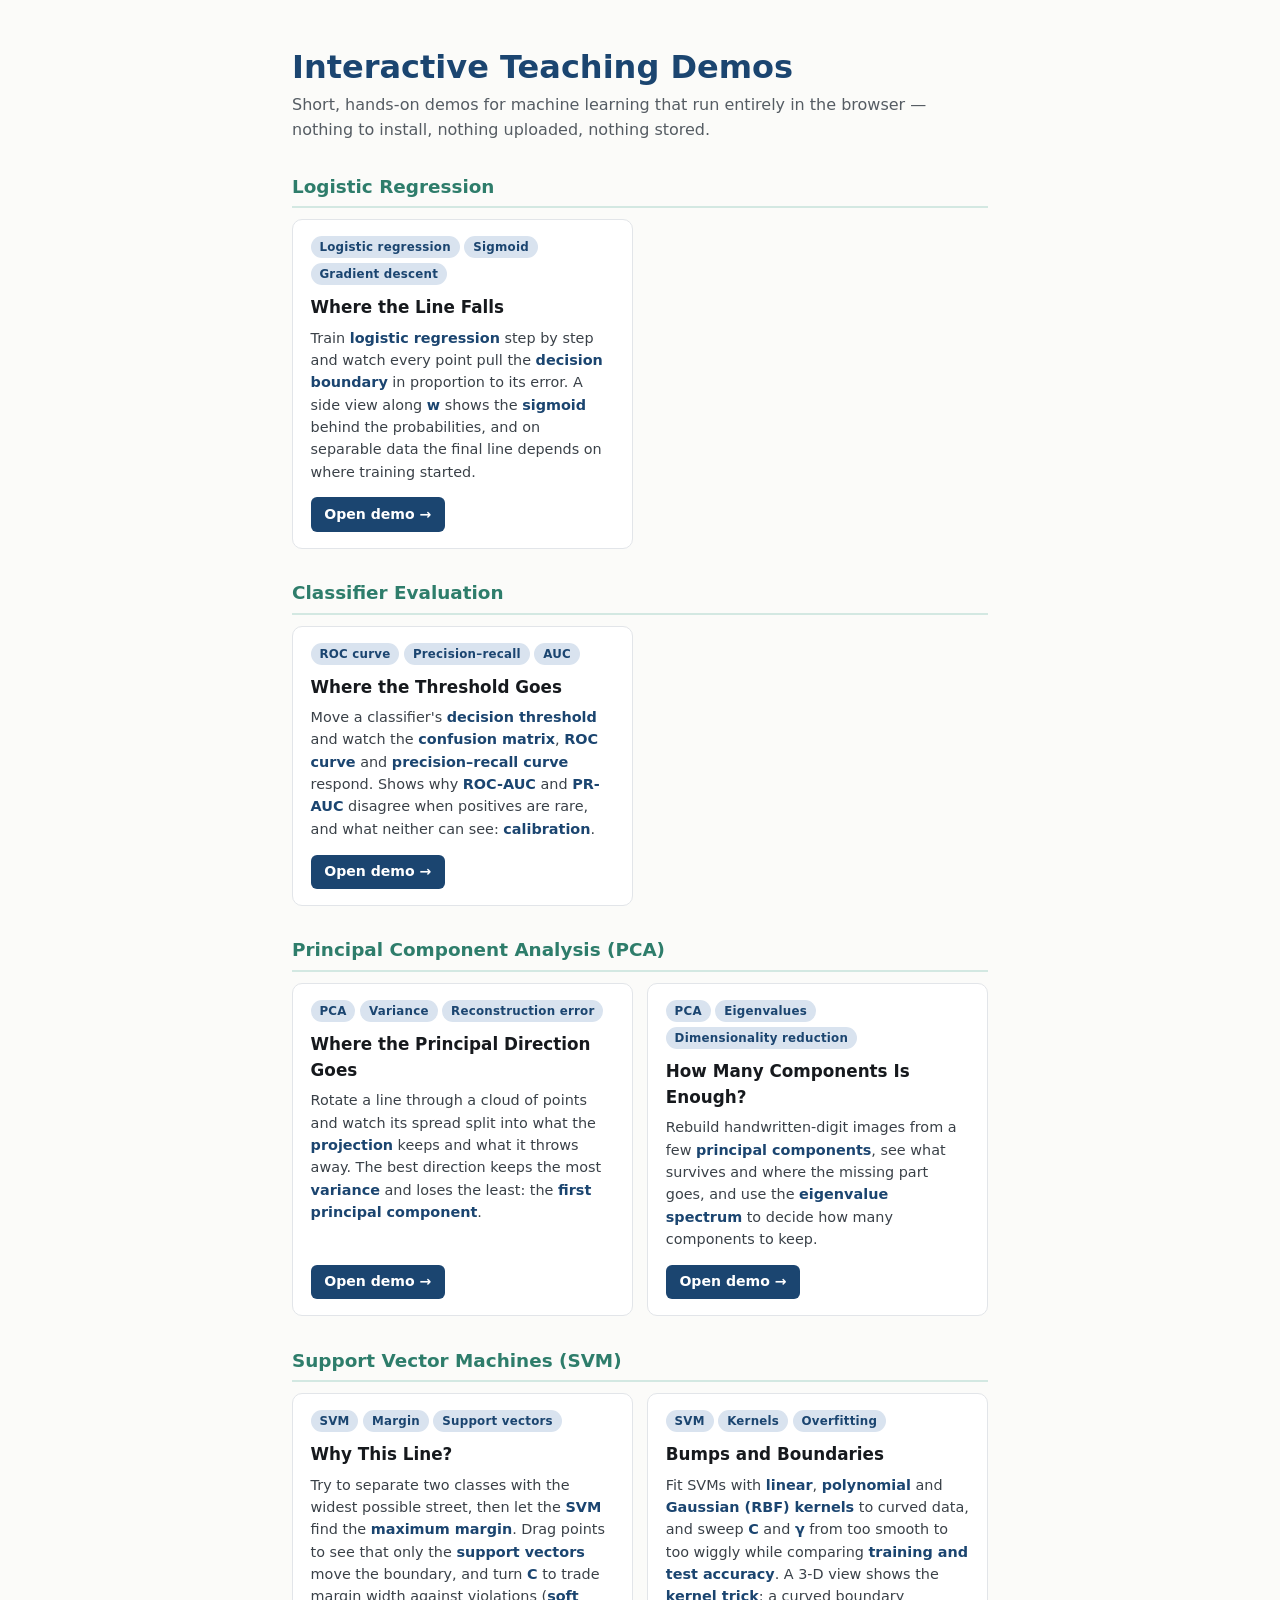
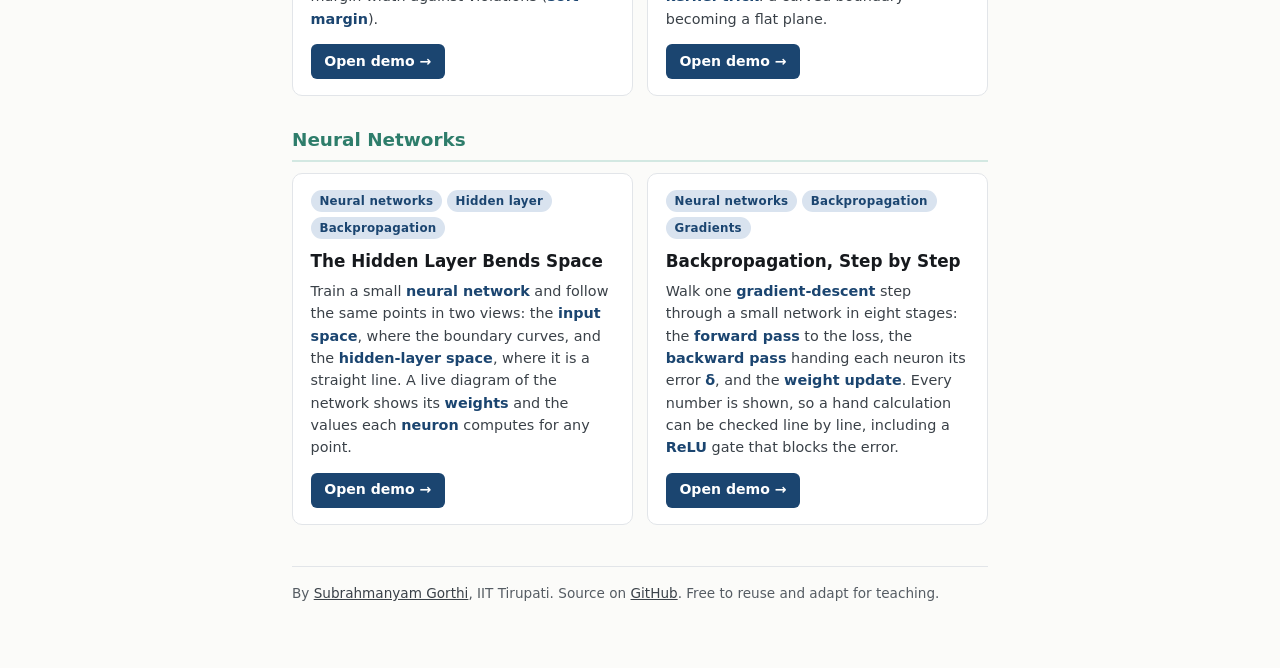
<file: index.html>
<!DOCTYPE html>
<html lang="en">
<head>
<meta charset="utf-8">
<meta name="viewport" content="width=device-width, initial-scale=1">
<title>Interactive Teaching Demos</title>
<meta name="description" content="Short, hands-on machine learning demos that run in the browser: logistic regression, ROC curves, PCA, support vector machines and neural networks.">
<style>
:root{
  --bg:#fbfbf9; --panel:#ffffff; --ink:#16191d; --ink-2:#3a4148; --muted:#555c63; --rule:#e2e5e9;
  --navy:#1b4570; --navy-hover:#13324f; --tag-bg:#d9e3ef; --teal:#2e7d6b; --teal-rule:#d3e8e2; --btn-ink:#ffffff;
}
@media (prefers-color-scheme: dark){
  :root{
    --bg:#14171a; --panel:#1b1f23; --ink:#e7e9ea; --ink-2:#c3c9ce; --muted:#99a1a9; --rule:#2b3138;
    --navy:#6fa9dd; --navy-hover:#8dbce6; --tag-bg:#22323f; --teal:#5fbfa6; --teal-rule:#24403a; --btn-ink:#10161c;
  }
}
*{box-sizing:border-box}
body{margin:0;background:var(--bg);color:var(--ink);
  font-family:system-ui,-apple-system,"Segoe UI",Roboto,Helvetica,Arial,sans-serif;line-height:1.55}
.td-demos{max-width:46rem;margin:0 auto;padding:3rem 1.25rem 4rem}
.td-demos h1{font-size:2rem;line-height:1.2;margin:0 0 .4rem;color:var(--navy)}
.td-demos .td-intro{margin:0 0 1.4rem;color:var(--muted);font-size:1rem}
.td-demos h3{font-size:1.15rem;font-weight:700;color:var(--teal);margin:1.9rem 0 .7rem;padding-bottom:.3rem;border-bottom:2px solid var(--teal-rule)}
.td-demos .td-grid{display:grid;grid-template-columns:repeat(2,minmax(0,1fr));gap:.9rem}
@media(max-width:600px){.td-demos .td-grid{grid-template-columns:1fr}}
.td-demos .td-card{display:flex;flex-direction:column;border:1px solid var(--rule);border-radius:10px;padding:1rem 1.1rem;background:var(--panel)}
.td-demos .td-card h4{font-size:1.05rem;margin:0 0 .4rem;color:var(--ink)}
.td-demos .td-card p{font-size:.9rem;margin:0 0 .9rem;color:var(--ink-2);flex:1}
.td-demos .td-card a{align-self:flex-start;font-size:.88rem;font-weight:600;color:var(--btn-ink);background:var(--navy);text-decoration:none;border-radius:6px;padding:.4rem .85rem}
.td-demos .td-card a:hover{background:var(--navy-hover)}
.td-demos .td-card a:focus-visible{outline:2px solid var(--navy);outline-offset:3px}
.td-demos .td-tags{display:flex;flex-wrap:wrap;gap:.3rem;margin:0 0 .55rem}
.td-demos .td-tag{font-size:.74rem;font-weight:700;letter-spacing:.02em;color:var(--navy);background:var(--tag-bg);border-radius:999px;padding:.12rem .55rem}
.td-demos .td-k{font-weight:600;color:var(--navy)}
footer{margin-top:2.6rem;padding-top:1rem;border-top:1px solid var(--rule);font-size:.85rem;color:var(--muted)}
footer a{color:var(--ink-2)}
</style>
</head>
<body>
<main class="td-demos">
  <h1>Interactive Teaching Demos</h1>
  <p class="td-intro">Short, hands-on demos for machine learning that run entirely in the browser &mdash; nothing to install, nothing uploaded, nothing stored.</p>

  <h3>Logistic Regression</h3>
  <div class="td-grid">
    <div class="td-card">
      <div class="td-tags"><span class="td-tag">Logistic regression</span><span class="td-tag">Sigmoid</span><span class="td-tag">Gradient descent</span></div>
      <h4>Where the Line Falls</h4>
      <p>Train <span class="td-k">logistic regression</span> step by step and watch every point pull the <span class="td-k">decision boundary</span> in proportion to its error. A side view along <span class="td-k">w</span> shows the <span class="td-k">sigmoid</span> behind the probabilities, and on separable data the final line depends on where training started.</p>
      <a href="logreg/">Open demo &rarr;</a>
    </div>
  </div>

  <h3>Classifier Evaluation</h3>
  <div class="td-grid">
    <div class="td-card">
      <div class="td-tags"><span class="td-tag">ROC curve</span><span class="td-tag">Precision&ndash;recall</span><span class="td-tag">AUC</span></div>
      <h4>Where the Threshold Goes</h4>
      <p>Move a classifier's <span class="td-k">decision threshold</span> and watch the <span class="td-k">confusion matrix</span>, <span class="td-k">ROC curve</span> and <span class="td-k">precision&ndash;recall curve</span> respond. Shows why <span class="td-k">ROC-AUC</span> and <span class="td-k">PR-AUC</span> disagree when positives are rare, and what neither can see: <span class="td-k">calibration</span>.</p>
      <a href="roc/">Open demo &rarr;</a>
    </div>
  </div>

  <h3>Principal Component Analysis (PCA)</h3>
  <div class="td-grid">
    <div class="td-card">
      <div class="td-tags"><span class="td-tag">PCA</span><span class="td-tag">Variance</span><span class="td-tag">Reconstruction error</span></div>
      <h4>Where the Principal Direction Goes</h4>
      <p>Rotate a line through a cloud of points and watch its spread split into what the <span class="td-k">projection</span> keeps and what it throws away. The best direction keeps the most <span class="td-k">variance</span> and loses the least: the <span class="td-k">first principal component</span>.</p>
      <a href="pca1/">Open demo &rarr;</a>
    </div>
    <div class="td-card">
      <div class="td-tags"><span class="td-tag">PCA</span><span class="td-tag">Eigenvalues</span><span class="td-tag">Dimensionality reduction</span></div>
      <h4>How Many Components Is Enough?</h4>
      <p>Rebuild handwritten-digit images from a few <span class="td-k">principal components</span>, see what survives and where the missing part goes, and use the <span class="td-k">eigenvalue spectrum</span> to decide how many components to keep.</p>
      <a href="pca2/">Open demo &rarr;</a>
    </div>
  </div>

  <h3>Support Vector Machines (SVM)</h3>
  <div class="td-grid">
    <div class="td-card">
      <div class="td-tags"><span class="td-tag">SVM</span><span class="td-tag">Margin</span><span class="td-tag">Support vectors</span></div>
      <h4>Why This Line?</h4>
      <p>Try to separate two classes with the widest possible street, then let the <span class="td-k">SVM</span> find the <span class="td-k">maximum margin</span>. Drag points to see that only the <span class="td-k">support vectors</span> move the boundary, and turn <span class="td-k">C</span> to trade margin width against violations (<span class="td-k">soft margin</span>).</p>
      <a href="svm1/">Open demo &rarr;</a>
    </div>
    <div class="td-card">
      <div class="td-tags"><span class="td-tag">SVM</span><span class="td-tag">Kernels</span><span class="td-tag">Overfitting</span></div>
      <h4>Bumps and Boundaries</h4>
      <p>Fit SVMs with <span class="td-k">linear</span>, <span class="td-k">polynomial</span> and <span class="td-k">Gaussian (RBF) kernels</span> to curved data, and sweep <span class="td-k">C</span> and <span class="td-k">&gamma;</span> from too smooth to too wiggly while comparing <span class="td-k">training and test accuracy</span>. A 3-D view shows the <span class="td-k">kernel trick</span>: a curved boundary becoming a flat plane.</p>
      <a href="svm2/">Open demo &rarr;</a>
    </div>
  </div>

  <h3>Neural Networks</h3>
  <div class="td-grid">
    <div class="td-card">
      <div class="td-tags"><span class="td-tag">Neural networks</span><span class="td-tag">Hidden layer</span><span class="td-tag">Backpropagation</span></div>
      <h4>The Hidden Layer Bends Space</h4>
      <p>Train a small <span class="td-k">neural network</span> and follow the same points in two views: the <span class="td-k">input space</span>, where the boundary curves, and the <span class="td-k">hidden-layer space</span>, where it is a straight line. A live diagram of the network shows its <span class="td-k">weights</span> and the values each <span class="td-k">neuron</span> computes for any point.</p>
      <a href="nn1/">Open demo &rarr;</a>
    </div>
    <div class="td-card">
      <div class="td-tags"><span class="td-tag">Neural networks</span><span class="td-tag">Backpropagation</span><span class="td-tag">Gradients</span></div>
      <h4>Backpropagation, Step by Step</h4>
      <p>Walk one <span class="td-k">gradient-descent</span> step through a small network in eight stages: the <span class="td-k">forward pass</span> to the loss, the <span class="td-k">backward pass</span> handing each neuron its error <span class="td-k">&delta;</span>, and the <span class="td-k">weight update</span>. Every number is shown, so a hand calculation can be checked line by line, including a <span class="td-k">ReLU</span> gate that blocks the error.</p>
      <a href="nn2/">Open demo &rarr;</a>
    </div>
  </div>

  <footer>
    By <a href="https://subrahmanyamgorthi.weebly.com/">Subrahmanyam Gorthi</a>, IIT Tirupati.
    Source on <a href="https://github.com/gorthi-iittp/teaching-demos">GitHub</a>. Free to reuse and adapt for teaching.
  </footer>
</main>
</body>
</html>
</file>
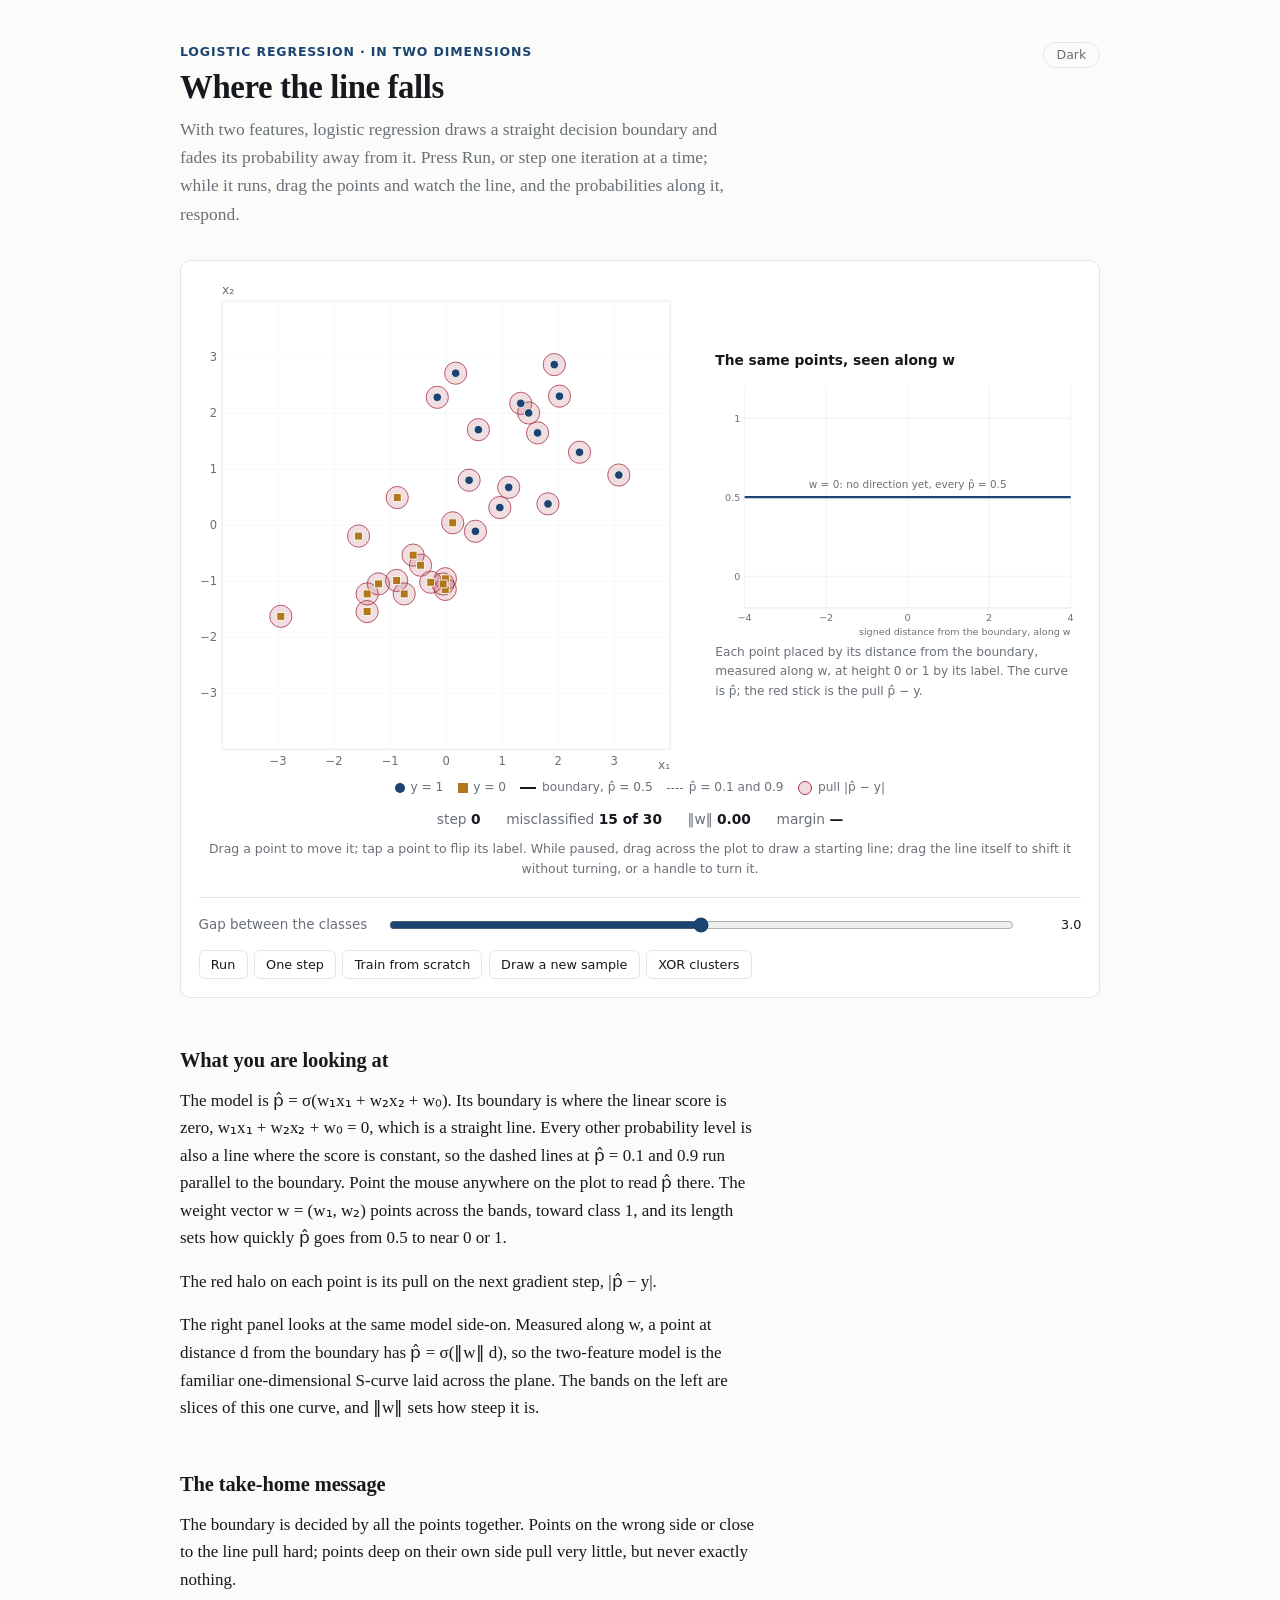
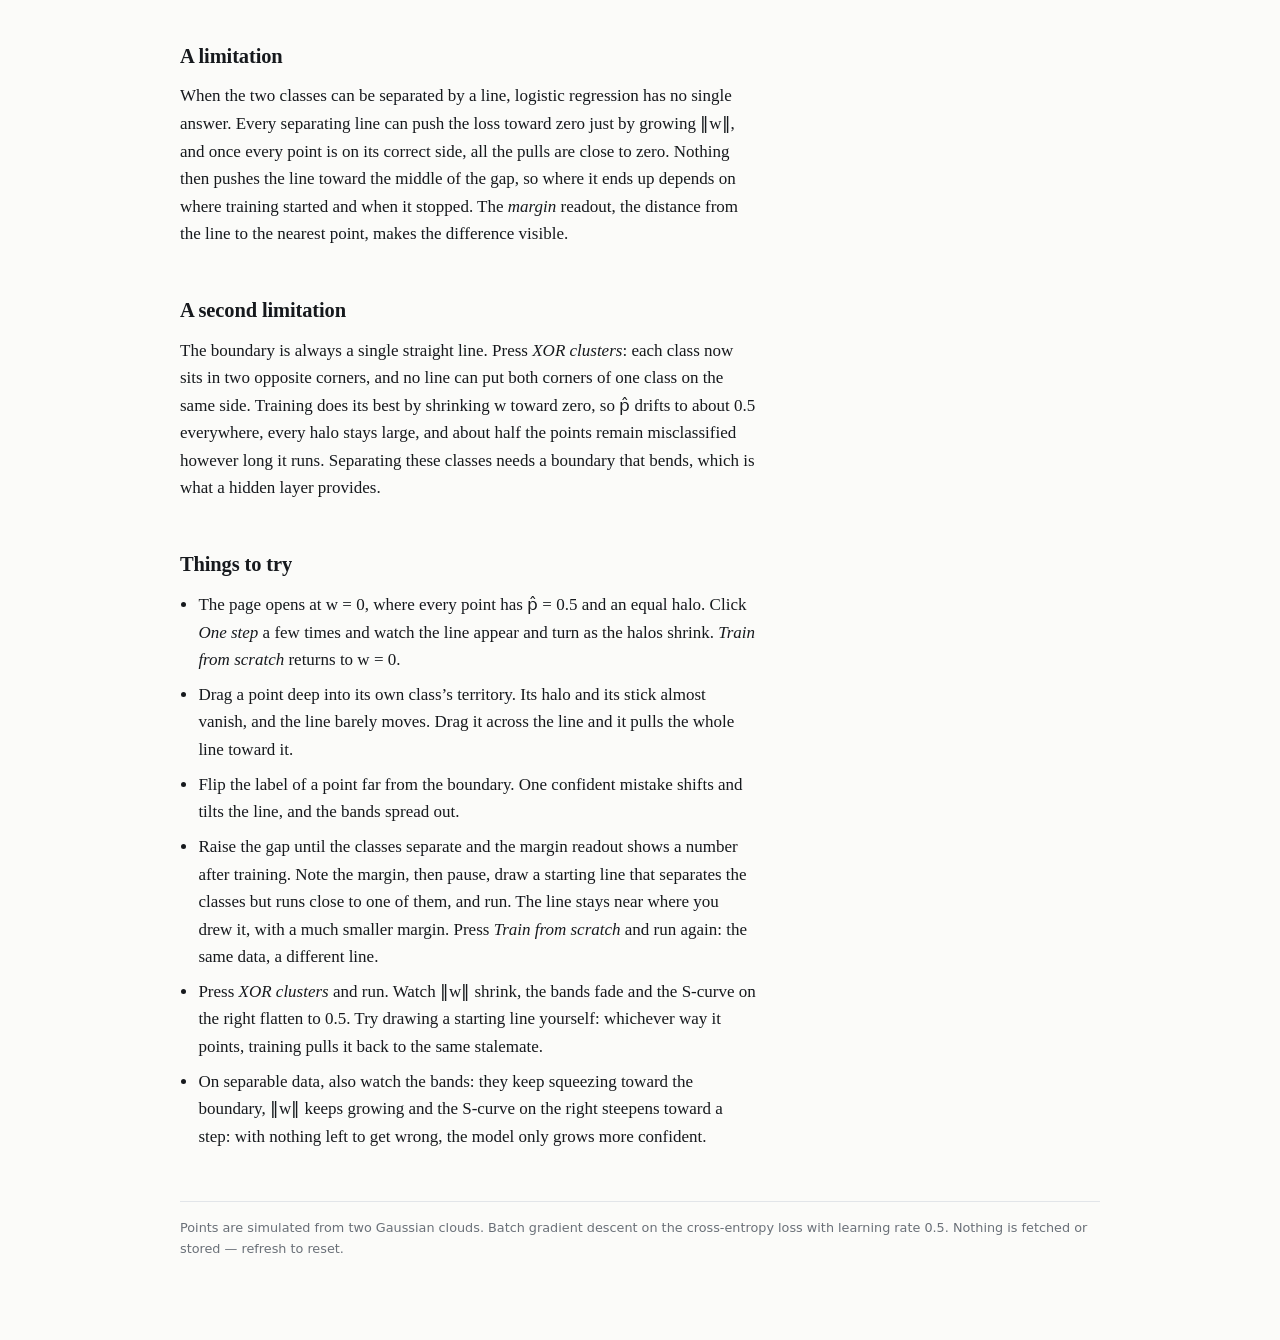
<file: logreg/index.html>
<!DOCTYPE html>
<html lang="en">
<head>
<meta charset="utf-8">
<meta name="viewport" content="width=device-width, initial-scale=1">
<title>Logistic Regression &middot; Where the line falls</title>
<style>
:root{
  --paper:#fbfbf9; --panel:#ffffff; --ink:#16191d; --muted:#6a7078;
  --rule:#e2e5e9; --grid:#eef1f4;
  --keep:#1b4570; --keep-soft:#d9e3ef;
  --lose:#a83246; --lose-soft:#f2dcdf;
  --pos:#1b4570; --neg:#b0781a;
  --dot:#33424f;
  --serif: Charter, "Bitstream Charter", "Sitka Text", Cambria, "Source Serif Pro", Georgia, serif;
  --sans: ui-sans-serif, system-ui, -apple-system, "Segoe UI", Roboto, Helvetica, Arial, sans-serif;
}
html[data-theme="dark"]{
  --paper:#14171a; --panel:#1b1f23; --ink:#e7e9ea; --muted:#99a1a9;
  --rule:#2b3138; --grid:#232a30;
  --keep:#6fa9dd; --keep-soft:#22323f;
  --lose:#e0808c; --lose-soft:#3a262a;
  --pos:#6fa9dd; --neg:#e2b25a;
  --dot:#b9c4cd;
}
*{box-sizing:border-box}
html{scroll-padding-top:1rem}
body{
  margin:0; background:var(--paper); color:var(--ink);
  font-family:var(--serif); font-size:17px; line-height:1.62;
  -webkit-text-size-adjust:100%;
}
.wrap{max-width:60rem; margin:0 auto; padding:2.6rem 1.25rem 5rem}
.prose{max-width:36rem}

h1{font-size:2.05rem; line-height:1.18; font-weight:600; letter-spacing:-.012em; margin:0 0 .5rem}
h2{font-size:1.28rem; font-weight:600; margin:2.9rem 0 .6rem; letter-spacing:-.006em}
p{margin:0 0 1rem}
.lede{font-size:1.09rem; color:var(--muted); max-width:34rem; margin-bottom:2rem}

.topbar{display:flex; justify-content:space-between; align-items:flex-start; gap:1rem}
.themebtn{
  font-family:var(--sans); font-size:.78rem; color:var(--muted);
  background:none; border:1px solid var(--rule); border-radius:999px;
  padding:.3rem .8rem; cursor:pointer; white-space:nowrap;
}
.themebtn:hover{color:var(--ink); border-color:var(--muted)}

/* ---------- panel ---------- */
.panel{
  background:var(--panel); border:1px solid var(--rule); border-radius:10px;
  padding:1.1rem; margin:0 0 1.1rem;
}
.stage{display:grid; grid-template-columns:minmax(0,1.15fr) minmax(0,1fr); gap:1.4rem; align-items:start}
@media(max-width:760px){ .stage{grid-template-columns:1fr; gap:1.1rem} }

svg{display:block; width:100%; height:auto; touch-action:none; -webkit-user-select:none; user-select:none}
#scatter text,#profile text{font-family:var(--sans)}
#scatter{cursor:grab}
#scatter.dragging{cursor:grabbing}

.readout{font-family:var(--sans)}
.bigrow{display:flex; align-items:baseline; gap:.5rem; margin-bottom:.15rem}
.bignum{font-size:2.5rem; font-weight:600; letter-spacing:-.02em; font-variant-numeric:tabular-nums; line-height:1}
.biglab{font-size:.85rem; color:var(--muted)}
.sub{font-size:.82rem; color:var(--muted); margin-bottom:1.05rem; min-height:2.5em}

.svmhead{font-size:.8rem; color:var(--muted); margin:1rem 0 .4rem; padding-top:.8rem; border-top:1px dotted var(--rule)}
.svmhead b{color:var(--ink); font-weight:600; font-variant-numeric:tabular-nums}
.barwrap{margin:0 0 .5rem}
.bar{display:flex; height:2.2rem; border-radius:4px; overflow:hidden; background:var(--grid)}
.bar .seg{flex:0 0 auto; transition:none}
.seg.keep{background:var(--keep)}
.seg.lose{background:var(--lose)}
.barkey{display:flex; justify-content:space-between; font-family:var(--sans); font-size:.78rem; margin-top:.4rem; gap:.75rem}
.barkey b{font-weight:600; font-variant-numeric:tabular-nums}
.k-keep{color:var(--keep)} .k-lose{color:var(--lose)}
.total{font-family:var(--sans); font-size:.78rem; color:var(--muted); margin-top:.55rem; padding-top:.5rem; border-top:1px dotted var(--rule); display:flex; justify-content:space-between}
.total b{font-variant-numeric:tabular-nums; color:var(--ink); font-weight:600}
.nosol{font-size:.8rem; color:var(--lose); margin:.2rem 0 .5rem}

table.mat{font-family:var(--sans); font-size:.8rem; border-collapse:collapse; margin-top:.9rem; font-variant-numeric:tabular-nums}
table.mat td{padding:.12rem .55rem .12rem 0; color:var(--muted)}
table.mat td.v{color:var(--ink); text-align:right; padding-right:.9rem}

/* ---------- controls ---------- */
.controls{border-top:1px solid var(--rule); margin-top:1.1rem; padding-top:1rem; font-family:var(--sans)}
.ctl{display:grid; grid-template-columns:11rem 1fr 3.6rem; gap:.75rem; align-items:center; margin-bottom:.55rem; font-size:.84rem}
.ctl label{color:var(--muted)}
.ctl .val{text-align:right; font-variant-numeric:tabular-nums; font-size:.8rem; color:var(--ink)}
@media(max-width:520px){ .ctl{grid-template-columns:8.5rem 1fr 3.2rem; font-size:.8rem} }

input[type=range]{width:100%; accent-color:var(--keep); height:1.15rem; background:transparent}
input[type=range]:focus-visible{outline:2px solid var(--keep); outline-offset:3px; border-radius:3px}

.btnrow{display:flex; flex-wrap:wrap; gap:.4rem; margin-top:.9rem}
button.act{
  font-family:var(--sans); font-size:.8rem; color:var(--ink); background:var(--panel);
  border:1px solid var(--rule); border-radius:6px; padding:.36rem .7rem; cursor:pointer;
}
button.act:hover{border-color:var(--muted)}
button.act:focus-visible{outline:2px solid var(--keep); outline-offset:2px}
button.act.on{background:var(--keep-soft); border-color:var(--keep); color:var(--ink)}
button.act:disabled{opacity:.45; cursor:default}
.presets{margin-top:.8rem; padding-top:.8rem; border-top:1px dotted var(--rule)}
.presets .plab{font-family:var(--sans); font-size:.76rem; color:var(--muted); margin-bottom:.4rem}

.hint{font-family:var(--sans); font-size:.78rem; color:var(--muted); margin:.55rem 0 0}
.legend{font-family:var(--sans); font-size:.76rem; color:var(--muted); display:flex; flex-wrap:wrap; gap:.9rem; margin-top:.35rem}
.legend span{display:inline-flex; align-items:center; gap:.35rem}
.sw{display:inline-block; width:.62rem; height:.62rem}
.sw.pos{background:var(--pos); border-radius:50%}
.sw.neg{background:var(--neg)}
.sw.ring{border:1.5px solid var(--ink); border-radius:50%; width:.8rem; height:.8rem}
.sw.slack{width:1rem; height:2px; background:var(--lose)}

/* ---------- prose extras ---------- */
ul{margin:0 0 1rem; padding-left:1.15rem}
li{margin-bottom:.45rem}
.eq{font-family:var(--sans); font-size:.92rem; background:var(--grid); border-radius:6px; padding:.7rem .85rem; margin:0 0 1rem; overflow-x:auto; white-space:nowrap}
.keepword{color:var(--keep); font-weight:600}
.loseword{color:var(--lose); font-weight:600}
footer{margin-top:3.2rem; padding-top:1rem; border-top:1px solid var(--rule); font-family:var(--sans); font-size:.8rem; color:var(--muted)}
@media(prefers-reduced-motion:reduce){ *{scroll-behavior:auto} }
.kicker{font-family:var(--sans); font-size:.78rem; font-weight:600; letter-spacing:.07em; text-transform:uppercase; color:var(--keep); margin:0 0 .4rem}
#plot text{font-family:var(--sans)}
#plot{cursor:crosshair}
#proj text{font-family:var(--sans)}
.stats{font-family:var(--sans); font-size:.86rem; color:var(--muted); display:flex; flex-wrap:wrap; justify-content:center; gap:.4rem 1.6rem; margin-top:.6rem; font-variant-numeric:tabular-nums}
.stats b{color:var(--ink); font-weight:600}
.legend{justify-content:center}
.hint{text-align:center}
.sw.halo{width:.9rem; height:.9rem; border-radius:50%; border:1.5px solid var(--lose); background:var(--lose-soft)}
.sw.bnd{width:1rem; height:2px; background:var(--ink)}
.sw.lvl{width:1rem; height:0; border-top:1px dashed var(--muted)}
.ctl{grid-template-columns:11rem 1fr 3.6rem}
@media(max-width:520px){ .ctl{grid-template-columns:8.5rem 1fr 3.2rem} }
.duo{grid-template-columns:minmax(0,1.35fr) minmax(0,1fr); align-items:center}
.sidehead{font-family:var(--sans); font-size:.86rem; font-weight:600; margin:0 0 .3rem}
.sidecap{font-family:var(--sans); font-size:.76rem; color:var(--muted); margin:.3rem 0 0}
@media(max-width:760px){ .duo{grid-template-columns:1fr} }
</style>
</head>
<body>
<div class="wrap">

  <div class="topbar">
    <div>
      <p class="kicker">Logistic Regression &middot; in two dimensions</p>
      <h1>Where the line falls</h1>
    </div>
    <button class="themebtn" id="theme" type="button">Dark</button>
  </div>
  <p class="lede">With two features, logistic regression draws a straight decision boundary and fades its probability away from it. Press Run, or step one iteration at a time; while it runs, drag the points and watch the line, and the probabilities along it, respond.</p>

  <div class="panel">
    <div class="stage duo">
      <div>
        <svg id="plot" viewBox="0 0 600 600" role="img" aria-label="Two classes of points, the logistic regression boundary and its probability bands"></svg>
      </div>
      <div class="side">
        <p class="sidehead">The same points, seen along w</p>
        <svg id="proj" viewBox="0 0 420 300" role="img" aria-label="Predicted probability against signed distance from the boundary, with the pull of each point"></svg>
        <p class="sidecap">Each point placed by its distance from the boundary, measured along w, at height 0 or 1 by its label. The curve is p&#770;; the red stick is the pull p&#770; &minus; y.</p>
      </div>
    </div>
    <div class="legend">
      <span><i class="sw pos"></i>y = 1</span>
      <span><i class="sw neg"></i>y = 0</span>
      <span><i class="sw bnd"></i>boundary, p&#770; = 0.5</span>
      <span><i class="sw lvl"></i>p&#770; = 0.1 and 0.9</span>
      <span><i class="sw halo"></i>pull |p&#770; &minus; y|</span>
    </div>
    <div class="stats">
      <span>step <b id="vT">0</b></span>
      <span>misclassified <b id="vE">—</b></span>
      <span>&#8214;w&#8214; <b id="vW">—</b></span>
      <span>margin <b id="vM">—</b></span>
    </div>
    <p class="hint">Drag a point to move it; tap a point to flip its label. While paused, drag across the plot to draw a starting line; drag the line itself to shift it without turning, or a handle to turn it.</p>

    <div class="controls">
      <div class="ctl">
        <label for="gap">Gap between the classes</label>
        <input type="range" id="gap" min="0" max="6" step="0.1" value="3">
        <span class="val" id="gapV">3.0</span>
      </div>
      <div class="btnrow">
        <button class="act" id="runBtn" type="button">Run</button>
        <button class="act" id="stepBtn" type="button">One step</button>
        <button class="act" id="restartBtn" type="button">Train from scratch</button>
        <button class="act" id="resample" type="button">Draw a new sample</button>
        <button class="act" id="xorBtn" type="button">XOR clusters</button>
      </div>
    </div>
  </div>

  <div class="prose">
    <h2>What you are looking at</h2>
    <p>The model is p&#770; = &sigma;(w&#8321;x&#8321; + w&#8322;x&#8322; + w&#8320;). Its boundary is where the linear score is zero, w&#8321;x&#8321; + w&#8322;x&#8322; + w&#8320; = 0, which is a straight line. Every other probability level is also a line where the score is constant, so the dashed lines at p&#770; = 0.1 and 0.9 run parallel to the boundary. Point the mouse anywhere on the plot to read p&#770; there. The weight vector w = (w&#8321;, w&#8322;) points across the bands, toward class 1, and its length sets how quickly p&#770; goes from 0.5 to near 0 or 1.</p>
    <p>The red halo on each point is its pull on the next gradient step, |p&#770; &minus; y|.</p>
    <p>The right panel looks at the same model side-on. Measured along w, a point at distance d from the boundary has p&#770; = &sigma;(&#8214;w&#8214; d), so the two-feature model is the familiar one-dimensional S-curve laid across the plane. The bands on the left are slices of this one curve, and &#8214;w&#8214; sets how steep it is.</p>

    <h2>The take-home message</h2>
    <p>The boundary is decided by all the points together. Points on the wrong side or close to the line pull hard; points deep on their own side pull very little, but never exactly nothing.</p>

    <h2>A limitation</h2>
    <p>When the two classes can be separated by a line, logistic regression has no single answer. Every separating line can push the loss toward zero just by growing &#8214;w&#8214;, and once every point is on its correct side, all the pulls are close to zero. Nothing then pushes the line toward the middle of the gap, so where it ends up depends on where training started and when it stopped. The <em>margin</em> readout, the distance from the line to the nearest point, makes the difference visible.</p>

    <h2>A second limitation</h2>
    <p>The boundary is always a single straight line. Press <em>XOR clusters</em>: each class now sits in two opposite corners, and no line can put both corners of one class on the same side. Training does its best by shrinking w toward zero, so p&#770; drifts to about 0.5 everywhere, every halo stays large, and about half the points remain misclassified however long it runs. Separating these classes needs a boundary that bends, which is what a hidden layer provides.</p>

    <h2>Things to try</h2>
    <ul>
      <li>The page opens at w = 0, where every point has p&#770; = 0.5 and an equal halo. Click <em>One step</em> a few times and watch the line appear and turn as the halos shrink. <em>Train from scratch</em> returns to w = 0.</li>
      <li>Drag a point deep into its own class&rsquo;s territory. Its halo and its stick almost vanish, and the line barely moves. Drag it across the line and it pulls the whole line toward it.</li>
      <li>Flip the label of a point far from the boundary. One confident mistake shifts and tilts the line, and the bands spread out.</li>
      <li>Raise the gap until the classes separate and the margin readout shows a number after training. Note the margin, then pause, draw a starting line that separates the classes but runs close to one of them, and run. The line stays near where you drew it, with a much smaller margin. Press <em>Train from scratch</em> and run again: the same data, a different line.</li>
      <li>Press <em>XOR clusters</em> and run. Watch &#8214;w&#8214; shrink, the bands fade and the S-curve on the right flatten to 0.5. Try drawing a starting line yourself: whichever way it points, training pulls it back to the same stalemate.</li>
      <li>On separable data, also watch the bands: they keep squeezing toward the boundary, &#8214;w&#8214; keeps growing and the S-curve on the right steepens toward a step: with nothing left to get wrong, the model only grows more confident.</li>
    </ul>
  </div>

  <footer>
    Points are simulated from two Gaussian clouds. Batch gradient descent on the cross-entropy loss with learning rate 0.5. Nothing is fetched or stored &mdash; refresh to reset.
  </footer>
</div>

<script>
(function(){
"use strict";
var $ = function(id){ return document.getElementById(id); };
var NS = "http://www.w3.org/2000/svg";
function el(tag, a, p){ var e = document.createElementNS(NS, tag); for(var k in a) e.setAttribute(k, a[k]); if(p) p.appendChild(e); return e; }
function css(v){ return getComputedStyle(document.documentElement).getPropertyValue(v).trim(); }
function sig(z){ return z >= 0 ? 1/(1+Math.exp(-z)) : Math.exp(z)/(1+Math.exp(z)); }
function randn(){ var u = 1 - Math.random(), v = Math.random(); return Math.sqrt(-2*Math.log(u))*Math.cos(2*Math.PI*v); }

var R = 4, N_PER = 15, ETA = 0.5, STEPS_PER_FRAME = 2;
var pts = [], w = [0,0,0], t = 0, running = false, gap = 3, xor = false;   // w = (w1, w2, w0)
var DIR = [Math.cos(0.6), Math.sin(0.6)];

function generate(){
  pts = [];
  if(xor){
    // four clusters: class 1 where x1 and x2 have the same sign, class 0 where they differ
    var c = 0.9 + gap/3, sd = 0.55, k = 0;
    [[1,1,1],[-1,-1,1],[1,-1,0],[-1,1,0]].forEach(function(q, j){
      var n = j % 2 === 0 ? Math.ceil(N_PER/2) : Math.floor(N_PER/2);
      for(var i = 0; i < n; i++) pts.push({ x:clamp(q[0]*c + sd*randn()), y:clamp(q[1]*c + sd*randn()), c:q[2] });
    });
    return;
  }
  for(var i = 0; i < N_PER; i++){
    pts.push({ x:clamp(-gap/2*DIR[0] + randn()), y:clamp(-gap/2*DIR[1] + randn()), c:0 });
    pts.push({ x:clamp( gap/2*DIR[0] + randn()), y:clamp( gap/2*DIR[1] + randn()), c:1 });
  }
}
function clamp(v){ return Math.max(-R + 0.2, Math.min(R - 0.2, v)); }
function score(x, y){ return w[0]*x + w[1]*y + w[2]; }
function step(){
  var g = [0,0,0], n = pts.length; if(!n) return;
  pts.forEach(function(q){ var r = sig(score(q.x, q.y)) - q.c; g[0] += r*q.x; g[1] += r*q.y; g[2] += r; });
  for(var k = 0; k < 3; k++) w[k] -= ETA*g[k]/n;
  t++;
}

// ---------- geometry ----------
var S = { W:600, H:600, m:28 };
function sx(x){ return S.m + (x + R)/(2*R)*(S.W - 2*S.m); }
function sy(y){ return S.H - S.m - (y + R)/(2*R)*(S.H - 2*S.m); }
function ix(px){ return (px - S.m)/(S.W - 2*S.m)*2*R - R; }
function iy(py){ return (S.H - S.m - py)/(S.H - 2*S.m)*2*R - R; }

// clip a polygon to the half-plane sign*(score - level) >= 0
function clipHalf(poly, level, sign){
  var out = [], i;
  for(i = 0; i < poly.length; i++){
    var a = poly[i], b = poly[(i+1) % poly.length];
    var fa = sign*(score(a[0], a[1]) - level), fb = sign*(score(b[0], b[1]) - level);
    if(fa >= 0) out.push(a);
    if((fa >= 0) !== (fb >= 0)){ var tt = fa/(fa - fb); out.push([a[0] + tt*(b[0]-a[0]), a[1] + tt*(b[1]-a[1])]); }
  }
  return out;
}
function band(lo, hi){
  var poly = [[-R,-R],[R,-R],[R,R],[-R,R]];
  if(isFinite(lo)) poly = clipHalf(poly, lo, 1);
  if(isFinite(hi) && poly.length) poly = clipHalf(poly, hi, -1);
  return poly;
}
function polyAttr(poly){ return poly.map(function(q){ return sx(q[0]).toFixed(1) + "," + sy(q[1]).toFixed(1); }).join(" "); }
// segment of the line score = level inside the square
function levelSegment(level){
  var c = [[-R,-R],[R,-R],[R,R],[-R,R]], hits = [], i;
  for(i = 0; i < 4; i++){
    var a = c[i], b = c[(i+1)%4], fa = score(a[0],a[1]) - level, fb = score(b[0],b[1]) - level;
    if((fa >= 0) !== (fb >= 0)){ var tt = fa/(fa - fb); hits.push([a[0] + tt*(b[0]-a[0]), a[1] + tt*(b[1]-a[1])]); }
  }
  return hits.length >= 2 ? [hits[0], hits[1]] : null;
}

// ---------- render ----------
var svg = $("plot");
function render(){
  while(svg.firstChild) svg.removeChild(svg.firstChild);
  var cP = css("--pos"), cN = css("--neg"), cL = css("--lose"), cLs = css("--lose-soft"), cM = css("--muted"),
      cR = css("--rule"), cG = css("--grid"), cI = css("--ink"), cPan = css("--panel");
  var dark = document.documentElement.getAttribute("data-theme") === "dark";
  el("rect", { x:S.m, y:S.m, width:S.W-2*S.m, height:S.H-2*S.m, fill:cPan }, svg);

  var hasW = Math.hypot(w[0], w[1]) > 1e-6;
  var P = [0.1, 0.5, 0.9], L = P.map(function(p){ return Math.log(p/(1-p)); });
  if(hasW){
    var edges = [-Infinity].concat(L, [Infinity]);
    var alpha = [0.30, 0.12, 0.12, 0.30];
    for(var k = 0; k < 4; k++){
      var poly = band(edges[k], edges[k+1]);
      if(poly.length >= 3) el("polygon", { points:polyAttr(poly), fill:k < 2 ? cN : cP, "fill-opacity":alpha[k]*(dark ? 0.9 : 0.7) }, svg);
    }
  }
  [-3,-2,-1,0,1,2,3].forEach(function(v){
    el("line", { x1:sx(v), x2:sx(v), y1:S.m, y2:S.H-S.m, stroke:cG, "stroke-opacity":0.7 }, svg);
    el("line", { x1:S.m, x2:S.W-S.m, y1:sy(v), y2:sy(v), stroke:cG, "stroke-opacity":0.7 }, svg);
    var a = el("text", { x:sx(v), y:S.H-S.m+19, "text-anchor":"middle", "font-size":14, fill:cM }, svg); a.textContent = String(v).replace("-", "\u2212");
    var b = el("text", { x:S.m-6, y:sy(v)+5, "text-anchor":"end", "font-size":14, fill:cM }, svg); b.textContent = String(v).replace("-", "\u2212");
  });
  var xl = el("text", { x:S.W-S.m, y:S.H-4, "text-anchor":"end", "font-size":15, fill:cM }, svg); xl.textContent = "x\u2081";
  var yl = el("text", { x:S.m, y:S.m-8, "text-anchor":"start", "font-size":15, fill:cM }, svg); yl.textContent = "x\u2082";

  if(hasW){
    P.forEach(function(p, k){
      var seg = levelSegment(L[k]); if(!seg) return;
      var mid = p === 0.5;
      el("line", { x1:sx(seg[0][0]), y1:sy(seg[0][1]), x2:sx(seg[1][0]), y2:sy(seg[1][1]),
                   stroke:mid ? cI : cM, "stroke-width":mid ? 2.2 : 1.1, "stroke-dasharray":mid ? "" : "5 4" }, svg);
    });
    // label the 0.1 and 0.9 lines, unless they have squeezed too close to the boundary
    var nw = Math.hypot(w[0], w[1]), gapPx = L[2]/nw*(S.W - 2*S.m)/(2*R);
    if(gapPx > 26) [0, 2].forEach(function(k){
      var seg = levelSegment(L[k]); if(!seg) return;
      var top = sy(seg[0][1]) < sy(seg[1][1]) ? 0 : 1, a = seg[top], b = seg[1-top], f = 0.1;
      var lx = sx(a[0] + f*(b[0]-a[0])), ly = sy(a[1] + f*(b[1]-a[1]));
      var ox = (k === 0 ? -1 : 1)*w[0]/nw, oy = -(k === 0 ? -1 : 1)*w[1]/nw;   // push the label outward, away from the boundary
      var tx = el("text", { x:lx + 14*ox, y:ly + 14*oy + 4, "text-anchor":"middle", "font-size":13, fill:cI, "font-weight":600,
                            stroke:cPan, "stroke-width":3, "paint-order":"stroke" }, svg);
      tx.textContent = "p\u0302 = " + P[k];
    });
  }
  // halos then points
  pts.forEach(function(q){
    var pull = Math.abs(sig(score(q.x, q.y)) - q.c);
    if(pull > 0.03) el("circle", { cx:sx(q.x), cy:sy(q.y), r:5 + 17*pull, fill:cL, "fill-opacity":0.16, stroke:cL, "stroke-width":1.2, "stroke-opacity":0.8 }, svg);
  });
  pts.forEach(function(q){
    if(q.c) el("circle", { cx:sx(q.x), cy:sy(q.y), r:5.2, fill:cP, stroke:cPan, "stroke-width":1 }, svg);
    else el("rect", { x:sx(q.x)-4.8, y:sy(q.y)-4.8, width:9.6, height:9.6, fill:cN, stroke:cPan, "stroke-width":1 }, svg);
  });
  el("rect", { x:S.m, y:S.m, width:S.W-2*S.m, height:S.H-2*S.m, fill:"none", stroke:cR }, svg);
  if(hover){
    var hp = sig(score(hover[0], hover[1])), hx = sx(hover[0]), hy = sy(hover[1]);
    var right = hx > S.W - 120, up = hy < S.m + 30;
    var ht = el("text", { x:hx + (right ? -12 : 12), y:hy + (up ? 24 : -12), "text-anchor":right ? "end" : "start", "font-size":14, fill:cI, "font-weight":600,
                          stroke:cPan, "stroke-width":4, "paint-order":"stroke" }, svg);
    ht.textContent = "p\u0302 = " + hp.toFixed(2);
  }
  if(!running){ var hh = handles(); if(hh) hh.forEach(function(h){ el("circle", { cx:sx(h[0]), cy:sy(h[1]), r:7, fill:cPan, stroke:cI, "stroke-width":2 }, svg); }); }

  renderProj();
  var err = 0; pts.forEach(function(q){ if((score(q.x, q.y) >= 0 ? 1 : 0) !== q.c) err++; });
  $("vT").textContent = t.toLocaleString("en-US");
  $("vE").textContent = err + " of " + pts.length;
  $("vW").textContent = Math.hypot(w[0], w[1]).toFixed(2);
  var nw = Math.hypot(w[0], w[1]), mg = Infinity;
  if(nw > 1e-6 && !err) pts.forEach(function(q){ mg = Math.min(mg, (2*q.c - 1)*score(q.x, q.y)/nw); });
  $("vM").textContent = isFinite(mg) ? mg.toFixed(2) : "\u2014";
  $("runBtn").textContent = running ? "Pause" : "Run";
}

// ---------- side view along w ----------
var Q = { W:420, H:300, l:34, r:12, t:12, b:34, da:-4, db:4, ya:-0.2, yb:1.2 };
function qx(d){ return Q.l + (d - Q.da)/(Q.db - Q.da)*(Q.W - Q.l - Q.r); }
function qy(p){ return Q.t + (Q.yb - p)/(Q.yb - Q.ya)*(Q.H - Q.t - Q.b); }
var proj = $("proj");
function renderProj(){
  while(proj.firstChild) proj.removeChild(proj.firstChild);
  var cP = css("--pos"), cN = css("--neg"), cL = css("--lose"), cM = css("--muted"), cR = css("--rule"), cG = css("--grid"), cI = css("--ink");
  var nw = Math.hypot(w[0], w[1]);
  [-4,-2,0,2,4].forEach(function(v){
    el("line", { x1:qx(v), x2:qx(v), y1:Q.t, y2:Q.H-Q.b, stroke:cG }, proj);
    var tx = el("text", { x:qx(v), y:Q.H-Q.b+15, "text-anchor":"middle", "font-size":11, fill:cM }, proj); tx.textContent = String(v).replace("-", "\u2212");
  });
  [0, 0.5, 1].forEach(function(v){
    el("line", { x1:Q.l, x2:Q.W-Q.r, y1:qy(v), y2:qy(v), stroke:cG }, proj);
    var tx = el("text", { x:Q.l-5, y:qy(v)+4, "text-anchor":"end", "font-size":11, fill:cM }, proj); tx.textContent = String(v);
  });
  el("line", { x1:Q.l, x2:Q.W-Q.r, y1:Q.H-Q.b, y2:Q.H-Q.b, stroke:cR }, proj);
  var xl = el("text", { x:Q.W-Q.r, y:Q.H-3, "text-anchor":"end", "font-size":11, fill:cM }, proj);
  xl.textContent = "signed distance from the boundary, along w";
  if(nw < 1e-6){
    el("line", { x1:Q.l, x2:Q.W-Q.r, y1:qy(0.5), y2:qy(0.5), stroke:cP, "stroke-width":2.4 }, proj);
    var m = el("text", { x:(Q.l+Q.W-Q.r)/2, y:qy(0.5)-10, "text-anchor":"middle", "font-size":12, fill:cM }, proj);
    m.textContent = "w = 0: no direction yet, every p\u0302 = 0.5";
    return;
  }
  el("line", { x1:qx(0), x2:qx(0), y1:Q.t, y2:Q.H-Q.b, stroke:cI, "stroke-width":1.3, "stroke-dasharray":"2 3" }, proj);
  var d = "", i, x;
  for(i = 0; i <= 200; i++){ x = Q.da + i/200*(Q.db - Q.da); d += (i ? "L" : "M") + qx(x).toFixed(1) + " " + qy(sig(nw*x)).toFixed(1); }
  el("path", { d:d, fill:"none", stroke:cP, "stroke-width":2.4 }, proj);
  var lim = 0.12;
  pts.forEach(function(q){
    var dist = score(q.x, q.y)/nw, p = sig(nw*dist), dd = Math.max(Q.da + lim, Math.min(Q.db - lim, dist));
    if(Math.abs(p - q.c) > 3e-3) el("line", { x1:qx(dd), x2:qx(dd), y1:qy(q.c), y2:qy(p), stroke:cL, "stroke-width":2.4, "stroke-linecap":"round", opacity:0.75 }, proj);
  });
  pts.forEach(function(q){
    var dist = score(q.x, q.y)/nw, dd = Math.max(Q.da + lim, Math.min(Q.db - lim, dist));
    if(q.c) el("circle", { cx:qx(dd), cy:qy(1), r:4.2, fill:cP, "fill-opacity":0.85 }, proj);
    else el("rect", { x:qx(dd)-3.8, y:qy(0)-3.8, width:7.6, height:7.6, fill:cN, "fill-opacity":0.85 }, proj);
  });
}

// ---------- loop ----------
var dirty = true;
function frame(){
  if(running) for(var i = 0; i < STEPS_PER_FRAME; i++) step();
  if(running || dirty){ render(); dirty = false; }
  requestAnimationFrame(frame);
}

// ---------- editing ----------
var START_NORM = 10;   // a confident start: the effect needs a large ||w||
var drag = null;
function svgPt(e){ var q = svg.createSVGPoint(); q.x = e.clientX; q.y = e.clientY; return q.matrixTransform(svg.getScreenCTM().inverse()); }
function handles(){
  if(Math.hypot(w[0], w[1]) < 1e-6) return null;
  var seg = levelSegment(0); if(!seg) return null;
  var f = function(t){ return [seg[0][0] + t*(seg[1][0]-seg[0][0]), seg[0][1] + t*(seg[1][1]-seg[0][1])]; };
  return [f(0.15), f(0.85)];
}
function nearLine(q){
  var nw = Math.hypot(w[0], w[1]); if(nw < 1e-6) return false;
  var x = ix(q.x), y = iy(q.y);
  if(Math.abs(x) > R || Math.abs(y) > R) return false;
  return Math.abs(score(x, y))/nw*(S.W - 2*S.m)/(2*R) < 10;
}
function countErr(ww){ var e = 0; pts.forEach(function(q){ if((ww[0]*q.x + ww[1]*q.y + ww[2] >= 0 ? 1 : 0) !== q.c) e++; }); return e; }
// set w to a line through A and B with ||w|| = START_NORM
function setLine(A, B, refDir){
  var dx = B[0]-A[0], dy = B[1]-A[1], L = Math.hypot(dx, dy); if(L < 0.05) return;
  var n = [dy/L, -dx/L], c1 = [n[0]*START_NORM, n[1]*START_NORM, 0], c2 = [-c1[0], -c1[1], 0];
  c1[2] = -(c1[0]*A[0] + c1[1]*A[1]); c2[2] = -c1[2];
  var pick;
  if(refDir) pick = (c1[0]*refDir[0] + c1[1]*refDir[1] >= 0) ? c1 : c2;
  else pick = countErr(c1) <= countErr(c2) ? c1 : c2;
  w = pick; t = 0; dirty = true;
}
svg.addEventListener("pointerdown", function(e){
  var q = svgPt(e), i;
  if(!running){
    var h = handles();
    if(h) for(i = 0; i < 2; i++) if(Math.hypot(sx(h[i][0]) - q.x, sy(h[i][1]) - q.y) < 14){
      drag = { kind:"handle", fixed:h[1-i], ref:[w[0], w[1]] };
      svg.setPointerCapture(e.pointerId); e.preventDefault(); return;
    }
  }
  var best = -1, bd = 16;
  pts.forEach(function(p, k){ var d = Math.hypot(sx(p.x) - q.x, sy(p.y) - q.y); if(d < bd){ bd = d; best = k; } });
  if(best >= 0){ drag = { kind:"point", i:best, x0:q.x, y0:q.y, moved:false }; }
  else if(!running && nearLine(q)){ drag = { kind:"shift", P0:[ix(q.x), iy(q.y)], b0:w[2] }; }
  else if(!running){ drag = { kind:"draw", A:[ix(q.x), iy(q.y)], x0:q.x, y0:q.y }; }
  else return;
  svg.setPointerCapture(e.pointerId); e.preventDefault();
});
svg.addEventListener("pointermove", function(e){
  if(!drag) return;
  var q = svgPt(e), P = [clamp(ix(q.x)), clamp(iy(q.y))];
  if(drag.kind === "handle"){ setLine(drag.fixed, P, drag.ref); return; }
  if(drag.kind === "shift"){ w[2] = drag.b0 - (w[0]*(P[0] - drag.P0[0]) + w[1]*(P[1] - drag.P0[1])); t = 0; dirty = true; return; }
  if(drag.kind === "draw"){ if(Math.hypot(q.x - drag.x0, q.y - drag.y0) > 10) setLine(drag.A, P, null); return; }
  if(Math.hypot(q.x - drag.x0, q.y - drag.y0) > 4) drag.moved = true;
  if(drag.moved){ pts[drag.i].x = P[0]; pts[drag.i].y = P[1]; dirty = true; }
});
var hover = null;
svg.addEventListener("pointerleave", function(){ hover = null; dirty = true; });
svg.addEventListener("pointermove", function(e){
  var q0 = svgPt(e), hxv = ix(q0.x), hyv = iy(q0.y);
  var inside = Math.abs(hxv) <= R && Math.abs(hyv) <= R && e.pointerType === "mouse";
  hover = inside && !(drag && drag.kind !== "point") ? [hxv, hyv] : null; dirty = true;
  if(drag) return;
  var q = q0, c = "crosshair";
  if(!running){
    var h = handles();
    if(h && h.some(function(p){ return Math.hypot(sx(p[0]) - q.x, sy(p[1]) - q.y) < 14; })) c = "pointer";
    else if(nearLine(q)) c = "move";
  }
  svg.style.cursor = c;
});
svg.addEventListener("pointerup", function(){
  if(!drag) return;
  if(drag.kind === "point" && !drag.moved){ pts[drag.i].c = 1 - pts[drag.i].c; dirty = true; }
  drag = null;
});
svg.addEventListener("pointercancel", function(){ drag = null; });

// ---------- controls ----------
$("gap").addEventListener("input", function(){ gap = +this.value; $("gapV").textContent = gap.toFixed(1); });
$("gap").addEventListener("change", function(){ generate(); dirty = true; });
$("runBtn").addEventListener("click", function(){ running = !running; drag = null; dirty = true; });
$("stepBtn").addEventListener("click", function(){ running = false; step(); dirty = true; });
$("restartBtn").addEventListener("click", function(){ running = false; w = [0,0,0]; t = 0; dirty = true; });
$("xorBtn").addEventListener("click", function(){
  xor = !xor; this.classList.toggle("on", xor);
  this.textContent = xor ? "Back to two clouds" : "XOR clusters";
  running = false; generate(); w = [0,0,0]; t = 0; dirty = true;
});
$("resample").addEventListener("click", function(){ running = false; generate(); w = [0,0,0]; t = 0; dirty = true; });

var root = document.documentElement;
function setTheme(th){ root.setAttribute("data-theme", th); $("theme").textContent = th === "dark" ? "Light" : "Dark"; dirty = true; }
$("theme").addEventListener("click", function(){ setTheme(root.getAttribute("data-theme") === "dark" ? "light" : "dark"); });

generate();
requestAnimationFrame(frame);
setTheme(window.matchMedia && window.matchMedia("(prefers-color-scheme: dark)").matches ? "dark" : "light");
})();
</script>
</body>
</html>
</file>
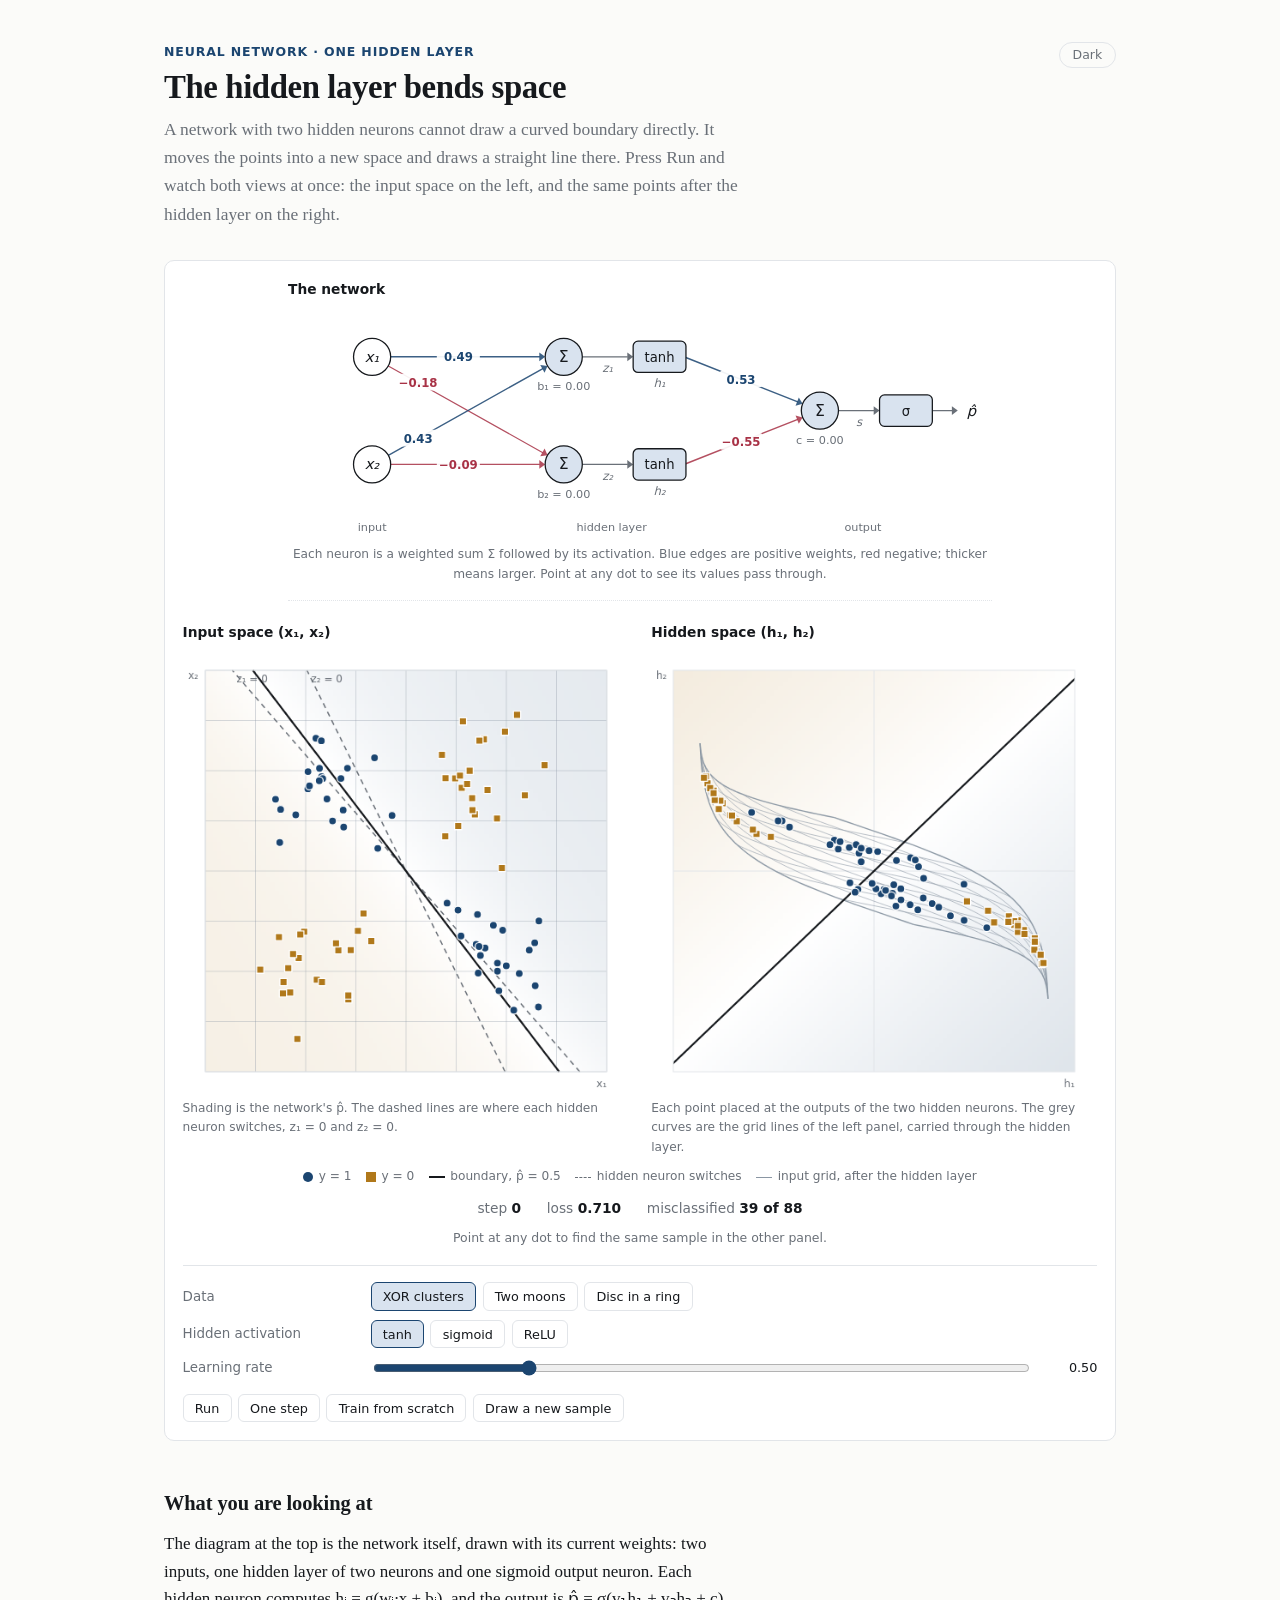
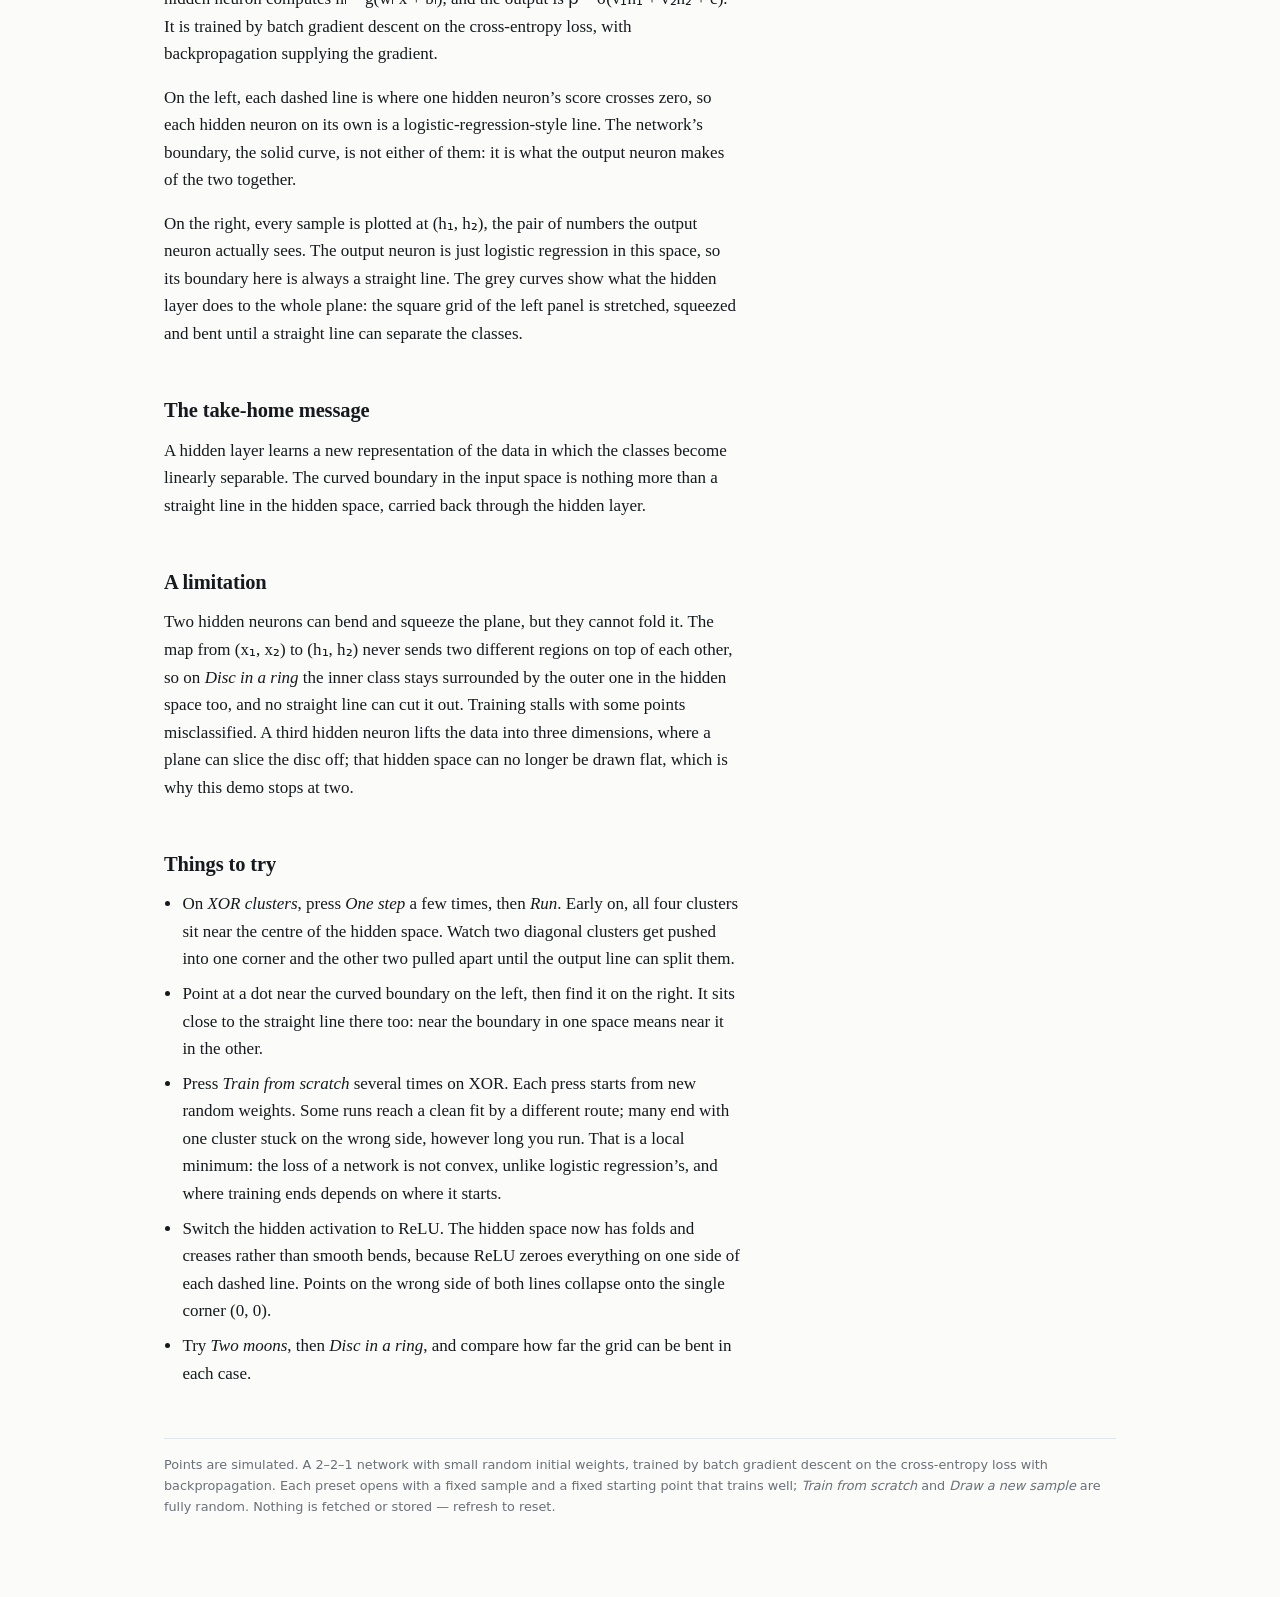
<file: nn/index.html>
<!DOCTYPE html>
<html lang="en">
<head>
<meta charset="utf-8">
<meta name="viewport" content="width=device-width, initial-scale=1">
<title>Neural Network &middot; The hidden layer bends space</title>
<style>
:root{
  --paper:#fbfbf9; --panel:#ffffff; --ink:#16191d; --muted:#6a7078;
  --rule:#e2e5e9; --grid:#eef1f4;
  --keep:#1b4570; --keep-soft:#d9e3ef;
  --lose:#a83246; --lose-soft:#f2dcdf;
  --pos:#1b4570; --neg:#b0781a;
  --warp:#8a96a3;
  --serif: Charter, "Bitstream Charter", "Sitka Text", Cambria, "Source Serif Pro", Georgia, serif;
  --sans: ui-sans-serif, system-ui, -apple-system, "Segoe UI", Roboto, Helvetica, Arial, sans-serif;
}
html[data-theme="dark"]{
  --paper:#14171a; --panel:#1b1f23; --ink:#e7e9ea; --muted:#99a1a9;
  --rule:#2b3138; --grid:#232a30;
  --keep:#6fa9dd; --keep-soft:#22323f;
  --lose:#e0808c; --lose-soft:#3a262a;
  --pos:#6fa9dd; --neg:#e2b25a;
  --warp:#5d6873;
}
*{box-sizing:border-box}
html{scroll-padding-top:1rem}
body{
  margin:0; background:var(--paper); color:var(--ink);
  font-family:var(--serif); font-size:17px; line-height:1.62;
  -webkit-text-size-adjust:100%;
}
.wrap{max-width:62rem; margin:0 auto; padding:2.6rem 1.25rem 5rem}
.prose{max-width:36rem}
h1{font-size:2.05rem; line-height:1.18; font-weight:600; letter-spacing:-.012em; margin:0 0 .5rem}
h2{font-size:1.28rem; font-weight:600; margin:2.9rem 0 .6rem; letter-spacing:-.006em}
p{margin:0 0 1rem}
.lede{font-size:1.09rem; color:var(--muted); max-width:36rem; margin-bottom:2rem}
.kicker{font-family:var(--sans); font-size:.78rem; font-weight:600; letter-spacing:.07em; text-transform:uppercase; color:var(--keep); margin:0 0 .4rem}
.topbar{display:flex; justify-content:space-between; align-items:flex-start; gap:1rem}
.themebtn{
  font-family:var(--sans); font-size:.78rem; color:var(--muted);
  background:none; border:1px solid var(--rule); border-radius:999px;
  padding:.3rem .8rem; cursor:pointer; white-space:nowrap;
}
.themebtn:hover{color:var(--ink); border-color:var(--muted)}
.themebtn:focus-visible{outline:2px solid var(--keep); outline-offset:2px}

.panel{background:var(--panel); border:1px solid var(--rule); border-radius:10px; padding:1.1rem; margin:0 0 1.1rem}
.stage{display:grid; grid-template-columns:minmax(0,1fr) minmax(0,1fr); gap:1.4rem; align-items:start}
@media(max-width:760px){ .stage{grid-template-columns:1fr; gap:1.1rem} }
canvas{display:block; width:100%; height:auto; aspect-ratio:1/1; touch-action:none}
.sidehead{font-family:var(--sans); font-size:.86rem; font-weight:600; margin:0 0 .3rem}
.sidecap{font-family:var(--sans); font-size:.76rem; color:var(--muted); margin:.3rem 0 0}
.netbox{max-width:44rem; margin:0 auto 1.2rem; padding-bottom:1rem; border-bottom:1px dotted var(--rule); text-align:center}
.netbox .sidehead{text-align:left}
.netbox .sidecap{text-align:center}
#net{display:block; width:100%; height:auto}
#net text{font-family:var(--sans)}

.legend{font-family:var(--sans); font-size:.76rem; color:var(--muted); display:flex; flex-wrap:wrap; justify-content:center; gap:.9rem; margin-top:.6rem}
.legend span{display:inline-flex; align-items:center; gap:.35rem}
.sw{display:inline-block; width:.62rem; height:.62rem}
.sw.pos{background:var(--pos); border-radius:50%}
.sw.neg{background:var(--neg)}
.sw.bnd{width:1rem; height:2px; background:var(--ink)}
.sw.hid{width:1rem; height:0; border-top:1.5px dashed var(--muted)}
.sw.warp{width:1rem; height:0; border-top:1px solid var(--warp)}
.stats{font-family:var(--sans); font-size:.86rem; color:var(--muted); display:flex; flex-wrap:wrap; justify-content:center; gap:.4rem 1.6rem; margin-top:.6rem; font-variant-numeric:tabular-nums}
.stats b{color:var(--ink); font-weight:600}
.hint{font-family:var(--sans); font-size:.78rem; color:var(--muted); margin:.55rem 0 0; text-align:center}

.controls{border-top:1px solid var(--rule); margin-top:1.1rem; padding-top:1rem; font-family:var(--sans)}
.ctl{display:grid; grid-template-columns:11rem 1fr 3.6rem; gap:.75rem; align-items:center; margin-bottom:.55rem; font-size:.84rem}
.ctl label,.ctl .lab{color:var(--muted)}
.ctl .val{text-align:right; font-variant-numeric:tabular-nums; font-size:.8rem; color:var(--ink)}
.ctl .choices{display:flex; flex-wrap:wrap; gap:.4rem; grid-column:2 / 4}
@media(max-width:520px){ .ctl{grid-template-columns:8.5rem 1fr 3.2rem; font-size:.8rem} }
input[type=range]{width:100%; accent-color:var(--keep); height:1.15rem; background:transparent}
input[type=range]:focus-visible{outline:2px solid var(--keep); outline-offset:3px; border-radius:3px}
.btnrow{display:flex; flex-wrap:wrap; gap:.4rem; margin-top:.9rem}
button.act{
  font-family:var(--sans); font-size:.8rem; color:var(--ink); background:var(--panel);
  border:1px solid var(--rule); border-radius:6px; padding:.36rem .7rem; cursor:pointer;
}
button.act:hover{border-color:var(--muted)}
button.act:focus-visible{outline:2px solid var(--keep); outline-offset:2px}
button.act.on{background:var(--keep-soft); border-color:var(--keep)}

ul{margin:0 0 1rem; padding-left:1.15rem}
li{margin-bottom:.45rem}
footer{margin-top:3.2rem; padding-top:1rem; border-top:1px solid var(--rule); font-family:var(--sans); font-size:.8rem; color:var(--muted)}
</style>
</head>
<body>
<div class="wrap">

  <div class="topbar">
    <div>
      <p class="kicker">Neural Network &middot; one hidden layer</p>
      <h1>The hidden layer bends space</h1>
    </div>
    <button class="themebtn" id="theme" type="button">Dark</button>
  </div>
  <p class="lede">A network with two hidden neurons cannot draw a curved boundary directly. It moves the points into a new space and draws a straight line there. Press Run and watch both views at once: the input space on the left, and the same points after the hidden layer on the right.</p>

  <div class="panel">
    <div class="netbox">
      <p class="sidehead">The network</p>
      <svg id="net" viewBox="0 0 720 240" role="img" aria-label="Diagram of the 2-2-1 network with its current weights"></svg>
      <p class="sidecap" id="netcap">Each neuron is a weighted sum &Sigma; followed by its activation. Blue edges are positive weights, red negative; thicker means larger. Point at any dot to see its values pass through.</p>
    </div>
    <div class="stage">
      <div>
        <p class="sidehead">Input space (x&#8321;, x&#8322;)</p>
        <canvas id="cin" aria-label="Input space with data points, the network's decision boundary and the two hidden neurons' lines"></canvas>
        <p class="sidecap">Shading is the network's p&#770;. The dashed lines are where each hidden neuron switches, z&#8321; = 0 and z&#8322; = 0.</p>
      </div>
      <div>
        <p class="sidehead">Hidden space (h&#8321;, h&#8322;)</p>
        <canvas id="chid" aria-label="Hidden space with the same points after the hidden layer, the warped input grid and the output neuron's straight boundary"></canvas>
        <p class="sidecap">Each point placed at the outputs of the two hidden neurons. The grey curves are the grid lines of the left panel, carried through the hidden layer.</p>
      </div>
    </div>
    <div class="legend">
      <span><i class="sw pos"></i>y = 1</span>
      <span><i class="sw neg"></i>y = 0</span>
      <span><i class="sw bnd"></i>boundary, p&#770; = 0.5</span>
      <span><i class="sw hid"></i>hidden neuron switches</span>
      <span><i class="sw warp"></i>input grid, after the hidden layer</span>
    </div>
    <div class="stats">
      <span>step <b id="vT">0</b></span>
      <span>loss <b id="vL">—</b></span>
      <span>misclassified <b id="vE">—</b></span>
    </div>
    <p class="hint">Point at any dot to find the same sample in the other panel.</p>

    <div class="controls">
      <div class="ctl">
        <span class="lab">Data</span>
        <div class="choices" id="dataBtns">
          <button class="act on" type="button" data-v="xor">XOR clusters</button>
          <button class="act" type="button" data-v="moons">Two moons</button>
          <button class="act" type="button" data-v="ring">Disc in a ring</button>
        </div>
      </div>
      <div class="ctl">
        <span class="lab">Hidden activation</span>
        <div class="choices" id="actBtns">
          <button class="act on" type="button" data-v="tanh">tanh</button>
          <button class="act" type="button" data-v="sigmoid">sigmoid</button>
          <button class="act" type="button" data-v="relu">ReLU</button>
        </div>
      </div>
      <div class="ctl">
        <label for="lr">Learning rate</label>
        <input type="range" id="lr" min="0.05" max="2" step="0.05" value="0.5">
        <span class="val" id="lrV">0.50</span>
      </div>
      <div class="btnrow">
        <button class="act" id="runBtn" type="button">Run</button>
        <button class="act" id="stepBtn" type="button">One step</button>
        <button class="act" id="restartBtn" type="button">Train from scratch</button>
        <button class="act" id="resample" type="button">Draw a new sample</button>
      </div>
    </div>
  </div>

  <div class="prose">
    <h2>What you are looking at</h2>
    <p>The diagram at the top is the network itself, drawn with its current weights: two inputs, one hidden layer of two neurons and one sigmoid output neuron. Each hidden neuron computes h&#7522; = g(w&#7522;&middot;x + b&#7522;), and the output is p&#770; = &sigma;(v&#8321;h&#8321; + v&#8322;h&#8322; + c). It is trained by batch gradient descent on the cross-entropy loss, with backpropagation supplying the gradient.</p>
    <p>On the left, each dashed line is where one hidden neuron&rsquo;s score crosses zero, so each hidden neuron on its own is a logistic-regression-style line. The network&rsquo;s boundary, the solid curve, is not either of them: it is what the output neuron makes of the two together.</p>
    <p>On the right, every sample is plotted at (h&#8321;, h&#8322;), the pair of numbers the output neuron actually sees. The output neuron is just logistic regression in this space, so its boundary here is always a straight line. The grey curves show what the hidden layer does to the whole plane: the square grid of the left panel is stretched, squeezed and bent until a straight line can separate the classes.</p>

    <h2>The take-home message</h2>
    <p>A hidden layer learns a new representation of the data in which the classes become linearly separable. The curved boundary in the input space is nothing more than a straight line in the hidden space, carried back through the hidden layer.</p>

    <h2>A limitation</h2>
    <p>Two hidden neurons can bend and squeeze the plane, but they cannot fold it. The map from (x&#8321;, x&#8322;) to (h&#8321;, h&#8322;) never sends two different regions on top of each other, so on <em>Disc in a ring</em> the inner class stays surrounded by the outer one in the hidden space too, and no straight line can cut it out. Training stalls with some points misclassified. A third hidden neuron lifts the data into three dimensions, where a plane can slice the disc off; that hidden space can no longer be drawn flat, which is why this demo stops at two.</p>

    <h2>Things to try</h2>
    <ul>
      <li>On <em>XOR clusters</em>, press <em>One step</em> a few times, then <em>Run</em>. Early on, all four clusters sit near the centre of the hidden space. Watch two diagonal clusters get pushed into one corner and the other two pulled apart until the output line can split them.</li>
      <li>Point at a dot near the curved boundary on the left, then find it on the right. It sits close to the straight line there too: near the boundary in one space means near it in the other.</li>
      <li>Press <em>Train from scratch</em> several times on XOR. Each press starts from new random weights. Some runs reach a clean fit by a different route; many end with one cluster stuck on the wrong side, however long you run. That is a local minimum: the loss of a network is not convex, unlike logistic regression&rsquo;s, and where training ends depends on where it starts.</li>
      <li>Switch the hidden activation to ReLU. The hidden space now has folds and creases rather than smooth bends, because ReLU zeroes everything on one side of each dashed line. Points on the wrong side of both lines collapse onto the single corner (0, 0).</li>
      <li>Try <em>Two moons</em>, then <em>Disc in a ring</em>, and compare how far the grid can be bent in each case.</li>
    </ul>
  </div>

  <footer>
    Points are simulated. A 2&ndash;2&ndash;1 network with small random initial weights, trained by batch gradient descent on the cross-entropy loss with backpropagation. Each preset opens with a fixed sample and a fixed starting point that trains well; <em>Train from scratch</em> and <em>Draw a new sample</em> are fully random. Nothing is fetched or stored &mdash; refresh to reset.
  </footer>
</div>

<script>
(function(){
"use strict";
var $ = function(id){ return document.getElementById(id); };
function css(v){ return getComputedStyle(document.documentElement).getPropertyValue(v).trim(); }
function sig(z){ return z >= 0 ? 1/(1+Math.exp(-z)) : Math.exp(z)/(1+Math.exp(z)); }
function mulberry(a){ return function(){ a |= 0; a = a + 0x6D2B79F5 | 0; var q = Math.imul(a ^ a >>> 15, 1 | a); q = q + Math.imul(q ^ q >>> 7, 61 | q) ^ q; return ((q ^ q >>> 14) >>> 0)/4294967296; }; }
var rnd = Math.random;
function seed(s){ rnd = mulberry(s); }
function freshSeed(){ return (Math.random()*4294967296) >>> 0; }
function randn(){ var u = 1 - rnd(), v = rnd(); return Math.sqrt(-2*Math.log(u))*Math.cos(2*Math.PI*v); }
function hex(c){ c = c.replace("#",""); if(c.length === 3) c = c.split("").map(function(x){return x+x;}).join("");
  return [parseInt(c.slice(0,2),16), parseInt(c.slice(2,4),16), parseInt(c.slice(4,6),16)]; }

var R = 3.5, STEPS_PER_FRAME = 3;
// Default sample and starting weights for each preset are seeded so that the first run
// shows a successful fit; "Train from scratch" and "Draw a new sample" use fresh random seeds.
var DATA_SEED = { xor:11, moons:12, ring:13 };
var INIT_SEED = { xortanh:1, xorsigmoid:30, xorrelu:1, moonstanh:6, moonssigmoid:6, moonsrelu:14, ringtanh:15, ringsigmoid:50, ringrelu:1 };
var data = "xor", act = "tanh", eta = 0.5;
var pts = [], t = 0, running = false, dirty = true, hover = -1;
var W, b, v, c;   // W: 2x2 (row i = hidden neuron i), b: 2, v: 2, c: scalar

// ---------- data ----------
function generate(s){
  seed(s); pts = [];
  var i, n;
  if(data === "xor"){
    var C = [[-1.5,-1.5,0],[1.5,1.5,0],[-1.5,1.5,1],[1.5,-1.5,1]];
    C.forEach(function(q){ for(i = 0; i < 22; i++) pts.push({ x:clamp(q[0] + 0.55*randn()), y:clamp(q[1] + 0.55*randn()), c:q[2] }); });
  } else if(data === "moons"){
    n = 55;
    for(i = 0; i < n; i++){
      var a = Math.PI*rnd();
      pts.push({ x:clamp(1.9*Math.cos(a) - 0.9 + 0.2*randn()), y:clamp(1.9*Math.sin(a) - 0.6 + 0.2*randn()), c:1 });
      a = Math.PI*rnd();
      pts.push({ x:clamp(0.9 - 1.9*Math.cos(a) + 0.2*randn()), y:clamp(0.6 - 1.9*Math.sin(a) + 0.2*randn()), c:0 });
    }
  } else {
    for(i = 0; i < 50; i++){
      var r = 1.1*Math.sqrt(rnd()), th = 2*Math.PI*rnd();
      pts.push({ x:r*Math.cos(th), y:r*Math.sin(th), c:1 });
      r = 2.1 + 0.8*rnd(); th = 2*Math.PI*rnd();
      pts.push({ x:clamp(r*Math.cos(th)), y:clamp(r*Math.sin(th)), c:0 });
    }
  }
}
function clamp(q){ return Math.max(-R + 0.15, Math.min(R - 0.15, q)); }

// ---------- network ----------
function g(z){ return act === "tanh" ? Math.tanh(z) : act === "sigmoid" ? sig(z) : Math.max(0, z); }
function gp(z, h){ return act === "tanh" ? 1 - h*h : act === "sigmoid" ? h*(1 - h) : (z > 0 ? 1 : 0); }
function init(sd){
  seed(sd);
  var s = act === "sigmoid" ? 0.9 : act === "relu" ? 0.6 : 0.35;
  W = [[s*randn(), s*randn()], [s*randn(), s*randn()]];
  b = act === "relu" ? [0.3, 0.3] : [0, 0];
  v = [0.5*randn(), 0.5*randn()]; c = 0; t = 0;
}
function hidden(x, y){
  var z1 = W[0][0]*x + W[0][1]*y + b[0], z2 = W[1][0]*x + W[1][1]*y + b[1];
  return [g(z1), g(z2), z1, z2];
}
function outp(h1, h2){ return sig(v[0]*h1 + v[1]*h2 + c); }
function step(){
  var n = pts.length, gW = [[0,0],[0,0]], gb = [0,0], gv = [0,0], gc = 0;
  pts.forEach(function(q){
    var H = hidden(q.x, q.y), p = outp(H[0], H[1]), d = p - q.c;
    gv[0] += d*H[0]; gv[1] += d*H[1]; gc += d;
    for(var i = 0; i < 2; i++){
      var dz = d*v[i]*gp(H[2+i], H[i]);
      gW[i][0] += dz*q.x; gW[i][1] += dz*q.y; gb[i] += dz;
    }
  });
  for(var i = 0; i < 2; i++){
    W[i][0] -= eta*gW[i][0]/n; W[i][1] -= eta*gW[i][1]/n; b[i] -= eta*gb[i]/n; v[i] -= eta*gv[i]/n;
  }
  c -= eta*gc/n; t++;
}
function stats(){
  var L = 0, E = 0;
  pts.forEach(function(q){
    var H = hidden(q.x, q.y), p = Math.min(1 - 1e-12, Math.max(1e-12, outp(H[0], H[1])));
    L -= q.c ? Math.log(p) : Math.log(1 - p);
    if((p >= 0.5 ? 1 : 0) !== q.c) E++;
  });
  return [L/pts.length, E];
}

// ---------- canvases ----------
var S = 520, M = 26, PW = S - 2*M;
function setup(cv){
  var dpr = Math.min(window.devicePixelRatio || 1, 2);
  cv.width = S*dpr; cv.height = S*dpr;
  var ctx = cv.getContext("2d"); ctx.setTransform(dpr, 0, 0, dpr, 0, 0); return ctx;
}
var cin = $("cin"), chid = $("chid"), X1 = setup(cin), X2 = setup(chid);
function ix(x){ return M + (x + R)/(2*R)*PW; }
function iy(y){ return S - M - (y + R)/(2*R)*PW; }
var hr = { lo0:-1.15, hi0:1.15, lo1:-1.15, hi1:1.15 };   // hidden-space view range
function hx(h){ return M + (h - hr.lo0)/(hr.hi0 - hr.lo0)*PW; }
function hy(h){ return S - M - (h - hr.lo1)/(hr.hi1 - hr.lo1)*PW; }
function setHiddenRange(){
  if(act === "tanh"){ hr = { lo0:-1.15, hi0:1.15, lo1:-1.15, hi1:1.15 }; return; }
  if(act === "sigmoid"){ hr = { lo0:-0.12, hi0:1.12, lo1:-0.12, hi1:1.12 }; return; }
  var m = 0.5;                      // ReLU: fit the data points; grid curves beyond are clipped
  pts.forEach(function(q){ var H = hidden(q.x, q.y); m = Math.max(m, H[0], H[1]); });
  m *= 1.12;                         // same scale on both axes keeps the geometry honest
  hr = { lo0:-0.06*m, hi0:m, lo1:-0.06*m, hi1:m };
}

var off = document.createElement("canvas"), G = 90; off.width = G; off.height = G;
var octx = off.getContext("2d"), img = octx.createImageData(G, G);
function tint(base, col, a){ return [base[0] + (col[0]-base[0])*a, base[1] + (col[1]-base[1])*a, base[2] + (col[2]-base[2])*a]; }
function paintField(ctx, fn){   // fn(u, v) -> p, with u, v in [0,1] across the plot
  var pan = hex(css("--panel")), cp = hex(css("--pos")), cn = hex(css("--neg"));
  var dark = document.documentElement.getAttribute("data-theme") === "dark", A = dark ? 0.2 : 0.26;
  for(var j = 0; j < G; j++) for(var i = 0; i < G; i++){
    var p = fn((i + 0.5)/G, 1 - (j + 0.5)/G), col = p >= 0.5 ? tint(pan, cp, A*(2*p - 1)) : tint(pan, cn, A*(1 - 2*p));
    var o = 4*(j*G + i); img.data[o] = col[0]; img.data[o+1] = col[1]; img.data[o+2] = col[2]; img.data[o+3] = 255;
  }
  octx.putImageData(img, 0, 0);
  ctx.imageSmoothingEnabled = true; ctx.drawImage(off, M, M, PW, PW);
}
// marching squares for p = 0.5 over the input square
function contour(ctx, fn, toX, toY, lo0, hi0, lo1, hi1){
  var N = 80, f = [], i, j;
  for(j = 0; j <= N; j++){ f.push([]); for(i = 0; i <= N; i++) f[j].push(fn(lo0 + (hi0-lo0)*i/N, lo1 + (hi1-lo1)*j/N) - 0.5); }
  function P(i0, j0, i1, j1){ var a = f[j0][i0], d = f[j1][i1], tt = a/(a - d);
    var u = i0 + (i1 - i0)*tt, w = j0 + (j1 - j0)*tt; return [toX(lo0 + (hi0-lo0)*u/N), toY(lo1 + (hi1-lo1)*w/N)]; }
  ctx.beginPath();
  for(j = 0; j < N; j++) for(i = 0; i < N; i++){
    var e = [], s0 = f[j][i] >= 0, s1 = f[j][i+1] >= 0, s2 = f[j+1][i+1] >= 0, s3 = f[j+1][i] >= 0;
    if(s0 !== s1) e.push(P(i,j,i+1,j));
    if(s1 !== s2) e.push(P(i+1,j,i+1,j+1));
    if(s2 !== s3) e.push(P(i+1,j+1,i,j+1));
    if(s3 !== s0) e.push(P(i,j+1,i,j));
    for(var k = 0; k + 1 < e.length; k += 2){ ctx.moveTo(e[k][0], e[k][1]); ctx.lineTo(e[k+1][0], e[k+1][1]); }
  }
  ctx.stroke();
}
function lineInSquare(a, bb, cc, lo, hi){   // a*x + bb*y + cc = 0 clipped to [lo,hi]^2
  var hits = [], cs = [[lo,lo],[hi,lo],[hi,hi],[lo,hi]];
  for(var i = 0; i < 4; i++){
    var p = cs[i], q = cs[(i+1)%4], fp = a*p[0] + bb*p[1] + cc, fq = a*q[0] + bb*q[1] + cc;
    if((fp >= 0) !== (fq >= 0)){ var tt = fp/(fp - fq); hits.push([p[0] + tt*(q[0]-p[0]), p[1] + tt*(q[1]-p[1])]); }
  }
  return hits.length >= 2 ? hits : null;
}
function frameBox(ctx){
  ctx.clearRect(0, 0, S, S);
  ctx.fillStyle = css("--panel"); ctx.fillRect(0, 0, S, S);
}
function dots(ctx, fx, fy, posOf){
  var cp = css("--pos"), cn = css("--neg"), pan = css("--panel"), ink = css("--ink");
  pts.forEach(function(q, k){
    var P = posOf(q), X = fx(P[0]), Y = fy(P[1]);
    ctx.lineWidth = 1.3; ctx.strokeStyle = pan;
    if(q.c){ ctx.fillStyle = cp; ctx.beginPath(); ctx.arc(X, Y, 4.6, 0, 2*Math.PI); ctx.fill(); ctx.stroke(); }
    else { ctx.fillStyle = cn; ctx.beginPath(); ctx.rect(X - 4.2, Y - 4.2, 8.4, 8.4); ctx.fill(); ctx.stroke(); }
    q["px" + (ctx === X1 ? 1 : 2)] = [X, Y];
  });
  if(hover >= 0){
    var P = posOf(pts[hover]); ctx.strokeStyle = ink; ctx.lineWidth = 2;
    ctx.beginPath(); ctx.arc(fx(P[0]), fy(P[1]), 10, 0, 2*Math.PI); ctx.stroke();
  }
}
function label(ctx, txt, x, y, align){
  ctx.font = "12px " + css("--sans"); ctx.fillStyle = css("--muted"); ctx.textAlign = align || "left"; ctx.fillText(txt, x, y);
}

function renderInput(){
  var ctx = X1; frameBox(ctx);
  paintField(ctx, function(u, w){ var x = -R + 2*R*u, y = -R + 2*R*w, H = hidden(x, y); return outp(H[0], H[1]); });
  // grid
  ctx.strokeStyle = css("--warp"); ctx.globalAlpha = 0.35; ctx.lineWidth = 1;
  for(var k = 0; k <= 8; k++){ var e = -R + 2*R*k/8;
    ctx.beginPath(); ctx.moveTo(ix(e), iy(-R)); ctx.lineTo(ix(e), iy(R)); ctx.moveTo(ix(-R), iy(e)); ctx.lineTo(ix(R), iy(e)); ctx.stroke(); }
  ctx.globalAlpha = 1;
  // hidden neurons' lines
  ctx.strokeStyle = css("--muted"); ctx.lineWidth = 1.5; ctx.setLineDash([6, 5]);
  for(var i = 0; i < 2; i++){
    var L = lineInSquare(W[i][0], W[i][1], b[i], -R, R);
    if(L){ ctx.beginPath(); ctx.moveTo(ix(L[0][0]), iy(L[0][1])); ctx.lineTo(ix(L[1][0]), iy(L[1][1])); ctx.stroke();
      var A = L[0][1] > L[1][1] ? L[0] : L[1]; label(ctx, "z" + (i ? "\u2082" : "\u2081") + " = 0", Math.min(S - M - 46, Math.max(M + 4, ix(A[0]) + 5)), Math.max(M + 14, iy(A[1]) + 14)); }
  }
  ctx.setLineDash([]);
  // network boundary
  ctx.strokeStyle = css("--ink"); ctx.lineWidth = 2.2;
  contour(ctx, function(x, y){ var H = hidden(x, y); return outp(H[0], H[1]); }, ix, iy, -R, R, -R, R);
  dots(ctx, ix, iy, function(q){ return [q.x, q.y]; });
  ctx.strokeStyle = css("--rule"); ctx.lineWidth = 1; ctx.strokeRect(M, M, PW, PW);
  label(ctx, "x\u2081", S - M, S - 8, "right"); label(ctx, "x\u2082", 6, M + 10);
}

function renderHidden(){
  var ctx = X2; setHiddenRange(); frameBox(ctx);
  paintField(ctx, function(u, w){ return outp(hr.lo0 + (hr.hi0 - hr.lo0)*u, hr.lo1 + (hr.hi1 - hr.lo1)*w); });
  ctx.save(); ctx.beginPath(); ctx.rect(M, M, PW, PW); ctx.clip();
  // axes through the origin
  ctx.strokeStyle = css("--rule"); ctx.lineWidth = 1;
  ctx.beginPath(); ctx.moveTo(hx(0), M); ctx.lineTo(hx(0), S - M); ctx.moveTo(M, hy(0)); ctx.lineTo(S - M, hy(0)); ctx.stroke();
  // warped grid
  ctx.strokeStyle = css("--warp"); ctx.lineWidth = 1;
  for(var k = 0; k <= 8; k++){
    var e = -R + 2*R*k/8, edge = (k === 0 || k === 8);
    ctx.globalAlpha = edge ? 0.95 : 0.6; ctx.lineWidth = edge ? 1.4 : 1;
    [0, 1].forEach(function(dir){
      ctx.beginPath();
      for(var s = 0; s <= 60; s++){
        var a = -R + 2*R*s/60, H = dir ? hidden(e, a) : hidden(a, e), X = hx(H[0]), Y = hy(H[1]);
        if(s) ctx.lineTo(X, Y); else ctx.moveTo(X, Y);
      }
      ctx.stroke();
    });
  }
  ctx.globalAlpha = 1;
  // output neuron's straight boundary
  var L = lineInSquare(v[0], v[1], c, Math.min(hr.lo0, hr.lo1) - 10, Math.max(hr.hi0, hr.hi1) + 10);
  if(L){ ctx.strokeStyle = css("--ink"); ctx.lineWidth = 2.2; ctx.beginPath(); ctx.moveTo(hx(L[0][0]), hy(L[0][1])); ctx.lineTo(hx(L[1][0]), hy(L[1][1])); ctx.stroke(); }
  dots(ctx, hx, hy, function(q){ var H = hidden(q.x, q.y); return [H[0], H[1]]; });
  ctx.restore();
  ctx.strokeStyle = css("--rule"); ctx.lineWidth = 1; ctx.strokeRect(M, M, PW, PW);
  label(ctx, "h\u2081", S - M, S - 8, "right"); label(ctx, "h\u2082", 6, M + 10);
}

// ---------- network diagram ----------
var NS = "http://www.w3.org/2000/svg", net = $("net");
function sel(tag, a, p){ var e = document.createElementNS(NS, tag); for(var k in a) e.setAttribute(k, a[k]); if(p) p.appendChild(e); return e; }
function stxt(p, x, y, s, o){ var e = sel("text", Object.assign({ x:x, y:y, "text-anchor":"middle" }, o || {}), p); e.textContent = s; return e; }
function fmt(x){ return (x < 0 ? "\u2212" : "") + Math.abs(x).toFixed(2); }
function renderNet(){
  while(net.firstChild) net.removeChild(net.firstChild);
  var ink = css("--ink"), mut = css("--muted"), pan = css("--panel"), kp = css("--keep"), ks = css("--keep-soft"), ls = css("--lose");
  var r = 19, BW = 54, BH = 32;
  var IN = [[86, 52], [86, 162]], SH = [[282, 52], [282, 162]], GH = [[380, 52], [380, 162]], SO = [544, 107], GO = [632, 107];
  var q = hover >= 0 ? pts[hover] : null, H = q ? hidden(q.x, q.y) : null, s = q ? v[0]*H[0] + v[1]*H[1] + c : null, P = q ? sig(s) : null;
  function arrowLine(x1, y1, x2, y2, col, sw, op){
    var dx = x2 - x1, dy = y2 - y1, L = Math.hypot(dx, dy), ux = dx/L, uy = dy/L, xe = x2 - ux*6, ye = y2 - uy*6;
    sel("line", { x1:x1, y1:y1, x2:xe, y2:ye, stroke:col, "stroke-width":sw, "stroke-linecap":"round", opacity:op }, net);
    sel("path", { d:"M" + x2 + "," + y2 + " L" + (xe - uy*4.5) + "," + (ye + ux*4.5) + " L" + (xe + uy*4.5) + "," + (ye - ux*4.5) + " Z", fill:col, opacity:op }, net);
  }
  function wedge(a, ar, bb, w, frac){   // weighted edge from a (radius or half-width ar) to circle bb
    var dx = bb[0] - a[0], dy = bb[1] - a[1], L = Math.hypot(dx, dy), ux = dx/L, uy = dy/L;
    var col = w >= 0 ? kp : ls, sw = (1 + 4.2*Math.min(Math.abs(w), 4)/4).toFixed(2);
    arrowLine(a[0] + ux*ar, a[1] + uy*ar, bb[0] - ux*r, bb[1] - uy*r, col, sw, 0.85);
    var mx = a[0] + dx*frac, my = a[1] + dy*frac;
    sel("rect", { x:mx - 22, y:my - 9, width:44, height:17, rx:3, fill:pan, opacity:0.92 }, net);
    stxt(net, mx, my + 4.5, fmt(w), { "font-size":12, fill:col, "font-weight":600 });
  }
  function value(x, y, s){ stxt(net, x, y, s, { "font-size":12.5, fill:ink, "font-weight":600 }); }
  function circ(p, name, fill){
    sel("circle", { cx:p[0], cy:p[1], r:r, fill:fill, stroke:ink, "stroke-width":1.3 }, net);
    stxt(net, p[0], p[1] + 5, name, { "font-size":name === "\u03a3" ? 16 : 15, fill:ink, "font-style":name === "\u03a3" ? "normal" : "italic" });
  }
  function box(p, name){
    sel("rect", { x:p[0] - BW/2, y:p[1] - BH/2, width:BW, height:BH, rx:5, fill:ks, stroke:ink, "stroke-width":1.3 }, net);
    stxt(net, p[0], p[1] + 5, name, { "font-size":13.5, fill:ink });
  }
  // weighted edges
  wedge(IN[0], r, SH[0], W[0][0], 0.45); wedge(IN[1], r, SH[1], W[1][1], 0.45);
  wedge(IN[0], r, SH[1], W[1][0], 0.24); wedge(IN[1], r, SH[0], W[0][1], 0.24);
  wedge([GH[0][0] + BW/2 - 2, GH[0][1]], 2, SO, v[0], 0.42); wedge([GH[1][0] + BW/2 - 2, GH[1][1]], 2, SO, v[1], 0.42);
  // unweighted links: sum -> activation -> output
  for(var i = 0; i < 2; i++){
    arrowLine(SH[i][0] + r, SH[i][1], GH[i][0] - BW/2, GH[i][1], mut, 1.3, 1);
    stxt(net, (SH[i][0] + GH[i][0] - BW/2 + r)/2, SH[i][1] + 16, "z" + (i ? "\u2082" : "\u2081"), { "font-size":12, fill:mut, "font-style":"italic" });
  }
  arrowLine(SO[0] + r, SO[1], GO[0] - BW/2, GO[1], mut, 1.3, 1);
  stxt(net, (SO[0] + r + GO[0] - BW/2)/2, SO[1] + 16, "s", { "font-size":12, fill:mut, "font-style":"italic" });
  arrowLine(GO[0] + BW/2, GO[1], GO[0] + BW/2 + 26, GO[1], mut, 1.3, 1);
  stxt(net, GO[0] + BW/2 + 40, GO[1] + 5, "p\u0302", { "font-size":15, fill:ink, "font-style":"italic" });
  // nodes
  circ(IN[0], "x\u2081", pan); circ(IN[1], "x\u2082", pan);
  for(i = 0; i < 2; i++){
    circ(SH[i], "\u03a3", ks); box(GH[i], act);
    stxt(net, SH[i][0], SH[i][1] + r + 15, "b" + (i ? "\u2082" : "\u2081") + " = " + fmt(b[i]), { "font-size":11.5, fill:mut });
    stxt(net, GH[i][0], GH[i][1] + BH/2 + 15, "h" + (i ? "\u2082" : "\u2081"), { "font-size":12, fill:mut, "font-style":"italic" });
  }
  circ(SO, "\u03a3", ks); box(GO, "\u03c3");
  stxt(net, SO[0], SO[1] + r + 15, "c = " + fmt(c), { "font-size":11.5, fill:mut });
  // values for the hovered sample
  if(q){
    value(IN[0][0] - r - 26, IN[0][1] + 4.5, fmt(q.x)); value(IN[1][0] - r - 26, IN[1][1] + 4.5, fmt(q.y));
    for(i = 0; i < 2; i++){
      value((SH[i][0] + GH[i][0] - BW/2 + r)/2, SH[i][1] - 8, fmt(H[2+i]));
      value(GH[i][0], GH[i][1] - BH/2 - 7, fmt(H[i]));
    }
    value((SO[0] + r + GO[0] - BW/2)/2, SO[1] - 8, fmt(s));
    value(GO[0] + BW/2 + 40, GO[1] - 16, P.toFixed(2));
  }
  stxt(net, IN[0][0], 230, "input", { "font-size":11.5, fill:mut });
  stxt(net, (SH[0][0] + GH[0][0])/2, 230, "hidden layer", { "font-size":11.5, fill:mut });
  stxt(net, (SO[0] + GO[0])/2, 230, "output", { "font-size":11.5, fill:mut });
  if(q){
    var ok = (P >= 0.5 ? 1 : 0) === q.c;
    stxt(net, GO[0] + BW/2 + 40, GO[1] + 34, "y = " + q.c, { "font-size":11.5, fill:mut });
    stxt(net, GO[0] + BW/2 + 40, GO[1] + 49, ok ? "correct" : "wrong", { "font-size":11.5, fill:ok ? kp : ls, "font-weight":600 });
  }
}

function render(){
  renderInput(); renderHidden(); renderNet();
  var st = stats();
  $("vT").textContent = t; $("vL").textContent = st[0].toFixed(3); $("vE").textContent = st[1] + " of " + pts.length;
  $("runBtn").textContent = running ? "Pause" : "Run"; $("runBtn").classList.toggle("on", running);
}
function frame(){
  if(running){ var n = t < 150 ? 1 : t < 600 ? STEPS_PER_FRAME : 3*STEPS_PER_FRAME;   // slow at first, so the early motion can be followed
    for(var k = 0; k < n; k++) step(); dirty = true; }
  if(dirty){ render(); dirty = false; }
  requestAnimationFrame(frame);
}

// ---------- hover link ----------
function nearest(cv, e, key){
  var r = cv.getBoundingClientRect(), x = (e.clientX - r.left)/r.width*S, y = (e.clientY - r.top)/r.height*S, best = -1, bd = 14;
  pts.forEach(function(q, k){ var p = q[key]; if(!p) return; var d = Math.hypot(p[0] - x, p[1] - y); if(d < bd){ bd = d; best = k; } });
  return best;
}
[[cin, "px1"], [chid, "px2"]].forEach(function(pair){
  pair[0].addEventListener("pointermove", function(e){ var k = nearest(pair[0], e, pair[1]); if(k !== hover){ hover = k; dirty = true; } pair[0].style.cursor = k >= 0 ? "pointer" : "default"; });
  pair[0].addEventListener("pointerdown", function(e){ var k = nearest(pair[0], e, pair[1]); if(k !== hover){ hover = k; dirty = true; } });
  pair[0].addEventListener("pointerleave", function(){ if(hover >= 0){ hover = -1; dirty = true; } });
});

// ---------- controls ----------
function choice(id, set){
  var box = $(id);
  box.addEventListener("click", function(e){
    var bt = e.target.closest("button"); if(!bt) return;
    Array.prototype.forEach.call(box.children, function(x){ x.classList.toggle("on", x === bt); });
    set(bt.getAttribute("data-v")); running = false; hover = -1; generate(DATA_SEED[data]); init(INIT_SEED[data + act] || 1); dirty = true;
  });
}
choice("dataBtns", function(val){ data = val; });
choice("actBtns", function(val){ act = val; });
$("lr").addEventListener("input", function(){ eta = +this.value; $("lrV").textContent = eta.toFixed(2); });
$("runBtn").addEventListener("click", function(){ running = !running; dirty = true; });
$("stepBtn").addEventListener("click", function(){ running = false; step(); dirty = true; });
$("restartBtn").addEventListener("click", function(){ running = false; init(freshSeed()); dirty = true; });
$("resample").addEventListener("click", function(){ running = false; hover = -1; generate(freshSeed()); init(freshSeed()); dirty = true; });

var root = document.documentElement;
function setTheme(th){ root.setAttribute("data-theme", th); $("theme").textContent = th === "dark" ? "Light" : "Dark"; dirty = true; }
$("theme").addEventListener("click", function(){ setTheme(root.getAttribute("data-theme") === "dark" ? "light" : "dark"); });

generate(DATA_SEED[data]); init(INIT_SEED[data + act] || 1);
setTheme(window.matchMedia && window.matchMedia("(prefers-color-scheme: dark)").matches ? "dark" : "light");
requestAnimationFrame(frame);
})();
</script>
</body>
</html>
</file>
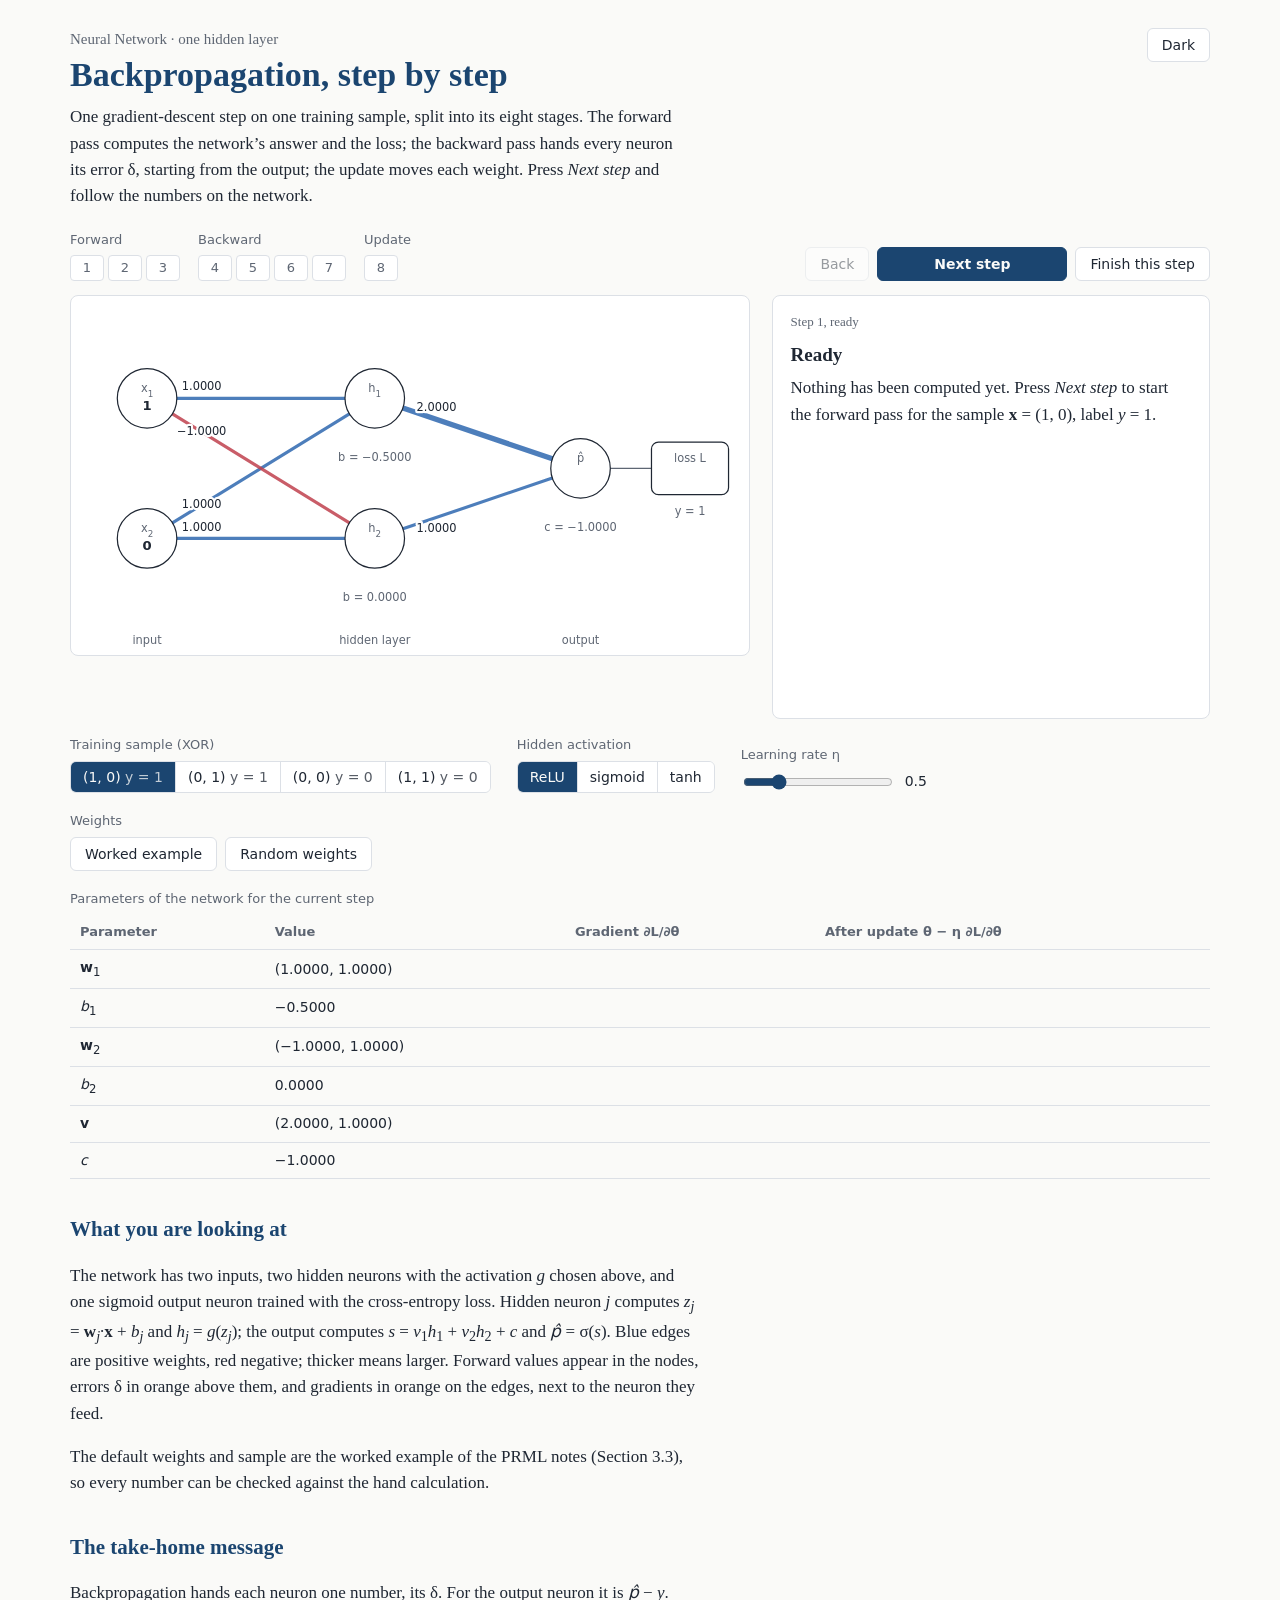
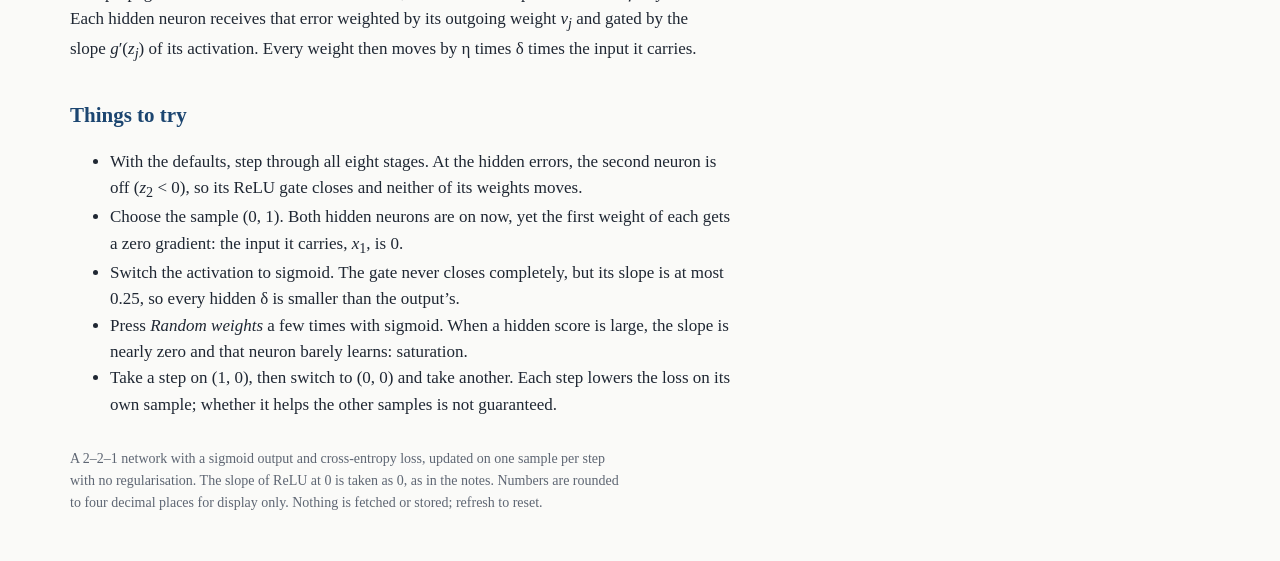
<file: nn2/index.html>
<!DOCTYPE html>
<html lang="en">
<head>
<meta charset="utf-8">
<meta name="viewport" content="width=device-width, initial-scale=1, viewport-fit=cover">
<title>Neural Network · Backpropagation, step by step</title>
<style>
:root{
  --bg:#FAFAF8; --surface:#FFFFFF; --ink:#1F2733; --muted:#5E6673; --rule:#DCE0E6;
  --navy:#1B4570; --pos:#2F68B0; --neg:#C0414E; --coral:#D9663B; --coral-soft:#FBEDE6;
  --teal:#2E7D6B; --teal-soft:#E4F2EE; --node:#FFFFFF; --off:#E9ECF0;
  color-scheme:light;
}
@media (prefers-color-scheme:dark){
  :root:not([data-theme="light"]){
    --bg:#151B24; --surface:#1C2430; --ink:#E5E9EF; --muted:#9AA4B2; --rule:#2F3A49;
    --navy:#8FB3E0; --pos:#6FA0E0; --neg:#E7737F; --coral:#F08C62; --coral-soft:#3A2A24;
    --teal:#5DBBA3; --teal-soft:#1E3631; --node:#1C2430; --off:#2A3340;
    color-scheme:dark;
  }
}
:root[data-theme="dark"]{
  --bg:#151B24; --surface:#1C2430; --ink:#E5E9EF; --muted:#9AA4B2; --rule:#2F3A49;
  --navy:#8FB3E0; --pos:#6FA0E0; --neg:#E7737F; --coral:#F08C62; --coral-soft:#3A2A24;
  --teal:#5DBBA3; --teal-soft:#1E3631; --node:#1C2430; --off:#2A3340;
  color-scheme:dark;
}
:root{box-sizing:border-box;padding-top:env(safe-area-inset-top,0px);padding-bottom:env(safe-area-inset-bottom,0px)}
*,*::before,*::after{box-sizing:inherit}
html{scroll-padding-top:env(safe-area-inset-top,0px)}
body{margin:0;background:var(--bg);color:var(--ink);
  font-family:Charter,"Bitstream Charter","XCharter","Iowan Old Style",Georgia,serif;
  font-size:17px;line-height:1.55}
.ui,button,select,input,table,.stage-track,.calc,svg text{font-family:system-ui,-apple-system,"Segoe UI",Roboto,sans-serif}
main{max-width:1180px;margin:0 auto;padding:28px 20px 48px}
header{display:flex;justify-content:space-between;align-items:flex-start;gap:16px}
.kicker{color:var(--muted);font-size:15px;margin:0 0 4px}
h1{font-size:34px;line-height:1.15;margin:0 0 10px;color:var(--navy);font-weight:700}
.lede{max-width:72ch;margin:0 0 20px;color:var(--ink)}
h2{font-size:21px;color:var(--navy);margin:34px 0 8px}
p,li{max-width:74ch}
.theme-btn{flex:none}
button{font-size:14px;border:1px solid var(--rule);background:var(--surface);color:var(--ink);
  padding:8px 14px;border-radius:6px;cursor:pointer}
button:hover{border-color:var(--muted)}
button:focus-visible,input:focus-visible,.chip:focus-visible,.seg button:focus-visible{outline:2px solid var(--pos);outline-offset:2px}
button.primary{background:var(--navy);border-color:var(--navy);color:var(--bg);font-weight:600}
button:disabled{opacity:.45;cursor:default}

/* stage track */
.stage-track{display:flex;gap:18px;flex-wrap:wrap;margin:6px 0 14px;font-size:13px;color:var(--muted)}
.phase{display:flex;flex-direction:column;gap:5px}
.phase-steps{display:flex;gap:4px}
.pip{width:34px;height:26px;border-radius:4px;border:1px solid var(--rule);background:var(--surface);
  color:var(--muted);font-size:13px;padding:0;display:grid;place-items:center}
.pip.done{color:var(--ink)}
.phase.fwd .pip.done{border-color:var(--navy)}
.phase.bwd .pip.done{border-color:var(--coral)}
.phase.upd .pip.done{border-color:var(--teal)}
.phase.fwd .pip.current{background:var(--navy);color:var(--bg);border-color:var(--navy)}
.phase.bwd .pip.current{background:var(--coral);color:var(--bg);border-color:var(--coral)}
.phase.upd .pip.current{background:var(--teal);color:var(--bg);border-color:var(--teal)}

.stepbar{display:flex;justify-content:space-between;align-items:flex-end;gap:12px 24px;flex-wrap:wrap;margin:6px 0 14px}
.stepbar .stage-track{margin:0}
#nextBtn{min-width:190px}
.layout{display:grid;grid-template-columns:minmax(0,1.55fr) minmax(0,1fr);gap:22px;align-items:start}
@media (max-width:920px){.layout{grid-template-columns:1fr}}
.panel{background:var(--surface);border:1px solid var(--rule);border-radius:8px}
.net{padding:6px}
.net svg{width:100%;height:auto;display:block}
.explain{padding:16px 18px;min-height:300px}
.explain h3{margin:0 0 6px;font-size:19px}
.explain .where{font-size:13px;color:var(--muted);margin:0 0 8px}
.explain p{margin:0 0 10px}
.calc{font-size:15px;line-height:1.75;background:var(--bg);border-radius:6px;padding:10px 12px;
  font-variant-numeric:tabular-nums;overflow-x:auto}
.calc .row{padding-left:1.2em;text-indent:-1.2em}
.note{margin-top:10px;padding:8px 12px;border-left:3px solid var(--coral);background:var(--coral-soft);font-size:15px}
.note.teal{border-color:var(--teal);background:var(--teal-soft)}

.controls{display:flex;flex-wrap:wrap;gap:18px 26px;align-items:flex-end;margin:16px 0 4px}
.group{display:flex;flex-direction:column;gap:6px}
.group > span{font-size:13px;color:var(--muted)}
.btns{display:flex;gap:8px;flex-wrap:wrap}
.seg{display:inline-flex;flex-wrap:wrap;border:1px solid var(--rule);border-radius:6px;overflow:hidden}
.seg button{border:0;border-radius:0;border-right:1px solid var(--rule);padding:7px 12px;white-space:nowrap}
.seg button:last-child{border-right:0}
.seg button[aria-pressed="true"]{background:var(--navy);color:var(--bg)}
.lr{display:flex;align-items:center;gap:10px;font-size:14px;font-variant-numeric:tabular-nums}
input[type=range]{accent-color:var(--navy);width:150px}

.tablewrap{overflow-x:auto;margin-top:18px}
table{border-collapse:collapse;font-size:14px;font-variant-numeric:tabular-nums;min-width:560px;width:100%}
caption{text-align:left;font-size:13px;color:var(--muted);padding:0 0 6px}
th,td{padding:7px 10px;border-bottom:1px solid var(--rule);text-align:left;white-space:nowrap}
th{font-weight:600;color:var(--muted);font-size:13px}
td.g{color:var(--coral)}
td.n{color:var(--teal);font-weight:600}
.lossline{font-size:15px;margin-top:10px;font-variant-numeric:tabular-nums}
.lossline b{font-weight:600}

svg text{font-size:13px;fill:var(--ink)}
svg .halo{paint-order:stroke;stroke:var(--surface);stroke-width:5px;stroke-linejoin:round}
svg .muted{fill:var(--muted)}
svg .coral{fill:var(--coral)}
svg .teal{fill:var(--teal)}
svg .big{font-size:15px;font-weight:600}
.node circle,.node rect{fill:var(--node);stroke:var(--ink);stroke-width:1.4}
.node.off circle{fill:var(--off)}
.edge{stroke-linecap:round;transition:stroke-width .25s,opacity .25s}
.flow{fill:none;stroke-linecap:round;stroke-width:5;opacity:0}
.flow.on{opacity:.9}
.pulse{r:6}
footer{margin-top:30px;font-size:14px;color:var(--muted);max-width:80ch}
@media (prefers-reduced-motion:reduce){.edge{transition:none}}
</style>
</head>
<body>
<main>
<header>
  <div>
    <p class="kicker">Neural Network · one hidden layer</p>
    <h1>Backpropagation, step by step</h1>
  </div>
  <button class="theme-btn" id="themeBtn" type="button">Dark</button>
</header>
<p class="lede">One gradient-descent step on one training sample, split into its eight stages. The forward pass computes the network’s answer and the loss; the backward pass hands every neuron its error δ, starting from the output; the update moves each weight. Press <em>Next step</em> and follow the numbers on the network.</p>

<div class="stepbar ui">
  <div class="stage-track" id="track" aria-label="Stages of one gradient-descent step"></div>
  <div class="btns stepbtns">
    <button type="button" id="backBtn">Back</button>
    <button type="button" class="primary" id="nextBtn">Next step</button>
    <button type="button" id="finishBtn">Finish this step</button>
  </div>
</div>

<div class="layout">
  <div class="panel net"><svg id="net" viewBox="0 0 760 396" role="img" aria-label="A network with two inputs, two hidden neurons and one output neuron, labelled with the current values"></svg></div>
  <div class="panel explain" aria-live="polite">
    <p class="where" id="where"></p>
    <h3 id="stTitle"></h3>
    <div id="stBody"></div>
  </div>
</div>

<div class="controls ui">
  <div class="group"><span>Training sample (XOR)</span>
    <div class="seg" id="samples"></div>
  </div>
  <div class="group"><span>Hidden activation</span>
    <div class="seg" id="acts"></div>
  </div>
  <div class="group"><span>Learning rate η</span>
    <div class="lr"><input type="range" id="eta" min="0.1" max="2" step="0.1" value="0.5" aria-label="Learning rate"><span id="etaVal">0.5</span></div>
  </div>
  <div class="group"><span>Weights</span>
    <div class="btns">
      <button type="button" id="resetBtn">Worked example</button>
      <button type="button" id="randBtn">Random weights</button>
    </div>
  </div>
</div>

<div class="tablewrap">
<table>
  <caption>Parameters of the network for the current step</caption>
  <thead><tr><th>Parameter</th><th>Value</th><th>Gradient ∂L/∂θ</th><th>After update θ − η ∂L/∂θ</th></tr></thead>
  <tbody id="ptab"></tbody>
</table>
</div>
<p class="lossline" id="lossline"></p>

<h2>What you are looking at</h2>
<p>The network has two inputs, two hidden neurons with the activation <i>g</i> chosen above, and one sigmoid output neuron trained with the cross-entropy loss. Hidden neuron <i>j</i> computes <i>z<sub>j</sub></i> = <b>w</b><sub><i>j</i></sub>·<b>x</b> + <i>b<sub>j</sub></i> and <i>h<sub>j</sub></i> = <i>g</i>(<i>z<sub>j</sub></i>); the output computes <i>s</i> = <i>v</i><sub>1</sub><i>h</i><sub>1</sub> + <i>v</i><sub>2</sub><i>h</i><sub>2</sub> + <i>c</i> and <i>p̂</i> = σ(<i>s</i>). Blue edges are positive weights, red negative; thicker means larger. Forward values appear in the nodes, errors δ in orange above them, and gradients in orange on the edges, next to the neuron they feed.</p>
<p>The default weights and sample are the worked example of the PRML notes (Section 3.3), so every number can be checked against the hand calculation.</p>

<h2>The take-home message</h2>
<p>Backpropagation hands each neuron one number, its δ. For the output neuron it is <i>p̂</i> − <i>y</i>. Each hidden neuron receives that error weighted by its outgoing weight <i>v<sub>j</sub></i> and gated by the slope <i>g</i>′(<i>z<sub>j</sub></i>) of its activation. Every weight then moves by η times δ times the input it carries.</p>

<h2>Things to try</h2>
<ul>
<li>With the defaults, step through all eight stages. At the hidden errors, the second neuron is off (<i>z</i><sub>2</sub> &lt; 0), so its ReLU gate closes and neither of its weights moves.</li>
<li>Choose the sample (0, 1). Both hidden neurons are on now, yet the first weight of each gets a zero gradient: the input it carries, <i>x</i><sub>1</sub>, is 0.</li>
<li>Switch the activation to sigmoid. The gate never closes completely, but its slope is at most 0.25, so every hidden δ is smaller than the output’s.</li>
<li>Press <em>Random weights</em> a few times with sigmoid. When a hidden score is large, the slope is nearly zero and that neuron barely learns: saturation.</li>
<li>Take a step on (1, 0), then switch to (0, 0) and take another. Each step lowers the loss on its own sample; whether it helps the other samples is not guaranteed.</li>
</ul>

<footer>A 2–2–1 network with a sigmoid output and cross-entropy loss, updated on one sample per step with no regularisation. The slope of ReLU at 0 is taken as 0, as in the notes. Numbers are rounded to four decimal places for display only. Nothing is fetched or stored; refresh to reset.</footer>
</main>

<script>
(function(){
"use strict";
// ---------------------------------------------------------------- state
const PRESET = {W:[[1,1],[-1,1]], b:[-0.5,0], v:[2,1], c:-1};
const SAMPLES = [{x:[1,0],y:1},{x:[0,1],y:1},{x:[0,0],y:0},{x:[1,1],y:0}];
const ACTS = {
  relu:   {name:"ReLU",    f:z=>Math.max(0,z), d:(z,h)=>z>0?1:0},
  sigmoid:{name:"sigmoid", f:z=>1/(1+Math.exp(-z)), d:(z,h)=>h*(1-h)},
  tanh:   {name:"tanh",    f:z=>Math.tanh(z), d:(z,h)=>1-h*h}
};
const clone = p => JSON.parse(JSON.stringify(p));
let P = clone(PRESET), sIdx = 0, act = "relu", eta = 0.5, stage = 0, steps = 0, lastChange = null;

const sig = t => 1/(1+Math.exp(-t));
const softplus = t => Math.max(t,0) + Math.log1p(Math.exp(-Math.abs(t)));
function lossOf(s,y){ return y===1 ? softplus(-s) : softplus(s); }

function compute(p){
  const {x,y} = SAMPLES[sIdx], A = ACTS[act];
  const z = [0,1].map(j => p.W[j][0]*x[0] + p.W[j][1]*x[1] + p.b[j]);
  const h = z.map(A.f);
  const s = p.v[0]*h[0] + p.v[1]*h[1] + p.c;
  const ph = sig(s), L = lossOf(s,y);
  const ds = ph - y;
  const gv = h.map(hj => ds*hj), gc = ds;
  const gp = [0,1].map(j => A.d(z[j],h[j]));
  const dj = [0,1].map(j => ds*p.v[j]*gp[j]);
  const gW = dj.map(d => [d*x[0], d*x[1]]), gb = dj.slice();
  const n = {W:[0,1].map(j=>[0,1].map(k=>p.W[j][k]-eta*gW[j][k])),
             b:[0,1].map(j=>p.b[j]-eta*gb[j]),
             v:[0,1].map(j=>p.v[j]-eta*gv[j]), c:p.c-eta*gc};
  const z2 = [0,1].map(j => n.W[j][0]*x[0]+n.W[j][1]*x[1]+n.b[j]);
  const h2 = z2.map(A.f);
  const s2 = n.v[0]*h2[0]+n.v[1]*h2[1]+n.c;
  return {x,y,z,h,s,ph,L,ds,gv,gc,gp,dj,gW,gb,n,z2,h2,s2,L2:lossOf(s2,y),ph2:sig(s2)};
}

// ---------------------------------------------------------------- formatting
function f(v){ if(Math.abs(v)<5e-5) return "0.0000"; return (v<0?"\u2212":"")+Math.abs(v).toFixed(4); }
function fp(v){ return v<0 ? "("+f(v)+")" : f(v); }          // parenthesise negatives in products
function fs(v){ return (v<0?" \u2212 ":" + ")+f(Math.abs(v)); } // signed term
const vec = a => "("+a.map(f).join(", ")+")";
const it = s => "<i>"+s+"</i>";
const sub = (s,k) => it(s)+"<sub>"+k+"</sub>";
const gname = () => act==="relu" ? "max(0, \u00b7)" : (act==="sigmoid" ? "\u03c3" : "tanh");

// ---------------------------------------------------------------- SVG network
const svg = document.getElementById("net");
const NS = "http://www.w3.org/2000/svg";
const POS = {x1:[80,110], x2:[80,270], h1:[340,110], h2:[340,270], o:[575,190], L:[700,190]};
const R = 34;
function el(tag, attrs, parent){ const e=document.createElementNS(NS,tag); for(const k in attrs) e.setAttribute(k,attrs[k]); (parent||svg).appendChild(e); return e; }
function txt(x,y,cls,anchor,parent){ return el("text",{x,y,"class":cls||"","text-anchor":anchor||"middle"},parent); }
function at(a,b,t){ return [a[0]+(b[0]-a[0])*t, a[1]+(b[1]-a[1])*t]; }
function trimmed(a,b,ra,rb){ const dx=b[0]-a[0], dy=b[1]-a[1], d=Math.hypot(dx,dy); return [a[0]+dx*ra/d, a[1]+dy*ra/d, b[0]-dx*rb/d, b[1]-dy*rb/d]; }

const EDGES = [
  {id:"w11", from:"x1", to:"h1"}, {id:"w12", from:"x2", to:"h1"},
  {id:"w21", from:"x1", to:"h2"}, {id:"w22", from:"x2", to:"h2"},
  {id:"v1", from:"h1", to:"o"},  {id:"v2", from:"h2", to:"o"},
  {id:"oL", from:"o", to:"L"}
];
const E = {};
const gEdges = el("g",{}), gFlow = el("g",{}), gLabels = el("g",{}), gNodes = el("g",{}), gPulse = el("g",{});
EDGES.forEach(e => {
  const a = POS[e.from], b = POS[e.to], rb = e.to==="L" ? 44 : R;
  const [x1,y1,x2,y2] = trimmed(a,b,R,rb);
  E[e.id] = {
    base: el("line",{x1,y1,x2,y2,"class":"edge"},gEdges),
    flow: el("line",{x1,y1,x2,y2,"class":"flow"},gFlow),
    a:[x1,y1], b:[x2,y2]
  };
  if(e.id!=="oL"){
    const t = e.id[0]==="w" ? 0.24 : 0.3, p = at(a,b,t);
    const dy = (e.id==="w11"||e.id==="w22") ? -9 : (e.id==="v1" ? -9 : (e.id==="v2" ? 17 : 4));
    E[e.id].lab = txt(p[0], p[1]+dy, "halo", "middle", gLabels);
    const tq = (e.id==="w12"||e.id==="w21") ? 0.72 : (e.id[0]==="v" ? 0.55 : 0.68);
    const q = at(a,b,tq), gy = (e.id==="w11") ? -9 : (e.id==="w21" ? 18 : e.id==="w22" ? 17 : (e.id==="v1" ? -10 : (e.id==="v2" ? 18 : 4)));
    E[e.id].grad = txt(q[0], q[1]+gy, "halo coral", "middle", gLabels);
  }
});
const N = {};
function node(id, name){
  const g = el("g",{"class":"node"},gNodes), [x,y] = POS[id];
  if(id==="L"){ el("rect",{x:x-44,y:y-30,width:88,height:60,rx:8},g); }
  else el("circle",{cx:x,cy:y,r:R},g);
  const nm = txt(x, y-7, "muted","middle",g); nm.innerHTML = name;
  const val = txt(x, y+13, "big","middle",g);
  N[id] = {g, val,
    below1: txt(x, y+R+19, "halo","middle",gLabels),
    below2: txt(x, y+R+37, "halo muted","middle",gLabels),
    below3: txt(x, y+R+55, "halo coral","middle",gLabels),
    above:  txt(x, y-R-11, "halo coral big","middle",gLabels)};
}
node("x1","x<tspan baseline-shift='sub' font-size='10'>1</tspan>");
node("x2","x<tspan baseline-shift='sub' font-size='10'>2</tspan>");
node("h1","h<tspan baseline-shift='sub' font-size='10'>1</tspan>");
node("h2","h<tspan baseline-shift='sub' font-size='10'>2</tspan>");
node("o","p\u0302");
node("L","loss L");
// column captions
[["input",80],["hidden layer",340],["output",575]].forEach(([t,x])=>{ const e=txt(x,390,"muted","middle"); e.textContent=t; });

// ---------------------------------------------------------------- pulses (motion answers the button press)
const reduce = window.matchMedia("(prefers-reduced-motion: reduce)").matches;
function pulse(ids, backward, color){
  if(reduce) return;
  ids.forEach(id => {
    const e = E[id]; const from = backward ? e.b : e.a, to = backward ? e.a : e.b;
    const c = el("circle",{cx:from[0],cy:from[1],r:6,fill:color},gPulse);
    const t0 = performance.now(), dur = 650;
    (function step(now){
      const t = Math.min(1,(now-t0)/dur), u = t<.5 ? 2*t*t : 1-Math.pow(-2*t+2,2)/2;
      c.setAttribute("cx", from[0]+(to[0]-from[0])*u); c.setAttribute("cy", from[1]+(to[1]-from[1])*u);
      c.setAttribute("opacity", t<0.85 ? 1 : (1-t)/0.15);
      if(t<1) requestAnimationFrame(step); else c.remove();
    })(t0);
  });
}
const css = v => getComputedStyle(document.documentElement).getPropertyValue(v).trim();

// ---------------------------------------------------------------- stage texts
const STAGES = [
  {phase:"fwd", title:"Hidden scores"},
  {phase:"fwd", title:"Hidden outputs"},
  {phase:"fwd", title:"Output and loss"},
  {phase:"bwd", title:"Output error"},
  {phase:"bwd", title:"Output neuron’s gradients"},
  {phase:"bwd", title:"Hidden errors"},
  {phase:"bwd", title:"Hidden neurons’ gradients"},
  {phase:"upd", title:"Update"}
];
function stageHTML(k, r){
  const x = r.x, j = [0,1];
  const lines = a => '<div class="calc">'+a.map(s=>'<div class="row">'+s+'</div>').join("")+'</div>';
  switch(k){
  case 0: {
    let p = "<p>Nothing has been computed yet. Press <em>Next step</em> to start the forward pass for the sample <b>x</b> = ("+x.join(", ")+"), label <i>y</i> = "+r.y+".</p>";
    if(lastChange) p += '<div class="note teal">Step '+steps+' done: the loss on its sample went from '+f(lastChange[0])+' to '+f(lastChange[1])+'.</div>';
    return p; }
  case 1: return "<p>Each hidden neuron computes its score from the inputs: <i>z<sub>j</sub></i> = <b>w</b><sub><i>j</i></sub>·<b>x</b> + <i>b<sub>j</sub></i>.</p>"+
    lines(j.map(i => sub("z",i+1)+" = "+f(P.W[i][0])+"\u00b7"+x[0]+" + "+fp(P.W[i][1])+"\u00b7"+x[1]+fs(P.b[i])+" = <b>"+f(r.z[i])+"</b>"));
  case 2: return "<p>Each hidden neuron passes its score through the activation: <i>h<sub>j</sub></i> = <i>g</i>(<i>z<sub>j</sub></i>), with <i>g</i> = "+ACTS[act].name+".</p>"+
    lines(j.map(i => sub("h",i+1)+" = "+gname().replace("\u00b7",f(r.z[i])).replace(/^(\u03c3|tanh)$/, "$1("+f(r.z[i])+")")+" = <b>"+f(r.h[i])+"</b>"));
  case 3: {
    const lossF = r.y===1 ? "\u2212ln "+it("p\u0302") : "\u2212ln(1 \u2212 "+it("p\u0302")+")";
    return "<p>The output neuron is logistic regression on (<i>h</i><sub>1</sub>, <i>h</i><sub>2</sub>). The loss is the cross-entropy; with <i>y</i> = "+r.y+" only one of its terms survives.</p>"+
    lines([it("s")+" = "+f(P.v[0])+"\u00b7"+f(r.h[0])+" + "+fp(P.v[1])+"\u00b7"+f(r.h[1])+fs(P.c)+" = <b>"+f(r.s)+"</b>",
           it("p\u0302")+" = \u03c3("+f(r.s)+") = <b>"+f(r.ph)+"</b>",
           it("L")+" = "+lossF+" = <b>"+f(r.L)+"</b>"]); }
  case 4: return "<p>The backward pass starts at the output. Sigmoid and cross-entropy are a matched pair, so the output’s error is simply prediction minus target.</p>"+
    lines([sub("\u03b4","s")+" = "+it("p\u0302")+" \u2212 "+it("y")+" = "+f(r.ph)+" \u2212 "+r.y+" = <b>"+f(r.ds)+"</b>"])+
    "<p style='margin-top:10px'>"+(r.ds<0 ? "Negative: the score <i>s</i> should go up." : "Positive: the score <i>s</i> should go down.")+"</p>";
  case 5: return "<p>The output neuron updates like a single neuron whose inputs are <i>h</i><sub>1</sub> and <i>h</i><sub>2</sub>: its δ times the input each weight carries.</p>"+
    lines([...j.map(i => "\u2202"+it("L")+"/\u2202"+sub("v",i+1)+" = "+sub("\u03b4","s")+"\u00b7"+sub("h",i+1)+" = "+fp(r.ds)+"\u00b7"+f(r.h[i])+" = <b>"+f(r.gv[i])+"</b>"),
           "\u2202"+it("L")+"/\u2202"+it("c")+" = "+sub("\u03b4","s")+" = <b>"+f(r.gc)+"</b>"]) +
    (j.some(i=>Math.abs(r.h[i])<5e-5) ? '<div class="note">A hidden neuron with output 0 sends nothing forward, so the weight carrying it gets no gradient.</div>' : "");
  case 6: {
    const closed = j.filter(i => r.gp[i]===0), weak = j.filter(i => r.gp[i]>0 && r.gp[i]<0.02);
    let note = "";
    if(closed.length) note = '<div class="note">Gate closed: hidden neuron '+closed.map(i=>i+1).join(" and ")+(closed.length>1?" are":" is")+' off ('+closed.map(i=>sub("z",i+1)).join(", ")+' \u2264 0), so ReLU’s slope is 0 and no error reaches '+(closed.length>1?"them":"it")+'.</div>';
    else if(weak.length) note = '<div class="note">Hidden neuron '+weak.map(i=>i+1).join(" and ")+' is saturated: its slope is nearly 0, so almost no error gets through.</div>';
    return "<p>Each hidden neuron receives the output’s error, weighted by its outgoing weight <i>v<sub>j</sub></i> and gated by the slope of its activation: <i>δ<sub>j</sub></i> = <i>δ<sub>s</sub></i>·<i>v<sub>j</sub></i>·<i>g</i>′(<i>z<sub>j</sub></i>).</p>"+
    lines(j.map(i => sub("\u03b4",i+1)+" = "+fp(r.ds)+"\u00b7"+fp(P.v[i])+"\u00b7"+f(r.gp[i])+" = <b>"+f(r.dj[i])+"</b>"))+note; }
  case 7: {
    const zeroIn = [0,1].filter(k => x[k]===0);
    let note = zeroIn.length ? '<div class="note">'+zeroIn.map(k=>sub("x",k+1)).join(" and ")+" = 0, so the weight"+(zeroIn.length>1?"s":"")+" carrying "+(zeroIn.length>1?"them":"it")+" into each hidden neuron get"+(zeroIn.length>1?"":"s")+" no gradient from this sample.</div>" : "";
    return "<p>Each hidden neuron now updates exactly like a single neuron: its own δ times the input each weight carries.</p>"+
    lines([...j.map(i => "\u2202"+it("L")+"/\u2202"+"<b>w</b><sub>"+(i+1)+"</sub> = "+sub("\u03b4",i+1)+"<b>x</b> = "+fp(r.dj[i])+"\u00b7("+x.join(", ")+") = <b>"+vec(r.gW[i])+"</b>"),
           ...j.map(i => "\u2202"+it("L")+"/\u2202"+sub("b",i+1)+" = "+sub("\u03b4",i+1)+" = <b>"+f(r.gb[i])+"</b>")])+note; }
  case 8: return "<p>Every parameter moves against its gradient: <span style='white-space:nowrap'>θ \u2190 θ \u2212 η\u2009\u2202<i>L</i>/\u2202θ</span>, with η = "+eta.toFixed(1)+". The network now shows the new weights and the forward pass they give; the table lists every new value.</p>"+
    lines([it("p\u0302")+" before: "+f(r.ph)+", after: <b>"+f(r.ph2)+"</b>",
           it("L")+" before: "+f(r.L)+", after: <b>"+f(r.L2)+"</b>"])+
    '<div class="note teal">Press <em>Next step</em> to keep these weights and start a new step.</div>';
  }
}

// ---------------------------------------------------------------- render
const track = document.getElementById("track");
(function buildTrack(){
  [["fwd","Forward",[1,2,3]],["bwd","Backward",[4,5,6,7]],["upd","Update",[8]]].forEach(([cls,label,ks])=>{
    const d = document.createElement("div"); d.className="phase "+cls;
    d.innerHTML = "<span>"+label+"</span>"; const row = document.createElement("div"); row.className="phase-steps";
    ks.forEach(k => { const b=document.createElement("button"); b.type="button"; b.className="pip"; b.textContent=k; b.dataset.k=k;
      b.setAttribute("aria-label","Stage "+k+": "+STAGES[k-1].title); b.onclick=()=>go(k); row.appendChild(b); });
    d.appendChild(row); track.appendChild(d);
  });
})();

function setText(t, s){ t.textContent = s; }
function render(){
  const r = compute(P), A = ACTS[act];
  const show = stage===8 ? r.n : P;   // weights drawn on the edges
  // edges: weight, colour, thickness
  const wOf = {w11:show.W[0][0], w12:show.W[0][1], w21:show.W[1][0], w22:show.W[1][1], v1:show.v[0], v2:show.v[1]};
  for(const id in wOf){
    const w = wOf[id], e = E[id];
    e.base.setAttribute("stroke", w>=0 ? css("--pos") : css("--neg"));
    e.base.setAttribute("stroke-width", (1.2 + 2.4*Math.min(Math.abs(w),3)).toFixed(2));
    e.base.setAttribute("opacity", stage>=4 && stage<=7 ? .35 : .85);
    e.lab.textContent = f(w); e.lab.setAttribute("class", "halo"+(stage===8?" teal":""));
  }
  E.oL.base.setAttribute("stroke", css("--muted")); E.oL.base.setAttribute("stroke-width", 1.6);
  // gradients on edges
  const gOf = {w11:r.gW[0][0], w12:r.gW[0][1], w21:r.gW[1][0], w22:r.gW[1][1], v1:r.gv[0], v2:r.gv[1]};
  for(const id in gOf){
    const vis = (id[0]==="v" && stage>=5 && stage<8) || (id[0]==="w" && stage>=7 && stage<8);
    E[id].grad.textContent = vis ? f(gOf[id]) : "";
  }
  // flows (current stage only)
  const flowSets = {1:["w11","w12","w21","w22"],3:["v1","v2","oL"],4:["oL"],5:["v1","v2"],6:["v1","v2"],7:["w11","w12","w21","w22"],8:["w11","w12","w21","w22","v1","v2"]};
  const col = stage<=3 ? css("--navy") : (stage<=7 ? css("--coral") : css("--teal"));
  Object.values(E).forEach(e => { e.flow.classList.remove("on"); });
  (flowSets[stage]||[]).forEach(id => {
    if(stage===7 && r.gW[id[1]-1][id[2]-1]===0) return;  // zero gradient: nothing flows
    if(stage===6 && r.gp[id[1]-1]===0) return;
    E[id].flow.setAttribute("stroke", col); E[id].flow.classList.add("on");
  });
  // nodes
  setText(N.x1.val, String(r.x[0])); setText(N.x2.val, String(r.x[1]));
  setText(N.x1.below1, ""); setText(N.x2.below1, "");
  [0,1].forEach(i => {
    const n = N["h"+(i+1)];
    setText(n.val, stage===8 ? f(r.h2[i]) : (stage>=2 ? f(r.h[i]) : ""));
    n.val.setAttribute("class","big"+(stage===8?" teal":""));
    setText(n.below1, stage===8 ? "z = "+f(r.z2[i]) : (stage>=1 ? "z = "+f(r.z[i]) : ""));
    n.below1.setAttribute("class","halo"+(stage===8?" teal":""));
    setText(n.below2, "b = "+f(stage===8 ? r.n.b[i] : P.b[i]));
    n.below2.setAttribute("class","halo "+(stage===8?"teal":"muted"));
    setText(n.below3, stage===7 ? "\u2202L/\u2202b = "+f(r.gb[i]) : "");
    setText(n.above, stage>=6 && stage<8 ? "\u03b4 = "+f(r.dj[i]) : "");
    n.g.classList.toggle("off", stage>=6 && stage<8 && r.gp[i]===0);
  });
  setText(N.o.val, stage>=3 ? f(stage===8 ? r.ph2 : r.ph) : "");
  setText(N.o.below1, stage===8 ? "s = "+f(r.s2) : (stage>=3 ? "s = "+f(r.s) : ""));
  N.o.below1.setAttribute("class","halo"+(stage===8?" teal":""));
  N.o.val.setAttribute("class","big"+(stage===8?" teal":"")); N.L.val.setAttribute("class","big"+(stage===8?" teal":""));
  setText(N.o.below2, "c = "+f(stage===8 ? r.n.c : P.c));
  N.o.below2.setAttribute("class","halo "+(stage===8?"teal":"muted"));
  setText(N.o.below3, stage>=5&&stage<8 ? "\u2202L/\u2202c = "+f(r.gc) : "");
  setText(N.o.above, stage>=4 && stage<8 ? "\u03b4s = "+f(r.ds) : "");
  setText(N.L.val, stage>=3 ? f(stage===8 ? r.L2 : r.L) : "");
  setText(N.L.below1, "y = "+r.y); N.L.below1.setAttribute("class","halo muted");
  setText(N.L.below2, ""); setText(N.L.below3, ""); setText(N.x1.below3,""); setText(N.x2.below3,"");
  // track
  track.querySelectorAll(".pip").forEach(b => { const k=+b.dataset.k; b.classList.toggle("done",k<stage); b.classList.toggle("current",k===stage); b.setAttribute("aria-current", k===stage?"step":"false"); });
  // panel
  document.getElementById("where").textContent = stage===0 ? "Step "+(steps+1)+", ready" : "Step "+(steps+1)+", stage "+stage+" of 8, "+({fwd:"forward pass",bwd:"backward pass",upd:"update"})[STAGES[stage-1].phase];
  document.getElementById("stTitle").textContent = stage===0 ? "Ready" : STAGES[stage-1].title;
  document.getElementById("stBody").innerHTML = stageHTML(stage, r);
  // table
  const rows = [
    ["<b>w</b><sub>1</sub>", vec(P.W[0]), stage>=7?vec(r.gW[0]):"", stage===8?vec(r.n.W[0]):""],
    ["<i>b</i><sub>1</sub>", f(P.b[0]), stage>=7?f(r.gb[0]):"", stage===8?f(r.n.b[0]):""],
    ["<b>w</b><sub>2</sub>", vec(P.W[1]), stage>=7?vec(r.gW[1]):"", stage===8?vec(r.n.W[1]):""],
    ["<i>b</i><sub>2</sub>", f(P.b[1]), stage>=7?f(r.gb[1]):"", stage===8?f(r.n.b[1]):""],
    ["<b>v</b>", vec(P.v), stage>=5?vec(r.gv):"", stage===8?vec(r.n.v):""],
    ["<i>c</i>", f(P.c), stage>=5?f(r.gc):"", stage===8?f(r.n.c):""]
  ];
  document.getElementById("ptab").innerHTML = rows.map(rw => "<tr><td>"+rw[0]+"</td><td>"+rw[1]+"</td><td class='g'>"+rw[2]+"</td><td class='n'>"+rw[3]+"</td></tr>").join("");
  document.getElementById("lossline").innerHTML = stage>=3 ? "Loss on this sample: <b>"+f(r.L)+"</b>"+(stage===8?" \u2192 <b>"+f(r.L2)+"</b> after the update":"") : "";
  document.getElementById("backBtn").disabled = stage===0;
  document.getElementById("finishBtn").disabled = stage===8;
  document.getElementById("nextBtn").textContent = stage===8 ? "Keep and start next step" : "Next step";
  return r;
}

function animateFor(k, r){
  if(k===1) pulse(["w11","w12","w21","w22"], false, css("--navy"));
  if(k===3) pulse(["v1","v2","oL"], false, css("--navy"));
  if(k===4) pulse(["oL"], true, css("--coral"));
  if(k===6) pulse(["v1","v2"].filter((id,i)=>r.gp[i]!==0), true, css("--coral"));
  if(k===7) pulse(["w11","w12","w21","w22"].filter(id => r.gW[+id[1]-1][+id[2]-1]!==0), true, css("--coral"));
  if(k===8) pulse(["w11","w12","w21","w22","v1","v2"], false, css("--teal"));
}
const panel = document.querySelector(".explain");
function fitPanel(){
  const r = compute(P), saved = stage, title = document.getElementById("stTitle"), body = document.getElementById("stBody");
  panel.style.minHeight = "0px";
  let h = 0;
  for(let k=0;k<=8;k++){
    title.textContent = k===0 ? "Ready" : STAGES[k-1].title;
    body.innerHTML = stageHTML(k, r);
    h = Math.max(h, panel.offsetHeight);
  }
  panel.style.minHeight = h+"px";
  stage = saved; render();
}
function go(k){ stage = k; const r = render(); animateFor(k, r); }
function next(){
  if(stage===8){ const r = compute(P); lastChange=[r.L, r.L2]; P = r.n; steps++; stage = 0; fitPanel(); return; }
  go(stage+1);
}
function resetStage(){ stage = 0; lastChange = null; fitPanel(); }

document.getElementById("nextBtn").onclick = next;
document.getElementById("backBtn").onclick = () => { if(stage>0){ stage--; render(); } };
document.getElementById("finishBtn").onclick = () => go(8);
document.getElementById("resetBtn").onclick = () => { P = clone(PRESET); steps = 0; resetStage(); };
document.getElementById("randBtn").onclick = () => {
  const r = (lo,hi) => Math.round((lo+Math.random()*(hi-lo))*10)/10;
  P = {W:[[r(-2,2),r(-2,2)],[r(-2,2),r(-2,2)]], b:[r(-1,1),r(-1,1)], v:[r(-2,2),r(-2,2)], c:r(-1,1)};
  steps = 0; resetStage();
};
const etaIn = document.getElementById("eta");
etaIn.oninput = () => { eta = +etaIn.value; document.getElementById("etaVal").textContent = eta.toFixed(1); render(); };
etaIn.onchange = fitPanel;
let rz; window.addEventListener("resize", () => { clearTimeout(rz); rz = setTimeout(fitPanel, 150); });

function segGroup(id, items, current, onPick){
  const box = document.getElementById(id);
  items.forEach(([key,label]) => {
    const b = document.createElement("button"); b.type="button"; b.innerHTML = label; b.dataset.key = key;
    b.setAttribute("aria-pressed", String(key===current));
    b.onclick = () => { box.querySelectorAll("button").forEach(x=>x.setAttribute("aria-pressed", String(x===b))); onPick(key); };
    box.appendChild(b);
  });
}
segGroup("samples", SAMPLES.map((s,i)=>[i, "("+s.x.join(", ")+") <span style='opacity:.75'>y = "+s.y+"</span>"]), 0, k => { sIdx = +k; resetStage(); });
segGroup("acts", Object.keys(ACTS).map(k=>[k, ACTS[k].name]), "relu", k => { act = k; resetStage(); });

document.addEventListener("keydown", e => {
  if(e.target.closest("input,button")) return;
  if(e.key==="ArrowRight"){ next(); e.preventDefault(); }
  if(e.key==="ArrowLeft" && stage>0){ stage--; render(); e.preventDefault(); }
});

// theme toggle
const themeBtn = document.getElementById("themeBtn");
function isDark(){ const t=document.documentElement.dataset.theme; return t ? t==="dark" : window.matchMedia("(prefers-color-scheme: dark)").matches; }
function syncTheme(){ themeBtn.textContent = isDark() ? "Light" : "Dark"; render(); }
themeBtn.onclick = () => { document.documentElement.dataset.theme = isDark() ? "light" : "dark"; syncTheme(); };
window.matchMedia("(prefers-color-scheme: dark)").addEventListener("change", syncTheme);

syncTheme();
fitPanel();
if(document.fonts && document.fonts.ready) document.fonts.ready.then(fitPanel);
})();
</script>
</body>
</html>
</file>
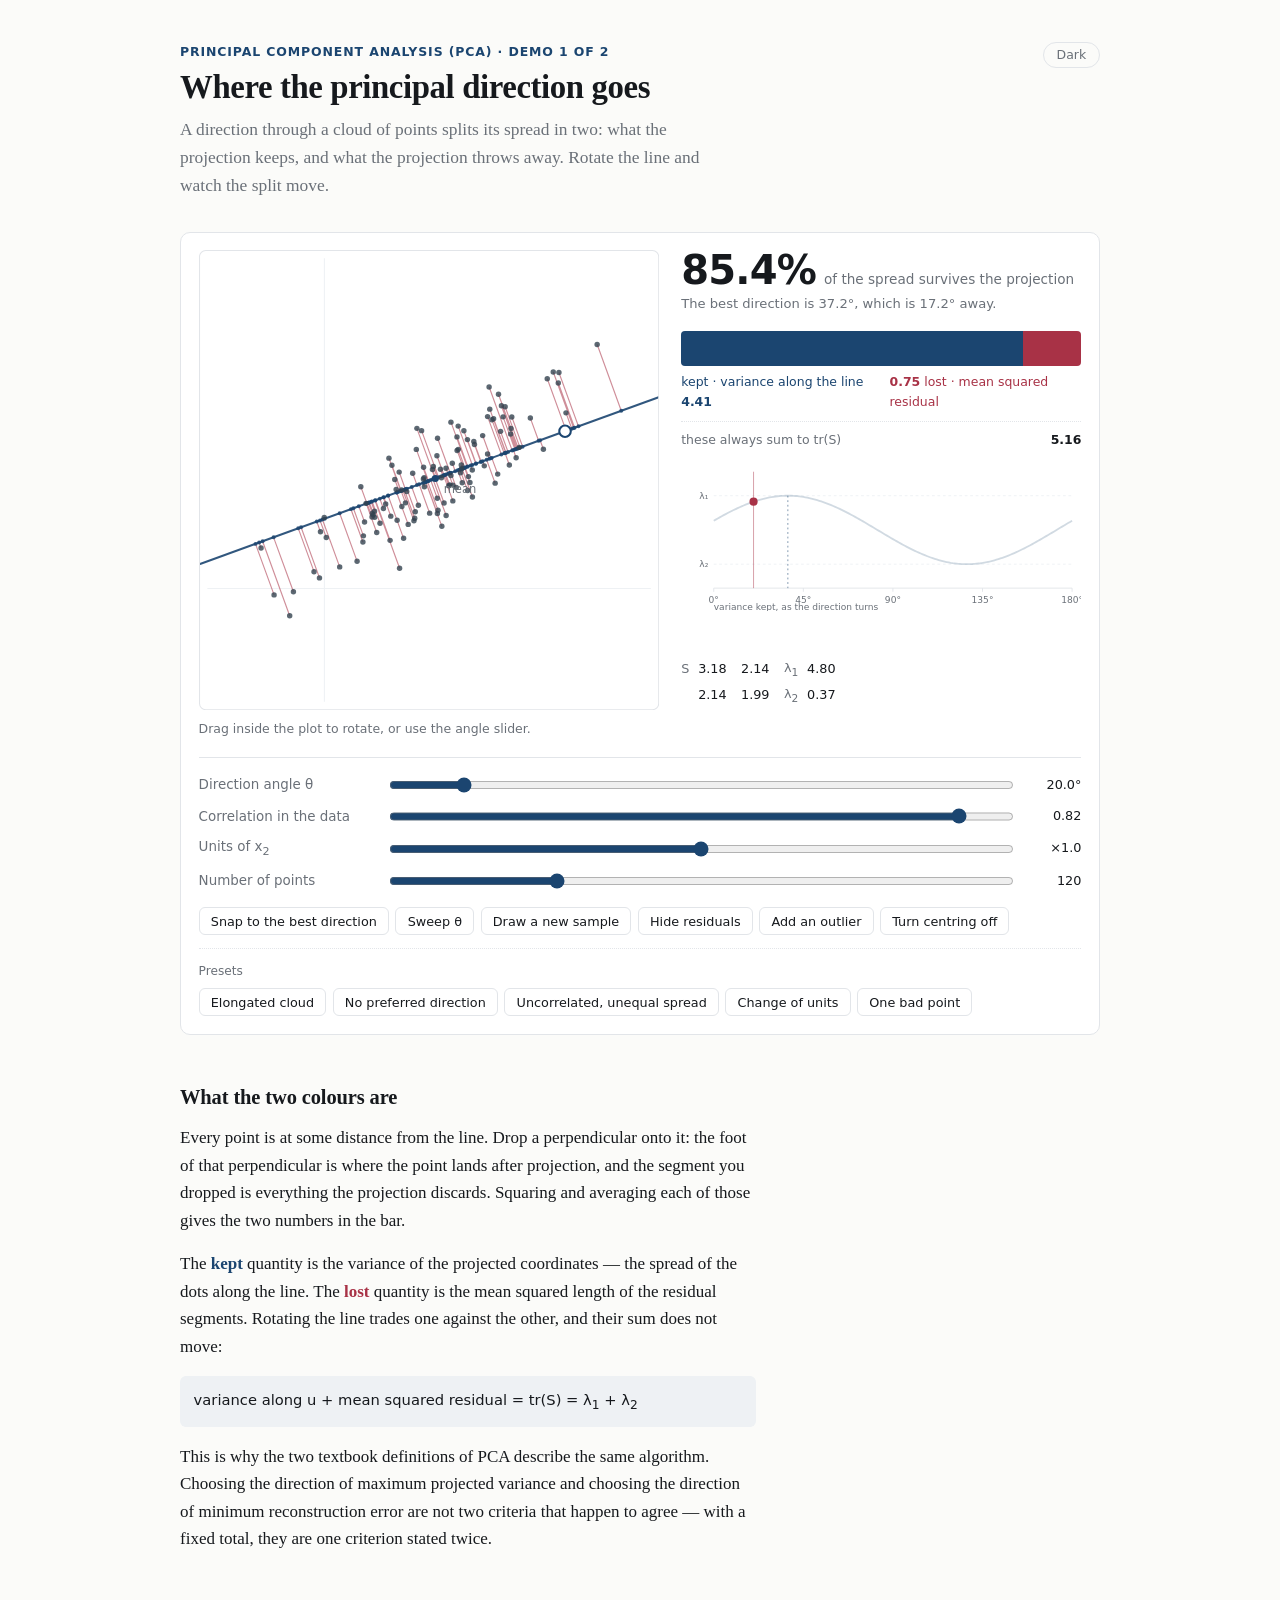
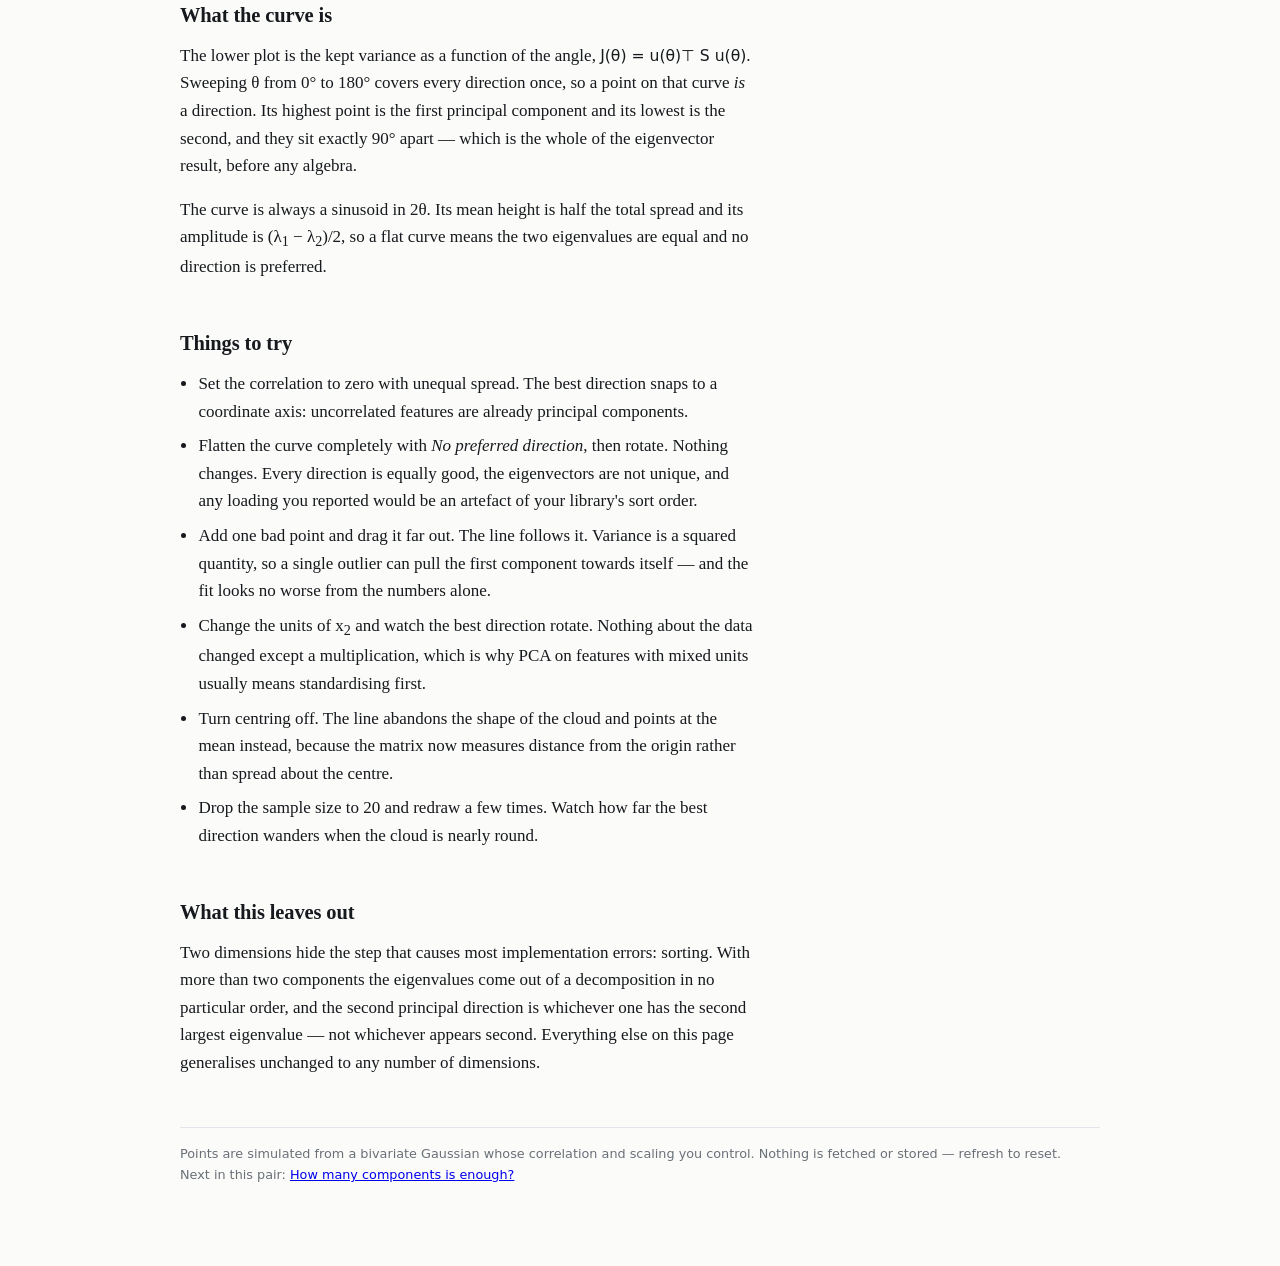
<file: pca1/index.html>
<!DOCTYPE html>
<html lang="en">
<head>
<meta charset="utf-8">
<meta name="viewport" content="width=device-width, initial-scale=1">
<title>PCA &middot; Where the principal direction goes</title>
<style>
:root{
  --paper:#fbfbf9; --panel:#ffffff; --ink:#16191d; --muted:#6a7078;
  --rule:#e2e5e9; --grid:#eef1f4;
  --keep:#1b4570; --keep-soft:#d9e3ef;
  --lose:#a83246; --lose-soft:#f2dcdf;
  --dot:#33424f;
  --serif: Charter, "Bitstream Charter", "Sitka Text", Cambria, "Source Serif Pro", Georgia, serif;
  --sans: ui-sans-serif, system-ui, -apple-system, "Segoe UI", Roboto, Helvetica, Arial, sans-serif;
}
html[data-theme="dark"]{
  --paper:#14171a; --panel:#1b1f23; --ink:#e7e9ea; --muted:#99a1a9;
  --rule:#2b3138; --grid:#232a30;
  --keep:#6fa9dd; --keep-soft:#22323f;
  --lose:#e0808c; --lose-soft:#3a262a;
  --dot:#b9c4cd;
}
*{box-sizing:border-box}
html{scroll-padding-top:1rem}
body{
  margin:0; background:var(--paper); color:var(--ink);
  font-family:var(--serif); font-size:17px; line-height:1.62;
  -webkit-text-size-adjust:100%;
}
.wrap{max-width:60rem; margin:0 auto; padding:2.6rem 1.25rem 5rem}
.prose{max-width:36rem}

h1{font-size:2.05rem; line-height:1.18; font-weight:600; letter-spacing:-.012em; margin:0 0 .5rem}
h2{font-size:1.28rem; font-weight:600; margin:2.9rem 0 .6rem; letter-spacing:-.006em}
p{margin:0 0 1rem}
.lede{font-size:1.09rem; color:var(--muted); max-width:34rem; margin-bottom:2rem}

.topbar{display:flex; justify-content:space-between; align-items:flex-start; gap:1rem}
.themebtn{
  font-family:var(--sans); font-size:.78rem; color:var(--muted);
  background:none; border:1px solid var(--rule); border-radius:999px;
  padding:.3rem .8rem; cursor:pointer; white-space:nowrap;
}
.themebtn:hover{color:var(--ink); border-color:var(--muted)}

/* ---------- panel ---------- */
.panel{
  background:var(--panel); border:1px solid var(--rule); border-radius:10px;
  padding:1.1rem; margin:0 0 1.1rem;
}
.stage{display:grid; grid-template-columns:minmax(0,1.15fr) minmax(0,1fr); gap:1.4rem; align-items:start}
@media(max-width:760px){ .stage{grid-template-columns:1fr; gap:1.1rem} }

svg{display:block; width:100%; height:auto; touch-action:none}
#scatter text,#profile text{font-family:var(--sans)}
#scatter{cursor:grab}
#scatter.dragging{cursor:grabbing}

.readout{font-family:var(--sans)}
.bigrow{display:flex; align-items:baseline; gap:.5rem; margin-bottom:.15rem}
.bignum{font-size:2.5rem; font-weight:600; letter-spacing:-.02em; font-variant-numeric:tabular-nums; line-height:1}
.biglab{font-size:.85rem; color:var(--muted)}
.sub{font-size:.82rem; color:var(--muted); margin-bottom:1.05rem}

.barwrap{margin:0 0 .5rem}
.bar{display:flex; height:2.2rem; border-radius:4px; overflow:hidden; background:var(--grid)}
.bar .seg{flex:0 0 auto; transition:none}
.seg.keep{background:var(--keep)}
.seg.lose{background:var(--lose)}
.barkey{display:flex; justify-content:space-between; font-family:var(--sans); font-size:.78rem; margin-top:.4rem; gap:.75rem}
.barkey b{font-weight:600; font-variant-numeric:tabular-nums}
.k-keep{color:var(--keep)} .k-lose{color:var(--lose)}
.total{font-family:var(--sans); font-size:.78rem; color:var(--muted); margin-top:.55rem; padding-top:.5rem; border-top:1px dotted var(--rule); display:flex; justify-content:space-between}
.total b{font-variant-numeric:tabular-nums; color:var(--ink); font-weight:600}

table.mat{font-family:var(--sans); font-size:.8rem; border-collapse:collapse; margin-top:1rem; font-variant-numeric:tabular-nums}
table.mat td{padding:.12rem .55rem .12rem 0; color:var(--muted)}
table.mat td.v{color:var(--ink); text-align:right; padding-right:.9rem}

/* ---------- controls ---------- */
.controls{border-top:1px solid var(--rule); margin-top:1.1rem; padding-top:1rem; font-family:var(--sans)}
.ctl{display:grid; grid-template-columns:11rem 1fr 3.6rem; gap:.75rem; align-items:center; margin-bottom:.55rem; font-size:.84rem}
.ctl label{color:var(--muted)}
.ctl .val{text-align:right; font-variant-numeric:tabular-nums; font-size:.8rem; color:var(--ink)}
@media(max-width:520px){ .ctl{grid-template-columns:8.5rem 1fr 3.2rem; font-size:.8rem} }

input[type=range]{width:100%; accent-color:var(--keep); height:1.15rem; background:transparent}
input[type=range]:focus-visible{outline:2px solid var(--keep); outline-offset:3px; border-radius:3px}

.btnrow{display:flex; flex-wrap:wrap; gap:.4rem; margin-top:.9rem}
button.act{
  font-family:var(--sans); font-size:.8rem; color:var(--ink); background:var(--panel);
  border:1px solid var(--rule); border-radius:6px; padding:.36rem .7rem; cursor:pointer;
}
button.act:hover{border-color:var(--muted)}
button.act:focus-visible{outline:2px solid var(--keep); outline-offset:2px}
button.act.on{background:var(--keep-soft); border-color:var(--keep); color:var(--ink)}
.presets{margin-top:.8rem; padding-top:.8rem; border-top:1px dotted var(--rule)}
.presets .plab{font-family:var(--sans); font-size:.76rem; color:var(--muted); margin-bottom:.4rem}

.hint{font-family:var(--sans); font-size:.78rem; color:var(--muted); margin:.55rem 0 0}

/* ---------- prose extras ---------- */
ul{margin:0 0 1rem; padding-left:1.15rem}
li{margin-bottom:.45rem}
.eq{font-family:var(--sans); font-size:.92rem; background:var(--grid); border-radius:6px; padding:.7rem .85rem; margin:0 0 1rem; overflow-x:auto; white-space:nowrap}
.keepword{color:var(--keep); font-weight:600}
.loseword{color:var(--lose); font-weight:600}
footer{margin-top:3.2rem; padding-top:1rem; border-top:1px solid var(--rule); font-family:var(--sans); font-size:.8rem; color:var(--muted)}
@media(prefers-reduced-motion:reduce){ *{scroll-behavior:auto} }
.kicker{font-family:var(--sans); font-size:.78rem; font-weight:600; letter-spacing:.07em; text-transform:uppercase; color:var(--keep); margin:0 0 .4rem}
</style>
</head>
<body>
<div class="wrap">

  <div class="topbar">
    <div>
      <p class="kicker">Principal Component Analysis (PCA) &middot; demo 1 of 2</p>
      <h1>Where the principal direction goes</h1>
    </div>
    <button class="themebtn" id="theme" type="button">Dark</button>
  </div>
  <p class="lede">A direction through a cloud of points splits its spread in two: what the projection keeps, and what the projection throws away. Rotate the line and watch the split move.</p>

  <div class="panel">
    <div class="stage">

      <div>
        <svg id="scatter" viewBox="0 0 440 440" role="img"
             aria-label="Scatter plot of data with a rotatable projection direction"></svg>
        <p class="hint" id="hint">Drag inside the plot to rotate, or use the angle slider.</p>
      </div>

      <div class="readout">
        <div class="bigrow">
          <span class="bignum" id="pctKeep">—</span>
          <span class="biglab">of the spread survives the projection</span>
        </div>
        <div class="sub" id="angleNote">&nbsp;</div>

        <div class="barwrap">
          <div class="bar" id="bar">
            <div class="seg keep" id="segKeep" style="width:50%"></div>
            <div class="seg lose" id="segLose" style="width:50%"></div>
          </div>
          <div class="barkey">
            <span class="k-keep">kept &middot; <span id="labKeep">variance along the line</span> <b id="vKeep">—</b></span>
            <span class="k-lose"><b id="vLose">—</b> lost &middot; mean squared residual</span>
          </div>
          <div class="total"><span id="labTotal">these always sum to tr(S)</span><b id="vTotal">—</b></div>
        </div>

        <svg id="profile" viewBox="0 0 440 168" role="img"
             aria-label="Variance of the projection as a function of the direction angle"></svg>

        <p class="hint" id="uncNote" style="margin:.5rem 0 0">&nbsp;</p>

        <table class="mat">
          <tr><td>S</td><td class="v" id="s11">—</td><td class="v" id="s12">—</td>
              <td>&lambda;<sub>1</sub></td><td class="v" id="l1">—</td></tr>
          <tr><td></td><td class="v" id="s21">—</td><td class="v" id="s22">—</td>
              <td>&lambda;<sub>2</sub></td><td class="v" id="l2">—</td></tr>
        </table>
      </div>
    </div>

    <div class="controls">
      <div class="ctl">
        <label for="theta">Direction angle &theta;</label>
        <input type="range" id="theta" min="0" max="180" step="0.5" value="20">
        <span class="val" id="thetaV">20&deg;</span>
      </div>
      <div class="ctl">
        <label for="corr">Correlation in the data</label>
        <input type="range" id="corr" min="-0.97" max="0.97" step="0.01" value="0.82">
        <span class="val" id="corrV">0.82</span>
      </div>
      <div class="ctl">
        <label for="scale">Units of x<sub>2</sub></label>
        <input type="range" id="scale" min="-1.4" max="1.4" step="0.01" value="0">
        <span class="val" id="scaleV">&times;1.0</span>
      </div>
      <div class="ctl">
        <label for="npts">Number of points</label>
        <input type="range" id="npts" min="20" max="400" step="10" value="120">
        <span class="val" id="nptsV">120</span>
      </div>

      <div class="btnrow">
        <button class="act" id="snap" type="button">Snap to the best direction</button>
        <button class="act" id="sweep" type="button">Sweep &theta;</button>
        <button class="act" id="resample" type="button">Draw a new sample</button>
        <button class="act" id="resid" type="button">Hide residuals</button>
        <button class="act" id="outlier" type="button">Add an outlier</button>
        <button class="act" id="centre" type="button">Turn centring off</button>
      </div>

      <div class="presets">
        <div class="plab">Presets</div>
        <div class="btnrow" style="margin-top:0">
          <button class="act" data-preset="elong" type="button">Elongated cloud</button>
          <button class="act" data-preset="iso" type="button">No preferred direction</button>
          <button class="act" data-preset="axis" type="button">Uncorrelated, unequal spread</button>
          <button class="act" data-preset="units" type="button">Change of units</button>
          <button class="act" data-preset="out" type="button">One bad point</button>
        </div>
      </div>
    </div>
  </div>

  <div class="prose">

    <h2>What the two colours are</h2>
    <p>Every point is at some distance from the line. Drop a perpendicular onto it: the foot of that perpendicular is where the point lands after projection, and the segment you dropped is everything the projection discards. Squaring and averaging each of those gives the two numbers in the bar.</p>
    <p>The <span class="keepword">kept</span> quantity is the variance of the projected coordinates — the spread of the dots along the line. The <span class="loseword">lost</span> quantity is the mean squared length of the residual segments. Rotating the line trades one against the other, and their sum does not move:</p>
    <div class="eq">variance along u  +  mean squared residual  =  tr(S)  =  &lambda;<sub>1</sub> + &lambda;<sub>2</sub></div>
    <p>This is why the two textbook definitions of PCA describe the same algorithm. Choosing the direction of maximum projected variance and choosing the direction of minimum reconstruction error are not two criteria that happen to agree — with a fixed total, they are one criterion stated twice.</p>

    <h2>What the curve is</h2>
    <p>The lower plot is the kept variance as a function of the angle, <span style="font-family:var(--sans);font-size:.92em">J(&theta;) = u(&theta;)&#8868; S u(&theta;)</span>. Sweeping &theta; from 0&deg; to 180&deg; covers every direction once, so a point on that curve <em>is</em> a direction. Its highest point is the first principal component and its lowest is the second, and they sit exactly 90&deg; apart — which is the whole of the eigenvector result, before any algebra.</p>
    <p>The curve is always a sinusoid in 2&theta;. Its mean height is half the total spread and its amplitude is (&lambda;<sub>1</sub> &minus; &lambda;<sub>2</sub>)/2, so a flat curve means the two eigenvalues are equal and no direction is preferred.</p>

    <h2>Things to try</h2>
    <ul>
      <li>Set the correlation to zero with unequal spread. The best direction snaps to a coordinate axis: uncorrelated features are already principal components.</li>
      <li>Flatten the curve completely with <em>No preferred direction</em>, then rotate. Nothing changes. Every direction is equally good, the eigenvectors are not unique, and any loading you reported would be an artefact of your library's sort order.</li>
      <li>Add one bad point and drag it far out. The line follows it. Variance is a squared quantity, so a single outlier can pull the first component towards itself — and the fit looks no worse from the numbers alone.</li>
      <li>Change the units of x<sub>2</sub> and watch the best direction rotate. Nothing about the data changed except a multiplication, which is why PCA on features with mixed units usually means standardising first.</li>
      <li>Turn centring off. The line abandons the shape of the cloud and points at the mean instead, because the matrix now measures distance from the origin rather than spread about the centre.</li>
      <li>Drop the sample size to 20 and redraw a few times. Watch how far the best direction wanders when the cloud is nearly round.</li>
    </ul>

    <h2>What this leaves out</h2>
    <p>Two dimensions hide the step that causes most implementation errors: sorting. With more than two components the eigenvalues come out of a decomposition in no particular order, and the second principal direction is whichever one has the second largest eigenvalue — not whichever appears second. Everything else on this page generalises unchanged to any number of dimensions.</p>

  </div>

  <footer>
    Points are simulated from a bivariate Gaussian whose correlation and scaling you control. Nothing is fetched or stored &mdash; refresh to reset.
    <br>Next in this pair: <a href="../pca2/">How many components is enough?</a>
  </footer>
</div>

<script>
(function(){
"use strict";

// ---------- elements ----------
var $ = function(id){ return document.getElementById(id); };
var scatter = $("scatter"), profile = $("profile");
var elTheta = $("theta"), elCorr = $("corr"), elScale = $("scale"), elN = $("npts");
var SVGNS = "http://www.w3.org/2000/svg";

// ---------- state ----------
var state = {
  theta: 20 * Math.PI/180,
  corr: 0.82,
  logScale: 0,
  n: 120,
  centred: true,
  showResid: true,
  outlier: null,      // {x,y} in world units, or null
  pts: [],
  view: null,
  sweeping: false,
  seen: new Uint8Array(181),
  lastBin: null
};

// ---------- random ----------
var seed = 20260920;
function rnd(){ seed = (seed * 1103515245 + 12345) & 0x7fffffff; return seed / 0x7fffffff; }
function gauss(){
  var u = 1 - rnd(), v = rnd();
  return Math.sqrt(-2*Math.log(u)) * Math.cos(2*Math.PI*v);
}

var MEAN = {x:3.0, y:3.0};

function markSeen(deg){
  var b = Math.round(((deg % 180) + 180) % 180);
  if(b > 180) b = 180;
  if(state.lastBin !== null && Math.abs(b - state.lastBin) <= 8){
    var a = Math.min(b, state.lastBin), z = Math.max(b, state.lastBin);
    for(var i = a; i <= z; i++) state.seen[i] = 1;
  }else{
    state.seen[b] = 1;
  }
  state.lastBin = b;
}
function clearSeen(){ state.seen.fill(0); state.lastBin = null; }

function generate(){
  var r = state.corr, k = Math.pow(10, state.logScale);
  var out = [];
  for(var i=0;i<state.n;i++){
    var z1 = gauss(), z2 = gauss();
    var a = 1.85*z1;
    var b = 1.35*(r*z1 + Math.sqrt(Math.max(0,1-r*r))*z2);
    out.push({ x: MEAN.x + a, y: MEAN.y + k*b });
  }
  state.pts = out;
}

function allPoints(){
  return state.outlier ? state.pts.concat([state.outlier]) : state.pts;
}

// ---------- statistics ----------
function stats(){
  var P = allPoints(), N = P.length, i;
  var mx = 0, my = 0;
  for(i=0;i<N;i++){ mx += P[i].x; my += P[i].y; }
  mx /= N; my /= N;
  var base = state.centred ? {x:mx, y:my} : {x:0, y:0};
  var s11=0, s12=0, s22=0;
  for(i=0;i<N;i++){
    var dx = P[i].x - base.x, dy = P[i].y - base.y;
    s11 += dx*dx; s12 += dx*dy; s22 += dy*dy;
  }
  var d = Math.max(1, N-1);
  s11/=d; s12/=d; s22/=d;
  var tr = s11 + s22;
  var half = (s11 - s22)/2;
  var rad = Math.sqrt(half*half + s12*s12);
  var l1 = tr/2 + rad, l2 = tr/2 - rad;
  var best = 0.5*Math.atan2(2*s12, s11 - s22);
  if(best < 0) best += Math.PI;
  return { mean:{x:mx,y:my}, base:base, s11:s11, s12:s12, s22:s22,
           tr:tr, l1:l1, l2:l2, best:best, N:N };
}

function J(st, th){
  var c = Math.cos(th), s = Math.sin(th);
  return st.s11*c*c + 2*st.s12*c*s + st.s22*s*s;
}

// ---------- view mapping (equal aspect, refit only on data change) ----------
function refit(){
  var P = allPoints(), i;
  var minx=Infinity, maxx=-Infinity, miny=Infinity, maxy=-Infinity;
  for(i=0;i<P.length;i++){
    if(P[i].x<minx)minx=P[i].x; if(P[i].x>maxx)maxx=P[i].x;
    if(P[i].y<miny)miny=P[i].y; if(P[i].y>maxy)maxy=P[i].y;
  }
  if(!state.centred){ minx=Math.min(minx,0); miny=Math.min(miny,0); maxx=Math.max(maxx,0); maxy=Math.max(maxy,0); }
  var cx=(minx+maxx)/2, cy=(miny+maxy)/2;
  var half = Math.max(maxx-minx, maxy-miny)/2 * 1.22;
  if(!isFinite(half) || half < 1e-6) half = 1;
  state.view = { cx:cx, cy:cy, half:half };
}

var W = 440, PAD = 24;
function toPx(p){
  var v = state.view, k = (W - 2*PAD) / (2*v.half);
  return { x: PAD + (p.x - (v.cx - v.half)) * k,
           y: W - PAD - (p.y - (v.cy - v.half)) * k };
}
function toWorld(px){
  var v = state.view, k = (W - 2*PAD) / (2*v.half);
  return { x: (px.x - PAD)/k + (v.cx - v.half),
           y: (W - PAD - px.y)/k + (v.cy - v.half) };
}

function el(name, attrs){
  var e = document.createElementNS(SVGNS, name);
  for(var a in attrs) if(attrs.hasOwnProperty(a)) e.setAttribute(a, attrs[a]);
  return e;
}
function css(name){ return getComputedStyle(document.documentElement).getPropertyValue(name).trim(); }

// ---------- drawing: scatter ----------
function drawScatter(st){
  while(scatter.firstChild) scatter.removeChild(scatter.firstChild);
  var C = { grid:css("--grid"), rule:css("--rule"), dot:css("--dot"),
            keep:css("--keep"), lose:css("--lose"), muted:css("--muted") };

  var origin = toPx({x:0,y:0});
  // axes through the origin, drawn only if in frame
  if(origin.x > 0 && origin.x < W) scatter.appendChild(el("line",{x1:origin.x,y1:8,x2:origin.x,y2:W-8,stroke:C.grid,"stroke-width":1}));
  if(origin.y > 0 && origin.y < W) scatter.appendChild(el("line",{x1:8,y1:origin.y,x2:W-8,y2:origin.y,stroke:C.grid,"stroke-width":1}));

  var base = toPx(st.base);
  var c = Math.cos(state.theta), s = Math.sin(state.theta);
  var L = W * 1.6;
  var ax = { x: base.x - c*L, y: base.y + s*L };
  var bx = { x: base.x + c*L, y: base.y - s*L };
  scatter.appendChild(el("line",{x1:ax.x,y1:ax.y,x2:bx.x,y2:bx.y,stroke:C.keep,"stroke-width":2,"stroke-opacity":".9"}));

  var P = allPoints(), i;
  // residual segments first, so points sit on top
  if(state.showResid){
    var rd = "";
    for(i=0;i<P.length;i++){
      var p = toPx(P[i]);
      var vx = p.x - base.x, vy = p.y - base.y;
      var t = vx*c + vy*(-s);
      rd += "M" + p.x.toFixed(1) + " " + p.y.toFixed(1) +
            "L" + (base.x + t*c).toFixed(1) + " " + (base.y - t*s).toFixed(1);
    }
    scatter.appendChild(el("path",{d:rd, fill:"none", stroke:C.lose,
      "stroke-width":1.1, "stroke-opacity":".55"}));
  }
  // projected feet
  var gf = el("g",{fill:C.keep,"fill-opacity":".85"});
  for(i=0;i<P.length;i++){
    var p2 = toPx(P[i]);
    var vx2 = p2.x - base.x, vy2 = p2.y - base.y;
    var t2 = vx2*c + vy2*(-s);
    gf.appendChild(el("circle",{cx:base.x + t2*c, cy:base.y - t2*s, r:1.9}));
  }
  scatter.appendChild(gf);

  // data points
  var gp = el("g",{fill:C.dot,"fill-opacity":".8"});
  for(i=0;i<state.pts.length;i++){
    var q = toPx(state.pts[i]);
    gp.appendChild(el("circle",{cx:q.x, cy:q.y, r:2.6}));
  }
  scatter.appendChild(gp);

  if(state.outlier){
    var o = toPx(state.outlier);
    scatter.appendChild(el("circle",{cx:o.x,cy:o.y,r:8,fill:C.lose,"fill-opacity":".16"}));
    scatter.appendChild(el("circle",{cx:o.x,cy:o.y,r:4.6,fill:C.lose,stroke:css("--panel"),"stroke-width":1.4}));
  }

  // centre marker
  scatter.appendChild(el("circle",{cx:base.x,cy:base.y,r:3.4,fill:C.keep}));
  var lab = el("text",{x:base.x+8, y:base.y+14, fill:C.muted,
    "font-size":"11"});
  lab.textContent = state.centred ? "mean" : "origin";
  scatter.appendChild(lab);

  // grab handle on the line
  var hx = { x: base.x + c*(W*0.30), y: base.y - s*(W*0.30) };
  scatter.appendChild(el("circle",{cx:hx.x,cy:hx.y,r:5.5,fill:css("--panel"),stroke:C.keep,"stroke-width":2}));

  var box = el("rect",{x:.5,y:.5,width:W-1,height:W-1,fill:"none",stroke:C.rule,rx:"6"});
  scatter.appendChild(box);
}

// ---------- drawing: profile ----------
var PW = 440, PH = 168, PL = 36, PR = 10, PT = 14, PB = 26;
function drawProfile(st){
  while(profile.firstChild) profile.removeChild(profile.firstChild);
  var C = { grid:css("--grid"), rule:css("--rule"), keep:css("--keep"),
            lose:css("--lose"), muted:css("--muted") };
  var top = st.l1, bot = st.l2, span = Math.max(top - bot, 1e-9);
  var lo = bot - span*0.35, hi = top + span*0.35;
  if(hi - lo < 1e-6){ lo -= 1; hi += 1; }
  var X = function(deg){ return PL + (deg/180)*(PW-PL-PR); };
  var Y = function(v){ return PT + (1 - (v-lo)/(hi-lo))*(PH-PT-PB); };

  // eigenvalue guides
  [[top,"\u03bb\u2081"],[bot,"\u03bb\u2082"]].forEach(function(pair){
    var y = Y(pair[0]);
    profile.appendChild(el("line",{x1:PL,y1:y,x2:PW-PR,y2:y,stroke:C.grid,"stroke-width":1,"stroke-dasharray":"3 3"}));
    var t = el("text",{x:PL-6,y:y+3.5,fill:C.muted,"font-size":"10","text-anchor":"end"});
    t.textContent = pair[1];
    profile.appendChild(t);
  });

  // axis
  profile.appendChild(el("line",{x1:PL,y1:PH-PB,x2:PW-PR,y2:PH-PB,stroke:C.rule,"stroke-width":1}));
  [0,45,90,135,180].forEach(function(d){
    var x = X(d);
    profile.appendChild(el("line",{x1:x,y1:PH-PB,x2:x,y2:PH-PB+4,stroke:C.rule,"stroke-width":1}));
    var t = el("text",{x:x,y:PH-PB+16,fill:C.muted,"font-size":"10","text-anchor":"middle"});
    t.textContent = d + "\u00b0";
    profile.appendChild(t);
  });

  // the whole curve, faint: where the answer would be if you looked everywhere
  var d = "", i;
  for(i=0;i<=180;i++){
    var v = J(st, i*Math.PI/180);
    d += (i===0 ? "M" : "L") + X(i).toFixed(2) + " " + Y(v).toFixed(2);
  }
  profile.appendChild(el("path",{d:d,fill:"none",stroke:C.keep,"stroke-width":2,
    "stroke-linejoin":"round","stroke-opacity":".2"}));

  // solid only across the angles actually visited, so the curve is drawn by the knob
  var run = "";
  for(i=0;i<=180;i++){
    if(state.seen[i]){
      var vv = J(st, i*Math.PI/180);
      run += (run === "" || !state.seen[i-1] ? "M" : "L") + X(i).toFixed(2) + " " + Y(vv).toFixed(2);
    }
  }
  if(run) profile.appendChild(el("path",{d:run,fill:"none",stroke:C.keep,
    "stroke-width":2,"stroke-linejoin":"round","stroke-linecap":"round"}));

  // best-direction tick
  var bd = st.best*180/Math.PI;
  profile.appendChild(el("line",{x1:X(bd),y1:Y(st.l1),x2:X(bd),y2:PH-PB,stroke:C.keep,"stroke-width":1,"stroke-dasharray":"2 3","stroke-opacity":".6"}));

  // current marker
  var cd = ((state.theta*180/Math.PI) % 180 + 180) % 180;
  var cv = J(st, cd*Math.PI/180);
  profile.appendChild(el("line",{x1:X(cd),y1:PT,x2:X(cd),y2:PH-PB,stroke:C.lose,"stroke-width":1,"stroke-opacity":".5"}));
  profile.appendChild(el("circle",{cx:X(cd),cy:Y(cv),r:4.5,fill:C.lose}));

  var cap = el("text",{x:PL,y:PH-2,fill:C.muted,"font-size":"10"});
  cap.textContent = "variance kept, as the direction turns";
  profile.appendChild(cap);
}

// ---------- readouts ----------
function fmt(v, n){ return v.toFixed(n===undefined ? 2 : n); }
function render(){
  if(!state.view || !state.pts.length) return;   // not ready yet
  var st = stats();
  var keep = J(st, state.theta);
  var lose = Math.max(0, st.tr - keep);
  var pct = st.tr > 0 ? 100*keep/st.tr : 0;

  markSeen(state.theta*180/Math.PI);
  drawScatter(st);
  drawProfile(st);

  $("labKeep").textContent = state.centred ? "variance along the line" : "spread about the origin";
  $("labTotal").textContent = state.centred ? "these always sum to tr(S)" : "these always sum to the total spread";
  $("uncNote").innerHTML = state.centred ? "&nbsp;"
    : "Measured about the origin, so S is not a covariance matrix and these are not variances.";

  $("segKeep").style.width = pct.toFixed(2) + "%";
  $("segLose").style.width = (100-pct).toFixed(2) + "%";
  $("pctKeep").textContent = pct.toFixed(1) + "%";
  $("vKeep").textContent = fmt(keep);
  $("vLose").textContent = fmt(lose);
  $("vTotal").textContent = fmt(st.tr);

  var bd = st.best*180/Math.PI;
  var cur = ((state.theta*180/Math.PI)%180+180)%180;
  var gap = Math.abs(cur - bd); if(gap > 90) gap = 180 - gap;
  var flat = (st.l1 - st.l2) < 1e-3*Math.max(1,st.tr);
  $("angleNote").innerHTML = flat
    ? "The curve is flat &mdash; every direction keeps the same amount."
    : (gap < 0.4
        ? "This is the first principal component, at " + bd.toFixed(1) + "&deg;."
        : "The best direction is " + bd.toFixed(1) + "&deg;, which is " + gap.toFixed(1) + "&deg; away.");

  $("s11").textContent = fmt(st.s11); $("s12").textContent = fmt(st.s12);
  $("s21").textContent = fmt(st.s12); $("s22").textContent = fmt(st.s22);
  $("l1").textContent = fmt(st.l1);   $("l2").textContent = fmt(st.l2);

  $("thetaV").innerHTML = cur.toFixed(1) + "&deg;";
  $("corrV").textContent = Number(elCorr.value).toFixed(2);
  $("scaleV").innerHTML = "&times;" + Math.pow(10, state.logScale).toFixed(Math.pow(10,state.logScale) < 1 ? 2 : 1);
  $("nptsV").textContent = state.n;
}

// ---------- interaction: rotate / drag outlier ----------
var dragMode = null;
function svgPt(evt){
  var pt = scatter.createSVGPoint();
  pt.x = evt.clientX; pt.y = evt.clientY;
  var m = scatter.getScreenCTM();
  return m ? pt.matrixTransform(m.inverse()) : {x:0,y:0};
}
function setThetaFrom(px, base){
  var dx = px.x - base.x, dy = base.y - px.y;
  if(Math.abs(dx) < 1e-6 && Math.abs(dy) < 1e-6) return;
  var a = Math.atan2(dy, dx);
  if(a < 0) a += Math.PI;
  if(a >= Math.PI) a -= Math.PI;
  state.theta = a;
  elTheta.value = (a*180/Math.PI).toFixed(1);
}
scatter.addEventListener("pointerdown", function(e){
  dragMode = null;
  var st = stats(), px = svgPt(e);
  if(state.outlier){
    var o = toPx(state.outlier);
    if(Math.hypot(px.x-o.x, px.y-o.y) < 14){ dragMode = "point"; }
  }
  if(!dragMode) dragMode = "rotate";
  scatter.classList.add("dragging");
  scatter.setPointerCapture(e.pointerId);
  if(dragMode === "rotate") setThetaFrom(px, toPx(st.base));
  else state.outlier = toWorld(px);
  render();
  e.preventDefault();
});
scatter.addEventListener("pointermove", function(e){
  if(!dragMode) return;
  var px = svgPt(e);
  if(dragMode === "rotate"){ setThetaFrom(px, toPx(stats().base)); }
  else { state.outlier = toWorld(px); }
  render();
});
function endDrag(){ dragMode = null; scatter.classList.remove("dragging"); }
scatter.addEventListener("pointerup", endDrag);
scatter.addEventListener("pointercancel", endDrag);

// ---------- controls ----------
elTheta.addEventListener("input", function(){
  state.theta = Number(elTheta.value)*Math.PI/180; render();
});
elCorr.addEventListener("input", function(){
  state.corr = Number(elCorr.value); generate(); clearSeen(); refit(); render();
});
elScale.addEventListener("input", function(){
  state.logScale = Number(elScale.value); generate(); clearSeen(); refit(); render();
});
elN.addEventListener("input", function(){
  state.n = Number(elN.value); generate(); clearSeen(); refit(); render();
});

$("resample").addEventListener("click", function(){ generate(); clearSeen(); refit(); render(); });

$("resid").addEventListener("click", function(){
  state.showResid = !state.showResid;
  this.textContent = state.showResid ? "Hide residuals" : "Show residuals";
  this.classList.toggle("on", !state.showResid);
  render();
});

$("outlier").addEventListener("click", function(){
  if(state.outlier){
    state.outlier = null;
    this.textContent = "Add an outlier";
    this.classList.remove("on");
    $("hint").textContent = "Drag inside the plot to rotate, or use the angle slider.";
  }else{
    var v = state.view;
    state.outlier = { x: v.cx - v.half*0.75, y: v.cy + v.half*0.95 };
    this.textContent = "Remove the outlier";
    this.classList.add("on");
    $("hint").textContent = "Drag the red point to move it; drag anywhere else to rotate.";
  }
  refit(); render();
});

$("centre").addEventListener("click", function(){
  state.centred = !state.centred;
  clearSeen();
  this.textContent = state.centred ? "Turn centring off" : "Turn centring on";
  this.classList.toggle("on", !state.centred);
  refit(); render();
});

// animation helpers
var reduce = window.matchMedia && window.matchMedia("(prefers-reduced-motion: reduce)").matches;
function animateTheta(target, ms, done){
  var start = state.theta, t0 = null;
  // take the short way round the half-circle
  var diff = target - start;
  while(diff > Math.PI/2) diff -= Math.PI;
  while(diff < -Math.PI/2) diff += Math.PI;
  if(reduce || ms === 0){
    state.theta = target; elTheta.value = (target*180/Math.PI).toFixed(1); render();
    if(done) done(); return;
  }
  function step(ts){
    if(t0 === null) t0 = ts;
    var k = Math.min(1, (ts - t0)/ms);
    var e = k < 0.5 ? 2*k*k : 1 - Math.pow(-2*k+2,2)/2;
    var a = start + diff*e;
    a = ((a % Math.PI) + Math.PI) % Math.PI;
    state.theta = a; elTheta.value = (a*180/Math.PI).toFixed(1);
    render();
    if(k < 1) requestAnimationFrame(step); else if(done) done();
  }
  requestAnimationFrame(step);
}

$("snap").addEventListener("click", function(){
  animateTheta(stats().best, 550);
});

$("sweep").addEventListener("click", function(){
  if(state.sweeping) return;
  state.sweeping = true;
  var btn = this; btn.classList.add("on");
  var t0 = null, dur = reduce ? 0 : 2600;
  if(dur === 0){ state.sweeping = false; btn.classList.remove("on"); return; }
  function step(ts){
    if(t0 === null) t0 = ts;
    var k = Math.min(1, (ts-t0)/dur);
    var a = k*Math.PI;
    state.theta = a % Math.PI;
    elTheta.value = (state.theta*180/Math.PI).toFixed(1);
    render();
    if(k < 1) requestAnimationFrame(step);
    else { state.sweeping = false; btn.classList.remove("on"); }
  }
  requestAnimationFrame(step);
});

// presets
var PRESETS = {
  elong: { corr:0.9,  scale:0,     outlier:false, centred:true },
  iso:   { corr:0,    scale:0.137, outlier:false, centred:true },
  axis:  { corr:0,    scale:0.30,  outlier:false, centred:true },
  units: { corr:0.75, scale:0.85,  outlier:false, centred:true },
  out:   { corr:0.85, scale:0,     outlier:true,  centred:true }
};
Array.prototype.forEach.call(document.querySelectorAll("[data-preset]"), function(b){
  b.addEventListener("click", function(){
    var p = PRESETS[b.getAttribute("data-preset")];
    state.corr = p.corr;   elCorr.value = p.corr;
    state.logScale = p.scale; elScale.value = p.scale;
    state.centred = p.centred;
    $("centre").textContent = "Turn centring off";
    $("centre").classList.remove("on");
    generate(); clearSeen();
    if(p.outlier){
      state.outlier = { x: MEAN.x - 5.2, y: MEAN.y + 5.6 };
      $("outlier").textContent = "Remove the outlier";
      $("outlier").classList.add("on");
      $("hint").textContent = "Drag the red point to move it; drag anywhere else to rotate.";
    }else{
      state.outlier = null;
      $("outlier").textContent = "Add an outlier";
      $("outlier").classList.remove("on");
      $("hint").textContent = "Drag inside the plot to rotate, or use the angle slider.";
    }
    refit();
    animateTheta(20*Math.PI/180, 350);
  });
});

// theme
var root = document.documentElement;
function setTheme(t){
  root.setAttribute("data-theme", t);
  $("theme").textContent = (t === "dark") ? "Light" : "Dark";
  render();
}
$("theme").addEventListener("click", function(){
  setTheme(root.getAttribute("data-theme") === "dark" ? "light" : "dark");
});
if(window.matchMedia && window.matchMedia("(prefers-color-scheme: dark)").matches) setTheme("dark");
else setTheme("light");

// ---------- go ----------
generate();
refit();
render();

})();
</script>
</body>
</html>
</file>
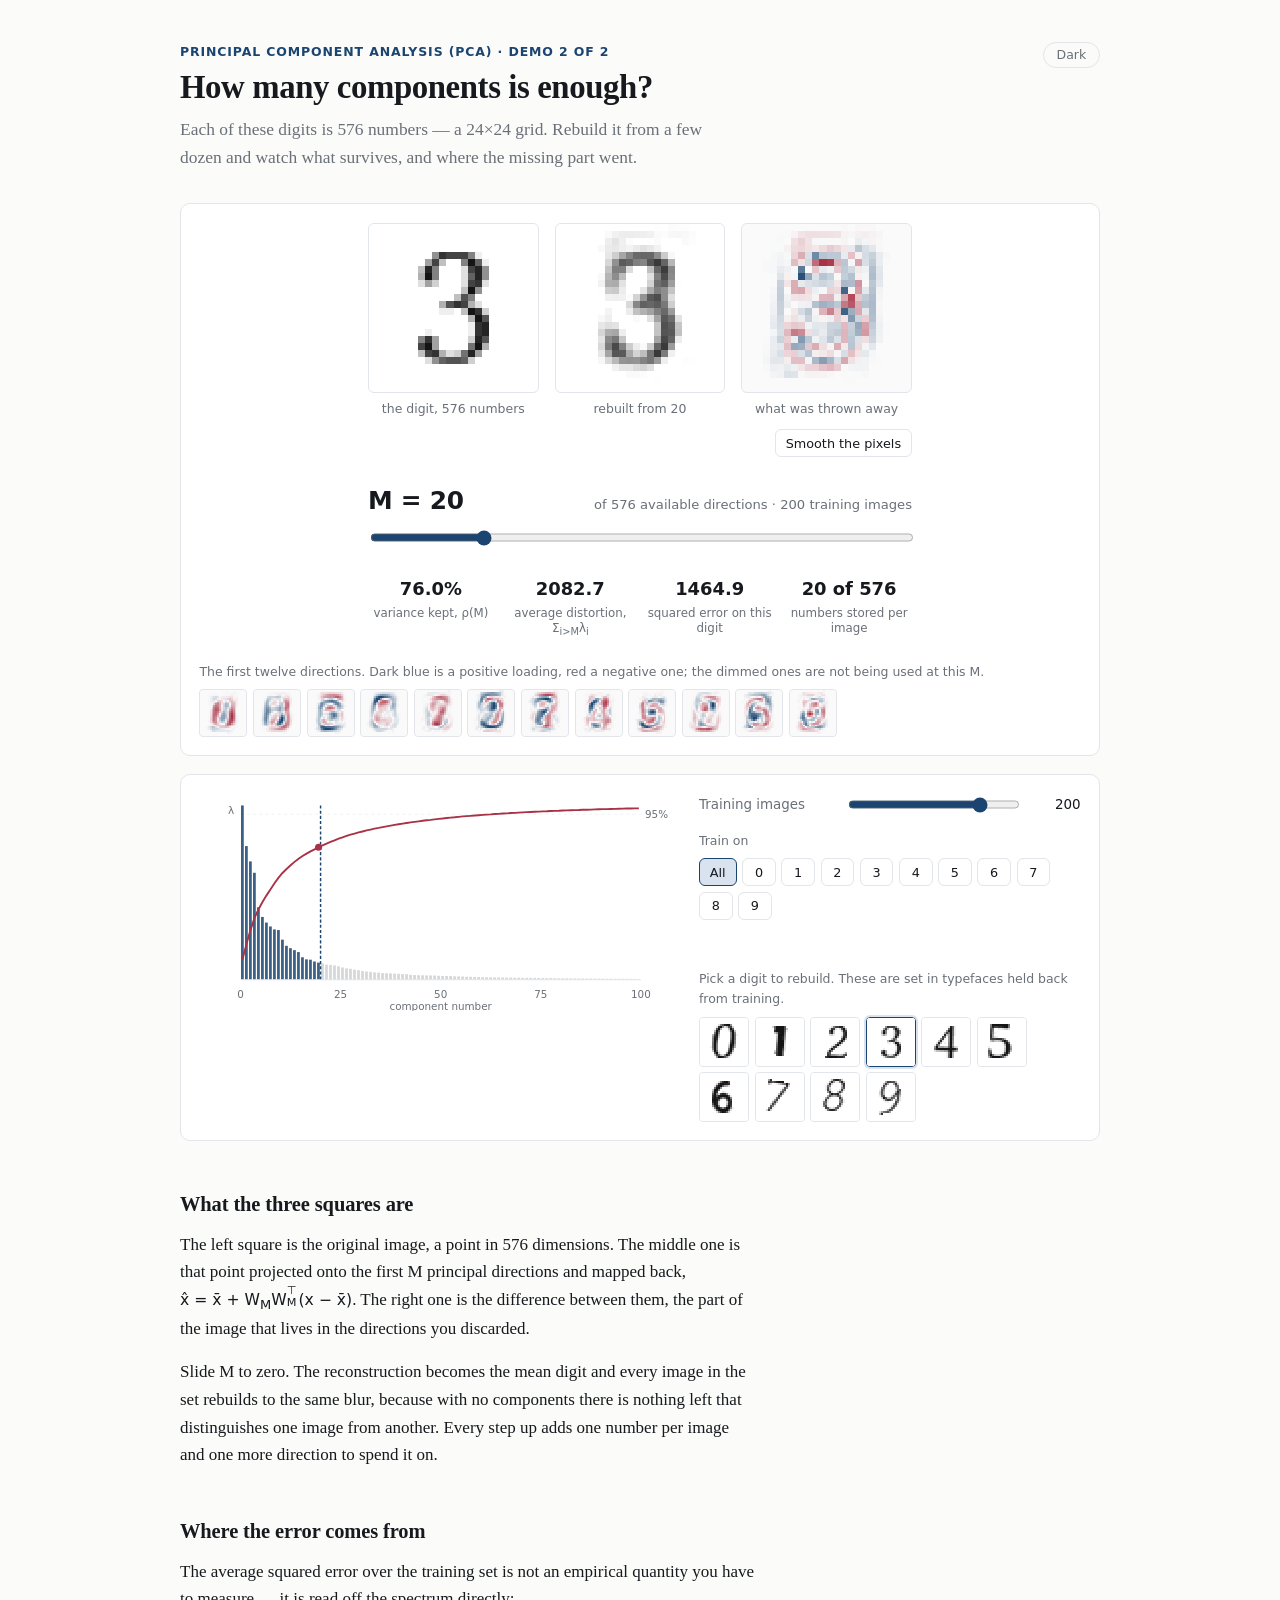
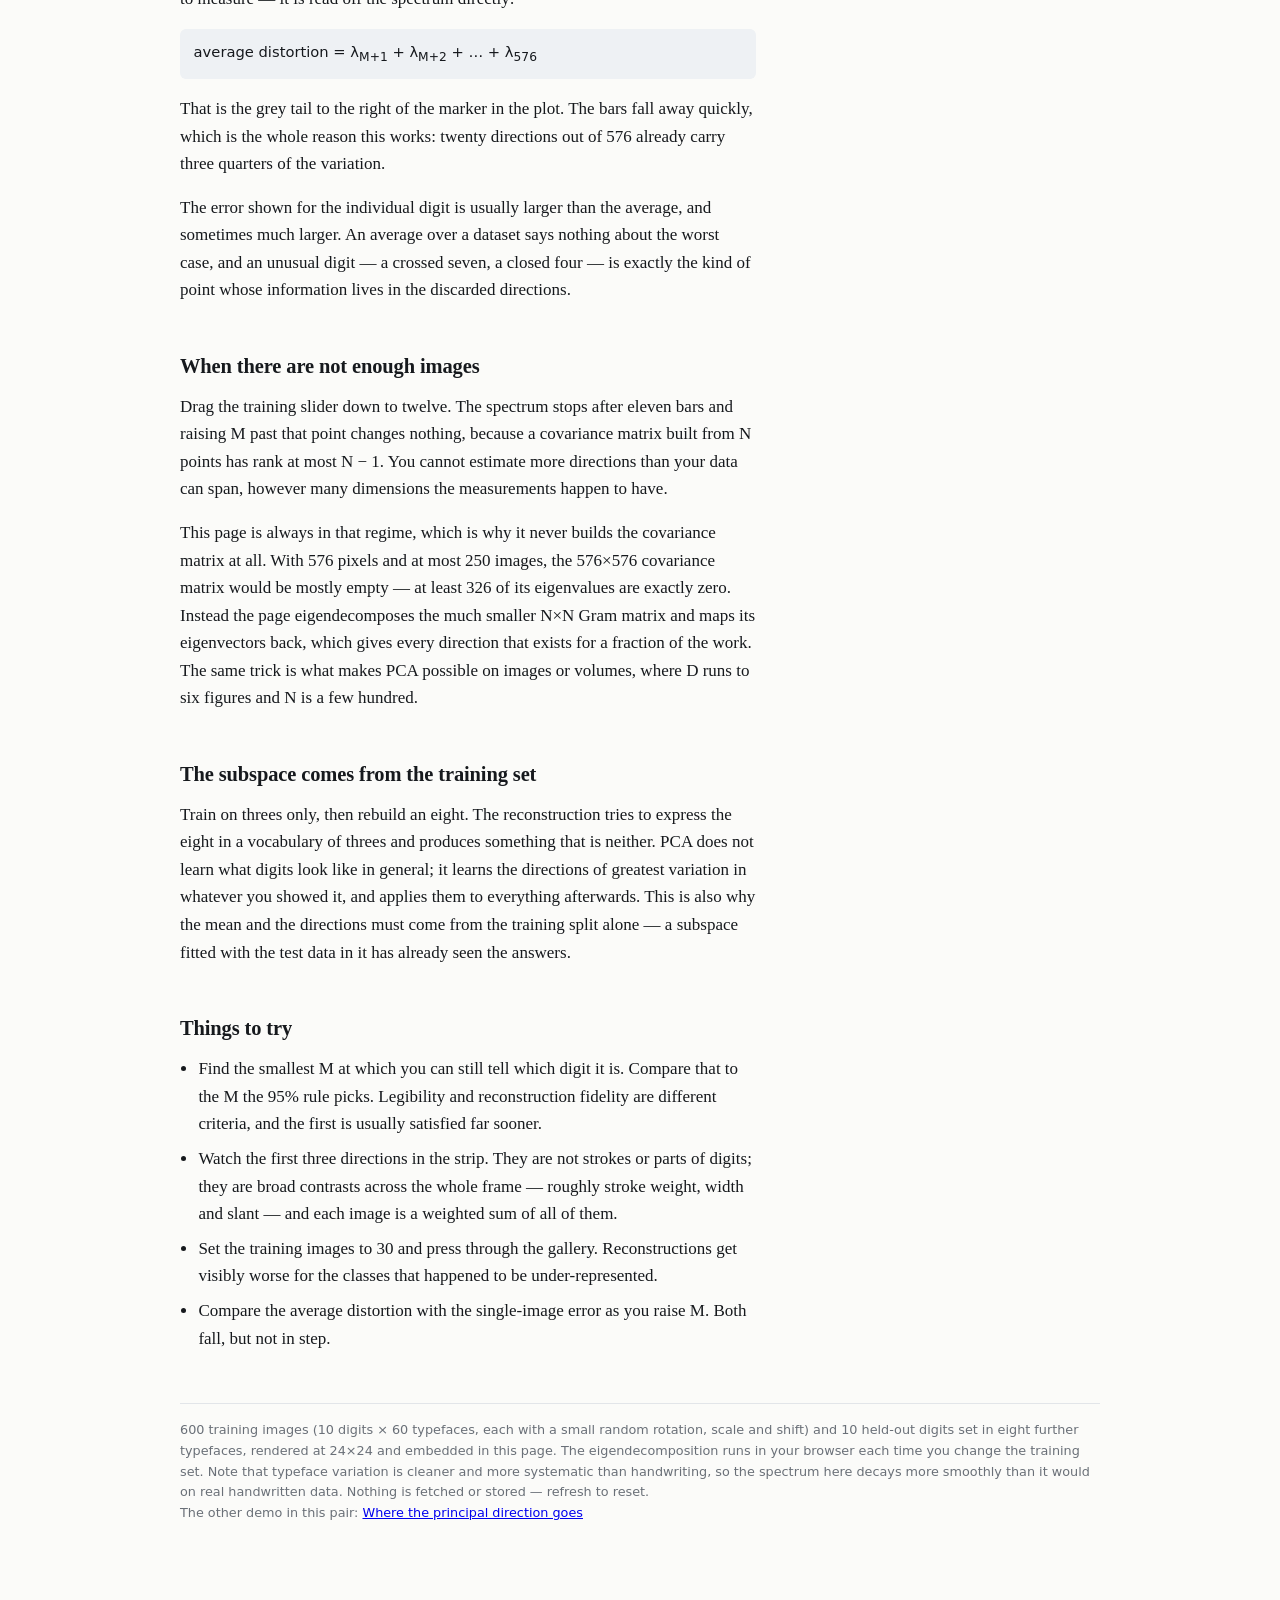
<file: pca2/index.html>
<!DOCTYPE html>
<html lang="en">
<head>
<meta charset="utf-8">
<meta name="viewport" content="width=device-width, initial-scale=1">
<title>PCA &middot; How many components is enough?</title>
<style>
:root{
  --paper:#fbfbf9; --panel:#ffffff; --ink:#16191d; --muted:#6a7078;
  --rule:#e2e5e9; --grid:#eef1f4;
  --keep:#1b4570; --keep-soft:#d9e3ef;
  --lose:#a83246; --lose-soft:#f2dcdf;
  --serif: Charter, "Bitstream Charter", "Sitka Text", Cambria, "Source Serif Pro", Georgia, serif;
  --sans: ui-sans-serif, system-ui, -apple-system, "Segoe UI", Roboto, Helvetica, Arial, sans-serif;
}
html[data-theme="dark"]{
  --paper:#14171a; --panel:#1b1f23; --ink:#e7e9ea; --muted:#99a1a9;
  --rule:#2b3138; --grid:#232a30;
  --keep:#6fa9dd; --keep-soft:#22323f;
  --lose:#e0808c; --lose-soft:#3a262a;
}
*{box-sizing:border-box}
body{margin:0; background:var(--paper); color:var(--ink);
  font-family:var(--serif); font-size:17px; line-height:1.62; -webkit-text-size-adjust:100%}
.wrap{max-width:60rem; margin:0 auto; padding:2.6rem 1.25rem 5rem}
.prose{max-width:36rem}
h1{font-size:2.05rem; line-height:1.18; font-weight:600; letter-spacing:-.012em; margin:0 0 .5rem}
h2{font-size:1.28rem; font-weight:600; margin:2.9rem 0 .6rem; letter-spacing:-.006em}
p{margin:0 0 1rem}
.lede{font-size:1.09rem; color:var(--muted); max-width:34rem; margin-bottom:2rem}
.topbar{display:flex; justify-content:space-between; align-items:flex-start; gap:1rem}
.themebtn{font-family:var(--sans); font-size:.78rem; color:var(--muted); background:none;
  border:1px solid var(--rule); border-radius:999px; padding:.3rem .8rem; cursor:pointer; white-space:nowrap}
.themebtn:hover{color:var(--ink); border-color:var(--muted)}

canvas.px{image-rendering:pixelated}
.panel{background:var(--panel); border:1px solid var(--rule); border-radius:10px;
  padding:1.15rem; margin:0 0 1.1rem}

/* ---- image tiles ---- */
.tiles{display:grid; grid-template-columns:repeat(3,1fr); gap:1rem; max-width:34rem; margin:0 auto}
.tile figcaption{font-family:var(--sans); font-size:.78rem; color:var(--muted);
  text-align:center; margin-top:.45rem; line-height:1.35}
.tile{margin:0}
canvas.big{width:100%; aspect-ratio:1/1; display:block;
  border:1px solid var(--rule); border-radius:6px; background:var(--grid)}

.mslider{margin:1.5rem auto 0; max-width:34rem; font-family:var(--sans)}
.mhead{display:flex; align-items:baseline; justify-content:space-between; margin-bottom:.3rem}
.mbig{font-size:1.55rem; font-weight:600; font-variant-numeric:tabular-nums; letter-spacing:-.01em}
.mnote{font-size:.82rem; color:var(--muted)}
input[type=range]{width:100%; accent-color:var(--keep); height:1.2rem; background:transparent}
input[type=range]:focus-visible{outline:2px solid var(--keep); outline-offset:3px; border-radius:3px}

.stats{display:grid; grid-template-columns:repeat(4,1fr); gap:.85rem; max-width:34rem;
  margin:1.15rem auto 0; font-family:var(--sans); text-align:center}
.stat b{display:block; font-size:1.12rem; font-weight:600; font-variant-numeric:tabular-nums}
.stat span{font-size:.74rem; color:var(--muted); line-height:1.3; display:block; margin-top:.15rem}
@media(max-width:620px){ .stats{grid-template-columns:repeat(2,1fr)} }

/* ---- strips ---- */
.striplab{font-family:var(--sans); font-size:.78rem; color:var(--muted); margin:0 0 .45rem}
.strip{display:flex; gap:.35rem; flex-wrap:wrap}
.strip canvas{width:48px; height:48px; border:1px solid var(--rule);
  border-radius:4px; background:var(--grid)}
.strip .off{opacity:.24}
.gal button{padding:0; border:1px solid var(--rule); border-radius:4px; background:none;
  cursor:pointer; line-height:0}
.gal button.sel{border-color:var(--keep); box-shadow:0 0 0 2px var(--keep-soft)}
.gal button:focus-visible{outline:2px solid var(--keep); outline-offset:2px}
.gal canvas{border:none; border-radius:3px; display:block}

/* ---- lower panel ---- */
.two{display:grid; grid-template-columns:minmax(0,1.25fr) minmax(0,1fr); gap:1.4rem; align-items:start}
@media(max-width:760px){ .two{grid-template-columns:1fr} }
svg{display:block; width:100%; height:auto}
#spectrum text{font-family:var(--sans)}
.ctl{display:grid; grid-template-columns:8.5rem 1fr 3.2rem; gap:.7rem; align-items:center;
  margin-bottom:.6rem; font-family:var(--sans); font-size:.84rem}
.ctl label{color:var(--muted)}
.ctl .val{text-align:right; font-variant-numeric:tabular-nums}
.btnrow{display:flex; flex-wrap:wrap; gap:.35rem}
button.act{font-family:var(--sans); font-size:.8rem; color:var(--ink); background:var(--panel);
  border:1px solid var(--rule); border-radius:6px; padding:.34rem .62rem; cursor:pointer}
button.act:hover{border-color:var(--muted)}
button.act:focus-visible{outline:2px solid var(--keep); outline-offset:2px}
button.act.on{background:var(--keep-soft); border-color:var(--keep)}
button.digit{min-width:2.1rem; font-variant-numeric:tabular-nums}
.warn{font-family:var(--sans); font-size:.79rem; color:var(--lose); margin:.7rem 0 0; min-height:1.2rem}

ul{margin:0 0 1rem; padding-left:1.15rem}
li{margin-bottom:.45rem}
.eq{font-family:var(--sans); font-size:.92rem; background:var(--grid); border-radius:6px;
  padding:.7rem .85rem; margin:0 0 1rem; overflow-x:auto; white-space:nowrap}
footer{margin-top:3.2rem; padding-top:1rem; border-top:1px solid var(--rule);
  font-family:var(--sans); font-size:.8rem; color:var(--muted)}
.kicker{font-family:var(--sans); font-size:.78rem; font-weight:600; letter-spacing:.07em; text-transform:uppercase; color:var(--keep); margin:0 0 .4rem}
.subsup{display:inline-block; position:relative; width:.75em; height:1em; vertical-align:baseline}
.subsup sup,.subsup sub{position:absolute; left:0; font-size:.72em; line-height:1}
.subsup sup{top:-.35em}
.subsup sub{bottom:-.3em}
</style>
</head>
<body>
<div class="wrap">

  <div class="topbar">
    <div><p class="kicker">Principal Component Analysis (PCA) &middot; demo 2 of 2</p>
      <h1>How many components is enough?</h1></div>
    <button class="themebtn" id="theme" type="button">Dark</button>
  </div>
  <p class="lede">Each of these digits is 576 numbers &mdash; a 24&times;24 grid. Rebuild it from a few dozen and watch what survives, and where the missing part went.</p>

  <div class="panel">
    <div class="tiles">
      <figure class="tile"><canvas class="big px" id="cOrig" width="192" height="192"></canvas>
        <figcaption>the digit, 576 numbers</figcaption></figure>
      <figure class="tile"><canvas class="big px" id="cRec" width="192" height="192"></canvas>
        <figcaption id="capRec">rebuilt from 20</figcaption></figure>
      <figure class="tile"><canvas class="big px" id="cErr" width="192" height="192"></canvas>
        <figcaption>what was thrown away</figcaption></figure>
    </div>

    <div style="max-width:34rem; margin:.7rem auto 0; text-align:right">
      <button class="act" id="smooth" type="button">Smooth the pixels</button>
    </div>

    <div class="mslider">
      <div class="mhead">
        <span class="mbig" id="mBig">M = 20</span>
        <span class="mnote" id="mNote">of 576 available directions</span>
      </div>
      <input type="range" id="M" min="0" max="100" step="1" value="20"
             aria-label="Number of principal components retained">
    </div>

    <div class="stats">
      <div class="stat"><b id="sRho">—</b><span>variance kept, &rho;(M)</span></div>
      <div class="stat"><b id="sDist">—</b><span>average distortion, &Sigma;<sub>i&gt;M</sub>&lambda;<sub>i</sub></span></div>
      <div class="stat"><b id="sErr">—</b><span>squared error on this digit</span></div>
      <div class="stat"><b id="sComp">—</b><span>numbers stored per image</span></div>
    </div>

    <div style="margin-top:1.4rem">
      <p class="striplab">The first twelve directions. Dark blue is a positive loading, red a negative one; the dimmed ones are not being used at this M.</p>
      <div class="strip" id="eigStrip"></div>
    </div>
  </div>

  <div class="panel">
    <div class="two">
      <div>
        <svg id="spectrum" viewBox="0 0 460 210" role="img"
             aria-label="Eigenvalue spectrum and cumulative explained variance"></svg>
      </div>
      <div>
        <div class="ctl">
          <label for="nTrain">Training images</label>
          <input type="range" id="nTrain" min="8" max="250" step="1" value="200">
          <span class="val" id="nTrainV">200</span>
        </div>
        <p class="striplab" style="margin-top:.9rem">Train on</p>
        <div class="btnrow" id="classRow">
          <button class="act digit on" data-cls="-1" type="button">All</button>
        </div>
        <p class="warn" id="rankWarn">&nbsp;</p>

        <p class="striplab" style="margin-top:1.1rem">Pick a digit to rebuild. These are set in typefaces held back from training.</p>
        <div class="strip gal" id="gallery"></div>
      </div>
    </div>
  </div>

  <div class="prose">

    <h2>What the three squares are</h2>
    <p>The left square is the original image, a point in 576 dimensions. The middle one is that point projected onto the first M principal directions and mapped back, <span style="font-family:var(--sans);font-size:.92em;white-space:nowrap">x&#770; = x&#772; + W<sub>M</sub>W<span class="subsup"><sup>&#8868;</sup><sub>M</sub></span>(x &minus; x&#772;)</span>. The right one is the difference between them, the part of the image that lives in the directions you discarded.</p>
    <p>Slide M to zero. The reconstruction becomes the mean digit and every image in the set rebuilds to the same blur, because with no components there is nothing left that distinguishes one image from another. Every step up adds one number per image and one more direction to spend it on.</p>

    <h2>Where the error comes from</h2>
    <p>The average squared error over the training set is not an empirical quantity you have to measure &mdash; it is read off the spectrum directly:</p>
    <div class="eq">average distortion  =  &lambda;<sub>M+1</sub> + &lambda;<sub>M+2</sub> + &hellip; + &lambda;<sub>576</sub></div>
    <p>That is the grey tail to the right of the marker in the plot. The bars fall away quickly, which is the whole reason this works: twenty directions out of 576 already carry three quarters of the variation.</p>
    <p>The error shown for the individual digit is usually larger than the average, and sometimes much larger. An average over a dataset says nothing about the worst case, and an unusual digit &mdash; a crossed seven, a closed four &mdash; is exactly the kind of point whose information lives in the discarded directions.</p>

    <h2>When there are not enough images</h2>
    <p>Drag the training slider down to twelve. The spectrum stops after eleven bars and raising M past that point changes nothing, because a covariance matrix built from N points has rank at most N&nbsp;&minus;&nbsp;1. You cannot estimate more directions than your data can span, however many dimensions the measurements happen to have.</p>
    <p>This page is always in that regime, which is why it never builds the covariance matrix at all. With 576 pixels and at most 250 images, the 576&times;576 covariance matrix would be mostly empty &mdash; at least 326 of its eigenvalues are exactly zero. Instead the page eigendecomposes the much smaller N&times;N Gram matrix and maps its eigenvectors back, which gives every direction that exists for a fraction of the work. The same trick is what makes PCA possible on images or volumes, where D runs to six figures and N is a few hundred.</p>

    <h2>The subspace comes from the training set</h2>
    <p>Train on threes only, then rebuild an eight. The reconstruction tries to express the eight in a vocabulary of threes and produces something that is neither. PCA does not learn what digits look like in general; it learns the directions of greatest variation in whatever you showed it, and applies them to everything afterwards. This is also why the mean and the directions must come from the training split alone &mdash; a subspace fitted with the test data in it has already seen the answers.</p>

    <h2>Things to try</h2>
    <ul>
      <li>Find the smallest M at which you can still tell which digit it is. Compare that to the M the 95% rule picks. Legibility and reconstruction fidelity are different criteria, and the first is usually satisfied far sooner.</li>
      <li>Watch the first three directions in the strip. They are not strokes or parts of digits; they are broad contrasts across the whole frame &mdash; roughly stroke weight, width and slant &mdash; and each image is a weighted sum of all of them.</li>
      <li>Set the training images to 30 and press through the gallery. Reconstructions get visibly worse for the classes that happened to be under-represented.</li>
      <li>Compare the average distortion with the single-image error as you raise M. Both fall, but not in step.</li>
    </ul>
  </div>

  <footer>
    600 training images (10 digits &times; 60 typefaces, each with a small random rotation, scale and shift) and 10 held-out digits set in eight further typefaces, rendered at 24&times;24 and embedded in this page. The eigendecomposition runs in your browser each time you change the training set. Note that typeface variation is cleaner and more systematic than handwriting, so the spectrum here decays more smoothly than it would on real handwritten data. Nothing is fetched or stored &mdash; refresh to reset.
    <br>The other demo in this pair: <a href="../pca1/">Where the principal direction goes</a>
  </footer>
</div>

<script>
(function(){
"use strict";
var POOL_B64 = "AAAAAAAAAAAAAAAAAAAAAAAAAAAAAAAAAAAAAAAM/+oAAAAAAAAAAAAGnOoAAAAAAAAAAAAAB/[base64]//wAAAAAAAAAAAH/////gAAAAAAAAAt+mmsyAAAAAAAAABvwwESEAAAAAAAAAK/gAAAAAAAAAAAAAfvllIAAAAAAAAAAAz//+xgAAAAAAAAABaqvf/1AAAAAAAAAAAAAp/8AAAAAAAAAAAAAD79EAAAAAAAAAAAAD37MAAAAAAAASAAAF75IAAAAAAAW8YRAr/0AAAAAAAAf/6njf+BAAAAAAAAF8///+gAAAAAAAAAAA79pjAAAAAAAAAAAAAAAAAAAAAAAAAAAAAAAAAAAAAAAAAAAAAAAAAAAAAAAAAAAAAAAAAAAAAAAAAAAAAAAAAAAAAAAAAAAAAAAAAAAAAAAAAAAAAAAAAAAAAAAAAAAAAG///9AAAAAAAAAAA8///9UAAAAAAAAACKaJq2AAAAAAAAAAWkAREgAAAAAAAAAArqUAAAAAAAAAAAAE7/+xAAAAAAAAAAAFrf/7EAAAAAAAAAAAAp//YAAAAAAAAAAAAAn/oAAAAAAAAAAAAAL/sAAAAAAAAAAAAAK/oAAAAAAAAAAAAAK/gAAAAAAAAAVRAAPuMAAAAAAAAL72AAr2AAAAAAAAAGv+U71QAAAAAAAAAAjf/GIAAAAAAAAAAAAAAAAAAAAAAAAAAAAAAAAAAAAAAAAAAAAAAAAAAAAAAAAAAAAAAAAAAAAAAAAAAAAAAAAAAAAAAAAAAAAAAAAAAAAAAAAAAAAAAAAAAAAAAAAAAAAAAAAAAAAAAAAAAAAAAAAAAAAAAAAAAAAWz/+zAAAAAAAAAAG/2Yr+QAAAAAAAAAr4AAA+4gAAAAAAAG6xAAAH9gAAAAAAAJ9gAAAD6QAAAAAAAFkgAAAC6QAAAAAAAAAAAAAE+AAAAAAAAAAAAAAJ9AAAAAAAAAAAAAAuwQAAAAAAAAAAAAHPQAAAAAAAAAAAABv3AAAAAAAAAAAAAr9wAAAAAAAAAAAAPfcAAAAAAAAAAAAW/lAAAAAAAAAAAAKfwwAAAAAAAAAAAE34AAAAAAAAAAAAAO/ZiIdmVQAAAAAAAP////7u7QAAAAAAAAAAAAAAAAAAAAAAAAAAAAAAAAAAAAAAAAAAAAAAAAAAAAAAAAAAAAAAAAAAAAAAAAAAAAAAAAAAAAAAAAAAAAAAAAAAAAAAAAA5zcpRAAAAAAAAAAftdX36EAAAAAAAAAzjAALfgAAAAAAAAA2wAACPsAAAAAAAAAQwAAB/sAAAAAAAAAAAAAGvcAAAAAAAAAAAAAb6AAAAAAAAAAAASs+AAAAAAAAAAAAASZzIIAAAAAAAAAAAAQCPwgAAAAAAAAAAAAAL9wAAAAAAAAAAAAAI+gAAAAAAAAMQAAAI+gAAAAAAAA2BAAAJ+AAAAAAAAA/jAABe9AAAAAAAAA/+hUjuUAAAAAAAAABZvNySAAAAAAAAAAAAAAAAAAAAAAAAAAAAAAAAAAAAAAAAAAAAAAAAAAAAAAAAAAAAAAAAAAAAAAAAAAAAAAAAAAAAAAAAAAAAAAAAAAAAAAAAAAAAAAAAAAAAAAAAAAAAAAAAAAAAAAAAAAAE3+owAAAAAAAAAAAb+7/jAAAAAAAAAACPgAb5AAAAAAAAAAO+MAG+gAAAAAAAAADcAAB/wAAAAAAAAADrAABP0AAAAAAAAADsAnIf4AAAAAAAAAD9CvoO4AAAAAAAAAD/FdUM4AAAAAAAAADvMAAM0AAAAAAAAADPcAAc0AAAAAAAAACeoQA/swAAAAAAAAAK9gCPcAAAAAAAAAAE77v6EAAAAAAAAAAAOv/EAAAAAAAAAAAAAAAAAAAAAAAAAAAAAAAAAAAAAAAAAAAAAAAAAAAAAAAAAAAAAAAAAAAAAAAAAAAAAAAAAAAAAAAAAAAAAAAAAAAAAAAAAAAAAAAAAAAAAAAAAAAAOc79AAAAAAAAAAAG/nJcswAAAAAAAABf4gAF/CAAAAAAAALvQAAAv2AAAAAAAAj7AAAAj7AAAAAAAAz3AAAAb8EAAAAAAM7kAAAAb8UAAAAAAO/CAAAAb9AAAAAAAP+hAAAAf9AAAAAAAO+AAAAAj9AAAAAAAO5gAAABv+AAAAAAAN9gAAACz9AAAAAAB99QAAAE7sAAAAAAAt9QAAAH/AAAAAAAAM9wAAAL+AAAAAAAAI+wAABP4gAAAAAAAC71AAHfUAAAAAAAAATNUl32AAAAAAAAAAAO/[base64]/[base64]/+gQAAAAAAAAA8/Yeu+AAAAAAAAACPkAAE32AAAAAAAAA1EAAAb6EAAAAAAAAAAAAAX6AAAAAAAAAAAAAAj4AAAAAAAAAAARAH/TAAAAAAAAAAG8zckwAAAAAAAAAAGs77IAAAAAAAAAAAAAFuswAAAAAAAAAAAAAF+wAAAAAAAAAAAAABv2AAAAAAAAZQAAABn6AAAAAAAI71AAAD3ZAAAAAAACj/cwBL+gAAAAAAAACO/+7v0wAAAAAAAAAHz/7IMAAAAAAAAAAAAAAAAAAAAAAAAAAAAAAAAAAAAAAAAAAAAAAAAAAAAAAAAAAAAAAAAAAAAAAAAAAAAAAAAAAAAAAAAAAAAAAAAAAAAAAAAAAP/////QAAAAAAAAfv//7KlxAAAAAAAAfudDEAAAAAAAAAAAfeIAAAAAAAAAAAAAffQAAAAAAAAAAAAADPUANVQQAAAAAAAAC/Uc//+SAAAAAAAACfvfyr78EAAAAAAACf/0AATvgAAAAAAACP9gAABu0AAAAAAABZgQAAAt8AAAAAAAAAAAAAAc8AAAAAAAAAAAAAAb8AAAAAAABGcQAAA+6QAAAAAAAN9wAAGPwgAAAAAAAH/oETn/YAAAAAAAABn/7v/XAAAAAAAAAABq3/2RAAAAAAAAAAAAAAAAAAAAAAAAAAAAAAAAAAAAAAAAAAAAAAAAAAAAAAAAAAAAAAAAAAAAAAAAAAAAAAAAAAAAAAAAAAAAAAAAAAAAAAAAAFvv2TAAAAAAAAAACP///+QAAAAAAAAAf/////0QAAAAAAAC//1Cf/5gAAAAAAAH/+IADP+QAAAAAAAL/6AAGv+gAAAAAAAd/3AADP+wAAAAAAAd/3AQP/+gAAAAAAAM/8ECz/+QAAAAAAAJ//2+//9gAAAAAAAD////7/9AAAAAAAAAXf/5f/0QAAAAAAAAAUUwr/kAAAAAAAAAAAAD//QAAAAAAAAAAAAc/7AAAAAAAAAmMiXP/zAAAAAAAAB+7v//9wAAAAAAAAC////[base64]/[base64]/RAAAAAAAAAAAAAE/QAAAAAAAAAAAAAF/AAAAAAAAAAAAAAG+hAAAAAAAAAAAAAJ+0MQAAAAAAAAACOO/8gAAAAAAAAAAAkAAAAAAAAAAAAAAAAAAAAAAAAAAAAAAAAAAAAAAAAAAAAAAAAAAAAAAAAAAAAAAAAAAAAAAAAAAAAAAAAAAAAAAAAAAAAAAAAAAAAAAAAAAAAAAAAAA62BAAAAAAAAAAAAGv+iAAAAAAAAAAAAn/+hAAAAAAAAAAAH+q+hAAAAAAAAAABe4o+RAAAAAAAAAAPfUK+RAAAAAAAAABz3EK+BAAAAAAAAAK+hAL9wAAAAAAAACPwQAM9gAAAAAAAAX9IAAd9gAAAAAAAD/kAAAd5AAAAAAAAM/DQyE+5AAAAAAAAP/////v/bsAAAAAAImqvN7///[base64]/[base64]/kBAAAAAAAAAAACSvuIEAAAAAAAAAA+///[base64]/[base64]/6BAAAAAAAAAAPfya75EAAAAAAAABv3AALPYAAAAAAAACmiAABvkAAAAAAAAAAAAABvkAAAAAAAAAAAEALfQAAAAAAAAAAAmqzGAAAAAAAAAAAB3/9wAAAAAAAAAAAAAkvoAAAAAAAAAAAAAALOUAAAAAAAAFcgAAB/sAAAAAAAAL9wAAB/wAAAAAAAAF/TAAPukAAAAAAAAAj/qb/5EAAAAAAAAAB9/+thAAAAAAAAAAAAAAAAAAAAAAAAAAAAAAAAAAAAAAAAAAAAAAAAAAAAAAAAAAAAAAAAAAAAAAAAAAAAAAAAAAAAAAAAAAAAAAAAAAAAAAAAAAAAAAAAAAAAAAAAAAAAAAApzWAAAAAAAAAAAACv+yAAAAAAAAAAAAf/wgAAAAAAAAAAAD7+QAAAAAAAAAAAAb/2AAAAAAAAAAAAB/+AAAAAAAAAAAAAP/xohAAAAAAAAAABz////4AAAAAAAAAG///u//cAAAAAAAAd/8QDz/0AAAAAAABe/jAAPv8AAAAAAACu+BAAHP4AAAAAAADe9gAALPwAAAAAAADe9wAAbvoAAAAAAAC++xACz/UAAAAAAAAL/7Z9/4AAAAAAAAAF////6RAAAAAAAAAASt/sYAAAAAAAAAAAAAAAAAAAAAAAAAAAAAAAAAAAAAAAAAAAAAAAAAAAAAAAAAAAAAAAAAAAAAAAAAAAAAAAAAAAAAAAAAAAAAAAAAAAAAAAAAAAAAAAAAAAAAAAAAAAAAAAAAAAAAAAAAAAAAAAAAAAAAAAAAA4vv/HAAAAAAAAAAC/7Kv/oQAAAAAAAAB2EAA99wAAAAAAAAAAAAAG+wAAAAAAAAAAAAAE/AAAAAAAAAAAAAAH+gAAAAAAAAAAAAAu8wAAAAAAAAAAAAHPcAAAAAAAAAAAABz4AAAAAAAAAAAAAs+AAAAAAAAAAAAALfcAAAAAAAAAAAAD33AAAAAAAAAAAAA99gAAAAAAAAAAAADP6qqqmAAAAAAAAADP/////gAAAAAAAAAAAAAAAAAAAAAAAAAAAAAAAAAAAAAAAAAAAAAAAAAAAAAAAAAAAAAAAAAAAAAAAAAAAAAAAAAAAAAAAAAAAAAAAAAAAAAAAAAZ7/6lEAAAAAAAAALP2Iv/gQAAAAAAABz3AABMcQAAAAAAAH+QAAAAAAAAAAAAAt4wAAAAAAAAAAAABPwAABEAAAAAAAAAB/kBndthAAAAAAAACfcv6878MAAAAAAACfnaIAGv0QAAAAAACv6xAAAM9wAAAAAACv9AAAAG+wAAAAAACO4gAAAE7AAAAAAABu4gAAAE7AAAAAAAAs9AAAAG+gAAAAAAAI+xAAAL9gAAAAAAABz5EAGPsQAAAAAAAAPP2p37IAAAAAAAAAAmz/+RAAAAAAAAAAAAAAAAAAAAAAAAAAAAAAAAAAAAAAAAAAAAAAAAAAAAAAAAAAAAAAAAAAAAAAAAAAAAAAAAAAAAAAAAAAAAAAAAAAAAAAAAAAAAAAAAAAAAAAAAAAAAAAAb/1AAAAAAAAAAAACP/0AAAAAAAAAAAAbv/0AAAAAAAAAAAD3v/zAAAAAAAAAAAM2N/jAAAAAAAAAACPRu/iAAAAAAAAAAX4B+/hAAAAAAAAAC7BCP/RAAAAAAAAAb4gCf/AAAAAAAAACPQACf+wAAAAAAAAT7EhGv+gAAAAAAAAv+/u3v/ZQAAAAAAAv///////gAAAAAAAWImavv/[base64]/BAAAAAAAAAAAAT/0gAAAAAAAAAAAB3/kjAAAAAAAAAAAI//vvsgAAAAAAAAAu/4At+wAAAAAAAABv/yAK/zAAAAAAAACv+wAM/1AAAAAAAADP9gAe/0AAAAAAAADP8wBO/yAAAAAAAAC/[base64]///7VAAAAAAAAAJ///u/3AAAAAAAABu/7QjbFAAAAAAAAG/+yAAAhAAAAAAAAbf9AEAAAAAAAAAAAnv6b7aQAAAAAAAAAr/////5gAAAAAAAAv//7r//iAAAAAAAAr/+QBf/4AAAAAAAAr/5AAu/8AAAAAAAAj/0wAt/9AAAAAAAAX/1AA+/sAAAAAAAALf+QCP/ZAAAAAAAAB//8zv+iAAAAAAAAAI7///sgAAAAAAAAAAa9ymEAAAAAAAAAAAAAAAAAAAAAAAAAAAAAAAAAAAAAAAAAAAAAAAAAAAAAAAAAAAAAAAAAAAAAAAAAAAAAAAAAAAAAAAAAAAAAAAAAAAAAAAAAAAAAAAAAAAAAAAAAA57/pAAAAAAAAAAATvuL/2AAAAAAAAAC72AATvMAAAAAAAAK+QAAB/sAAAAAAAAu8wAAAe8wAAAAAABvwAAAAK9wAAAAAACPkAAAAI+gAAAAAACvgAAAAG/AAAAAAAC/gAAAAG/AAAAAAACvgAAAAG/AAAAAAACvkAAAAH/AAAAAAACPoAAAAJ+gAAAAAABv4QAAAM9wAAAAAAAu9QAAA/8wAAAAAAAJ/BAAC/sAAAAAAAAC78QTr/QAAAAAAAAAXv///2AAAAAAAAAAA67+pAAAAAAAAAAAAAAAAAAAAAAAAAAAAAAAAAAAAAAAAAAAAAAAAAAAAAAAAAAAAAAAAAAAAAAAAAAAAAAACQAAAAAAAAAAD////QAAAAAAAAAc///tuRAAAAAAAAAL/oUxEAAAAAAAAAAK/kAAAAAAAAAAAAAI/TAjMAAAAAAAAAAH/Wj/2SAAAAAAAAAG/t///8IAAAAAAAAF//to3/gAAAAAAAAEu5IAXvwAAAAAAAABIhAAG/wAAAAAAAAAAAAAG/yAAAAAAAAASHAAX/wQAAAAAAAAv/pn7/YAAAAAAAAAX////YEAAAAAAAAABJzv6wAAAAAAAAAAAAAAAAAAAAAAAAAAAAAAAAAAAAAAAAAAAAAAAAAAAAAAAAAAAAAAAAAAAAAAAAAAAAAAAAAAAAAAAAAAAAAAAAAAAAAAAAAAAAAAAAAAAAAAAAAAAAAAAAAAAAAAAAAAAAAAAAAAAAAAAAAAAAAAAAAAAAAAAAAAAAAFz/+wAAAAAAAAAACP6oqWAAAAAAAAAAf7EAAAAAAAAAAAAD/RAAAAAAAAAAAAAI9gAAAAAAAAAAAAAt0BVlEAAAAAAAAAA/pP//wwAAAAAAAABvzqVs+wAAAAAAAACf+BAC7yAAAAAAAAC/wgAA3zAAAAAAAADfgQAA3zAAAAAAAADvYAAD7SAAAAAAAADfcAAI+QAAAAAAAAC/0gBe8wAAAAAAAAA6/av/UAAAAAAAAAACjf/[base64]/BAAAAAAAAAC4wAC7CIgAAAAAAAM+Zmr/ryAAAAAAAAKu7qq7phgAAAAAAABEREB3hAAAAAAAAAAAAAB3jAAAAAAAAAAAAEk33YwAAAAAAAAAAbv//+AAAAAAAAAAAAAAAAAAAAAAAAAAAAAAAAAAAAAAAAAAAAAAAAAAAAAAAAAAAAAAAAAAAAAAAAAAAAAAAAAAAAAAAAAAAAAAAAAAAAAAAAAAAAAAAAAAAAAAAAAABa97qEAAAAAAAAAAr+SGPwgAAAAAAAAG/gAAJ+hAAAAAAAAnuMAAD30AAAAAAAA37IAAAv3AAAAAAAA/7EAAAn6AAAAAAAA77EAAAj8AAAAAAAAv9EAAAf9AAAAAAAAX/MAAAz+AAAAAAAAC/oQAa7+AAAAAAAAAb7InXr+AAAAAAAAAASJchv9AAAAAAAAAAAAAC37AAAAAAAAAhAAAD/oAAAAAAAAXXAAAG/TAAAAAAAAr7AAAb+QAAAAAAAAf4AABv0gAAAAAAAALNUSj9QAAAAAAAAAAa/+2CAAAAAAAAAAAAAAAAAAAAAAAAAAAAAAAAAAAAAAAAAAAAAAAAAAAAAAAAAAAAAAAAAAAAAAAAAAAAAAAAAAAAAAAAAAAI//////4AAAAAAAAr//////2gAAAAAAAnq83u//sAAAAAAAAAAAAH7/cAAAAAAAAAAAAr/6EAAAAAAAAAAACf/jAAAAAAAAAAAAbv9gAAAAAAAAAAAC7/oQAAAAAAAAAAAc/9IAAAAAAAAAAACP/lAAAAAAAAAAAAT/6QAAAAAAAAAAAC3/sAAAAAAAAAAAAZ/9QAAAAAAAAAAABv/3AAAAAAAAAAAAPP+hAAAAAAAAAAACr/0wAAAAAAAAAAAA3/[base64]/cAEAAAAAAAAAAAT9RJmEAAAAAAAAAAb+mJz/cAAAAAAAAAj+QQBO9QAAAAAAAAr7EAAI+wAAAAAAAAr7EAAE7QAAAAAAAAnsIAAD3QAAAAAAAAfOQAACzXAAAAAAAACfcAAD/AAAAAAAAABP4gAH9QAAAAAAAAAF/lJcgAAAAAAAAAAAOd/7EAAAAAAAAAAAAAAAAAAAAAAAAAAAAAAAAAAAAAAAAAAAAAAAAAAAAAAAAAAAAAAAAAAAAAAAAAAAAAAAAAAAAAAAAAAFrv7FAAAAAAAAAACf////gAAAAAAAAAj/////9gAAAAAAAC3/xSXP/CAAAAAAAF3+IAA9/zAAAAAAAE78IBAM/yAAAAAAAAz/cQBu/RAAAAAAAAPP+5vv5QAAAAAAAACP////QAAAAAAAABr//u//sQAAAAAAAH/+ghbv+gAAAAAAAN/6AABv/kAAAAAAAO/nAAAv/nAAAAAAAO/nAAAv/oAAAAAAAM/7AABv/nAAAAAAAI//ozj//SAAAAAAAD3/////9wAAAAAAAAPf////cAAAAAAAAAAp3/[base64]/QABvwAAAAAAAAAB4IACfgAAAAAAAAAAAAAb8IAAAAAAAAAAAA46xAAAAAAAAAAAAT/[base64]//////SAAAAAAAC3//+3LqBAAAAAAACz5RCEAAAAAAAAAADz1AAAAAAAAAAAAADz2AAAAAAAAAAAAADz2AAAAAAAAAAAAAC32ABIzEAAAAAAAAC33O+/+pAAAAAAAABz979ze/3AAAAAAAA7/tCAVz/QAAAAAAAioIAAALfoAAAAAAAAQAAAACf0AAAAAAAAAAAAAB/0AAAAAAAAAAAAAB/0AAAAAABNjAAAACvsAAAAAAAn7IAAAb/gAAAAAAAb/tBI4/7EAAAAAAAB//u3/6iAAAAAAAAAFnO/[base64]/6CAAAAAAAAAAAAAAAAAAAAAAAAAAAAAAAAAAAAAAAAAAAAAAAAAAAAAAAAAAAAAAAAAAAAAAAAAAAAAAAAAAAAAAAAAAAAAAAAAAAAAAAAAAAA///////wAAAAAAAP////[base64]/QAAAAAAAAAAAAALNAAAAAAAAAAAAAAAAAAAAAAAAAAAAAAAAAAAAAAAAAAAAAAAAAAAAAAAAAAAAAAAAAAAAAAAAAAAAAAAAAAAAAAAAAAAAAAAAAAAAAAAAAAAAAAAAAAAAAAAAAAAAAAAXrNyQAAAAAAAAAABf7e/WAAAAAAAAAAAjASf+UAAAAAAAAAAAAACf0AAAAAAAAAAAAACP0AAAAAAAAAAAAALtAAAAAAAAAAAGVG3lAAAAAAAAAAA+//owAAAAAAAAAAATWvoAAAAAAAAAAAAAAZ9gAAAAAAAAAAAAAF+QAAAAAAAAAAAAAH+AAAAAAAAAUwAAAs9AAAAAAAAA7YQhTPgQAAAAAAAAfP/v/5EAAAAAAAAAAM7bcwAAAAAAAAAAAAAAAAAAAAAAAAAAAAAAAAAAAAAAAAAAAAAAAAAAAAAAAAAAAAAAAAAAAAAAAAAAAAAAAAAAAAAAAAAAAAAAAAAAAAAAAAAAAAAAAAAAAAAAAAAAAAAAAAAAAAAAAAAAABWb78IAAAAAAAAAAE3//[base64]/7mAAAAAAAAAAO/////QAAAAAAAAAAAAAAAAAAAAAAAAAAAAAAAAAAAAAAAAAAAAAAAAAAAAAAAAAAAAAAAAD+oAAAAAAAAP///t3LUAAAAAAALuy5hlQyAAAAAAAAL6MRAAAAAAAAAAAALoAAAAAAAAAAAAAAT4EAAAAAAAAAAAAAX4AAE0IAAAAAAAAAb3BL//6CAAAAAAAAb3f9mJ37AAAAAAAAb85hAAK/YAAAAAAAb/UAAAAvsQAAAAAAbHAAAAAN4gAAAAAAEgAAAAAM4wAAAAAAAAAAAAAcwgAAAAAAEQAAAAA/sAAAAAAAZwAAAAB/YAAAAAAAvzAAAATsAAAAAAAAb7EAAU3kAAAAAAAACv2Xi/1QAAAAAAAAAIzu/7QAAAAAAAAAAAAAAAAAAAAAAAAAAAAAAAAAAAAAAAAAAAAAAAAAAAAAAAAAAAAAAAAAAAAAAAAAAAAAAAAAAAAAAAAAAAAAAAAAAAAAAAAAAAAd////0AAAAAAAAABv////sAAAAAAAAACvUiIjEAAAAAAAAAHeAAAAAAAAAAAAAAP6AAAAAAAAAAAAAAf1AAAAAAAAAAAAAAv3ipYQAAAAAAAAAB78qt/TAAAAAAAAAAYwABv8AAAAAAAAAAAAAAT+MAAAAAAAAAAAAAP+QAAAAAAAAAAAAAT+MAAAAAAAA7kAAAf8AAAAAAAADPsAAAz2AAAAAAAADPoAAI+wAAAAAAAABv+UWvoQAAAAAAAAAEv//GAAAAAAAAAAAAAAAAAAAAAAAAAAAAAAAAAAAAAAAAAAAAAAAAAAAAAAAAAAAAAAAAAAAAAAAAAAAAAAAAAAAAAAAAAAAAAAAAAAAAAAAAAAAAAAAAAAAAAAAAAAAAAAAAAAAAAAAAAAAAAAAAAAAAAAAAAAAAAAAAAAAAAAAAAAABes3KUAAAAAAAAAAE////+QAAAAAAAAAE/avv/lAAAAAAAAACQAA+/oAAAAAAAAAAAAAb/3AAAAAAAAAAAABf/SAAAAAAAAAABt3/0wAAAAAAAAAACP//1gAAAAAAAAAABIe//2AAAAAAAAAAAAAJ/8AAAAAAAAAAAAEF79AAAAAAAAAEIAAK/8AAAAAAAAAK65nP/3AAAAAAAAAK////+hAAAAAAAAADi83LYAAAAAAAAAAAAAAAAAAAAAAAAAAAAAAAAAAAAAAAAAAAAAAAAAAAAAAAAAAAAAAAAAAAAAAAAAAAAAAAAAAAAAAAAAAAAAAAAAAAAAAAAAAAAAAAAAAAAAAAAAAAAAB/4wAAAAAAAAAAAAPP4wAAAAAAAAAAAAr/0gAAAAAAAAAAAH++0gAAAAAAAAAAAu1N0gAAAAAAAAAAC/Qu0QAAAAAAAAAAb6EuwQAAAAAAAAAC7iA+wQAAAAAAAAAK9QA/sAAAAAAAAABfoABPsAAAAAAAAALtIBBPoAAAAAAAAAr2AQA/kAAAAAAAAA/8zLvP2HAAAAAAAArN7v////AAAAAAAAAAAAF/kjAAAAAAAAAAAABvgAAAAAAAAAAAAAB/gAAAAAAAAAAAAACPcAAAAAAAAAAAAACPcAAAAAAAAAAAAAAAAAAAAAAAAAAAAAAAAAAAAAAAAAAAAAAAAAAAAAAAAAAAAAAAAAAAAAAAAAAAAAAAAAAAAAAAAAAAAAAAAAAAAAAAAAAAGe/rUAAAAAAAAAACz9qu+AAAAAAAAAAI+AACz1AAAAAAAAAM4QAAX5AAAAAAAAAM4AAAX4AAAAAAAAAI9gABviAAAAAAAAABnqeM5QAAAAAAAAAAPv//wgAAAAAAAAAD7mIm7zAAAAAAAAAM8wAAP6AAAAAAAAAP0QAADtAAAAAAAAAP4QAAHrAAAAAAAAAL+AAAn3AAAAAAAAACz8md+xAAAAAAAAAAF9/+gAAAAAAAAAAAAAAAAAAAAAAAAAAAAAAAAAAAAAAAAAAAAAAAAAAAAAAAAAAAAAAAAAAAAAAAAAAAAAAAAAAAAAAAAAAAAAAAAAAAAAAAAAAAAAAAAAAAAAAAAAAAAAAAAAAAAAAAAAAAAAAAAAAAAAAAAAAAvv7bgQAAAAAAAAA77////CAAAAAAAAHP/9vf/5AAAAAAAAb/+BAb/8AAAAAAAAr/0wAH/8AAAAAAADnccAAa/8MAAAAAAAEREABv/4AAAAAAAAAAAAPv/BAAAAAAAAAAAC3/1AAAAAAAAAAAAb/+YAAAAAAAAAAACf/2AAAAAAAAAAAAf/9gAAAAAAAAAAAE//gAAAAAAAAAAAAb/7AUV4rAAAAAAABP/9ve///wAAAAAACP///////wAAAAAACO////8AAAAAAAAAB98AAAAAAAAAAAAAAAAAAAAAAAAAAAAAAAAAAAAAAAAAAAAAAAAAAAAAAAAAAAAAAAAAAAAAAAAAAAAAAAAAAAAAAAAAAAAAAAa+/sgwAAAAAAAAAZ//7v/UAAAAAAAAB/+CEW38MAAAAAAAP/gAAAX+kAAAAAAAb9EAAALeoAAAAAAAJTAAAAPugAAAAAAAAAAAABj8IAAAAAAAAAABJK/FAAAAAAAAAAAu//wwAAAAAAAAAAAv/u2DAAAAAAAAAAACI1z+MAAAAAAAAAAAAAC/sAAAAAAAAAAAAABe4AAAAAAAJEEAAABN8AAAAAAAXPQAAABu4AAAAAAAG/sQAAGvsAAAAAAABf+1Ikv/YAAAAAAAAG/////oAAAAAAAAAAOM7+tQAAAAAAAAAAAAAAAAAAAAAAAAAAAAAAAAAAAAAAAAAAAAAAAAAAAAAAAAAAAAAAAAAAAAAAAAAAAAAAAAAAAAAAAAAM/e///6AAAAAAAACNokVnilAAAAAAAACOcAABEQAAAAAAAACPcAAAAAAAAAAAAACPUBAAAAAAAAAAAACPVr7rUAAAAAAAAACe3paN9wAAAAAAAACOoAABvjAAAAAAAAA2AAAAL5AAAAAAAAAAAAAAHPAAAAAAAAAhAAAAG/AAAAAAAACnAAAALPAAAAAAAADeAAAAT+AAAAAAAABfkAABzmAAAAAAAAAI/HWO9gAAAAAAAAAAfv/qQAAAAAAAAAAAAAAAAAAAAAAAAAAAAAAAAAAAAAAAAAAAAAAAAAAAAAAAAAAAAAAAAAAAAAAAAAAAAAAAAAAAAAAAAAAAAAAAAAAAAAAAAAAAAAAAAAAAAAAAAAAAAAAAAAAAAAAAAAAAAAAAAAAAAAAAAAAAAY3/6jAAAAAAAAAAPf677+QAAAAAAAAB33EAGvwAAAAAAAAH+QAAAv4AAAAAAAAL8wAAA/0AAAAAAAAL8wAAB/cAAAAAAAAH+hABb7EAAAAAAAAAj9qt+RAAAAAAAAACn///9wAAAAAAAAA9+DIl34AAAAAAAADPQAAAP9EAAAAAAAX6AAAAHuEAAAAAAAj2AAAAL8EAAAAAAAj4AAAAn3AAAAAAAAX+UAAY/RAAAAAAAACf/LzvwgAAAAAAAAAGv//GAAAAAAAAAAAAAAAAAAAAAAAAAAAAAAAAAAAAAAAAAAAAAAAAAAAAAAAAAAAAAAAAAAAAAAAAAAAAAAAAAAAAAAAAAAAAAAAAAAAAAAAAAAAAAAAAAAAAAAAAAAAASu/8YAAAAAAAAAAH////9gAAAAAAAABu/////zAAAAAAAADf/4J+/3AAAAAAAAD/+xAK/7AAAAAAAAD/+REI/9AAAAAAAADf/RAM/+AAAAAAAAB//7ev//AAAAAAAAAc//////AAAAAAAAABrv65/+AAAAAAAAARAjIY/9AAAAAAAACNuAAb/rAAAAAAAACP/3J//oAAAAAAAAA+/////BAAAAAAAAAF////5AAAAAAAAAAAXP/pMAAAAAAAAAAAAAAAAAAAAAAAAAAAAAAAAAAAAAAAAAAAAAAAAAAAAAAAAAAAAAAAAAAAAAAAAAAAAAAAAAAAAAAAAAAAAAAAAAAAAAAAAAAAAAAAAAAAAAAAAAAAAAAAAAAAAAAAAAAAAAAAAAAAAAAAAAAASu/pEAAAAAAAAAAG7///oQAAAAAAAAAt/7nv9wAAAAAAAACO+BA9+wAAAAAAAACM4wAL/QAAAAAAAAAAEAAM/QAAAAAAAAAAAABO+wAAAAAAAAAAAATf9AAAAAAAAAAAAX//UAAAAAAAAAAAPP/DAAAAAAAAAAAF/+gQAAAAAAAAAABP/UAAAAAAAAAAAACf/Yh3ZQAAAAAAAADP///+7AAAAAAAAADf////7QAAAAAAAAAAAAAAAAAAAAAAAAAAAAAAAAAAAAAAAAAAAAAAAAAAAAAAAAAAAAAAAAAAAAAAAAAAAAAAAAAAAAAAAAAAAAAAAAAAAAAAAAAAAAAAAAAAAAAAAM//////0AAAAAAAAN///+7+kAAAAAAAADMyIQT9MAAAAAAAAAAAABj6AAAAAAAAAAAAACz2AAAAAAAAAAAAAD/iAAAAAAAAAAAAAH/[base64]//2AAAAAAAAAAf////lAAAAAAAAAAr////DAAAAAAAAABimfv+hAAAAAAAAAAAAbv+AAAAAAAAAAAAAn/9QAAAAAAAAAAAAz/4gAAAAAAAAAAAC7/wQAAAAAAAAAAAF//kAAAAAAAAAAAAI//UAAAAAAAAAAAAb/+IAAAAAAAAAAAAu/8AAAAAAAAAAAABf/5AAAAAAAAAAAAF//mAAAAAAAAAAOGa//VARAAAAAAAAn////9zKAAAAAAAAv//////sAAAAAAAHz//////AAAAAAAAAAAAAAAAAAAAAAAAAAAAAAAAAAAAAAAAAAAAAAAAAAAAAAAAAAAAAAAAAAAAAAAAAAAAAAAAAAAAAAAAAAAAAAAAAAAAAAAAAAAF879gAAAAAAAAAABr+zf1QAAAAAAAAAH/DAY/RAAAAAAAAAM9QABv3AAAAAAAAC/sQAAf5EAAAAAAADfcAAAX6AAAAAAAADvUAAATrAAAAAAAAD/MAAAX7AAAAAAAADuEAAAb6AAAAAAAADtEAABj5AAAAAAAADcIAACvoAAAAAAAAbPQAAE7GAAAAAAAACvgAAI+QAAAAAAAABP9gBv9AAAAAAAAAAH793/YAAAAAAAAAABnv6lAAAAAAAAAAAAAAAAAAAAAAAAAAAAAAAAAAAAAAAAAAAAAAAAAAAAAAAAAAAAAAAAAAAAAAAAAAAAAAAAAAAAAAAAAAAAAAAAAAAAAAAAAAAAAAAAAAAAAAAAAAAAAAAAAAAAAAAAAAAAAAAAAAAAAAAAAAn+7///4AAAAAAAAANmeKq+7AAAAAAAAAAAABBvoAAAAAAAAAAAAALeMAAAAAAAAAAAAAv1AAAAAAAAAAAAAI+AAAAAAAAAAAAABesQAAAAAAAAAAAAPuIAAAAAAAAAAAACzkAAAAAAAAAAAAAZ+AAAAAAAAAAAAAB/[base64]/2AAAAAAAAAD36ECv+UAAAAAAAAI/6ABr/sgAAAAAAAL/7ABj/2AAAAAAAAN/8EAf/6wAAAAAAAN/9EAf//AAAAAAAAM/+MAb//AAAAAAAAI/vcAb/+wAAAAAAAC3/5Bn/+AAAAAAAAAKe/77/9QAAAAAAAAASMgv/0gAAAAAAAAAAAD3/YAAAAAAAAAAAAJ/6EAAAAAAAAAAABN+xAAAAAAAAAAAALPoQAAAAAAAAAAAX7mAAAAAAAAAAAAWJYQAAAAAAAAAAAAAAAAAAAAAAAAAAAAAAAAAAAAAAAAAAAAAAAAAAAAAAAAAAAAAAAAAAAAAAAAAAAAAAAAAAAAAAAAAAAALv////AAAAAAAAAAP+rO//cAAAAAAAAAX6ABNFMAAAAAAAAAb5AAAAAAAAAAAAAAj3AAAAAAAAAAAAAAn6ZSAAAAAAAAAAAAz//+owAAAAAAAAABmHae/TAAAAAAAAAAAAADz7EAAAAAAAAAAAAAT/MAAAAAAAAAAAAALegAAAAAAAAAAAAAK/oAAAAAAAAAAAAAPeoAAAAAAACGEAAAf7AAAAAAAADPtjEo72AAAAAAAABL//7v+RAAAAAAAAAAv/7JQAAAAAAAAAAAAAAAAAAAAAAAAAAAAAAAAAAAAAAAAAAAAAAAAAAAAAAAAAAAAAAAAAAAAAAAAAAAAAAAAAAAAAAAAAAAAAAAAAAAAAAAAAAAAAAAAAAAAAAAAAAAAAADWM8AAAAAAAAAAAAd///2AAAAAAAAAAAnVZ/RAAAAAAAAAAAAAa+QAAAAAAAAAAAABO5QAAAAAAAAAAAAB/sgAAAAAAAAAAAAC/cAAAAAAAAAAAAATvMAAAAAAAAAAAABn6AAAAAAAAAAAAAD7mAAAAAAAAAAAAAG/CAAAAAAAAAAAAAa+AAAAAAAAAAAAAA99AAAAAAAAAAAN2OfsAAAAAAAAAAAj///yGQAAAAAAAAAAP////0AAAAAAAAAAAAAAOsAAAAAAAAAAAAAAAAAAAAAAAAAAAAAAAAAAAAAAAAAAAAAAAAAAAAAAAAAAAAAAAAAAAAAAAAAAAAAAAAAAAAAAAAAAAAAAAAAAAAAAAAAAAAAAAAAAAAAAAAAAAAAAACP0AAAAAAAAAAAAAbvsAAAAAAAAAAAAH7/kAAAAAAAAAAAB+3vYAAAAAAAAAAAf2r/MAAAAAAAAAAH9h39EAAAAAAAAAB/YE76EAAAAAAAAAj2AI/3AAAAAAAAAY9QAL/iAAAAAAAAB/xWVu/REAAAAAAADf/////8kAAAAAAABoiavv/tgAAAAAAAAAAAK/1iEAAAAAAAAAAAPfwQAAAAAAAAAAAAX/kAAAAAAAAAAAAAAAAAAAAAAAAAAAAAAAAAAAAAAAAAAAAAAAAAAAAAAAAAAAAAAAAAAAAAAAAAAAAAAAAAAAAAAAAAAAAAAAAAAAAAAAAAAAAAAAAAAAAAAAAAAAAAAAAAAAAAAAAAAAAAAAAAAAAAAAAAAAAmrOxxAAAAAAAAAAXf/J7GAAAAAAAAAF//gBj+QAAAAAAAAr/8MAf/oAAAAAAABu/5EAn/sAAAAAAACf/1AAv/sAAAAAAAC//jAD3/oAAAAAAADP/BAH7/kAAAAAAACv/AAN//YAAAAAAAA+/2XP/+IAAAAAAAAEreud/6AAAAAAAAAAAABf/lAAAAAAAAQgAAGf+gAAAAAAAK1QAAXv0wAAAAAAAO+zEV3+UAAAAAAAAIvsnP+0AAAAAAAAAAC//YMQAAAAAAAAAAAAAAAAAAAAAAAAAAAAAAAAAAAAAAAAAAAAAAAAAAAAAAAAAAAAAAAAAAAAAAAAAAAAAAAAAAAAAAAAAAAAAAAAAAAAAAAAAAAAAAAAAAAAAAAAAAAAAAAAAAAAAAAAAAAAzv7bcQAAAAAAAAOc7////CAAAAAAAAr//c7//4AAAAAAAAndcxGf/7AAAAAAAAmUAAA8/8gAAAAAAAAAAAAs/9MAAAAAAAAAAAA//6AAAAAAAAAAAACv/TAAAAAAAAAAAAf/9gAAAAAAAAAAAF7/gAAAAAAAAAAABN/6AAAAAAAAAAAAPf+gAAAAAAAAAAADz/xDaKqAAAAAAAAK//7///+gAAAAAAAM//////+gAAAAAAAK/////[base64]/wAAAAAAAAAAAAQPfwAAAAAAAAAAAes7+wAAAAAAAAAAAv//[base64]/AAAAAAAAAAAAAAAAAAAAAAAAAAAAAAAAAAAAAAAAAAAAAAAAAAAAAAAAAAAAAAAAAAAAAAAAAAAAr////yAAAAAAAAAA+66qYUQAAAAAAAABvcAAAAAAAAAAAAACfQAAAAAAAAAAAAALNAAAAAAAAAAAAAAP6FVQQAAAAAAAAAAb////VAAAAAAAAAAj9l4z/QAAAAAAAAAIxAAC/sAAAAAAAAAAAAABO4QAAAAAAAAAAAAAu8gAAAAAAAAAAAAA+0gAAAAAAAAAAAAB/kQAAAAAAAAAAAALfUAAAAAAAAFlAAD34AAAAAAAAAa/8rP+AAAAAAAAAATfO/7UAAAAAAAAAAAAAAAAAAAAAAAAAAAAAAAAAAAAAAAAAAAAAAAAAAAAAAAAAAAAAAAAAAAAAAAAAAAAAAAAAAAAAAAAAAAAAAAAAAAAAAAAAAAAAAAAAAAAAAAAAAAAAAAAAAAAAAAAAAAADjO/ZIAAAAAAAAABO///9gAAAAAAAAAPf/Zr/9wAAAAAAAAj/wwCP+jAAAAAAADz/UAAUQwAAAAAAAH39IBEAAAAAAAAAAI77a+23AAAAAAAAAJ/+///+gAAAAAAAAK//k0r/9AAAAAAAAK/7AALP+wAAAAAAAJ/4AAGf/gAAAAAAAH/5AAGf/wAAAAAAAE79QAPf7QAAAAAAAAn/14z/wAAAAAAAAAKu////[base64]/7EAAAAAAAAAAAB//iAAAAAAAAAAAAP/+QAAAAAAAAAAAAv/8gAAAAAAAAAAAE//6bqCAAAAAAAAAI//xr/+QAAAAAAAAL//YAv/4gAAAAAAAM//QAb/+AAAAAAAAM//QAT//AAAAAAAAL//QAP//QAAAAAAAJ//QAP//QAAAAAAAG//UAP/+gAAAAAAAB7/YAP/9QAAAAAAAAb/gAT/sAAAAAAAAACP0Qf7EAAAAAAAAAAFuoyBAAAAAAAAAAAAAAAAAAAAAAAAAAAAAAAAAAAAAAAAAAAAAAAAAAAAAAAAAAAAAAAAAAAAAAAAAAAAAAAAAAAAAAAAAAAXve6iAAAAAAAAAAGvoijoAAAAAAAAAAX7AAK/QAAAAAAAAAj5AAB/kAAAAAAAAAn3AACPkAAAAAAAAAb4AACfcAAAAAAAAACtMAP+MAAAAAAAAABf6r6zAAAAAAAAAAfaiL+AAAAAAAAAAF/AABjlAAAAAAAAAK9QAAP8AAAAAAAAAM1AAALeYAAAAAAAB90wAAPNgAAAAAAAAs8wAATsAAAAAAAAAH+BAAj4AAAAAAAAABjZVa/CAAAAAAAAAAGLu6cgAAAAAAAAAAAAAAAAAAAAAAAAAAAAAAAAAAAAAAAAAAAAAAAAAAAAAAAAAAAAAAAAAAAAAAAAAAAAAAAAAAAAAAAAAAAAAAAAAAAAAAAAAAAAAAAAAAAAAAAAAAAAAAAAAAAAAAAAAAAAAAAAAAAAAAAAAAAK/e///[base64]/UAAAAAAAAAAAAAAAAAAAAAAAAAAAAAAAAAAAAAAAAAAAAAAAAAAAAAAAAAAAAAAAAAAAAAAAAAAAAAAAAAAAAAAAAAAAAAAAAAAAAAAAAAAAAAAAAAAAAAAAAAAAAAAFrf/bYQAAAAAAAAB+///v+iAAAAAAAAK/lTI5/4AAAAAAAAAzEAAAj7UAAAAAAAAAAAAAT8YAAAAAAAAAAAAAX8IAAAAAAAAAAAADz4AAAAAAAAAAATR8+RAAAAAAAAAAG+//wwAAAAAAAAAACdy9/oAAAAAAAAAAARABj/YAAAAAAAAAAAAACfwAAAAAAAAAAAAABe0AAAAAAAAAAAAABO4AAAAAAAAAAAAAB/wAAAAAAAAQAAAAPPkAAAAAAAAJcgAm39QAAAAAAAAO/d7//EAAAAAAAAAGve/9ggAAAAAAAAAAAAAAAAAAAAAAAAAAAAAAAAAAAAAAAAAAAAAAAAAAAAAAAAAAAAAAAAAAAAAAAAAAAAAAAAAAAAAAAABqzv7IAAAAAAAAAAr////rUAAAAAAAAI//29//4wAAAAAAAI77EBf/+gAAAAAAABNSAAG/+xAAAAAAAAAAAACv+QAAAAAAAAABMjnv9QAAAAAAAAAG/+/9cQAAAAAAAAAH//6jAAAAAAAAAAAEm//HEAAAAAAAAAAAAF3/gAAAAAAACZggAAf/1AAAAAAArv9gAAb/0AAAAAAALf/VEDz/sAAAAAAABv//3N//gAAAAAAAAXzv///7EAAAAAAAAAne/spxAAAAAAAAAAAAAAAAAAAAAAAAAAAAAAAAAAAAAAAAAAAAAAAAAAAAAAAAAAAAAAAAAAAAAAAAAAAAAAAAAAAAAAAAAAT//////kAAAAAAAAT//////kAAAAAAAAT//////kAAAAAAAAT/+YiHdyAAAAAAAAT/4gAAAAAAAAAAAAT/4hEAAAAAAAAAAAT/+83JQAAAAAAAAAT/////+AAAAAAAAAP//////2AAAAAAAAT7hmn//+EAAAAAAAIwAABf//UAAAAAAAAAAAAM//cAAAAAAAAAAAAK//gAAAAAAAAAAAAM//cAAAAAAAphAABv//QAAAAAAA39l3r//8EAAAAAAA3//////0AAAAAAAArv////1QAAAAAAAAA3nMynEAAAAAAAAAAAAAAAAAAAAAAAAAAAAAAAAAAAAAAAAAAAAAAAAAAAAAAAAAAAAAAAAAAAAAAAAAAAAAAAAAAAAAAAAAACas3HEAAAAAAAAABN+3a/[base64]/AAAAAAAAACf6WjPwgAAAAAAAAAErd2mEAAAAAAAAAAAAAAAAAAAAAAAAAAAAAAAAAAAAAAAAAAAAAAAAAAAAAAAAAAAAAAAAAAAAAAAAAAAAAAAAAAAAAAAAAAAAAAAAAAAAAAAAAAAAAAAAAAAAAAAAAAAAAAAAAAAAAAAAAAAGu/sYAAAAAAAAAABvZnP9gAAAAAAAAAJkgAa/[base64]/u//+wAAAAAAAACAAAAAAAAAAAAAAAAAAAAAAAAAAAAAAAAAAAAAAAAAAAAAAAAAAAAAAAAAAAAAAAAAAAAAAAAAAAAAAAAAAAAAAAAAAAAAAAAAAAAAAAAAAAAAAAAEz////0AAAAAAAAAE3////0AAAAAAAAAE37qrvDAAAAAAAAAE3zABEQAAAAAAAAAE70AAAAAAAAAAAAAF76qWAAAAAAAAAAAF7///wgAAAAAAAAAG7t7//AAAAAAAAAAEYgFv/2AAAAAAAAAAAAAH/6AAAAAAAAAAAAAD/8AAAAAAAAAAAAAF/8AAAAAAAAAGMQA8/qAAAAAAAAAP/Lzv/TAAAAAAAAAM////[base64]/hAAAAAAAAf5AAABv2AAAAAAAAr3AAAAr5AAAAAAAAz3AAAAj7AAAAAAAA32AAAAj7AAAAAAAA33AAAAj7AAAAAAAAz3AAAAj6AAAAAAAAr5AAAAj4AAAAAAAAf7EAAAr2AAAAAAAALuEAAA3yAAAAAAAACPYAAG+BAAAAAAAAAL+DJ/sQAAAAAAAAAAbO/oAAAAAAAAAAAAAAAAAAAAAAAAAAAAAAAAAAAAAAAAAAAAAAAAAAAAAAAAAAAAAAAAAAAAAAAAAAAAAAAAAAAAAAAAAAAAAAAAAAAAAAAAAAAAAAFK/wAAAAAAAAAAAW3+u+2QAAAAAAAAGf6SIo/QAAAAAAABn/gAAD+QAAAAAAAH/6EAAG1wAAAAAAA8/lAAADUwAAAAAACP+iAAAAAAAAAAAALf+63bcQAAAAAAAAb//Lv/+hAAAAAAAAn/wABv/1AAAAAAAAv/kAAu/5AAAAAAAAz/cAAs/5AAAAAAAIz/YAA9/4AAAAAAAEz/UABe/1AAAAAAAAv/UACf+yAAAAAAAAX/ogTf9AAAAAAAAAF9+Z7+UAAAAAAAAAAK//[base64]/cAAAAAAAAAAAAABvgAAAAAAAAAAAAABfkAAAAAAAAAAAAACPs0AAAAAAAAAAABj//uAAAAAAAAAAAAAAAAAAAAAAAAAAAAAAAAAAAAAAAAAAAAAAAAAAAAAAAAAAAAAAAAAAAAAAAAAAAAAAAAAAAAAAAAAAAAAAAAAAAAAAAAAAAAAAAAAAAAAAAAAAADAAAAAAAAAAAAAAB63M7/[base64]///+yovwAAAAAAAAAP/////QAAAAAAAAAAAAAA/gAAAAAAAAAAAAAAAAAAAAAAAAAAAAAAAAAAAAAAAAAAAAAAAAAAAAAAAAAAAAAAAAAAAAAAAABf/////wAAAAAAAAGv7f////sAAAAAAAPfYDRWeYUAAAAAAAb8IAAAAAAAAAAAAAr5AAAAAAAAAAAAAD31AAAAAAAAAAAAAH/CEQAAAAAAAAAAAL+53+xxAAAAAAAABP/+3f/8IAAAAAAABcyTETj/oAAAAAAAASIAAAGv8wAAAAAAAAAAAABP5gAAAAAAAAAAAABP5gAAAAAAdxAAAABf5QAAAAAA71AAAACPwgAAAAADv7IAAAXvgAAAAAAATvxjI438MAAAAAAABb/////DAAAAAAAAAFvv7JUgAAAAAAAAAAAAAAAAAAAAAAAAAAAAAAAAAAAAAAAAAAAAAAAAAAAAAAAAAAAAAAAAAAAAAAAAAAAAAAAAAAAAAAAAAAAI///[base64]/IIAAAAAAAAABM/8z/wgAAAAAAAATfowBN+AAAAAAAAAr6EAAF/AAAAAAAAF/0AAACzrAAAAAAAI+xAAABr8AAAAAAAZ+gAAACz7AAAAAAAZ+gAAAC76AAAAAAAX/AAAAI/5AAAAAAAE/2AAFf73AAAAAAAAr+hFn631AAAAAAAAGf//+SzzAAAAAAAAAVm6UF/CAAAAAAAAAAEQAK+AAAAAAAAAAAABBf9AAAAAAAADYgAALPgAAAAAAAAJ+yAEz7EAAAAAAAAF/9zP+yAAAAAAAAAASt/9gQAAAAAAAAAAAAAAAAAAAAAAAAAAAAAAAAAAAAAAAAAAAAAAAAAAAAAAAAAAAAAAAAAAAAAAAAAAAAAAAAAAAAAAAAAABKzNgQAAAAAAAAAAb8QV7BAAAAAAAAAD/hAAb4AAAAAAAAAJ+QAAHuEAAAAAAAAK9wAADPQAAAAAAAAK9wAACvYAAAAAAAAH+gAACfcAAAAAAAAC30AAGvgAAAAAAAAATfyrrfgAAAAAAAAAAVh1GvcAAAAAAAAAAAAADfQAAAAAAAAAAAAAL+EAAAAAAAABMAAAf5AAAAAAAAAEwAAD/RAAAAAAAAAE+VWOwwAAAAAAAAABi7umEAAAAAAAAAAAAAAAAAAAAAAAAAAAAAAAAAAAAAAAAAAAAAAAAAAAAAAAAAAAAAAAAAAAAAAAAAAAAAAAAAAAAAAAAAAAAAAAAAAAAAAAAAAAAAAAAAAAAAAAAAAAAAADnv/pAAAAAAAAAAGf/+/8AAAAAAAAABv7UhJVAAAAAAAAAK+RAAAAAAAAAAAABf0gAAAAAAAAAAAAC/UREAAAAAAAAAAAT9ON/ZIAAAAAAAAAn8793/wgAAAAAAAAz/sgBe+AAAAAAAAA77AAAY+wAAAAAAAA/kAAAF/AAAAAAAAA/RAAAG+gAAAAAAAA7RAAAa+AAAAAAAAAzlAABf0gAAAAAAAAf8MBf/cAAAAAAAAAGv/e/3AAAAAAAAAAAa/[base64]/AAAAAAAAAAADOEE/[base64]//CAAAAAAAAAAAF//wQAAAAAAAAAABO/8IAAAAAAAAAAAPP+zAAAAAAAAAAABv/xAAAAAAAAAAAAI//3ckwAAAAAAAABP//7//CAAAAAAAACf/XR+/5AAAAAAAAC/5gAG/+IAAAAAAADPsQAD79cAAAAAAAjPoQADz8kAAAAAAAPfwgAE37AAAAAAAAC/9hAK/4AAAAAAAABO/5jP/jAAAAAAAAAH3///1AAAAAAAAAAAnf63IAAAAAAAAAAAAAAAAAAAAAAAAAAAAAAAAAAAAAAAAAAAAAAAAAAAAAAAAAAAAAAAAAAAAAAAAAAAAAAAAAAAAAAAAAAAJq3+AAAAAAAAAAAD3///6RAAAAAAAAAu/+7v+wAAAAAAAACP/EElhgAAAAAAAADP0wAAAAAAAAAAAAzvcBAAAAAAAAAAAA7/md2UAAAAAAAAAA7////9QAAAAAAAAA7/+7//0QAAAAAAAA7+kAX/8wAAAAAAAA38MALP2AAAAAAAAJ37IAGv2gAAAAAAAF39MALPwAAAAAAAAA3/cQjvoAAAAAAAAAf//M7/YAAAAAAAAAGe///5AAAAAAAAAAAM79pgAAAAAAAAAAAAAAAAAAAAAAAAAAAAAAAAAAAAAAAAAAAAAAAAAAAAAAAAAAAAAAAAAAAAAAAAAAAAAAAAAAAAAAAAAAAAAAAAAAAAAAAAAAAAFpvLgwAAAAAAAAAG3///+gAAAAAAAACf////+QAAAAAAAAj/+1M1tgAAAAAAAD//oAAAEQAAAAAAAK/+EAAAAAAAAAAAAu/5OKpgAAAAAAAAB//9///6AAAAAAAACv//////cAAAAAAADP/+Y3//wAAAAAAADv/3AAz/4QAAAAAADv/iAAv/4QAAAAAADf/QAA3/wAAAAAAAC//QAD//kAAAAAAAB//3A9/+IAAAAAAAAu//3//3AAAAAAAAAE7///5wAAAAAAAAAAKc3JMAAAAAAAAAAAAAAAAAAAAAAAAAAAAAAAAAAAAAAAAAAAAAAAAAAAAAAAAAAAAAAAAAAAAAAAAAAAAAAAAAAAAAAAAAAAAAAAAAAAAAAAAAAAAAAAAAAAAAAAAAAAAAAAAAAAAAAAAAAAAAGO/6EAAAAAAAAAAAv5WPoQAAAAAAAAAI9gAG9QAAAAAAAAAGcQAC6AAAAAAAAAAAAAAC6AAAAAAAAAAAAAAH9QAAAAAAAAAAAVWOkQAAAAAAAAAAA//7AAAAAAAAAAAAAAFdoAAAAAAAAAAAAAAE9wAAAAAAAAABAAAB7QAAAAAAAAAIYAAB3wAAAAAAAAAP0AAB7gAAAAAAAAAI5AAG+QAAAAAAAAAC3nWvoQAAAAAAAAAAK//XEAAAAAAAAAAAAAAAAAAAAAAAAAAAAAAAAAAAAAAAAAAAAAAAAAAAAAAAAAAAAAAAAAAAAAAAAAAAAAAAAAAAAAAAADvwAAAAAAAAAAAAAG//////AAAAAAAAADibzv///4AAAAAAAAAAAkZ+/SAAAAAAAAAAAABv5AAAAAAAAAAAAAT/cAAAAAAAAAAAACv6AAAAAAAAAAAAAJ/TAAAAAAAAAAAAB+9QAAAAAAAAAAAATfkQAAAAAAAAAAAB38EAAAAAAAAAAAAa/TAAAAAAAAAAAABv5gAAAAAAAAAAAATvgAAAAAAAAAAAABv7IAAAAAAAAAAAAI/kAAAAAAAAAAAABe9gAAAAAAAAAAAALfoAAAAAAAAAAAAAv7EAAAAAAAAAAAAAAAAAAAAAAAAAAAAAAAAAAAAAAAAAAAAAAAAAAAAAAAAAAAAAAAAAAAAAAAAAAAAAAAAAAAAAAAAAAAAAAAAAAAAAAAAAAAAAAAAAAAAAAAAAAAAAAAAAAAAAAAAAAAAADP//////wAAAAAAAff//////sAAAAAAArf7ty63/cAAAAAAABUMyEE77EAAAAAAAAAAAAs/UAAAAAAAAAAAAGf9wAAAAAAAAAAAAX/sAAAAAAAAAAAAB3+QAAAAAAAAAAAAJ/6AAAAAAAAAAAAAu/yAAAAAAAAAAAACf+RAAAAAAAAAAAALf9AAAAAAAAAAAAAj/sgAAAAAAAAAAABv/gAAAAAAAAAAAAE7/UAAAAAAAAAAAAG/8MAAAAAAAAAAAAI/7AAAAAAAAAAAAAAAAAAAAAAAAAAAAAAAAAAAAAAAAAAAAAAAAAAAAAAAAAAAAAAAAAAAAAAAAAAAAAAAAAAAAAAAAAAAAAAAAAAAAAAAAAAAAAAAAAAAAAAAAAAAAAAAAYAAAAAAAAAAAAAAAr////wAAAAAAAAAC7/////+wAAAAAAAG/t7///1AAAAAAAAKpEaJvvgAAAAAAABlEAAATtMAAAAAAAAQAAAAj4AAAAAAAAAAAAAD7iAAAAAAAAAAAAAK9wAAAAAAAAAAAABf0AAAAAAAAAAAAALPYAAAAAAAAAAAAAf7EAAAAAAAAAAAAE32AAAAAAAAAAAAAJ+yAAAAAAAAAAAABO9QAAAAAAAAAAAAC/oQAAAAAAAAAAAAT+MAAAAAAAAAAAAAAAAAAAAAAAAAAAAAAAAAAAAAAAAAAAAAAAAAAAAAAAAAAAAAAAAAAAAAAAAAAAAAAAAAAAAAAAAAAAApzJMAAAAAAAAAAATf/v9gAAAAAAAAACz5IX/kAAAAAAAAAG+gAAb6AAAAAAAAAJ9gAALtMAAAAAAAAL5AAALOcAAAAAAAAL5AAAHPkAAAAAAAAK9gAAHvsAAAAAAAAG/AAAb/sAAAAAAAAB36Ml7vsAAAAAAAAAPf//xvoAAAAAAAAAAnu4BfkAAAAAAAAAAAEACfYAAAAAAAAAAAAADPMAAAAAAAAAAAAAf6EAAAAAAAAARjEo/0AAAAAAAAAAbv7/5QAAAAAAAAAAKL3aMAAAAAAAAAAAAAAAAAAAAAAAAAAAAAAAAAAAAAAAAAAAAAAAAAAAAAAAAAAAAAAAAAAAAAAAAAAAAAAAAAAAAAAAAAAAAAAAAAAAAAAAAAAAAAjf7IQAAAAAAAAAAFz/7v9QAAAAAAAAA++TAo/zAAAAAAAACvogAAn4AAAAAAAAPPQAAATsAAAAAAAADOMAAAPekAAAAAAAC+UAAAT+oAAAAAAACfoAADz/sAAAAAAAA/+lNc+/sAAAAAAAAF3/7/ZeoAAAAAAAAAJ6uUBfoAAAAAAAAAABEAB/kAAAAAAAAAAAAACfgAAAAAAAACdQAAT/MAAAAAAAAE/mAEz5AAAAAAAAAAj/3v+iAAAAAAAAAABq7/tAAAAAAAAAAAAAAAAAAAAAAAAAAAAAAAAAAAAAAAAAAAAAAAAAAAAAAAAAAAAAAAAAAAAAAAAAAAAAAAAAAAAAAAAAAAAAAAAAAAAAAAAAAAAAAAAAAAAAAAAAAAAAAAAAAAAAAAAAAAAAAAAAAAAAAAAAAAaXUxEpMAAAAAAAAAvt//7uEAAAAAAAAAlAEleXAAAAAAAAAAowAAAAAAAAAAAAAKkgAAAAAAAAAAAAALpCEAAAAAAAAAAAAHyau4EAAAAAAAAAABUxJuwwAAAAAAAAAAAAAF+gAAAAAAAAAAAAAC31AAAAAAAAAAAAABr8AAAAAAAACaUAABrwAAAAAAAAD/YAABzwAAAAAAAACPUAAG+wAAAAAAAAAYpSF/0wAAAAAAAAAA3+y3IAAAAAAAAAAAAAAAAAAAAAAAAAAAAAAAAAAAAAAAAAAAAAAAAAAAAAAAAAAAAAAAAAAAAAAAAAAAAAAAAAAAAAAAAAAAAAAAAAAAAAAAAAAAAAAAAAAAAAAAAAG///////sAAAAAAAPf//7czvgAAAAAAAFVQyEATrEAAAAAAAAAAAAD3RAAAAAAAAAAAAAb8wAAAAAAAAAAAACPYAAAAAAAAAAAAAT7AAAAAAAAAAAAAB3iAAAAAAAAAAAAAJ9wAAAAAAAAAAAAA+0QAAAAAAAAAAAAC/[base64]/SAAAAAAAAACjf//+gAAAAAAAAAF2oz/5gAAAAAAAAABAD3/wwAAAAAAAAAAAG//oAAAAAAAAAAAAJ//cAAAAAAAAAAAAc//QAAAAAAAAAAABe/7EAAAAAAAAAAACf/4AAAAAAAAAAAALf/kAAAAAAAAAAAAT//BAAAAAAAAAAAAj/+QAAAAAAAAAAACv/5QAAAAAAAAAAAE3/wwAAAAAAAAAAAH7/kQAAAAAAAAABIr//QAAAAAAAAACsvP/+YxAAAAAAAAAA////7LMAAAAAAAAAAAAAAAUAAAAAAAAAAAAAAAAAAAAAAAAAAAAAAAAAAAAAAAAAAAAAAAAAAAAAAAAAAAAAAAAAAAAAAAAAAAAAAAAAAAAAAAAAAAAAAAAAAAAAAAAAACfO/9UAAAAAAAAAAJ/czv5AAAAAAAAAAEIAAZ+gAAAAAAAAAAAAAD3QAAAAAAAAAAAAAD7AAAAAAAAAAAAAAL9gAAAAAAAAAAaHjOcQAAAAAAAAAB7//TAAAAAAAAAAAAI0r8EAAAAAAAAAAAAAGvcAAAAAAAAAAAAAFvkAAAAAAAAAAAAAGPgAAAAAAAABAAAAPuQAAAAAAAAIYhEV36AAAAAAAAAO/szv+RAAAAAAAAAGz//ZQAAAAAAAAAAAAAAAAAAAAAAAAAAAAAAAAAAAAAAAAAAAAAAAAAAAAAAAAAAAAAAAAAAAAAAAAAAAAAAAAAAAAAAAAAAAAAAAAAAAAAAAAAAAAAAAAAAAAAAAAAAAAAAAAAAAAAAAAAAAAEnf5gAAAAAAAAAAAM/[base64]////gAAAAAAAAAAAAAAAAAAAAAAAAAAAAAAAAAAAAAAAAAAAAAAAAAAAAAAAAAAAAAAAAAAAAAAAAAAAAAAAAAAAAAAAAAAAAAAAAAAAAAAAAAAAAAAAAAAAAAAAAAAAAAAAAAAAAAAAAAAAAAAAAAAAAAAAAABa+/qIAAAAAAAAAA8////oQAAAAAAAALf/Zv/9gAAAAAAAAr/sgCv+gAAAAAAAE7/MBBu+wAAAAAAAK/6EAB++wAAAAAAAd/0N3Cf+gAAAAAABf/xn+HP+AAAAAAACP+w36H/9QAAAAAACv+Qd0X/0QAAAAAAC/5wABr/kAAAAAAAC/5gED/+MAAAAAAACf+gAs/6AAAAAAAABf/8rf/BAAAAAAAAAa////sgAAAAAAAAABnv61EAAAAAAAAAAAAAAAAAAAAAAAAAAAAAAAAAAAAAAAAAAAAAAAAAAAAAAAAAAAAAAAAAAAAAAAAAAAAAAAAAAAAAAAAAAAAAAAAAAAAAAAAAAAAAAAAAAAAAAAAAAAAAABSd/wAAAAAAAAAAAr///9cAAAAAAAAALPxka/9QAAAAAAABn7IAA+/QAAAAAAAF/jAAAHzQAAAAAAAK9xEhAAAAAAAAAAA9957ttgAAAAAAAAB/7+3f/2AAAAAAAACv6BAV7+EAAAAAAADPgAAAj+QAAAAAAADtMAAAb8UAAAAAAArtIAAAn6MAAAAAAAbfYAAF72AAAAAAAAC/10N9+hAAAAAAAAA7////sgAAAAAAAAAA3/yVEAAAAAAAAAAAAAAAAAAAAAAAAAAAAAAAAAAAAAAAAAAAAAAAAAAAAAAAAAAAAAAAAAAAAAAAAAAAAAAAAAAAAAAAAAAAAAAAAAAAAAAAAAAAAAAAAAAAAAAAAAAAAAAAAAAAAAAAAAAFz/7HIAAAAAAAAAB+/Hv/wgAAAAAAAAT/wgGv+gAAAAAAAAf/kABv/AAAAAAAAAj/sAF/+wAAAAAAAAb/6AHP1QAAAAAAAAG//9v+cAAAAAAAAAAa///9QQAAAAAAAAAt/b7/+RAAAAAAAADP9AKe/2AAAAAAAAfv0QAK/7AAAAAAAAzvsgAF77AAAAAAAAzvwgAH75AAAAAAAAjv9QAL/1AAAAAAAACP/pfP5wAAAAAAAAAEnf/8UAAAAAAAAAAAAAAAAAAAAAAAAAAAAAAAAAAAAAAAAAAAAAAAAAAAAAAAAAAAAAAAAAAAAAAAAAAAAAAAAAAAAAAAAAAAAAAAAAAAAAAAAAAAAAAAAAAAAAAAAAAAJq3+cAAAAAAAAAAE//7+QAAAAAAAAAAGxzX9IAAAAAAAAAABEAb8AAAAAAAAAAAAABn7AAAAAAAAAAAAABv4AAAAAAAAAAAAAB32AAAAAAAAAAAAAC/0AAAAAAAAAAAAAE/iAAAAAAAAAAAAAG/RAAAAAAAAAAAAAJ+hAAAAAAAAAAAAAL+BAAAAAAAAAAAAAN9gAAAAAAAAAAAAAt9AAAAAAAAAAAAABO8xIgAAAAAAAAW8zv/v+gAAAAAAAArv////+AAAAAAAAAAAAAAAAAAAAAAAAAAAAAAAAAAAAAAAAAAAAAAAAAAAAAAAAAAAAAAAAAAAAAAAAAAAAAAAAAAAAAAAAAAAAAAAAAAAAAAAAAAAAAAAAAAAAAAAAAAAAAAAAAAAAAAAAABr3f/rQAAAAAAAAADvg0v+1QAAAAAAAAnnAAG//TAAAAAAAARyAACf/2AAAAAAAAAAAACf/2AAAAAAAAAAAAHP/0AAAAAAAAAAE0v/9xAAAAAAAAAAX//7MAAAAAAAAAAAAm39kgAAAAAAAAAAAAP/+gAAAAAAAAEAAAG//mAAAAAAAAggAAGf/qAAAAAAAA9gAAK//rAAAAAAAA+yAAb//GAAAAAAAIv8dq7/9QAAAAAAACWe//7IMAAAAAAAAAAAAAAAAAAAAAAAAAAAAAAAAAAAAAAAAAAAAAAAAAAAAAAAAAAAAAAAAAAAAAAAAAAAAAAAAAAAAAAAAAAAAAAAAAAAAAAAAAAAAAAAAAAAAAAAAAAAAAT/0wAAAAAAAAAAACv/wwAAAAAAAAAAAJ/vwgAAAAAAAAAAB/mPwgAAAAAAAAAATtF/sgAAAAAAAAABz1CfoQAAAAAAAAAK9xCvkQAAAAAAAABvsQC/gQAAAAAAAAP+IADPcAAAAAAAABzkAAHvYAAAAAAAAJ9wAAHuUAAAAAAAAO6GVCT+QAAAAAAAAO////7/ypAAAAAAAGiavN7///AAAAAAAAAAAAf9ZGAAAAAAAAAAAAf8EAAAAAAAAAAAAAj7IAAAAAAAAAAAAAn6EAAAAAAAAAAAAAAAAAAAAAAAAAAAAAAAAAAAAAAAAAAAAAAAAAAAAAAAAAAAAAAAAAAAAAAAAAAAAAAAAAAAAAAAAAAAAAAAAAAAAAAAAAAAAAAAAAAAAAAAAAAAj//////gAAAAAAABv9ze7//QAAAAAAAD3jASIzVAAAAAAAAF+yAAAAAAAAAAAAAI+BAAAAAAAAAAAAAL9QEiEAAAAAAAAAAe9Y3+2jAAAAAAAABO7/y8/9MAAAAAAACP+yABTvkAAAAAAAB8gAAAB/0AAAAAAAAAAAAAA/0QAAAAAAAAAAAABP0AAAAAAARRAAAAF/oAAAAAAAv3AAAALfYAAAAAAAn7AAAAj8AAAAAAAAT/sxFK/jAAAAAAAAB+/+7/xAAAAAAAAAAGz/62EAAAAAAAAAAAAAAAAAAAAAAAAAAAAAAAAAAAAAAAAAAAAAAAAAAAAAAAAAAAAAAAAAAAAAAAAAAAAAAAAAAAAAAAAAAAjv62EAAAAAAAAAAF3/7/sQAAAAAAAAAt+jFd+hAAAAAAAACPwwAE31AAAAAAAAC/cAAAn5AAAAAAAAbPUAAAX8cAAAAAAADeQAAAPekAAAAAAADeQAAAG/oAAAAAAADuQAAACfoAAAAAAADvYAAAB/sAAAAAAADfgQAABvsAAAAAAADPogAABvsAAAAAAAC+0wAAB/ogAAAAAAAL9gAACfkAAAAAAAAH/BAATvUAAAAAAAAC37MUv8EAAAAAAAAAPf7v/EAAAAAAAAAAA4z/1gAAAAAAAAAAAAAAAAAAAAAAAAAAAAAAAAAAAAAAAAAAAAAAAAAAAAAAAAAAAAAAAAAAAAAAAAAAAAAAAAAAAAAAAAAAAAAAAAAAAAAAAAAAAAAAAAAAAAAAAAAAAAAAAAAAAAAAAAAABb7+yCAAAAAAAAAAj/lK/7QAAAAAAAAH/6AD7+wAAAAAAAAt/nAC3+0AAAAAAAA//6AD/+oAAAAAAAAX7FAG/+UAAAAAAAABIQAc/7AAAAAAAAAAAABv/jAAAAAAAAAAAALv9wAAAAAAAAAAAAv/oAAAAAAAAAAAAJ/6AAAAAAAAAAAACO+hAAAAAAAAAAAAf/gQERAAAAAAAAAI/8doinEAAAAAAAGP/////7EAAAAAAAjf/////5AAAAAAAAAAAAAAAAAAAAAAAAAAAAAAAAAAAAAAAAAAAAAAAAAAAAAAAAAAAAAAAAAAAAAAAAAAAAAAAAAAAAAAAAAAAAAAAAAAAAAAAAAAAAAAAAAAAAAAAAAAF83clwAAAAAAAAAF37Vr/gAAAAAAAABf+AAB2wAAAAAAAALvwAEAMwAAAAAAAAj/gAAAAAAAAAAAAB3+Q3dRAAAAAAAAAE/+vN/9MAAAAAAAAI//wQr/wAAAAAAAAL//QAf/4gAAAAAAAN/+EAj/8gAAAAAAAP/7EAr/4gAAAAAAAP/6EAz/sQAAAAAAAO/4EC7/YAAAAAAAAJ75EH78EAAAAAAAABv/Z+/CAAAAAAAAAAFr3rcAAAAAAAAAAAAAAAAAAAAAAAAAAAAAAAAAAAAAAAAAAAAAAAAAAAAAAAAAAAAAAAAAAAAAAAAAAAAAAAAAAAAAAAAAAAAAAAAAAAAAAAAAAAAAAAAAAAAAAAAAAAAAAAAAAAAAAAAAAAAAAAAAAAAAAAAAAAAAPfcAAAAAAAAAAAAD3/gAAAAAAAAAAABN3foQAAAAAAAAAAPcKfwgAAAAAAAAAAmjCP0wAAAAAAAAAAIABv5AAAAAAAAAAAAABP5QAAAAAAAAAAAAA+9wAAAAAAAAAAAAAd+QAAAAAAAAAAAAAL+xAAAAAAAAAAAAAJ/CAAAAAAAAAAAAAH/TAAAAAAAAAAAAAG/kAAAAAAAAAAAAAE/mAAAAAAAAAAAAAC73AAAAAAAAAAAAAB35AAAAAAAAAAAAAAv8eZAAAAAAAAAAas7/8AAAAAAAAAAAAAAAAAAAAAAAAAAAAAAAAAAAAAAAAAAAAAAAAAAAAAAAAAAAAAAAAAAAAAAAAAAAAAAAAAAAAAAAAAADnf/9tyAAAAAAAAA778ev/7IAAAAAAALP/TAa//gAAAAAAAf/+hAH//tAAAAAAAj/+wAG//xAAAAAAAf//BAG//sAAAAAAAT//SAX/9UAAAAAAAB//6Ne/FAAAAAAAAADr///+kEAAAAAAAAGz9U47/sgAAAAAACP/1AAr/+QAAAAAATv/yAAbv/QAAAAAArv/jAAXv/gAAAAAAvv/kAAXv/gAAAAAArf/1AAX//AAAAAAAC//4AAn/9gAAAAAABN//p6/sYAAAAAAAACe97/6lAAAAAAAAAAAAAAAAAAAAAAAAAAAAAAAAAAAAAAAAAAAAAAAAAAAAAAAAAAAAAAAAAAAAAAAAAAAAAAAAAAAAAAAAAAAAAAAAAAAAAAAAAAAAAAAAAAAAAAAAAGz/6kAAAAAAAAAACf/Kz+QAAAAAAAAAj9MACfogAAAAAAAE/jAAA+1wAAAAAAAZ+AAAAr6AAAAAAAA+4wAAAa+QAAAAAABfwAAAAa+AAAAAAAB/oAAAAb9wAAAAAACvgAAAAM9QAAAAAADPcAAAAe8wAAAAAADfYAAABO4gAAAAAADvYAAACPkQAAAAAADvcAAADPUAAAAAAADPoQAAf7EAAAAAAAB99gAG/0AAAAAAAAAG/7rf1AAAAAAAAAAAXP/qMAAAAAAAAAAAAAAAAAAAAAAAAAAAAAAAAAAAAAAAAAAAAAAAAAAAAAAAAAAAAAAAAAAAAAAAAAAAAAAAAAAAAAAAAAAAAAAAAAAAAAAAAAAAAAnf/bcQAAAAAAAAAX3///+yAAAAAAAABv/pZ8/5AAAAAAAADf5RACz8AAAAAAAAXfkAAAn9AAAAAAAAR4IAAAr8UAAAAAAAAAAAAX/4AAAAAAAAAAAEe/+AAAAAAAAAAAAb//+TAAAAAAAAAAAJ7c7+UAAAAAAAAAABEAXfwAAAAAAAAAAAAAB/8AAAAAAAAAAAAABP/wAAAAAAAFlQAABf/QAAAAAAAN/TABPP9wAAAAAAAH/9l4z/wQAAAAAAAAn////qMAAAAAAAAABZzv7AAAAAAAAAAAAAAAAAAAAAAAAAAAAAAAAAAAAAAAAAAAAAAAAAAAAAAAAAAAAAAAAAAAAAAAAAAAAAAAAAAAAAAAAAAAAAAAAAAAAAAAAAAAAAAAAAAAAAAAAAAAAAAAAAAAAAAAAAD//slgAAAAAAAABK7Jrv/7EAAAAAAADPxBA8//cAAAAAAADPUAAH//sAAAAAAADcMAAE7/yAAAAAAAADAAAD7/0wAAAAAAAAAAAD//oAAAAAAAAAAAAF/+MAAAAAAAAAAAAK/mAAAAAAAAAAAABO9wAAAAAAAAAAAALfYAIwAAAAAAAAAD7kAAXaAAAAAAAABNoQIzjpAAAAAAAAXviKze7pAAAAAAAA7/7v///5AAAAAAAA//////AAAAAAAAAA3wAAAAAAAAAAAAAAAAAAAAAAAAAAAAAAAAAAAAAAAAAAAAAAAAAAAAAHAAAAAAAA///////3AAAAAADP///+28/0AAAAAACph2VCEK+QAAAAAAAAAAAABvwQAAAAAAAAAAAAT/QAAAAAAAAAAAABv3AAAAAAAAAAAAAH+wAAAAAAAAAAAAA/5AAAAAAAAAAAAACvkAAAAAAAAAAAAAT+IAAAAAAAAAAAAAv5AAAAAAAAAAAAAE7zAAAAAAAAAAAAAK+hAAAAAAAAAAAAA99QAAAAAAAAAAAAB/[base64]/1AAAAAAAABJrP///RAAAAAAAALP/+z/6QAAAAAAAAPNyEj/1AAAAAAAAAFDADv/sQAAAAAAAAAAAG7/gAAAAAAAAAAAAJ//QAAAAAAAAAAAAt/8EAAAAAAAAAAABf/4AAAAAAAAAAAAGv/TAAAAAAAAAAAAPf+wAAAAAAAAAAAAb/9wAAAAAAAAAAAAr/5AAAAAAAAAaYZF3/oAAAAAAAAAv//v//tkMQAAAAAA7//////+5wAAAAAAAAD/////1QAAAAAAAAAAAAAPoQAAAAAAAAAAAAAAAAAAAAAAAAAAAAAAAAAAAAAAAAAAAAAAAAAAAAAAAAAAr///AAAAAAAAAAADz/////0AAAAAAAAH/N////sAAAAAAAAM4hNXmugAAAAAAAA/sAAAABEAAAAAAACPYAAAAAAAAAAAAAHNQAAAAAAAAAAAAAb+upYwAAAAAAAAAAbMzf/YIAAAAAAAAAEgAE7/oQAAAAAAAAAAABj/9AAAAAAAAAAAAAX/+AAAAAAABkAAAAb/+AAAAAAALZEAAAj/9gAAAAAAT3EAAAv/8wAAAAAAj1AAAG//oQAAAAAAr8UiJ+/8IAAAAAAAbO687/+iAAAAAAAAAAD/2nQAAAAAAAAAAAAAAAAAAAAAAAAAAAAAAAAAAAAAAAAAAAAAAAAAAAAAAAAAAAAAAAAAAAAAAAAAAAAAAAAAAAAAAAAAAAAAAAAAAAAAAAAAAAADru7scgAAAAAAAABe5yFu+QAAAAAAAATvUAAG/YAAAAAAAAn6AAAF/aAAAAAAACz4AAAF/YAAAAAAAD34AAAG/TAAAAAAAC35AAAb+QAAAAAAABr8AAF/sgAAAAAAAAKvx3v7IAAAAAAAAABv/t77MAAAAAAAAAjqQQCP9AAAAAAAAI+yAAAM+hAAAAAABO9AAAAJ/CAAAAAAC/0gAAAJ+yAAAAAADvwgAAAK+hAAAAAAD/wgAAAt9gAAAAAADP9AAACfoQAAAAAAAK/VEkv7IAAAAAAAACjN7vxwAAAAAAAAAAAAAAAAAAAAAAAAAAAAAAAAAAAAAAAAAAAAAAAAAAAAAAAAAAAAAAAAAAAAAAAAAAAAAAAAAAAAAAAAAAGM7+yUAAAAAAAAACvv////kAAAAAAAAa//yb7/9wAAAAAABf/6AAX/+wAAAAAAB//mAALP/BAAAAAABv/lAALf+wAAAAAAA//7ABb/5QAAAAAAAG//2r/9cAAAAAAAAAK////pEAAAAAAAAAjf/d7/5QAAAAAAAJ7+UhLP/zAAAAAABO/4EABO/5AAAAAACe/1AAAt/6AAAAAACu/2AAA9/5AAAAAAB+/8IACf/2AAAAAAAb//2p3//CAAAAAAACv////+sgAAAAAAAAFq3v7IEAAAAAAAAAAAAAAAAAAAAAAAAAAAAAAAAAAAAAAAAAAAAAAAAAAAAAAAAAAAAAAAAAAAAAAAAAAAAAAAAAAAAAAAAAAAAAAAAAAAAAAAAAAAAAAAAAAAAAAAAAAAAAAAAAAAAAAAAAAAA1d6wAAAAAAAAAAAFGvuxAAAAAAAAAAAAAj/kAAAAAAAAAAAACv+UAAAAAAAAAAAAG77IAAAAAAAAAAAAK/2AAAAAAAAAAAABO/iAAAAAAAAAAAACf+AAAAAAAAAAAAAPv4wAAAAAAAAAAABf/oAAAAAAAAAAAADz+YAAAAAAAAAAAAG/7IAAAAAAAAAAAAL/3AAAAAAAAAAADOe/jAAAAAAAAAAAAr//5UQAAAAAAAAAAAAAAAAAAAAAAAAAAAAAAAAAAAAAAAAAAAAAAAAAAAAAAAAAAAAAAAAAAAAAAAAAAAAAAAAAAAAAAAAAAAAAAAAAAAAAAAAAAAASu/8cgAAAAAAAAAH/+zf+iAAAAAAAABv5gAH/qAAAAAAAALvUAABv8AAAAAAAAj6AAABr7AAAAAAABrmAAABz4AAAAAAAAIgAAAD/jAAAAAAAAAAAAAZ+gAAAAAAAAAAAABf0gAAAAAAAAAAAAPvYAAAAAAAAAAAAC34AAAAAAAAAAAAAs+QAAAAAAAAAAAAPfkAAAAAAAAAAAAF34AAAAAAAAAAAAB/9QAAAAAAAAAAABn9QBIjQwAAAAAABK/9vd7v+QAAAAAADO//////+AAAAAAAAAAAAAAAAAAAAAAAAAAAAAAAAAAAAAAAAAAAAAAAAAAAAAAAAAAAAAAAAAAAAAAAAAAAAAAAAAAAAAAAAAAAAAAAAAAAAAAAAAAAAAAAAAAAAAAAAAAAAAAAAAAAAAAAAAAAAAAAAAAAAAAAAABN7f/HAAAAAAAAAAB/glz9cAAAAAAAAACcAAX/4wAAAAAAAAB2AAPP9wAAAAAAAAAAAAPP9gAAAAAAAAAAAAfv4wAAAAAAAAAAVp7+YQAAAAAAAAAAv/+0AAAAAAAAAAAAE3/pIAAAAAAAAAAAAAf/oAAAAAAAAAEAAAP/5gAAAAAAAAlAAATv2gAAAAAAAJ5gAAX/2gAAAAAAAI6QABr/sAAAAAAAAFvqZ8/+QAAAAAAAAAjf/+yDAAAAAAAAAAAAAAAAAAAAAAAAAAAAAAAAAAAAAAAAAAAAAAAAAAAAAAAAAAAAAAAAAAAAAAAAAAAAAAAAAAAAAAAAAAAAAAAAAAAAAAAAAAAVrf/YEAAAAAAAAAGv////sgAAAAAAAAn//rz/+hAAAAAAAF3/wwCP/1AAAAAAAJ7/UAAc/4AAAAAAAJ7/QAAK/7AAAAAAAI7/QAAK/9AAAAAAAE//oQA9/+AAAAAAAAv/+3jv/+AAAAAAAAPf///9/+AAAAAAAAA63upa/9AAAAAAABEQEhAt/qAAAAAAAEvKEABf/XAAAAAAAG//gATf+xAAAAAAABr//L7/5AAAAAAAAAPP////YAAAAAAAAAAq7/2DAAAAAAAAAAAAAAAAAAAAAAAAAAAAAAAAAAAAAAAAAAAAAAAAAAAAAAAAAAAAAAAAAAAAAAAAAAAAAAAAAAAAAAAAAAAAF9/+pAAAAAAAAAACz9mb/2AAAAAAAAAL9gAATuMAAAAAAABfkAAABvgAAAAAAACPMAAAAvoAAAAAAAAjAAAAAvoAAAAAAAAAAAAAB/UAAAAAAAAAAAABb7AAAAAAAAAAAHmt6RAAAAAAAAAAAN//swAAAAAAAAAAABEmz4AAAAAAAAAAAAAACfYAAAAAAAAAAAAAAe0AAAAAAABUAAAAAL8AAAAAAADeEAAAAM8AAAAAAAB/cAAAA+wAAAAAAAAd9gAALPYAAAAAAAADz9ma/4AAAAAAAAAAF8//tQAAAAAAAAAAAAAAAAAAAAAAAAAAAAAAAAAAAAAAAAAAAAAAAAAAAAAAAAAAAAAAAAAAAAAAAAAAAAAAAAAAAAAAAAAAAAAAAAAAAAAAAAAAAAAAAAAAAAAAAAAAAAAAAAAAAAAAAAABe+7HAAAAAAAAAAAa/t7+cAAAAAAAAAB/wwFv9AAAAAAAAAbPQAAI+QAAAAAAAAr6EAAD6wAAAAAAAA33AAABzQAAAAAAAA71AAAAzgAAAAAAAA/zAAAB3wAAAAAAAA/iAAAC7wAAAAAAAA/RAAAD/wAAAAAAAA7AAAAF/gAAAAAAAA3BAAAH/QAAAAAAAAzjAAAa+gAAAAAAAAn3AAA+xgAAAAAAAAT+UAK/cAAAAAAAAAB+/c77IAAAAAAAAAAY7/yCAAAAAAAAAAAAAAAAAAAAAAAAAAAAAAAAAAAAAAAAAAAAAAAAAAAAAAAAAAAAAAAAAAAAAAAAAAAAAAAAAAAAAAAAAAAAAAAAAAAAAAAAAAA6/+txAAAAAAAAAAKv6878IAAAAAAAAAn8MAPPUAAAAAAAAD/kAAA1IAAAAAAAAI+QAAAAAAAAAAAAAK9wABIQAAAAAAAAAK9AbO2mAAAAAAAAAL5Z/s3/kAAAAAAAAL/OYQBu9gAAAAAAAL/2AAAI+wAAAAAAAK/iAAAE3QAAAAAAAJ7TAAAD3gAAAAAAAGz0AAAD/YAAAAAAAAj5AAAI/BAAAAAAAAPvgAJ/9gAAAAAAAABO/c39cAAAAAAAAAADjP/[base64]/dpn7CAAAAAAAAAK/[base64]/8AAAAAAAAAf4AABP8AAAAAAAAAWBAAB/kAAAAAAAAAAAABTaEAAAAAAAAAAAB7+xAAAAAAAAAAAADe7FAAAAAAAAAAAAAiXfUAAAAAAAAAAAAABPkAAAAAAAAAAAAABPkAAAAAAAAFpgAACPcAAAAAAAAI7jAAb9IAAAAAAAAAj+qM/TAAAAAAAAAAF8//ogAAAAAAAAAAAAAAAAAAAAAAAAAAAAAAAAAAAAAAAAAAAAAAAAAAAAAAAAAAAAAAAAAAAAAAAAAAAAAAAAAAAAAAAAAAEli8ykAAAAAAAAAAnf2XnvoQAAAAAAAA/5AAAs+hAAAAAAAA/iAAAF71AAAAAAAAqBAAAB34AAAAAAAAAAAAAA35AAAAAAAAAAAAAB34AAAAAAAAAAAAAF70AAAAAAAAAAAAAK+hAAAAAAAAAAAABf0gAAAAAAAAAAAAP+MAAAAAAAAAAAAD7jAAAAAAAAAAAABO0wAAAAAAAAAAAAX8IAAAAAAAAAAAAG+xAAAjAAAAAAAAB/oAAAKuAAAAAAAAf8ISEALPAAAAAAAA////7t3uAAAAAAAA///////+AAAAAAAAAAAAAAAAAAAAAAAAAAAAAAAAAAAAAAAAAAAAAAAAAAAAAAAAAAAAAAAAAAAAAAAAAAAAAAAAAAAAAAAAAAAAAAAAAAAAAAAAAAAAAAAAAAAAAAAAAAGe/qQAAAAAAAAAAD3/zf9gAAAAAAAAAt+RAH/jAAAAAAAAB/oAABv5AAAAAAAAHeMAABj7AAAAAAAAP9EAABn8AAAAAAAAT9AAABz7AAAAAAAAP+IAAG/6AAAAAAAAHvoQFv/3AAAAAAAABv/s7630AAAAAAAAAFz/1i7hAAAAAAAAAAEhAH+RAAAAAAAAAAAAAM9AAAAAAAAAAAAACPkQAAAAAAAAAAABj9IAAAAAAAAArMvO/CAAAAAAAAAArP/8cQAAAAAAAAAAAAAAAAAAAAAAAAAAAAAAAAAAAAAAAAAAAAAAAAAAAAAAAAAAAAAAAAAAAAAAAAAAAAAAAAAAAAAAAAAAACnu2jAAAAAAAAAABM+xX+MAAAAAAAAALP4wCvkAAAAAAAAAn/kAGvxwAAAAAAAD7+YAK/2QAAAAAAAG/9MAPf2QAAAAAAAH/8EAP/6AAAAAAAAX/8AAb/5gAAAAAAAG/8AAn/4wAAAAAAAC/9AB3/0AAAAAAAAAb/x6//gAAAAAAAAABKyu//MAAAAAAAAAABAs/5AAAAAAAAAAAACf/SAAAAAAAAAAAATf5AAAAAAAAAAAABv+UAAAAAAAAAAAAK/[base64]/AAAAAAAAAn3AAAF/AAAAAAAAAj5EAAE7AAAAAAAAAf7EAAD6wAAAAAAAAXdMAAE6gAAAAAAAAK/QAAF+QAAAAAAAAB/gAAI9gAAAAAAAAAs4wA9wAAAAAAAAAAE7mW9MAAAAAAAAAAAON7EAAAAAAAAAAAAAAAAAAAAAAAAAAAAAAAAAAAAAAAAAAAAAAAAAAAAAAAAAAAAAAAAAAAAAAAAAAAAAAAAAAAAAAAAAAAAAAAAAAAAAAAAAAAI8AAAAAAAAAAAAAAM////8AAAAAAAAAAJvN7///+QAAAAAAABI0aKr/9gAAAAAAAAAAACj/sQAAAAAAAAAAAF/8IAAAAAAAAAAABe/UAAAAAAAAAAAAPP9gAAAAAAAAAAABz/gAAAAAAAAAAAAb/7EAAAAAAAAAAAGf/BAAAAAAAAAAAAf/wwAAAAAAAAAAAF79UAAAAAAAAAAAA9/2AAAAAAAAAAAAHP+BAAAAAAAAAAABv/sAAAAAAAAAAAAI/qEAAAAAAAAAAAAAAAAAAAAAAAAAAAAAAAAAAAAAAAAAAAAAAAAAAAAAAAAAAAAAAAAAAAAAAAAAAAAAAAAAAAAAAAAAAAAAAAAAAAAAAAAAAAAAAAAAAAAAAAAAAAAAAAAAAAAAAAAAAAAAv//////gAAAAAAABirvM3d/QAAAAAAAAAAAAEI9wAAAAAAAAAAAAA+0gAAAAAAAAAAAAC/QAAAAAAAAAAAAAf5EAAAAAAAAAAAAC7iAAAAAAAAAAAAAL9QAAAAAAAAAAAAB/oAAAAAAAAAAAAAPuIAAAAAAAAAAAABv2AAAAAAAAAAAAAG+wAAAAAAAAAAAAA/4wAAAAAAAAAAAAG/gAAAAAAAAAAAAAb7AAAAAAAAAAAAAD7kAAAAAAAAAAAAAI+QAAAAAAAAAAAAAAAAAAAAAAAAAAAAAAAAAAAAAAAAAAAAAAAAAAAAAAAAAAAAAAAAAAAAAAAAAAAAAAAAAAAAAAAAAAAAAAAASN/gAAAAAAAAAAAI/YadogAAAAAAAACPoAAZ8gAAAAAAAAX8AAACsAAAAAAAAAr3AAABMAAAAAAAAA7TAAAAAAAAAAAAAN+iEAAAAAAAAAAAAO+4m7gwAAAAAAAAAO+od6/[base64]//60AAAAAAAAAEz+ur/9cAAAAAAAA+/DABb/4AAAAAAAGv0gAACf8AAAAAAAHvgAAABu4AAAAAAAF5IAAAB/wAAAAAAAAAAAAACvkAAAAAAAAAAAAAb+MAAAAAAAAAAAAE73AAAAAAAAAAAABN+RAAAAAAAAAAAATvogAAAAAAAAAAAF/4EAAAAAAAAAAAB/9wAAAAAAAAAAAAf/UAAAAAAAAAAAAH/1AAAAAAAAAAAABP9QAAABIAAAAAAADPgAJGiswgAAAAAAb/mc7///wgAAAAACr+////8AAAAAAAAAr/8AAAAAAAAAAAAAAAAAAAAAAAAAAAAAAAAAAAAAAAAAAAAAAAAAAAAAAAAAAAAAAAAAAAAAAAAAAAAAAAAAfv8AAAAAAAAAAAAF7//BAAAAAAAAAAA+//+gAAAAAAAAAALP7v6AAAAAAAAAABn8jf5gAAAAAAAAAH/1Tv5QAAAAAAAABe9wf/0wAAAAAAAALPoQn/wgAAAAAAAAv9EAv/sQAAAAAAAJ/BAB3/kAAAAAAAAO+0QS7+cAAAAAAAAO///t/+kRAAAAAAD////////HAAAAAABHir3v//+wAAAAAAAAERIr/+2QAAAAAAAAAAAL/7IQAAAAAAAAAAAd/4AAAAAAAAAAAAA+/nAAAAAAAAAAAAAAAFAAAAAAAAAAAAAAAAAAAAAAAAAAAAAAAAAAAAAAAAAAAAAAAAAAAAAAAAAAAAAAAAAAAAAAAAAAAAAAAAAAAAAAAAAAAAAAAAAAAAAAAAAAAAAAAAAAAAAAAAAAAAA3zv2QAAAAAAAAAAf///7HAAAAAAAAAY//7f//YAAAAAAABv/8QF7/wgAAAAAAPP/kAAr/2QAAAAAAj/+RAAr/0AAAAAACz/9AAAz/0AAAAAAG7/wQAD7/0AAAAAAJ//gAAG//sAAAAAAL/+UAAa//kAAAAAAM/9IAA+/9UAAAAAAM/7EAB//6AAAAAABb/8IAPP/lAAAAAAAK//YCv/+AAAAAAAAE7//e//sQAAAAAAAAbO///5IAAAAAAAAACd/slBAAAAAAAAAAAAAAAAAAAAAAAAAAAAAAAAAAAAAAAAAAAAAAAAAAAAAAAAAAAAAAAAAAAAAAAAAAAAAAAAAAAAAAAAAAAAAZ/0AAAAAAAAAAAAOu/2AAAAAAAAAAAX7//3AAAAAAAAAAKfzP/4AAAAAAAAAAWXGP/6AAAAAAAAAAAAB//7EAAAAAAAAAAABv/8EAAAAAAAAAAABf/9EAAAAAAAAAAAA//+IAAAAAAAAAAAAu//QAAAAAAAAAAAAd//UAAAAAAAAAAAAL//cAAAAAAAAAAAAK//gAAAAAAAAAAAAJ//kAAAAAAAAAAAAI//oQAAAAAAAAAAAH//sAAAAAAAAAAAAE//0xEAAAAAAAAAI4///LuAAAAAAAAFze////AAAAAAAAAIAAAAAAAAAAAAAAAAAAAAAAAAAAAAAAAAAAAAAAAAAAAAAAAAAAAAAAAAAAAAAAAAAAAAAAAAAAAAAAAAAAAAANAAAAAAAAAATf///8AAAAAAAAAAf////6AAAAAAAAAAn9qYdjAAAAAAAAACz2AAAAAAAAAAAAAE/BAiEAAAAAAAAAAH+23+kgAAAAAAAAAb/////AAAAAAAAAAv/4WP/1AAAAAAAAA8thAK/3AAAAAAAAASIAAI73AAAAAAAAAAAAAJ/1AAAAAAAAJGMAAc/TAAAAAAAAjPwgCP+AAAAAAAAADf/Jz/wgAAAAAAAACP///8QAAAAAAAAAAY3/6jAAAAAAAAAAAAAAAAAAAAAAAAAAAAAAAAAAAAAAAAAAAAAAAAAAAAAAAAAAAAAAAAAAAAAAAAAAAAAAAAAAAAAAAAAAAAAAAAAAAAAAAAAAAAAAAAD+AAAAAAAAAP/////9AAAAAAAAjv/////4AAAAAAAAjv/+y4z1AAAAAAAAjrQyEAvjAAAAAAAAnnAAAF+gAAAAAAAABzAAAJ9gAAAAAAAAAAAAAu0gAAAAAAAAAAAABvsAAAAAAAAAAAAAC/cAAAAAAAAAAAAALvMAAAAAAAAAAAAAf9IAAAAAAAAAAAAAv4AAAAAAAAAAAAAE/1AAAAAAAAAAAAAJ/CAAAAAAAAAAAAAu+gAAAAAAAAAAAABv5wAAAAAAAAAAAAHP8wAAAAAAAAAAAAEAAAAAAAAAAAAAAAAAAAAAAAAAAAAAAAAAAAAAAAAAAAAAAAAAAAAAAAAAAAAAAAAAAAAAAAAAAAAAAAAAAAAAAAAAAAAAAAAAAAAAAAAAAAAAAAAAAACCAAAAAAAAAABr7/7cYAAAAAAAABje////6AAAAAAAAZ///c///QAAAAAABf/8URfv/QAAAAAADf/0AAC//AAAAAAAS8xxAALP+RAAAAAAEhIQACn/0gAAAAAAAAABRs/qQAAAAAAAAAAa//+jAAAAAAAAAAAd///LgQAAAAAAAAAM3M7/+BAAAAAAAAACIAfv/TAAAAAAAAAAAAC//UAAAAAAATMAAAPf/BAAAAAAe+wgABj/+gAAAAAA3/+jJK//8wAAAAAAn//93//+cAAAAAAAPf////62AAAAAAAAApze/tpQAAAAAAAAAAUAAAAAAAAAAAAAAAAAAAAAAAAAAAAAAAAAAAAAAAAAAAAAAAAAAAAAAAAAAAAAAAAAAAAAAAAAAAAAAXze/UAAAAAAAAAACvsybqEAAAAAAAAAD9IAGvUAAAAAAAAADeMABvkAAAAAAAAAFHIACPkAAAAAAAAAAAAACvcAAAAAAAAAAAAATuMAAAAAAAAAAAAAv4EAAAAAAAAAAAAZ/AAAAAAAAAAAAAKfwgAAAAAAAAAAACv7IAAAAAAAAAAAA9+BAAAAAAAAAAAAXtQAAAAAAAAAAAAJ72IQAAAAAAAAAAAN///sqEAAAAAAAAAAD////6AAAAAAAAAAAAAADpAAAAAAAAAAAAAAAAAAAAAAAAAAAAAAAAAAAAAAAAAAAAAAAAAAAAAAAAAAAAAAAAAAAAAAAAAAAAAAAAAAAAAAAAAAAAAAAAAAAAAAAAAAAAAAAAAAAAAAAAAACN/8cQAAAAAAAAAAbv3O+hAAAAAAAAAD72ECz3AAAAAAAAAJ9wAATYAAAAAAAAAM0gAAAiEAAAAAAAANsAACEAAAAAAAAAAOsCnetxAAAAAAAAAPou/u/7EAAAAAAAAP3MQQTfgAAAAAAAAP/jAABO0AAAAAAAAO+AAAAL8AAAAAAAAN9gAAAK8AAAAAAAAL+AAAAK8AAAAAAAAAzSAABP1wAAAAAAAAf7IATPkAAAAAAAAAGv7d/[base64]/sgAAj3AAAAAAAADfgQAAf5AAAAAAAADvYAAAf5AAAAAAAAD/[base64]/8AAAAAAAAAAA9+USekQAAAAAAAACvkAAs9gAAAAAAAADtQAAG/AAAAAAAAAD8IAAF/FAAAAAAAAr9IAAF/IAAAAAAAALfUAAG/AAAAAAAAABuxABc+wAAAAAAAAAG3t3e+QAAAAAAAAAAA0Rf5gAAAAAAAAAAAAF/sQAAAAAAAAAAAAT/UAAAAAAAAAAAADz4AAAAAAAAAAAABd+RAAAAAAAAAAAlv9YAAAAAAAAAAAK9xRAAAAAAAAAAAAAFAAAAAAAAAAAAAAAAAAAAAAAAAAAAAAAAAAAAAAAAAAAAAAAAAAAAAAAAAAAAAAAAAAAAAAAAAAAAAAAAAAAACgAAAAAAAAAAABrd7BAAAAAAAAAAAI//+yAAAAAAAAAAA+//+hAAAAAAAAAAC/7/+QAAAAAAAAAAf5v/+AAAAAAAAAAC+i3/9wAAAAAAAAAL8j//5gAAAAAAAABvgF//5AAAAAAAAALtAF//4wAAAAAAAAr0AH//8gAAAAAAAF+QAI//4QAAAAAAAdwQAJ//1DMAAAAACfc0Vc///vsAAAAAfv7v////2pUAAAAAqqmHVc//kAAAAAAAAAAAAs//cAAAAAAAAAAAA+//gjEAAAAAAAADaP//3LEAAAAAAAAc7v//8AAAAAAAAAAAAAAAAAAAAAAAAAAAAAAAAAAAAAAAAAAAAAAAAAAAAAAAAAAAAAAAAAAAAAAAAAAAAAAAAAAAAAAAAAAAAAAAAAAAAAAAAAABAAAAAAAAAAAAAAAJ7e//AAAAAAAAAABpQ1eaz5AAAAAAAAAgAAADywAAAAAAAAAAAAAJ0gAAAAAAAAAAAACeQAAAAAAAAAAAAAb2AAAAAAAAAAAAAE+AAAAAAAAAAAAAAuoAAAAAAAAAAAAALMAAAAAAAAAAAAABvSAAAAAAAAAAAAAK5AAAAAAAAAAAAAB/[base64]//6wAAAAAAGf5RAE///gAAAAAAGfUAAAz//QAAAAAACuEAAAv/+gAAAAAABlAAAB3/9gAAAAAAAAAAAI//kAAAAAAAAAAAF//FAAAAAAAAAAAs7//ZUAAAAAAAAAAamu//+RAAAAAAAAABEE3//0AAAAAAAAAAAAj//2AAAAAAAAAAAAf//2AAAAAAAAAAAAf//kAAAAAAAhAAABn//RAAAAAAT0AAAC7/9wAAAAAAX5EAAK//gQAAAAAAjvlVff21EAAAAAAAzu/t3bhQAAAAAAAAA1iwAAAAAAAAAAAAAAAAAAAAAAAAAAAAAAAAAAAAAAAAAAAAAAAAAAAAAAAAAAAAAAAAAAAAAAAAAAAAAAAAAAAAAAAAAAAAAAGd/sgQAAAAAAAAAAjf7v+QAAAAAAAAAE75I8/QAAAAAAAAAM+yAG/gAAAAAAAAAr5QAG/WAAAAAAAAAUMQA8+AAAAAAAAAAAABjfoAAAAAAAAAAAAE//1wAAAAAAAAAAACZ7/1AAAAAAAAAAAAACz5AAAAAAAAAAEAECz5AAAAAAAAAGpAAG/3AAAAAAAAAO/VJu/BAAAAAAAAAH/+7/tAAAAAAAAAAAe+/sYAAAAAAAAAAAAAAAAAAAAAAAAAAAAAAAAAAAAAAAAAAAAAAAAAAAAAAAAAAAAAAAAAAAAAAAAAAAAAAAAAAAAAAAAAAAAAAAAAAAAAAAAAAAAAAAAAAAAAAAAAAAAAAAAAAAAAAAAAAAAAAAAAAAAAAAAAAAAAAAAAAAAAAAAAAEnO/ZAAAAAAAAAABu///9YAAAAAAAAAT/xlff8wAAAAAAAAr8EABP+QAAAAAAAA32AAAY6wAAAAAAAN/CAQAAMxAAAAAAAO+Te7lgAAAAAAAAAP/O///qIAAAAAAAAP/8dY3/gAAAAAAAAO+wAATf4gAAAAAAAO5QAACP5wAAAAAACN9AAABv6wAAAAAAA99QAAB/0AAAAAAAAM/DAAHPwAAAAAAAAF/8dWz/cAAAAAAAABff///6AAAAAAAAAACt/tpgAAAAAAAAAAAAAAAAAAAAAAAAAAAAAAAAAAAAAAAAAAAAAAAAAAAAAAAAAAAAAAAAAAAAAAAAAAAAAAAAAAAAAAAAAAAAAAAAAAAAAAAAAAAAAAAAAAAAAAAAAABJve6BAAAAAAAAAAf7MUvoEAAAAAAAAA/RAATvcAAAAAAAAA/TAAGfsgAAAAAAADdhAACPxgAAAAAAAAAAAACfsAAAAAAAAAAAAAHPcAAAAAAAAAAAAAf7IAAAAAAAAAAAAF/CAAAAAAAAAAAAFvsgAAAAAAAAAAACn3AAAAAAAAAAAABM0wAAAAAAAAAAAAXqAAAAAAAAAAAAAF6AAAAAAAAAAAAABNgAAAABAAAAAAAAC+hUIQAIAAAAAAAADv///tu/AAAAAAAAAA//////AAAAAAAAAAAAAAAPAAAAAAAAAAAAAAAAAAAAAAAAAAAAAAAAAAAAAAAAAAAAAAAAAAAAAAAAAAAAA63aQAAAAAAAAAAATP3f9AAAAAAAAAABz2AG+wAAAAAAAAAI+AAArwAAAAAAAAAc4gAAj+AAAAAAAAA+wAAAf9AAAAAAAAA/wAABn8AAAAAAAAAu0AAD77AAAAAAAAAM9wAa/5AAAAAAAAAF/7ner2AAAAAAAAAAbf/Sf1AAAAAAAAAAAjIAvjAAAAAAAAAAAAAE+QAAAAAAAAAAAAAb9AAAAAAAAAACIAKvgAAAAAAAAAAI28/5AAAAAAAAAAAH3utgAAAAAAAAAAADAAAAAAAAAAAAAAAAAAAAAAAAAAAAAAAAAAAAAAAAAAAAAAAAAAAAAAAAAAAAAAAAAAAAAAAAAAAAAAAAAAAAAAAAAAAAAAAAAAAAAAAAAAAAAAAAAAAAAQAAAAAAAAAAAABtkQAAAAAAAAAAAAP/QAAAAAAAAAAAAAv1AAAAAAAAAAAAAH+QAAAAAAAAAAAAA/wQAAAAAAAAAAAADOQCAAAAAAAAAAAAf7jcggAAAAAAAAAC7/3e/CAAAAAAAAAI/lACv4AAAAAAAAAd9QAATrAAAAAAAABuwQAALcAAAAAAAACfkQAAP7AAAAAAAACeoQAAj3AAAAAAAAAL9QAG/BAAAAAAAAAF/5e/wwAAAAAAAAAAW+/6MAAAAAAAAAAAAAAAAAAAAAAAAAAAAAAAAAAAAAAAAAAAAAAAAAAAAAAAAAAAAAAAAAAAAAAAAAAAAAAAAAAAAAAAAAAAAAAAAAAAAAAAAAAAAAAAAAAAAAAAAAAAAAAAAAAAAAAAAAAAfv/GEAAAAAAAAAAY/7vvoQAAAAAAAABv0wA89wAAAAAAAAC/YAAE/CAAAAAAAADdIAACvnAAAAAAAADtEAABn5AAAAAAAADeIAABv6AAAAAAAAC/cAAD/7AAAAAAAABP5hFN37AAAAAAAAAH/+77TqAAAAAAAAAASLpgT4AAAAAAAAAAARAAj2AAAAAAAAAUQAEBzzAAAAAAAABL9QAJ+AAAAAAAAAAX/7nfsgAAAAAAAAAAW+/6EAAAAAAAAAAAAAAAAAAAAAAAAAAAAAAAAAAAAAAAAAAAAAAAAAAAAAAAAAAAAAAAAAAAAAAAAAAAAAAAAAAAAAAAAAAAAAAAAAAAAAAAAAAAAAAAAAAAAAAAAAAAAAAAAAAAAAAAAAD///////AAAAAAAADu7/////AAAAAAAABERFVVv9AAAAAAAAAAAAAAz4AAAAAAAAAAAAAG7zAAAAAAAAAAAAAM+hAAAAAAAAAAAABe8wAAAAAAAAAAAAC/sAAAAAAAAAAAAAT/UAAAAAAAAAAAAAr8AAAAAAAAAAAAAD/2AAAAAAAAAAAAAZ/RAAAAAAAAAAAAA/9wAAAAAAAAAAAAGP0QAAAAAAAAAAAALvkAAAAAAAAAAAABj9MAAAAAAAAAAAAC36AAAAAAAAAAAAAAAAAAAAAAAAAAAAAAAAAAAAAAAAAAAAAAAAAAAAAAAAAAAAAAAAAAAAAAAAAAAAAAAAAAAAAAAAAAAACv//////+gAAAAAADf7u7///9gAAAAAAP2IiIiJPwQAAAAAAbyAAAACvQAAAAAAANRAAAAX5AAAAAAAAAAAAAB3hAAAAAAAAAAAAAI9QAAAAAAAAAAAAA/[base64]//6jAAAAAAAAAE7/7v/6AAAAAAAAAJ/+YH//YAAAAAAACc/4ABv/ogAAAAAADO/1AAn/sAAAAAAADf/jAAn/0AAAAAAADv/RAAn/4AAAAAAADv+wAAv/8AAAAAAADv+gABz/8AAAAAAADf+QAC7/4AAAAAAAC/+QAF/+wAAAAAAAKv+xAI/9kAAAAAAABv/3Bd/6AAAAAAAAAK//7v/0AAAAAAAAADrv//9QAAAAAAAAAAOc24MAAAAAAAAAAAAAAAAAAAAAAAAAAAAAAAAAAAAAAAAAAAAAAAAAAAAAAAAAAAAAAAAAAAAAAAAAAAAAAAAAAAAAAAAAAAAAAAAAAAAAAAAAAAAAAAAAAAAAAAAAAAjf/rYQAAAAAAAAAs/Yeu+hAAAAAAAAGfoAAD74AAAAAAAALuMAABn6AAAAAAAAL9EAABv4AAAAAAAAHfUAAU/CAAAAAAAABN50SOxAAAAAAAAAAG///7EAAAAAAAAAK/t2jOgQAAAAAAABz2EAAM9gAAAAAAAH+xAAAG+hAAAAAAAM9xAAAH+hAAAAAAAN9wAAAK9wAAAAAAAJ/jAACP4gAAAAAAABr/qJ39QAAAAAAAAAFr7/6SAAAAAAAAAAAAAAAAAAAAAAAAAAAAAAAAAAAAAAAAAAAAAAAAAAAAAAAAAAAAAAAAAAAAAAAAAAAAAAAAAAAAAAAAAAAAAAAAAAAAAAAAAAAY/////wAAAAAAAAAr+87//4AAAAAAAAA+sAEjRjAAAAAAAABfkAAAAAAAAAAAAAB/cAAAAAAAAAAAAACvMAAAAAAAAAAAAADdRquDAAAAAAAAAAP+7s3+cAAAAAAAAATdYAFN9gAAAAAAAAFCAAAD/RAAAAAAAAAAAAABv1AAAAAAAAAAAAABn5AAAAAAAAIgAAABrpAAAAAAAFrEAAAF/GAAAAAAACn+cgF+9wAAAAAAAAGO/+7/kQAAAAAAAAAX3/22EAAAAAAAAAAAAAAAAAAAAAAAAAAAAAAAAAAAAAAAAAAAAAAAAAAAAAAAAAAAAAAAAAAAAAAAAAAAAAAAAAAAAAAAAAAAAAAAAAAAAAAAAAAAAAAAAAAAAAAAAAAAAAAAAAAAAAAAAAAAAAAAAAAAAAAAAAAAKN7tkgAAAAAAAAAF7////kAAAAAAAAA+//3f/+IAAAAAAACv/2EX//gAAAAAAAHv+gAAv/0QAAAAAAX/9gAQf/4wAAAAAAf/9AAAX/9QAAAAAAj/8kqjT/9gAAAAAAn/8n/1P/9wAAAAAAn/8X/1P/9wAAAAAAj/8lqjT/9gAAAAAAb/9AAAb/9QAAAAAAT/9gEAj/4wAAAAAAHv+gAAz/wAAAAAAACf/2Eo//YAAAAAAAAu//3v/8AAAAAAAAAF7////CAAAAAAAAAAOd/scQAAAAAAAAAAAAAAAAAAAAAAAAAAAAAAAAAAAAAAAAAAAAAAAAAAAAAAAAAAAAAAAAAAAAAAAAAAAAAAAAAAAAAAAAOr3v61AAAAAAAAAAf////aMAAAAAAAAAfbrO//oAAAAAAAAAIwACr/6AAAAAAAAAAAAATf7QAAAAAAAAAAAALP4AAAAAAAAAAAAAbv0AAAAAAAAAAAAD3/gAAAAAAAAAAABN/7EAAAAAAAAAABf/+hAAAAAAAAAAAZ//gAAAAAAAAAAAK//WAAAAAAAAAAAEz/tAAAAAAAAAAAB8/7IAAAAAAAAAAACu/93Kh1AAAAAAAACv//////AAAAAAAAAA//////AAAAAAAAAAAAAAAOAAAAAAAAAAAAAAAAAAAAAAAAAAAAAAAAAAAAAAAAAAAAAAAAAAAAAAAAAAAAAAAAAAAAAAAAAAAAAAAAAAAAAAAAAAAAAAAAAAAAAAAAAAAAAAAAAAAAAAAAAAAAAAAAAAAAAAAAAAAAOu/scgAAAAAAAAADvv//+yAAAAAAAAAK/9ed/4AAAAAAAABP/UAG/8UAAAAAAABv+gACz9kAAAAAAACP+QABr+sAAAAAAACf+QABn/0AAAAAAACf+gAAf/0AAAAAAACP+wAAb/0AAAAAAACO/RAAbvwAAAAAAABt/jAAbvsAAAAAAABM/0AAj/kAAAAAAAAJ/6EBv/YAAAAAAAAE7/uM/7IAAAAAAAAAb////EAAAAAAAAAABK7+tAAAAAAAAAAAAAAAAAAAAAAAAAAAAAAAAAAAAAAAAAAAAAAAAAAAAAAAAAAAAAAAAAAAAAAAAAAAAAAAAAAAAAAAAAAAAAAAAAAAAAAAAAAAAAAAAAAAAAAAAAAGvctxAAAAAAAAAACN///8EAAAAAAAAAfv/d7/gAAAAAAAAC7/kRv/wAAAAAAAAJ/9MAb/2wAAAAAAAs/5AAX/6wAAAAAABP/3AAX/6wAAAAAABf/mAAT/+QAAAAAAB//0AAT/+AAAAAAACe/0AAbv9gAAAAAACu/1AAf/9AAAAAAAC+/1AAn/0gAAAAAACt/2ACz/kAAAAAAAAL/7EJ/+MAAAAAAAAH//3f/3AAAAAAAAABv///[base64]/r3e+yAAAAAAAAAL/qMSr7AAAAAAAAAN+AAAL+QAAAAAAAAO5QAALuYAAAAAAAAP5AAAP+UAAAAAAAAN5QAAb8AAAAAAAAAK+AAD71AAAAAAAAAE7nR+9wAAAAAAAAAATP/pMAAAAAAAAAAAAAAAAAAAAAAAAAAAAAAAAAAAAAAAAAAAAAAAAAAAAAAAAAAAAAAAAAAAAAAAAAAAAAAAAAAAAAAAAAAAAAAAAAAAAAAAAAAAAAAFvM5wAAAAAAAAAAAL//+QAAAAAAAAAABv//+gAAAAAAAAAALP//+wAAAAAAAAAAf///+wAAAAAAAAAD7+vf/BAAAAAAAAAJ/9Pf/RAAAAAAAABP/4Df/iAAAAAAAAC//hDP/zAAAAAAAAX/+AC//zAAAAAAABz/wQCv/3UAAAAAAJ//yavv/+4AAAAAAP////////8AAAAAAP////////8AAAAAAP///+3v/8cAAAAAAHZUMhB//5AAAAAAAAAAAAB//6AAAAAAAAAAAABv/7AAAAAAAAAAAAAAAAAAAAAAAAAAAAAAAAAAAAAAAAAAAAAAAAAAAAAAAAAAAAAAAAAAAAAAAAAAAAAAAAAAAAAAAAAAAAAAAAAAAAAAAAAACO/oIAAAAAAAAAAAfv//sgAAAAAAAAAD39e/9wAAAAAAAAAH/2A9+zAAAAAAAAAI/TAZ/WAAAAAAAAAK/RAW/oAAAAAAAAAK/hVU/5AAAAAAAAAK/l/1/6AAAAAAAAAK/0qj76AAAAAAAAAJ71EC35AAAAAAAAAH34ED34AAAAAAAAADv8MH/2AAAAAAAAAAj/t9/TAAAAAAAAAAK///5wAAAAAAAAAAAp7+gAAAAAAAAAAAAAAAAAAAAAAAAAAAAAAAAAAAAAAAAAAAAAAAAAAAAAAAAAAAAAAAAAAAAAAAAAAAAAAAAAAAAAAAAAAAAAAAAAAAAAAAAAAAAAAAAAAAAAAAAAAAAAAAAAAAAAAAAAAABK7+ogAAAAAAAAAAj///+RAAAAAAAAAI/6Mp/3AAAAAAAABe9wAAr6AAAAAAAAC/sgAAf8AAAAAAAAXvUAAAb9AAAAAAAAr8IAAAf9AAAAAAAC34EAAAn8AAAAAAAG/zBrUAv7AAAAAAAJ/QL/4R74AAAAAAAL+gHPsE/1AAAAAAAN+AAUEZ/RAAAAAAAN5gAAAt+QAAAAAAAN5gAABv5AAAAAAAAM9gAALPsAAAAAAAAL+QABj+QAAAAAAAAH/4JK/3AAAAAAAAABr///9wAAAAAAAAAAKu/ZMAAAAAAAAAAAAAAAAAAAAAAAAAAAAAAAAAAAAAAAAAAAAAAAAAAAAAAAAAAAAAAAAAAAAAAAAAAAAAAAAAAAAAAAAAAAAAAAAAAAAAAAAAAAAAAD39MAAAAAAAAAAAFu/8EAAAAAAAAAADr//6AAAAAAAAAABd///4AAAAAAAAAAb//N/2AAAAAAAAAAbvc7/kAAAAAAAAAABjBN/SAAAAAAAAAAAAB++xAAAAAAAAAAAACv+BAAAAAAAAAAAADP9QAAAAAAAAAAAALv4gAAAAAAAAAAAAX/wAAAAAAAAAAAAAf/oAAAAAAAAAAAABn/gAAAAAAAAAAAACv+UAAAAAAAAAASMV39IAAAAAAAAAA6/d/+l1AAAAAAAABd////76AAAAAAAABt/////5AAAAAAAAAAAAAAAAAAAAAAAAAAAAAAAAAAAAAAAAAAAAAAAAAAAAAAAAAAAAAAAAAAAAAAAAAAAAAAAAAAAAAAAAAAAAAAAAAAAAAAAAAAkAAAAAAAAAAAAAAAr/////AAAAAAAAAAv/////sAAAAAAAAAv+7///sAAAAAAAAIz8QlaKYAAAAAAAAI37IAAAAAAAAAAAAI37e9pQAAAAAAAAAI7////nAAAAAAAAAK//7///MAAAAAAAAI3dZL//kAAAAAAAABNDAD//0AAAAAAAAEMgAC3/8AAAAAAAAN/nAE//8AAAAAAABc/9VL/+0AAAAAAAAH/////7AAAAAAAAABjf///0AAAAAAAAAAGN/9lAAAAAAAAAAAAAAAAAAAAAAAAAAAAAAAAAAAAAAAAAAAAAAAAAAAAAAAAAAAAAAAAAAAAAAAAAAAAAAAAAAAAAAAAAAAAAAAAAAAAAAAAAAAAAAAAAAAAAAAAAAAAAAAAAAAAAAAAAAAAFvv2lAAAAAAAAAABL7///cAAAAAAAAAHP+3v/9QAAAAAAAAf/wwK/+iAAAAAAAAr/oAB//WAAAAAAAAz/kABP/pAAAAAAAA3/kAAv/6AAAAAAAA3/oAAe/6AAAAAAAA3/wQAM/6AAAAAAAAzv4gAM/5AAAAAAAArv9AAc/3AAAAAAAAXP+QBe/0AAAAAAAAB//qff+QAAAAAAAAAZ///+ogAAAAAAAAABa+/qMAAAAAAAAAAAAAAAAAAAAAAAAAAAAAAAAAAAAAAAAAAAAAAAAAAAAAAAAAAAAAAAAAAAAAAAAAAAAAAAAAAAAAAAAAAAAAAAAAAAAAAAAAGM/+/bcAAAAAAAAALPtmv/+AAAAAAAAAP6IADP/QAAAAAAAAX2AACf/QAAAAAAAAbDAACP/ZAAAAAAAAIxAAG/+hAAAAAAAAAAABf/wwAAAAAAAAAAR7/oEAAAAAAAAAAC///YMAAAAAAAAAABZXz/9QAAAAAAAAAAAAHP/TAAAAAAAAAAAACP/1AAAAAAAAAAAABv/2AAAAAAAFcQAAB//lAAAAAAAJ8gAAGv/AAAAAAAAI4gAAX/1AAAAAAAAI+VRZ/rQAAAAAAAAI3u3v2UAAAAAAAAAEkAAAAAAAAAAAAAAAAAAAAAAAAAAAAAAAAAAAAAAAAAAAAAAAAAAAAAAAAAAAAAAAAAAAAAAAAAAAAAAAAAAAAAAAAAAAAAAAAAAAAAAAAAAAAAAACO/8ggAAAAAAAAAAPP29/CAAAAAAAAAAr4IAn2AAAAAAAAAC7iAAP6AAAAAAAAAGqAAAX5AAAAAAAAAAEQAFzSAAAAAAAAAAAAP/+yAAAAAAAAAAAAG6rtQAAAAAAAAAAAAQBPsAAAAAAAAAAAAAAK4AAAAAAAAAAQAAAJ+QAAAAAAAACXAAAc5AAAAAAAAADfQAKPoAAAAAAAAABP+737MAAAAAAAAAAErf/[base64]/cAAAAAAAAAAAAAC/QAEyAAAAAAAAAAPsFb3scAAAAAAAAAP+moV++QAAAAAAAAT+YxAD7zAAAAAAAAXtIAAAz1AAAAAAAAbdMAABv2AAAAAAAAbOQAABv1AAAAAAAACvYAAC/[base64]//////wAAAAAAAAHmZmZnPoAAAAAAAAAAAAAC/UAAAAAAAAAAAAAT9EAAAAAAAAAAAAAn3AAAAAAAAAAAAAB7zAAAAAAAAAAAAAF+wAAAAAAAAAAAAAL9gAAAAAAAAAAAAAv4gAAAAAAAAAAAAB/oAAAAAAAAAAAAADPUAAAAAAAAAAAAAP+EAAAAAAAAAAAAAj6AAAAAAAAAAAAABz2AAAAAAAAAAAAAD/iAAAAAAAAAAAAAH/[base64]/hAACPwAAAAAAAAAr1AAHvwAAAAAAAAAPOY23/[base64]/HAAAAAAAAAAKv/u/+gQAAAAAAAAn+ghOP9wAAAAAAAF73AAAI/jAAAAAAAJ/CAAAC33AAAAAAAs+BAAAAr5AAAAAABd9gAAAAn7AAAAAABu9AAAAAj8AAAAAAB/4gAAAAj9AAAAAAB/0QAAAAn9AAAAAAB/0QAAABr9AAAAAAB/wQAAABv8AAAAAABv0gAAAC77AAAAAABf1AAAAE/oAAAAAAA99wAAAI/EAAAAAAAJ/CAABO+AAAAAAAAD38QRXPwgAAAAAAAATP/u/9QAAAAAAAAABK7+yDAAAAAAAAAAAAAAAAAAAAAAAAAAAAAAAAAAAAAAAAAAAAAAAAAAAAAAAAAAAAAAAAAAAAAAAAAAAAAAAAAAAAAAAAAAAAAAAAAAAAAAAAAAAAAAAABgAAAAAAAA//////+AAAAAAACO///+3v9QAAAAAABt/HVCCfwgAAAAAABL+QAAPfcAAAAAAAAZ+QAAn9MAAAAAAAAElAAE/6AAAAAAAAAAAAAJ/mAAAAAAAAAAAAA//RAAAAAAAAAAAACP+gAAAAAAAAAAAAHf9gAAAAAAAAAAAAbv8wAAAAAAAAAAAAv/wgAAAAAAAAAAAD3/kAAAAAAAAAAAAG//gAAAAAAAAAAAAH//cAAAAAAAAAAAAH//kAAAAAAAAAAAAF//1AAAAAAAAAAAABfvswAAAAAAAAAAAAAAAAAAAAAAAAAAAAAAAAAAAAAAAAAAAAAAAAAAAAAAAAAAAAAAAAAAAAAAAAAAAAAAAAAAAAAAAAAAAAAAAAAAAAAAAAAAAAA3vv0AAAAAAAAAAATv//6zAAAAAAAAAD7+lq/7AAAAAAAAAF/nACr+YAAAAAAAABVRAAf9oAAAAAAAAAAAAAn8AAAAAAAAAAABRZ74AAAAAAAAAAAD7v6BAAAAAAAAAAAE//0wAAAAAAAAAAAAJ+/TAAAAAAAAAlIAAH/8AAAAAAAAWvkAAF//AAAAAAAADP9QAJ/wAAAAAAAABf/XSe/AAAAAAAAAAY3/7/5AAAAAAAAAAAvv7IMAAAAAAAAAAAAAAAAAAAAAAAAAAAAAAAAAAAAAAAAAAAAAAAAAAAAAAAAAAAAAAAAAAAAAAAAAAAAAAAAAAAAAAAAAAAAAAAAAAAAAAAAAAAAAAAAAAAAAAAAAAAAAAAAAAAAAAAAAAAB87+yUAAAAAAAAACv////8AAAAAAAAAc//2ZrbAAAAAAAAB//5AAADAAAAAAAAHv/AAAAAAAAAAAAAT/9gVlMQAAAAAAAAf/+9//+iAAAAAAAAn//////9IAAAAAAAn//7RM//kAAAAAAAj//hAC7/0AAAAAAAb//AAA3/4AAAAAAALv/RAA7/0AAAAAAAC//0AF7/kAAAAAAAA//+qu//MAAAAAAAAF7////lAAAAAAAAAAOd7togAAAAAAAAAAAAAAAAAAAAAAAAAAAAAAAAAAAAAAAAAAAAAAAAAAAAAAAAAAAAAAAAAAAAAAAAAAAAAAAAAAAAAAAAAAAAAAAAAAAAAAAAAAAAAAAAAAAAAAAAAAJ73/yAAAAAAAAAAD3/7//GAAAAAAAAAs/XM23+QAAAAAAABv5QAATPwAAAAAAACfoAAABv1gAAAAAAA2MAAABO2gAAAAAAAAAAAABe0AAAAAAAAAAAAACvoAAAAAAAAAAAACr/QAAAAAAAAAABSt/mAAAAAAAAAAN9//kwAAAAAAAAAG7+1zAAAAAAAAAACP+kAAAAAAAAAAAAf/YAAAAAAAAAAAADz2AAAAAAAAAAAAAH75dTEAAAAAAAAAAJ////7LmEAAAAAAAAAP/////6AAAAAAAAAAAAAADpAAAAAAAAAAAAAAAAAAAAAAAAAAAAAAAAAAAAAAAAAAAAAAAAAAAAAAAAAAAAAAMAAAAAAAAAAAGe7etAAAAAAAAAABn5M4/kAAAAAAAAAH+hAAv4AAAAAAAAAd9QAAj6AAAAAAAAAt+AAAn6AAAAAAAAAHtQABv4AAAAAAAAAAEAAD/0AAAAAAAAAAAAAI+wAAAAAAAAAAAAAu9AAAAAAAAAAAAACvgAAAAAAAAAAAAAX7EAAAAAAAAAAAAC7RAAAAAAAAAAAAAd4wAAAAAAAAAAAAC/MAAAAAAAAAAAABjlE1ebQAAAAAAAAG/87///YAAAAAAAA+////8AAAAAAAAAB98AAAAAAAAAAAAAAAAAAAAAAAAAAAAAAAAAAAAAAAAAAAAAAAAAAAAAAAAAAAAAAAAAAAAAAAAAAAAAAAAAAAAAAAAAAAAAAAAAAAAAAAAAAAAAAAAAAAAAAAAAAAAAAAARAAMAAAAAAAAAAAbv7esAAAAAAAAAAAzu7/cAAAAAAAAAAIoQESEAAAAAAAAAANUAAAAAAAAAAAAABu63EAAAAAAAAAAACc7/1wAAAAAAAAAAAAJ9/4AAAAAAAAAAAAACr+MAAAAAAAAAAAAAHPgAAAAAAAAAAAAABfoAAAAAAAAAAAAAAvsAAAAAAAAAAAAAAvoAAAAAAAAAAAAABfQAAAAAAAAAIhAALaAAAAAAAAAAv5QVuQAAAAAAAAAAfv/IQAAAAAAAAAAAAAAAAAAAAAAAAAAAAAAAAAAAAAAAAAAAAAAAAAAAAAAAAAAAAAAAAAAAAAAAAAAAAAAAAAAAAAAAAAAAAAAAAAAAAAAAAAAAAAAAAAAAAAAAAAAAAEne/YEAAAAAAAAABO///9cAAAAAAAAAC/+2fv9QAAAAAAAArfwwBu+iAAAAAAAArvkQAs+wAAAAAAAAjvoQAM/QAAAAAAAAP/9ABu/gAAAAAAAACv/qv//gAAAAAAAAAq7/++/gAAAAAAAAAAR2Nf/QAAAAAAAARkAACP6wAAAAAAABn/cAPfxwAAAAAAAAb/13z/gAAAAAAAAACO///[base64]/UAAAAAAAAADvMAA/sAAAAAAAAADeEAAe4AAAAAAAAAC+AAAe4AAAAAAAAACPMAA/0AAAAAAAAAA/oAGvcAAAAAAAAAAH/a35AAAAAAAAAAAAfetQAAAAAAAAAAAAAAAAAAAAAAAAAAAAAAAAAAAAAAAAAAAAAAAAAAAAAAAAAAAAAAAAAAAAAAAAAAAAAAAAAAAAAAAAAAAAAAAAAAAAAAAAAAAAAAAAAAAAAAAAAAAAAAAAAAAAAAAAAAAAAAAAAAAAAAAAAAAL/9tyAAAAAAAAAAGO/+/8QAAAAAAAAAn+cyXP0wAAAAAAAD/2AAAc+yAAAAAAAI/BAAAF72AAAAAAAK+AAAABv6AAAAAABb9wAAAAf8UAAAAAAM9gAAAAT+YAAAAAAM9wAAAAH/cAAAAAAM+QAAAADPcAAAAAAM+yAAAAC/gAAAAAAL/TAAAAG/gAAAAAAA32AAAALfYAAAAAAAr7AAAAT+MAAAAAAAX/cAACr8AAAAAAAACP+CE5/0AAAAAAAAAJ/+3/1QAAAAAAAAAAWc/9gAAAAAAAAAAAAAAAAAAAAAAAAAAAAAAAAAAAAAAAAAAAAAAAAAAAAAAAAAAAAAAAAAAAAAAAAAAAAAAAAAAAAAAAAAAAAAAAAAAAAAAAAABs/+xzAAAAAAAAABnvyM/9QAAAAAAAAH/8MDz/xAAAAAAAAM/5ABn/2gAAAAAAAO/5ABj/6wAAAAAAAM/9IBn/6gAAAAAAAEu2ABv/5wAAAAAAAAEQAC7/0QAAAAAAAAAAAG//gAAAAAAAAAAAAM/+IAAAAAAAAAAAB//2AAAAAAAAAAAALf+gAAAAAAAAAAAAv/wQAAAAAAAAAAAI/9IAAAAAAAAAAABu/TAiMwAAAAAAAATv/bzd7gAAAAAAAIz///////AAAAAAAA7//////uAAAAAAAAAAAAAAAAAAAAAAAAAAAAAAAAAAAAAAAAAAAAAAAAAAAAAAAAAAAAAAAAAAAAAAAAAAAAAAAAAAAAAAAAAKAAAAAAAAAAAAAAAd////8AAAAAAAAABf//////sAAAAAAACeis7//+cAAAAAAADYAAJFr8MAAAAAAARjAAACz1AAAAAAAAAAAAAa9gAAAAAAAAAAAACfgAAAAAAAAAAAAAj6AAAAAAAAAAAAAH/[base64]/9gAAAAAAAAAAACz/9AAAAAAAAAAAAr+90gAAAAAAAAAAG/hPwQAAAAAAAAAAr5BfoAAAAAAAAAAJ+SCPgAAAAAAAAACPoQCvcAAAAAAAAAj7AADPQAAAAAAAAH+QAALuIAAAAAAAAO5zMQL8AAAAAAAADf//7Jr8MQAAAAAAATaKzv//+gAAAAAAAAAAABv8ygAAAAAAAAAAAAv0AAAAAAAAAAAAAB3jAAAAAAAAAAAAAD/SAAAAAAAAAAAAAAABAAAAAAAAAAAAAAAAAAAAAAAAAAAAAAAAAAAAAAAAAAAAAAAAAAAAAAAAAAAAAAAAAAAAAAAAAAAAAAAAAAAAAAAAAAAAAAAAAAAAAAAAAAAAAAAAAgAAAAAAAAAAAAAACO/1AAAAAAAAAAAAr+/hAAAAAAAAAAAb+d+QAAAAAAAAAAPPdP5QAAAAAAAAAE33CPsgAAAAAAAABO9gLPkAAAAAAAAAX/UAbvUAAAAAAAAF/jAAn9IAAAAAAAB/0gAB35AAAAAAABj6EAAV/kAAAAAAAG/UAhAJ+wAAAAAAAK/8y5d9+QEAAAAABJ3e///v/bcwAAAAABI0V4rv//kAAAAAAAAAAAHflnMAAAAAAAAAAAb/MAAAAAAAAAAAABr8AAAAAAAAAAAAAD74AAAAAAAAAAAAAAAAAAAAAAAAAAAAAAAAAAAAAAAAAAAAAAAAAAAAAAAAAAAAAAAAAAAAAAAAAAAAAAAAAAAAAAAAAAAAAAAAAAAAAAAAAAAK7/2mAAAAAAAAAAGN/c3/oAAAAAAAAAb/[base64]/2Kzv//oAAAAAAADP////8AAAAAAAAADOAAAAAAAAAAAAAAAAAAAAAAAAAAAAAAAAAAAAAAAAAAAAAAAAAAAAAAAAAAAAAAAAAAAAAAAAAAAAAAAAbf/aUAAAAAAAAAAEz7iN9gAAAAAAAAAd9RAAv0AAAAAAAACPcAAAP5AAAAAAAALOIAAABUEAAAAAAADbAAARAAAAAAAAAADqACeZYgAAAAAAAADpCf/u/lAAAAAAAAD5f3IBbfQAAAAAAAD85RAAA/sAAAAAAADvoAAAAK4AAAAAAADvUAAAAG4AAAAAAADPYAAAAF8AAAAAAACukAAAAG/AAAAAAAAK4gAAAc5AAAAAAAAE+xABOvgAAAAAAAAAf+qJ35EAAAAAAAAABa3/+jAAAAAAAAAAAAAAAAAAAAAAAAAAAAAAAAAAAAAAAAAAAAAAAAAAAAAAAAAAAAAAAAAAAAAAAAAAAAAAAAAAAAAAAAAAAAAAAAAAAAAAAAAAAAAAAAAAAAAAAAAAAABQAAAAAAAAAAAAAouAAAAAAAAAAAE2rv+gAAAAAAAAAAbv//+RAAAAAAAAAAR1Xf+RAAAAAAAAAAAAPf+AAAAAAAAAAAAATv+AAAAAAAAAAAAAP/+AAAAAAAAAAAAAP/6AAAAAAAAAAAAAP/+AAAAAAAAAAAAAPv9xAAAAAAAAAAAAPf9wAAAAAAAAAAAATv9wAAAAAAAAAAAAT/9wAAAAAAAAAAAAT/5gAAAAAAAAAAAAP/6TIQAAAAAAAAAkr//9xgAAAAAAAAe9////AAAAAAAAAA7wAAAAAAAAAAAAAAAAAAAAAAAAAAAAAAAAAAAAAAAAAAAAAAAAAAAAAAAAAAAAAAAAAAAAAAAAAAAAAAAAAAAAAAAAAAAAAAAAAAAAAAAAAAAAAAAAACjNtjAAAAAAAAAAGO///AAAAAAAAAAAr7UziQAAAAAAAAAI+RAAEQAAAAAAAAAu0gAAAAAAAAAAAACfUBEAAAAAAAAAAADdSv/FAAAAAAAAAAT9/qz+QAAAAAAAAAj/kAGPsAAAAAAAAAr7AAAv4QAAAAAAAAvlAAAe4QAAAAAAAAviAAA/0AAAAAAAAAvSAABfoAAAAAAAAAn1AALPQAAAAAAAAAX8IDv5AAAAAAAAAACP/v+RAAAAAAAAAAAH3aQAAAAAAAAAAAAAAAAAAAAAAAAAAAAAAAAAAAAAAAAAAAAAAAAAAAAAAAAAAAAAAAAAAAAAAAAAAAAAAAAAAAAAAAAAAAAAADjf6zAAAAAAAAAABu///7IAAAAAAAAAf/147/gAAAAAAAAD39MAj/sAAAAAAAAK/2AAXvwAAAAAAABO/jAAbvwAAAAAAACf+hAAn/sAAAAAAADf9gAAz/kAAAAAAAT/8wAC7/YAAAAAAAf/wAAF/+IAAAAAAAn/oAAa/7AAAAAAAAr/gAAu/lAAAAAAAAr/gAB//AAAAAAAAAn/wgbv5QAAAAAAAAb//9//gAAAAAAAAAGf///[base64]/QAAAAAAAA3lAAAG/gAAAAAAAA72AAAF7QAAAAAAAA34EAAE7QAAAAAAAAv6EAAE6wAAAAAAAAjsIAAF+gAAAAAAAAO/UAAG9wAAAAAAAABfoAAK0QAAAAAAAAAH9wBcQAAAAAAAAAAAWoe3AAAAAAAAAAAAAAAAAAAAAAAAAAAAAAAAAAAAAAAAAAAAAAAAAAAAAAAAAAAAAAAAAAAAAAAAAAAAAAAAAAAAAAAAAAAAFqzclQAAAAAAAAAH7/yd/6EAAAAAAACf/5AC7/kAAAAAAAb//hAAz/8wAAAAAB7/+gABz/9wAAAAAF//9gAC7/+QAAAAAI//8wAD//+QAAAAAK//4gAG//+AAAAAAK//0QAL//9gAAAAAI//4QAu//8wAAAAAC7/9xPf//0AAAAAAATP//6c//kAAAAAAAAUZlId//QAAAAAAAAAAABf/7AAAAAAABAAAAC//zAAAAAABvQAAAX/9wAAAAAACfoAAE7/gAAAAAAADP/ZnP/FAAAAAAAABHnO7JUAAAAAAAAAAAAAAAAAAAAAAAAAAAAAAAAAAAAAAAAAAAAAAAAAAAAAAAAAAAAAAAAAAAAAAAAAAAAAAAAAAAAAAAAAAAABWc7+pQAAAAAAAAAY/////3AAAAAAAAAc6VIlz+QAAAAAAAAWIAAALvkAAAAAAAAAAAAAHPoAAAAAAAAAAAAALvgAAAAAAAAAAAAAf+QAAAAAAAAAAAAD77AAAAAAAAAAAAAc/iAAAAAAAAAAAACv9QAAAAAAAAAAAAn/YAAAAAAAAAAAAJ/lAAAAAAAAAAAACf5AAAAAAAAAAAAAr+QAAAAAAAAAAAAK/TAAAAAAAAAAAAG/wgAAAAAAAAAAACv8MSIiMgAAAAAAAJ7+////+RAAAAAAAM//////9gAAAAAAAAAAAAAAAAAAAAAAAAAAAAAAAAAAAAAAAAAAAAAAAAAAAAAAAAAAAAAAAAAAAAAAAAAAAAAAAAAAAAAAAAAAAAAAAAAAAAAAAAAAX////8cAAAAAAAAAf////6AAAAAAAAABr//+3GAAAAAAAAADt0QiEAAAAAAAAAAEsAAAAAAAAAAAAAAG6qlzEAAAAAAAAAAY////owAAAAAAAAAe/////jAAAAAAAAAs3v///8AAAAAAAAACIiSN//QAAAAAAAAAAAABr/YAAAAAAAAAAAAADPUAAAAAAAAAAAAACfQAAAAAAAAWcgAAC7EAAAAAAAC+7pIAbUAAAAAAAADv//67xAAAAAAAAABH3/7ZEAAAAAAAAAAAAAAAAAAAAAAAAAAAAAAAAAAAAAAAAAAAAAAAAAAAAAAAAAAAAAAAAAAAAAAAAAAAAAAAAAAAAAAAAAAAAAAAAAAAAAAAAAAAAAAAAAAAAAAAAAAUm92nAAAAAAAAAAGv/qz/wwAAAAAAAAn/9QC//CAAAAAAAD3/4gCf/1AAAAAAAF3/0gCP/3AAAAAAAD7/0gCf/3AAAAAAAAz/4QCv/0AAAAAAAATf9QLf+hAAAAAAAAA8/979YQAAAAAAAAOd/L38YAAAAAAAAD7/sAHf6QAAAAAAAK/uYBCf/lAAAAAAAN/+QAF//6AAAAAAAO/+MAF//9AAAAAAAN/9MAGP/9AAAAAAAJ/+UAGf/qAAAAAAAE//kAPf/TAAAAAAAAXf+53/wwAAAAAAAAAovuyWEAAAAAAAAAAAAAAAAAAAAAAAAAAAAAAAAAAAAAAAAAAAAAAAAAAAAAAAAAAAAAAAAAAAAAAAAAAAAAAAAAAAAAAAAAAAAAAAAAAAAAAAAAAAAAAAAAAAAAAAAAAAAAAAAAAAAAAAAAAUeZcgAAAAAAAAAAKv//7WAAAAAAAAADv/////YAAAAAAAAM7/6b//wAAAAAAAAP//UAv/4AAAAAAAAHiZEAn/8AAAAAAAAAAAAAz/4AAAAAAAAAAAAI//oAAAAAAAAAAAF//+IAAAAAAAAAACn//kAAAAAAAAAABN//5AAAAAAAAAACj//6IAAAAAAAAAAL//+RAAAAAAAAAAAP///u3LoAAAAAAAD///////8AAAAAAAD///////AAAAAAAAAAAAAAAAAAAAAAAAAAAAAAAAAAAAAAAAAAAAAAAAAAAAAAAAAAAAAAAAAAAAAAAAAAAAAAAAAAAAAAAAAAAAAAAAAAAAAAAAAAAAAAAAAAAAAAAAAAADnOyDAAAAAAAAAABe/Xv+YAAAAAAAAAP/1ALP5AAAAAAAAAj/0QGP/AAAAAAAAAv/0AB//kAAAAAAAA3/0ABv/oAAAAAAAA3/0QBv/6AAAAAAAAv/4gBv/6AAAAAAAAf/9ACf/6AAAAAAAAG//EXv/6AAAAAAAAAZ7/1s/4AAAAAAAAABIyAN/2AAAAAAAAAAAAAd/zAAAAAAAAByABBe+hAAAAAAAADaEACv8wAAAAAAAADftmz+UAAAAAAAAABZze2SAAAAAAAAAAAAAAAAAAAAAAAAAAAAAAAAAAAAAAAAAAAAAAAAAAAAAAAAAAAAAAAAAAAAAAAAAAAAAAAAAAAAAAAAAAAAAAAAAAAAAAAAAAAACP///wAAAAAAAAAAHP/////AAAAAAAAAT/////+gAAAAAAAAf/o2ibpgAAAAAAABr+UAAAAAAAAAAAAE3+hlIAAAAAAAAAAH7//uxgAAAAAAAAAM7e///1AAAAAAAAAXZEbf/8EAAAAAAAAAAABP/+EAAAAAAAAAAAAs/8IAAAAAAAIAAAA8/6EAAAAAAEqSAAB//3AAAAAAAH77dVrv/DAAAAAAAJ//////9QAAAAAAACe97//8QAAAAAAAAAALzKhBAAAAAAAAAAAAAAAAAAAAAAAAAAAAAAAAAAAAAAAAAAAAAAAAAAAAAAAAAAAAAAAAAAAAAAAAAAAAAAAAAAAAAAAAAAAAAAAAAAAAAAAAAAAAAAAAAAAAAAAAAAAAAAAAAAAAAAAAAAAAz/2mEAAAAAAAAAA7/+7/oAAAAAAAAAG/1RFu9gAAAAAAAAP/UAAJ+gAAAAAAAAfuIAAG+wAAAAAAAAjeMAAI+QAAAAAAAACvkABNwwAAAAAAAAA865v/QAAAAAAAAAAAn//ulQAAAAAAAAADr4Q4/2AAAAAAAAAb9xAAb8AAAAAAAACO0gAALPAAAAAAAADfsQAAGv0AAAAAAAAPwQAAHPsAAAAAAAAO5gAAT/YAAAAAAAAK/VEVz8EAAAAAAAACz/7v+0AAAAAAAAAAJ77/[base64]/4QAACvgAAAAAAABvsAAAHfUAAAAAAACPkAAAP+EAAAAAAACfgAAAb6AAAAAAAACfcAABv1AAAAAAAACPcAAD/AAAAAAAAABPoAAb9AAAAAAAAAAa5hS/UAAAAAAAAAABr+2TAAAAAAAAAAAAAAAAAAAAAAAAAAAAAAAAAAAAAAAAAAAAAAAAAAAAAAAAAAAAAAAAAAAAAAAAAAAAAAAAAAAAAAAAAAAAAAAAAAAAAAAAAAAIx4y3AAAAAAAAAABLkQT/cAAAAAAAAAHPUAC/sAAAAAAAAAbvoQC/gAAAAAAAAAnf+iK7IAAAAAAAAACf/92xAAAAAAAAAAA8///oMAAAAAAAAAAAb///5AAAAAAAAAABe2z/+wAAAAAAAAAI+ACO/gAAAAAAAACO9gAa/sAAAAAAAAAO9gAG/nAAAAAAAAAN+QAZ+wAAAAAAAAAH/2FNswAAAAAAAAAAWt3ucAAAAAAAAAAAAAAAAAAAAAAAAAAAAAAAAAAAAAAAAAAAAAAAAAAAAAAAAAAAAAAAAAAAAAAAAAAAAAAAAAAAAAAAAAAAAAAAAAAAAAAAAAAAAAAAAAAAAAAAAAAAA3v/0AAAAAAAAAAAf//v+zAAAAAAAAAH/nMlz7EAAAAAAAA+9gAAT/YAAAAAAAB/sQAAHPoAAAAAAACPkAAALPsAAAAAAACPsQAAT9AAAAAAAAA99QABv4AAAAAAAAAH/oV8+yAAAAAAAAFq/v/+YAAAAAAAACv+hVnuUAAAAAAAAJ/CAAFf9QAAAAAAAN9gAAAK+wAAAAAADP0wAAAI+0AAAAAAC/4gAAAK+QAAAAAABv9gAABe9QAAAAAAAb/nMRbfoQAAAAAAADrv7e/6EAAAAAAAAADP/rhAAAAAAAAAAAAAAAAAAAAAAAAAAAAAAAAAAAAAAAAAAAAAAAAAAAAAAAAAAAAAAAAAAAAAAAAAAAAAAAAAAAAAAAAAAAAAAAAAAAAAAAAAAAAAAAAAAAAAAAAAAAAAAAAAAAAAAAAAAAAAAAXfAAAAAAAAAAAAN87/9QAAAAAAAAAE////0QAAAAAAAAAa+3r/kAAAAAAAAAAnUCv+UAAAAAAAAAAAAG78MAAAAAAAAAAAAK/5EAAAAAAAAAAAAt/0AAAAAAAAAAAABv/QAAAAAAAAAAAAGv+QAAAAAAAAAAAATf1QAAAAAAAAAAAAb/sgAAAAAAAAAUUyr/cAAAAAAAAABM7d7/lEIAAAAAAACP////7ecAAAAAAAAAD/////[base64]///7LoAAAAAAAAAAAAAAAAAAAAAAAAAAAAAAAAAAAAAAAAAAAAAAAAAAAAAAAAAAAAAAAAAAAAAAAAAAAAAAAAAAAAAAAAAAAAAAAAAAAAAAAAAAAAAAAAAAAAAAAAAAAAAAAAAAAAAAAAAABje/tkwAAAAAAAAA8/////GAAAAAAAAK//6jP/tAAAAAAAAX/+AA//tAAAAAAAAf/0wBP/mAAAAAAAAX/6AO/6QAAAAAAAAGf/+/9cAAAAAAAAAAL///9QAAAAAAAAAKu/a3/9QAAAAAAAAv/oQDP/BAAAAAAAH//MACf/SAAAAAAAN/8IACv/CAAAAAAAP//MAXv+RAAAAAAAN//yJ7/4wAAAAAAAFv////8QAAAAAAAAAKM7+2SAAAAAAAAAAAAAAAAAAAAAAAAAAAAAAAAAAAAAAAAAAAAAAAAAAAAAAAAAAAAAAAAAAAAAAAAAAAAAAAAAAAAAAAAAAAAAAAAAAAAAAAAAAAAAAAAAAAAAAAAAAAAAAAAAAAAAAAAAAAAW+/ZIAAAAAAAAAAF3///kAAAAAAAAAAs/5jP4AAAAAAAAAB/9wBf7QAAAAAAAACPwgBP6gAAAAAAAACP1AGfwgAAAAAAAABP/Yv7UAAAAAAAAAADz//2AAAAAAAAAAAG7/79UAAAAAAAAABu9xPP4gAAAAAAAALPgABv9AAAAAAAAAnvQAB/9QAAAAAAAAzvcALP0wAAAAAAAADf2Y3/gAAAAAAAAACf///[base64]/0AAAAAAAAAAAAAAAAAAAAAAAAAAAAAAAAAAAAAAAAAAAAAAAAAAAAAAAAAAAAAAAAAAAAAAAAAAAAAAAAAAAAAAAAAAAAAAAAAAAAAAAAACt/[base64]/UAAAAAAAAAAAAAb2AAAAAAAAAAAAAF5gAAAAAAAAAAAABNkCNWiacAAAAAAADPu9////oAAAAAAAD//////wAAAAAAAADgAAAAAAAAAAAAAAAAAAAAAAAAAAAAAAAAAAAAAAAAAAAAAAAAAAAAAAAAAAAAAAAAAAAAAAAAAAAAAAAAAAAAAAAAAAAAAAAAAAAAAAAAAAAAAAAAAAAP6wAAAAAAAAD/////+QAAAAAAAd//////9gAAAAAAAd//7bvvwgAAAAAAA4hkMQj+QAAAAAAAAAAAAH/2AAAAAAAAAAAAA/+QAAAAAAAAAAAAC/0gAAAAAAAAAAAAb/cAAAAAAAAAAAAAz+EAAAAAAAAAAAAG/3AAAAAAAAAAAAAL/0AAAAAAAAAAAABf+gAAAAAAAAAAAACP9wAAAAAAAAAAAALP4wAAAAAAAAAAAAP/0AAAAAAAAAAAAAf/sQAAAAAAAAAAAAvvAAAAAAAAAAAAAAAAAAAAAAAAAAAAAAAAAAAAAAAAAAAAAAAAAAAAAAAAAAAAAAAAAAAAAAAAAAAAAAAAAAAAAAAAAAAAAAAAAAAAAAAAAAAAAAAAAAAAAAAAAAAAAAAL/9ggAAAAAAAAAABupn7SAAAAAAAAAALsIAP4AAAAAAAAAAnlAADLAAAAAAAAAARBAAHMQAAAAAAAAAAAAATpAAAAAAAAAAAAFGzAAAAAAAAAAAAAT/6zAAAAAAAAAAAAExKvYAAAAAAAAAAAAAAL0AAAAAAAAAAAAAAG8AAAAAAAAAAiEAAF/wAAAAAAAAAMcAAF+gAAAAAAAAAO4AA84gAAAAAAAAAE/Xa+YAAAAAAAAAAASu/6AAAAAAAAAAAAAAAAAAAAAAAAAAAAAAAAAAAAAAAAAAAAAAAAAAAAAAAAAAAAAAAAAAAAAAAAAAAAAAAAAAAAAAAAAAKM79pAAAAAAAAAAD3////4AAAAAAAAAt/+mK//UAAAAAAACP/CAAX/wAAAAAAADP5AAACf5AAAAAAADv4QAABf9wAAAAAAD/0QAABf+QAAAAAADv8wAAB/+wAAAAAACv+xAAPv+wAAAAAABP/8do3/+wAAAAAAAG/////N+wAAAAAAAAS+/8gs+gAAAAAAAAABIhAd+QAAAAAAARIAAAA+9wAAAAAABd6AAAB/9QAAAAAAAu/0AAPf4QAAAAAAAI//qJ7/cAAAAAAAAAr////6EAAAAAAAAABr7+xwAAAAAAAAAAAAAAAAAAAAAAAAAAAAAAAAAAAAAAAAAAAAAAAAAAAAAAAAAAAAAAAAAAAAAAAAAAAAAAAAAAAAAAAAAAAAAAAAAQAAAAAAAAAABL7+ySAAAAAAAAAAXO/v/9IAAAAAAAADz/po7/gAAAAAAAAL/4AAfvsAAAAAAABf/CAQTfwAAAAAAACf+QAATvxwAAAAAAGv+AAAb/1QAAAAAAK/+QAD3/0wAAAAAAGv/UA7//4QAAAAAABf/+3/7/0QAAAAAAAJ///4r/oQAAAAAAAAaalAr/cAAAAAAAAAABED3+QAAAAAAAASIAAH/6AAAAAAAACcxwBv/jAAAAAAAADv/8z/6AAAAAAAAACP///+kAAAAAAAAAAIzv/HAAAAAAAAAAAAYAAAAAAAAAAAAAAAAAAAAAAAAAAAAAAAAAAAAAAAAAAAAAAAAAAAAAAAAAAAAAAAAAAAAAAAAAAAAAAAAAABv/UAAAAAAAAAAAAJ/+QAAAAAAAAAAACf/9MAAAAAAAAAAAjv77IAAAAAAAAAAH74z5EAAAAAAAAABu+C33AAAAAAAAAAX/oU71AAAAAAAAAE/7EH/jAAAAAAAABO/BAJ/RAAAAAAAAPvwQAL+wAAAAAAAAz+pmVu+iIAAAAAAA7//////sgAAAAAAAjMzd7//+cAAAAAAAAAESOf1kEAAAAAAAAAAAGfwQAAAAAAAAAAAAK/oAAAAAAAAAAAAAPfgAAAAAAAAAAAAAAAAAAAAAAAAAAAAAAAAAAAAAAAAAAAAAAAAAAAAAAAAAAAAAAAAAAAAAAAAAAAAAAAAAAAAAAAAAAAAAAAAAAAAAAAAAAAAAAAAAAAAAAAAK////////kAAAAAAb7u7/////UAAAAAABESIjMn76EAAAAAAAAAAAAL/jAAAAAAAAAAAACO9gAAAAAAAAAAAAPvsQAAAAAAAAAAAAz+MAAAAAAAAAAAAI/2AAAAAAAAAAAAA++xAAAAAAAAAAAAHP4gAAAAAAAAAAAAj/YAAAAAAAAAAAAD/7AAAAAAAAAAAAAc/SAAAAAAAAAAAAGP5gAAAAAAAAAAAAT/sAAAAAAAAAAAACz9IAAAAAAAAAAAAX/[base64]//+6RAAAAAAAAAb/////5AAAAAAAACP/8VM//UAAAAAAAPf/TAF7/gAAAAAAAbv9wAD3/oAAAAAAAn/9AAE3/oAAAAAAAr/9AAI7/oAAAAAAAr/+BA+//kAAAAAAAb//5nv//cAAAAAAAHP//////QAAAAAAAA77v6//9AAAAAAAAAARUJf/4AAAAAAAAAAAAK//SAAAAAAAEUQACn/+AAAAAAAAK+maN//oQAAAAAAB8/////7IAAAAAAABJ3v//6BAAAAAAAAAEnNymIAAAAAAAAAAAAAAAAAAAAAAAAAAAAAAAAAAAAAAAAAAAAAAAAAAAAAAAAAAAAAAAAAAAAAAAAAAAAAAAAAAAAAAAAAAAAAAAAAAAAAAAAAAAb///74AAAAAAAAAAb8d2VSAAAAAAAAAAb3AAAAAAAAAAAAAAb2AAAAAAAAAAAAAAX3AAAAAAAAAAAAAAX2AjIQAAAAAAAAAAX4n/[base64]/3AAAAAAAAAAAACOz3AAAAAAAAAAAAX3b3AAAAAAAAAAAC7Bf2AAAAAAAAAAAM4wj1AAAAAAAAAACvQAj0AAAAAAAAAAf2AAnzAAAAAAAAAE+QAArzAAAAAAAAA/wAAAvyAAAAAAAALNIAABviAAAAAAAAn2ERABvgAAAAAAAA/83Luq7ndgAAAAAAibzN7v///[base64]//7/5gAAAAAAAALfxjFb/zAAAAAAAAn8QAABz4AAAAAAAC31AAAAj6AAAAAAAEqiAAAAf6EAAAAAAAAAAAACz3AAAAAAAAAAAAAZ+xAAAAAAAAAAAACPwwAAAAAAAAAAAAj9QAAAAAAAAAAAAJ/CAAAAAAAAAAAACfsAAAAAAAAAAAAAj6EAAAAAAAAAAAAF/BAAAAAAAAAAAAAt8wAAAAAAAAAAAABfgAAkaKygAAAAAAC/us7////AAAAAAADe/////wAAAAAAAADO8AAAAAAAAAAAAAAAAAAAAAAAAAAAAAAAAAAAAAAAAAAAAAAAAAAAAAAAAAAAAAAAAAAAAAAAAAAAAAAAAAAAAAAAAAAAAAAAAAAAAAAAAAAAAABqzvwwAAAAAAAAAADP3fwgAAAAAAAAAANDBfsgAAAAAAAAAAAAB/oQAAAAAAAAAAAACPoQAAAAAAAAAAAACfkQAAAAAAAAAAAACvcQAAAAAAAAAAAAC/YAAAAAAAAAAAAAHfUAAAAAAAAAAAAALuQAAAAAAAAAAAAAP9MAAAAAAAAAAAAAT9IAAAAAAAAAAAAAX8IAAAAAAAAAACNBf7AAAAAAAAAAAFz+7+qXAAAAAAAAAF3////+AAAAAAAAAAAAAAAAAAAAAAAAAAAAAAAAAAAAAAAAAAAAAAAAAAAAAAAAAAAAAAAAAAAAAAAAAAAAAAAAAAAAAAAAAAAAAAAMAAAAAAAAAAD////+EAAAAAAAAALv/bmGEAAAAAAAAAPrMQAAAAAAAAAAAATqEAAAAAAAAAAAAAT5ABIgAAAAAAAAAAT5K//GAAAAAAAAAAT+793/kAAAAAAAAAP+cgBe9wAAAAAAAAFkEAAF7AAAAAAAAAAAAAAAzgAAAAAAAAAAAAAAvgAAAAAAAAAAAAABzoAAAAAAAABoEAAF/BAAAAAAAAC/oQFd9QAAAAAAAAAt/c3+gAAAAAAAAAACjO/6IAAAAAAAAAAAAAAAAAAAAAAAAAAAAAAAAAAAAAAAAAAAAAAAAAAAAAAAAAAAAAAAAAAAAAAAAAAAAAAAAAAAAAAAAAAAAAAAAAAAAAAAAAAAAAAAAAAAAAAAAAAAAAAAAAAAAAAAAAAAAAAK/8EAAAAAAAAAAABu/8EAAAAAAAAAAALf/8EAAAAAAAAAAAv//7EAAAAAAAAAAI/877EAAAAAAAAABO/U77EAAAAAAAAAHf9C77AAAAAAAAAAn/kD/7AAAAAAAAAG/9ED/6AAAAAAAAAu/0AD/6AAAAAAAAG/+AAD/6AAAAAAAAf/0yIl/6EQAAAAAAv///////6wAAAAAAj////////AAAAAAAKIiZmb/9pwAAAAAAAAAAAE/5AAAAAAAAAAAAAF/5AAAAAAAAAAAAAF/5AAAAAAAAAAAAAF/oAAAAAAAAAAAAAAAAAAAAAAAAAAAAAAAAAAAAAAAAAAAAAAAAAAAAAAAAAAAAAAAAAAAAAAAAAAAAAAAAAAAAAAAAAAAAAAAAAAAAAAAAAAAAAAAAAAAAAAAAAJzMzOkQAAAAAAAAAa/+7McQAAAAAAAAAaoiAAAAAAAAAAAAAJcAAAAAAAAAAAAAAHoAAAAAAAAAAAAAAGoAARAAAAAAAAAAAF+Ku7cgAAAAAAAAACqFRJ/[base64]/0AAAAAAAAAAAAABvoAAAAAAAAAAAAAGfYAAAAAAAAAAAAALeMAAAAAAAAAAAAAT8EAAAAAAAAAAAAAf5AAAAAAAAAAACIir2AAAAAAAAAAAGre/9pwAAAAAAAAAAAAAAAAAAAAAAAAAAAAAAAAAAAAAAAAAAAAAAAAAAAAAAAAAAAAAAAAAAAAAAAAAAAAAAAAAAAAAAAAAAAAO//8YQAAAAAAAAAF/5eM+xAAAAAAAAAu0gAAb5AAAAAAAABvUAAAG+EAAAAAAACeEAAAF/MAAAAAAACeEAAACOIAAAAAAABfYAAAHcAAAAAAAAAa9QACrjAAAAAAAAABf9zP4wAAAAAAAAACr9zN6iAAAAAAAAAd5RAAXtIAAAAAAACvMAAAA/gAAAAAAAD8EAAAANsAAAAAAAD7EAAAANsAAAAAAADuEAAAA/gAAAAAAABvoQAALPMAAAAAAAAH/pd6/1AAAAAAAAAASe//owAAAAAAAAAAAAAAAAAAAAAAAAAAAAAAAAAAAAAAAAAAAAAAAAAAAAAAAAAAAAAAAAAAAAAAAAAAAAAAAAAAAAAAAAAAAAAAAAAAAAAAAAAAAVuqgAAAAAAAAAAAO/kG1AAAAAAAAAADz6ED+gAAAAAAAAAb/mAE7XAAAAAAAACP+iAH/gAAAAAAAAPf9gAK/gAAAAAAAAn/0gAt/gAAAAAAAB3/gQBu/gAAAAAAAF//MAC/+wAAAAAAAI/8AAP/+AAAAAAAAK/nABf/0gAAAAAAAL/UACz/kAAAAAAAAL+xAF/9IAAAAAAAAq+AAZ/[base64]/UAAC3AAAAAAAAAPuIAAD6wAAAAAAAAf5EAAG+QAAAAAAAAr1AAAJ9wAAAAAAAA3iAAAd8wAAAAAAAA7QAABPwAAAAAAAAA6wAAF/gAAAAAAAAA6wAALeIAAAAAAAAA2wAAf4AAAAAAAAACrkAF+xAAAAAAAAAAPcWfsgAAAAAAAAAABd/FEAAAAAAAAAAAAAAAAAAAAAAAAAAAAAAAAAAAAAAAAAAAAAAAAAAAAAAAAAAAAAAAAAAAAAAAAAAAAAAAAAAAAAAAAAAAAAAAAAAAAAAAAAAAAAAAAAAAAAAAAAAAAAAAAAAAAAAAAAAAAAAAAAAAAAAAAAAAAAAEvtkgAAAAAAAAAABv6r/[base64]//9QAAAAAAAAAAX/tt0gAAAAAAAAAAXVBfsAAAAAAAAAAAAACfcAAAAAAAAAAAAAHPMAAAAAAAAAAAAATsEAAAAAAAAAAAABj4AAAAAAAAAAAAACzkAAAAAAAAAAAAAE/BAAAAAAAAAAAAAH+QAAAAAAAAAAAAAL9gAAAAAAAAAAA0M+4QAAAAAAAAAAC9zf1EIAAAAAAAAAAA///[base64]/xAAAAAAAAAAAAAD/QAAAAAAAAAAAAAG+wAAAAAAAAAAAAAI+AAAAAAAAAAAAAAK9gAAAAAAAAAAAAAM9AAAAAAAAAAAAAAe8gAAAAAAAAAAAAA/0QAAAAAAAAAAAABfsAAAAAAAAAAAA1fP10EAAAAAAAAADf////cAAAAAAAAAAAAAAAAAAAAAAAAAAAAAAAAAAAAAAAAAAAAAAAAAAAAAAAAAAAAAAAAAAAAAAAAAAAAAAAAAAAAAAAAAAAAAAAAAAAAAAAAAAAAAAAAAAAAAAAAAAAN63+AAAAAAAAAAAI////6jAAAAAAAAGP/IeM/7AAAAAAAAT/oAADz+UAAAAAAAf9QAAAb9gAAAAAAAj9MAAAj8cAAAAAAAXvgQAG74AAAAAAAACf+3ev+iAAAAAAABfP///+YAAAAAAAAs/7qs/8IAAAAAAACf5gABb/wAAAAAAADvgAAAGf5AAAAAAA79MAAACP1AAAAAAA7/MAAAG/wgAAAAAAn/khAAnvcAAAAAAAHf+4eM/7EAAAAAAAA67///+RAAAAAAAAAAD/2mMAAAAAAAAAAAAAAAAAAAAAAAAAAAAAAAAAAAAAAAAAAAAAAAAAAAAAAAAAAAAAAAAAAAAAAAAAAAAAAAAAAAAAAAAAAAAAAAAAAAAAAAAAAAAAAAAAAAAAAAAAAAAAAAAAAAAAAAAAAAAAFr79cAAAAAAAAAACz///+RAAAAAAAAAd/7iv/1AAAAAAAACf+BAJ/5AAAAAAAAHPwQAF76AAAAAAAAAkEAAH/5AAAAAAAAAAAAAM/1AAAAAAAAAAAAB/+xAAAAAAAAAAAAb/4wAAAAAAAAAAAH/+QAAAAAAAAAAAGf/TAAAAAAAAAAABr/wgAAAAAAAAAAAs/8IAAAAAAAAAAAPf6QAAAAAAAAAAAE7/xmdmUQAAAAAAAM//////1QAAAAAAAP//////1AAAAAAAAAAAAAAAAAAAAAAAAAAAAAAAAAAAAAAAAAAAAAAAAAAAAAAAAAAAAAAAAAAAAAAAAAAAAAAAAAAAAAAAAAAAAAAAAAAAAAAAAAAAAAAAAAAAAAAAAAAAAAAAAAAAAAAAAAAAB+///8AAAAAAAAAAHP///9AAAAAAAAAATfhVZ1AAAAAAAAAAj+IAAAAAAAAAAAAAv6EAAAAAAAAAAAAC76iGEAAAAAAAAAAE7t3+1AAAAAAAAAAAdABv/RAAAAAAAAAAAAAe/0AAAAAAAAACEAAd/nAAAAAAAABNwwAu/lAAAAAAAAC/5ABP/RAAAAAAAAC/0wGv5gAAAAAAAABe+2v/cAAAAAAAAAAF3/6TAAAAAAAAAAAAAAAAAAAAAAAAAAAAAAAAAAAAAAAAAAAAAAAAAAAAAAAAAAAAAAAAAAAAAAAAAAAAAAAAAAAAAAAAAAAAAAAAAAAAAAAAAAAAAAAAAAAAAAAAAAAAAAAAAAAAAAAAAAAABewAAAAAAAAAAAAACfcAAAAAAAAAAAAAT+UAAAAAAAAAAAA33/QAAAAAAAAAAAnf//[base64]/CAAdgAAAAAAAABO+AAAAAAAAAAAAAB/9wAiAAAAAAAAAACf51zcggAAAAAAAACv7cav/CAAAAAAAAC//1AM/6AAAAAAAAC//zAI/9AAAAAAAACu/0AH7+AAAAAAAACN/1AF7+AAAAAAAABL/3AF/8cAAAAAAAAG/5AG/4AAAAAAAAABj/[base64]/2RAAAAAAAAAAXv27/7EAAAAAAAAE73EAPfcAAAAAAAAL9wAACPoAAAAAAAADQAAACPoAAAAAAAAAAAAALfUAAAAAAAAAADNI73EAAAAAAAAAA//+chAAAAAAAAAAA4nPswAAAAAAAAAAAAAH/RAAAAAAAAEQAAABz2AAAAAAAAiyAAABr3AAAAAAAAv4AAAB7lAAAAAAAAP/cAAq/QAAAAAAAABv/bvvwwAAAAAAAAAEv//HEAAAAAAAAAAAAAAAAAAAAAAAAAAAAAAAAAAAAAAAAAAAAAAAAAAAAAAAAAAAAAAAAAAAAAAAAAAAAAAAAAAAAAAAAAAAAAAAAAAAAAAAAAAAAAAAAAAAAAAAAAAABJzduXMAAAAAAAADv/uI3/gAAAAAAABO/kAAC+QAAAAAAAPv5gAABcEAAAAAAAz/0AAAAAAAAAAAAF//gAAAAAAAAAAAAL/+Rau5QAAAAAAAAu//3a3/9wAAAAAABv//wQLv/zAAAAAACf//QADP/3AAAAAAC//9EADf/4AAAAAADf/6AALv/3AAAAAADf/3AAP//0AAAAAADf/2AAf//RAAAAAACv/1AAv/9gAAAAAAA+/2AF7/oAAAAAAAAF7/if/oAAAAAAAAAAOL7rgwAAAAAAAAAAAAAAAAAAAAAAAAAAAAAAAAAAAAAAAAAAAAAAAAAAAAAAAAAAAAAAAAAAAAAAAAAAAN/9piAAAAAAAAACnf///8MAAAAAAAAH/ZZDffwQAAAAAAAFgxAABe9QAAAAAAAAAAAAAc9wAAAAAAAAAAAAAs9wAAAAAAAAAAAACP4wAAAAAAAAAAEkr8QAAAAAAAAAABvv/5EAAAAAAAAAAAzszf1gAAAAAAAAAAIhAZ/1AAAAAAAAAAAAAAr6AAAAAAAAAAAAAAb9kAAAAAAAAAAAAAT9gAAAAAAAAAAAAAb+QAAAAAAAAAAAAD39AAAAAAAACFMQJs/1AAAAAAAAD/3N//xgAAAAAAAACb3v/8cAAAAAAAAAADAAAAAAAAAAAAAAAAAAAAAAAAAAAAAAAAAAAAAAAAAAAAAAAAAAAAAAAAAAAAAAAAAAAAAAAAAAAAAAAAFt/5AAAAAAAAAAAAv8rtQAAAAAAAAAAJ9gFPwQAAAAAAAABPkAAc9AAAAAAAAACeMAAFpwAAAAAAAAfaAAAAAAAAAAAAAAr1A0IAAAAAAAAAAAv2v/6AAAAAAAAAAAz/xUv3AAAAAAAAAAz7AALeEAAAAAAAAA3TAACPcAAAAAAAAA3BAABvwAAAAAAAAG2xAAB/0AAAAAAAAB3BAACvAAAAAAAAAAvzAAHcAAAAAAAAAAT5EAr2AAAAAAAAAACfud+QAAAAAAAAAAAs/7YAAAAAAAAAAAAAAAAAAAAAAAAAAAAAAAAAAAAAAAAAAAAAAAAAAAAAAAAAAAAAAAAAAAAAAAAAAAAAAAAAAAAAAAAAAAAAAAAA/7UAAAAAAAAAAAPf/8IAAAAAAAAAAAj//9AAAAAAAAAAAB7//9EAAAAAAAAAAI///8IAAAAAAAAAAt+s/8IAAAAAAAAACf1K/7EAAAAAAAAAT/gM/7AAAAAAAAABr+It/8AAAAAAAAAF/5Ae/8AAAAAAAAAM/iAd/7AAAAAAAABf9gAd/9mAAAAAAAG/5mi+///AAAAAAAbP7u7////EAAAAAADP//////2RAAAAAADf7ty//8EAAAAAAACYZDIe/7EAAAAAAAAAAAAt/6EAAAAAAAAAAAA8/wAAAAAAAAAAAAAAAAAAAAAAAAAAAAAAAAAAAAAAAAAAAAAAAAAAAAAAAAAAAAAAAAAAAAAAAAAAAAAAAAAAAAAAAAAAAAAAAAAAAAAAAAAAAAAAAAAAAAAAAAAAAAAAAAAAAAAAAAAAAu+QAAAAAAAAAAAAB/+wAAAAAAAAAAAADe/SAAAAAAAAAAAAb43jAAAAAAAAAAAAvSr0AAAAAAAAAAAF+Ar1AAAAAAAAAAAb8wj3AAAAAAAAAABPoAb4AAAAAAAAAAC/MAT6AAAAAAAAAAP7EQLsAAAAAAAAAArzAAHeQQAAAAAAAE7CJFjv7gAAAAAAAO/t7/7vx1AAAAAAAAupdTKfYAAAAAAAAAAAAABvgAAAAAAAAAAAAABfoAAAAAAAAAAAAAA/[base64]/kAALPoAAAAAAAAAbvp576EAAAAAAAAAAozclAAAAAAAAAAAAAAAAAAAAAAAAAAAAAAAAAAAAAAAAAAAAAAAAAAAAAAAAAAAAAAAAAAAAAAAAAAAAAAAAAAAAAAAAAAAAAAAAAAAAAAAAAAAAAAAAAAAAAAAAAAAAAAAK//7EAAAAAAAAAABn//5AAAAAAAAAAAH///nAAAAAAAAAABf/e/lAAAAAAAAAAT/xv/iAAAAAAAAAC39N//RAAAAAAAAAc/lC/+wAAAAAAAACv9gHf+gAAAAAAAAj/gALv+AAAAAAAAG76AAT/9QAAAAAABO+gAAb/9CEAAAAAHP+6u73//ecAAAAAXv////////YAAAAAn////u//7LMAAAAANEMyIT3/gAAAAAAAAAAAAD3/UAAAAAAAAAAAAG7/QAAAAAAAAAAAAH/+MAAAAAAAAAAAAAAAAAAAAAAAAAAAAAAAAAAAAAAAAAAAAAAAAAAAAAAAAAAAAAAAAAAAAAAAAAAAAAAAAAAAAAAAAAAAAAAAAAAAAAAAAAABSc//1AAAAAAAAAAH7///wgAAAAAAAAAb/97/sAAAAAAAAAApgk//oAAAAAAAAAABEF//kAAAAAAAAAAAAG/+gAAAAAAAAAAAAY/+YAAAAAAAAAAAAJ//QAAAAAAAAAAAAL//MAAAAAAAAAAAAM/+IAAAAAAAAAAAAd/9IAAAAAAAAAAAAt/7EAAAAAAAAAAAA9/5M0AAAAAAAAJYi//+7tAAAAAAAAjP/////8gAAAAAAADv/////7UAAAAAAAAAAAAAAAAAAAAAAAAAAAAAAAAAAAAAAAAAAAAAAAAAAAAAAAAAAAAAAAAAAAAAAAAAAAAAAAAAAAAAAAAAAAAAAAAAAAAAAAAAAAAAAAAAAAAAAAAAAAAAAAAAAAAAAAre25YQAAAAAAAABK2oz/+hAAAAAAAADPkhCP/2AAAAAAAADNMABN/4AAAAAAAAAFEAA9/4AAAAAAAAAAAABP/DAAAAAAAAAAACXfxAAAAAAAAAAAAb//xzAAAAAAAAAAADNd/+QAAAAAAAAAAAAE3/oAAAAAAAAAAAAAv/wAAAAAAAABAAAAn/0AAAAAAAAAYAABr/1AAAAAAAAA4wAD7/cAAAAAAAAA/WNt/HEAAAAAAAAAq8ztpxAAAAAAAAAAIAAAAAAAAAAAAAAAAAAAAAAAAAAAAAAAAAAAAAAAAAAAAAAAAAAAAAAAAAAAAAAAAAAAAAAAAAAAAAAAAAAAAAAAAAAAAAAAAAAAAAAAAAAAAAAVnf/+YAAAAAAAAACu7//+YAAAAAAAAADf///+YAAAAAAAAADdhs/+cAAAAAAAAAAxAb/+cAAAAAAAAAAAAb/+cAAAAAAAAAAAAb//cAAAAAAAAAAAAL//gAAAAAAAAAAAAK//gAAAAAAAAAAAAK//kAAAAAAAAAAAAK//kAAAAAAAAAAAAJ//kAAAAAAAAAAAAJ//oQAAAAAAAAAAAJ//oQAAAAAAAAAAAJ//szQgAAAAAACd7v////+gAAAAAACu//////+gAAAAAACu//////+gAAAAAAAAAAAAAAAAAAAAAAAAAAAAAAAAAAAAAAAAAAAAAAAAAAAAAAAAAAAAAAAAAAAAAAAAAAAAAAAAAAAAAAAAAAAAAAAAAAAAAAAAAAAAAAAAAAAAAAAAAA3/24MAAAAAAAAAKd////1gAAAAAAAAr+t0SO/lAAAAAAAArWIAAE76AAAAAAAAUwAAAAr8AAAAAAAAAAAAAAj8AAAAAAAAAAAAAAn7MAAAAAAAAAAAAC35AAAAAAAAAAAAAG/jAAAAAAAAAAAAAd+QAAAAAAAAAAAACP0gAAAAAAAAAAAAPvUAAAAAAAAAAAAAr5AAAAAAAAAAAAAH/BAAAAAAAAAAAABP9QAAAAAAAAAAAAG/kAAAAgAAAAAAAAf9IUab3gAAAAAAAF79z////gAAAAAAAL3////wAAAAAAAAAAzwAAAAAAAAAAAAAAAAAAAAAAAAAAAAAAAAAAAAAAAAAAAAAAAAAAAAAAAAAAAAAAAAAAAAAAAAAAAAAEQ0eRAAAAAAAAAAAM///BAAAAAAAAAAAHi/+xAAAAAAAAAAAABv+gAAAAAAAAAAAACf+QAAAAAAAAAAAACv9wAAAAAAAAAAAADP9gAAAAAAAAAAAAHf9AAAAAAAAAAAAAP/4gAAAAAAAAAAAAT/wQAAAAAAAAAAAAb/sQAAAAAAAAAAAAf/oQAAAAAAAAAAAAn/gAAAAAAAAAAAma7/owAAAAAAAAAAD///7ZAAAAAAAAAAAAAAAAAAAAAAAAAAAAAAAAAAAAAAAAAAAAAAAAAAAAAAAAAAAAAAAAAAAAAAAAAAAAAAAAAAAAAAAAAAAAAAAAAAAAAAAAAAAAAAAAAAAAAAAAAAAAAAAAAAAAAAAAAAAAAAAAAAAAAAAAAAAAFr7+ogAAAAAAAAABn+3f6AAAAAAAAAAF/TAV31AAAAAAAAAI9wAAb6AAAAAAAAAI9wAAT6MAAAAAAAAD3TAAn4AAAAAAAAAAb+mL/CAAAAAAAAADr+//sAAAAAAAAABO+EN+1AAAAAAAAACvYAAF/RAAAAAAAADcEAAAr5AAAAAAAAjcIAAAj8AAAAAAAALPYAABvwAAAAAAAABv5RAZ+wAAAAAAAAAI79zf4wAAAAAAAAACnv/IMAAAAAAAAAAAAAAAAAAAAAAAAAAAAAAAAAAAAAAAAAAAAAAAAAAAAAAAAAAAAAAAAAAAAAAAAAAAAAAAAAAAAAAAAAAAAAAAAAAAAAAAAAAAAAAAAAAAAAAAAAAAAAAAAAAAAAAAAAAAAAAAcQAAAAAAAAAAWc3dzHEAAAAAAAAY3tZ+/+kAAAAAAAGf/yAI7/0AAAAAAAX/+xAH7/wAAAAAAAv/+RAI//oAAAAAABv/+QAJ//YAAAAAABr/+QA9/4AAAAAAAAX//WS/1QAAAAAAAAA67///23AAAAAAAAE57lI8//gQAAAAAAX/9QAH//0wAAAAAD7/0gAH//5AAAAAAI//sQAH//0wAAAAAK//oAAI//wAAAAAAL//sAAb//YAAAAAAK//0ABP/4EAAAAAAF7/+2juthAAAAAAAASszd7JUAAAAAAAAAAEAAAAAAAAAAAAAAAAAAAAAAAAAAAAAAAAAAAAAAAAAAAAAAAAAAAAAAAAAAAAAAB73LlgAAAAAAAAABepZFnpAAAAAAAAACtiEAA/[base64]/rq9cAAAAAAAAAAsggAH9AAAAAAAAACsIAAA1wAAAAAAAATWAAAC2AAAAAAAAADFAAAF9AAAAAAAAADJAAA8oAAAAAAAAACPcza7IAAAAAAAAAAIzO/EAAAAAAAAAAAAAAAAAAAAAAAAAAAAAAAAAAAAAAAAAAAAAAAAAAAAAAAAAAAAAAAAAAAAAAAAAAAAAAAAAAAAAAAAAAAAAAAAAAAAAAAAAAAAAAAAAAAAAAAAAAAAAAAAAAAAAAAAAAADv/7HEAAAAAAAAAAJ63a/[base64]//kQAAAAAAAAAAAAAAAAAAAAAAAAAAAAAAAAAAAAAAAAAAAAAAAAAAAAAAAAAAAAAAAAAAAAAAAAAAAAAAAAAAAAAAAAAAAAAAAAAAAAAAAAAAAAAAAAAAAAAAAAAAAAAAAAAAAAAAAAAAAAAAAAAAAAAAAAAABq3+oQAAAAAAAAAAr///1wAAAAAAAAAH/+3f/kAAAAAAAAAM/mAZ/6AAAAAAAAAO+QAD38MAAAAAAADO9wABv8AAAAAAAAC++AABz9AAAAAAAABv/TAG79AAAAAAAAAu/8eu/9AAAAAAAAAH/////9AAAAAAAAAAfO+5/sAAAAAAAAAQAUMY/aAAAAAAAAirYAA8+wAAAAAAAAT/9wGv9wAAAAAAAACf/97/4gAAAAAAAAAq7//+QAAAAAAAAAAGz+yCAAAAAAAAAAAAAAAAAAAAAAAAAAAAAAAAAAAAAAAAAAAAAAAAAAAAAAAAAAAAAAAAAAAAAAAAAAAAAAAAAAAAAAAAAAAAAAAAAAAAAAAAAAAAAAAAAAAAAAAAAAC//IIAAAAAAAAAAAfVJ/[base64]//////gAAAAAAAAnrzf///[base64]/4AAAAAAAAAD/////sAAAAAAAAAT//bl1IAAAAAAAAAX9IAAAAAAAAAAAAAX8EAAAAAAAAAAAAAb7EAAAAAAAAAAAAAb5ATMAAAAAAAAAAAb8r/6jAAAAAAAAAAf//u/9MAAAAAAAABjXMSfvsAAAAAAAAAQwAABu8wAAAAAAAAAAAAAs9QAAAAAAAAAAAAAb9gAAAAAAAAAAAAA+9AAAAAAAAAAAAAB/0AAAAAAAAAAAAATvcAAAAAAAAEQQAW76EAAAAAAAAM/Kvf6iAAAAAAAAAM3v/9gQAAAAAAAAACawAAAAAAAAAAAAAAAAAAAAAAAAAAAAAAAAAAAAAAAAAAAAAAAAAAAAAAAAAAAAAAAAAAAAAAAAAAAAAA///////YAAAAAAAA2rze///HAAAAAAAPsAABIX+QAAAAAAAKYQAAAK5AAAAAAAAAAAAABPgAAAAAAAAAAAAAC/[base64]//+xgAAAAAAAAACm5rv/lAAAAAAAAABEABd/sAAAAAAAAAAAAAb/gAAAAAAAAAAEgB++wAAAAAAAAAAjt3+wwAAAAAAAAAAzv/7EAAAAAAAAAAARq/9QAAAAAAAAAAAABr/oAAAAAAAAAIAAAj/kAAAAAAAAKtzIF3/YAAAAAAAAP/9ze/7IAAAAAAAAHvv///DAAAAAAAAAAANy4UQAAAAAAAAAAAAAAAAAAAAAAAAAAAAAAAAAAAAAAAAAAAAAAAAAAAAAAAAAAAAAAAAAAAAAAAAAAAAAAAAAAAAAAAAAAAAAAAAAAAAAAAAAAAAAAAAAAAAAAAAAAAAAAAAAAAAAAAAAAAABZ3uxgAAAAAAAAABj///7FAAAAAAAAAG/9l7/9MAAAAAAAAL/mAAj/kAAAAAAACd+yAAPftQAAAAAACd+hAAG/sAAAAAAABu/jAATfsAAAAAAAAd/6MDz/kAAAAAAAAG7//u//UAAAAAAAAAfO7+/7AAAAAAAAAAAUV//TAAAAAAAAAAAAXv5gAAAAAAAAAAAG7/gAAAAAAAAAAABu/5AAAAAAAAAAAAbv+iAAAAAAAAAAAG//sgAAAAAAAAAAAN/7IAAAAAAAAAAAAAAAAAAAAAAAAAAAAAAAAAAAAAAAAAAAAAAAAAAAAAAAAAAAAAAAAAAAAAAAAAAAAAAAAAAAAAAAAAAAAAAAAAAAAAAAAAAAAAAAAAAAAAAAAAAAAAAAAAADAAAAAAAAAAAAAF3jAAAAAAAAAAAAAt/jAAAAAAAAAAAACv/CAAAAAAAAAAAAfY6xAAAAAAAAAAAD5j+wAAAAAAAAAAAbwH+gAAAAAAAAAABvEJ+QAAAAAAAAAAL2Aa9wAAAAAAAAAAywAL9gAAAAAAAAAH8wAM8wAAAAAAAAAtQAAN9kUAAAAAAAHPeJq+/csAAAAAAAbNu7m/51QAAAAAAAMzMhBPwAAAAAAAAAAAAABfsAAAAAAAAAAAACOf2IMAAAAAAAAAA9////AAAAAAAAAAAAAAAAAAAAAAAAAAAAAAAAAAAAAAAAAAAAAAAAAAAAAAAAAAAAAAAAAAAAAAAL///////6AAAAAAAJ3e7u7u76AAAAAAABESIiIz32AAAAAAAAAAAAAH+xAAAAAAAAAAAAA+8wAAAAAAAAAAAAC/gAAAAAAAAAAAAAb9EAAAAAAAAAAAAB31AAAAAAAAAAAAAH+wAAAAAAAAAAAAAe9QAAAAAAAAAAAAB/wAAAAAAAAAAAAADPcAAAAAAAAAAAAAT+MAAAAAAAAAAAAAj8AAAAAAAAAAAAABv5AAAAAAAAAAAAAC7mAAAAAAAAAAAAAD/kAAAAAAAAAAAAAF/iAAAAAAAAAAAAAG/iAAAAAAAAAAAAAAAAAAAAAAAAAAAAAAAAAAAAAAAAAAAAAAAAAAAAAAAAAAAAAAAAAAAAAAAAAAAAAAAAAAAAAAAAAAAAAAAAAAAAAAAAAAAAAAAAAAAAAAAAAAAAAAAAAAAAAAAAAAAAACnv7GAAAAAAAAAAAr/93/YAAAAAAAAAGvswKvwAAAAAAAAAf8IAA94AAAAAAAAC31AAAa/AAAAAAAAG+wAAAa/AAAAAAAAZ+AAAAa+gAAAAAAAc9QAAAb+AAAAAAAAe8wAAAc9gAAAAAAAu8gAAAd9AAAAAAABO4gAAA+8wAAAAAABu0gAABvwgAAAAAACO0gAACfgAAAAAAACe0wAAPvQAAAAAAAAM9AABr5AAAAAAAAAK+zAq/CAAAAAAAAAE/+3vxAAAAAAAAAAAS+/qMAAAAAAAAAAAAAAAAAAAAAAAAAAAAAAAAAAAAAAAAAAAAAAAAAAAAAAAAAAAAAAAAAAAAAAAAAAAAAAAAAAAAAAAAAAAAAAAAAAAAAAAAAAAAovv+jAAAAAAAAAAPf+p/ZEAAAAAAAAC3+gBf/gAAAAAAAAH/8IAPv4gAAAAAAAL/5AAK/9wAAAAAACt/3AAG/+QAAAAAADO/0AAG/+gAAAAAADf/zAAHP+gAAAAAADv/RAALf+gAAAAAADf/AAAP/+gAAAAAADf+gAAX/6gAAAAAADP+QAAf/2AAAAAAAC/+QAAn/xgAAAAAACf+QABv/kAAAAAAABf+xAE3/UAAAAAAAAK/0AK/6EAAAAAAAACrunP/CAAAAAAAAAAS//qcQAAAAAAAAAAAAAAAAAAAAAAAAAAAAAAAAAAAAAAAAAAAAAAAAAAAAAAAAAAAAAAAAAAAAAAAAAAAAAAAAD+AAAAAAAAAA/////9AAAAAAAACf/////6AAAAAAAACv//7f/2AAAAAAAABpdUFv/TAAAAAAAAAAAACv+QAAAAAAAAAAAAT/5AAAAAAAAAAAAAj/sAAAAAAAAAAAAB7/UAAAAAAAAAAAAF7+EAAAAAAAAAAAAL/4AAAAAAAAAAAAA9/zAAAAAAAAAAAACP+gAAAAAAAAAAAALf9gAAAAAAAAAAAAb/0QAAAAAAAAAAABz/kAAAAAAAAAAAAE/+MAAAAAAAAAAAAJ8AAAAAAAAAAAAAAAAAAAAAAAAAAAAAAAAAAAAAAAAAAAAAAAAAAAAAAAAAAAAAAAAAAAAAAAAAAAAAAAAAAAAAAAAAAAAAAAAAAAAAAAAAAAAAAAAAAAAAAAAAAAAAAAAAbMAAAAAAAAAAAAAD3+9AAAAAAAAAAAAt//8wAAAAAAAAAAG/3/0QAAAAAAAAAAjor/sAAAAAAAAAAF9yz/kAAAAAAAAAAuwU3/gAAAAAAAAADOIG7/YAAAAAAAAAj0AI//MAAAAAAAAF9gAa/+EAAAAAAAAM+FM7/7AAAAAAAABq3e7e/8QgAAAAAAABNGe///+wAAAAAAAAAABe/5dwAAAAAAAAABF//yAAAAAAAAAAAYnP/jEAAAAAAAAAAP///rggAAAAAAAAAAAAAP1QAAAAAAAAAAAAAAAAAAAAAAAAAAAAAAAAAAAAAAAAAAAAAAAAAAAAAAAAAAAAAAAAAAAAAAAAAAAAAAAAAAAAAAAAAAAAAAAAAAAAAAAAAAAAAAAAAAAAAAAAABnv62AAAAAAAAAAAs////gAAAAAAAAAGf/qvv1wAAAAAAAAP/0gBHVAAAAAAAAAb/gAAAAAAAAAAAAAn+UDQxAAAAAAAAAAr+ev/8QAAAAAAAAAv/7+7/8wAAAAAAAAz/9hKv+wAAAAAAAAv/oQAe/gAAAAAAAArvYQAM/gAAAAAAAAjvcQAd/QAAAAAAAATf4wCO+gAAAAAAAACv/qz/9QAAAAAAAAAb////gAAAAAAAAAABfO/WAAAAAAAAAAAAAAAAAAAAAAAAAAAAAAAAAAAAAAAAAAAAAAAAAAAAAAAAAAAAAAAAAAAAAAAAAAAAAAAAsAAAAAAAAAAAAAG/wQAAAAAAAAAAAAX/4gAAAAAAAAAAAA3/9AAAAAAAAAAAAG7/9gAAAAAAAAAAAarf+AAAAAAAAAAACYTv+QAAAAAAAAAALUPv+wAAAAAAAAAAjAPf/BAAAAAAAAAD4wHP/iAAAAAAAAAJsACv/0AAAAAAAAAeQACO/1AAAAAAAACZAACO/8oAAAAAAAPJab3///8AAAAAAADP///////QAAAAAACv//7f/9QQAAAAAABpdTEc/+IAAAAAAAAAAAAL//QAAAAAAAAAAAAJ//YAAAAAAAAAAAAH7wAAAAAAAAAAAAAAAAAAAAAAAAAAAAAAAAAAAAAAAAAAAAAAAAAAAAAAAAAAAAAAAAAAAAAAAAAAAAAAAAAAAAAAAAAAAAAAAAAAAAAAAAAAAAAAAAAAAAAAAAAAOM/9AAAAAAAAAAAZ/+rekgAAAAAAAAG/+yFP+AAAAAAAABj/wwAd/iAAAAAAAE7/gAA8/YAAAAAAAZ/9MABN/sAAAAAABN/5EABe/gAAAAAAB+/0AAB+/gAAAAAACv/RAACv/QAAAAAAC/+gAALv+wAAAAAADP+AAAb/2AAAAAAAjP9gABr/tAAAAAAAXP5AAF7/YAAAAAAADP8wAK/6IAAAAAAABv9xCe/TAAAAAAAAAY3qz/sgAAAAAAAAAAz/2VEAAAAAAAAAAAAAAAAAAAAAAAAAAAAAAAAAAAAAAAAAAAAAAAAAAAAAAAAAAAAAAAAAAAAAAAAAAAAAAAAAAAAAAAAAAAAAAAAAAAAAAAAAAAAAAAAAAAAAAAAAAAAAAAAAAAAAAAAAAAAAAAA6UAAAAAAAAAAAAACfYAAAAAAAAAAAAAT+YAAAAAAAAAAAACv/cAAAAAAAAAAAAXifcAAAAAAAAAAABMCvgAAAAAAAAAAADECvkAAAAAAAAAAAegCPoAAAAAAAAAAD4hB/sAAAAAAAAAAKQABvwyAAAAAAAACeZne/7MAAAAAAAAD/7u3f+5AAAAAAAABDMhBO4QAAAAAAAAAAAABe4wAAAAAAAAAAAACP5xAAAAAAAAAAABn//4AAAAAAAAAAAAAAAAAAAAAAAAAAAAAAAAAAAAAAAAAAAAAAAAAAAAAAAAAAAAAAAAAAAAAAAAAAAAAAAAAAAAAAAAAAAAAAAAAAAAAAAAAAAAAAAAAAAAAAAAAAAAAAAAAAAAAAAAAAAmz/tAAAAAAAAAAATf//+zAAAAAAAAAF77Q275AAAAAAAAAt9wAAf9AAAAAAAACfkQAAPLAAAAAAAALuIAAAAjAAAAAAAAf3JquTAAAAAAAAAAz43//+UAAAAAAAAE//xkbf4gAAAAAAAI/4AAA+9QAAAAAAAK+gAAAa9wAAAAAAAM5AAAAa9gAAAAAAAN0gAAAt4wAAAAAAAN0wAABfsAAAAAAAAL+AAATuQAAAAAAAAH/4M474AAAAAAAAABn///+BAAAAAAAAAAKe/pMAAAAAAAAAAAAAAAAAAAAAAAAAAAAAAAAAAAAAAAAAAAAAAAAAAAAAAAAAAAAAAAAAAAAAAAAAAAAAAAAAAAAAAAAAAAAAAAAAAAAAAAAAAAAAAAAAAAAAAAAAAAAAa9/towAAAAAAAAA8/////kAAAAAAAAHf/XWP/8AAAAAAAAf/4wAL/9AAAAAAAAr/sBAL/7AAAAAAAAn/wABP/0AAAAAAAAPv+3nv5gAAAAAAAABN///7IAAAAAAAAAff/M7+oQAAAAAAAJ/9MAPv+AAAAAAABf/0AACv+wAAAAAACf/RAADP+gAAAAAACv/RAAb/9QAAAAAACP/7Zp//sAAAAAAAAb/////6EAAAAAAAABfO/slAAAAAAAAAAAAAAAAAAAAAAAAAAAAAAAAAAAAAAAAAAAAAAAAAAAAAAAAAAAAAAAAAAAAAAAAAAAAOAAAAAAAAAAAAAAAP//////AAAAAAAAAP//////7AAAAAAAAGeKve7v7AAAAAAAAAAAARbv2QAAAAAAAAAAADv/cAAAAAAAAAAAAr/5EAAAAAAAAAAACv/CAAAAAAAAAAAAjv8wAAAAAAAAAAAE//cAAAAAAAAAAAAs/8AAAAAAAAAAAAB//VAAAAAAAAAAAAPP+gAAAAAAAAAAAAb/5gAAAAAAAAAAAAr/wwAAAAAAAAAAACz/kQAAAAAAAAAAAE3/cAAAAAAAAAAAAF7/UAAAAAAAAAAAAAAAAAAAAAAAAAAAAAAAAAAAAAAAAAAAAAAAAAAAAAAAAAAAAAAAAAAAAAAAAAAAAAAAAAAAAAAAAAAAAAAAAAAAAAAAAAAAAAAAAAAAAAAAAAA8//////1AAAAAAAA9//////1QAAAAAAA9/+zLqqgwAAAAAAAu/oAAAAAAAAAAAAAu/nAAAAAAAAAAAAAv/mBGZBAAAAAAAAAv/pr//8UAAAAAAAAu//////9QAAAAAAA+//6q3//iAAAAAABP/+MAHP/3AAAAAAAVVCAABO/5AAAAAAAAAAAAAu/6AAAAAAAAAAAAA+/5AAAAAABZvUAAB+/3AAAAAAB+/9URXv/jAAAAAAAb///d//9wAAAAAAACv////+gAAAAAAAAAFq3/60AAAAAAAAAAAAAAAAAAAAAAAAAAAAAAAAAAAAAAAAAAAAAAAAAAAAAAAAAAAAAAAAAAAAAAAAAAAAAAAAAAAAAAAAAAAAAAAAAAAAAAAAAAAASd7+owAAAAAAAAAY////7DAAAAAAAACf/+zf/8IAAAAAAAXv/VAJ//YAAAAAAAv/9QAF7/kAAAAAAC3/4gAF7/sAAAAAAD7/4gAJ//sAAAAAAB7/9hBu//oAAAAAAAr//7zv//kAAAAAAALP//////UAAAAAAAAozcl//9EAAAAAAAAAAAGP/4AAAAAAABAAAAX//RAAAAAAAJhCI47/5QAAAAAAAP/+7//+UAAAAAAAAL7///+0AAAAAAAAA2zv7JQQAAAAAAAAAAAAAAAAAAAAAAAAAAAAAAAAAAAAAAAAAAAAAAAAAAAAAAAAAAAAAAAAAAAAAAAAAAAAAAAAAAAAAAAAAAAAAAAAAAAAAAAAAAAAAAAAAAAAAAAAAAAAAAAAAAAAAAAAAAAAAACxAAAAAAAAAAAC7//SAAAAAAAAAAAF///kAAAAAAAAAAAM///2AAAAAAAAAABe/e/4EAAAAAAAAAC/x9/6EAAAAAAAAAX/cu/7EAAAAAAAABv+It/9IAAAAAAAAE/5Ab//QAAAAAAAAK/zAJ//YBAAAAAAA++QAH7/3bAAAAAADP+Gm+///9oAAAAAAO///////qUAAAAAAP///s7/4wAAAAAAALqGQgr/9QAAAAAAAAAAAAjv9xAAAAAAAAAAAAbvAAAAAAAAAAAAAAAAAAAAAAAAAAAAAAAAAAAAAAAAAAAAAAAAAAAAAAAAAAAAAAAAAAAAAAAAAAAAAAAAAAAAAAAAAAAAAAAAAAAAAAAAAAAAAAAAAAAAAAAAAAAAADesy3EAAAAAAAAAGP///9cAAAAAAAABr+lDW/9gAAAAAAAI/UAAAZ+zAAAAAAAt9QAAAD7AAAAAAABvwgAAACzQAAAAAACfkQAAAD3QAAAAAACvoQAAAH+wAAAAAACf0gAAAt+QAAAAAABP+zEBbv9wAAAAAAAZ7/3O/N9AAAAAAAAAa+/rVPwAAAAAAAAAABEhF/gAAAAAAAeCAAAALeMAAAAAAA31AAAAf6AAAAAAAEz5AAAF/kAAAAAAAAj/lCOO9wAAAAAAAAGe////cAAAAAAAAAA57/yDAAAAAAAAAAAAAAAAAAAAAAAAAAAAAAAAAAAAAAAAAAAAAAAAAAAAAAAAAAAAAAAAAAAAAAAAAAAAAAAAAAAAAAAAAAAAAAAAAAAAAAAAAAAASv/VAAAAAAAAAAAF/pnrIAAAAAAAAAA+0gBvkAAAAAAAAACPUAAt5gAAAAAAAATbEAADUAAAAAAAAAj3AAAAAAAAAAAAAAv0OLgQAAAAAAAAAAzp/d/TAAAAAAAAAAz/UBX8EAAAAAAAAAz3AAGfUAAAAAAAAAzSAABfsAAAAAAAAAzRAABf0AAAAAAAAAvSAABv0AAAAAAAAAj1AACfAAAAAAAAAAL7EAX6AAAAAAAAAABvx5/jAAAAAAAAAAAI/+kwAAAAAAAAAAAAAAAAAAAAAAAAAAAAAAAAAAAAAAAAAAAAAAAAAAAAAAAAAAAAAAAAAAAAAAAAAAAAAAAAAAAAAAAAAAAAAAAAAAAAAAAAAAAUi97KYAAAAAAAAACP+3r/6hAAAAAAAAC/UACf/3AAAAAAAADYEABO/8AAAAAAAAFhAABO/9AAAAAAAAAAAABu/7AAAAAAAAAAAACv/3AAAAAAAAAAAALv/BAAAAAAAAAAAAr/0gAAAAAAAAAAAJ/6IAAAAAAAAAAAK/1RAAAAAAAAAAAV7oEAAAAAAAAAAAOvogACpAAAAAAAAX72AAAF8wAAAAAABv/t7cy90AAAAAAACf//////oAAAAAAACv/////+cAAAAAAAAAAAAAAAAAAAAAAAAAAAAAAAAAAAAAAAAAAAAAAAAAAAAAAAAAAAAAAAAAAAAAAAAAAAAAAAAAAAAAAAAAAAAAAAAAAAAAAAAAAAA9//wAAAAAAAAAAAB+//oAAAAAAAAAAAA0jvgAAAAAAAAAAAAAfvUAAAAAAAAAAAAAr/MAAAAAAAAAAAAAz9EAAAAAAAAAAAAC76AAAAAAAAAAAAAE/4AAAAAAAAAAAAAH/1AAAAAAAAAAAAAJ/jAAAAAAAAAAAAAM/QAAAAAAAAAAAAAu+wAAAAAAAAAAAABP+AAAAAAAAAAAAABv5gAAAAAAAAAAAACf4wAAAAAAAAAAAAC/0AAAAAAAAAAAAADfsAAAAAAAAAAAAAAAAAAAAAAAAAAAAAAAAAAAAAAAAAAAAAAAAAAAAAAAAAAAAAAAAAAAAAAAAAAAAAAAAAAAAAAAAAAAAAAAAAAAAAAAAAAAAAAAAAAAAAAAAAAAAAAAAAAAAAAAAAAAAWve/bYAAAAAAAAAK/////+xAAAAAAAAv//Inf/5AAAAAAAD7/wQAd/+EAAAAAAE//gAAK/+MAAAAAAC7/kAAL/+EAAAAAAAn/5QBe/4AAAAAAAAGe/93/6BAAAAAAAAAq///+kQAAAAAAAAbv/Zrv/UAAAAAAAD//oAAs/9EAAAAAAJ//MAAG//YAAAAAAL/+IAAF//gAAAAAAK/+MAAG//gAAAAAAH//kAAc//UAAAAAAB3//InP/7AAAAAAAAPP////+xAAAAAAAAAXvv7aYAAAAAAAAAAAAAAAAAAAAAAAAAAAAAAAAAAAAAAAAAAAAAAAAAAAAAAAAAAAAAAAAAAAAAAAAAAAAAAAAAAAAAAAAAAAAAAAAAAAAAAAAAAAkAAAAAAAAAAAAAAAv////wAAAAAAAAAE7//////8AAAAAAAY93m97u/3AAAAAAA/oAACNd+AAAAAAAAmIAAAB/oAAAAAAAAAAAAAf8IAAAAAAAAAAAAG/kAAAAAAAAAAAABu9QAAAAAAAAAAAAbvgAAAAAAAAAAAAG/6AAAAAAAAAAAABf+xAAAAAAAAAAAAXvwwAAAAAAAAAAAE3+UAAAAAAAAAAAA8/2AAAAAAAAAAAALf+BAAAAAAAAAAAD3/sAAAAAAAAAAAAL/7EAAAAAAAAAAAAAAAAAAAAAAAAAAAAAAAAAAAAAAAAAAAAAAAAAAAAAAAAAAAAAAAAAAAAAAAAAAAAAAAAAAAAAAAAAAAAA7wAAAAAAAAAAAAAA/////wAAAAAAAAAAze7////AAAAAAAAANFeKzf/AAAAAAAAAAAAAPP6gAAAAAAAAAAABj/gQAAAAAAAAAAAI/6EAAAAAAAAAAAB+/SAAAAAAAAAAAATv9AAAAAAAAAAAAC3/gAAAAAAAAAAAAY/8AAAAAAAAAAAABO/mAAAAAAAAAAAACf+hAAAAAAAAAAAAPf9gAAAAAAAAAAAAbv4gAAAAAAAAAAAAr/[base64]/nAAAAAAAAAH/Xat/[base64]//tgAAAAAAAAAq/c//ogAAAAAAAAGvUr//kAAAAAAAAAFjA+//gAAAAAAAAAAQBP/+YAAAAAAAAAAABf/+QAAAAAAAAAAAB//+IAAAAAAAAAAACf/+AAAAAAAAAAAAC//8AAAAAAAAAAAADP/6EAAAAAAAAAAAHf/4EAAAAAAAAAAAPf/2AAAAAAAAAAAAXv/1AAAAAAAAAAAAf//0AAAAAAAAAAAAj//DEQAAAAAAABNEv//aqQAAAAAAAAze/////rAAAAAAAAAAAAAAAAAAAAAAAAAAAAAAAAAAAAAAAAAAAAAAAAAAAAAAAAAAAAAAAAAAAAAAAAAAAAAAAAAAAAAAAAAAAAAAAAAAAAAAAAAAAAAAAAAAAAAAAAAAAAABAAAAAAAAAAA57/7JIAAAAAAAAAKd+q7/0wAAAAAAABr/cQXv+gAAAAAAAH/8IADP/QAAAAAAAc/4AACv/gAAAAAAB9/3AACf/sAAAAAAAN/5AACf/qAAAAAAAM/8IATP/mAAAAAAAI//x57//yAAAAAAAAnf/+nv/BAAAAAAAAA1VAPf9gAAAAAAAAAAAAv/wQAAAAAAAAAAAF/+QAAAAAAAAAAAAt/VAAAAAAAAAAAALP1QAAAAAAAAAAAF39QAAAAAAAAAAAF/+SAAAAAAAAAAAALLUQAAAAAAAAAAAABDAAAAAAAAAAAAAAAAAAAAAAAAAAAAAAAAAAAAAAAAAAAAAAAAAAAAAAAAAAAAAAAAAAAAkAAAAAAAAAAAN8//oAAAAAAAAAAEzv//kAAAAAAAAAAI////gAAAAAAAAAAL/H3/gQAAAAAAAAAGYRz/cAAAAAAAAAABADz/cAAAAAAAAAAAAD7/cAAAAAAAAAAAAD/+YAAAAAAAAAAAAD/+UAAAAAAAAAAAAD//UAAAAAAAAAAAAD7/QAAAAAAAAAAAAF7/QAAAAAAAAAAAAF/+QAAAAAAAAAAAAG/9MAAAAAAAAAAAAF/9IBIAAAAAAAAAEX/+q8wAAAAAAABJvO////sAAAAAAACf//////kAAAAAAAC+////8AAAAAAAAADvAAAAAAAAAAAAAAAAAAAAAAAAAAAAAAAAAAAAAAAAAAAAABz///////+QAAAAAE7///////9wAAAAAG3u7/////9AAAAAABIzM0RF3/sQAAAAAAAAAAAL/8IAAAAAAAAAAAG//SAAAAAAAAAAAAv/8wAAAAAAAAAAAK//UAAAAAAAAAAACP/3AAAAAAAAAAAAX/+gAAAAAAAAAAAC7/0gAAAAAAAAAAAb//UAAAAAAAAAAABf/7AAAAAAAAAAAAHf/jAAAAAAAAAAAAb/+gAAAAAAAAAAABz/5AAAAAAAAAAAAE//wAAAAAAAAAAAAI//kAAAAAAAAAAAAL/+UAAAAAAAAAAAAAAAAAAAAAAAAAAAAAAAAAAAAAAAAAAAAAAAAAAAAAAAAAAAAAAAAAAAAAAAAAAAAAAAAAAAAAAAAAAAAAAAAAAAAAAAAAAAAAAAAAAAAAAAAAAAAAAAAAAAAAAAAAAAAAAAAAAAAAAAAAAAAABe/rQAAAAAAAAAAAG9Zc9AAAAAAAAAAAf1AA2wAAAAAAAAAAzSAArgAAAAAAAAADuxAAnoAAAAAAAAAAQwABzRAAAAAAAAAAAAAF+AAAAAAAAAAAAAAu0gAAAAAAAAAAAAC/UAAAAAAAAAAAAAf3AAAAAAAAAAAAAD+wAAAAAAAAAAAAAI9AAAAAAAAAAAAAAtsAEREAAAAAAAAAA/o2ibwAAAAAAAAABv7v/[base64]////EAAAAAAAAAAr5mrxyAAAAAAAAAC6gARIQAAAAAAAAAF9wAAAAAAAAAAAAAJ9RAAAAAAAAAAAAAM/v+1AAAAAAAAAAAIuZv+YAAAAAAAAAAAAABf4gAAAAAAAAAAAAAZ9wAAAAAAAAAAAAAG+wAAAAAAAAAAAAAX+wAAAAAAAAAhAAAb6AAAAAAAAACqMQCPsgAAAAAAAAWf6q38MAAAAAAAAAAY7/xyAAAAAAAAAAAAAAAAAAAAAAAAAAAAAAAAAAAAAAAAAAAAAAAAAAAAAAAAAAAAAAAAAAAAAAAAAAAAAAAAAAAAAAAAAAAAAAAAAAAAAAAAAAAAAAAAAAAAAAAAAAAAABr//5AAAAAAAAAAAI///4AAAAAAAAAABv///3AAAAAAAAAAT/7v/lAAAAAAAAAC39jP/TAAAAAAAAAL/4L//RAAAAAAAACP+wX//QAAAAAAAAb/0gf/+wAAAAAAAD7/QAn++AAAAAAAAs/2AAv/9xEAAAAACP+zNF3/+6gAAAAADP/t7/////sAAAAAPf///////vYAAAAAW9zLqb//1lIAAAAAIzIhEG//oAAAAAAAAAAAAI//kAAAAAAAAAAAAJ//kAAAAAAAAAAAAAAAAAAAAAAAAAAAAAAAAAAAAAAAAAAAAAAAAAAAAAAAAAAAAAAAAAAAAAAAAAAAAAAAAAAAAAAAAAAAAAAAAAAAAAAAAAAAAAAAAAAAAAAAAAAAAAAAAAAAAAAAAAAAAAAAAAAAAAAAAAAAAmv/AAAAAAAAAAAAPf/e+BAAAAAAAAAD72El34AAAAAAAAAG5gAAX+AAAAAAAAABEAAAf9AAAAAAAAAAABAG+wAAAAAAAAAAAt7OogAAAAAAAAAAA77+EAAAAAAAAAAAAAKvcAAAAAAAAAdAAABPsAAAAAAAAN+AAABPkAAAAAAAAM+AAACvUAAAAAAAAF/mIRn5EAAAAAAAAAfv3e+hAAAAAAAAAAAP/[base64]/oAAAAAAAAJ9wAAP9YAAAAAAAACzVEE33AAAAAAAAAAK+3dpQAAAAAAAAAAAAAAAAAAAAAAAAAAAAAAAAAAAAAAAAAAAAAAAAAAAAAAAAAAAAAAAAAAAAAAAAAAAAAAAAAAAAAAAAAAAAAAAAAAAAAAAAAAAAAAAAAAAAAAAAAAAAAgAAAAAAAAAAAAAABO///wAAAAAAAAAAGf////YAAAAAAAAALembzcUAAAAAAAAAX7EAE0IAAAAAAAAAn6WYIAAAAAAAAAAE7///1QAAAAAAAAADm8vv/SAAAAAAAAAAEQAs/2AAAAAAAAAAAAAF/7AAAAAAAAAAAAAE/9AAAAAAAACYcgAF/9AAAAAAAAC/+RAb/QAAAAAAAAAt/7nP+gAAAAAAAAAFz///0gAAAAAAAAAAnf63IAAAAAAAAAAAAAAAAAAAAAAAAAAAAAAAAAAAAAAAAAAAAAAAAAAAAAAAAAAAAAAAAAAAAAAAAAAAAAAAAAAAAAAAAAAAAAAAAAAAAAAAAAAAAAAAAAAAAAAAAAAAAAAAAAAAAAAAAAFZrN1wAAAAAAAAAAb/lnzXAAAAAAAAAAnzAAPeQAAAAAAAAAigAABvsAAAAAAAAAIgAABPwgAAAAAAAAAAAABfxQAAAAAAAAAAAAB/oAAAAAAAAAAAAADPUAAAAAAAAAAAAAb6EAAAAAAAAAAAAD/BAAAAAAAAAAAABP0QAAAAAAAAAAAAb8EAAAAAAAAAAAAJ+RAAAAAAAAAAAACvcAAAAAAAAAAAABvkAABFAAAAAAAAA89yIACcAAAAAAAACf//7KjaAAAAAAAAAA/////pAAAAAAAAAAAAAADZAAAAAAAAAAAAAAAAAAAAAAAAAAAAAAAAAAAAAAAAAAAAAAAAAAAAAAAAAAAAAAAAAAAAAAAAAAAAAAAAAAAAAAAAAAG/////4AAAAAAAAALP////0wAAAAAAAAPcm97/wgAAAAAAAAXmABI1QQAAAAAAAAblAAAAAAAAAAAAAAfkAAAAAAAAAAAAAAj5h1MAAAAAAAAAAAbMzv61AAAAAAAAAAEgAG/9UAAAAAAAAAAAABv/wAAAAAAAAAAAABj/5QAAAAAAAEIAAAj/2AAAAAAAAMcAAAn/yAAAAAAABugAABv/sAAAAAAABewxAG7/cAAAAAAAA67Jeu/6EAAAAAAAAAz//9phAAAAAAAAAAAAAAAAAAAAAAAAAAAAAAAAAAAAAAAAAAAAAAAAAAAAAAAAAAAAAAAAAAAAAAAAAAAAAAAAAAAAAAAAAAAAAAAAAAAAAAAAAAAAAAAAAAAAAAAAABn//[base64]//wAAAAAAAAABNFaKzN+gAAAAAAAAAAABIq9QAAAAAAAAAAAAA+gAAAAAAAAAAAAAPrAAAAAAAAAAAAABziAAAAAAAAAAAAAJ9QAAAAAAAAAAAAB/[base64]/ZIAAAAAAAAAGv///+UAAAAAAAAAr9ciNpQAAAAAAAAG/kAAABAAAAAAAAAr9wAAAAAAAAAAAAB+8gAAAAAAAAAAAACvolmYMAAAAAAAAADPm///6QAAAAAAAADP/5VZ/3AAAAAAAADf9wABj+IAAAAAAADPwAAALvcAAAAAAAC/oAAAG/oAAAAAAACfkAAAKvsAAAAAAAB/oAAALPoAAAAAAABP5AAAX9cAAAAAAAAI/UAG35EAAAAAAAABr/7v+yAAAAAAAAAAGe/sYQAAAAAAAAAAAAAAAAAAAAAAAAAAAAAAAAAAAAAAAAAAAAAAAAAAAAAAAAAAAAAAAAAAAAAAAAAAAAAAAAAAAAAAAAAAAAAAAAAAAAAAAAAAAAAAAAAAAAAAAAAAAAAAW8QAAAAAAAAAAAAE7/MAAAAAAAAAAAA+3+EAAAAAAAAAAALtX8AAAAAAAAAAAC3yX5AAAAAAAAAAAc9Aj3AAAAAAAAAAG/YAv0AAAAAAAAAAr3AA3yAAAAAAAAAJ+AAC/QAAAAAAAACPoAAE+gAAAAAAAAf7AAAG9wAAAAAAAF/8q6qt/KcAAAAAAI/v//////gAAAAAABEREiJP0yEAAAAAAAAAAABPsAAAAAAAAAAAAAB/kAAAAAAAAAAAAAGvYAAAAAAAAAAAAAAAAAAAAAAAAAAAAAAAAAAAAAAAAAAAAAAAAAAAAAAAAAAAAAAAAAAAAAAAAAAAAAAAAAAAAAAAAAAAAAAAAAAAAAAAAAAA///rAAAAAAAAAABP7bl1AAAAAAAAAAA+oxAAAAAAAAAAAAA9oQAAAAAAAAAAAAA7wAEgAAAAAAAAAAAJ++/YIAAAAAAAAAAH/[base64]//////7AAAAAAAA3v/////8AAAAAAAA/////v/7AAAAAAAAqZhlRc/5AAAAAAAAAAAABO/2AAAAAAAAAAAACP/SAAAAAAAAAAAAK/+wAAAAAAAAAAAAP/+AAAAAAAAAAAAAX/4wAAAAAAAAAAAAn/0QAAAAAAAAAAAAz/oAAAAAAAAAAAAD7/UAAAAAAAAAAAAH//MAAAAAAAAAAAAK/7EAAAAAAAAAAAAs/4AAAAAAAAAAAABf/lAAAAAAAAAAAACP/CAAAAAAAAAAAALP+gAAAAAAAAAAAAT/5wAAAAAAAAAAAAAAAAAAAAAAAAAAAAAAAAAAAAAAAAAAAAAAAAAAAAAAAAAAAAAAAAAAAAAAAAAAAAAAAAAAAAAAAAAAAAFs6wAAAAAAAAAABJ7/[base64]/uswAAAAAAAABM/+///DAAAAAAAAPv/Inv/oAAAAAAABr/wQBf/5AAAAAAAC7/UAAM/4AAAAAAAF7/MAAb/3AAAAAAAH7pIAA+/kAAAAAAADVCAACf/AAAAAAAAAAAAAX/9QAAAAAAAAAAAD3/kQAAAAAAAAAAAt/6IAAAAAAAAAAAPP+hAAAAAAAAAAAF3/oAAAAAAAAAAABe/6AAAAAAAAAAAAT/+QAAEhAAAAAAAAv/1EaKz1AAAAAAAD7//f///0AAAAAAAI///////kAAAAAAAq//////AAAAAAAAAL//[base64]/YAAAAAAAAAAc1TfpAAAAAAAAAAABr/xgAAAAAAAAAAAAAAAAAAAAAAAAAAAAAAAAAAAAAAAAAAAAAAAAAAAAAAAAAAAAAAAAAAAAAAAAAAAAAAAAAAAAAAAAAAAAAAAAAAAAAAAAAAAAAAAAAAAAAAAAAAAAAAAAAAAAAAAAAAAb////8AAAAAAAAABP/////9YAAAAAAACP+3mrzZIAAAAAAALP9QESIyAAAAAAAAbvsgAAAAAAAAAAAAr/qbymAAAAAAAAAD7////+gAAAAAAAAH7uyb//8wAAAAAAADVlABf/9wAAAAAAAAAAAAL/5wAAAAAAA0MQAAP/5QAAAAAAC91QAAj/wgAAAAAAff+yEH7/cAAAAAAACf/9vf/6EAAAAAAAAp3///+RAAAAAAAAAAvv7IMAAAAAAAAAAAAAAAAAAAAAAAAAAAAAAAAAAAAAAAAAAAAAAAAAAAAAAAAAAAAAAAAAAAAAAAAAAAAAAAAAAAAAAAAAAAAAAAAAAAAAAAAAAAAAF8/pEAAAAAAAAAADz///kQAAAAAAAAA9ozv/9gAAAAAAAACmAALP+gAAAAAAAAEgAACv+wAAAAAAAAAAAACv+gAAAAAAAAAAAADP9gAAAAAAAAAAAATv0QAAAAAAAAAAAAv/QAAAAAAAAAAAAH/1AAAAAAAAAAAABf5QAAAAAAAAAAAAX8IAAAAAAAAAAAAF+hAAAAAAAAAAAABfgAACYAAAAAAAAAbmAAA6YAAAAAAAAG/ry6rrAAAAAAAAB//////lAAAAAAAADP////+gAAAAAAAAAAAAAAAAAAAAAAAAAAAAAAAAAAAAAAAAAAAAAAAAAAAAAAAAAAAAAAAAAAAAAAAAAAAAAAAAAAAAAAAAAAAAAAAAAAAAAAAAAADv/////7AAAAAAAA7////t75AAAAAAAAiIZUMSz2AAAAAAAAAAAAAE/jAAAAAAAAAAAAAI+wAAAAAAAAAAAAAb+AAAAAAAAAAAAAA/5QAAAAAAAAAAAABf0QAAAAAAAAAAAAGfsAAAAAAAAAAAAADfcAAAAAAAAAAAAAPvMAAAAAAAAAAAAAf9IAAAAAAAAAAAAAr5EAAAAAAAAAAAACz2AAAAAAAAAAAAAF/kAAAAAAAAAAAAAI+xAAAAAAAAAAAAAb+QAAAAAAAAAAAAA/9gAAAAAAAAAAAAB/0gAAAAAAAAAAAAAAAAAAAAAAAAAAAAAAAAAAAAAAAAAAAAAAAAAAAAAAAAAAAAAAAAAAAAAAAAAAAAAAAAAAAAAAAAAAABjf7+pBAAAAAAAAAD7EKP/pAAAAAAAAAF9AAZ//AAAAAAAAAGwAAY/9AAAAAAAAABIAAa/pAAAAAAAAAAAAAu/SAAAAAAAAAAAACP5wAAAAAAAAAAAAT/oAAAAAAAAAAAAC36AAAAAAAAAAAAAc+QAAAAAAAAAAAALfcAAAAAAAAAAAAD3CABEQAAAAAAAABNxUZ3lxAAAAAAAAW/7u///CAAAAAAAArf////[base64]/ps+AAAAAAAAAAH/5AF/3AAAAAAAABs/3ADz9MAAAAAAAC+/1ACz/YAAAAAAADf/zAC3/cAAAAAAAD//iAC3/kAAAAAAAD//RAD7/kAAAAAAAD/+wAF//kAAAAAAADv+gAG/+gAAAAAAADP+QAY/9YAAAAAAACv+QAZ/8MAAAAAAAB/+QAr/4AAAAAAAAAb+yBN/[base64]/[base64]/wAAAAAAAAAAAB3czvkQAAAAAAAAABEBJd9wAAAAAAAAAAAAAF/gAAAAAAAAAAAAAH/gAAAAAAAAAAEABvwAAAAAAAAAAAvszcMAAAAAAAAAABi++gAAAAAAAAAAAAADzDAAAAAAAAAAAAAAb5AAAAAAAAAAAAAAb4AAAAAAAABUAAAAr1AAAAAAAAC+lCEY+yAAAAAAAABc/s3vwgAAAAAAAAAAD/[base64]/UAAAzQAAAAAAAADPQAAArwAAAAAAAAPtMAABr6AAAAAAAAP9MAABzoAAAAAAAALuQAAD/lAAAAAAAAGfkAAp/[base64]/pIAAAAAAAAABf/VbukQAAAAAAAAOv+ACf9gAAAAAAAATP9gCf+QAAAAAAAAC/9QCv+QAAAAAAAABM+AHP9QAAAAAAAAAI/838YAAAAAAAAACN+576AAAAAAAAAAf/sAT+kAAAAAAAAAv+cALf5AAAAAAAAAz+UALP6QAAAAAAAAz+UAPf2gAAAAAAABn/cAXvyAAAAAAAAAKvxUz/cAAAAAAAAAA6//22EAAAAAAAAAAAAAAAAAAAAAAAAAAAAAAAAAAAAAAAAAAAAAAAAAAAAAAAAAAAAAAAAAAAAAAAAAAAAAAAAAAAAAAAAAAAAAAAAAAAAAAAAAAAAAAAAAAAAAAAAAAAAAAAAAAAAAAAAAAAAAAAAAAAAAAAAAAAAD3QAAAAAAAAAAAASu/QAAAAAAAAAAAAv67QAAAAAAAAAAAAQg7QAAAAAAAAAAAAAB7QAAAAAAAAAAAAAC7QAAAAAAAAAAAAAC/QAAAAAAAAAAAAAC/QAAAAAAAAAAAAAD/QAAAAAAAAAAAAAD/QAAAAAAAAAAAAAE/AAAAAAAAAAAAAAE/AAAAAAAAAAAAAAE/AAAAAAAAAAAAAAF/AAAAAAAAAAAAAAF/AAAAAAAAAAAAAAG/AAAAAAAAAAAAAAAAAAAAAAAAAAAAAAAAAAAAAAAAAAAAAAAAAAAAAAAAAAAAAAAAAAAAAAAAAAAAAAAAAAAAAAAAAAAAAAAAAAAAAAAAAAAAAAAAA2gAAAAAAAAAA/[base64]///wgAAAAAAAAAK////+xAAAAAAAABe/6Wf/1AAAAAAAAC+/RAL/5AAAAAAAADf+REI/8AAAAAAAAD/9wAG/+AAAAAAAAD/9gAG//AAAAAAAADv9gAH//AAAAAAAADf5gAY/+AAAAAAAAC/+QAb/8AAAAAAAAB//TBv/oAAAAAAAAA+//3//BAAAAAAAAAG////5AAAAAAAAAAAbf/ZMAAAAAAAAAAAAAAAAAAAAAAAAAAAAAAAAAAAAAAAAAAAAAAAAAAAAAAAAAAAAAAAAAAAAAAAAAAAAAAAAAAAAAAAAAAAAAAAAAAAAAAAAAAAAAAAAAAAAAAAAAA5zMtyAAAAAAAAAAXv///9QAAAAAAAAE7//N//wQAAAAAAAH/+YBr/1QAAAAAAAI/9EAX/1QAAAAAAAH/9IBf/0QAAAAAAAD//tG79cAAAAAAAAAOv///nAAAAAAAAAACe///7QAAAAAAAAAnv52v/9AAAAAAAAF7/UADP+gAAAAAAAK7+IACf/AAAAAAAAL7/IACv+wAAAAAAAJ7/gQTf+QAAAAAAAD3//L//9QAAAAAAAAXv///ucAAAAAAAAAA3vNykAAAAAAAAAAAAAAAAAAAAAAAAAAAAAAAAAAAAAAAAAAAAAAAAAAAAAAAAAAAAAAAAAAAAAAAAAAAAAAAAAAAAAAAAAAAAAAAAAAAAAAAAAAAAAAAAAAAAAAAAAAAAAAAAAAAAAAAAAAAEnv+iAAAAAAAAAABf/b77MAAAAAAAAAPfgAGvoQAAAAAAAAf7EAA99AAAAAAAAAn4EAAL9gAAAAAAAAj5EAAL9gAAAAAAAAX9IAAt8wAAAAAAAACvkgK/kQAAAAAAAAAs/t7nEAAAAAAAAAS+3N/2AAAAAAAAAD/5EBXecAAAAAAAAI+wAABf0wAAAAAAAK+AAAAu6AAAAAAAAK+AAAA96gAAAAAAAI+xAABP2AAAAAAAAD35EAPPowAAAAAAAAXf6879MAAAAAAAAABL/+xyAAAAAAAAAAAAAAAAAAAAAAAAAAAAAAAAAAAAAAAAAAAAAAAAAAAAAAAAAAAAAAAAAAAAAAAAAAAAAAAAAAAAAAAAAAAAAAAAAAAAAAAAAAAAAAAAAAAAAAAAAAAAAI7///oAAAAAAAAAAsu7vNUAAAAAAAAACnEAERAAAAAAAAAAPRAAAAAAAAAAAAAArqYQAAAAAAAAAAAD7//VAAAAAAAAAAABN7//UAAAAAAAAAAAAATf4QAAAAAAAAAAAAA+9gAAAAAAAAAAAAAI+QAAAAAAAAAAAAAF+gAAAAAAAAAAAAAE+QAAAAAAAAAAAAAG9QAAAAAAAAAAAAAb4AAAAAAAAAAAAABPUAAAAAAAACUgAATnAAAAAAAAAJ/oRJxQAAAAAAAAAEz/62EAAAAAAAAAAAAAAAAAAAAAAAAAAAAAAAAAAAAAAAAAAAAAAAAAAAAAAAAAAAAAAAAAAAAAAAAAAAAAAAAAAAAAAAAAAAA4ze2RAAAAAAAAAAX/khbrIAAAAAAAAAz4AABvoQAAAAAAAN/kAAAs9AAAAAAAAO/0AAAb9QAAAAAAAK73AAAt8wAAAAAAACv/UACfgQAAAAAAAATP9xn6EAAAAAAAAAA8/+1BAAAAAAAAAAAZ7v1AAAAAAAAAAATbE8/WAAAAAAAAAD7QABr9UAAAAAAAAL9AAALPwgAAAAAAAPsAAABv6gAAAAAAAPsAAABP/gAAAAAAAP0gAABO/QAAAAAAA6+AAACP0AAAAAAAACvpMSn/UAAAAAAAAAGe/tuDAAAAAAAAAAAAAAAAAAAAAAAAAAAAAAAAAAAAAAAAAAAAAAAAAAAAAAAAAAAAAAAAAAAAAAAAAAAAJq3v61AAAAAAAAAB3/////gAAAAAAAAE7/////9gAAAAAAAGyWQ1v/+wAAAAAAABAAAAHf/AAAAAAAAAAAAADf+gAAAAAAAAAAAAb/9AAAAAAAAAAAAC7/kAAAAAAAAAAAAt/8EAAAAAAAAAAALf/SAAAAAAAAAAAE3/0gAAAAAAAAAABf/8IAAAAAAAAAAAf/+hAAAAAAAAAAAZ//kAAAAAAAAAAAG//mAAAAAAAAAAACz/+CMyIhAAAAAAAH///////oAAAAAAAJ///////lAAAAAAAM///////[base64]/8MAAAAAAAAAAAAFvf+BAAAAAAAAAAA8MH33AAAAAAAAAAC6AAPtAAAAAAAAAAjoAAB/[base64]/rgQAAAAAAAAADrv//+xAAAAAAAAAb/7d9/3AAAAAAAAB/+SAD37AAAAAAAAG/4wAAr8AAAAAAAAfPsQABv8YAAAAAAADPsQAF/8IAAAAAAAC/6ABd/7AAAAAAAACP/93//1AAAAAAAAAa///e/BAAAAAAAAAAaaWP9QAAAAAAAAAAAAPfkAAAAAAAAAAAAAv9IAAAAAAAAAAAAI/3AAAAAAAAAAAABO/QAAAAAAAAAAAAHP9QAAAAAAAAAAAAj/oQAAAAAAAAAAAE0AAAAAAAAAAAAAAAAAAAAAAAAAAAAAAAAAAAAAAAAAAAAAAAAAAAAAAAAAAAAAAAAAAAAAAAAAAAAAAAAAAAAAAAAAAAAAAAAAAYsQAAAAAAAAAAAABfsQAAAAAAAAAAAAX/oAAAAAAAAAAAAGzfoAAAAAAAAAAABNaPkAAAAAAAAAAALnCfcAAAAAAAAAAB2RC/YAAAAAAAAAAMoADPQAAAAAAAAACsAALfMAAAAAAAAAfAAAL9EAAAAAAAAA/GZTX8AAAAAAAAAAzv///[base64]/4AAAAAAAACQAAAA98AAAAAAAAAAAAAB9AAAAAAAAAAAAAAX5AAAAAAAAAAAnd52RAAAAAAAAAABf/9QAAAAAAAAAAAAAKNYAAAAAAAAAAAAAAY8wAAAAAAAAcwAAAE+AAAAAAAAK9gAAAF9wAAAAAAAF+QAAAJ5AAAAAAAAAv2EQBvgQAAAAAAAAO+qIz5EAAAAAAAAAAO/+lQAAAAAAAAAAAAAAAAAAAAAAAAAAAAAAAAAAAAAAAAAAAAAAAAAAAAAAAAAAAAAAAAAAAAAAAAAAAAAAAAAAAAAAAAAAAAAAAAAAAAAAAAAAAAAAAAAAAAAAAAAAAXre7aMAAAAAAAAAK////9kQAAAAAAAAj//Jv/+AAAAAAAAAz/wgGf/jAAAAAAAL7/gABf/4AAAAAAAL7/cABe/5AAAAAAAG//oQCO/6AAAAAAAB3/+Dbv/7AAAAAAAAXv/////7AAAAAAAABb3v7P/qAAAAAAAAAANEKP/YAAAAAAABAAAAPf+0AAAAAAAGpjIDv/9gAAAAAAAJ/9ve//kQAAAAAAAEvv///5EAAAAAAAAADO/shAAAAAAAAAAAAAAAAAAAAAAAAAAAAAAAAAAAAAAAAAAAAAAAAAAAAAAAAAAAAAAAAAAAAAAAAAAAAAAAAAAAAAAAAAAAAAAAAAAAAAAAAAAAAAAAAAAAAAAAAAAAAAAAAAAAAAAAAAAAAAAAByAAAAAAAAAABs/u7GAAAAAAAAAAbPxWr4AAAAAAAAAE7+IADrEAAAAAAAAM/5EACbIAAAAAAABO/1AAAjAAAAAAAACP/1AAAAAAAAAAAACf/TATQwAAAAAAAACf/or//aMAAAAAAACf//28//0wAAAAAACf/6IAr/+QAAAAAACO/5EATf/AAAAAAAB9/7IAK//QAAAAAABr/9QAGv/ZAAAAAAAI/+YAGf/VAAAAAAAD7/sAGv/RAAAAAAAAf/5QHP9wAAAAAAAACP/5r9gQAAAAAAAAAEjP/gAAAAAAAAAAAAAAAAAAAAAAAAAAAAAAAAAAAAAAAAAAAAAAAAAAAAAAAAAAAAAAAAAAAAAAAAAA///////wAAAAAAAO///+3L/QAAAAAAAHdlQhAF+AAAAAAAAAAAAAAt0QAAAAAAAAAAAACPYAAAAAAAAAAAAAP8AAAAAAAAAAAAAAj2AAAAAAAAAAAAAC7QAAAAAAAAAAAAAG+AAAAAAAAAAAAAAM8wAAAAAAAAAAAAA+wQAAAAAAAAAAAACPgAAAAAAAAAAAAAC/[base64]///8AAAAAAAAAABzd///8AAAAAAAAAE0gJFeGAAAAAAAAAIwAAAAAAAAAAAAAArgAAAAAAAAAAAAABLYAAAAAAAAAAAAAB9q9xxAAAAAAAAAACuplr7IAAAAAAAAABTAAGvgAAAAAAAAAAAAABP0AAAAAAAAAAAAAA/0QAAAAAAAAAAAABvwQAAAAAAAEIAAACfkAAAAAAACcUAAAPPUAAAAAAADfQAAAj7EAAAAAAADvsxEH/jAAAAAAAABJ24jfswAAAAAAAAAAru2UEAAAAAAAAAAAAAAAAAAAAAAAAAAAAAAAAAAAAAAAAAAAAAAAAAAAAAAAAAAAAAAAAAAAAAAAAAAAAAAAAAAAAAAAAAAAAAAAAAAAAAAAAAAAAAAASu/[base64]/QAAD3ZAAAAAAAALeMAAD/XAAAAAAAAPtMAAF/lAAAAAAAAHOQAAs/zAAAAAAAAB/sAB87yAAAAAAAAAK/[base64]/+kAAAAAAAAAAAA+/9MAAAAAAAAAAAK//kAAAAAAAAAAAAj/5wAAAAAAAAAAAF7/gAIgAAAAAAAAAc/5IE1wAAAAAAAACf/CCN9wAAAAAAAAX/4wLv9QAAAAAAAD79QAT/8wAAAAAAAK/8VDf/0QAAAAAAAP////7/1BAAAAAAAkaJvf///5QAAAAAAAAAADz/y6AAAAAAAAAAACz/UAAAAAAAAAAAAD7/QAAAAAAAAAAAAF/+MAAAAAAAAAAAAH/9EAAAAAAAAAAAAAAAAAAAAAAAAAAAAAAAAAAAAAAAAAAAAAAAAAAAAAAAAAAAAAAAAAAAAAAAAAAAAAAAAAAAAAAAAAAAAAAAAAAAAAAAAAAAAAADhgAAAAAAAAAAAAKf9wAAAAAAAAAAAH77IAAAAAAAAAAAGv6AAAAAAAAAAAABv/gAAAAAAAAAAAAK/7AAAAAAAAAAAABf/iARAAAAAAAAAAHP+jiIUQAAAAAAAAT/////+hAAAAAAAAn/+jBu/3AAAAAAAAz/4gAL/7AAAAAAAA7/wgAJ/7AAAAAAAA//wgAK/5AAAAAAAA7/0gAc/1AAAAAAAArv9AB/+RAAAAAAAAGf/YrvkQAAAAAAAAAWzv/GAAAAAAAAAAAAAAAAAAAAAAAAAAAAAAAAAAAAAAAAAAAAAAAAAAAAAAAAAAAAAAAAAAAAAAAAAAAAAAAAAAAAAAAAAAAAAAAAAAAAAAAAAAAACP/qMAAAAAAAAAAAf8ef4wAAAAAAAAAC6yAF+gAAAAAAAAAI9gAAvQAAAAAAAAAb9AAArpAAAAAAAAAHkgABvlAAAAAAAAABEAAD/AAAAAAAAAAAAAAa9wAAAAAAAAAAAABvwQAAAAAAAAAAAAT+MAAAAAAAAAAAAC31AAAAAAAAAAAAAK9gAAAAAAAAAAAABfsAAAAAAAAAAAAACvUAAAAAAAAAAAAAP7ABEiIAAAAAAAAAX8V5q8wAAAAAAAAAf/7///AAAAAAAAAAAAAAAAAAAAAAAAAAAAAAAAAAAAAAAAAAAAAAAAAAAAAAAAAAAAAAAAAAAAAAAAAAAAAAAAAAAAAAAAAAAAAAAAAAAAAAAAAAAAAAD+sAAAAAAAAA/////+UAAAAAAAHP//[base64]/UAAAAAAAAAAAB3fPUAAAAAAAAAAAAACvQAAAAAAAAAAAAAC/QAAAAAAAAAAAAAC/MAAAAAAAAAAAAADPMAAAAAAAAAAAAADfIAAAAAAAAAAAAAHfIAAAAAAAAAAAAAHuEAAAAAAAAAAAAALuEAAAAAAAAAAAAALtEAAAAAAAAAAAAAL9AAAAAAAAAAAAASf9IAAAAAAAAAAADf//65AAAAAAAAAAAAAAAAAAAAAAAAAAAAAAAAAAAAAAAAAAAAAAAAAAAAAAAAAAAAAAAAAAAAAAAAAAAAAAAAAAAAAAAAAAAAAAAAAAAAAAAAAAAAAAAAAAAAAAAAAAAAAAAAAAAAAAAAAAAAAAAAAAAAAAAAAAAAAAAAAAAAAAAAAAAP////+QAAAAAAAALf//[base64]/t78IAAAAAAAAAj9UQPPgAAAAAAAAG32AABfxgAAAAAAAA/BAAA91wAAAAAAAA2AAAA91gAAAAAAAAMgAAA/0QAAAAAAAAAAAAB/oAAAAAAAAAAAAAHfQAAAAAAAAAAAAAj7AAAAAAAAAAAAAE/jAAAAAAAAAAAAAt9QAAAAAAAAAAAAHPcAAAAAAAAAAAABv5AAAAAAAAAAAAAb+AEjVnAAAAAAAACv687v//AAAAAAAAD//////wAAAAAAAAAAAAAAAAAAAAAAAAAAAAAAAAAAAAAAAAAAAAAAAAAAAAAAAAAAAAAAAAAAAAAAAAAAAAAAAAAAAAAAAAAAAAAAAAAAAAAAAAAAAAAAAAAAAAAAAAAAAAHPcQAAAAAAAAAAAAj/kQAAAAAAAAAAAD7foQAAAAAAAAAAAK5swQAAAAAAAAAABfgM0QAAAAAAAAAAHeEb4gAAAAAAAAAAj2Aa4wAAAAAAAAAD/AAI9AAAAAAAAAAL9AAG9QAAAAAAAABfcAAX+ocAAAAAAALPqs3///0AAAAAAAbP/+27/[base64]/qIAAAAAAAAAKv///+ogAAAAAAACz//+//9wAAAAAAAL//kxfv/AAAAAAAB//3EACtyAAAAAAAHf+xAAASIQAAAAAAbv9CeqlAAAAAAAAAv/2f///oAAAAAAAC7//+3///QAAAAAAF//6CE8//kAAAAAAH//gAAF//sAAAAAAI/9MAAE//oAAAAAAI/9IAAG/+YAAAAAAH/9QAAt/9IAAAAAAF//shXP/4AAAAAAABr//+//+hAAAAAAAAO+////gQAAAAAAAAAq7+yDAAAAAAAAAAAAAAAAAAAAAAAAAAAAAAAAAAAAAAAAAAAAAAAAAAAAAAAAAAAAAAAAAAAAAAAAAAAAAAAAAAAAAAAAAAAAAAAAAAAAAAAAAAAAAAAAAAAAAAAAAAAAACjO/YAAAAAAAAAABd///7AAAAAAAAAAXv/KroAAAAAAAAAB3/YQEhAAAAAAAAAI/3EAAAAAAAAAAAAd/RRTAAAAAAAAAABf+7//kAAAAAAAAACf////9gAAAAAAAADP/nOv+wAAAAAAAADf9gAe/AAAAAAAAADf0AAe/AAAAAAAAADfwAA/+wAAAAAAAAC/0wK/5wAAAAAAAAB//Z3/wAAAAAAAAAAs///9MAAAAAAAAAACvv2CAAAAAAAAAAAAAAAAAAAAAAAAAAAAAAAAAAAAAAAAAAAAAAAAAAAAAAAAAAAAAAAAAAAAAAAAAAAAAAAAAAAAAAAAAAAAAAAAAAAAAAAAAAAnvv7HAAAAAAAAAATf/K7/oQAAAAAAAD3/oQPf+RAAAAAAAL7/QACf/zAAAAAAAO/+IABu/3AAAAAAAO/+IABO/5AAAAAAAM/+IAA+/6AAAAAAAG7/YAA+/6AAAAAAAAv/5RS//6AAAAAAAAGu/////3AAAAAAAAADeYW//0AAAAAAAAAAAALv/AAAAAAAAAAAABn/9AAAAAAAAAAAAF//kAAAAAAAAAAABO/6AAAAAAAAAAABf/+AAAAAAAAAAAFc/8QAAAAAAAAAAALPpQAAAAAAAAAAAABDAAAAAAAAAAAAAAAAAAAAAAAAAAAAAAAAAAAAAAAAAAAAAAAAAAAAAAAAAAAAAAAAAAAAAAAAAAAAAAAAAAAAAAAAAAAAAAAAAAXJAAAAAAAAAAAABb/5AAAAAAAAAAAGvv/6AAAAAAAAAAAGNv/6AAAAAAAAAAABAv/6AAAAAAAAAAAAAu/7AAAAAAAAAAAAAe/7AAAAAAAAAAAAAd/8AAAAAAAAAAAAAN/8AAAAAAAAAAAAAM/9AAAAAAAAAAAAAM/9EAAAAAAAAAAAAM/+EAAAAAAAAAAAAL/+EAAAAAAAAAAAAL/+IAAAAAAAAAAAAK//IAAAAAAAAAAAAK//MAAAAAAAAAAAAM//cRAAAAAAAAAGe///+2AAAAAAAAAAAAAAAAAAAAAAAAAAAAAAAAAAAAAAAAAAAAAAAAAAAAAAAAAAAAAAAAAAAAAAAAAAAAAAAAAAAAAAAAAAAAAAAAAAAAAAAADf8AAAAAAAAAAAAADf/////wAAAAAAAAD////////AAAAAAACKvN7////AAAAAAAARI0V6//6wAAAAAAAAAAAH//tAAAAAAAAAAABd/+UAAAAAAAAAAAG//4EAAAAAAAAAAAjv/iAAAAAAAAAAAE//9QAAAAAAAAAAAs//sAAAAAAAAAAAB//9MAAAAAAAAAAATf/3AAAAAAAAAAAAr/+yAAAAAAAAAAAG7/9AAAAAAAAAAAAd//gQAAAAAAAAAAGv/8EAAAAAAAAAAAAP/kAAAAAAAAAAAAAAAAAAAAAAAAAAAAAAAAAAAAAAAAAAAAAAAAAAAAAAAAAAAAAAAAAAAAAAAAAAAAAAAAAAAAAAAAAAAAAAAAAAAAAAAAAAAAAAAABP/8AAAAAAAAAAAAPf/7AAAAAAAAAAACv//5AAAAAAAAAAAZ///4AAAAAAAAAAB//e/2AAAAAAAAAAXvls/1AAAAAAAAAC3+Jd/0AAAAAAAAAL/1B+/yAAAAAAAACf9wCP/hAAAAAAAAb+kAGv/AAAAAAAAAz9MhGv+gAAAAAAAA3+3bvv+zMAAAAAAA///////9wAAAAAAHm83e////8AAAAAABEiNEnv/LAAAAAAAAAAAAXv9RAAAAAAAAAAAAfv8gAAAAAAAAAAAAj/4QAAAAAAAAAAAAAAAAAAAAAAAAAAAAAAAAAAAAAAAAAAAAAAAAAAAAAAAAAAAAAAAAAAAAAAAAAAAAAAAAAAAAAAAAAAAAAAAAAAAAAAAAAAAAAAAAAAAAAAAAAAAAAAAQAAAAAAAAAAApzMyCAAAAAAAAAATOhFv6AAAAAAAAAAr0AAHfAAAAAAAAAA2xAAC/AAAAAAAAAAdAAAHOAAAAAAAAAAAAAAX6AAAAAAAAAAAAADvCAAAAAAAAAAAASNwQAAAAAAAAAAAC3exxAAAAAAAAAAAAEAn6EAAAAAAAAAAAAADPQAAAAAAAAAAAAACvYAAAAAAAAAAAAACvcAAAAAAAACIAAAG/UAAAAAAAAIkAAAT9AAAAAAAAAK4AACv1AAAAAAAAAK+1Rs5wAAAAAAAAAGnMzcUAAAAAAAAAAAIAAAAAAAAAAAAAAAAAAAAAAAAAAAAAAAAAAAAAAAAAAAAAAAAAAAAAAAAAAAAAAAAAAAAAAAAAAAAAAAXP/YIAAAAAAAAAAH/6jv1AAAAAAAAABP/BCP/RAAAAAAAAGv+gBP/oAAAAAAAAPv+QAt/7AAAAAAAAX/6AAc/9QAAAAAAAb/6AAa/+UAAAAAAAf/+AAJ//cAAAAAAAj/+AAJ//gAAAAAAAj/+QAI//gAAAAAAAf/+QAI//cAAAAAAAXv+hAI7/YAAAAAAATf/BAI7/UAAAAAAAC//SAJ/+MAAAAAAACO/zAK/6EAAAAAAAAd/3At/0AAAAAAAAAE3+e/9wAAAAAAAAAAKN/8UAAAAAAAAAAAAAAAAAAAAAAAAAAAAAAAAAAAAAAAAAAAAAAAAAAAAAAAAAAAAAAAAAAAAAAAAAAAAAAAAAAAAAAAAAAAAAAAAAAAAAAAAAAAAAAACf+AAAAAAAAAAAAAfv9gAAAAAAAAAAAF7f9AAAAAAAAAAAA+uO4gAAAAAAAAAAHeKPsQAAAAAAAAAAv0C/gQAAAAAAAAAK9wLfYAAAAAAAAACPgQTvMAAAAAAAAAb7AAf9EAAAAAAAAE/BAAn7AAAAAAAAA+4gABz4AAAAAAAAHPQAAB/jAAAAAAAAb+mqma/oZAAAAAAAj+//////6AAAAAAANmZ3eN/ZlAAAAAAAAAAAAt9wEAAAAAAAAAAABP5AAAAAAAAAAAAABv0gAAAAAAAAAAAAGPsAAAAAAAAAAAAAAAAAAAAAAAAAAAAAAAAAAAAAAAAAAAAAAAAAAAAAAAAAAAAAAAAAAAAAAAAAAAAAAAAAAAAAAAAAAAAAAAAAAAAAAAAAAJ///vYAAAAAAAAAAJ+WVEEAAAAAAAAAAJ4wAAAAAAAAAAAAAI4wEAAAAAAAAAAAAH4wAAAAAAAAAAAAAH4TmEAAAAAAAAAAAG+v7/cAAAAAAAAAAG/kAa9QAAAAAAAAAF5wAA7AAAAAAAAAABMQAArgAAAAAAAAAAAAAAjgAAAAAAAAAAAAAAjgAAAAAAAAAIxQAAvQAAAAAAAAAH7BAF+AAAAAAAAAAAb8Z+wgAAAAAAAAAABc/9MAAAAAAAAAAAAAAAAAAAAAAAAAAAAAAAAAAAAAAAAAAAAAAAAAAAAAAAAAAAAAAAAAAAAAAAAAAAAAAAAAAAAAAAAAAAAAAAAAAAAAAAAAAAAAAAAAAAAAAAAAAAAAAAAAAAAAAAAO7u////[base64]/qMAAAAAAAAAG//pj9ogAAAAAAAAj/5wGf+QAAAAAAAAz/wwBf/jAAAAAAAA3/sQBf/4AAAAAAAL7/kABe/5AAAAAAAJ7/kQBe/5AAAAAAAE7/sQBu/5AAAAAAAAr/4wBu/5AAAAAAAAK+/qrf/4AAAAAAAAAnvu3v/nAAAAAAAAAAAAPP/WAAAAAAAEQAAATv+0AAAAAAAboQAAf/9wAAAAAAAdsQABv/0wAAAAAAAu9iEJ7/UAAAAAAAAa7qnf/mAAAAAAAAAAD//qYgAAAAAAAAAAAAAAAAAAAAAAAAAAAAAAAAAAAAAAAAAAAAAAAAAAAAAAAAAAAAAAAAAAAAAAAAAAAAAAAAAAAAAAAAAAAAAAAAAAAAAAAAAAAAAAAAAAAAAAAAAAAAAAAAAAAAAAAAAAAAAAAAAAAAAAAAAAAAAAAB31AAAAAAAAAAAAAb/jAAAAAAAAAAAAC+rhAAAAAAAAAAAAnzrAAAAAAAAAAAAI9A2gAAAAAAAAAABvYB9wAAAAAAAAAAX3AD9AAAAAAAAAAE+AAF8gAAAAAAAAA/oAAI4QAAAAAAAALqAAALwAAAAAAAABzBEREdoRAAAAAAAJ///////9AAAAAAAEVVVVWPdTAAAAAAAAAAAABvEAAAAAAAAAAAAACuEAAAAAAAAAAAAADbAAAAAAAAAAAAAAAAAAAAAAAAAAAAAAAAAAAAAAAAAAAAAAAAAAAAAAAAAAAAAAAAAAAAAAAAAAAAAAAAAAAAAAAAAAAAAAAAAAAAAAAAAAAAB/wQAAAAAAAAAAAAf/0QAAAAAAAAAAAI//0QAAAAAAAAAACP+v0QAAAAAAAAAAn/U/0QAAAAAAAAAAjlBP4gAAAAAAAAAAEgBP4gAAAAAAAAAAAABP4gAAAAAAAAAAAAA/4gAAAAAAAAAAAAA/8wAAAAAAAAAAAAA+8wAAAAAAAAAAAAAu8wAAAAAAAAAAAAAu9AAAAAAAAAAAAAAu9AAAAAAAAAAAAAAt9AAAAAAAAAAAAAAd9BEQAAAAAAAAB7vP/c6AAAAAAAAACv////+gAAAAAAAAAAAAAAAAAAAAAAAAAAAAAAAAAAAAAAAAAAAAAAAAAAAAAAAAAAAAAAAAAAAAAAAAAAAAAAAAAAAAAAAAAAAAAAAAAAAAAAAAAAAAAAAAAAAAAAAAAAAAAAAAAAAAAAAAAAACj6EAAAAAAAAAAAJt/6EAAAAAAAAAAA7kn5EAAAAAAAAAAAcQn4EAAAAAAAAAAAAAr4EAAAAAAAAAAAAAv3AAAAAAAAAAAAAAz2AAAAAAAAAAAAAAz1AAAAAAAAAAAAAB30AAAAAAAAAAAAAB7kAAAAAAAAAAAAAC/jAAAAAAAAAAAAAD/TAAAAAAAAAAAAAE/SAAAAAAAAAAAAAE/BAAAAAAAAAAAAM3/CAAAAAAAAAAAAz+/9ywAAAAAAAAAAAAAAAAAAAAAAAAAAAAAAAAAAAAAAAAAAAAAAAAAAAAAAAAAAAAAAAAAAAAAAAAAAAAAAAAAAAAAAAAAAAAAAAAAAAAAAAAAAAAAAAAAAAAAAAAAAAAAAAAAAAAAAAAAu/////pAAAAAAAAAt/////pAAAAAAAAAdyqqqmVAAAAAAAAAdUAAAAAAAAAAAAAAdUBIhAAAAAAAAAAAdie/9kwAAAAAAAAAe+EXP/2AAAAAAAAAJUAAd//MAAAAAAAAAAAAI/voAAAAAAAAAAAAG//0AAAAAAAAAAAAF//0AAAAAAABEAAAF//wAAAAAAACtEAAI//kAAAAAAACfQAAd/+MAAAAAAACf+Vbf/kAAAAAAAAAnrf/9kgAAAAAAAAAAAAAAAAAAAAAAAAAAAAAAAAAAAAAAAAAAAAAAAAAAAAAAAAAAAAAAAAAAAAAAAAAAAAAAAAAAAAAAAAAErv/ZQAAAAAAAAAB//JnP+AAAAAAAAAb+UAAF73AAAAAAAB33AAAAX9EAAAAAAD/iAAAALuQAAAAAAD/iAAAAP+MAAAAAAB34AAABj8AAAAAAAAb/gQAp/kAAAAAAAABt/qrvowAAAAAAAAACz//7MAAAAAAAAABt+1Wv+iAAAAAAAAfuUAADz9IAAAAAAE70AAAAHPkAAAAAAI+xAAAACP0AAAAAAK+xAAAACP0AAAAAAI/iAAAADPoAAAAAAB37MAACr/MAAAAAAAPP+5m//UAAAAAAAAAVrv/8cQAAAAAAAAAAAAAAAAAAAAAAAAAAAAAAAAAAAAAAAAAAAAAAAAAAAAAAAAAAAAAAAAAAAAAAAAAAAAA+/+YAAAAAAAAAAAHP/9MAAAAAAAAAABr//8EAAAAAAAAAAH///7AAAAAAAAAABP/f/5AAAAAAAAAALv1v/mAAAAAAAAABz+Nf/kAAAAAAAAAK/3Cf/iAAAAAAAAB/+QC//AAAAAAAAAT/wQHf+wAAAAAAAC79IAL/+AAAAAAAAL/lERX/9zEAAAAAA+/+7v////YAAAAABe////////MAAAAACv///////tEAAAAAA0REQ07/oxAAAAAAAAAAAC7/YAAAAAAAAAAAAG7/QAAAAAAAAAAAAJ//MAAAAAAAAAAAAAAAAAAAAAAAAAAAAAAAAAAAAAAAAAAAAAAAAAAAAAAAAAAAAAAAAAAAAAAAAAAAAAAAAAAAAAAAAAAAAAAAAAAAAAAAAAAAAAAAAAAAAAAAAAAAAAAAAAAAAAAAAAAAJq3rQAAAAAAAAAAF/[base64]/t3LroAAAAAAAAAO/////0AAAAAAAAAAAAAAAAAAAAAAAAAAAAAAAAAAAAAAAAAAAAAAAAAAAAAAAAAAAAAAAAAAAAAAAAAAAAAAAAAAAAAAAAAADAAAAAAAAAAAAAAADP/////wAAAAAAAADf/////+sAAAAAAADdve///+sAAAAAAADmAjRnr+oAAAAAAAqzAAAAf6QAAAAAAAIhAAAD30AAAAAAAAAAAAAK+BAAAAAAAAAAAABe4gAAAAAAAAAAAAHfYAAAAAAAAAAAABj7AAAAAAAAAAAAAE/jAAAAAAAAAAAAAq+AAAAAAAAAAAAAB/wgAAAAAAAAAAAAPfYAAAAAAAAAAAAAn5EAAAAAAAAAAAAE/jAAAAAAAAAAAAAK9wAAAAAAAAAAAAAAAAAAAAAAAAAAAAAAAAAAAAAAAAAAAAAAAAAAAAAAAAAAAAAAAAAAAAAAAAAAAAAAAAAAAAAAAAAAAAAAAAAAAAAAAAAAAAAAAAK/wAAAAAAAAAAAAAfbwAAAAAAAAAAAAG1XwAAAAAAAAAAAAskJsAAAAAAAAAAACrILkAAAAAAAAAAAbUAMgAAAAAAAAAAC5gANcAAAAAAAAAALoQAOUAAAAAAAAABuEAAPQAAAAAAAAALkAAAvMAAAAAAAAAqQAAAvAAAAAAAAAA+nZDJeEAAAAAAAAAnN7///[base64]////+wAAAAAAAAjv//7e+wAAAAAAAAR4ZUJN+AAAAAAAAAAAAAB/5AAAAAAAAAAAAALPsAAAAAAAAAAAAAT/gAAAAAAAAAAAAAn+MAAAAAAAAAAAAA38AAAAAAAAAAAAAE73AAAAAAAAAAAAAJ/[base64]/QAAAAAAAAAr3AACvoAAAAAAAAH/CAAB/sAAAAAAAAL+AAAB/sAAAAAAAAs9wAACfkAAAAAAAAs9wAAX9MAAAAAAAAY/SADvEAAAAAAAAABbOvP5AAAAAAAAAAAPOqKy3AAAAAAAAAG2zAAT/[base64]///2AAAAAAAAAATv6K78AAAAAAAAAAr/YAv+AAAAAAAAAC38IAn+0AAAAAAAAF/6AAj+wAAAAAAAAG/5Ahf+sAAAAAAAAI/nbnf/kAAAAAAAAK/2r5nvcAAAAAAAAM71Jxn/YAAAAAAAAN73AAv/UAAAAAAAAO/4AD38IAAAAAAAAA77AH/6AAAAAAAAAA3+qP/TAAAAAAAAAAf///1wAAAAAAAAAAB779gAAAAAAAAAAAAAAAAAAAAAAAAAAAAAAAAAAAAAAAAAAAAAAAAAAAAAAAAAAAAAAAAAAAAAAAAAAAAAAAAAAAAAAAAAAAAAAAAAAAAAAAAAAAAAAAAAAAAAAAAAAAAH7/tQAAAAAAAAAABe2Z73EAAAAAAAAAHeQALfQAAAAAAAAAb4AAB/cAAAAAAAAAj2AABvgAAAAAAAAAb4AAB/YAAAAAAAAALeIAPbEAAAAAAAAABL2I3iAAAAAAAAAAAF//7oIAAAAAAAAAA81RF/0gAAAAAAAAC/QAAG+AAAAAAAAATrEAAB3AAAAAAAAAn5AAAAvQAAAAAAAArqAAABvYAAAAAAAADNIAAE+yAAAAAAAACPkAAr9gAAAAAAAAAr/YnfgAAAAAAAAAACfP/4EAAAAAAAAAAAAAAAAAAAAAAAAAAAAAAAAAAAAAAAAAAAAAAAAAAAAAAAAAAAAAAAAAAAAAAAAAAAAAAAAAAAAAAAAAAAAAAAAAAAAAAAAAAAAAAAAAAAAAAAAAAL/////AAAAAAAAAAb/MuohQAAAAAAAABMcAAAAAAAAAAAAABdQAAAAAAAAAAAAABdIAAAAAAAAAAAAABsAlVCAAAAAAAAAAF+rd7+YAAAAAAAAAG/cgBf9gAAAAAAAABlEAAH/RAAAAAAAAAQAAAE7yAAAAAAAAAAAAAE7zAAAAAAAAAAAAAG/SAAAAAAABMQAAAJ+RAAAAAAAFxQAAA99AAAAAAAAK+AAAG/cAAAAAAAAA/5M233AAAAAAAAAAeszMowAAAAAAAAAAAAAAAAAAAAAAAAAAAAAAAAAAAAAAAAAAAAAAAAAAAAAAAAAAAAAAAAAAAAAAAAAAAAAAAAAAAAAAAAAAAAAAAAAAAAAAAAAAAAAAAAAAAAAAAAAAABje/+kQAAAAAAAAAF+kI6+yAAAAAAAAAJoQAAv3AAAAAAAAAIQAAAn6AAAAAAAAAAAAAAn6AAAAAAAAAAAAAAz3AAAAAAAAAAAAAI/BAAAAAAAAAAFnisggAAAAAAAAAALd/3AAAAAAAAAAAAAAOfsQAAAAAAAAAAAAAc9wAAAAAAAAAAAAAX+wAAAAAAACUAAAAX+wAAAAAAAGwAAAAa+AAAAAAAAHwAAABP0QAAAAAAAI+1Mkn8MAAAAAAAADnf/9thAAAAAAAAAAAAAAAAAAAAAAAAAAAAAAAAAAAAAAAAAAAAAAAAAAAAAAAAAAAAAAAAAAAAAAAAAAAAAAAAAAAAAAAAAAAAAAAAAAAAAAAAAAAAAAAAAAAAAAAAAAAAAAAAAAAAAAAAAAAAAAAAAAAAAAAAAAD///////AAAAAAAAD///////AAAAAAAADe7v////AAAAAAAAAiIzNN/9AAAAAAAAAAAABe/3AAAAAAAAAAAADP/iAAAAAAAAAAAAX/+AAAAAAAAAAAAAz/4gAAAAAAAAAAAF//kAAAAAAAAAAAAc/+IAAAAAAAAAAABf/6AAAAAAAAAAAAHP/jAAAAAAAAAAAAX/+gAAAAAAAAAAABv/5AAAAAAAAAAAAF//sAAAAAAAAAAAAa/+UAAAAAAAAAAAAAAAAAAAAAAAAAAAAAAAAAAAAAAAAAAAAAAAAAAAAAAAAAAAAAAAAAAAAAAAAAAAAAAAAAAAAAAAAAAAAAAAAAAAAAAAAAAAAAAAAACQAAAAAAAAAAAAAAXf+AAAAAAAAAAAAF//1AAAAAAAAAAABf/PsQAAAAAAAAAAb9XPcAAAAAAAAAAH/ST+QAAAAAAAAAB/0wn7IAAAAAAAAAf9MBz4EAAAAAAAAH/CAF70AAAAAAAAB/wQAJ/RAAAAAAAAj6EBAd+QAAAAAAAG/DAQBP1AAAAAAAAL/ruoevwxEAAAAAB67v/////acAAAAAASNFaJz/78AAAAAAAAAAAAj+ZTAAAAAAAAAAAAv6EAAAAAAAAAAAAD72AAAAAAAAAAAAAH/iAAAAAAAAAAAAAAAAAAAAAAAAAAAAAAAAAAAAAAAAAAAAAAAAAAAAAAAAAAAAAAAAAAAAAAAAAAAAAAAAAAAAAAAAAAAAAAAAAAAAAAAAAAAAAAAAAAAAAAAAAAAABL77MAAAAAAAAAAAfv//4wAAAAAAAAAF6Gv/+xAAAAAAAAAbIACv/iAAAAAAAAAiAAA+/iAAAAAAAAAAAAAu/RAAAAAAAAAAAAA/+AAAAAAAAAAAAACP0QAAAAAAAAAAAAHvQAAAAAAAAAAAAAr0AAAAAAAAAAAAAG9AAAAAAAAAAAAABeQAAHAAAAAAAAAAPUAABrAAAAAAAAAC393d3oAAAAAAAAAs/////kAAAAAAAACf/////[base64]/[base64]/////8AAAAAAAA3v///t/6MAAAAAAADvgzIG/jAAAAAAAAD9MAA99wAAAAAAAADrAAGvsQAAAAAAAABCAAb+YAAAAAAAAAAAAC77AAAAAAAAAAAAAL/kAAAAAAAAAAAABv+wAAAAAAAAAAAAHf8wAAAAAAAAAAAAn/sQAAAAAAAAAAAD3/UAAAAAAAAAAAAJ/+MAAAAAAAAAAAA8/6EAAAAAAAAAAACd/5AAAAAAAAAAAAC9/9MAAAAAAAAAAAAI/[base64]/[base64]/////8AAAAAAAAPP/////7AAAAAAAAfv7e7//4AAAAAAAAr/ohM0RSAAAAAAACz/cAAAAAAAAAAAAF7/IAAAAAAAAAAAAJ/8e9yBAAAAAAAAAN/////8IAAAAAAABf/+3P//kAAAAAAABbvGEV7/4QAAAAAAAAAAABj/4wAAAAAAAAAAAAb/5AAAAAAAI0IAABf/0wAAAAAAnvsAACz/wAAAAAAAr/6BFK//gAAAAAAATv/+3v/7EAAAAAAABd7///+iAAAAAAAAAEvv7JQAAAAAAAAAAAAAAAAAAAAAAAAAAAAAAAAAAAAAAAAAAAAAAAAAAAAAAAAAAAAAAAAAAAAAAAAAAAAAAAAAAAAAAAAAAAAAAAAAAAAAAAAAAM7//////AAAAAAAAM7//////AAAAAAAAHiqvNzv/AAAAAAAAAAAAAG/9gAAAAAAAAAAAAr/cQAAAAAAAAAAAI76EAAAAAAAAAAABO/iAAAAAAAAAAAAHf9QAAAAAAAAAAAAf/sAAAAAAAAAAAAC7+QAAAAAAAAAAAAG/7AAAAAAAAAAAAAb/nAAAAAAAAAAAAA+/TAAAAAAAAAAAABf+wAAAAAAAAAAAACP+QAAAAAAAAAAAAGv9wAAAAAAAAAAAAAAAAAAAAAAAAAAAAAAAAAAAAAAAAAAAAAAAAAAAAAAAAAAAAAAAAAAAAAAAAAAAAAAAAAAAAAAAAAAAAAAAAAAAAAAAAAAAAAAfP61AAAAAAAAAAAa////kAAAAAAAAACPhWr/+AAAAAAAAAPlAABe/RAAAAAAAAigAAAH/kAAAAAAAAgwAAAD/kAAAAAAAAEAAAAD/iAAAAAAAAAAAAAE+wAAAAAAAAAAAAAI9AAAAAAAAAAAAAANsAAAAAAAAAAAAAB+EAAAAAAAAAAAAALUAAAAAAAAAAAAAAtQAAAAAAAAAAAAAKcAAAAAAAAAAAAACYEAAAIAAAAAAAAAZhAAADgAAAAAAAAGpURVZucAAAAAAAA9/v////MAAAAAAAW//////7IAAAAAAAAAAAAAAAAAAAAAAAAAAAAAAAAAAAAAAAAAAAAAAAAAAAAAAAAAAAAAAAAAAAAAAAAAAAAAAAAAAAAAAAAAAAAAAAAAAAAAAAAAAAAAAAAAAAAAAAAAAAAA//xwAAAAAAAA//////wwAAAAAG////////wAAAAAAG/////v//gAAAAAAH/u3Lme//MAAAAAAFl1QyBu/6AAAAAAAAAAAAHf/1AAAAAAAAAAAAb/+wAAAAAAAAAAABz/9QAAAAAAAAAAAE//0AAAAAAAAAAAAK//cAAAAAAAAAAAA9/+IAAAAAAAAAAACf/4AAAAAAAAAAAAPv/TAAAAAAAAAAAAj/+gAAAAAAAAAAAC7/9AAAAAAAAAAAAG//0QAAAAAAAAAAAM//YAAAAAAAAAAABe/8IAAAAAAAAAAAKf/wAAAAAAAAAAAAAAAAAAAAAAAAAAAAAAAAAAAAAAAAAAAAAAAAAAAAAAAAAAAAAAAAAAAAAAAAAAAAAGvv62AAAAAAAAAAK/////oQAAAAAAAC3//t7/+QAAAAAAAa//khTf/kAAAAAAA//7AABP/oAAAAAAB//mAAAv/6AAAAAACf/jAAA//6AAAAAACf/0AACP/5AAAAAAB//7EAXv/4AAAAAAA///28///1AAAAAAAH////y//jAAAAAAAAbP/ZK//RAAAAAAAAASIQLv+AAAAAAAAAAAAAj/8wAAAAAAV6sQAD7/oQAAAAAAvv+jFN//MAAAAAAATv/+3//2AAAAAAAABu////5gAAAAAAAAADnf/ZMAAAAAAAAAAAAAAAAAAAAAAAAAAAAAAAAAAAAAAAAAAAAAAAAAAAAAAAAAAAAAAAAAAAAAAAAAAAAAAAAAAAAAAAAAAAAAAAAAAAAAAAAAAAAAAH9gAAAAAAAAAAAAA/9wAAAAAAAAAAAAG/5wAAAAAAAAAAAAb9+AAAAAAAAAAAAC61+AAAAAAAAAAAAK4k+QAAAAAAAAAABfgF+QAAAAAAAAAAHdEE+gAAAAAAAAAAn0AE+gAAAAAAAAAE5wAD+yIAAAAAAAAM+Ymb/swAAAAAAAAP/////+0AAAAAAAAGZVQ07TEAAAAAAAAAAAAB3SAAAAAAAAAAAAAB3jAAAAAAAAAAAAABzjAAAAAAAAAAAAAAAAAAAAAAAAAAAAAAAAAAAAAAAAAAAAAAAAAAAAAAAAAAAAAAAAAAAAAAAAAAAAAAAAAAAAAAAAAAAAAAAAAAAAAAAAAAAG3//IMAAAAAAAAABt/Krf4wAAAAAAAAX9UQAH/CAAAAAAACz0AAAAj3AAAAAAAK+QAAAAPrMAAAAAAA9wAAAAG9YAAAAAAA9wAAAAGvgAAAAAAA+QAAAAHPkAAAAAAA3RAAAAX/oAAAAAAAf6AAAU6vsAAAAAAACf2WavwesAAAAAAAAH3//pANoAAAAAAAAAJDIAAuoAAAAAAAAAAAAABPkAAAAAAAJ4EAAAB/cAAAAAAACvUAAALfMAAAAAAABP0gACv5AAAAAAAAAG/6iu+hAAAAAAAAAASt/+kgAAAAAAAAAAAAAAAAAAAAAAAAAAAAAAAAAAAAAAAAAAAAAAAAAAAAAAAAAAAAAAAAAAAAAAAAAAAAAAAAAAAAAAAAAAAAAAAAAAAAAAAAAAAAAAAAAAAAAAAAAAAAAAAAAAAAAAAAAABM7uowAAAAAAAAAAb7U3/[base64]///SAAAAAAAAAAAAAAAAAAAAAAAAAAAAAAAAAAAAAAAAAAAAAAAAAAAAAAAAAAAAAAAAAAAAAAAAAAAAAAAAAAAAAAAAASSM3aQAAAAAAAAABu/Zi+1gAAAAAAAALfcAEH/1AAAAAAAAX4AAAAv6AAAAAAAAWSAAAAn7AAAAAAAAAAAAAAv6AAAAAAAAAAAAAC32AAAAAAAAAAAAAI/SAAAAAAAAAAAAA+9AAAAAAAAAAAAALfUAAAAAAAAAAAAD7kAAAAAAAAAAAAFf0wAAAAAAAAAAACn5EAAAAAAAAAAABM5QAAAAAAAAAAAAbsIAABEAAAAAAAAZ+QAAA8cAAAAAAAO/oiIQBvYAAAAAAFv////tzsIAAAAAAA3//////5EAAAAAAAAAAAAAAAAAAAAAAAAAAAAAAAAAAAAAAAAAAAAAAAAAAAAAAAAAAAAAAAAAAAAAAAAAAAAAAAAAAAAAAAAAAAAAAAAAAAAAAAAACt2mIAAAAAAAAAAFv/[base64]/7//wAAAAAAAAAADgAAAAAAAAAAAAAAAAAAAAAAAAAAAAAAAAAAAAAAAAAAAAAAAAAAAAAAAAAAAAAAAAAAAAAAAAAAAAAAAAAAAAAAAAAAAAAAAAAAAAAAAAAAAAAAAAAAAAAAAAAAAAAAAAAAAAAAAAAAAAAAAAAAAAAAAAAAAAAAAAAAjfgAAAAAAAAAAAAb//gAAAAAAAAAAATar/gAAAAAAAAAAAaAn/cAAAAAAAAAAAEBv/cAAAAAAAAAAAACz+YAAAAAAAAAAAAB3+UAAAAAAAAAAAAB7/QAAAAAAAAAAAAB3/MAAAAAAAAAAAAC3/MAAAAAAAAAAAAD3+MAAAAAAAAAAAAE78MAAAAAAAAAAAAF/8IAAAAAAAAAAAAG/9h1AAAAAAAAAAje///wAAAAAAAAAAAAAAAAAAAAAAAAAAAAAAAAAAAAAAAAAAAAAAAAAAAAAAAAAAAAAAAAAAAAAAAAAAAAAAAAAAAAAAAAAAAAAAAAAAAAAAAAB88AAAAAAAAAAAAABt////8AAAAAAAAAB+/t7///oQAAAAAACP+EaKvOgQAAAAAACf4wARI0IAAAAAAACv0wAAAAAAAAAAAAe/siRCAAAAAAAAAAbfyu/skwAAAAAAAAfv/+7//TAAAAAAAAj/+TNc/7EAAAAAAAOJcAAD7/IAAAAAAAARAAAAn+cAAAAAAAAAAAAAf+oAAAAAAKu0AAAAn9sAAAAAAG78EAABz8AAAAAAAA3/ghAJ75AAAAAAAAX/+4i//jAAAAAAAABs7///1QAAAAAAAAAA3v24MAAAAAAAAAAAAAAAAAAAAAAAAAAAAAAAAAAAAAAAAAAAAAAAAAAAAAAAAAAAAAAAAAAAAAAAAAAAAAAAAAAAAAAAAAAAAAAAAAAAAAAAAAAAAAAAAAAAAAAAAAAAAAG//wAAAAAAAAAAABj//kAAAAAAAAAAAH///TAAAAAAAAAABv/u/DAAAAAAAAAATfqN+yAAAAAAAAACz9Jv+iAAAAAAAAAL/0Cf+RAAAAAAAACv9gCv+BAAAAAAAAj/cADP9wAAAAAAAG/4AAHf5QAAAAAAAL/pZTTv1AAAAAAAAN////7/6mQAAAAABHq83v////wAAAAAABESNEr/7LAAAAAAAAAAAAj/oxAAAAAAAAAAAAn/gAAAAAAAAAAAAAv/gQAAAAAAAAAAAAAAAAAAAAAAAAAAAAAAAAAAAAAAAAAAAAAAAAAAAAAAAAAAAAAAAAAAAAAAAAAAAAAAAAAAAAAAAAAAAAAAAAAAAAAAAAAFzv2TAAAAAAAAAACO/+/9MAAAAAAAAAf/13z/oQAAAAAAAE79IAPf1wAAAAAAAI/nAAGP6wAAAAAAAt/SAABv/QAAAAAAA/+wAABf/QAAAAAABf+gAABP/QAAAAAABv+QAAA//AAAAAAAB/+RAABO+gAAAAAAB++hAABu+AAAAAAABt+yAACf9QAAAAAABM/SAALP0gAAAAAAAa/3AAn/cAAAAAAAAG/+lr/7IAAAAAAAAAj///+yAAAAAAAAAAFs79gQAAAAAAAAAAAAAAAAAAAAAAAAAAAAAAAAAAAAAAAAAAAAAAAAAAAAAAAAAAAAAAAAAAAAAAAAAAAAAAAAAAAAAAAAAAAAAAAAAAAAAAAAAAAAAAAAAAAAAAAAAAKb3v/spQAAAAAAAAT//////7IAAAAAAAT///////sAAAAAAATYUyOf//4wAAAAAAEQAAAJ//5QAAAAAAAAAAAG//5AAAAAAAAAAAAK//0AAAAAAAAANEa//+QAAAAAAAAAz///+yAAAAAAAAAAz////ZIAAAAAAAAAnM3///wQAAAAAAAAAAA7//+AAAAAAAAAAAAB3/+wAAAAAAAAAAAAz//AAAAAAAQAAAAD7/+gAAAAAA3IQhJt//9gAAAAAA3///////sQAAAAAA7//////6EAAAAAAANqzv/slAAAAAAAAAAAAAAAAAAAAAAAAAAAAAAAAAAAAAAAAAAAAAAAAAAAAAAAAAAAAAAAAAAAAAAAAAAAAAAAAAAAAAAAAAAAF8/6EAAAAAAAAAABr7i/gAAAAAAAAAAH9wAZ9AAAAAAAAAAMwQAE+gAAAAAAAACukAABzEAAAAAAAACvgAABzQAAAAAAAACPgAABzQAAAAAAAAA/sQAE7QAAAAAAAAAL9AAd/AAAAAAAAAAE75nv7QAAAAAAAAAAS/6F7AAAAAAAAAAAAAEE+wAAAAAAAAAiAAAH+QAAAAAAAAWqIAAb1gAAAAAAAAHPQABPkAAAAAAAAABfgQC/QAAAAAAAAAAJ+o33AAAAAAAAAAACv/[base64]/[base64]/UAAAAAAAAAAABvJfYAAAAAAAAAAAG8BfgAAAAAAAAAAAP1A/oAAAAAAAAAAAnxAfsAAAAAAAAAAB9wAN0gAAAAAAAAAK4xI9+5AAAAAAAAAP/d///[base64]/+kAAAAAAAAAA8/rrP2BAAAAAAAALfsgAW73AAAAAAAAf8EAAAX+IAAAAAAAv3AAAACvgAAAAAAIz1AAAABvoQAAAAAG30AAAABvsAAAAAAC31AAAACfwAAAAAAAr8IAAAPfwAAAAAAAPfoxAE7vwAAAAAAABM/8vfuvwAAAAAAAACfO2lK/sAAAAAAAAAAAEQP+kAAAAAAAAAAAAAf7YAAAAAADYAAAACz3AAAAAAAt9gAAAJ/SAAAAAAAH/nMQGf9AAAAAAAABbf2878QAAAAAAAAAAO/+piAAAAAAAAAAAAAAAAAAAAAAAAAAAAAAAAAAAAAAAAAAAAAAAAAAAAAAAAAAAAAAAAAAAAAAAAAAB9/9kwAAAAAAAAAAj////lAAAAAAAAAF//2+/8IAAAAAAAAJ/5AE79cAAAAAAAAK/TABn9cAAAAAAAAK/UABr+QAAAAAAAAF/8Mn/qAAAAAAAAABfv7/+xAAAAAAAAAACv//+zAAAAAAAAAArv2r7/UAAAAAAAAH77IAbvwAAAAAAAAN/0AADP4AAAAAAAAP/0AAHP4AAAAAAAAO/7IAjvwAAAAAAAAJ7/29//cAAAAAAAABj////6EAAAAAAAAABa7/2BAAAAAAAAAAAAAAAAAAAAAAAAAAAAAAAAAAAAAAAAAAAAAAAAAAAAAAAAAAAAAAAAAAAAAAAAAAAAAAAAAAAAAAAAAAAAAAAAAAAAAAAAAAAAAAAAAAAAAAAAAAAAAAAAAAAAAAAAAAAAAAAAAAAAAAAAAAAAAAAAAAAAAAAAAAAAAmrf8AAAAAAAAAAAXv///aIAAAAAAAAF//68//sAAAAAAAAEzbISj/1AAAAAAAAAFDAAP/2AAAAAAAAAAAAAf/yAAAAAAAAAAAAG7/gAAAAAAAAAAAKe/7IAAAAAAAAAFb7/6AAAAAAAAAAFv//5MAAAAAAAAAKf/9gwAAAAAAAAAEv/2CAAAAAAAAAABN//YQAAAAAAAAAACv/+u5dUMAAAAAAADP////7twQAAAAAAAAAP////wAAAAAAAAAAAAAAOYAAAAAAAAAAAAAAAAAAAAAAAAAAAAAAAAAAAAAAAAAAAAAAAAAAAAAAAAAAAAAAAAAAAAAAAAAAAAAAAAAAAAAAAAAAAAAAAAAAAAAAAAASu/+tzAAAAAAAAAG3v///9QAAAAAAABf//////xAAAAAAACv//qM//2gAAAAAADP/4AC3/6gAAAAAADP/kACv/5QAAAAAACP/6EX/+kAAAAAAAAq7/7v/7AAAAAAAAAAz////8QAAAAAAAAI7//u//9QAAAAAABe/+YSr//AAAAAAADP/4EALf/wAAAAAAD//2AAHP/wAAAAAAD//7EAbv/QAAAAAADO//yJ//+gAAAAAABL//////5AAAAAAAADz////sQAAAAAAAAAJq3/2TAAAAAAAAAAAAAAAAAAAAAAAAAAAAAAAAAAAAAAAAAAAAAAAAAAAAAAAAAAAAAAAAKvswAAAAAAAAAAAAj/oAAAAAAAAAAAAF/fkAAAAAAAAAAAA+mfcAAAAAAAAAAAHMDOUAAAAAAAAAAAnhL+MAAAAAAAAAAG9AT+EAAAAAAAAAA/gAX8AAAAAAAAAADbAAf7AAAAAAAAAArhAAr5AAAAAAAAAG9AAAz3AAAAAAAAA/YAAA31AAAAAAAAHKERIk73VQAAAAAAr/7u/////wAAAAAAvd3Mus/plgAAAAAAIiERAH+wAAAAAAAAAAAAAJ+RAAAAAAAAAAAAAL9wAAAAAAAAAAAAAc9gAAAAAAAAAAAAAAAAAAAAAAAAAAAAAAAAAAAAAAAAAAAAAAAAAAAAAAAAAAAAAAAAAAAAAAAAAAAAAAAAAAAAAAAAAAAAAAAAAAAAAAAAAI/////CAAAAAAAAAZ/c3u+yAAAAAAAAAK9QARMgAAAAAAAAAL9QAAAAAAAAAAAAAM9AAAAAAAAAAAAAAd91UwAAAAAAAAAAAe///rMAAAAAAAAAArp3r/4wAAAAAAAAARAAA9+wAAAAAAAAAAAAAF/jAAAAAAAAAAAAAC7mAAAAAAAAAAAAAC3oAAAAAAAAAAAAAC/nAAAAAAAABBAAAH/DAAAAAAAADpQRKP+AAAAAAAAADP/u7/kQAAAAAAAAFb7/[base64]///ucAAAAAAAAAAAAAAAAAAAAAAAAAAAAAAAAAAAAAAAAAAAAAAAAAAAAAAAAAAAAAAAAAAAAAAAAAAAAAAAAAAAAAAAAAAAAAAAAAAAAAAAAAACjP/FAAAAAAAAAAAs/Jz6EAAAAAAAAACvcAKfgAAAAAAAAACpAAA/wQAAAAAAAAEhAAA9xQAAAAAAAAAAAABfkAAAAAAAAAAAAAC/UAAAAAAAAAAAAAr5AAAAAAAAAAAAA7+QAAAAAAAAAAAAXvgAAAAAAAAAAAAI/mAAAAAAAAAAAAGvwwAAAAAAAAAAAEv6IAAAAAAAAAAAAN/6qXVCAAAAAAAAAAD//+7YAAAAAAAAAAAAAAALAAAAAAAAAAAAAAAAAAAAAAAAAAAAAAAAAAAAAAAAAAAAAAAAAAAAAAAAAAAAAAAAAAAAAAAAAAAAAAAAAAAAAAAAAAAAAAAAAAAAAAAAAAAAAAAAAAAAAAAAAAAAjd3dUAAAAAAAAAAa1AB/[base64]/3rWAAAAAAAAAAAJ7v+AAAAAAAAAAAG/Q7/WAAAAAAAAAAj2ABn9MAAAAAAAAA3RAAK/sAAAAAAAAA/BAAB/8AAAAAAAAA7BAAB/8AAAAAAAADr2AAHPsAAAAAAAAATdcjv4AAAAAAAAAABM/[base64]/[base64]/sgAAAAAAAAAAAAr8MAAAAAAAAAAAAI/kAAAAAAAAAAAABv9AAAAAAAAAAAAAPvdDEAAAAAAAAAAAz+7/2AAAAAAAAAAG/8dZ/5AAAAAAAAAL+gABX+QAAAAAAAAO4wAAG/kAAAAAAAAO0QAAGPwAAAAAAAAN0QAAGPwAAAAAAAAK9QAALekAAAAAAAAF/SABn7IAAAAAAAAAj/qt/DAAAAAAAAAABt/8cgAAAAAAAAAAAAAAAAAAAAAAAAAAAAAAAAAAAAAAAAAAAAAAAAAAAAAAAAAAAAAAAAAAAAAAAAAAAAAAAAAAAAAAAAAAAAAAAAAAAAAAAAAAAAAAAAAAAAAAAAAAAAAAAAAAAAAAAAAAAAAAAAAAAAAAAAAAAAAAAAAAAAAAAAAAAAAD3//wAAAAAAAAAAAI/N7/+QAAAAAAAAAd4SNXlAAAAAAAAABfoAAAAAAAAAAAAACfYAAAAAAAAAAAAALPuXMAAAAAAAAAAAXN7/1QAAAAAAAAAAIwA6/jAAAAAAAAAAAAACz2AAAAAAAAAAAAAAj4AAAAAAAAAAAAAAj2AAAAAAAAAAAAACzkAAAAAAAARQAAAJ+RAAAAAAAAj8dDS/wgAAAAAAAASu///5EAAAAAAAAAAA7aYwAAAAAAAAAAAAAAAAAAAAAAAAAAAAAAAAAAAAAAAAAAAAAAAAAAAAAAAAAAAAAAAAAAAAAAAAAAAAJZvMpQAAAAAAAAAG7///7YEAAAAAAABv//////YAAAAAAAHP/7Q7//sAAAAAAATf/TAE3/wAAAAAAAXv+hAC3/sAAAAAAAPf/CAH7/cAAAAAAACO/7ae/7IAAAAAAAAL////xyAAAAAAAASt////oAAAAAAAAF//2Hv/6QAAAAAAAu/9MALP/iAAAAAAB//oAAGf/lAAAAAACv/lAAGv/lAAAAAACv/nAAP//TAAAAAACP/9Um3/+wAAAAAAA+//////0wAAAAAAAEzu///7MAAAAAAAAAKLzLhBAAAAAAAAAAAAAAAAAAAAAAAAAAAAAAAAAAAAAAAAAAAAAAAAAAAAAAAAAAAAAAAAAAAAAAAAAAAAAAAAAAAAAAAAAAAAAAAAAAAAAAAAAAAAAAAAcAAAAAAAAAC/////UAAAAAAAAAHP//[base64]/cAAAAAAAAAAAAACQAAAAAAAAAAAAAAAAAAAAAAAAAAAAAAAAAAAAAAAAAAAAAAAAAAAAAAAAAAAAAAAAAAAAAAAAAAAAAAAAAAAAAAAAAAAAAAAAAAAAAAAAAAAAAAAAAAAAAAAAAAAAAAAAAAAAAAAAAAAAAAABi9ymEAAAAAAAAAA9////wgAAAAAAAALv/arf/AAAAAAAAAj/sQAs/2AAAAAAAAz/MAAF/6AAAAAAAA79EAAD/7AAAAAAAARDAAAD/7AAAAAAAAAAAAAH/4AAAAAAAAAAAAAc/zAAAAAAAAAAAACP+gAAAAAAAAAAAAX/4gAAAAAAAAAAAE7/YAAAAAAAAAAABO/4AAAAAAAAAAAATv+AAAAAAAAAAAAF7/gAAAAAAAAAAAB+/mAAAAAAAAAAAAnv/XiIiIAAAAAAAA////////AAAAAAAA////////AAAAAAAAAAAAAAAAAAAAAAAAAAAAAAAAAAAAAAAAAAAAAAAAAAAAAAAAAAAAAAAAAAAAAAAAAAAAAAAAAAAAAAAAAABZ3/sAAAAAAAAAABn/lc6AAAAAAAAAAH/5AF/1AAAAAAAAA8/UAD37AAAAAAAABe+yADz7AAAAAAAABu+hAE37AAAAAAAAA//CAE76AAAAAAAAAb/3Na/4AAAAAAAAACnf7O/kAAAAAAAAAAASJf+wAAAAAAAAVQAAGP5QAAAAAAAD1wAAXvgAAAAAAAAH+BAE36EAAAAAAAAGzZev5xAAAAAAAAAAAP/WIAAAAAAAAAAAAAAAAAAAAAAAAAAAAAAAAAAAAAAAAAAAAAAAAAAAAAAAAAAAAAAAAAAAAAAAAAAAAAAAAAAAAAAAAAAAAAAAAAAAAAAAAAAAAAAAAAAAAAAAAAAAAAAAAAtQAAAAAAAAAABs7+7JEAAAAAAAAAff////oAAAAAAAAG7/yJ7/0AAAAAAAAd/6EAj/0AAAAAAACP/0AAf/wAAAAAAABqlRACz/kAAAAAAAAAAAAq/9EAAAAAAAAAAAGf/kAAAAAAAAAAAAn/5gAAAAAAAAAAAJ/+YAAAAAAAAAAACf/lAAAAAAAAAAAAj/5AAAAAAAAAAAAH/+QAAAAAAAAAAABP/lAjVogAAAAAAALP/qve//0AAAAAAAX///////wQAAAAAAjv/////wAAAAAAAArv8AAAAAAAAAAAAAAAAAAAAAAAAAAAAAAAAAAAAAAAAAAAAAAAAAAAAAAAAAAAAAAAAAAAAAAAAAAAAAAAAAAAAAAAAAAAAAAAAAAAAAAAAAAAAAAAAAAAAAAAAAAAAAAAAAAAAAAAAAAAAAAAAAAAAAAAAAAAAAAAACfP/XAAAAAAAAAAA9/t78UAAAAAAAAALPkgKfxAAAAAAAAAb7IAAt4AAAAAAAAAf5EBAt0AAAAAAAAAPdMACfgAAAAAAAAABvx3v5EAAAAAAAAASO//wwAAAAAAAAAI/WNc5gAAAAAAAABfwQAD7iAAAAAAAACvYAABr2AAAAAAAADOQAACr2AAAAAAAAC/YAAD/kAAAAAAAACPxBA8+QAAAAAAAAAp/83/sgAAAAAAAAADr/61EAAAAAAAAAAAAAAAAAAAAAAAAAAAAAAAAAAAAAAAAAAAAAAAAAAAAAAAAAAAAAAAAAAAAAAAAAAAAAAAAAAAAAAAAAAAAAAAAAAAAAAAAAAAAAAAAAAAAAAAAAAAAp3v7HIAAAAAAAAATf////swAAAAAAAC3/x57/6gAAAAAAAH/7AAb/6gAAAAAAAu/lAQT/5wAAAAAAArqBABf/wQAAAAAAABEQAF/9UAAAAAAAAAABev/mAAAAAAAAAAAE///jAAAAAAAAAAAF7v//MAAAAAAAAAABEo//gAAAAAAAAAAAAA3/kQAAAAAANFQQAB3/gQAAAAAAzewgAG7/UAAAAAAA7/9xBe/8EAAAAAAArv/t7//kAAAAAAAAKv////1AAAAAAAAAAXzv7IEAAAAAAAAAAAAAAAAAAAAAAAAAAAAAAAAAAAAAAAAAAAAAAAAAAAAAAAAAAAAAAAAAAAAAAAAAAAAAAAAAAAAAAAAAAAAH7+xhAAAAAAAAAACfxa/3AAAAAAAAAAf9ID38QAAAAAAAAD75ACv9cAAAAAAAAH/lABr+gAAAAAAAAb/SABr+cAAAAAAAAu/QABv+YAAAAAAABP+wAAz/QAAAAAAABv+gAB3/IAAAAAAACO+RAB79EAAAAAAACe+BAE75EAAAAAAACe+BAH71AAAAAAAACd+RAK/CAAAAAAAABs+yA99gAAAAAAAAAI/4XPgAAAAAAAAAABff/WAAAAAAAAAAAAAAAAAAAAAAAAAAAAAAAAAAAAAAAAAAAAAAAAAAAAAAAAAAAAAAAAAAAAAAAAAAAAAAAAAAAAAAAAAAAAAAAAAAAAAAAAAAAAAAAAAAAAAAAAAAAAAAAAAAAAAAAAAAAAAABkAAAAAAAAAAAAAn35AAAAAAAAAAAAbv5RAAAAAAAAAAAJ/7IAAAAAAAAAAACv+xAAAAAAAAAAAAb/4gAAAAAAAAAAAB7/cAAAAAAAAAAAAG//VnYwAAAAAAAAAK/////7IAAAAAAAAN/+YSr/wQAAAAAAAN/7AAHv9wAAAAAAAN/7AADP+gAAAAAAAL/8AAC/+wAAAAAAAI/+EADf+QAAAAAAAC7+cAT/4wAAAAAAAATv+Y7+UAAAAAAAAAA63/2TAAAAAAAAAAAAAAAAAAAAAAAAAAAAAAAAAAAAAAAAAAAAAAAAAAAAAAAAAAAAAAAAAAAAAAAAAAAAAAAAAAAAAAAAAAAAAAAAAAAAAAAAAAAAAAAAAAAAAAAAAAAAAAAAAAAAAAAAAAB979kwAAAAAAAAABn////kAAAAAAAAAF//uu/8EAAAAAAAAJ/nAE/9UAAAAAAAAL/SABz+QAAAAAAAACIgAD78EAAAAAAAAAAAN9/TAAAAAAAAAAAAv/+xAAAAAAAAAAAAne/+MAAAAAAAAAAAACv/sAAAAAAAAAAAAALv4AAAAAAAAIrEAALf0AAAAAAAAL77EAjvsAAAAAAAAF7/ys//YAAAAAAAAAb////5EAAAAAAAAABK3+1wAAAAAAAAAAAAAAAAAAAAAAAAAAAAAAAAAAAAAAAAAAAAAAAAAAAAAAAAAAAAAAAAAAAAAAAAAAAAAAAAAAAAAAAAAAAAAAAAAAAAAAAAAAAAAAAAAAAAAAAAAAAAAAAAAAAAAAAAAAAAAAAAAAAAAAAAAAAAAUrfAAAAAAAAAAAAK/p41xAAAAAAAAABz0ACv0AAAAAAAAAG+QAAb6AAAAAAAAAJ9gAAn6AAAAAAAAAH9gAD+wAAAAAAAAAAuzA95AAAAAAAAAAFrt7oIAAAAAAAAAK/cSbmAAAAAAAAAAn3AAGfMAAAAAAAAA6wAAB/[base64]////9AAAAAAAAAC3+y5h0AAAAAAAAAE7DAAAAAAAAAAAAAF+xAAAAAAAAAAAAAG+gAAAAAAAAAAAAAH+RVlIAAAAAAAAAAH/+//1gAAAAAAAAAb/ait/2AAAAAAAAAHYhABv9EAAAAAAAABAAAATvMAAAAAAAAAAAAALfQAAAAAAAAAAAAATuMAAAAAAAAAAAAAj7EAAAAAAAAAAAAF/1AAAAAAAAAhAAF++AAAAAAAAADMqb3+gQAAAAAAAADN//62AAAAAAAAAAA4AAAAAAAAAAAAAAAAAAAAAAAAAAAAAAAAAAAAAAAAAAAAAAAAAAAAAAAAAAAAAAAAAAAAAAAAAAAAAAAAAAAAAAAAAAAAAAAAAAAAAAAAAAAAAAACv/gAAAAAAAAAAABe//gAAAAAAAAAAAn/3/cAAAAAAAAAAA/kX/cAAAAAAAAAAAggb/cAAAAAAAAAAAAAb/cAAAAAAAAAAAAAb/cAAAAAAAAAAAAAf/cAAAAAAAAAAAAAf/YAAAAAAAAAAAAAf/YAAAAAAAAAAAAAf/YAAAAAAAAAAAAAf/UAAAAAAAAAAAREn/gzIAAAAAAAAA/////+sAAAAAAAAA/////+sAAAAAAAAAAAAAAAAAAAAAAAAAAAAAAAAAAAAAAAAAAAAAAAAAAAAAAAAAAAAAAAAAAAAAAAAAAAAAAAAAAAAAAAAAAAAAAAAAAAAAAAAAAAAAAAAAAAAAAAAAAAAAAAAAAAAAAAAAAAAq3+ggAAAAAAAAAAOmFM+zAAAAAAAAABZAAD/pAAAAAAAAAAEAAD7oAAAAAAAAAAAAAF/DAAAAAAAAAAAAA81AAAAAAAAAAAAAW5IAAAAAAAAAABWM/RAAAAAAAAAAACit/+QAAAAAAAAAAAEAXfwQAAAAAAAAAAAABu4gAAAAAAAAAAAAAu8wAAAAAAAAAAAAAd4gAAAAAAAAAAAAAusQAAAAAAAAAAAABfUAAAAAAAAAEQAAHJAAAAAAAAAFraUkuQAAAAAAAAAEn/7aQAAAAAAAAAAAAAAAAAAAAAAAAAAAAAAAAAAAAAAAAAAAAAAAAAAAAAAAAAAAAAAAAAAAAAAAAAAAAAAAAAAAAAAAAAAAAAAUjP8AAAAAAAAAAAO////pIAAAAAAAAD3+p3r/sQAAAAAAAt+yAAGe9AAAAAAAGPsAAAAe+AAAAAAATfUAAAAb+wAAAAAAb8IAAAA8/AAAAAAAj8IAAABv4AAAAAAAj/MAAALPwAAAAAAAT/oxAF3/kAAAAAAAGv/rvf7+UAAAAAAAAozv/Iv7EAAAAAAQAANVQE/2AAAAAACGIAAAAb+iAAAAAAD/gAAACf4wAAAAAACvwwASr/UAAAAAAABP/Ji+/2AAAAAAAAAF3///tAAAAAAAAAAAAP2TEAAAAAAAAAAAAAAAAAAAAAAAAAAAAAAAAAAAAAAAAAAAAAAAAAAAAAAAAAAAAAAAAAAAAAAAAAAAAAAAAAAAAAAAAAAAAAAAAAAAAAAAAAAAAAAAAAAAAAAAAAAAAAAAAAAAAAAAAAAAAE3/tgAAAAAAAAAAAa6Gr5EAAAAAAAAABfcQCfQAAAAAAAAAC/MABPgAAAAAAAAACvMABfgAAAAAAAAABvgACeIAAAAAAAAAAZ6En2AAAAAAAAAAAAn//aQAAAAAAAAAAE2jA99AAAAAAAAAAM4wAB6wAAAAAAAABvgAAArgAAAAAAAACvgAAAj6AAAAAAAAANoAAAr0AAAAAAAAAJ9AAV+gAAAAAAAAAC35aNwwAAAAAAAAAAKM/+YAAAAAAAAAAAAAAAAAAAAAAAAAAAAAAAAAAAAAAAAAAAAAAAAAAAAAAAAAAAAAAAAAAAAAAAAAAAAAAAAAAAAAAAAABv/////9YAAAAAAAB////u7rMAAAAAAAGf1mZVRDAAAAAAAAG/sAAAAAAAAAAAAAHPkAAAAAAAAAAAAALvcCVkEAAAAAAAAAP+aO//1QAAAAAAAAX/7/7v/zAAAAAAAAb/+DI6/6AAAAAAAAr/gAAA38AAAAAAAAVmEAAAr9EAAAAAAAAAAAAAv7EAAAAAAAAAAAAB35EAAAAAAGqyAAAG71AAAAAAAI75AAA9/BAAAAAAAD3/tmjv9AAAAAAAAAb////9QAAAAAAAAABJ3/2SAAAAAAAAAAAAAAAAAAAAAAAAAAAAAAAAAAAAAAAAAAAAAAAAAAAAAAAAAAAAAAAAAAAAAAAAAAAAAAAAAAAAAAAAAAAAAAAAAAAAAAAAAAAAAAAAAAAAAAAAAAAAAAAAAAAAAAAAAAAC7///+AAAAAAAAAAC67u7tQAAAAAAAAAC0AAAAAAAAAAAAAAC0QAAAAAAAAAAAAAC0AAAAAAAAAAAAAACxIqUAAAAAAAAAAAC/qivsQAAAAAAAAABswAF+wAAAAAAAAAAAAAAv0AAAAAAAAAAAAAAf4AAAAAAAAAAAAAAb5AAAAAAAAADIAAAf4AAAAAAAAAMgAAAn1AAAAAAAAAL0AAC/RAAAAAAAAAJ/FRu4wAAAAAAAAABWt3ZIAAAAAAAAAAAAAAAAAAAAAAAAAAAAAAAAAAAAAAAAAAAAAAAAAAAAAAAAAAAAAAAAAAAAAAAAAAAAAAAAAAAAAAAAAAAAAAAAAAAAAAAAAAAAAAAAAAAAAAAAAAAB8m6MAAAAAAAAAAAf4BP5AAAAAAAAAAF/UAa/SAAAAAAAAAb/SAY/5AAAAAAAABP/SAH/9MAAAAAAACP/SAG/+gAAAAAAACv/iAF//sAAAAAAADP/jAF//0AAAAAAADf/zAE//4AAAAAAADf/0AD//0AAAAAAADf/1AD7/wAAAAAAAC//1AC7/oAAAAAAACO/2AC3/gAAAAAAABN/3AC3/QAAAAAAAAK/4EC38EAAAAAAAAC35EE31AAAAAAAAAATvMI+AAAAAAAAAAAA6qccAAAAAAAAAAAAAAAAAAAAAAAAAAAAAAAAAAAAAAAAAAAAAAAAAAAAAAAAAAAAAAAAAAAAAAAAAAAAAAAAAAAAAAAAAAAAAAAAAAAAAAAAAKc3v7aQAAAAAAAAAT/////1gAAAAAAAAf7ho3/7QAAAAAAAAJBAAT/7AAAAAAAAAAAAAX/5gAAAAAAAAAAAV39gAAAAAAAAAAazf/nAAAAAAAAAAA////qIAAAAAAAAAApid//wQAAAAAAAAABABz/4gAAAAAAAAAAEAr/0gAAAAAAAhAAAE7/kQAAAAAACLllWf/+MAAAAAAADv/u7//EAAAAAAAACa3v/sgQAAAAAAAAAAAAAAAAAAAAAAAAAAAAAAAAAAAAAAAAAAAAAAAAAAAAAAAAAAAAAAAAAAAAAAAAAAAAAAAAAAAAAAAAAAAAAAAAAAAAAAAAAAAAAAAAAAAAAAAAAAAAAAAAAAAAAAAAAAAAAAAAAAAAAAAAAAAAAAAAAAAAAAAAAAAABIvNyVAAAAAAAAADru////YAAAAAAAAH///v//2AAAAAAAAK/pVJ//7AAAAAAAAqogABr/7AAAAAAAATEAABj/6gAAAAAAAAAAACz/4wAAAAAAAAAAAF//kAAAAAAAAAAAA+/8EAAAAAAAAAAALf/TAAAAAAAAAAAC3/5AAAAAAAAAAAA8/+QAAAAAAAAAAAPP/kAAAAAAAAAAADz/0gEREAAAAAAABN//hHeKUAAAAAAAOv//7///gAAAAAAAC///////YAAAAAAADP/////[base64]/QAA+sQAAAAAAAAv8EAAt0gAAAAAAAAz5AAAtwgAAAAAAAAD5AAA/wAAAAAAAAAD6AABfcAAAAAAAAADdAAG8EAAAAAAAAAB/ojnUAAAAAAAAAAAHzMxQAAAAAAAAAAAAAAAAAAAAAAAAAAAAAAAAAAAAAAAAAAAAAAAAAAAAAAAAAAAAAAAAAAAAAAAAAAAAAAAAAAAAAAAAAAAAAAAC3/AAAAAAAAAAAAAb//MAAAAAAAAAAAGv7+IAAAAAAAAAABj7r8EAAAAAAAAAAG+yr7AAAAAAAAAABf0xz6AAAAAAAAAALfUD34AAAAAAAAAAv3EE33AAAAAAAAAJ+gAF71AAAAAAAAB/wQAH/zAAAAAAAAX8EAAZ/iAAAAAAAAz3AhAZ/AAAAAAAAA79y6h8/CEQAAAAAJve/////sqAAAAAABI0VonP//4AAAAAAAAAAABN+FUAAAAAAAAAAABe9AAAAAAAAAAAAAB/9AAAAAAAAAAAAAGf4gAAAAAAAAAAAAAAAQAAAAAAAAAAAAAAAAAAAAAAAAAAAAAAAAAAAAAAAAAAAAAAAAAAAAAAAAAAAAAAAAAAAAAAAAADncxQAAAAAAAAAAF+//5gAAAAAAAAAIz83/9QAAAAAAAAAO1Bv/5AAAAAAAAAAEED3/5AAAAAAAAAAAAD3/4wAAAAAAAAAAAE3/4gAAAAAAAAAAAE7/0gAAAAAAAAAAAF7/wQAAAAAAAAAAAG//sAAAAAAAAAAAAH//oAAAAAAAAAAAAY//kAAAAAAAAAAAAZ//kAAAAAAAAAAAAZ//gAAAAAAAAAAAAa//cAAAAAAAAAAAAr//YAAAAAAAAAACEr/+UAAAAAAAAABpu+//lEAAAAAAAACN////7tAAAAAAAAAAAAAAAAAAAAAAAAAAAAAAAAAAAAAAAAAAAAAAAAAAAAAAAAAAAAAAAAAAAAAAAAAAAAAAAAAAAAAAAAAAAAAAAAAAAAAAAAAAAAAAAAAAAAAAAAAAf//////aAAAAAAAAW7ze///HAAAAAAAAAAABBN9wAAAAAAAAAAAACPoQAAAAAAAAAAAAXuMAAAAAAAAAAAACz2AAAAAAAAAAAAAK+xAAAAAAAAAAAABu4wAAAAAAAAAAAALvYAAAAAAAAAAAABv6AAAAAAAAAAAAAH/SAAAAAAAAAAAABP5gAAAAAAAAAAAALPkAAAAAAAAAAAAAj8IAAAAAAAAAAAAE/1AAAAAAAAAAAABb+AAAAAAAAAAAAAC+4wAAAAAAAAAAAAAAAAAAAAAAAAAAAAAAAAAAAAAAAAAAAAAAAAAAAAAAAAAAAAAN7wAAAAAAAAAAAAAM/////wAAAAAAAAACV5vf///+AAAAAAAAAAACRn39AAAAAAAAAAAAAE73AAAAAAAAAAAAAt+gAAAAAAAAAAAAGfwwAAAAAAAAAAAAb/YAAAAAAAAAAAADz5EAAAAAAAAAAAAK/jAAAAAAAAAAAAB/9QAAAAAAAAAAAAT/oAAAAAAAAAAAADz8IAAAAAAAAAAAAI/mAAAAAAAAAAAABe+BAAAAAAAAAAAAHPwwAAAAAAAAAAAAn/QAAAAAAAAAAAAF/4AAAAAAAAAAAABO+gAAAAAAAAAAAAAAAwAAAAAAAAAAAAAAAAAAAAAAAAAAAAAAAAAAAAAAAAAAAAAAAAAAAAAAAAAAAAAAAAAAAAAAAAAAAAAAAAAAAAAAAAAAAAAAT//////lAAAAAAAAX//////UAAAAAAAAb93v///0AAAAAAAAjTE0VnhyAAAAAAAArBAAAAAAAAAAAAAAuyEhAAAAAAAAAAAAu4zuyTAAAAAAAAAAz9mM/+gAAAAAAAAAmAAAv/9wAAAAAAAAAAAAT//iAAAAAAAAAAAAL//3AAAAAAAAAAAALv/rAAAAAAAAAAAAPv/9AAAAAAAIQAAAT//tAAAAAAAPgAAAX//rAAAAAACuoAABn//GAAAAAAC++CEH7/9gAAAAAABHztvf/+YAAAAAAAABSM7cpzAAAAAAAAAAAAAAAAAAAAAAAAAAAAAAAAAAAAAAAAAAAAAAAAAAAAAAAAAAAAAAAAAAAAAAAAAAAAAAAAAAAAAAAAAAAAAAAAAAAAAAAAAAAAAAAAAAAAAAAAAAAAAAAAAAAAAAAAAAW+/skwAAAAAAAAACrf///jAAAAAAAAAJ/////5AAAAAAAABu/9Rd/8AAAAAAAAC9/3AI/8YAAAAAAAAFVBAs/6AAAAAAAAAAACvf+iAAAAAAAAAAAC//+RAAAAAAAAAAAA///9MAAAAAAAAAAAVp7/oAAAAAAAAAAAAAn/0AAAAAAAAGeaMAj/2gAAAAAAAA//sl3/1QAAAAAAAAz//v//kAAAAAAAAAX////qIAAAAAAAAABJzv61AAAAAAAAAAAAAAAAAAAAAAAAAAAAAAAAAAAAAAAAAAAAAAAAAAAAAAAAAAAAAAAAAAAAAAAAAAAAAAAAAAAAAAAAAAAAAAAAAAAAAAAAAAAAAAAAjAAAAAAAAAAAAAA8/QAAAAAAAAAAABns+wAAAAAAAAAAAK0m+QAAAAAAAAAAAEEJ9wAAAAAAAAAAAAAM9QAAAAAAAAAAAAAu8gAAAAAAAAAAAABOwQAAAAAAAAAAAAB/kAAAAAAAAAAAAACfcAAAAAAAAAAAAAHPQAAAAAAAAAAAAAL+EAAAAAAAAAAAAAX8AAAAAAAAAAAAABf5AAAAAAAAAAAAABr3AAAAAAAAAAAAACzkAAAAAAAAAAAAAD/RAAAAAAAAAAAAZp/UMwAAAAAAAAAA////[base64]//+wAAAAAAAAr/////AAAAAAAAAArgAAAAAAAAAAAAAAAAAAAAAAAAAAAAAAAAAAAAAAAAAAAAAAAAAAAAAAAAAAAAAAAAAAAAAAAAAAAAAAAAAmrv/AAAAAAAAAAAXf///pEAAAAAAAAE/5Mkj/gAAAAAAAAt9wAACP0gAAAAAACPoAAAA/1wAAAAAALfQAAAA90AAAAAAAf7IAAABO0AAAAAAAv2AAAABvsAAAAAAD/yAAAACfkAAAAAAH+wAAAAHfYAAAAAAJ+AAAAAT9IAAAAAAL9gAAABj5AAAAAAAM9QAAAD3lAAAAAABM9QAAAH+hAAAAAAAL+hAABe9AAAAAAAAG/5QifvYAAAAAAAABjf///3AAAAAAAAAAC+/rcwAAAAAAAAAAAAAAAAAAAAAAAAAAAAAAAAAAAAAAAAAAAAAAAAAAAAAAAAAAAAAAAAAAAAAAAAAAAAAAAAAAAAAAAAAAAAAAAAAAAAAAAAAAAAAAAAAAAAAAAAAAAAA3vv/wAAAAAAAAAAXv6nnfsQAAAAAAAE79UAFf0QAAAAAAAK/5AAAIoQAAAAAACd/1AAABIAAAAAAADO/kJEEAAAAAAAAADv/t3+yBAAAAAAAAD//8Ec/5EAAAAAAAD//iAG//MAAAAAAADv/BAF//oAAAAAAADf+gAG//0AAAAAAAa/+QAI//4AAAAAAACf+QAK/+AAAAAAAAA9/CAs/7AAAAAAAAAFv5W//kAAAAAAAAAAfP/skwAAAAAAAAAAAAAAAAAAAAAAAAAAAAAAAAAAAAAAAAAAAAAAAAAAAAAAAAAAAAAAAAAAAAAAAAAAAAAAAAAAAAAAAAAAAAAAAAAAAAAAAAAAAAAAAAAAAAAAAAAAAAAAAAAAAAAAAAAAAY3/2CAAAAAAAAAALP6r/6MAAAAAAAABv5AAXusAAAAAAAAH+gAAGf0AAAAAAAAt9AAAGPwAAAAAAAAVQAAAG/gAAAAAAAAAAAAAT9IAAAAAAAAAAAABv3AAAAAAAAAAAAAI+gAAAAAAAAAAAAB/wQAAAAAAAAAAAAb8IAAAAAAAAAAAAG/SAAAAAAAAAAAABv0wAAAAAAAAAAAAb+MAAAAAAAAAAAAG/CARIzEAAAAAAABu+6vN79QAAAAAAADP//////UAAAAAAAAAAAAAAAAAAAAAAAAAAAAAAAAAAAAAAAAAAAAAAAAAAAAAAAAAAAAAAAAAAAAAAAAAAAAAAAAAAAAAAAAAAAAAAAAAAAAAAAAAAAAAAAAAAAAAAAAAA57+gQAAAAAAAAABj///5wAAAAAAAAAI/oIo/kAAAAAAAABv9QAAr4AAAAAAAAHPcAAAf6AAAAAAAAf9IAAAb7AAAAAAAAz3AAAAf7AAAAAAAF7yAAAAj6AAAAAAAJ+wAAAAv4AAAAAAAL+AAAAB71AAAAAAAM5QAAAF/RAAAAAAAN5AAAAa+QAAAAAAAN0wAAA/5AAAAAAAAM5AAAGvoAAAAAAABL+AAAf+QAAAAAAAAG/3I6/2AAAAAAAAAAj///5gAAAAAAAAAAKv/YIAAAAAAAAAAAAAAAAAAAAAAAAAAAAAAAAAAAAAAAAAAAAAAAAAAAAAAAAAAAAAAAAAAAAAAAAAAAAAAAAAAAAAAAAAAAAAAAAAAAAAAAAAAAv//////gAAAAAAAAa7zv///qAAAAAAAAAAACNL/FAAAAAAAAAAAAA89wAAAAAAAAAAAACP0wAAAAAAAAAAAALPgAAAAAAAAAAAAAf+MAAAAAAAAAAAABz5EAAAAAAAAAAAAH/yAAAAAAAAAAAAAd+QAAAAAAAAAAAAF/4wAAAAAAAAAAAALfkAAAAAAAAAAAAAb9QAAAAAAAAAAAACz5AAAAAAAAAAAAAG/lAAAAAAAAAAAAAb+RAAAAAAAAAAAABu9AAAAAAAAAAAAACvoQAAAAAAAAAAAAAAAAAAAAAAAAAAAAAAAAAAAAAAAAAAAAAAAAAAAAAAAAAAAAAAAAAAAAAAAAAAAAAAAAAAAAAAAAAAAAAAAAAAAAAAAAAAAAAAAAAAAAAAAAAAAAAAOM//AAAAAAAAAAAF7+3vwQAAAAAAAAA/5hI3kAAAAAAAAACvYAAAAAAAAAAAAADrAAAAAAAAAAAAAA32FFIAAAAAAAAAAA/o3/6SAAAAAAAAAA7vtm36EAAAAAAAAA75AAPvMAAAAAAAAA7SAACfkAAAAAAAAA6xAACPwAAAAAAAAG6xAACvAAAAAAAAAB7zAAHOAAAAAAAAAAn6IAj6AAAAAAAAAAK/29/TAAAAAAAAAABt/9gwAAAAAAAAAAAAAAAAAAAAAAAAAAAAAAAAAAAAAAAAAAAAAAAAAAAAAAAAAAAAAAAAAAAAAAAAAAAAAAAAAAAAAAAAAAAAAAAAAAAAAAAAAAAAAAAAAAAAAAAAAAAAAAAAAAAAAAAAAAAATf/iAAAAAAAAAAAF3//jAAAAAAAAAAF/zf/0AAAAAAAAAAnZKv/1AAAAAAAAAABQCf/3AAAAAAAAAAAAGP/4AAAAAAAAAAAAB//5AAAAAAAAAAAABv/7AAAAAAAAAAAABP/8AAAAAAAAAAAAA+/9EAAAAAAAAAAAAt/+MAAAAAAAAAAAAc//QAAAAAAAAAAAAb//UAAAAAAAAAAAAa//YAAAAAAAAAAAAI//gCIAAAAAAAABNK//2rsAAAAAAAAF3e////AAAAAAAAAAAAAAAAAAAAAAAAAAAAAAAAAAAAAAAAAAAAAAAAAAAAAAAAAAAAAAAAAAAAAAAAAAAAAAAAAAAAAAAAACff/[base64]/cAAE7hAAAAAAAAAs/Ii/0wAAAAAAAAACv//XEAAAAAAAAAAAAAAAAAAAAAAAAAAAAAAAAAAAAAAAAAAAAAAAAAAAAAAAAAAAAAAAAAAAAAAAAAAAAAAAAAAAAAAAAAAAAAAAAAAAAAAAAAAAAAWt/8AAAAAAAAAAAG///+oQAAAAAAAAAv/+3/9wAAAAAAAACP+xGf/AAAAAAAAAC/1ABP/TAAAAAAAArfsgAs/IAAAAAAAAzvgQAc/QAAAAAAAAz/YAAd/QAAAAAAAAz/QAA+/gAAAAAAAAz9IABf/gAAAAAAAAz8IAB/7QAAAAAAAGz8MAGv7AAAAAAAACz/QAPfwAAAAAAAAAv/kQr/kAAAAAAAAAX//d//MAAAAAAAAAGe///3AAAAAAAAAAAM/9pQAAAAAAAAAAAAAAAAAAAAAAAAAAAAAAAAAAAAAAAAAAAAAAAAAAAAAAAAAAAAAAAAAAAAAAAAAAAAAAAAAAAAAAAAAAAAAAAAAAAAAAAAAAAAAAAAAAAAAAAAAAAAAAAAAAAAAAAAAAAAAAAAAAAAAAAAAAAAAAAAAAAAAAAAAAAAACz2AAAAAAAAAAAAAJ/2AAAAAAAAAAAACO/[base64]///2jAAAAAAAABf/////7EAAAAAAATv/pRc//gAAAAAABr/5gAF7twAAAAAAG//gAABRUQAAAAAAr/9MAAAAAAAAAAABt/5Sd23EAAAAAAACf/8////kQAAAAAADP//ys//9AAAAAAADf/nABn/+gAAAAAADv+gAAP/+wAAAAAADv5gAAPv+gAAAAAArf9QAAX/9wAAAAAAbf+AAAr/5AAAAAAAC//nI57/kQAAAAAABP/////9IAAAAAAAAGzv//[base64]/0wAAAAAAAAvrIAAr6QAAAAAAAAbuIAAs4AAAAAAAAAC/UABfsAAAAAAAAAA8xSXuQAAAAAAAAAAI/+yTAAAAAAAAAAAAAAAAAAAAAAAAAAAAAAAAAAAAAAAAAAAAAAAAAAAAAAAAAAAAAAAAAAAAAAAAAAAAAAAAAAAAAAAAAAAAAAAAAAAAAAAAAAAAAAAAAAAAAAAAAAAAAAAAAAAAAAAAAAAAjf/HEAAAAAAAAAAb/+7/kAAAAAAAAAGP0xKf5AAAAAAAAAP+MAAe6AAAAAAAAAj6AAAb+QAAAAAAABz1AAAb+AAAAAAAAC/yAAAM9wAAAAAAAF/hAAAe9QAAAAAAAH/AAAA/8gAAAAAAAJ+xAABfwQAAAAAAAJ+xAACvgAAAAAAAAI7RAAPvMAAAAAAAAF74IT34EAAAAAAAAAr/7v+xAAAAAAAAAAF9/9gAAAAAAAAAAAAAAAAAAAAAAAAAAAAAAAAAAAAAAAAAAAAAAAAAAAAAAAAAAAAAAAAAAAAAAAAAAAAAAAAAAAAAAAAAAAAAAAAAAAAAAAAAAAAAAAAAAAAAAAAAAAAAAAAAAAAAAAAAAAAAAAAAAAAAAAAAAAAAAAAP6wAAAAAAAAAAACv/6AAAAAAAAAAAAG//9QAAAAAAAAAAAe7v9AAAAAAAAAAACPnP9AAAAAAAAAAAPsO/5AAAAAAAAAAAr1Hf1AAAAAAAAAAG/AP/0gAAAAAAAAAt9QP/4QAAAAAAAACPoQPv4hAAAAAAAALvMBfv/oAAAAAAAAn9rO///4AAAAAAAAr///7/1iAAAAAAAArbl0f/wAAAAAAAAAIQAAX/sAAAAAAAAAAAAAfvoQAAAAAAAAAAAAf/AAAAAAAAAAAAAAAAAAAAAAAAAAAAAAAAAAAAAAAAAAAAAAAAAAAAAAAAAAAAAAAAAAAAAAAAAAAAAAAAAAAAAAAAAAAAAAAAAAAAAAAAAAAAAAG//wAAAAAAAAAAABj//6AAAAAAAAAAAH///4AAAAAAAAAABe7f/3AAAAAAAAAALtW//2AAAAAAAAAAv0LP/0AAAAAAAAAI9wTf/jAAAAAAAABfoAXv/SAAAAAAAAP9EAf//AAAAAAAACzRABn/+wAAAAAAAJ+yQin/+AAAAAAAAK/u7c7/+jMQAAAAACNXis7//+yQAAAAAAAAACz/+XgAAAAAAAAAEE3/4gAAAAAAAAAAiK7/5BEAAAAAAAAB/////LQAAAAAAAAAAAAAD/YAAAAAAAAAAAAAAAAAAAAAAAAAAAAAAAAAAAAAAAAAAAAAAAAAAAAAAAAAAAAAAAAAAAAAAAAAAAAAAAAAAAAAAAAAAAAAAAAAAAAAAAAAADn/AAAAAAAAAAAAB/+XyzAAAAAAAAAAX/YQX8EAAAAAAAAB39AADfUAAAAAAAAE/8AALegAAAAAAAAF/9IAT+gAAAAAAAAE7/cBr6UAAAAAAAAAv/06/DAAAAAAAAAAXv/qcAAAAAAAAAAFjv/1AAAAAAAAAATPpO/7AAAAAAAAAG/4AI/+QAAAAAAAB7+QAD7/cAAAAAAACe9QAAr/gAAAAAAACO4gAAn/cAAAAAAABP0AAAr/MAAAAAAAAc8wAC75AAAAAAAAADqiFN+QAAAAAAAAAAAKrJQAAAAAAAAAAAAAAAAAAAAAAAAAAAAAAAAAAAAAAAAAAAAAAAAAAAAAAAAAAAAAAAAAAAAAAAAAAAAAAAAAAAAAAAAAAAN777EAAAAAAAAAAGrf/8IAAAAAAAAAAP/Yn9MAAAAAAAAAAIYwXuQAAAAAAAAAAAAATuQAAAAAAAAAAAAAPfUAAAAAAAAAAAAALfYAAAAAAAAAAAAAHPgAAAAAAAAAAAAAGvkAAAAAAAAAAAAACfsQAAAAAAAAAAAAB/wgAAAAAAAAAAAABv0gAAAAAAAAAAAABe4wAAAAAAAAAAAABO5AAAAAAAAAAAAAA99QAAAAAAAAAAAAAt+Ed1AAAAAAAABavf///5AAAAAAAACv/////wAAAAAAAAAAAAAAAAAAAAAAAAAAAAAAAAAAAAAAAAAAAAAAAAAAAAAAAAAAAAAAAAAAAAAAAAAAAAAAAAAAAAAAAAAAAAAAAAAAAAAAAAAAAAAAAAAAAAAAAAAAAAAAAAAAAAAAAAAErv6RAAAAAAAAAABv/c/7EAAAAAAAAATvcQK/cAAAAAAAAAv5EAAu0gAAAAAAAA70AAAM9AAAAAAAAA/zAAAK9wAAAAAAAA30AAAL+QAAAAAAAAr5AAAu+gAAAAAAAATvYQLP+gAAAAAAAACP/c/r+QAAAAAAAAAGvus5+AAAAAAAAAAAABAc9QAAAAAAAAAAAAA/0QAAAAAAAAAAAAGvgAAAAAAAAAFSADr8EAAAAAAAAAT/3f/DAAAAAAAAAAK+/8cQAAAAAAAAAAAAAAAAAAAAAAAAAAAAAAAAAAAAAAAAAAAAAAAAAAAAAAAAAAAAAAAAAAAAAAAAAAAAAAAAAAAAAAAAAAAAAAAAAAAAAAAAAAAAAAAAAAAAAAAAAAAAAAAAAAAAAAAAAAAnzv7GAAAAAAAAAAPP///+gAAAAAAAACv/6o3/9QAAAAAAAH3/UAHP+QAAAAAAADaYEACP+wAAAAAAAAAAAACv+QAAAAAAAAAANEnv8wAAAAAAAAAAv//ZMAAAAAAAAAAAr//HAAAAAAAAAAAANo39oQAAAAAAADMgAAPf+QAAAAAAAM7VAQGf/wAAAAAAAM/7EALP/wAAAAAAAF//2Z3/6wAAAAAAAAfv////kgAAAAAAAABc7+2lEAAAAAAAAAAAAAAAAAAAAAAAAAAAAAAAAAAAAAAAAAAAAAAAAAAAAAAAAAAAAAAAAAAAAAAAAAAAAAAAAAAAAAAAAAAAAAAAAAAAAAAAAAAAAAAAAAAAAAAAAAAAAAAAAAAAAAAAAAq7u7u7kAAAAAAAAA7/////[base64]/sUAAAAAAAAAACv+3/8AAAAAAAAAAJ+yCLoAAAAAAAAABf9AABEAAAAAAAAACvsAEQAAAAAAAAAAPvgIumAAAAAAAAAAT/zf//gAAAAAAAAAb//Xrv4gAAAAAAAAnvwwC/8wAAAAAAAAzvYACf9AAAAAAAAA3+MAC/wgAAAAAAAAD+QAX/kAAAAAAAAADvxn79MAAAAAAAAACv/v/WAAAAAAAAAAAq3+xgAAAAAAAAAAAAAAAAAAAAAAAAAAAAAAAAAAAAAAAAAAAAAAAAAAAAAAAAAAAAAAAAAAAAAAAAAAAAAAAAAAAAAAAAAAAAAAAAAAAAAAAAAAAAAAAAAAAAAAAAAAGN/9lAAAAAAAAAACrv///3AAAAAAAAAJ/////+UAAAAAAABf//zO//ogAAAAAACP/nAG/utQAAAAAACv+wABRUMQAAAAAADP+QAjIQAAAAAAAADv5yv//YEAAAAAAADv/M////oQAAAAAAD////u//9wAAAAAAD//+YSv//QAAAAAADv/3EALf/gAAAAAADf/0AADP/wAAAAAACu/1AALf/gAAAAAAB9/7IAj//AAAAAAAAq//28//+QAAAAAAAF7/////5AAAAAAAAAf////sUAAAAAAAAABJ3/6kAAAAAAAAAAAAAAAAAAAAAAAAAAAAAAAAAAAAAAAAAAAAAAAAAAAAAAAAAAAAAAAAAAAAAAAAAA////////AAAAAAAAq83v////AAAAAAAAAAASMn/QAAAAAAAAAAAAAJ9wAAAAAAAAAAAABvsgAAAAAAAAAAAAHPQAAAAAAAAAAAAAj5EAAAAAAAAAAAAD7iAAAAAAAAAAAAAL9wAAAAAAAAAAAABf0QAAAAAAAAAAAAHPcAAAAAAAAAAAAAX9EAAAAAAAAAAAACv4AAAAAAAAAAAAAF/TAAAAAAAAAAAAAa+gAAAAAAAAAAAABN9gAAAAAAAAAAAAB/wwAAAAAAAAAAAACvkQAAAAAAAAAAAAAAAAAAAAAAAAAAAAAAAAAAAAAAAAAAAAAAAAAAAAAAAAAAAAAAAAAAAAAAAAAAAAAAAAAAAAAAAAAAAAAAAAAAAAAAAAAAAAAAAAAAAAAAAAAAAAAAOu/8cQAAAAAAAAAG/+zf+xAAAAAAAABP9xAF74AAAAAAAAGvkAAAj7AAAAAAAAHOQAAAj5AAAAAAAAC/gAAC7jAAAAAAAABP5yJt5QAAAAAAAAAE7//7IAAAAAAAAABt/L39QAAAAAAAAAf9QAB/8wAAAAAAAC7iAAAK+AAAAAAAAI+QAAAH+gAAAAAAAK9xAAAJ+AAAAAAAAK+gAAAt9QAAAAAAAF/3EATfsQAAAAAAAAj/3N/7EAAAAAAAAABb7/xgAAAAAAAAAAAAAAAAAAAAAAAAAAAAAAAAAAAAAAAAAAAAAAAAAAAAAAAAAAAAAAAAAAAAAAAAAAAAAAAAAAAAAAAAAAAAAAAAAAAAAAAAAAAAAAAAAAAAAAAAAAAAAAAAAAAAAAAAAACu/slAAAAAAAAAABjf///2AAAAAAAAAF///u//MAAAAAAAAM/8QE3/gAAAAAAABd/2AAf/wAAAAAAACc/UAAXv2wAAAAAAAM/UAAT/7QAAAAAAAL/4ABf//QAAAAAAAJ/+c27//gAAAAAAAE///v/v/gAAAAAAAAbv//yN/QAAAAAAAABJu5Et/AAAAAAAAAAAIQBv+1AAAAAAAAAAAAG/+gAAAAAAAAAQACn/9QAAAAAAAAF7rO//oAAAAAAAAAC////qIAAAAAAAAABs7/2jAAAAAAAAAAAwAAAAAAAAAAAAAAAAAAAAAAAAAAAAAAAAAAAAAAAAAAAAAAAAAAAAAAAAAAAAAAAAAAAAAAAAAAAAAAAAAAAAAAAAAAAAAAAABK3towAAAAAAAAAAX/7/+iAAAAAAAAAAv6IV35AAAAAAAAAJ3jAAf8YAAAAAAAAF7jAQTsAAAAAAAAAAn3EAn6AAAAAAAAAALfp66zAAAAAAAAACnu//4wAAAAAAAAAK+zFK+RAAAAAAAAAPwgADz4AAAAAAAAAPsAAAj/AAAAAAAADP5AABr/AAAAAAAAA7/EAY/gAAAAAAAAADv/7f+AAAAAAAAAAAW//rYQAAAAAAAAAAAAAAAAAAAAAAAAAAAAAAAAAAAAAAAAAAAAAAAAAAAAAAAAAAAAAAAAAAAAAAAAAAAAAAAAAAAAAAAAAAAAAAAAAAAAAAAAAAAAAAAAAAAAAAAAEwAAAAAAAAAAAAAAar3//0AAAAAAAAAAn////yAAAAAAAAAAr93//QAAAAAAAAAANCTv+wAAAAAAAAAAAAT/+QAAAAAAAAAAAAf/9wAAAAAAAAAAAAj/9gAAAAAAAAAAAAr/9AAAAAAAAAAAAAz/8gAAAAAAAAAAAC7/0AAAAAAAAAAAAD//sAAAAAAAAAAAAF//kAAAAAAAAAAAAG//cAAAAAAAAAARAI//UAAAAAAAAABruc//QAAAAAAAAACP////ypUAAAAAAACf//////kAAAAAAAAAD////+gAAAAAAAAAAAAAANgAAAAAAAAAAAAAAAAAAAAAAAAAAAAAAAAAAAAAAAAAAAAAAAAAAAAAAAAAAAAAAAAAAAAAAAAAAAAAAAAAAAAAAAAAADz/[base64]/UAAAAAAAAAAE7VfpAAAAAAAAAAAAS/[base64]/jAAAAAAAAAAADz63AAAAAAAAAAABe5E+QAAAAAAAAAAf9QJ9QAAAAAAAAAJ+yAN0wAAAAAAAAG/kAA+kQAAAAAAADzkAAB/UAAAAAAAAM/FQgC9AAAAAAAAAJ7v/9ztUgAAAAAAABNGir7/+2AAAAAAAAAAAAv4dQAAAAAAAAAAAB3RAAAAAAAAAAAAAE+QAAAAAAAAAAAAAY9QAAAAAAAAAAAAAAAAAAAAAAAAAAAAAAAAAAAAAAAAAAAAAAAAAAAAAAAAAAAAAAAAAAAAAAAAAAAAAAAAAAAAAAAAAAAAAAAAAAAAAAAAAAAAAAAAAAAAAAAAAAAAN8/GAAAAAAAAAAAG/6jbMAAAAAAAAABv+AGvoAAAAAAAAAPfxACf2AAAAAAAAAn/kQG/0AAAAAAAAD3/YAPf4AAAAAAAAI7+IAbv0AAAAAAAAL/6AAr/sAAAAAAAAN/nAC7+gAAAAAAAAN/UAF/9QAAAAAAAAN+xAZ/5AAAAAAAAB9+QA8/UAAAAAAAAAK+hB/9gAAAAAAAAADvXn/[base64]/KEBz1AAAAAAAAAJ/yAALrAAAAAAAAAJ/RAADOAAAAAAAAAI7CAACvAAAAAAAAAFzTAACfAAAAAAAAAAn1AAC+YAAAAAAAAAT7AAX5AAAAAAAAAAB/tGuyAAAAAAAAAAAErexAAAAAAAAAAAAAAAAAAAAAAAAAAAAAAAAAAAAAAAAAAAAAAAAAAAAAAAAAAAAAAAAAAAAAAAAAAAAAAAAAAAAAAAAAAAAAAAAAAAAAAAAAAAAAAAAAAAAAAAAAAAAAAAAAAAAAAAAAAASd7tcAAAAAAAAAAI////+QAAAAAAAACP/7nf/0AAAAAAAAP/9wAd/4AAAAAAAAn/wAAK/5AAAAAAAAz/cAAK/6AAAAAAAB3/cAAu/4AAAAAAAAz/0xPP/2AAAAAAAAj//+///zAAAAAAAAG///t//AAAAAAAAAAEd0Cf+AAAAAAAABJBAAP/4gAAAAAAAM/4ACz/gAAAAAAAAK//qe/7EAAAAAAAAD7///+hAAAAAAAAAAS+/rUAAAAAAAAAAAAAAAAAAAAAAAAAAAAAAAAAAAAAAAAAAAAAAAAAAAAAAAAAAAAAAAAAAAAAAAAAAAAAAAAAAAAAAAAAAAAAAAAAAAAAAAAAAAAABIv/AAAAAAAAAAABn//b7qIAAAAAAAAJ//kxj/wQAAAAAAA//8AAPv9QAAAAAABv/nAAX/5wAAAAAABv/UABj/1wAAAAAABO/kADz/tQAAAAAAAI/3Ar/+YAAAAAAABZ//3f7FAAAAAAAEz/2Z7/kAAAAAAABO/8IAPfxAAAAAAACf/lAAGv+wAAAAAAbP+xAAGv/CAAAAAAXf+BAAHP+yAAAAAAPv9QAATf+RAAAAAAHf5QAAr/9AAAAAAABv+yEn//oAAAAAAAAGz8rf/5EAAAAAAAAAAP/rhQAAAAAAAAAAAAAAAAAAAAAAAAAAAAAAAAAAAAAAAAAAAAAAAAAAAAAAAAAAAAAAAAAAAAAAAAAAAAAAAAAAAAAAAAAAAAAAAAAAAAAAAAAAAAKc23IAAAAAAAAAAE3/7/wwAAAAAAAAAs+iFL+wAAAAAAAABfwQAC/VAAAAAAAABvkAACvlAAAAAAAABfoAAC3jAAAAAAAAAv4gAV+gAAAAAAAAAG7XafsQAAAAAAAAAATv//YQAAAAAAAAACz6Z8+hAAAAAAAAAL9hAAv3AAAAAAAABO0gAAPsAAAAAAAAB/oQAALdAAAAAAAACOoQAAPsAAAAAAAABd8wAAj6AAAAAAAAAK/FEX/1AAAAAAAAACz/7/+AAAAAAAAAAAJr3bUAAAAAAAAAAAAAAAAAAAAAAAAAAAAAAAAAAAAAAAAAAAAAAAAAAAAAAAAAAAAAAAAAAAAAAAAAAAAAAAAAAAAAAAAAAAAAAAAAAAAAAAAAAAAAAAAAAAAAAAAAAAAAABAAAAAAAAAAACrv/JIAAAAAAAAAAa/9z/oAAAAAAAAACP5RGf4AAAAAAAAALvYAA98AAAAAAAAAf9IAA96wAAAAAAAAa2AABf1QAAAAAAAAAAAAGvsAAAAAAAAAAAAAT/QAAAAAAAAAAAABz5AAAAAAAAAAAAAJ/SAAAAAAAAAAAAB/4wAAAAAAAAAAAAb+UAAAAAAAAAAAAG/1AAAAAAAAAAAABu+CV4pwAAAAAAAATv/f//+RAAAAAAAAz/////AAAAAAAAAA7wAAAAAAAAAAAAAAAAAAAAAAAAAAAAAAAAAAAAAAAAAAAAAAAAAAAAAAAAAAAAAAAAAAAAAAAAAAAAAAAAAAAAAAAAAAAAAAAAAAAAAAAAAAAAAAAAAAAAAAAAAAAAAAAAAEv/+yAAAAAAAAAAB/tlfsEAAAAAAAAAX1AAA/cAAAAAAAAB5wAAAOsAAAAAAAAH4QAAAEMAAAAAAAANkAIzEAAAAAAAAAA/NM7/6AAAAAAAAAB+jXMjr4AAAAAAAACfsQAAC+EAAAAAAAC+EAAABvIAAAAAAADbAAAAB/EAAAAAAADZAAAACtAAAAAAAAC7AAAAL4AAAAAAAAB/MAABzRAAAAAAAAAc+FWO0wAAAAAAAAABnv/YEAAAAAAAAAAAAAAAAAAAAAAAAAAAAAAAAAAAAAAAAAAAAAAAAAAAAAAAAAAAAAAAAAAAAAAAAAAAAAAAAAAAAAAAAAAAAAAAAAAAAAAAAAAAAAAAAAAAAAAAAAAAADe+/rUAAAAAAAAAGP///+owAAAAAAABj/2Wjf+hAAAAAAAE77IABM/YAAAAAAADdyAAAJ/AAAAAAAAAAAAAAL+wAAAAAAAAAAAACP9gAAAAAAAAAEh5z/kQAAAAAAAAAK//+1AAAAAAAAAAAIvv+xAAAAAAAAAAAAAo/7AAAAAAAAAAAAABn+MAAAAAAAmlAAAAf9QAAAAAAA77AAABr8IAAAAAAG3+UAAH/5AAAAAAAAj/6We+/TAAAAAAAAGN////wwAAAAAAAAA53+2mIAAAAAAAAAAAAAAAAAAAAAAAAAAAAAAAAAAAAAAAAAAAAAAAAAAAAAAAAAAAAAAAAAAAAAAAAAAAAAAAAAAAAAAAAAWbzKYQAAAAAAAAAK7v///CAAAAAAAAAN/////7AAAAAAAAAO6EOP/+YAAAAAAAAIMAAY/+gAAAAAAAABAAAE/+gAAAAAAAAAAAAG/+UAAAAAAAAAAAAM/8AAAAAAAAAAAACP/kAAAAAAAAAAAAb/+AAAAAAAAAAAAF7/oAAAAAAAAAAABN/7EAAAAAAAAAAAPf+xAAAAAAAAAAAEz/5TRFQAAAAAAAAM7/7v//0AAAAAAAAM7/////wAAAAAAAAM7/////wAAAAAAAAAAAAAAAAAAAAAAAAAAAAAAAAAAAAAAAAAAAAAAAAAAAAAAAAAAAAAAAAAAAAAAAAAAAAAAAAAAAAAAAAAAAAAAAAAAAAAAAAAAAAAAAAAAAAAAAAAAAAAAAAAAAAAAAAAAAAAAAAAAAAAAAAAAAAAAAAAAAAAAAAACu/////AAAAAAAAACt//[base64]/0gAAAAAAAAAN////oAAAAAAAAAA1eN/+UAAAAAAAAAAAAI/7IAAAAAAAAAAAAt/3EAAAAAAAAAAAB//yAAAAAAAAAAAALP+gAAAAAAAAAAAAX/1QAAAAAAAAAAAAn/sgAAAAAAAAAAAD3/cAAAAAAAAAAAAH7+MAAAAAAAAAAAAd/5AAAAAAAAAAAABf/UAAAAAAAAAAAAAP+xAAAAAAAAAAAAAAAAAAAAAAAAAAAAAAAAAAAAAAAAAAAAAAAAAAAAAAAAAAAAAAAAAAAAAAAAAAAAAAAAAAAAAAAAAAAAAAAAAAAAAAAAAAAAAASL3YAAAAAAAAAAAI/peucAAAAAAAAAB/0QAp9AAAAAAAAADeUAAC+wAAAAAAAAD8IAABziAAAAAAAA/6EAABroAAAAAAAA35EAABvgAAAAAAAAn7EAAC3wAAAAAAAAP+IAAH7wAAAAAAAAGPkQBP/wAAAAAAAAAZ7Kzc7wAAAAAAAAAAOJc2/QAAAAAAAAAAAAAJ+wAAAAAAABYgAAAdsAAAAAAAAC5gAAB/UAAAAAAAAE/TEAX4AAAAAAAAACrbiL6AAAAAAAAAAAAN62MAAAAAAAAAAAAAAAAAAAAAAAAAAAAAAAAAAAAAAAAAAAAAAAAAAAAAAAAAAAAAAAAAAAAAAAAAAAAAAAAAAAAAAAAAAAAAAAAAAAAAAAAAAAAAAAAAAAAAAAAAAAB8/scgAAAAAAAAAAbf//+yAAAAAAAAAD3+db/4AAAAAAAAAI/3AD37YAAAAAAAAJ/kACv8YAAAAAAAAI/mAD38EAAAAAAAAF/7IY/mAAAAAAAAABfv7v+wAAAAAAAAAAC//+/YEAAAAAAAAAjftVv/kAAAAAAAAE79MALf4AAAAAAAAK75EAC/8AAAAAAAAM75EACv4AAAAAAAAL38MATf2AAAAAAAAAr/xmz/kAAAAAAAAAPf///pEAAAAAAAAAA4zv2SAAAAAAAAAAAAAAAAAAAAAAAAAAAAAAAAAAAAAAAAAAAAAAAAAAAAAAAAAAAAAAAAAAAAAAAAAAAAAAAAAAAAAAAAAAAAAAAAAAAAAAAAAArgAAAAAAAAAAAAAArv///wAAAAAAAAAAzHm9//+wAAAAAAAAxwABNZ9wAAAAAAAAQwAAAL0AAAAAAAAAAAAAB/YAAAAAAAAAAAAALbAAAAAAAAAAAAAAn0AAAAAAAAAAAAAC+RAAAAAAAAAAAAAK8QAAAAAAAAAAAABfgAAAAAAAAAAAAAPNAAAAAAAAAAAAAAj3AAAAAAAAAAAAAD6hAAAAAAAAAAAAAK9AAAAAAAAAAAAAA/gQAAAAAAAAAAAAG9EAAAAAAAAAAAAAD4AAAAAAAAAAAAAAAAAAAAAAAAAAAAAAAAAAAAAAAAAAAAAAAAAAAAAAAAAAAAAAAAAAAAAAAAAAAAAAAAAAAAAAAAAAAAAAAAB/5QAAAAAAAAAAAAPf5QAAAAAAAAAAAAj/5gAAAAAAAAAAAD6s9gAAAAAAAAAAAZ0t9wAAAAAAAAAAA/ce9wAAAAAAAAAACuAd+AAAAAAAAAAAP2Ac+QAAAAAAAAAAvQAM+QAAAAAAAAAD9QAL+gAAAAAAAAAM0QAK+wAAAAAAAABvMAAK/ENAAAAAAAD/zM3e/93QAAAAAACYh3ZK/VMwAAAAAAAREQAH/CAAAAAAAAAAAAAH/TAAAAAAAAAAAAIo/nZQAAAAAAAAAAn////[base64]/[base64]/YAAAAAAAAAAAq///+YAAAAAAAAACv+Ujv0AAAAAAAAAXvcACf8AAAAAAAAAbvMACP0AAAAAAAAATfcATfgAAAAAAAAACv+77pEAAAAAAAAAXP//+wAAAAAAAAAH/8eO/UAAAAAAAABP+wAF/6AAAAAAAACf1AAD/7AAAAAAAAC/0gAG/5AAAAAAAAC/5wBN/UAAAAAAAACP/8vv+QAAAAAAAAAr7///kQAAAAAAAAADvv2kAAAAAAAAAAAAAAAAAAAAAAAAAAAAAAAAAAAAAAAAAAAAAAAAAAAAAAAAAAAAAAAAAAAAAAAAAAAAAAAAAAAAAAAAAAAAAAAAAAAAAAAAAAAr7+tAAAAAAAAAAAKXIp/1AAAAAAAAAAZQAAj5AAAAAAAAAAQAAAb4AAAAAAAAAAEAAAfjAAAAAAAAAAAAACtgAAAAAAAAAAAAAr4xAAAAAAAAAAABnv/5EAAAAAAAAAABZ53/cAAAAAAAAAAAAAG/[base64]//////rAAAAAAAE/////u/XAAAAAAACdmVUNL+wAAAAAAAAAAAABP5AAAAAAAAAAAAALfkAAAAAAAAAAAAAf9IAAAAAAAAAAAAC/3AAAAAAAAAAAAAK/QAAAAAAAAAAAABP9QAAAAAAAAAAAADPwAAAAAAAAAAAAAf/QAAAAAAAAAAAAC36EAAAAAAAAAAAAK/zAAAAAAAAAAAABe+BAAAAAAAAAAAAC/0gAAAAAAAAAAAAf/[base64]/K3/cAAAAAAAAACf5RA+9wAAAAAAAAHfgAAE/hAAAAAAAALvIAAB30AAAAAAAAbtIAABz1AAAAAAAAnrEAACz1AAAAAAAADrAAAD/[base64]////8cAAAAAAAAAGvuqmWIAAAAAAAAAP6AAAAAAAAAAAAAAX1AAAAAAAAAAAAABnQJUEAAAAAAAAAAB7b//xAAAAAAAAAAE/8d7/hAAAAAAAAAH1xAAv1AAAAAAAAABIAAAX2AAAAAAAAAAAAAAb1AAAAAAAAAAAAAArzAAAAAAAACKIAAC6hAAAAAAAADfgAAs8wAAAAAAAABu/Kv/[base64]/sYAAAAAAAAABu/svv1wAAAAAAAAPvowA8/AAAAAAAAAn7EAAE7gAAAAAAAB31AAAC3QAAAAAAAF/SAAAD/FAAAAAAADhAAAAI+QAAAAAAAAAAAABv4gAAAAAAAAAAABf/UAAAAAAAAAAAAZ/mEAAAAAAAAAAAPP1QAAAAAAAAAAAF36EAAAAAAAAAAABv9gAAAAAAAAAAAAX/UAAAAAAAAAAAAC71AAAAAQAAAAAAAF+QATV6xxAAAAAAAK+pzv//9wAAAAAAAb/////wAAAAAAAAB8/wAAAAAAAAAAAAAAAAAAAAAAAAAAAAAAAAAAAAAAAAAAAAAAAAAAAAAAAAAAAAAAAAAAAAAAAAAAAAAAAAAABu5gAAAAAAAAAAAUv/1AAAAAAAAAAAK/y/sQAAAAAAAAAAj2CfgAAAAAAAAAAAQQLPQAAAAAAAAAAAAAXsIAAAAAAAAAAAAAj5EAAAAAAAAAAAAA31AAAAAAAAAAAAAE/hAAAAAAAAAAAAAY+gAAAAAAAAAAAAAr9gAAAAAAAAAAAABP0wAAAAAAAAAAAAB/sAAAAAAAAAADRCKvYAAAAAAAAAAK3t3vt3UAAAAAAAAA/////vsAAAAAAAAAAAAAAAAAAAAAAAAAAAAAAAAAAAAAAAAAAAAAAAAAAAAAAAAAAAAAAAAAAAAAAAAAAAAAAAAAAAAAAAAAAAAAAAAAAAAAAAAAAAAAAAAAAAAAAAAAAABc/9cQAAAAAAAAAAf/7/9wAAAAAAAAAG1ibf/AAAAAAAAAA6UABv/bAAAAAAAAAjAABO/XAAAAAAAAAAAABv+AAAAAAAAAAAAAPfgQAAAAAAAAAAAW77AAAAAAAAAAABjf/+kAAAAAAAAAAANZ7/9QAAAAAAAAAAAAbv+hAAAAAAAAAAAAC/+xAAAAAAAAAAAAB++yAAAAAAAAAAAABu+AAAAAAAAAAAAAB/9QAAAAAAAAAQAACfkAAAAAAAAAjYAATsIAAAAAAAAA//kUzCAAAAAAAAAAjf/bcAAAAAAAAAAAAAAAAAAAAAAAAAAAAAAAAAAAAAAAAAAAAAAAAAAAAAAAAAAAAAAAAAAAAAAAAAAAAAAAAAAAAAAAAAAAAAAAAAAAAAAAAAAAAAAAAAAAAAAAAAAAAAAAAAAAAAAAAAAAA+///+YAAAAAAAAAA////8MAAAAAAAAABf1URCAAAAAAAAAAB/sAAAAAAAAAAAAAGPkAAAAAAAAAAAAACvpnYgAAAAAAAAAAHP///lAAAAAAAAAAHP7N//QAAAAAAAAAAUIAf/sAAAAAAAAAAAAADP4AAAAAAAAAAAAACv4AAAAAAAAAAAAAC/wAAAAAAAAABCAAPvkAAAAAAAAAXelW3/MAAAAAAAAAfv///2AAAAAAAAAAA43+tAAAAAAAAAAAAAAAAAAAAAAAAAAAAAAAAAAAAAAAAAAAAAAAAAAAAAAAAAAAAAAAAAAAAAAAAAAAAAAAAAAAAAAAAAAAFZ3suEAAAAAAAAADjeuu//gQAAAAAAAGz3EDv/9wAAAAAAAA3AAAX//FAAAAAAAAuQAAPf/YAAAAAAAAMgAALP/YAAAAAAAAAAAALP/kAAAAAAAAAAAAHf/AAAAAAAAAAAAAP/5QAAAAAAAAAAAAj/kAAAAAAAAAAAAD75AAAAAAAAAAAAAc+QAAAAAAAAAAAAG/gABGAAAAAAAAABv2AACNAAAAAAAAAr5gI0S8AAAAAAAACv7e///8kAAAAAAADP/////9kAAAAAAAC//////9kAAAAAAAAAAAAAAAAAAAAAAAAAAAAAAAAAAAAAAAAAAAAAAAAAAAAAAAAAAAAAAAAAAAAAAAAAAAAAAAAAAAAAAAAAAAAAAAAAAAAAAAAYvLcgAAAAAAAAAATf///UAAAAAAAAAD3/7O/+IAAAAAAAAH/9ME7/oAAAAAAAAL/6ABj/0wAAAAAAAN/5ABf/5wAAAAAAAN/6AAf/+QAAAAAAAM/9EBz/+gAAAAAAAH//yb//+gAAAAAAABv/////+gAAAAAAAAGO/9fP+AAAAAAAAAASMwDf9QAAAAAAAAAAAAfv4gAAAAAAAAQwAF7/kQAAAAAAAAnsvf/9IAAAAAAAAAr////TAAAAAAAAAASc3cgQAAAAAAAAAAAAAAAAAAAAAAAAAAAAAAAAAAAAAAAAAAAAAAAAAAAAAAAAAAAAAAAAAAAAAAAAAAAAAAAAAAAAAAAAAAAAAAAAAAAAAAAAAAAAAAAAAgAAAAAAAAAA////5QAAAAAAAACP///u1gAAAAAAAACv/bl1QQAAAAAAAACf9hAAAAAAAAAAAACP9QAAAAAAAAAAAAB/9QASAAAAAAAAAAB/6ozclAAAAAAAAABv/+3v/oAAAAAAAAA81zEb//UAAAAAAAACQAAD3/oAAAAAAAAAAAAAv/wAAAAAAAABIQAAr/wAAAAAAAAG20AAn/xQAAAAAAAN/2ABv/sAAAAAAAAN/pAD/+MAAAAAAAAI//qN/FAAAAAAAAAAas7/xwAAAAAAAAAAAAAAAAAAAAAAAAAAAAAAAAAAAAAAAAAAAAAAAAAAAAAAAAAAAAAAAAAAAAAAAAAAAAAAAAAAAAAAAAAAAAAAAAAAAAAAAAAAAAAAAAAAAAAAAAn/////4AAAAAAAAArXd3d50AAAAAAAAAkgAAAIgAAAAAAAAAIAAAAdIAAAAAAAAAAAAAB6AAAAAAAAAAAAAADVAAAAAAAAAAAAAAThAAAAAAAAAAAAAAqgAAAAAAAAAAAAAB5QAAAAAAAAAAAAAG4QAAAAAAAAAAAAANsAAAAAAAAAAAAAA/[base64]////AAAAAAAAAACPzv//gAAAAAAAAAG9ATV5QAAAAAAAAAPpAAAAAAAAAAAAAAb2AAAAAAAAAAAAAAnlEAAAAAAAAAAAAAv7vKUAAAAAAAAAAAe5d86RAAAAAAAAAAAAACv2AAAAAAAAAAAAAAX9AAAAAAAAAAAAAAP9MAAAAAAAA2YQAATtYAAAAAAAC+4wAAX7AAAAAAAAC/0QAAj5AAAAAAAAA+9RAC7zAAAAAAAAAGzXR+9QAAAAAAAAAAn//JMAAAAAAAAAAAAAAAAAAAAAAAAAAAAAAAAAAAAAAAAAAAAAAAAAAAAAAAAAAAAAAAAAAAAAAAAAAAAAAAAAAAAAAAAAAAAAAAAAAAAAAAAAAAAAAAAAAAAAAAAAAABJzv/QAAAAAAAAAAfv7M79YAAAAAAAAE36IBOP9QAAAAAAAI/RAAAK/RAAAAAAAJ+gAAAF/iAAAAAAAI+gAAAG/UAAAAAAAF/0AAAJ+zAAAAAAAAbsUACP9gAAAAAAAAPP/szucQAAAAAAAq3rvf/EAAAAAAAACv1AAUr4EAAAAAAADuYAAAPPgAAAAAAA78IAAABvxAAAAAAAz7IAAABv0AAAAAAAn9AAAACPwAAAAAAAT+UAAADfoAAAAAAACv5zEDr+YAAAAAAAAY3+3O/nAAAAAAAAAADv/spQAAAAAAAAAAAAAAAAAAAAAAAAAAAAAAAAAAAAAAAAAAAAAAAAAAAAAAAAAAAAAAAAAAAAAAAAAAAAAAAAAAAAAAAAAAAAAAAAAAAAAAAAAAAAAAAAAAAAAAAAAAAAA67/1xAAAAAAAAAAXf28/4AAAAAAAAAE72AAb+AAAAAAAAAb9QAAGusAAAAAAABfoAAAA1MAAAAAAAGfUAARAAAAAAAAAALdACeYYgAAAAAAAAP7Cv///DAAAAAAAAT6v5ZY77AAAAAAAAb+1BAATvMAAAAAAAjvUAAADPUAAAAAAAn7EAAAC/UAAAAAAAv4AAAADPQAAAAAAAv3AAAAT9IAAAAAAAnrEAABv3AAAAAAAAC/gAAr+xAAAAAAAABf/bz/sgAAAAAAAAAFvv/YEAAAAAAAAAAAAAAAAAAAAAAAAAAAAAAAAAAAAAAAAAAAAAAAAAAAAAAAAAAAAAAAAAAAAAAAAAAAAAAAAAAAAAAAAAAAAAAArgAAAAAAAAAAAAAH/FAAAAAAAAAAAACP+RAAAAAAAAAAABr/9gAAAAAAAAAAAs6N4wAAAAAAAAAAPvNeoQAAAAAAAAAF/TCvYAAAAAAAAABvwQHvIAAAAAAAABj5AAX8AAAAAAAAAH+QEAj1AAAAAAAAAO/cyq7nQwAAAAAAAKvN7///[base64]/8AAAAAAAAAAAJ///8AAAAAAAAAAAL/9/9AAAAAAAAAAAHg1/9EAAAAAAAAAABEE/9EAAAAAAAAAAAAE/+EAAAAAAAAAAAAD/+IAAAAAAAAAAAAC//IAAAAAAAAAAAAC//MAAAAAAAAAAAAC7/MAAAAAAAAAAAAB7/QAAAAAAAAAAAAB3/QAAAAAAAAAAAAA3/QREAAAAAAAAHma7/3NsAAAAAAAAM7/////4AAAAAAAAM7/////0AAAAAAAAAAAAAAAAAAAAAAAAAAAAAAAAAAAAAAAAAAAAAAAAAAAAAAAAAAAAAAAAAAAAAAAAAAAAAAAAAAAAAAAAAAAAAAAAAAAAAAAAAAAAAAAAAAAAAAAAAAAAAAAAAAAAAAAAAAAOd7tgQAAAAAAAAAG7///+xAAAAAAAABf/XVs/3AAAAAAAAHv0gAB37AAAAAAAAb/QAAAj9AAAAAAAAr9AAAAn9AAAAAAAAz7AAAAz8AAAAAAAAz9AAAF/7AAAAAAAAr/kQBe/5AAAAAAAAT//c3/73AAAAAAAABu///G70AAAAAAAAACZ3QF/RAAAAAAAAAAAAAK+gAAAAAAAFmQABAu9QAAAAAAAJ/0AACv0QAAAAAAAE/+dWv/UAAAAAAAAAn////2AAAAAAAAAABs79pAAAAAAAAAAAAAAAAAAAAAAAAAAAAAAAAAAAAAAAAAAAAAAAAAAAAAAAAAAAAAAAAAAAAAAAAAAAAAAAAAAAAAAAAAAAAGvu2BAAAAAAAAAAG////9MAAAAAAAAAv/+q7/0gAAAAAAAF//UAPf+AAAAAAAAL/6AAB//RAAAAAAAu/1AAAv/0AAAAAABP/yAAAd/3AAAAAABv/hAAAM/4AAAAAABv/hAAAL/5AAAAAABv/hAAAL/5AAAAAABv/hAAAM/4AAAAAABf/yAAAd/3AAAAAAAu/1AAA//0AAAAAAAL/6AACP/RAAAAAAAF/+QAPv+AAAAAAAAAv/6q7/0QAAAAAAAALP///8MAAAAAAAAAAXzuxxAAAAAAAAAAAAAAAAAAAAAAAAAAAAAAAAAAAAAAAAAAAAAAAAAAAAAAAAAAAAAAAAAAAAAAAAAAAAAAAAAAAAAAAAAAAAAAAAAAAAAAAAAAAAAAT/gAAAAAAAAAAAAD3/cAAAAAAAAAAAA8/vcAAAAAAAAAAAK/ivYAAAAAAAAAABv5GvUAAAAAAAAAAK+yHPQAAAAAAAAACfwgLeMAAAAAAAAAj9IAPtIAAAAAAAAH/SAAPsEAAAAAAABv0wAAX7AAAAAAAAX9MAAAb6AAAAAAAAz7VUIRf4AAAAAAAA7////978h1AAAAAAaavN7////+AAAAAAAAAAEkz6iYAAAAAAAAAAABv0AAAAAAAAAAAAABz0AAAAAAAAAAAAAC3jAAAAAAAAAAAAAC3iAAAAAAAAAAAAAAAAAAAAAAAAAAAAAAAAAAAAAAAAAAAAAAAAAAAAAAAAAAAAAAAAAAAAAAAAAAAAAAAAAAAAAAAAAAAAB/wAAAAAAAAAAAABf/wAAAAAAAAAAAAI/v0AAAAAAAAAAAALo84AAAAAAAAAAAADEL8AAAAAAAAAAAAAAJ/AAAAAAAAAAAAAAI/AAAAAAAAAAAAAAG/AAAAAAAAAAAAAAE/[base64]////sQAAAAAAAAG/+la/+QAAAAAAAAT/gAAb/jAAAAAAAAj9IAAE/pAAAAAAAAv7AAAB78AAAAAAAA36AAABz+AAAAAAAA76AAAAr+AAAAAAAA/6AAAAr/AAAAAAAA76AAAAr+AAAAAAAA78EAAAr9AAAAAAAAz9EAAAv7AAAAAAAAnvMAAB34AAAAAAAATvoQAH71AAAAAAAACv+lSO/BAAAAAAAAAc////4wAAAAAAAAABfO/qMAAAAAAAAAAAAAAAAAAAAAAAAAAAAAAAAAAAAAAAAAAAAAAAAAAAAAAAAAAAAAAAAAAAAAAAAAAAAAAAAAAAAAAAAAAAAAAAAAAAAAAAAAAAAAAAAAAAAAAAAAAAAAAAAAAAAAAAAAT//////TAAAAAAAAT//////UAAAAAAAAP////+7UAAAAAAAAP/51VEMxAAAAAAAAP/4gAAAAAAAAAAAAL/5UVCEAAAAAAAAAL//v/+tAAAAAAAAALv/////1AAAAAAAAL+uYv//+EAAAAAAAFiEABe//YAAAAAAAAAAAAK//kAAAAAAAAAAAAI//kAAAAAAAAAAAAL//cAAAAAAAmUEAGP//QAAAAAAAru3M7//5EAAAAAAAv/////+hAAAAAAAANqzv/rYAAAAAAAAAAAAAAAAAAAAAAAAAAAAAAAAAAAAAAAAAAAAAAAAAAAAAAAAAAAAAAAAAAAAAAAAAAAAAAAAAAAAAAAAAAq7+yUAAAAAAAAAAKugzr/UAAAAAAAABr3AACv0wAAAAAAAL/zAABv9QAAAAAAAO/kAABf9wAAAAAAAAdhAABf5AAAAAAAAAAAAACPkAAAAAAAAAAAAATpEAAAAAAAAAAAKJ2RAAAAAAAAAAAAOpq8kwAAAAAAAAAAAQAa/TAAAAAAAAAAAAAAv7AAAAAAAAAAAAAAf/AAAAAAAAAAAAAAXvAAAAAAAANmEAAAX/[base64]/b39IAAAAAAAAAHfgQGvgAAAAAAAAAf7AAA+wAAAAAAAAAv0AAAu0AAAAAAAAB7yAABP0AAAAAAAAC/hAACfwAAAAAAAAB70AAX/oAAAAAAAAAn+da/fcAAAAAAAAAG//+W/MAAAAAAAAAADVBL8AAAAAAAAAAAAAAn2AAAAAAAAAAAAAE/AAAAAAAAAABEAFv4wAAAAAAAAAK7M39QAAAAAAAAAAI7/2BAAAAAAAAAAAAAAAAAAAAAAAAAAAAAAAAAAAAAAAAAAAAAAAAAAAAAAAAAAAAAAAAAAAAAAAAAAAAAAAAAAAAAAAAAAAAAAAAAAAAAAAAAAAAAAAAAAAAAAAAAAAAAAAAAAAAAAAAAAAAAEz/xQAAAAAAAAAAA++672AAAAAAAAAACfYALuEAAAAAAAAADtAABvcAAAAAAAAAD7AABPoAAAAAAAAAD7AABPwAAAAAAAAADuAACP0AAAAAAAAACfkQTu0AAAAAAAAAAc/u+d0AAAAAAAAAABe7YOwAAAAAAAAAAAAAAukAAAAAAAAAAAAAB/UAAAAAAAAAAAAAPtIAAAAAAAAAAJqa/0AAAAAAAAAAAI7/[base64]///xAAAAAAAAAACiCI5/DAAAAAAAAAAAAABv7AAAAAAAAAAAAAAjwAAAAAAAAAAAAAAvwAAAAAAAAAAAAAG+gAAAAAAAAAAAABf4wAAAAAAAAAAAAj9QAAAAAAAAAAAA8+yAAAAAAAAAAAAb/gAAAAAAAAAAAAZ/UAAAAAAAAAAAAPPogAAAAAAAAAAAGz6IAAAAAAAAAAAAM/93LmDAAAAAAAAAAD////1AAAAAAAAAAAAAAAAAAAAAAAAAAAAAAAAAAAAAAAAAAAAAAAAAAAAAAAAAAAAAAAAAAAAAAAAAAAAAAAAAAAAAAAAAAAAAAAAgAAAAAAAAAAAAAT+gAAAAAAAAAAAAAj+gAAAAAAAAAAAAF7/kAAAAAAAAAACSd//oAAAAAAAAAAM////wAAAAAAAAAAMqFf/2AAAAAAAAAAAAAPv6AAAAAAAAAAAAAHP+QAAAAAAAAAAAACv+gAAAAAAAAAAAACP+wAAAAAAAAAAAABv/IAAAAAAAAAAAABO/YAAAAAAAAAAAAAu/oAAAAAAAAAAAAAM/5AAAAAAAAAAAAAJ/6AAAAAAAAAAAAAH/wAAAAAAAAAAAAAAAAAAAAAAAAAAAAAAAAAAAAAAAAAAAAAAAAAAAAAAAAAAAAAAAAAAAAAAAAAAAAAAAAAAAAAAAAAAAAAAAAAAAAAAAAAAAAAAAAAAAAAAAAAAAAAAAAAAAAAAAAAAAAAAAAAAAAAAAAGM79tgAAAAAAAAAAff///4EAAAAAAAAG//29//QAAAAAAAAt/6EDq4IAAAAAAABv/TAAAAAAAAAAAAB/+gA0QgAAAAAAAACP+Qr//YAAAAAAAACP+7/+//kAAAAAAACP/vt33/9AAAAAAAB+/7IALf+QAAAAAABt/2AACf+gAAAAAABM/2AACP+wAAAAAAAZ/5EACv+jAAAAAAAF/+cAbv+AAAAAAAABn/7M//wgAAAAAAAAK////rQAAAAAAAAAAWvv61AAAAAAAAAAAAAAAAAAAAAAAAAAAAAAAAAAAAAAAAAAAAAAAAAAAAAAAAAAAAAAAAAAAAAAAAAAAAAAAAAAAAAAAAAAAAAAAAAAAAAAAAAAAAAAAAAAAAAAAAAAAAAogAAAAAAAAAAAAATPsAAAAAAAAAAAAF7JoAAAAAAAAAAAB/[base64]////3LYAAAAAAAAAAAAAAAAAAAAAAAAAAAAAAAAAAAAAAAAAAAAAAAAAAAAAAAAAAAAAAAAAAAAAAAAAAAAAAAAAAAAAAAAAAAAAAAAAAAAAAAAAAASu/qQAAAAAAAAAAG/8rP9gAAAAAAAABP5QAF7jAAAAAAAACvcAAAj5AAAAAAAADfMAAAT8AAAAAAAADvQAAAX8AAAAAAAAC/kAAAr6AAAAAAAABf+CE6/1AAAAAAAAAI/////AAAAAAAAAAAOKls9AAAAAAAAAAAAACfgAAAAAAAAAAAAAj8AAAAAAAAAAAAAF/jAAAAAAAAAAAAA+9gAAAAAAAAAAAAHPoAAAAAAAAAAAAAr8EAAAAAAAAAAAAAAAAAAAAAAAAAAAAAAAAAAAAAAAAAAAAAAAAAAAAAAAAAAAAAAAAAAAAAAAAAAAAAAAAAAAAAAAAAAAAAAAAAAAAAAAAAAAAAAAAAAAAAAAAAAAAAAAAAAAAAAAAAAAAAKt/qMAAAAAAAAAAF7///4gAAAAAAAABNUl3/+AAAAAAAAAGiAAT/+gAAAAAAAAEgAAHf+QAAAAAAAAAAAAHv4wAAAAAAAAAAAAf+QAAAAAAAAAAAAo//kQAAAAAAAAAAHP//+wAAAAAAAAAAAVz//2AAAAAAAAAAAACf/6AAAAAAAAAAAAAL/7AAAAAAAAAAAAAF/6AAAAAAAAAAAAAC/2AAAAAAAAGJMAAC/RAAAAAAAAj/5AAH8wAAAAAAAAb//3JrMAAAAAAAAABs7+txAAAAAAAAAAAAAAAAAAAAAAAAAAAAAAAAAAAAAAAAAAAAAAAAAAAAAAAAAADwAAAAAAAAAAAAAAD//////wAAAAAAAABom87///8AAAAAAAAAAAE0a/4AAAAAAAAAAAAALecAAAAAAAAAAAAAj5AAAAAAAAAAAAAE/jAAAAAAAAAAAAAL9wAAAAAAAAAAAABv0gAAAAAAAAAAAAHfUAAAAAAAAAAAABn7AAAAAAAAAAAAAE/jAAAAAAAAAAAAAr+QAAAAAAAAAAAAB/[base64]/rcwAAAAAAAAA878rv/lAAAAAAAAPf+gBf/+MAAAAAAAj/5gAs//kAAAAAAAn/5gAr//oAAAAAAAf/+QAs//kAAAAAAAGLkwA//+UAAAAAAAACEATf/pAAAAAAAAAABs7/1wAAAAAAAAAACv//50EAAAAAAAAAAkbf//cAAAAAAAAAAAAb//9AAAAAAAAAAAAE7/9wAAAAAAA4ggAB3/+QAAAAAAS/+BABz/+AAAAAAAnv9wAD3/9QAAAAAAbf/DAJ//gQAAAAAABv/9vP/oAAAAAAAAAEjO/9lAAAAAAAAAAAAAAAAAAAAAAAAAAAAAAAAAAAAAAAAAAAAAAAAAAAAAAAAAAAAAAAAAAAAAAAAAAAAAAAAAAAAAAAAAAAAAAAAAAAAAAAAAACi97+xxAAAAAAAAAs////7XAAAAAAAACP/+zP//YAAAAAAAOv/2AH//ogAAAAAAC//CACz/oAAAAAAAB//1AE3/kAAAAAAAAY7+mN//QAAAAAAAADz///+UAAAAAAAAB9/+//+AAAAAAAAAX//EOP/oAAAAAAAAr/0wAZ/+MAAAAAAAv/wQAG/+oAAAAAAAv/wgAH/+sAAAAAABr/+AA8/9oAAAAAAATv/9vf/6AAAAAAAABs7////kAAAAAAAAAGvv/skwAAAAAAAAAAAAAAAAAAAAAAAAAAAAAAAAAAAAAAAAAAAAAAAAAAAAAAAAAAAAAAAAAAAAAAAAAAAAAAAAAAAAAAAAAAAAAAAAAAAAAAAAAAAAAAAAAAAAAAAAAAAUncYAAAAAAAAAAAK///sgAAAAAAAAACz5M6+QAAAAAAAAAZ+AAD7SAAAAAAAABfsQABvnAAAAAAAAGvUAAAvgAAAAAAAAbsIAABzQAAAAAAAAn2AAAC6wAAAAAAAAzyAAAF+QAAAAAAAA7AAAAa9gAAAAAAAA+gAAA/0gAAAAAAAA+AAAB/gAAAAAAAAL+AAAPtMAAAAAAAAG+xAAr2AAAAAAAAAAz4NL+hAAAAAAAAAATP//kQAAAAAAAAAACd2DAAAAAAAAAAAAAAAAAAAAAAAAAAAAAAAAAAAAAAAAAAAAAAAAAAAAAAAAAAAAAAAAAAAAAAAAAAAAAAAAAAAAAAAAAAAAAAAAAAAAAAAAAAAAAAAAAAAAAAAAAAAAAAAAAAAAAAAAAAAAGe/9kwAAAAAAAAABn/y9/kAAAAAAAAAH/DABn6EAAAAAAAAL9gAAP8QAAAAAAAAL5AEAT8EAAAAAAAAI+gABn3AAAAAAAAACrreM+AAAAAAAAAAACf//5yAAAAAAAAAAbdY0n9IAAAAAAAAE7jAACfkAAAAAAAAL+AAAA+wAAAAAAAAN9wAAA+wAAAAAAAAN+RAAB/oAAAAAAAAI33AATvYAAAAAAAAAf/y8/5EAAAAAAAAABb7/6BAAAAAAAAAAAAAAAAAAAAAAAAAAAAAAAAAAAAAAAAAAAAAAAAAAAAAAAAAAAAAAAAAAAAAAAAAABqzf+RAAAAAAAAABr9QTnoAAAAAAAAAI/AAAGfcAAAAAAAAN9wAAA/0gAAAAAAAP1AAAAs9gAAAAAADv0wAAAb+AAAAAAADf0gAAAc+gAAAAAACv4gAAA9+gAAAAAAA+9AAABu+gAAAAAAAI+yAAHv+gAAAAAAABnrZI7u+QAAAAAAAABKzKZO6AAAAAAAAAAAABBP1QAAAAAAAAAAAACPogAAAAAAAzAAAAG/YAAAAAAAC7EAAAX8IAAAAAAADfUAAC30AAAAAAAACu10OP1AAAAAAAAAAL//62IAAAAAAAAAAAAAAAAAAAAAAAAAAAAAAAAAAAAAAAAAAAAAAAAAAAAAAAAAAAAAAAAAAAAAAAAAAAAAAAAAAAAAAAAAAAAAAAAAAAAAAAAAAAAAAAAAAAAAAAAAAAAAAUn/AAAAAAAAAAAAK/2Z3WAAAAAAAAAC34ERX/MAAAAAAAAX+wAADPgAAAAAAAAr+AAAK/oAAAAAAAAs+gAAT9gAAAAAAAAK/4ACz4AAAAAAAAACz/lc+BAAAAAAAAAE3v/uQAAAAAAAAAK/tI/9QAAAAAAAADz6AAXv4gAAAAAAAJ+xAABv+AAAAAAAB89gAAAs+AAAAAAACO8wAAAs9gAAAAAABf8wAABv8wAAAAAAAd+iEATvcAAAAAAAAEvriL/4AAAAAAAAAAAP/7gwAAAAAAAAAAAAAAAAAAAAAAAAAAAAAAAAAAAAAAAAAAAAAAAAAAAAAAAAAAAAAAAAAAAAAAAAAAAAAAAAAAAAAAAAAAAAAAAAAAAAAAAAAAAAF8/+kgAAAAAAAAAE3/d+/CAAAAAAAAAe/2AK/5AAAAAAAABO/iAJ/9AAAAAAAAAu/iAL/8AAAAAAAAAEcwBe/2AAAAAAAAAAADjv+RAAAAAAAAAADP/9QAAAAAAAAAAAB7/+oQAAAAAAAAAAAAf/+gAAAAAAAAARAAHf/hAAAAAAAAXdQAG//hAAAAAAAA7+UAHf+wAAAAAAAA7+QAb/4wAAAAAAAAb/16/8QAAAAAAAAABb//[base64]/[base64]/BAAAAAAAAD/8wAAv2AAAAAAAAD/[base64]/6IAAAAAAAAAAF/+7+gAAAAAAAAAA/+BFv9QAAAAAAAACfgAAH+wAAAAAAAAjdMAACuUAAAAAAAAv5AAAAEgAAAAAAAA31N6lQAAAAAAAAAA/6///qEAAAAAAAAA7/pUf/kAAAAAAAAA7nAAFf4wAAAAAAAA7BAAAb+QAAAAAAAA6wAAAZ/AAAAAAAAG3SAAAa/AAAAAAAAAv3AABO0AAAAAAAAAX/cQTPgAAAAAAAAACO/+77EAAAAAAAAAAp7+thAAAAAAAAAAAAAAAAAAAAAAAAAAAAAAAAAAAAAAAAAAAAAAAAAAAAAAAAAAAAAAAAAAAAAAAAAAAAAAAAAAAAAAAAAAAAAAAAAAAAAAAAAAAAAAAA/gAAAAAAAABP/////QAAAAAAAABO////+gAAAAAAAABu/sqHYgAAAAAAAABv9QAAAAAAAAAAAAB/5AAAAAAAAAAAAACP1UZSAAAAAAAAAAGf7v/8UAAAAAAAAAGv////5AAAAAAAAADPyZz/+wAAAAAAAACFIQCe/iAAAAAAAAAQAAAt/zAAAAAAAAAAAAA9/kAAAAAAAAAAAACP/BAAAAAAAAIQAAf/+AAAAAAAAAi4it//oQAAAAAAAA3////aIAAAAAAAAArO/+yBAAAAAAAAAAJwAAAAAAAAAAAAAAAAAAAAAAAAAAAAAAAAAAAAAAAAAAAAAAAAAAAAAAAAAAAAAAAAAAAAAAAAAAAAAAAAAAAAAAAAAAAAAAAAAAAGzHIAAAAAAAAAAABu74AAAAAAAAAAAAbv/2AAAAAAAAAAAG7s7jAAAAAAAAAABu9Z/CAAAAAAAAAAbvcL+RAAAAAAAAAG/4Et9gAAAAAAAABv+BBe8wAAAAAAAAb/kACP0QAAAAAAAG/pAAHPoAAAAAAABf+xEAHuYAAAAAAADf/u3Mz+pkAAAAAADN3u7////mAAAAAAAzNEVo79qCAAAAAAAAAAAE74AQAAAAAAAAAAAG/lAAAAAAAAAAAAAJ/DAAAAAAAAAAAAAAAAAAAAAAAAAAAAAAAAAAAAAAAAAAAAAAAAAAAAAAAAAAAAAAAAAAAAAAAAAAAAAAAAAAAAAAAAAAAAAAAAAAAAAAAAAAAAAAAAAAAAAAAAAAAAAM7/0AAAAAAAAAAAAK7/0AAAAAAAAAAAACTfwAAAAAAAAAAAAALfwAAAAAAAAAAAAATvwAAAAAAAAAAAAAX+wAAAAAAAAAAAAAf9AAAAAAAAAAAAAAn9AAAAAAAAAAAAAAv8AAAAAAAAAAAAAC38AAAAAAAAAAAAAD78AAAAAAAAAAAAAF/sAAAAAAAAAAAAAH/QAAAAAAAAAAAAAI/QAAAAAAAAAAAAAL/AAAAAAAAAAAAAAt/AAAAAAAAAAAAAA+/AAAAAAAAAAAAAAAAAAAAAAAAAAAAAAAAAAAAAAAAAAAAAAAAAAAAAAAAAAAAAAAAAAAAAAAAAAAAAAAAAAAAAAAAAAAAAAAAAAAAAAAAAAAAAAAAAAAAAAAAAAAAASK3/[base64]/9kwAAAAAAAAABn8VJ/kAAAAAAAAAG/CAAj8IAAAAAAAAI+wAAX9YAAAAAAAAF+wAAT+UAAAAAAAAAIQAAb9IAAAAAAAAAAAAC3nAAAAAAAAAAABR95wAAAAAAAAAAAD//ogAAAAAAAAAAAAI473AAAAAAAAAAAAAAXvQAAAAAAAAAAAAACvkAAAAAAAAAAAAACPsAAAAAAAAGyiAAB/sAAAAAAAAO/CAACfgAAAAAAAAN/jAAPfQAAAAAAAAEv9c132AAAAAAAAAAJ87/xAAAAAAAAAAAAAAAAAAAAAAAAAAAAAAAAAAAAAAAAAAAAAAAAAAAAAAAAAAAAAAAAAAAAAAAAAAAAAAAAAAAAAAAAAAAAAC+/[base64]/QAAAAAAAAb5AAAF/gAAAAAAABv2AAAG/QAAAAAAAC/zAAAI/AAAAAAAAF/hAAAK+QAAAAAAAI/[base64]//8AAAAAAAAADiASRnm/AAAAAAAABAAAAAB/[base64]/7AAAAAAAAAAAAX//5AAAAAAAAAAAC7f/3AAAAAAAAAAAL1v/0AAAAAAAAAAB/KP/yAAAAAAAAAAP3C//RAAAAAAAAAA3AHf/AAAAAAAAAAJ8gLv+gAAAAAAAABPYAT/9wAAAAAAAAHZAAb/9AAAAAAAAAr8zM3//cgAAAAAAAmru67/6qUAAAAAAAAAAAz/wAAAAAAAAAAAAB7/kAAAAAAAAAAAJX//pkAAAAAAAAAAn////4AAAAAAAAAAAAAAAAAAAAAAAAAAAAAAAAAAAAAAAAAAAAAAAAAAAAAAAAAAAAAAAAAAAAAAAAAAAAAAAAAAAAAAAAAAAAAAAAAAAAAAAAACfO/6IAAAAAAAAAA9+SOOgAAAAAAAAAG/cAAK9QAAAAAAAAX8MAAF+hAAAAAAAAj6EAAE+wAAAAAAAAr4EAAF6wAAAAAAAAr5EAAG+gAAAAAAAAX9IAAI+QAAAAAAAAGex2iN9gAAAAAAAAAGvKZv4gAAAAAAAAAAAAFvkAAAAAAAABAAAALOMAAAAAAABnIAAAj4AAAAAAAAC+YAAH+hAAAAAAAAB8t0W/gQAAAAAAAAAA//6TAAAAAAAAAAAAAAAAAAAAAAAAAAAAAAAAAAAAAAAAAAAAAAAAAAAAAAAAAAAAAAAAAAAAAAAAAAAAAAAAAAAAAAAAAAAAAAAAAAAAAAAAAAAAAAAAAAAAAAAAAAAAAAAAAAAAAAAAAAAAA63+yAAAAAAAAAAAXv///6EAAAAAAAAB3/to7/YAAAAAAAAG79EAf/oAAAAAAAADV0AQXvoAAAAAAAAAAAAAv/gAAAAAAAAAAAAI/+IAAAAAAAAAAAGv/1AAAAAAAAAAACz/5AAAAAAAAAAABO/7IAAAAAAAAAAAT/+QAAAAAAAAAAAC7+cAAAAAAAAAAAAJ/+d3ZmUAAAAAAAAM/////+4AAAAAAAAL//////0AAAAAAAAAAAAAAAAAAAAAAAAAAAAAAAAAAAAAAAAAAAAAAAAAAAAAAAAAAAAAAAAAAAAAAAAAAAAAAAAAAAAAAAAAAAAAAAAAAAAAAAAAAAAAAAAAAAAAAAAAAAAAAAAAAAAAAAAAAAAAAAAAAAAAAAAABa3+3ccQAAAAAAAACvpSJu+QAAAAAAAAHoAAAF/gAAAAAAAAXlAAADzwAAAAAAAANhAAADz9AAAAAAAAAAAAAD7pAAAAAAAAAAAAAE/TAAAAAAAAAAAAAI+QAAAAAAAAAAAAAu0gAAAAAAAAAAAACfYAAAAAAAAAAAAAX4AAAAAAAAAAAAAE+QAAAAAAAAAAAABPkAAAAAAAAAAAAAbnAAAAAAAAAAAAAJ5QAAAAAAAAAAAAGsMAAAEAAAAAAAACvDE0VolgAAAAAAAJ/b3v//+gAAAAAAAO//////+QAAAAAAAOAAAAAAAAAAAAAAAAAAAAAAAAAAAAAAAAAAAAAAAAAAAAAAAAAAAAAAAAAAAAAAAAAAAAAA6wAAAAAAAAAA////6QAAAAAAAAAv//[base64]/5QAAAAAAAACOEAHf/QAAAAAAAACoAAG//QAAAAAAAAAAAAHf+gAAAAAAAAAAAAb/4wAAAAAAAAAAJY/sQAAAAAAAAAAAfv/mAAAAAAAAAAAAEl7/kAAAAAAAAAAAAAn/8gAAAAAAAAAAAAf/9AAAAAAAABMAAAj/8gAAAAAAAIwQAAz/wQAAAAAAAK4QAG//QAAAAAAAAN/GWv/mAAAAAAAAAEe97rggAAAAAAAAAAAAAAAAAAAAAAAAAAAAAAAAAAAAAAAAAAAAAAAAAAAAAAAAAAAAAAAAAAAAAAAAAAAAAAAAAAAAAAAAAAAAAAAP0AAAAAAAAAj/////wAAAAAAAAAfv////oAAAAAAAAAj//bl2IAAAAAAAAAn/cAAAAAAAAAAAAAn/UDQwAAAAAAAAABr+zf/ZEAAAAAAAABv/////oAAAAAAAAB38qL7/9AAAAAAAAAhiEAjv9gAAAAAAAAAAAATf9gAAAAAAAAAAAAf/9QAAAAAAABEAADz/wAAAAAAAAGplWO/9QAAAAAAAAK/+7/61AAAAAAAAAJ3v/tpQAAAAAAAAACcAAAAAAAAAAAAAAAAAAAAAAAAAAAAAAAAAAAAAAAAAAAAAAAAAAAAAAAAAAAAAAAAAAAAAAAAAAAAAAAAAAAAAAAAAAAAAAAAAAAAAAAAAAAAAAAAAAAAAAAAAAAAAAAAAABS7IAAAAAAAAAAABK/[base64]/sAAAAAAAAAAABrnPsiEAAAAAAAAAAP///[base64]/nABj7AAAAAAAAAP+AAAHvUAAAAAAAAO4wAAGvsAAAAAAAAN5QAAGf0AAAAAAAAL9gAAGP4AAAAAAAAH+QAAGvsAAAAAAAAD/SAAP9MAAAAAAAAAb7IE3kAAAAAAAAAABt7ckwAAAAAAAAAAAAAAAAAAAAAAAAAAAAAAAAAAAAAAAAAAAAAAAAAAAAAAAAAAAAAAAAAAAAAAAAAAAAAAAAAAAAAAAAAAAAAAAAAAAAAAAAAAAAAAAAIAAAAAAAAAAABr3cpAAAAAAAAAAAfeZd/1AAAAAAAAAG71AH77AAAAAAAAAu/TAG7+AAAAAAAACf+xAG/+4AAAAAAALP+gAF/+0AAAAAAAT/+gAF//sAAAAAAAX/+QAG//kAAAAAAAb/+AAH7/cAAAAAAAnv+BAI//UAAAAAAArv9wAI/+QAAAAAAAvf+AAJ/7AAAAAAAADP+AAr/0AAAAAAAACf+QA/+AAAAAAAAAA+/mXOgQAAAAAAAAADnN3XAAAAAAAAAAAAIAAAAAAAAAAAAAAAAAAAAAAAAAAAAAAAAAAAAAAAAAAAAAAAAAAAAAAAAAAAAAAAAAAAAAAAAAAAAAAAAAAAAAAAAAAAAAAAAAAAAAAAAAAAAAA3ve23EAAAAAAAAAHftm3/0gAAAAAAAAP3AAPv+gAAAAAAAAXAAAHv/QAAAAAAAAEQAALv/AAAAAAAAAAAAAX/+AAAAAAAAAAAAAv/0QAAAAAAAAAAAF/9IAAAAAAAAAAABf+iAAAAAAAAAAAAj9UAAAAAAAAAAAA8+BADIAAAAAAAABjpEAANgAAAAAAAA9/XiIiPQAAAAAAAB//////+IAAAAAAACv/////[base64]/oAAAAAAAAAAAAAAvsAAAAAAAAAAAAAAewQAAAAAAAAAAAAAN0gAAAAAAAAAAAAAM4gAAAAAAAAAAAAAL8wAAAAAAAAAAAAAK9AAAAAAAAAAAAAAJ9hIAAAAAAAAAAAet/slgAAAAAAAAAAAAAAAAAAAAAAAAAAAAAAAAAAAAAAAAAAAAAAAAAAAAAAAAAAAAAAAAAAAAAAAAAAAAAAAAAAAAAAAAAAAAAAAAAAAAAAAAAAAAAAAAAAAAAAAAAAAAAAAAAAAAAAAAAAAAAAAAAAAAAAAAAAKe/DAAAAAAAAAAACv4f6AAAAAAAAAAAH9wB/UAAAAAAAAABL0gB/kAAAAAAAAAB+kQO/oAAAAAAAAACfcAl+sAAAAAAAAACvUGotsAAAAAAAAAC/IMQOsAAAAAAAAAC+BqA/sAAAAAAAAAC9OzBfoAAAAAAAAACvlwB/kAAAAAAAAACfoQGecAAAAAAAAACfYALbQAAAAAAAAABfkAf3AAAAAAAAAAAK94/CAAAAAAAAAAADz+kgAAAAAAAAAAAAAAAAAAAAAAAAAAAAAAAAAAAAAAAAAAAAAAAAAAAAAAAAAAAAAAAAAAAAAAAAAAAAAAAAAAAAAAAAAAAAAAAAAAAAAAAAAAAAAAAAAAAAAAAAAAAAPP6kAAAAAAAAAAAAn7r/[base64]/oAAAAAAAAAAAAAK/kAAAAAAAAAAAAA++QAAAAAAAAAAAACf4gMQAAAAAAAAAAPvcHxAAAAAAAAAAAn8Ff4gAAAAAAAAAE/3DP4gAAAAAAAAAK/RDP4AAAAAAAAAAu9AHf+FAAAAAAAACf+87//8AAAAAAAAff//3v1gAAAAAAAACoZCK/wQAAAAAAAAAAAAHP4gAAAAAAAAAAAAC/4gAAAAAAAAAAAAC/8AAAAAAAAAAAAAAAAAAAAAAAAAAAAAAAAAAAAAAAAAAAAAAAAAAAAAAAAAAAAAAAAAAAAAAAAAAAAAAAAAAAAAAAAAIAAAAAAAAAAAAAAAXN3v2TAAAAAAAAAAj4RK/ZIAAAAAAAAArQACz/kAAAAAAAAAiAAAj/1AAAAAAAABEQAAj/2QAAAAAAAAAAAAr/wAAAAAAAAAAAACz/kAAAAAAAAAAAAI7/QAAAAAAAAAAABO/3AAAAAAAAAAAAX/5gAAAAAAAAAAAY/6IAAAAAAAAAAAK/xQAAAAAAAAAAAD34EAAAAAAAAAAACd+CEAAAAAAAAAAAD/7v7Kh1AAAAAAAAD///////AAAAAAAAAA//////AAAAAAAAAAAAAAAOAAAAAAAAAAAAAAAAAAAAAAAAAAAAAAAAAAAAAAAAAAAAAAAAAAAAAAAAAAAAAAAAAAAAAAAAAAAAAAAAAAAAAAAAAAAAAAAAAAAAAAAAAAAAAAAAAAAAAAAAAAAAAAAAAAAAAAAAAAAAAAAAAAAAAAAAAAOM7/1wAAAAAAAAAE3/tY75EAAAAAAAAs/+MAn/gAAAAAAACe/6IAfv8wAAAAAAC+/5EAbv9gAAAAAACu/5EAbv+QAAAAAACP/5EAj/+wAAAAAAA+/7AAr/+wAAAAAAAI7+QF//+wAAAAAAAAje/tv/+gAAAAAAAAAUVBb/6AAAAAAAABAAABj/0wAAAAAAA6MAACz/oAAAAAAABfoAAG/9IAAAAAAABO+2a//EAAAAAAAAA63//rYgAAAAAAAAAAAAAAAAAAAAAAAAAAAAAAAAAAAAAAAAAAAAAAAAAAAAAAAAAAAAAAAAAAAAAAAAAAAAAAAAAAAAAAAAAAAAAp7/kAAAAAAAAAAATudK+RAAAAAAAAAD7SAAv0AAAAAAAAAM9QAAj4AAAAAAAABvwQAAb6AAAAAAAADPcAAAf7AAAAAAAAPvMAAAj7AAAAAAAAf9EAAAn6AAAAAAAAn7AAAAv5AAAAAAAAv5AAAB72AAAAAAAAz4AAAD/jAAAAAAAAz3AAAX+wAAAAAAAAv2AAAc9QAAAAAAAAn3AABfwAAAAAAAAAX7AALuMAAAAAAAAAGfpH7kAAAAAAAAAAAZ/+ggAAAAAAAAAAAAAAAAAAAAAAAAAAAAAAAAAAAAAAAAAAAAAAAAAAAAAAAAAAAAAAAAAAAAAAAAAAAAAAAAAAAAAAAAAAAAAAAAAAAAAAAAAAAAAAAAAAAAAAAAAI3//////QAAAAAAAIz//////gAAAAAAAJ3///7//ZAAAAAAAAeXZUXP+yAAAAAAAAAAAAP/+AAAAAAAAAAAAAf/0wAAAAAAAAAAABz/wAAAAAAAAAAAAC//kAAAAAAAAAAAAG//QAAAAAAAAAAAAL/+EAAAAAAAAAAAAd/5EAAAAAAAAAAABu/1AAAAAAAAAAAACf/SAAAAAAAAAAAALP+QAAAAAAAAAAAAX/9gAAAAAAAAAAAAj/0wAAAAAAAAAAADz/oAAAAAAAAAAAAAAAAAAAAAAAAAAAAAAAAAAAAAAAAAAAAAAAAAAAAAAAAAAAAAAAAAAAAAAAAAAAAAAAAAAAAAAAAAAAAAAAAAAAAAAAAAAAAAAAAAAAAAAAAAAAAAAAAAAAAAAAAAAAACjf/7QAAAAAAAAABe+5iv9QAAAAAAAAT9MAAD7hAAAAAAAB3iAAAAb1AAAAAAAG9gAAAAH4AAAAAAAL4QAAAAH5AAAAAAAOwAAAAAL4AAAAAAAewAAAAAf3AAAAAAAN4QAAAC72AAAAAAAJ+QAABN3kAAAAAAAC38dnz3nhAAAAAAAAKe//tA2wAAAAAAAAABIhAC9wAAAAAAAjAAAAAH8gAAAAAACvEAAAAdsAAAAAAACPQAAACfMAAAAAAABPwQABj4AAAAAAAAAJ/piu+AAAAAAAAAAAff/[base64]/utQAAAAAAAAAAA5v/gAAAAAAAAAAAAABM5QAAAAAAAAAAAAAF/AAAAAAAAAAAAAACzWAAAAAAAAAAAAACzAAAAAAAAACDAAAG+gAAAAAAAAD9ljN+9QAAAAAAAABs////cAAAAAAAAAAAzcpzAAAAAAAAAAAAAAAAAAAAAAAAAAAAAAAAAAAAAAAAAAAAAAAAAAAAAAAAAAAAAAAAAAAAAAAAAAAAAAAAAAAAAAAAAAAAAAAAAAAAAAAAAAAAAAAAAAAAAAAAAAAAAAAAAAAAAAAAAAAAAAAAAAAAAAAAAAAAAAACv8AAAAAAAAAAAABO/pAAAAAAAAAAAAb+3VAAAAAAAAAAAI+l6iAAAAAAAAAACvkI9gAAAAAAAAABv3EN4gAAAAAAAAAt5ABPoQAAAAAAAATcIAGfQAAAAAAAAA36MwLsAAAAAAAAAHrO//39UwAAAAAAAAEjVp7+4AAAAAAAAAAAAC7FMAAAAAAAAAAAAG9wAAAAAAAAAAAAAc4gAAAAAAAAAAAAAAAAAAAAAAAAAAAAAAAAAAAAAAAAAAAAAAAAAAAAAAAAAAAAAAAAAAAAAAAAAAAAAAAAAAAAAAAAAAAAAAAAAAAAAAAAAAAAAAAAAAAAAAAAAAACe+/sgQAAAAAAAABN////+xAAAAAAAALv/Yav/4AAAAAAAAbv9AAL/8AAAAAAAAfvwQEJ/8AAAAAAAAXv4QAM/5AAAAAAAAHP+1W//CAAAAAAAAAs///8cgAAAAAAABW+/v/8MAAAAAAAAI/+U0r/0gAAAAAABf/jAAHv+AAAAAAACv/AAAHP+gAAAAAACv+wAAHv+QAAAAAACf/jAAf/5gAAAAAABP/9d6//wAAAAAAAAH/////7IAAAAAAAAAW+/tpQAAAAAAAAAAAAAAAAAAAAAAAAAAAAAAAAAAAAAAAAAAAAAAAAAAAAAAAAAAAAAAAAAAAAAAAAAAAAAAAAAAAAAAAAAAAAAAAAAAAAAAAAAAAAAAAAAAAAAAAAAAAAAAAAAAAAAAAAAAAAAnrO8AAAAAAAAAAACf///rMAAAAAAAAAG8ze//wQAAAAAAAAEwATfv9QAAAAAAAAAAAACv6QAAAAAAAAABAAK/2QAAAAAAAAAYl4z/kAAAAAAAAABf/v7HEAAAAAAAAAB9//sQAAAAAAAAAAABS/5wAAAAAAAAAAAABN/iAAAAAAAAAAAAAr/kAAAAAAAEUQAABN/TAAAAAAAJ7IUxPP+iAAAAAAAL///u7/8wAAAAAAAErf///8UAAAAAAAAAAA/sliAAAAAAAAAAAAAAAAAAAAAAAAAAAAAAAAAAAAAAAAAAAAAAAAAAAAAAAAAAAAAAAAAAAAAAAAAAAAAAAAAAAAAAAAAAAAAK//8gAAAAAAAAAAA+//8wAAAAAAAAAACv//9QAAAAAAAAAAXv7v9gAAAAAAAAAAv9jP+AAAAAAAAAAG/5Pf+QAAAAAAAAAt/kLf+gAAAAAAAAB/+gLP/AAAAAAAAAPv4gG//QAAAAAAAAn/kACv/xAAAAAAAD79IACO/yAAAAAAAK/2ABKf/7yQAAAABu/7ve/////AAAAACd/////////AAAAACc//7tu+/6IhAAAAAGdkMhAt/6AAAAAAAAAAAAAt/7AAAAAAAAAAAAAc/9AAAAAAAAAAAAAK/wAAAAAAAAAAAAAAAAAAAAAAAAAAAAAAAAAAAAAAAAAAAAAAAAAAAAAAAAAAAAAAAAAAAAAAAAAAAAAAAAAAAAAAAAAAAAAAAAAAAAAAAAOc7+xyAAAAAAAAAD7////8MAAAAAAAAD//////wAAAAAAAAD6VMlz/5QAAAAAAAAIAAAL/5wAAAAAAAAAAAAHv5QAAAAAAAAAAABj/0QAAAAAAAAAFzN/9QAAAAAAAAAAH///DAAAAAAAAAAAH///8UAAAAAAAAAACRGz/9AAAAAAAAAAAAADP+gAAAAAAAAAAAABu/QAAAAAAAAAAAABe/QAAAAAAAAAAAACf/AAAAAAAAHljITn/+QAAAAAAAI7+////9AAAAAAAAI/////+YAAAAAAAABWc7/2jAAAAAAAAAAAAAAAAAAAAAAAAAAAAAAAAAAAAAAAAAAAAAAAAAAAAAAAAAAAAAAAAAAAAAAAAAAAAAAAAAAAAAAAAAAAAAAAAAAAAAAAAAAAAAAAAAAAAAAAAAAAAAo3pEAAAAAAAAAAAK/zPgAAAAAAAAAAAj3AJ9QAAAAAAAAAD2yAD6QAAAAAAAAAH9wAA2wAAAAAAAAAJ9AAAzAAAAAAAAAAK8gAAzQAAAAAAAAAL8QAAzgAAAAAAAAAL4AAB3gAAAAAAAAAK0AAC/[base64]//4QAAAAAAAAAAAc//4QAAAAAAAAAAB/2/4QAAAAAAAAAAP/WP4QAAAAAAAAABz6Cf4QAAAAAAAAAI/iCf4QAAAAAAAABP9gCf8QAAAAAAAAHPsACf8gAAAAAAAAj/MACf8gAAAAAAAF/3AACf8hAAAAAAAN/8zMzv/dAAAAAAAP////////AAAAAAAIiIiHe/+HAAAAAAAAAAAACP8QAAAAAAAAAAAACP8wAAAAAAAAAAAACP8gAAAAAAAAAAAAAAAAAAAAAAAAAAAAAAAAAAAAAAAAAAAAAAAAAAAAAAAAAAAAAAAAAAAAAAAAAAAAAAAAAAAAAAAAAAAAAAAAAAAAAAAAAEnf/XAAAAAAAAAAGf/t/+gAAAAAAAABv9YhOf9gAAAAAAAH/jAAAJ+gAAAAAAAs9wAAAE7QAAAAAABd9AAAAD3QAAAAAABe9AAAAH/AAAAAAAAu+RAAAt+AAAAAAAAJ/4ISff8wAAAAAAACzv//7/YAAAAAAAAAF7y434AAAAAAAAAAAAAs+QAAAAAAAAAAAAPfkAAAAAAAAAAAAE75AAAAAAAAAAAABe+QAAAAAAAAAAAAb/kQAAAAAAAAAAAG/5EAAAAAAAAAAAA9+hAAAAAAAAAAAAAAAAAAAAAAAAAAAAAAAAAAAAAAAAAAAAAAAAAAAAAAAAAAAAAAAAAAAAAAAAAAAAAAAAAAAAAAAAAAAAAAAAAAAAAAAAAAAAAAAAAAAAAAAAAAAAAAAAAAAAAAAAAAAAAAABv/[base64]/ZjNcAAAAAAAAACfsAEs9QAAAAAAAAL+MAAF/AAAAAAAAAT8EAAD/RAAAAAAAAX8EAAF/CAAAAAAAAHfQAAI+SAAAAAAAABNogBf9AAAAAAAAAAI/avbUAAAAAAAAAXNqa/TAAAAAAAAAE/1ABTLIAAAAAAAAK+AAAB/oAAAAAAAB89QAABP1QAAAAAABt4wAABO0AAAAAAAA+8gAABe0AAAAAAAAe9QAACfsAAAAAAAAG/CEAT/YAAAAAAAABfch6/4AAAAAAAAAACN7blAAAAAAAAAAAAAAAAAAAAAAAAAAAAAAAAAAAAAAAAAAAAAAAAAAAAAAAAAAAAAAAAAAAAAAAAAAAAAAAAAAAAAAAAAAAAAAAAAAAAAAAAAAAAACMzJIAAAAAAAAAAAnnN/[base64]/9AAAAAAAAAABd/4bOogAAAAAAAAP/6AA/+gAAAAAAAAn/0wAu/zAAAAAAAA3/sQA9/4AAAAAAAM7/kQBN/5EAAAAAAN//cABd/6AAAAAAAN//UABu/6AAAAAAAN/+MACP/6AAAAAAAM/8EAGv/pAAAAAABb/7EAPP/YAAAAAAAL/6EATf+wAAAAAAAH/6EAfv9wAAAAAAAB39IAv/wgAAAAAAAAO+pr/8IAAAAAAAAAAO/+txAAAAAAAAAAAAAAAAAAAAAAAAAAAAAAAAAAAAAAAAAAAAAAAAAAAAAAAAAAAAAAAAAAAAAAAAAAAAAAAAAAAAAAAAAAAAAAAAAAAAAAAAAAAAAAAAf2AAAAAAAAAAAAAG/iAAAAAAAAAAAABf/AAAAAAAAAAAAAXv+QAAAAAAAAAAAFp/9QAAAAAAAAAABMGv4gAAAAAAAAAAPCDvwAAAAAAAAAACwwT/kAAAAAAAAAArMAf/UAAAAAAAAAG0AQv+MQAAAAAAAAj+7+//9QAAAAAAAArd3e/9sQAAAAAAAAERAJ/zAAAAAAAAAAAAAM/[base64]////7AAAAAAAACf/+yr3XAAAAAAAAj/+yAAFCAAAAAAAD//sAAAAAAAAAAAAK/+MBIRAAAAAAAAAu/9Wu/qMAAAAAAABv/+////9AAAAAAACf///L7//AAAAAAAC///cAX//yAAAAAADP/7EADf/yAAAAAADP/3AAHf/iAAAAAAC//2AATv+xAAAAAAB+/7ECz/9QAAAAAAAd//2+//oAAAAAAAAD3////5AAAAAAAAAAKM7+tQAAAAAAAAAAAAAAAAAAAAAAAAAAAAAAAAAAAAAAAAAAAAAAAAAAAAAAAAAAAAAAAAAAAAAAAAAAAAAAAAAAAAAAAAAAAAAAAAAAAAAAAAAAAASave8AAAAAAAAAAA7////9kQAAAAAAAF/czv//+wAAAAAAAEYwATr//mAAAAAAAAAAAATv/sAAAAAAAAAAAAPf/tAAAAAAAAAAAAn//AAAAAAAAAAAAZ//9wAAAAAAAAABff/+cQAAAAAAAAFt//+jAAAAAAAAAFv//8UAAAAAAAAAKv//5xAAAAAAAAAI3//nEAAAAAAAAABt//+lQhEQAAAAAACf////7cqiAAAAAADP///////xAAAAAAAAAA////5wAAAAAAAAAAAAAA1QAAAAAAAAAAAAAAAAAAAAAAAAAAAAAAAAAAAAAAAAAAAAAAAAAAAAAAAAAAAAAAAAAAAAAAAAAAAAAAAAAAAAAAAAAAAAAAAAAAAAAAAAAAAAAAAAAAAAAAAAAAAAAAAAAAAAAAAAAATf///9AAAAAAAAAATv//77YAAAAAAAAAX8upiFEAAAAAAAAAfAAAAAAAAAAAAAABigAREAAAAAAAAAABim3tpAAAAAAAAAABv5ev/1AAAAAAAAAApxAK/9EAAAAAAAAAIQAH//MAAAAAAAAAAAAG7/QAAAAAAAAAAAAI7/MAAAAAAAACEAAJ/9IAAAAAAAArUAAc/4AAAAAAAABecABv/CAAAAAAAACe90jvwgAAAAAAAAAGvN7HEAAAAAAAAAAAAAAAAAAAAAAAAAAAAAAAAAAAAAAAAAAAAAAAAAAAAAAAAAAAAAAAAAAAAAAAAAAAAAAAAAAAAAAAAAAAAAAAAAAAAAAAAAAAAAAAAAAAAAAAAAAAAAAAAAAAAAAAAAAABN/RAAAAAAAAAAABf//AAAAAAAAAAAA7//+gAAAAAAAAAAjP7u+QAAAAAAAAAAS/Zt+AAAAAAAAAAAAzBu9gAAAAAAAAAAAACO9QAAAAAAAAAAAACv8wAAAAAAAAAAAAG/4gAAAAAAAAAAAALPwAAAAAAAAAAAAAPfsAAAAAAAAAAAAATvoAAAAAAAAAAAAQXvgAAAAAAAAAAASYr/gRAAAAAAAAAAj///7JAAAAAAAAAAnv///9AAAAAAAAAAAAAAAAAAAAAAAAAAAAAAAAAAAAAAAAAAAAAAAAAAAAAAAAAAAAAAAAAAAAAAAAAAAAAAAAAAAAAAAAAAAAAAAAAAAAAAAAAAAp3+pAAAAAAAAAAALf///2AAAAAAAAABv/lY7+IAAAAAAAAE/6AAj+gAAAAAAAAF7TAQb/kAAAAAAAAAEQAAf/cAAAAAAAAAAAAAz+MAAAAAAAAAAAAG/6AAAAAAAAAAAAA+/iAAAAAAAAAAAALf9AAAAAAAAAAAABz/YAAAAAAAAAAAAL/4AAAAAAAAAAAACv+AAAAAAAAAAAAAn/1oiJUAAAAAAAAH7/////4AAAAAAAAK7/////0AAAAAAAAAAAAAAAAAAAAAAAAAAAAAAAAAAAAAAAAAAAAAAAAAAAAAAAAAAAAAAAAAAAAAAAAAAAAAAAAAAAAAAAAAAAAAAAAAAAAAAAAAAAAAAAAAAAAAAAAAAAAAAAAAAAAAAAAAAAAAAAAAAAAAAAAAAAAAAAAAAAAAAAAAAAzv/8AAAAAAAAAAAA3//8AAAAAAAAAAAArv/7AAAAAAAAAAAABf/rAAAAAAAAAAAABf/rAAAAAAAAAAAAB//QAAAAAAAAAAAACf/AAAAAAAAAAAAADP/AAAAAAAAAAAAAHv+wAAAAAAAAAAAAP/6wAAAAAAAAAAAAX/2wAAAAAAAAAAAAf/0AAAAAAAAAAAAAn/wAAAAAAAAAAAAAz/wAAAAAAAAAAAAB7/sAAAAAAAAAAAAD/+sAAAAAAAAAAAAAAAAAAAAAAAAAAAAAAAAAAAAAAAAAAAAAAAAAAAAAAAAAAAAAAAAAAAAAAAAAAAAAAAAAAAAAAAAAAAAAAAAAAAAAAAAAAAAA3/wAAAAAAAAAAAAG7/0gAAAAAAAAAROO//4wAAAAAAAAB53/zv5AAAAAAAAAD//2bv9QAAAAAAAAAMpQTv9wAAAAAAAAABAAPv+AAAAAAAAAAAAALf+gAAAAAAAAAAAAC/+wAAAAAAAAAAAACv/SAAAAAAAAAAAACP/jAAAAAAAAAAAAB//kAAAAAAAAAAAABv/lAAAAAAAAAAAAA+/oJFYAAAAAAAJEWe/+3u0AAAAAAArt7v////0AAAAAAAz/////8AAAAAAAAAvgAAAAAAAAAAAAAAAAAAAAAAAAAAAAAAAAAAAAAAAAAAAAAAAAAAAAAAAAAAAAAAAAAAAAAAAAAAAAAAAAAAAAAAAAAAAAAAAAAAAAAAAAAAAAAAAG3/2TAAAAAAAAAABd/K3+QAAAAAAAAAPfYACfkAAAAAAAAAn5AABOxQAAAAAAAAjDAAA/wgAAAAAAAAIgAAB/gAAAAAAAAAAAADjqEAAAAAAAAAAABf/3EAAAAAAAAAAAA5rP0wAAAAAAAAAAAAAJ+gAAAAAAAAAAAAAC3QAAAAAAAAEhAAACzQAAAAAAAAe5EAAF/EAAAAAAAADPgABN9gAAAAAAAABP/av+gAAAAAAAAAADnf/oEAAAAAAAAAAAAAAAAAAAAAAAAAAAAAAAAAAAAAAAAAAAAAAAAAAAAAAAAAAAAAAAAAAAAAAAAAAAAAAAAAAAAAAAAAAAAAAAAAAAAAAAAAAAAAAAAAAAAAAAAAAAAAAAAAAAAAAACv///////+oAAAAACv///////+oAAAAACv///////+oAAAAACv7d3My7z+YAAAAACeIREAAAr7AAAAAACvIAAAAE/kAAAAAABpEAAAAa/AAAAAAAARAAAAA/5QAAAAAAAAAAAACvwAAAAAAAAAAAAAP/YAAAAAAAAAAAAAn9EAAAAAAAAAAAAC73AAAAAAAAAAAAAI/iAAAAAAAAAAAAAd+AAAAAAAAAAAAACP4gAAAAAAAAAAAAHPgQAAAAAAAAAAAAfvMAAAAAAAAAAAABz5EAAAAAAAAAAAAH/0AAAAAAAAAAAAAAAAAAAAAAAAAAAAAAAAAAAAAAAAAAAAAAAAAAAAAAAAAAAAAAAAAAAAAAAAAAAAAAAAAAAAAAAAAAAAAAAAAAAAAAAAAAAAAGz//IEAAAAAAAAACO+5v/cAAAAAAAAAf8MAB/sAAAAAAAAD/0AAA9wAAAAAAAAG1wAABPsQAAAAAAABMQAAGvYAAAAAAAAAAAADn4AAAAAAAAAAACrf+QAAAAAAAAAAAD/+7GAAAAAAAAAAAAISbvUAAAAAAAAAAAAABvoQAAAAAAAAAAAABOsQAAAAAAAlQAAABvoAAAAAAAAO0gAAG/YAAAAAAAAM+QABn6AAAAAAAAAF/8q++yAAAAAAAAAAW+/+kgAAAAAAAAAAAAAAAAAAAAAAAAAAAAAAAAAAAAAAAAAAAAAAAAAAAAAAAAAAAAAAAAAAAAAAAAAAAAAAAAAAAAAAAAAAAAAAAAAAAAAAAAAAAAAAAAAAAAAAAAAACP/////+wAAAAAAACP/////[base64]/2+/pEAAAAAAABe/8MF7/gAAAAAAADP/2AD3/wAAAAAAATf/jAE3/wAAAAAAAXv/CAH7/sAAAAAAAPv+xAK//YAAAAAAACe/RBe/6EAAAAAAAAJ/9zvpRAAAAAAAASt/L3+kQAAAAAAAF//oAHP6xAAAAAAA//+MAGf/1AAAAAACP/7AAGv/oAAAAAAC//4AALP/nAAAAAADP/mAAP//lAAAAAACv/lAAf//AAAAAAABv/4AD3/5AAAAAAAAH3uuu/8QAAAAAAAAASc7rhBAAAAAAAAAAAAAAAAAAAAAAAAAAAAAAAAAAAAAAAAAAAAAAAAAAAAAAAAAAAAAAAAAAAAAAAAAAAAAAAAAAAAAAAAAAAAAAAAAAAAAAAAAAAAAAAAAAAAAAAAAAAAAAAAAAAAAAAAAAAAF9/+xyAAAAAAAAACr+hs/5AAAAAAAAAJ/2AF/9kAAAAAAABP/BAE79cAAAAAAABv/BAF/7EAAAAAAABf/qEs/UAAAAAAAAAs//3P1QAAAAAAAAABz///0wAAAAAAAAAF37zv/2AAAAAAAABN/CBc/+IAAAAAAAC/9QAE3/QAAAAAAAfv8wABz/QAAAAAAAvv4wAE38IAAAAAAArf9gAK/1AAAAAAAACf/obP1gAAAAAAAAAXvv/6QAAAAAAAAAAAAAAAAAAAAAAAAAAAAAAAAAAAAAAAAAAAAAAAAAAAAAAAAAAAAAAAAAAAAAAAAAAAAAAAAQAAAAAAAAAAA67/yRAAAAAAAAAATP7M/6AAAAAAAAABv6IAbvAAAAAAAAAH+xAACvAAAAAAAAAL9QAAC/AAAAAAAAAs9AAAb7IAAAAAAAAb+QAm3DAAAAAAAAAE39zv9AAAAAAAAAAAf//u+iAAAAAAAAAF35Q2z6EAAAAAAAA+9RAAPfMAAAAAAACvcAAAC/QAAAAAAAXeMAAAHPQAAAAAAADsIAAAX8AAAAAAAADdMAADz3AAAAAAAAC/swFc+gAAAAAAAABf/t7/swAAAAAAAAAErf/qMAAAAAAAAAAAAAAAAAAAAAAAAAAAAAAAAAAAAAAAAAAAAAAAAAAAAAAAAAAAAAAAAAAAAAAAAAAAAAAAAAAAAAAAAAAAAAAAAAAAAAAAAAAAAAAAAAAAAAAAAAAAAAAAAAAAAAAAAAAAAAf//AAAAAAAAAAAAE7/+wAAAAAAAAAAAb/e+iAAAAAAAAAAB/yO+QAAAAAAAAAAPvdf+AAAAAAAAAAAv7B/5wAAAAAAAAAG/kCv5QAAAAAAAAAu+QC/9AAAAAAAAACv0QDP8QAAAAAAAAb+MAHf5lAAAAAAACz+qs3//+AAAAAAAK///////qAAAAAAALzMuor/tSAAAAAAADMyEQX/gAAAAAAAAAAAAAf/gAAAAAAAAAAAAAj/cAAAAAAAAAAAAAAAAAAAAAAAAAAAAAAAAAAAAAAAAAAAAAAAAAAAAAAAAAAAAAAAAAAAAAAAAAAAAAAAAAAAAAAAAAAAAAAAAAAAAAAAAAAAAAAAAAAAAAAAAAAAAAAAAAAAAAAAAAAAAAAAAAAAAAAAAAAAfO7HAAAAAAAAAAAb////kAAAAAAAAACv/Hr/8wAAAAAAAAT/wQC/+AAAAAAAAAv/UBB/+QAAAAAAAC79EAB/+QAAAAAAAG/7AACf+AAAAAAAAJ/4AAC/9gAAAAAAAM/2AAHf8wAAAAAAAO/0AAP/0QAAAAAAAP/zAAb/kAAAAAAAAO/yAAz/QAAAAAAAAN/1AG/8AAAAAAAAAJ/9iv/zAAAAAAAAAC3///5QAAAAAAAAAAKu/aMAAAAAAAAAAAAAAAAAAAAAAAAAAAAAAAAAAAAAAAAAAAAAAAAAAAAAAAAAAAAAAAAAAAAAAAAAAAAAAAAAAAAAAAAAAAAAAAAAAAAAAAAAAAAAAAAAAAAAAAAAAAAAADrv62AAAAAAAAAAB//s3/oQAAAAAAAAf+YQFv6AAAAAAAAE/kAAAGlAAAAAAAAc+AEAAAAAAAAAAABP0QAAAAAAAAAAAACfgCV2MAAAAAAAAAHfSP//+iAAAAAAAAT+z6ZY78EAAAAAAAb/4wAAXvUAAAAAAAj/QAAADPkAAAAAAAn8EAAAC/kAAAAAAAj7EAAADfgAAAAAAAf8EAAAPvQAAAAAAAPvMAAAv8EAAAAAAACv1BAq/0AAAAAAAAAb/8z/5QAAAAAAAAABfP/ZIAAAAAAAAAAAAAAAAAAAAAAAAAAAAAAAAAAAAAAAAAAAAAAAAAAAAAAAAAAAAAAA/9kAAAAAAAAA/////9YAAAAAAAA+/////9MAAAAAAAAv/+yXUxAAAAAAAAAuhCAAAAAAAAAAAABPQAAiAAAAAAAAAABeQHq7pxAAAAAAAABeq93//7IAAAAAAABPxSBO//oAAAAAAAA8QAAJ//8gAAAAAAAQAAAG7/9AAAAAAAAAAAAG//5AAAAAAAAAAAAG//wgAAAAAAARAAAI//oAAAAAAAK0AAAt//MAAAAAAAP3AABv/3AAAAAAAATuZEj+thAAAAAAAAfO7M3JUAAAAAAAAAElkAAAAAAAAAAAAAAAAAAAAAAAAAAAAAAAAAAAAAAAAAAAAAAAAAAAAAAAAAAAAAAAAAAAAAAAAAAAAAAAAAAAAAAAAAAAAAAASu/skwAAAAAAAAAFz/3f/kAAAAAAAABe+1EV39MAAAAAAALfogAATvcAAAAAAAn8IAAACfsAAAAAAD33AAAABv2AAAAAAG/TAAAABP6QAAAAAI/BAAAAA+6QAAAAAJ+wAAAAAt+QAAAAAL+wAAAAAd+AAAAAAM+xAAAAAd9wAAAAAM/CAAAAAt9gAAAAAM/TAAAABv9AAAAAAL7kAAAACfwQAAAAAAz3AAAATvcAAAAAAAn8IAADz8EAAAAAAAT/swFs/EAAAAAAAABv/s3/tAAAAAAAAAAFrf/ZMAAAAAAAAAAAAAAAAAAAAAAAAAAAAAAAAAAAAAAAAAAAAAAAAAAAAAAAAAAAAAAAAAAAAAAAAAAAAAAAAAAAAAAAAAAAAAAAAAAAAAAAAAAAAAAAAAAAAAAAAAAAAAAAAAAAAAAAAL////+RAAAAAAAAAK/+3LpQAAAAAAAAAKwxEAAAAAAAAAAAAJwAAAAAAAAAAAAAAI0QAAAAAAAAAAAAAG4AMyEAAAAAAAAAAE+c3vxQAAAAAAAAAD/VEV73AAAAAAAAABkwAAP/MAAAAAAAAAEAAAC/gAAAAAAAAAAAAACPoAAAAAAAAAAAAACPoAAAAAAAADIQAACPoAAAAAAAAMswAAC/cAAAAAAAAA+AAAb8IAAAAAAAAA77VZ7DAAAAAAAAAASLzMgQAAAAAAAAAAAAAAAAAAAAAAAAAAAAAAAAAAAAAAAAAAAAAAAAAAAAAAAAAAAAAAAAAAAAAAAAAAAAAAAAAAAAAAAAAAAAAAAAAAAAAAAAAAAAAAAAAAAAAAAAAAAAAAAAAAAAAAAAAAAH3/sAAAAAAAAAAAAIvfoAAAAAAAAAAAACBfowAAAAAAAAAAAABfoAAAAAAAAAAAAABvkAAAAAAAAAAAAABvgAAAAAAAAAAAAAF/[base64]/BAAAAAAAASbuZz/ogAAAAAAAAAAvLl1EAAAAAAAAAAAAAAAAAAAAAAAAAAAAAAAAAAAAAAAAAAAAAAAAAAAAAAAAAAAAAAAAAAAAAAAAAAAAAAAAAAAAAAAAAAAAAAAAAAAAAAAAAAASt7ZQAAAAAAAAAAG7//v+AAAAAAAAABP+jEn/2AAAAAAAACfoAAAX8AAAAAAAADeUAAAHOQAAAAAAAD+IAAAGfcAAAAAAAD+MAAAGvkAAAAAAADeYAAAHfsAAAAAAACf0gABj/sAAAAAAAAt/pZ8+vsAAAAAAAADv///g+sAAAAAAAAAFHdiBPoAAAAAAAAAAAAABvgAAAAAAAA5gQAACfYAAAAAAAA99AAALfMAAAAAAAAJ/lEDz5EAAAAAAAABv/7v/CAAAAAAAAAAFs/+kQAAAAAAAAAAAAAAAAAAAAAAAAAAAAAAAAAAAAAAAAAAAAAAAAAAAAAAAAAAAAAAAAAAAAAAAAAAAAAAAAAAAAAAAAAAAAAAAAAAAAAAAAAAAAAAAAAAAAAAAAAAXO/aQAAAAAAAAAAEz/7/5AAAAAAAAAAc/nOe+QAAAAAAAAB/9gAc+wAAAAAAAACf5AAa+wAAAAAAAACf1AA9+gAAAAAAAABv+hKvwwAAAAAAAAAY/+/+cAAAAAAAAAAC3/7vxgAAAAAAAAAZ7oRt/0AAAAAAAACP9gAH/3AAAAAAAALP0wAF/5EAAAAAAADPsgAG/5AAAAAAAAC/1AAr/1AAAAAAAACP/FWv+gAAAAAAAAAt/+/+owAAAAAAAAACnO/qQAAAAAAAAAAAAAAAAAAAAAAAAAAAAAAAAAAAAAAAAAAAAAAAAAAAAAAAAAAAAAAAAAAAAAAAAAAAAAAAAAAAAAAAAAAAAAAAAAAAAAAAAAAAXv/3EAAAAAAAAAAAr//4EAAAAAAAAAAF7//5EAAAAAAAAAAK/+/6EAAAAAAAAABP+r/7EAAAAAAAAAGvw6/8IAAAAAAAAAT/gL/9MAAAAAAAAAv+Ia/+QAAAAAAAAD/5AI//QAAAAAAAAK/iAG7/YRAAAAAABO+SI47/zIAAAAAACN/c3v///8AAAAAAB9///////8AAAAAACM///t7/10IAAAAAAGdUMTz/sAAAAAAAAAAAACv/0gAAAAAAAAAAABr/4AAAAAAAAAAAAAAAAAAAAAAAAAAAAAAAAAAAAAAAAAAAAAAAAAAAAAAAAAAAAAAAAAAAAAAAAAAAAAAAAAAAAAAAAAAAAAAAAAAAAAAAAAAAAAAAAAAAAAAAAAAAAAAAAYoAAAAAAAAAAAAAO/oAAAAAAAAAAAAF39MAAAAAAAAAAAB7v6AAAAAAAAAAABmjr1AAAAAAAAAAA7kE+yAAAAAAAAAATGEK9gAAAAAAAAAHxAA+4gAAAAAAAACbIACPkAAAAAAAACmAAALvMAAAAAAAAK9kMQf5AAAAAAAAAN///+78ZBAAAAAAAjV4q+//+iAAAAAAAAAAAJ+VcwAAAAAAAAAAAt8wAAAAAAAAAAAAB/sQAAAAAAAAAAAADPYAAAAAAAAAAAAAT9EAAAAAAAAAAAAAAAAAAAAAAAAAAAAAAAAAAAAAAAAAAAAAAAAAAAAAAAAAAAAAAAAAAAAAAAAAAAAAAAAAAAAAAAAAAAAAAAAAAAAAAAAAAAAAAAAAAAAAAAAAAAADne/spAAAAAAAAABM7////kAAAAAAAAPP/8vf/6AAAAAAAAr/9wA8/8AAAAAAADz/oAAI/8YAAAAAABRWMAAa/7EAAAAAAAAAAAFv/lAAAAAAAAAAFGr+pQAAAAAAAAAAP//7QAAAAAAAAAAAX//+xwAAAAAAAAAASYrf/1AAAAAAAAAAAQBe/5EAAAAAAAAAAAAc/6EAAAAAAkakAABN/5AAAAAAAM/8MAO//1AAAAAAAL//28//+QAAAAAAAD3////tgQAAAAAAAAOb3v62AAAAAAAAAAAAAAAAAAAAAAAAAAAAAAAAAAAAAAAAAAAAAAAAAAAAAAAAAAAAAAAAAAAAAAAAAAAAAAAAAAAAAAAAAAAAAAAAAAAAAAAAAAAAAAAAAAAAAAAAAAABWt/9kgAAAAAAAAAE/9qt/[base64]/////8wAAAAAAAAAAAAAAAAAAAAAAAAAAAAAAAAAAAAAAAAAAAAAAAAAAAAAAAAAAAAAAAAAAAAAAAAAAAAAAAAAAAAAAAAAAAAAAAAAAAAAAAAAAAAAAAAAAAAAAAAAAAAAAAAAAAAAAAAAAAAAAAAAAAAAAAAAM7v///QAAAAAAAAADVWZ37AAAAAAAAAAAAAAD6AAAAAAAAAAAAAAJ8wAAAAAAAAAAAAAesQAAAAAAAAAAAABvYAAAAAAAAAAAAAC/IAAAAAAAAAAAAAL6AAAAAAAAAAAAAAf0AAAAAAAAAAAAAB3gAAAAAAAAAAAAAE+QAAAAAAAAAAAAAY9AAAAAAAAAAAAAAt0QAAAAAAAAAAAABPoAAAAAAAAAAAAAGPYAAAAAAAAAAAAALOMAAAAAAAAAAAAAAAAAAAAAAAAAAAAAAAAAAAAAAAAAAAAAAAAAAAAAAA";
var LABELS   = "[base64]";
var GAL_B64  = "AAAAAAAAAAAAAAAAAAAAAAAAAAAAAAAAAAAAAAAAAAAAAAAAAAAAAAKL7/cAAAAAAAAAAC33JLwwAAAAAAAAAb9QAE+wAAAAAAAABfsAABv0AAAAAAAACfgAAAj4AAAAAAAAXPUAAAj5EAAAAAAAfuMAAAj5AAAAAAAAj9EAAAn5AAAAAAAAj7AAAAv4AAAAAAAAn5AAAB34AAAAAAAAn4AAAD/mAAAAAAABn4AAAF/FAAAAAAAAj4AAAJ+QAAAAAAAAT6EAAc9QAAAAAAAAC/MAB/sQAAAAAAAABMpCj8IAAAAAAAAAAH/+tyAAAAAAAAAAAAAAAAAAAAAAAAAAAAAAAAAAAAAAAAAAAAAAAAAAAAAAAAAAAAAAAAAAAAAAAAAAAAAAAAAAAAAAAAAAAAAAAAAAAAAAAAAAAAAAAAAAAAAAAAAAAAAAAAAAAAAAAAAAADr//7AAAAAAAAAAAAr//7QAAAAAAAAAAA3//6EAAAAAAAAAAAR+/5AAAAAAAAAAAAA//4AAAAAAAAAAAABP/nAAAAAAAAAAAABf/mAAAAAAAAAAAABv/0AAAAAAAAAAAACP/zAAAAAAAAAAAACf/yAAAAAAAAAAAACv/iAAAAAAAAAAAAC//CAAAAAAAAAAAAO/[base64]///[base64]/gAAAAAAAAAAAjBB/gAAAAAAAAAAF4gB/cAAAAAAAAAAuUBCPcAAAAAAAAAG4AACPYAAAAAAAAAf2ZlWvgyAAAAAAAAnv/////qAAAAAAAAJEVWbPp1AAAAAAAAAAAAGfUAAAAAAAAAAAAAGvUAAAAAAAAAAAAAGvUAAAAAAAAAAAAAAAAAAAAAAAAAAAAAAAAAAAAAAAAAAAAAAAAAAAAAAAAAAAAAAAAAAAAAAAAAAAAAAAAAAAAAAAAAAAAAAAAAAAAAAAAAAAAAAAAAAAAAAAAAj/////kAAAAAAAAAnszd7/gAAAAAAAAAuQARI0IAAAAAAAAAyAAAAAAAAAAAAAAAxxAAAAAAAAAAAAAA1gAAAAAAAAAAAAAA1iEAAAAAAAAAAAAAzM3dpQAAAAAAAAAARkNGz7IAAAAAAAAAAAAAG/oAAAAAAAAAAAAABf4wAAAAAAABAAAAA/5gAAAAAAAGMAAABP5wAAAAAAALgAAABf1AAAAAAAAKsAAAG/oAAAAAAAAJ+UM2z7EAAAAAAAAFz//9pRAAAAAAAAAAAAAAAAAAAAAAAAAAAAAAAAAAAAAAAAAAAAAAAAAAAAAAAAAAAAAAAAAAAAAAAAAAAAAAAAAAAAAAAAAAAAAAAAAAAAAAAAAAAAAAAAAAAAAAAAAAAAAAAAAAAAAAAAAAAAKd/7AAAAAAAAAAADz/7tAAAAAAAAAAAs/6ZSAAAAAAAAAACf9wAAAAAAAAAAAAT/kAAAAAAAAAAAAAf9ACEAAAAAAAAAAAv4PO2BAAAAAAAAAA377//7EAAAAAAAAA7++3rvgAAAAAAAAA//oQCfwAAAAAAAAA7+MAA94AAAAAAAAAv+MABO0AAAAAAAAAffgACfwAAAAAAAAAGf+3v/gQAAAAAAAAAr///6IAAAAAAAAAACjf6jAAAAAAAAAAAAAAAAAAAAAAAAAAAAAAAAAAAAAAAAAAAAAAAAAAAAAAAAAAAAAAAAAAAAAAAAAAAAAAAAAAAAAAAAAAAAAAAAAAAAAAAAAAAAAAAAAAAAAAAAAAbQAAAAAAAAAAAAAAzKzv/[base64]/tFuRwgAAAAAAAAADrccGsgAAAAAAAAAAEQAMgAAAAAAAAAAAAABsIAAAAAAAAAAAAAPHAAAAAAAAAAAAACuQAAAAAAAAAAAAFskAAAAAAAAAAAJpq2AAAAAAAAAAAAXQAAAAAAAAAAAAAAAAAAAAAAAAAAAAAAAAAAAAAAAAAAAAAAAAAAAAAAAAAA";

var D = 576, SIDE = 24, MAXV = 15, NPOOL = 600, MMAX = 100;
var $ = function(id){ return document.getElementById(id); };

// ---------- decode: base64 -> two 4-bit pixels per byte ----------
function unpack(b64, n){
  var bin = atob(b64), out = new Float64Array(n * D), k = 0, i;
  for(i = 0; i < bin.length && k < out.length; i++){
    var byte = bin.charCodeAt(i);
    out[k++] = byte >> 4;
    if(k < out.length) out[k++] = byte & 15;
  }
  return out;
}
var POOL = unpack(POOL_B64, NPOOL);
var GAL  = unpack(GAL_B64, 10);

function row(buf, i){ return buf.subarray(i*D, i*D + D); }

// ---------- symmetric eigendecomposition, cyclic Jacobi ----------
function jacobi(Ain, n){
  var A = Float64Array.from(Ain), V = new Float64Array(n*n), i, j, k, p, q;
  for(i = 0; i < n; i++) V[i*n+i] = 1;
  for(var sweep = 0; sweep < 40; sweep++){
    var off = 0;
    for(i = 0; i < n; i++) for(j = i+1; j < n; j++) off += A[i*n+j]*A[i*n+j];
    if(off < 1e-18) break;
    for(p = 0; p < n-1; p++) for(q = p+1; q < n; q++){
      var apq = A[p*n+q];
      if(Math.abs(apq) < 1e-15) continue;
      var th = (A[q*n+q] - A[p*n+p]) / (2*apq);
      var t = (th === 0) ? 1 : (th > 0 ? 1 : -1) / (Math.abs(th) + Math.sqrt(th*th + 1));
      var c = 1/Math.sqrt(t*t + 1), s = t*c;
      for(k = 0; k < n; k++){
        var akp = A[k*n+p], akq = A[k*n+q];
        A[k*n+p] = c*akp - s*akq; A[k*n+q] = s*akp + c*akq;
      }
      for(k = 0; k < n; k++){
        var apk = A[p*n+k], aqk = A[q*n+k];
        A[p*n+k] = c*apk - s*aqk; A[q*n+k] = s*apk + c*aqk;
      }
      for(k = 0; k < n; k++){
        var vkp = V[k*n+p], vkq = V[k*n+q];
        V[k*n+p] = c*vkp - s*vkq; V[k*n+q] = s*vkp + c*vkq;
      }
    }
  }
  var val = new Float64Array(n);
  for(i = 0; i < n; i++) val[i] = A[i*n+i];
  var ord = [];
  for(i = 0; i < n; i++) ord.push(i);
  ord.sort(function(a,b){ return val[b] - val[a]; });
  var lam = new Float64Array(n), vec = new Float64Array(n*n);   // vec: row j = direction j
  for(j = 0; j < n; j++){
    lam[j] = Math.max(0, val[ord[j]]);
    for(k = 0; k < n; k++) vec[j*n+k] = V[k*n + ord[j]];
  }
  return { lam: lam, vec: vec };
}

// ---------- model ----------
var model = null, state = { M: 20, nTrain: 200, cls: -1, pick: 3, smooth: false };

function trainingIndices(){
  var idx = [], i;
  for(i = 0; i < NPOOL && idx.length < state.nTrain; i++){
    if(state.cls < 0 || LABELS.charCodeAt(i) - 48 === state.cls) idx.push(i);
  }
  return idx;
}

function build(){
  var idx = trainingIndices(), N = idx.length, i, j, k;
  if(N < 2){ model = null; return; }

  var mean = new Float64Array(D);
  for(i = 0; i < N; i++){ var r = row(POOL, idx[i]); for(k = 0; k < D; k++) mean[k] += r[k]; }
  for(k = 0; k < D; k++) mean[k] /= N;

  // centred data, N x D
  var Xc = new Float64Array(N*D);
  for(i = 0; i < N; i++){
    var r2 = row(POOL, idx[i]);
    for(k = 0; k < D; k++) Xc[i*D+k] = r2[k] - mean[k];
  }

  // D > N, so eigendecompose the N x N Gram matrix instead of the D x D covariance
  var den = N - 1, Gm = new Float64Array(N*N);
  for(i = 0; i < N; i++) for(j = i; j < N; j++){
    var acc = 0;
    for(k = 0; k < D; k++) acc += Xc[i*D+k]*Xc[j*D+k];
    acc /= den; Gm[i*N+j] = acc; Gm[j*N+i] = acc;
  }
  var e = jacobi(Gm, N);

  // tr(S) = tr(Xc^T Xc)/(N-1) = tr(Xc Xc^T)/(N-1) = tr(Gram), so the totals agree
  var tot = 0;
  for(j = 0; j < N; j++) tot += e.lam[j];

  var rank = Math.min(N - 1, D);
  var nDir = Math.min(MMAX, rank);
  var lam = new Float64Array(D);
  for(j = 0; j < Math.min(N, D); j++) lam[j] = e.lam[j];

  // map each Gram eigenvector back to a principal direction: u = Xc^T v, normalised
  var vec = new Float64Array(nDir*D);
  for(j = 0; j < nDir; j++){
    var v = e.vec.subarray(j*N, j*N + N), nrm = 0;
    for(k = 0; k < D; k++){
      var acc2 = 0;
      for(i = 0; i < N; i++) acc2 += Xc[i*D+k]*v[i];
      vec[j*D+k] = acc2; nrm += acc2*acc2;
    }
    nrm = Math.sqrt(nrm);
    if(nrm > 1e-12) for(k = 0; k < D; k++) vec[j*D+k] /= nrm;
  }
  model = { mean: mean, lam: lam, vec: vec, tot: tot, N: N, rank: rank, nDir: nDir };
}

function reconstruct(x, M){
  var out = Float64Array.from(model.mean), j, k;
  for(j = 0; j < M; j++){
    var t = 0, base = j*D;
    for(k = 0; k < D; k++) t += model.vec[base+k] * (x[k] - model.mean[k]);
    for(k = 0; k < D; k++) out[k] += t * model.vec[base+k];
  }
  return out;
}

// ---------- painting ----------
var scratch = document.createElement("canvas");
scratch.width = SIDE; scratch.height = SIDE;
var sctx = scratch.getContext("2d");

function blit(cv){
  var n = state.smooth ? (cv.classList.contains("big") ? 256 : 64) : SIDE;
  if(cv.width !== n){ cv.width = n; cv.height = n; }
  var ctx = cv.getContext("2d");
  ctx.imageSmoothingEnabled = state.smooth;
  if(ctx.imageSmoothingQuality) ctx.imageSmoothingQuality = "high";
  ctx.clearRect(0, 0, n, n);
  ctx.drawImage(scratch, 0, 0, n, n);
  cv.classList.toggle("px", !state.smooth);
}
function paintGray(cv, vals, lo, hi){
  var img = sctx.createImageData(SIDE, SIDE), i;
  var dark = document.documentElement.getAttribute("data-theme") === "dark";
  for(i = 0; i < D; i++){
    var t = (vals[i] - lo)/(hi - lo);
    t = t < 0 ? 0 : (t > 1 ? 1 : t);
    var g = Math.round(dark ? 18 + 225*t : 255 - 235*t);
    img.data[i*4] = g; img.data[i*4+1] = g; img.data[i*4+2] = g; img.data[i*4+3] = 255;
  }
  sctx.putImageData(img, 0, 0);
  blit(cv);
}
function paintDiverge(cv, vals, scale){
  var img = sctx.createImageData(SIDE, SIDE), i;
  var dark = document.documentElement.getAttribute("data-theme") === "dark";
  var bg = dark ? 27 : 250;
  for(i = 0; i < D; i++){
    var t = vals[i]/scale; t = t < -1 ? -1 : (t > 1 ? 1 : t);
    var r, g, b;
    if(t >= 0){ r = bg + (27 - bg)*t; g = bg + (69 - bg)*t; b = bg + (112 - bg)*t; }
    else { var u = -t; r = bg + (168 - bg)*u; g = bg + (50 - bg)*u; b = bg + (70 - bg)*u; }
    img.data[i*4] = r; img.data[i*4+1] = g; img.data[i*4+2] = b; img.data[i*4+3] = 255;
  }
  sctx.putImageData(img, 0, 0);
  blit(cv);
}

// ---------- spectrum plot ----------
var SW = 460, SH = 210, SL = 40, SR = 34, ST = 12, SB = 30, NBARS = 100;
function css(v){ return getComputedStyle(document.documentElement).getPropertyValue(v).trim(); }
function svgEl(n, a){
  var e = document.createElementNS("http://www.w3.org/2000/svg", n);
  for(var k in a) if(a.hasOwnProperty(k)) e.setAttribute(k, a[k]);
  return e;
}
var effM = 12;
function drawSpectrum(){
  var svg = $("spectrum");
  while(svg.firstChild) svg.removeChild(svg.firstChild);
  if(!model) return;
  var C = { keep: css("--keep"), lose: css("--lose"), rule: css("--rule"),
            grid: css("--grid"), muted: css("--muted") };
  var W = SW - SL - SR, H = SH - ST - SB;
  var maxL = model.lam[0] || 1;
  var bw = W/NBARS, i;

  var cum = 0, cumArr = [];
  for(i = 0; i < NBARS; i++){ cum += model.lam[i]; cumArr.push(model.tot ? cum/model.tot : 0); }

  // 95% guide
  var y95 = ST + (1 - 0.95)*H;
  svg.appendChild(svgEl("line",{x1:SL,y1:y95,x2:SL+W,y2:y95,stroke:C.grid,"stroke-width":1,"stroke-dasharray":"3 3"}));
  var t95 = svgEl("text",{x:SL+W+4,y:y95+3.5,fill:C.muted,"font-size":"10"});
  t95.textContent = "95%"; svg.appendChild(t95);

  // bars
  for(i = 0; i < NBARS; i++){
    var h = (model.lam[i]/maxL)*H;
    if(h < 0.6 && model.lam[i] > 0) h = 0.6;
    svg.appendChild(svgEl("rect",{
      x: SL + i*bw + 0.5, y: ST + H - h, width: Math.max(1, bw - 1.2), height: h,
      fill: i < effM ? C.keep : C.muted, "fill-opacity": i < effM ? ".85" : ".28"
    }));
  }

  // cumulative curve
  var d = "";
  for(i = 0; i < NBARS; i++){
    var x = SL + (i + 0.5)*bw, y = ST + (1 - cumArr[i])*H;
    d += (i === 0 ? "M" : "L") + x.toFixed(1) + " " + y.toFixed(1);
  }
  svg.appendChild(svgEl("path",{d:d,fill:"none",stroke:C.lose,"stroke-width":1.8}));

  // marker at current M
  if(effM > 0 && effM <= NBARS){
    var xm = SL + effM*bw;
    svg.appendChild(svgEl("line",{x1:xm,y1:ST,x2:xm,y2:ST+H,stroke:C.keep,"stroke-width":1.4,"stroke-dasharray":"3 2"}));
    var ym = ST + (1 - cumArr[effM-1])*H;
    svg.appendChild(svgEl("circle",{cx:xm - bw/2, cy:ym, r:3.4, fill:C.lose}));
  }

  // axes
  svg.appendChild(svgEl("line",{x1:SL,y1:ST+H,x2:SL+W,y2:ST+H,stroke:C.rule,"stroke-width":1}));
  [0,25,50,75,100].forEach(function(v){
    var x = SL + v*bw;
    var t = svgEl("text",{x:x,y:SH-12,fill:C.muted,"font-size":"10","text-anchor":"middle"});
    t.textContent = v; svg.appendChild(t);
  });
  var lab = svgEl("text",{x:SL+W/2,y:SH-1,fill:C.muted,"font-size":"10","text-anchor":"middle"});
  lab.textContent = "component number"; svg.appendChild(lab);
  var ly = svgEl("text",{x:SL-6,y:ST+8,fill:C.muted,"font-size":"10","text-anchor":"end"});
  ly.textContent = "\u03bb"; svg.appendChild(ly);
}

// ---------- render ----------
function render(){
  if(!model){ $("rankWarn").textContent = "Not enough images in this selection."; return; }
  var M = Math.min(state.M, MMAX);
  var usable = Math.min(model.rank, model.nDir);
  var Meff = Math.min(M, usable);          // never use null-space directions
  var x = row(GAL, state.pick);
  var xhat = reconstruct(x, Meff);

  paintGray($("cOrig"), x, 0, MAXV);
  paintGray($("cRec"), xhat, 0, MAXV);
  var err = new Float64Array(D), sq = 0, i;
  for(i = 0; i < D; i++){ var e = x[i] - xhat[i]; err[i] = e; sq += e*e; }
  paintDiverge($("cErr"), err, Math.max(1.5, MAXV*0.55));

  var tail = 0;
  for(i = Meff; i < D; i++) tail += model.lam[i];
  var rho = model.tot ? (model.tot - tail)/model.tot : 0;

  $("mBig").textContent = "M = " + M;
  $("capRec").textContent = Meff === 0 ? "the mean digit alone" : "rebuilt from " + Meff;
  $("sRho").textContent = (100*rho).toFixed(1) + "%";
  $("sDist").textContent = tail.toFixed(1);
  $("sErr").textContent = sq.toFixed(1);
  $("sComp").textContent = Meff + " of " + D;
  $("mNote").textContent = "of " + D + " available directions \u00b7 " + model.N + " training images";

  $("rankWarn").innerHTML = (M > usable)
    ? "Only " + usable + " directions exist for " + model.N + " images (rank \u2264 N \u2212 1). Components beyond that are empty."
    : "&nbsp;";

  // eigen-digit strip
  var strip = $("eigStrip");
  if(strip.childNodes.length !== 12){
    strip.innerHTML = "";
    for(i = 0; i < 12; i++){
      var cv = document.createElement("canvas");
      cv.width = SIDE; cv.height = SIDE;
      cv.title = "direction " + (i+1);
      strip.appendChild(cv);
    }
  }
  for(i = 0; i < 12; i++){
    var c = strip.childNodes[i];
    var v = model.vec.subarray(i*D, i*D + D), mx = 0;
    for(var k2 = 0; k2 < D; k2++) mx = Math.max(mx, Math.abs(v[k2]));
    paintDiverge(c, v, mx || 1);
    c.classList.toggle("off", !(i < M && i < usable));
  }

  effM = Meff;
  drawSpectrum();
}

// ---------- gallery ----------
function buildGallery(){
  var g = $("gallery");
  g.innerHTML = "";
  for(var i = 0; i < 10; i++){
    (function(i){
      var b = document.createElement("button");
      b.type = "button";
      b.setAttribute("aria-label", "digit " + i);
      var cv = document.createElement("canvas");
      cv.width = SIDE; cv.height = SIDE;
      cv.style.width = "48px"; cv.style.height = "48px";
      b.appendChild(cv);
      paintGray(cv, row(GAL, i), 0, MAXV);
      if(i === state.pick) b.className = "sel";
      b.addEventListener("click", function(){
        state.pick = i;
        Array.prototype.forEach.call(g.children, function(el, j){
          el.className = (j === i) ? "sel" : "";
        });
        render();
      });
      g.appendChild(b);
    })(i);
  }
}

// ---------- class buttons ----------
(function(){
  var rowEl = $("classRow");
  for(var c = 0; c < 10; c++){
    (function(c){
      var b = document.createElement("button");
      b.type = "button"; b.className = "act digit";
      b.setAttribute("data-cls", c); b.textContent = c;
      rowEl.appendChild(b);
    })(c);
  }
  rowEl.addEventListener("click", function(e){
    var b = e.target.closest("button[data-cls]");
    if(!b) return;
    state.cls = Number(b.getAttribute("data-cls"));
    Array.prototype.forEach.call(rowEl.children, function(el){
      el.classList.toggle("on", el === b);
    });
    scheduleRebuild();
  });
})();

// ---------- controls ----------
$("smooth").addEventListener("click", function(){
  state.smooth = !state.smooth;
  this.textContent = state.smooth ? "Show the pixels" : "Smooth the pixels";
  this.classList.toggle("on", state.smooth);
  buildGallery(); render();
});
$("M").addEventListener("input", function(){ state.M = Number(this.value); render(); });
var rebuildTimer = null;
function scheduleRebuild(){
  $("rankWarn").textContent = "recomputing\u2026";
  if(rebuildTimer) clearTimeout(rebuildTimer);
  rebuildTimer = setTimeout(function(){ build(); render(); }, 180);
}
$("nTrain").addEventListener("input", function(){
  state.nTrain = Number(this.value);
  $("nTrainV").textContent = this.value;
  scheduleRebuild();
});

var root = document.documentElement;
function setTheme(t){
  root.setAttribute("data-theme", t);
  $("theme").textContent = (t === "dark") ? "Light" : "Dark";
  if(model){ buildGallery(); render(); }
}
$("theme").addEventListener("click", function(){
  setTheme(root.getAttribute("data-theme") === "dark" ? "light" : "dark");
});

// ---------- go ----------
if(window.matchMedia && window.matchMedia("(prefers-color-scheme: dark)").matches)
  root.setAttribute("data-theme", "dark"), $("theme").textContent = "Light";
build();
buildGallery();
render();

})();
</script>
</body>
</html>
</file>
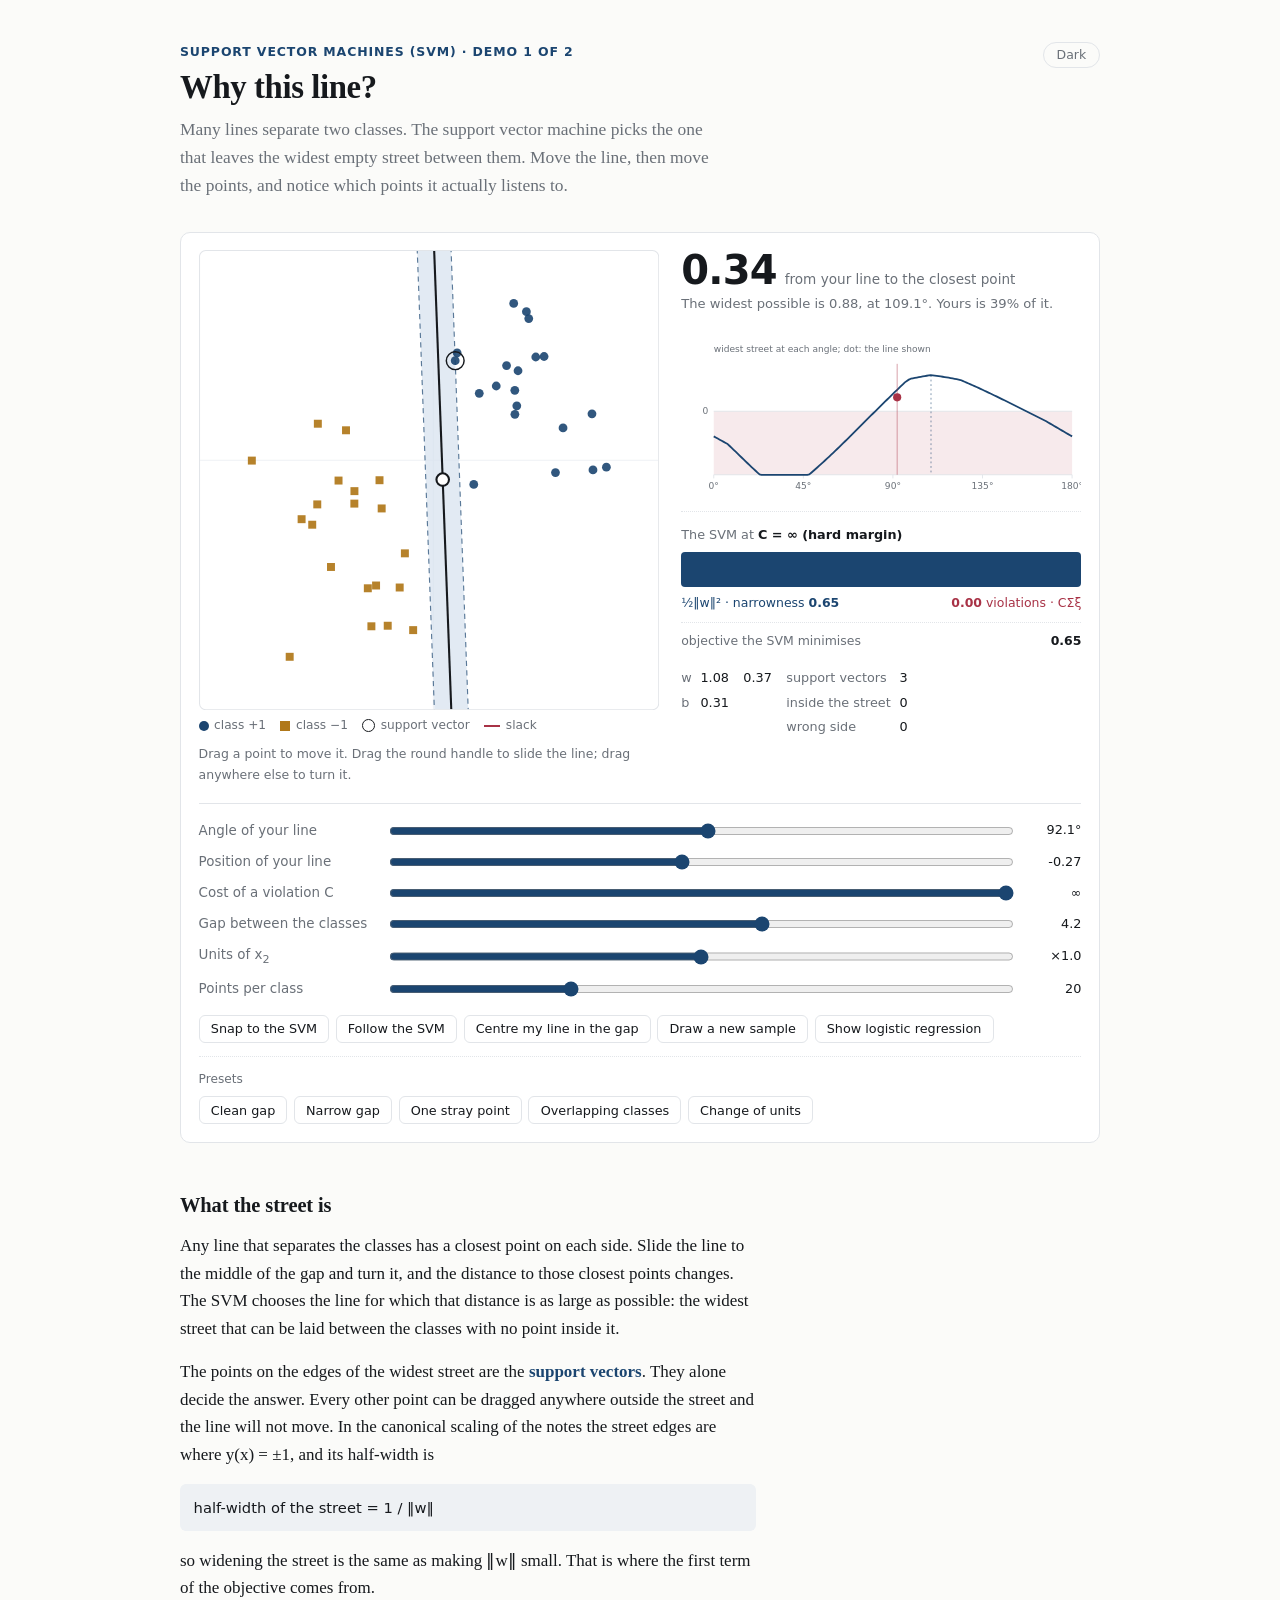
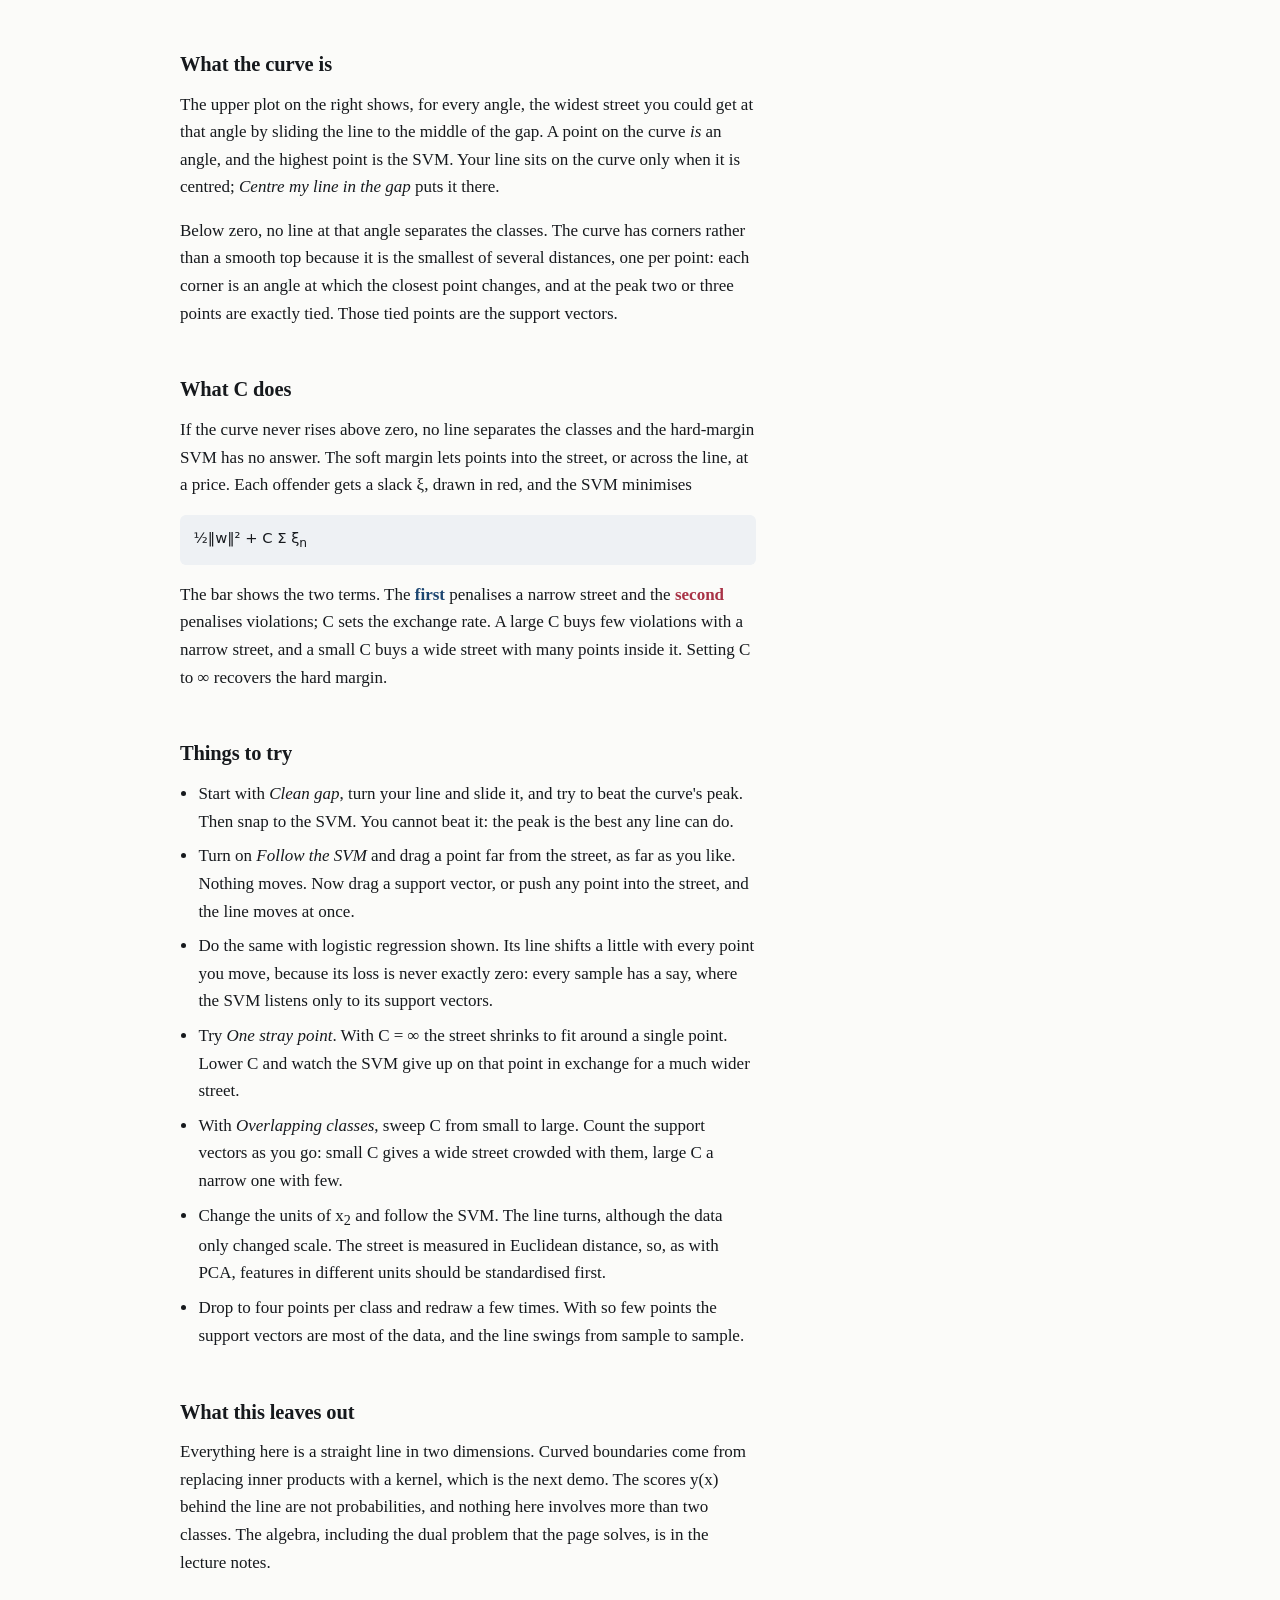
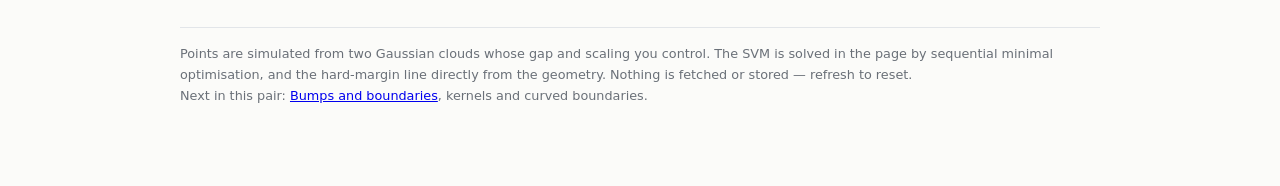
<file: svm1/index.html>
<!DOCTYPE html>
<html lang="en">
<head>
<meta charset="utf-8">
<meta name="viewport" content="width=device-width, initial-scale=1">
<title>SVM &middot; Why this line?</title>
<style>
:root{
  --paper:#fbfbf9; --panel:#ffffff; --ink:#16191d; --muted:#6a7078;
  --rule:#e2e5e9; --grid:#eef1f4;
  --keep:#1b4570; --keep-soft:#d9e3ef;
  --lose:#a83246; --lose-soft:#f2dcdf;
  --pos:#1b4570; --neg:#b0781a;
  --dot:#33424f;
  --serif: Charter, "Bitstream Charter", "Sitka Text", Cambria, "Source Serif Pro", Georgia, serif;
  --sans: ui-sans-serif, system-ui, -apple-system, "Segoe UI", Roboto, Helvetica, Arial, sans-serif;
}
html[data-theme="dark"]{
  --paper:#14171a; --panel:#1b1f23; --ink:#e7e9ea; --muted:#99a1a9;
  --rule:#2b3138; --grid:#232a30;
  --keep:#6fa9dd; --keep-soft:#22323f;
  --lose:#e0808c; --lose-soft:#3a262a;
  --pos:#6fa9dd; --neg:#e2b25a;
  --dot:#b9c4cd;
}
*{box-sizing:border-box}
html{scroll-padding-top:1rem}
body{
  margin:0; background:var(--paper); color:var(--ink);
  font-family:var(--serif); font-size:17px; line-height:1.62;
  -webkit-text-size-adjust:100%;
}
.wrap{max-width:60rem; margin:0 auto; padding:2.6rem 1.25rem 5rem}
.prose{max-width:36rem}

h1{font-size:2.05rem; line-height:1.18; font-weight:600; letter-spacing:-.012em; margin:0 0 .5rem}
h2{font-size:1.28rem; font-weight:600; margin:2.9rem 0 .6rem; letter-spacing:-.006em}
p{margin:0 0 1rem}
.lede{font-size:1.09rem; color:var(--muted); max-width:34rem; margin-bottom:2rem}

.topbar{display:flex; justify-content:space-between; align-items:flex-start; gap:1rem}
.themebtn{
  font-family:var(--sans); font-size:.78rem; color:var(--muted);
  background:none; border:1px solid var(--rule); border-radius:999px;
  padding:.3rem .8rem; cursor:pointer; white-space:nowrap;
}
.themebtn:hover{color:var(--ink); border-color:var(--muted)}

/* ---------- panel ---------- */
.panel{
  background:var(--panel); border:1px solid var(--rule); border-radius:10px;
  padding:1.1rem; margin:0 0 1.1rem;
}
.stage{display:grid; grid-template-columns:minmax(0,1.15fr) minmax(0,1fr); gap:1.4rem; align-items:start}
@media(max-width:760px){ .stage{grid-template-columns:1fr; gap:1.1rem} }

svg{display:block; width:100%; height:auto; touch-action:none; -webkit-user-select:none; user-select:none}
#scatter text,#profile text{font-family:var(--sans)}
#scatter{cursor:grab}
#scatter.dragging{cursor:grabbing}

.readout{font-family:var(--sans)}
.bigrow{display:flex; align-items:baseline; gap:.5rem; margin-bottom:.15rem}
.bignum{font-size:2.5rem; font-weight:600; letter-spacing:-.02em; font-variant-numeric:tabular-nums; line-height:1}
.biglab{font-size:.85rem; color:var(--muted)}
.sub{font-size:.82rem; color:var(--muted); margin-bottom:1.05rem; min-height:2.5em}

.svmhead{font-size:.8rem; color:var(--muted); margin:1rem 0 .4rem; padding-top:.8rem; border-top:1px dotted var(--rule)}
.svmhead b{color:var(--ink); font-weight:600; font-variant-numeric:tabular-nums}
.barwrap{margin:0 0 .5rem}
.bar{display:flex; height:2.2rem; border-radius:4px; overflow:hidden; background:var(--grid)}
.bar .seg{flex:0 0 auto; transition:none}
.seg.keep{background:var(--keep)}
.seg.lose{background:var(--lose)}
.barkey{display:flex; justify-content:space-between; font-family:var(--sans); font-size:.78rem; margin-top:.4rem; gap:.75rem}
.barkey b{font-weight:600; font-variant-numeric:tabular-nums}
.k-keep{color:var(--keep)} .k-lose{color:var(--lose)}
.total{font-family:var(--sans); font-size:.78rem; color:var(--muted); margin-top:.55rem; padding-top:.5rem; border-top:1px dotted var(--rule); display:flex; justify-content:space-between}
.total b{font-variant-numeric:tabular-nums; color:var(--ink); font-weight:600}
.nosol{font-size:.8rem; color:var(--lose); margin:.2rem 0 .5rem}

table.mat{font-family:var(--sans); font-size:.8rem; border-collapse:collapse; margin-top:.9rem; font-variant-numeric:tabular-nums}
table.mat td{padding:.12rem .55rem .12rem 0; color:var(--muted)}
table.mat td.v{color:var(--ink); text-align:right; padding-right:.9rem}

/* ---------- controls ---------- */
.controls{border-top:1px solid var(--rule); margin-top:1.1rem; padding-top:1rem; font-family:var(--sans)}
.ctl{display:grid; grid-template-columns:11rem 1fr 3.6rem; gap:.75rem; align-items:center; margin-bottom:.55rem; font-size:.84rem}
.ctl label{color:var(--muted)}
.ctl .val{text-align:right; font-variant-numeric:tabular-nums; font-size:.8rem; color:var(--ink)}
@media(max-width:520px){ .ctl{grid-template-columns:8.5rem 1fr 3.2rem; font-size:.8rem} }

input[type=range]{width:100%; accent-color:var(--keep); height:1.15rem; background:transparent}
input[type=range]:focus-visible{outline:2px solid var(--keep); outline-offset:3px; border-radius:3px}

.btnrow{display:flex; flex-wrap:wrap; gap:.4rem; margin-top:.9rem}
button.act{
  font-family:var(--sans); font-size:.8rem; color:var(--ink); background:var(--panel);
  border:1px solid var(--rule); border-radius:6px; padding:.36rem .7rem; cursor:pointer;
}
button.act:hover{border-color:var(--muted)}
button.act:focus-visible{outline:2px solid var(--keep); outline-offset:2px}
button.act.on{background:var(--keep-soft); border-color:var(--keep); color:var(--ink)}
button.act:disabled{opacity:.45; cursor:default}
.presets{margin-top:.8rem; padding-top:.8rem; border-top:1px dotted var(--rule)}
.presets .plab{font-family:var(--sans); font-size:.76rem; color:var(--muted); margin-bottom:.4rem}

.hint{font-family:var(--sans); font-size:.78rem; color:var(--muted); margin:.55rem 0 0}
.legend{font-family:var(--sans); font-size:.76rem; color:var(--muted); display:flex; flex-wrap:wrap; gap:.9rem; margin-top:.35rem}
.legend span{display:inline-flex; align-items:center; gap:.35rem}
.sw{display:inline-block; width:.62rem; height:.62rem}
.sw.pos{background:var(--pos); border-radius:50%}
.sw.neg{background:var(--neg)}
.sw.ring{border:1.5px solid var(--ink); border-radius:50%; width:.8rem; height:.8rem}
.sw.slack{width:1rem; height:2px; background:var(--lose)}

/* ---------- prose extras ---------- */
ul{margin:0 0 1rem; padding-left:1.15rem}
li{margin-bottom:.45rem}
.eq{font-family:var(--sans); font-size:.92rem; background:var(--grid); border-radius:6px; padding:.7rem .85rem; margin:0 0 1rem; overflow-x:auto; white-space:nowrap}
.keepword{color:var(--keep); font-weight:600}
.loseword{color:var(--lose); font-weight:600}
footer{margin-top:3.2rem; padding-top:1rem; border-top:1px solid var(--rule); font-family:var(--sans); font-size:.8rem; color:var(--muted)}
@media(prefers-reduced-motion:reduce){ *{scroll-behavior:auto} }
.kicker{font-family:var(--sans); font-size:.78rem; font-weight:600; letter-spacing:.07em; text-transform:uppercase; color:var(--keep); margin:0 0 .4rem}
</style>
</head>
<body>
<div class="wrap">

  <div class="topbar">
    <div>
      <p class="kicker">Support Vector Machines (SVM) &middot; demo 1 of 2</p>
      <h1>Why this line?</h1>
    </div>
    <button class="themebtn" id="theme" type="button">Dark</button>
  </div>
  <p class="lede">Many lines separate two classes. The support vector machine picks the one that leaves the widest empty street between them. Move the line, then move the points, and notice which points it actually listens to.</p>

  <div class="panel">
    <div class="stage">

      <div>
        <svg id="scatter" viewBox="0 0 440 440" role="img"
             aria-label="Two classes of points with a movable separating line and its margin"></svg>
        <div class="legend">
          <span><i class="sw pos"></i>class +1</span>
          <span><i class="sw neg"></i>class &minus;1</span>
          <span><i class="sw ring"></i>support vector</span>
          <span><i class="sw slack"></i>slack</span>
        </div>
        <p class="hint" id="hint">Drag a point to move it. Drag the round handle to slide the line; drag anywhere else to turn it.</p>
      </div>

      <div class="readout">
        <div class="bigrow">
          <span class="bignum" id="bigNum">—</span>
          <span class="biglab" id="bigLab">from your line to the closest point</span>
        </div>
        <div class="sub" id="subNote">&nbsp;</div>

        <svg id="profile" viewBox="0 0 440 168" role="img"
             aria-label="Widest possible margin as a function of the line's angle"></svg>

        <div class="svmhead" id="svmHead">The SVM at <b id="cHead">C = &infin;</b></div>
        <div class="nosol" id="noSol" hidden>No line separates these classes, so the hard-margin problem has no solution. Lower C to allow violations.</div>
        <div class="barwrap" id="barWrap">
          <div class="bar">
            <div class="seg keep" id="segKeep" style="width:100%"></div>
            <div class="seg lose" id="segLose" style="width:0%"></div>
          </div>
          <div class="barkey">
            <span class="k-keep">&frac12;&#8214;w&#8214;&sup2; &middot; narrowness <b id="vHalf">—</b></span>
            <span class="k-lose"><b id="vPen">—</b> violations &middot; C&Sigma;&xi;</span>
          </div>
          <div class="total"><span>objective the SVM minimises</span><b id="vObj">—</b></div>
        </div>

        <table class="mat">
          <tr><td>w</td><td class="v" id="w1">—</td><td class="v" id="w2">—</td>
              <td>support vectors</td><td class="v" id="nSV">—</td></tr>
          <tr><td>b</td><td class="v" id="bb">—</td><td class="v"></td>
              <td>inside the street</td><td class="v" id="nIn">—</td></tr>
          <tr><td></td><td></td><td></td>
              <td>wrong side</td><td class="v" id="nWrong">—</td></tr>
        </table>
      </div>
    </div>

    <div class="controls">
      <div class="ctl">
        <label for="theta">Angle of your line</label>
        <input type="range" id="theta" min="0" max="180" step="0.5" value="20">
        <span class="val" id="thetaV">20&deg;</span>
      </div>
      <div class="ctl">
        <label for="offset">Position of your line</label>
        <input type="range" id="offset" min="-6" max="6" step="0.02" value="0">
        <span class="val" id="offsetV">0.00</span>
      </div>
      <div class="ctl">
        <label for="cval">Cost of a violation C</label>
        <input type="range" id="cval" min="-2" max="3" step="0.05" value="3">
        <span class="val" id="cV">&infin;</span>
      </div>
      <div class="ctl">
        <label for="gap">Gap between the classes</label>
        <input type="range" id="gap" min="0" max="7" step="0.05" value="4.2">
        <span class="val" id="gapV">4.2</span>
      </div>
      <div class="ctl">
        <label for="scale">Units of x<sub>2</sub></label>
        <input type="range" id="scale" min="-1" max="1" step="0.01" value="0">
        <span class="val" id="scaleV">&times;1.0</span>
      </div>
      <div class="ctl">
        <label for="npts">Points per class</label>
        <input type="range" id="npts" min="4" max="60" step="1" value="20">
        <span class="val" id="nptsV">20</span>
      </div>

      <div class="btnrow">
        <button class="act" id="snap" type="button">Snap to the SVM</button>
        <button class="act" id="follow" type="button">Follow the SVM</button>
        <button class="act" id="centreBtn" type="button">Centre my line in the gap</button>
        <button class="act" id="resample" type="button">Draw a new sample</button>
        <button class="act" id="lr" type="button">Show logistic regression</button>
      </div>

      <div class="presets">
        <div class="plab">Presets</div>
        <div class="btnrow" style="margin-top:0">
          <button class="act" data-preset="clean" type="button">Clean gap</button>
          <button class="act" data-preset="narrow" type="button">Narrow gap</button>
          <button class="act" data-preset="stray" type="button">One stray point</button>
          <button class="act" data-preset="overlap" type="button">Overlapping classes</button>
          <button class="act" data-preset="units" type="button">Change of units</button>
        </div>
      </div>
    </div>
  </div>

  <div class="prose">

    <h2>What the street is</h2>
    <p>Any line that separates the classes has a closest point on each side. Slide the line to the middle of the gap and turn it, and the distance to those closest points changes. The SVM chooses the line for which that distance is as large as possible: the widest street that can be laid between the classes with no point inside it.</p>
    <p>The points on the edges of the widest street are the <span class="keepword">support vectors</span>. They alone decide the answer. Every other point can be dragged anywhere outside the street and the line will not move. In the canonical scaling of the notes the street edges are where y(x) = &plusmn;1, and its half-width is</p>
    <div class="eq">half-width of the street  =  1 / &#8214;w&#8214;</div>
    <p>so widening the street is the same as making &#8214;w&#8214; small. That is where the first term of the objective comes from.</p>

    <h2>What the curve is</h2>
    <p>The upper plot on the right shows, for every angle, the widest street you could get at that angle by sliding the line to the middle of the gap. A point on the curve <em>is</em> an angle, and the highest point is the SVM. Your line sits on the curve only when it is centred; <em>Centre my line in the gap</em> puts it there.</p>
    <p>Below zero, no line at that angle separates the classes. The curve has corners rather than a smooth top because it is the smallest of several distances, one per point: each corner is an angle at which the closest point changes, and at the peak two or three points are exactly tied. Those tied points are the support vectors.</p>

    <h2>What C does</h2>
    <p>If the curve never rises above zero, no line separates the classes and the hard-margin SVM has no answer. The soft margin lets points into the street, or across the line, at a price. Each offender gets a slack &xi;, drawn in red, and the SVM minimises</p>
    <div class="eq">&frac12;&#8214;w&#8214;&sup2;  +  C &Sigma; &xi;<sub>n</sub></div>
    <p>The bar shows the two terms. The <span class="keepword">first</span> penalises a narrow street and the <span class="loseword">second</span> penalises violations; C sets the exchange rate. A large C buys few violations with a narrow street, and a small C buys a wide street with many points inside it. Setting C to &infin; recovers the hard margin.</p>

    <h2>Things to try</h2>
    <ul>
      <li>Start with <em>Clean gap</em>, turn your line and slide it, and try to beat the curve's peak. Then snap to the SVM. You cannot beat it: the peak is the best any line can do.</li>
      <li>Turn on <em>Follow the SVM</em> and drag a point far from the street, as far as you like. Nothing moves. Now drag a support vector, or push any point into the street, and the line moves at once.</li>
      <li>Do the same with logistic regression shown. Its line shifts a little with every point you move, because its loss is never exactly zero: every sample has a say, where the SVM listens only to its support vectors.</li>
      <li>Try <em>One stray point</em>. With C = &infin; the street shrinks to fit around a single point. Lower C and watch the SVM give up on that point in exchange for a much wider street.</li>
      <li>With <em>Overlapping classes</em>, sweep C from small to large. Count the support vectors as you go: small C gives a wide street crowded with them, large C a narrow one with few.</li>
      <li>Change the units of x<sub>2</sub> and follow the SVM. The line turns, although the data only changed scale. The street is measured in Euclidean distance, so, as with PCA, features in different units should be standardised first.</li>
      <li>Drop to four points per class and redraw a few times. With so few points the support vectors are most of the data, and the line swings from sample to sample.</li>
    </ul>

    <h2>What this leaves out</h2>
    <p>Everything here is a straight line in two dimensions. Curved boundaries come from replacing inner products with a kernel, which is the next demo. The scores y(x) behind the line are not probabilities, and nothing here involves more than two classes. The algebra, including the dual problem that the page solves, is in the lecture notes.</p>

  </div>

  <footer>
    Points are simulated from two Gaussian clouds whose gap and scaling you control. The SVM is solved in the page by sequential minimal optimisation, and the hard-margin line directly from the geometry. Nothing is fetched or stored &mdash; refresh to reset.
    <br>Next in this pair: <a href="../svm2/">Bumps and boundaries</a>, kernels and curved boundaries.
  </footer>
</div>

<script>
(function(){
"use strict";

// ---------- elements ----------
var $ = function(id){ return document.getElementById(id); };
var scatter = $("scatter"), profile = $("profile");
var elTheta = $("theta"), elOff = $("offset"), elC = $("cval"),
    elGap = $("gap"), elScale = $("scale"), elN = $("npts");
var SVGNS = "http://www.w3.org/2000/svg";
var C_INF = 2.95;           // slider value at or above which C is infinite

// ---------- state ----------
var state = {
  theta: 20 * Math.PI/180,  // angle of the user's line
  c: 0,                     // the line is n(theta) . x = c
  gap: 4.2,
  logScale: 0,
  n: 20,
  logC: 3,
  follow: false,
  showLR: false,
  stray: false,
  pts: [],
  view: null,
  cache: null
};

// ---------- random ----------
var seed = 20260927;
function rnd(){ seed = (seed * 1103515245 + 12345) & 0x7fffffff; return seed / 0x7fffffff; }
function gauss(){
  var u = 1 - rnd(), v = rnd();
  return Math.sqrt(-2*Math.log(u)) * Math.cos(2*Math.PI*v);
}

var AX = 32 * Math.PI/180;                         // direction joining the class means
var U0 = {x:Math.cos(AX), y:Math.sin(AX)}, V0 = {x:-Math.sin(AX), y:Math.cos(AX)};

function generate(){
  var k = Math.pow(10, state.logScale), out = [], i, t;
  for(t = -1; t <= 1; t += 2){
    for(i = 0; i < state.n; i++){
      var a = 1.25*gauss(), b = 0.62*gauss();
      var along = t*state.gap/2 + b;
      var x = along*U0.x + a*V0.x, y = along*U0.y + a*V0.y;
      out.push({x:x, y:k*y, t:t});
    }
  }
  if(state.stray){
    var s = -state.gap/2 + 1.15;                    // a +1 point just off the -1 cloud
    out.push({x:s*U0.x + 0.4*V0.x, y:k*(s*U0.y + 0.4*V0.y), t:1, stray:true});
  }
  state.pts = out;
  dirty();
}

function Cval(){ return state.logC >= C_INF ? Infinity : Math.pow(10, state.logC); }
function dirty(){ state.cache = null; }

// ---------- geometry ----------
function nrm(th){ return {x:-Math.sin(th), y:Math.cos(th)}; }

// widest street at angle th, with the line centred in the gap
function gAt(th){
  var n = nrm(th), P = state.pts, best = null, s, i;
  for(s = -1; s <= 1; s += 2){
    var A = Infinity, B = -Infinity;
    for(i = 0; i < P.length; i++){
      var q = s*(n.x*P[i].x + n.y*P[i].y);
      if(P[i].t > 0){ if(q < A) A = q; } else { if(q > B) B = q; }
    }
    var g = (A - B)/2;
    if(!best || g > best.g) best = { g:g, s:s, c:s*(A + B)/2 };
  }
  return best;
}

// margin of an arbitrary line n(th).x = c, with the better of the two orientations
function lineMargin(th, c){
  var n = nrm(th), P = state.pts, best = null, s, i;
  for(s = -1; s <= 1; s += 2){
    var m = Infinity, wrong = 0;
    for(i = 0; i < P.length; i++){
      var d = P[i].t*s*(n.x*P[i].x + n.y*P[i].y - c);
      if(d < m) m = d;
      if(d < 0) wrong++;
    }
    if(!best || m > best.m) best = { m:m, s:s, wrong:wrong };
  }
  return best;
}

function hardSVM(){
  var bestTh = 0, bestG = -Infinity, i, th, r;
  var curve = [];
  for(i = 0; i <= 720; i++){
    th = i*Math.PI/720;
    r = gAt(th);
    if(i % 4 === 0) curve.push(r.g);
    if(r.g > bestG){ bestG = r.g; bestTh = th; }
  }
  // golden-section refinement around the best grid cell
  var lo = bestTh - Math.PI/720, hi = bestTh + Math.PI/720, gr = (Math.sqrt(5)-1)/2;
  var x1 = hi - gr*(hi-lo), x2 = lo + gr*(hi-lo), f1 = gAt(x1).g, f2 = gAt(x2).g;
  for(i = 0; i < 40; i++){
    if(f1 > f2){ hi = x2; x2 = x1; f2 = f1; x1 = hi - gr*(hi-lo); f1 = gAt(x1).g; }
    else       { lo = x1; x1 = x2; f1 = f2; x2 = lo + gr*(hi-lo); f2 = gAt(x2).g; }
  }
  th = (lo + hi)/2;
  th = ((th % Math.PI) + Math.PI) % Math.PI;
  r = gAt(th);
  var res = { curve:curve, ok: r.g > 1e-9, g:r.g, theta:th, s:r.s, c:r.c };
  if(res.ok){
    var n = nrm(th);
    res.w = [r.s*n.x/r.g, r.s*n.y/r.g];
    res.b = -r.s*r.c/r.g;
  }
  return res;
}

// ---------- soft-margin SVM: SMO with maximal-violating-pair selection ----------
function smo(C){
  var P = state.pts, N = P.length, i, j, t;
  var y = new Float64Array(N), a = new Float64Array(N), G = new Float64Array(N);
  var Q = new Array(N);
  for(i = 0; i < N; i++) y[i] = P[i].t;
  for(i = 0; i < N; i++){
    Q[i] = new Float64Array(N);
    for(j = 0; j < N; j++) Q[i][j] = y[i]*y[j]*(P[i].x*P[j].x + P[i].y*P[j].y);
    G[i] = -1;
  }
  var eps = 1e-4, iter = 0;
  for(iter = 0; iter < 200000; iter++){
    var Gmax = -Infinity, Gmin = Infinity, ii = -1, jj = -1;
    for(t = 0; t < N; t++){
      var v = -y[t]*G[t];
      var up  = (y[t] > 0 && a[t] < C) || (y[t] < 0 && a[t] > 0);
      var low = (y[t] > 0 && a[t] > 0) || (y[t] < 0 && a[t] < C);
      if(up && v > Gmax){ Gmax = v; ii = t; }
      if(low && v < Gmin){ Gmin = v; jj = t; }
    }
    if(ii < 0 || jj < 0 || Gmax - Gmin < eps) break;
    i = ii; j = jj;
    var ai = a[i], aj = a[j], quad, delta;
    if(y[i] !== y[j]){
      quad = Q[i][i] + Q[j][j] + 2*Q[i][j]; if(quad <= 0) quad = 1e-12;
      delta = (-G[i] - G[j])/quad;
      var diff = a[i] - a[j];
      a[i] += delta; a[j] += delta;
      if(diff > 0){ if(a[j] < 0){ a[j] = 0; a[i] = diff; } }
      else        { if(a[i] < 0){ a[i] = 0; a[j] = -diff; } }
      if(diff > 0){ if(a[i] > C){ a[i] = C; a[j] = C - diff; } }
      else        { if(a[j] > C){ a[j] = C; a[i] = C + diff; } }
    }else{
      quad = Q[i][i] + Q[j][j] - 2*Q[i][j]; if(quad <= 0) quad = 1e-12;
      delta = (G[i] - G[j])/quad;
      var sum = a[i] + a[j];
      a[i] -= delta; a[j] += delta;
      if(sum > C){ if(a[i] > C){ a[i] = C; a[j] = sum - C; } }
      else       { if(a[j] < 0){ a[j] = 0; a[i] = sum; } }
      if(sum > C){ if(a[j] > C){ a[j] = C; a[i] = sum - C; } }
      else       { if(a[i] < 0){ a[i] = 0; a[j] = sum; } }
    }
    var dai = a[i] - ai, daj = a[j] - aj;
    for(t = 0; t < N; t++) G[t] += Q[t][i]*dai + Q[t][j]*daj;
  }
  // weights and bias
  var w = [0,0];
  for(t = 0; t < N; t++){ w[0] += a[t]*y[t]*P[t].x; w[1] += a[t]*y[t]*P[t].y; }
  var tol = 1e-7*C, bs = 0, nf = 0, ub = Infinity, lb = -Infinity;
  for(t = 0; t < N; t++){
    var val = -y[t]*G[t];
    if(a[t] > tol && a[t] < C - tol){ bs += val; nf++; }
    var up2  = (y[t] > 0 && a[t] < C - tol) || (y[t] < 0 && a[t] > tol);
    var low2 = (y[t] > 0 && a[t] > tol) || (y[t] < 0 && a[t] < C - tol);
    if(up2) lb = Math.max(lb, val);
    if(low2) ub = Math.min(ub, val);
  }
  var b = nf > 0 ? bs/nf : ((isFinite(ub) && isFinite(lb)) ? (ub + lb)/2 : 0);
  return { w:w, b:b, alpha:a, C:C };
}

// ---------- logistic regression (small ridge penalty so separable data stay finite) ----------
function logistic(){
  var P = state.pts, N = P.length, lam = 0.5, th = [0,0,0], it, i, r, c;
  for(it = 0; it < 30; it++){
    var g = [lam*th[0], lam*th[1], 0];
    var H = [[lam,0,0],[0,lam,0],[0,0,1e-9]];
    for(i = 0; i < N; i++){
      var x = [P[i].x, P[i].y, 1], t = P[i].t;
      var z = t*(th[0]*x[0] + th[1]*x[1] + th[2]);
      var sg = 1/(1 + Math.exp(z));             // sigma(-z)
      for(r = 0; r < 3; r++){
        g[r] -= t*x[r]*sg;
        for(c = 0; c < 3; c++) H[r][c] += x[r]*x[c]*sg*(1 - sg);
      }
    }
    var d = solve3(H, g);
    if(!d) break;
    th = [th[0]-d[0], th[1]-d[1], th[2]-d[2]];
    if(Math.abs(d[0]) + Math.abs(d[1]) + Math.abs(d[2]) < 1e-10) break;
  }
  return { w:[th[0], th[1]], b:th[2] };
}
function solve3(A, v){
  var M = [A[0].concat([v[0]]), A[1].concat([v[1]]), A[2].concat([v[2]])], i, j, k;
  for(i = 0; i < 3; i++){
    var p = i;
    for(j = i+1; j < 3; j++) if(Math.abs(M[j][i]) > Math.abs(M[p][i])) p = j;
    var tmp = M[i]; M[i] = M[p]; M[p] = tmp;
    if(Math.abs(M[i][i]) < 1e-14) return null;
    for(j = 0; j < 3; j++){
      if(j === i) continue;
      var f = M[j][i]/M[i][i];
      for(k = i; k < 4; k++) M[j][k] -= f*M[i][k];
    }
  }
  return [M[0][3]/M[0][0], M[1][3]/M[1][1], M[2][3]/M[2][2]];
}

// ---------- the SVM for the current C, with its diagnostics ----------
function compute(){
  if(state.cache) return state.cache;
  var hard = hardSVM(), C = Cval(), svm = null, P = state.pts, i;
  if(isFinite(C)){
    var s = smo(C);
    svm = { w:s.w, b:s.b, C:C, alpha:s.alpha };
  }else if(hard.ok){
    svm = { w:hard.w, b:hard.b, C:Infinity, alpha:null };
  }
  if(svm){
    var ww = svm.w[0]*svm.w[0] + svm.w[1]*svm.w[1];
    var xi = new Float64Array(P.length), sv = new Uint8Array(P.length);
    var sumXi = 0, nIn = 0, nWrong = 0, nSV = 0;
    for(i = 0; i < P.length; i++){
      var ty = P[i].t*(svm.w[0]*P[i].x + svm.w[1]*P[i].y + svm.b);
      xi[i] = Math.max(0, 1 - ty);
      sumXi += xi[i];
      if(ty < 0) nWrong++;
      else if(ty < 1 - 1e-6) nIn++;
      if(svm.alpha) sv[i] = svm.alpha[i] > 1e-7*svm.C ? 1 : 0;
      else sv[i] = ty < 1 + 1e-6 ? 1 : 0;
      nSV += sv[i];
    }
    svm.ww = ww; svm.xi = xi; svm.sv = sv; svm.sumXi = sumXi;
    svm.nIn = nIn; svm.nWrong = nWrong; svm.nSV = nSV;
  }
  state.cache = { hard:hard, svm:svm, lr: state.showLR ? logistic() : null };
  return state.cache;
}

// line parameters (theta, c) of a line w.x + b = 0
function lineFromWB(w, b){
  var L = Math.hypot(w[0], w[1]);
  var nx = w[0]/L, ny = w[1]/L;
  var th = Math.atan2(-nx, ny);                 // n(th) = (-sin th, cos th) = +-(nx, ny)
  var sgn = 1;
  if(th < 0){ th += Math.PI; sgn = -1; }
  if(th >= Math.PI){ th -= Math.PI; sgn = -sgn; }
  // point on the line: x0 = -b w / |w|^2 ; c = n(th).x0
  var n = nrm(th), x0 = { x:-b*w[0]/(L*L), y:-b*w[1]/(L*L) };
  return { theta:th, c:n.x*x0.x + n.y*x0.y };
}

// ---------- view mapping ----------
function refit(){
  var P = state.pts, i;
  var minx=Infinity, maxx=-Infinity, miny=Infinity, maxy=-Infinity;
  for(i=0;i<P.length;i++){
    if(P[i].x<minx)minx=P[i].x; if(P[i].x>maxx)maxx=P[i].x;
    if(P[i].y<miny)miny=P[i].y; if(P[i].y>maxy)maxy=P[i].y;
  }
  var cx=(minx+maxx)/2, cy=(miny+maxy)/2;
  var half = Math.max(maxx-minx, maxy-miny)/2 * 1.18;
  if(!isFinite(half) || half < 1e-6) half = 1;
  state.view = { cx:cx, cy:cy, half:half };
  elOff.min = (-half).toFixed(2); elOff.max = half.toFixed(2);
}

var W = 440, PAD = 20;
function kpx(){ return (W - 2*PAD) / (2*state.view.half); }
function toPx(p){
  var v = state.view, k = kpx();
  return { x: PAD + (p.x - (v.cx - v.half)) * k,
           y: W - PAD - (p.y - (v.cy - v.half)) * k };
}
function toWorld(px){
  var v = state.view, k = kpx();
  return { x: (px.x - PAD)/k + (v.cx - v.half),
           y: (W - PAD - px.y)/k + (v.cy - v.half) };
}

function el(name, attrs){
  var e = document.createElementNS(SVGNS, name);
  for(var a in attrs) if(attrs.hasOwnProperty(a)) e.setAttribute(a, attrs[a]);
  return e;
}
function css(name){ return getComputedStyle(document.documentElement).getPropertyValue(name).trim(); }

// the level set w.x + b = v, as two far-apart world points
function levelLine(w, b, v){
  var L2 = w[0]*w[0] + w[1]*w[1], L = Math.sqrt(L2);
  var x0 = { x:(v - b)*w[0]/L2, y:(v - b)*w[1]/L2 };
  // move x0 to the point of the line nearest the view centre
  var d = { x:-w[1]/L, y:w[0]/L }, ctr = {x:state.view.cx, y:state.view.cy};
  var s = (ctr.x - x0.x)*d.x + (ctr.y - x0.y)*d.y;
  x0 = { x:x0.x + s*d.x, y:x0.y + s*d.y };
  var R = state.view.half*4;
  return [ {x:x0.x - R*d.x, y:x0.y - R*d.y}, {x:x0.x + R*d.x, y:x0.y + R*d.y}, x0 ];
}

// the line actually displayed, in w,b form (null w means no street)
function displayed(res){
  if(state.follow && res.svm){
    return { w:res.svm.w, b:res.svm.b, street:true, svm:true };
  }
  var lm = lineMargin(state.theta, state.c), n = nrm(state.theta);
  if(lm.m > 1e-9){
    return { w:[lm.s*n.x/lm.m, lm.s*n.y/lm.m], b:-lm.s*state.c/lm.m, street:true, svm:false, lm:lm };
  }
  return { w:[lm.s*n.x, lm.s*n.y], b:-lm.s*state.c, street:false, svm:false, lm:lm };
}

// ---------- drawing: scatter ----------
function drawScatter(res){
  while(scatter.firstChild) scatter.removeChild(scatter.firstChild);
  var C = { grid:css("--grid"), rule:css("--rule"), ink:css("--ink"), keep:css("--keep"),
            keepSoft:css("--keep-soft"), lose:css("--lose"), muted:css("--muted"),
            pos:css("--pos"), neg:css("--neg"), panel:css("--panel") };
  var defs = el("defs",{}), clip = el("clipPath",{id:"frame"});
  clip.appendChild(el("rect",{x:1,y:1,width:W-2,height:W-2,rx:6}));
  defs.appendChild(clip); scatter.appendChild(defs);
  var g = el("g",{"clip-path":"url(#frame)"});
  scatter.appendChild(g);

  var origin = toPx({x:0,y:0});
  if(origin.x > 0 && origin.x < W) g.appendChild(el("line",{x1:origin.x,y1:0,x2:origin.x,y2:W,stroke:C.grid,"stroke-width":1}));
  if(origin.y > 0 && origin.y < W) g.appendChild(el("line",{x1:0,y1:origin.y,x2:W,y2:origin.y,stroke:C.grid,"stroke-width":1}));

  var D = displayed(res), P = state.pts, i;
  var L2 = D.w[0]*D.w[0] + D.w[1]*D.w[1];

  // the street
  if(D.street){
    var mid = levelLine(D.w, D.b, 0), a = toPx(mid[0]), b = toPx(mid[1]);
    var halfPx = kpx()/Math.sqrt(L2);
    g.appendChild(el("line",{x1:a.x,y1:a.y,x2:b.x,y2:b.y,stroke:C.keepSoft,
      "stroke-width":(2*halfPx).toFixed(2),"stroke-opacity":".75"}));
    [-1,1].forEach(function(v){
      var e = levelLine(D.w, D.b, v), p = toPx(e[0]), q = toPx(e[1]);
      g.appendChild(el("line",{x1:p.x,y1:p.y,x2:q.x,y2:q.y,stroke:C.keep,
        "stroke-width":1.1,"stroke-dasharray":"5 4","stroke-opacity":".7"}));
    });
  }

  // logistic regression, for comparison
  if(res.lr && Math.hypot(res.lr.w[0], res.lr.w[1]) > 1e-9){
    var lr = levelLine(res.lr.w, res.lr.b, 0), lp = toPx(lr[0]), lq = toPx(lr[1]);
    g.appendChild(el("line",{x1:lp.x,y1:lp.y,x2:lq.x,y2:lq.y,stroke:C.muted,
      "stroke-width":1.6,"stroke-dasharray":"2 3"}));
  }

  // the boundary itself
  var bl = levelLine(D.w, D.b, 0), p1 = toPx(bl[0]), p2 = toPx(bl[1]);
  g.appendChild(el("line",{x1:p1.x,y1:p1.y,x2:p2.x,y2:p2.y,stroke:C.ink,"stroke-width":2}));

  // slack segments (the SVM, finite C)
  if(D.svm && res.svm && isFinite(res.svm.C)){
    var sd = "";
    for(i = 0; i < P.length; i++){
      if(res.svm.xi[i] <= 1e-9) continue;
      var yv = D.w[0]*P[i].x + D.w[1]*P[i].y + D.b;
      var step = (P[i].t - yv)/L2;
      var s0 = toPx(P[i]), s1 = toPx({x:P[i].x + step*D.w[0], y:P[i].y + step*D.w[1]});
      sd += "M" + s0.x.toFixed(1) + " " + s0.y.toFixed(1) + "L" + s1.x.toFixed(1) + " " + s1.y.toFixed(1);
    }
    if(sd) g.appendChild(el("path",{d:sd,fill:"none",stroke:C.lose,"stroke-width":1.8,"stroke-opacity":".85"}));
  }

  // which points to ring
  var ring = new Uint8Array(P.length), wrong = new Uint8Array(P.length);
  if(D.svm){
    for(i = 0; i < P.length; i++) ring[i] = res.svm.sv[i];
  }else{
    var n = nrm(state.theta), lm = D.lm, tolm = 1e-6 + 1e-3*Math.abs(lm.m);
    for(i = 0; i < P.length; i++){
      var dd = P[i].t*lm.s*(n.x*P[i].x + n.y*P[i].y - state.c);
      if(dd < 0) wrong[i] = 1;
      else if(lm.m > 0 && dd <= lm.m + tolm) ring[i] = 1;
    }
  }

  // points
  for(i = 0; i < P.length; i++){
    var q = toPx(P[i]);
    if(P[i].t > 0){
      g.appendChild(el("circle",{cx:q.x,cy:q.y,r:4.2,fill:C.pos,"fill-opacity":".9"}));
    }else{
      g.appendChild(el("rect",{x:q.x-3.8,y:q.y-3.8,width:7.6,height:7.6,fill:C.neg,"fill-opacity":".92"}));
    }
    if(ring[i]) g.appendChild(el("circle",{cx:q.x,cy:q.y,r:8.5,fill:"none",stroke:C.ink,"stroke-width":1.4}));
    if(wrong[i]) g.appendChild(el("circle",{cx:q.x,cy:q.y,r:8.5,fill:"none",stroke:C.lose,"stroke-width":1.6}));
  }

  // handle on the user's line
  if(!D.svm){
    var hp = toPx(handleWorld());
    g.appendChild(el("circle",{cx:hp.x,cy:hp.y,r:6,fill:C.panel,stroke:C.ink,"stroke-width":2}));
  }

  if(res.lr){
    var lab = el("text",{x:10,y:W-10,fill:C.muted,"font-size":"11"});
    lab.textContent = "dotted: logistic regression";
    scatter.appendChild(lab);
  }
  scatter.appendChild(el("rect",{x:.5,y:.5,width:W-1,height:W-1,fill:"none",stroke:C.rule,rx:"6"}));
}

function handleWorld(){
  var n = nrm(state.theta), ctr = {x:state.view.cx, y:state.view.cy};
  var u = state.c - (n.x*ctr.x + n.y*ctr.y);
  return { x:ctr.x + u*n.x, y:ctr.y + u*n.y };
}

// ---------- drawing: profile ----------
var PW = 440, PH = 168, PL = 36, PR = 10, PT = 24, PB = 22;
function drawProfile(res, cur){
  while(profile.firstChild) profile.removeChild(profile.firstChild);
  var C = { grid:css("--grid"), rule:css("--rule"), keep:css("--keep"),
            lose:css("--lose"), loseSoft:css("--lose-soft"), muted:css("--muted") };
  var curve = res.hard.curve, i;
  var lo = Math.min(0, cur.m), hi = Math.max(0, cur.m);
  for(i = 0; i < curve.length; i++){ if(curve[i] < lo) lo = curve[i]; if(curve[i] > hi) hi = curve[i]; }
  var top = Math.max(hi, 1e-6);
  if(res.hard.ok && lo < -1.6*top) lo = Math.min(-1.6*top, cur.m);   // keep the peak legible
  var span = Math.max(hi - lo, 1e-6);
  lo -= span*0.06; hi += span*0.12;
  var X = function(deg){ return PL + (deg/180)*(PW-PL-PR); };
  var Y = function(v){ return PT + (1 - (v-lo)/(hi-lo))*(PH-PT-PB); };

  // the region where no line separates
  var y0 = Y(0);
  if(y0 < PH-PB) profile.appendChild(el("rect",{x:PL,y:y0,width:PW-PL-PR,height:PH-PB-y0,fill:C.loseSoft,"fill-opacity":".6"}));
  profile.appendChild(el("line",{x1:PL,y1:y0,x2:PW-PR,y2:y0,stroke:C.rule,"stroke-width":1}));
  var zt = el("text",{x:PL-6,y:y0+3.5,fill:C.muted,"font-size":"10","text-anchor":"end"});
  zt.textContent = "0"; profile.appendChild(zt);

  // axis
  profile.appendChild(el("line",{x1:PL,y1:PH-PB,x2:PW-PR,y2:PH-PB,stroke:C.rule,"stroke-width":1}));
  [0,45,90,135,180].forEach(function(d){
    var x = X(d);
    profile.appendChild(el("line",{x1:x,y1:PH-PB,x2:x,y2:PH-PB+4,stroke:C.rule,"stroke-width":1}));
    var t = el("text",{x:x,y:PH-PB+16,fill:C.muted,"font-size":"10","text-anchor":"middle"});
    t.textContent = d + "\u00b0";
    profile.appendChild(t);
  });

  // the curve
  var d = "";
  for(i = 0; i < curve.length; i++){
    d += (i===0 ? "M" : "L") + X(i).toFixed(2) + " " + Y(Math.max(curve[i], lo)).toFixed(2);
  }
  profile.appendChild(el("path",{d:d,fill:"none",stroke:C.keep,"stroke-width":2,"stroke-linejoin":"round"}));

  // the peak: the hard-margin SVM
  if(res.hard.ok){
    var bd = res.hard.theta*180/Math.PI;
    profile.appendChild(el("line",{x1:X(bd),y1:Y(res.hard.g),x2:X(bd),y2:PH-PB,stroke:C.keep,"stroke-width":1,"stroke-dasharray":"2 3","stroke-opacity":".6"}));
  }

  // the displayed line
  var cd = cur.theta*180/Math.PI;
  profile.appendChild(el("line",{x1:X(cd),y1:PT,x2:X(cd),y2:PH-PB,stroke:C.lose,"stroke-width":1,"stroke-opacity":".5"}));
  profile.appendChild(el("circle",{cx:X(cd),cy:Y(cur.m),r:4.5,fill:C.lose}));

  var cap = el("text",{x:PL,y:11,fill:C.muted,"font-size":"10"});
  cap.textContent = "widest street at each angle; dot: the line shown";
  profile.appendChild(cap);
}

// ---------- readouts ----------
function fmt(v, n){ var t = v.toFixed(n===undefined ? 2 : n); return /^-0(\.0+)?$/.test(t) ? t.slice(1) : t; }
function plural(k, one, many){ return k + " " + (k === 1 ? one : many); }

function render(){
  if(!state.view || !state.pts.length) return;
  var res = compute(), C = Cval();

  // keep the user's line in step with the SVM while following
  if(state.follow && res.svm){
    var lf = lineFromWB(res.svm.w, res.svm.b);
    state.theta = lf.theta; state.c = lf.c;
  }
  var lm = lineMargin(state.theta, state.c);
  var cur = { theta:state.theta, m:lm.m };

  drawScatter(res);
  drawProfile(res, cur);

  // big number
  var big, lab, sub;
  if(state.follow && res.svm){
    big = fmt(1/Math.sqrt(res.svm.ww));
    lab = "half-width of the SVM's street";
    if(!isFinite(C)) sub = "This is the widest street any line allows. Drag points outside it: nothing moves.";
    else if(res.svm.nIn + res.svm.nWrong === 0) sub = "At this C no point needs to violate the street.";
    else sub = "At C = " + fmtC(C) + ", " + plural(res.svm.nIn, "point sits", "points sit") + " inside the street and " +
               plural(res.svm.nWrong, "is", "are") + " on the wrong side.";
  }else{
    lab = "from your line to the closest point";
    if(lm.m > 0){
      big = fmt(lm.m);
      if(res.hard.ok){
        var pct = 100*lm.m/res.hard.g;
        sub = pct > 99.8 ? "This is the widest street any line allows."
            : "The widest possible is " + fmt(res.hard.g) + ", at " + fmt(res.hard.theta*180/Math.PI,1) +
              "&deg;. Yours is " + fmt(pct,0) + "% of it.";
      }else sub = "&nbsp;";
    }else{
      big = "&mdash;";
      sub = "Your line puts " + plural(lm.wrong, "point", "points") + " on the wrong side." +
            (res.hard.ok ? "" : " No line separates these classes.");
    }
  }
  $("bigNum").innerHTML = big;
  $("bigLab").textContent = lab;
  $("subNote").innerHTML = sub;

  // SVM panel
  $("cHead").innerHTML = "C = " + (isFinite(C) ? fmtC(C) : "&infin;") + (isFinite(C) ? "" : " (hard margin)");
  var s = res.svm;
  $("noSol").hidden = !!s;
  $("barWrap").style.opacity = s ? 1 : 0.35;
  $("snap").disabled = !s; $("follow").disabled = !s && !state.follow;
  if(s){
    var half = 0.5*s.ww, pen = isFinite(C) ? C*s.sumXi : 0, tot = half + pen;
    var fr = tot > 0 ? 100*half/tot : 100;
    $("segKeep").style.width = fr.toFixed(2) + "%";
    $("segLose").style.width = (100 - fr).toFixed(2) + "%";
    $("vHalf").textContent = fmt(half); $("vPen").textContent = fmt(pen); $("vObj").textContent = fmt(tot);
    $("w1").textContent = fmt(s.w[0]); $("w2").textContent = fmt(s.w[1]); $("bb").textContent = fmt(s.b);
    $("nSV").textContent = s.nSV; $("nIn").textContent = s.nIn; $("nWrong").textContent = s.nWrong;
  }else{
    ["vHalf","vPen","vObj","w1","w2","bb","nSV","nIn","nWrong"].forEach(function(id){ $(id).textContent = "—"; });
    $("segKeep").style.width = "0%"; $("segLose").style.width = "0%";
  }

  // controls
  var th = state.theta*180/Math.PI;
  elTheta.value = th.toFixed(1);
  $("thetaV").innerHTML = fmt(th,1) + "&deg;";
  var n = nrm(state.theta), u = state.c - (n.x*state.view.cx + n.y*state.view.cy);
  elOff.value = u.toFixed(2);
  $("offsetV").textContent = fmt(u);
  $("cV").innerHTML = isFinite(C) ? fmtC(C) : "&infin;";
  $("gapV").textContent = fmt(state.gap,1);
  var k = Math.pow(10, state.logScale);
  $("scaleV").innerHTML = "&times;" + k.toFixed(k < 1 ? 2 : 1);
  $("nptsV").textContent = state.n;
}
function fmtC(C){ return C >= 10 ? C.toFixed(0) : (C >= 1 ? C.toFixed(1) : C.toPrecision(2)); }

// ---------- follow mode ----------
function setFollow(on){
  state.follow = on;
  $("follow").classList.toggle("on", on);
  $("follow").textContent = on ? "Stop following" : "Follow the SVM";
  $("hint").textContent = on
    ? "Drag a point to move it. The line is the SVM's; turn it yourself to stop following."
    : "Drag a point to move it. Drag the round handle to slide the line; drag anywhere else to turn it.";
}

// ---------- interaction ----------
var drag = null;
function svgPt(evt){
  var pt = scatter.createSVGPoint();
  pt.x = evt.clientX; pt.y = evt.clientY;
  var m = scatter.getScreenCTM();
  return m ? pt.matrixTransform(m.inverse()) : {x:0,y:0};
}
function rotateTo(px){
  var pivot = handleWorld(), pp = toPx(pivot);
  var dx = px.x - pp.x, dy = pp.y - px.y;
  if(Math.hypot(dx, dy) < 4) return;
  var a = Math.atan2(dy, dx);
  a = ((a % Math.PI) + Math.PI) % Math.PI;
  var n = nrm(a);
  state.theta = a; state.c = n.x*pivot.x + n.y*pivot.y;
}
scatter.addEventListener("pointerdown", function(e){
  var px = svgPt(e), P = state.pts, i, best = -1, bd = 11;
  for(i = 0; i < P.length; i++){
    var q = toPx(P[i]), d = Math.hypot(px.x - q.x, px.y - q.y);
    if(d < bd){ bd = d; best = i; }
  }
  if(best >= 0){
    drag = { mode:"point", i:best };
  }else{
    if(state.follow) setFollow(false);
    var hp = toPx(handleWorld());
    drag = { mode: Math.hypot(px.x-hp.x, px.y-hp.y) < 13 ? "slide" : "rotate" };
  }
  scatter.classList.add("dragging");
  scatter.setPointerCapture(e.pointerId);
  move(px);
  e.preventDefault();
});
function move(px){
  if(!drag) return;
  if(drag.mode === "point"){
    var w = toWorld(px), v = state.view, lim = v.half*0.97;
    state.pts[drag.i].x = Math.max(v.cx - lim, Math.min(v.cx + lim, w.x));
    state.pts[drag.i].y = Math.max(v.cy - lim, Math.min(v.cy + lim, w.y));
    dirty();
  }else if(drag.mode === "slide"){
    var ww = toWorld(px), n = nrm(state.theta);
    state.c = n.x*ww.x + n.y*ww.y;
  }else{
    rotateTo(px);
  }
  render();
}
scatter.addEventListener("pointermove", function(e){ if(drag) move(svgPt(e)); });
function endDrag(){ drag = null; scatter.classList.remove("dragging"); }
scatter.addEventListener("pointerup", endDrag);
scatter.addEventListener("pointercancel", endDrag);

// ---------- controls ----------
elTheta.addEventListener("input", function(){
  if(state.follow) setFollow(false);
  var pivot = handleWorld(), a = Number(elTheta.value)*Math.PI/180;
  if(a >= Math.PI) a = Math.PI - 1e-9;
  var n = nrm(a);
  state.theta = a; state.c = n.x*pivot.x + n.y*pivot.y;
  render();
});
elOff.addEventListener("input", function(){
  if(state.follow) setFollow(false);
  var n = nrm(state.theta);
  state.c = Number(elOff.value) + n.x*state.view.cx + n.y*state.view.cy;
  render();
});
elC.addEventListener("input", function(){ state.logC = Number(elC.value); dirty(); render(); });
function regen(){ generate(); refit(); render(); }
elGap.addEventListener("input", function(){ state.gap = Number(elGap.value); regen(); });
elScale.addEventListener("input", function(){ state.logScale = Number(elScale.value); regen(); });
elN.addEventListener("input", function(){ state.n = Number(elN.value); regen(); });
$("resample").addEventListener("click", function(){ generate(); refit(); if(!state.follow) startLine(); render(); });

$("follow").addEventListener("click", function(){
  setFollow(!state.follow);
  if(state.follow){ animateTo(compute().svm, 450, null, true); } else render();
});
$("snap").addEventListener("click", function(){
  var s = compute().svm;
  if(s) animateTo(s, 550);
});
$("centreBtn").addEventListener("click", function(){
  if(state.follow) setFollow(false);
  var r = gAt(state.theta);
  animateLine(state.theta, r.c, 350);
});
$("lr").addEventListener("click", function(){
  state.showLR = !state.showLR;
  this.classList.toggle("on", state.showLR);
  this.textContent = state.showLR ? "Hide logistic regression" : "Show logistic regression";
  dirty(); render();
});

// ---------- animation ----------
var reduce = window.matchMedia && window.matchMedia("(prefers-reduced-motion: reduce)").matches;
var anim = 0;
function animateLine(th1, c1, ms, done){
  var th0 = state.theta, c0 = state.c, id = ++anim, t0 = null;
  if(reduce || ms === 0){ state.theta = th1; state.c = c1; render(); if(done) done(); return; }
  // take the short way round: the line (th, c) is the same as (th - pi, -c)
  var thT = th1, cT = c1;
  if(thT - th0 > Math.PI/2){ thT -= Math.PI; cT = -cT; }
  else if(thT - th0 < -Math.PI/2){ thT += Math.PI; cT = -cT; }
  function step(ts){
    if(id !== anim) return;
    if(t0 === null) t0 = ts;
    var k = Math.min(1, (ts - t0)/ms);
    var e = k < 0.5 ? 2*k*k : 1 - Math.pow(-2*k+2,2)/2;
    var a = th0 + (thT - th0)*e, cc = c0 + (cT - c0)*e;
    if(a < 0){ a += Math.PI; cc = -cc; }
    else if(a >= Math.PI){ a -= Math.PI; cc = -cc; }
    state.theta = a; state.c = cc;
    render();
    if(k < 1) requestAnimationFrame(step); else if(done) done();
  }
  requestAnimationFrame(step);
}
function animateTo(s, ms, done){
  if(!s){ render(); return; }
  var lf = lineFromWB(s.w, s.b);
  var wasFollowing = state.follow;
  state.follow = false;                    // animate freely, then restore
  animateLine(lf.theta, lf.c, ms, function(){
    state.follow = wasFollowing;
    render();
    if(done) done();
  });
}

// ---------- presets ----------
var PRESETS = {
  clean:   { gap:4.2, scale:0,   n:20, logC:3,   stray:false, follow:false },
  narrow:  { gap:2.2, scale:0,   n:20, logC:3,   stray:false, follow:false },
  stray:   { gap:4.2, scale:0,   n:20, logC:3,   stray:true,  follow:true  },
  overlap: { gap:1.1, scale:0,   n:30, logC:0,   stray:false, follow:true  },
  units:   { gap:3.2, scale:0.6, n:20, logC:0.5, stray:false, follow:true  }
};
Array.prototype.forEach.call(document.querySelectorAll("[data-preset]"), function(b){
  b.addEventListener("click", function(){
    var p = PRESETS[b.getAttribute("data-preset")];
    state.gap = p.gap; elGap.value = p.gap;
    state.logScale = p.scale; elScale.value = p.scale;
    state.n = p.n; elN.value = p.n;
    state.logC = p.logC; elC.value = p.logC;
    state.stray = p.stray;
    generate(); refit();
    setFollow(false);
    startLine();
    if(p.follow){
      setFollow(true);
      animateTo(compute().svm, 450);
    }else render();
  });
});

// a line that separates the classes but is not the best one
function startLine(){
  var h = hardSVM(), th = 20*Math.PI/180, c;
  if(h.ok){
    // turn away from the best angle until the widest street there is about 60% of the best
    var r, k;
    for(k = 1; k <= 90; k++){
      th = h.theta - k*Math.PI/180;
      if(th < 0) th += Math.PI;
      r = gAt(th);
      if(r.g < 0.6*h.g) break;
    }
    c = r.c;
    if(r.g > 0) c += r.s*0.35*r.g;          // and slide it off-centre
  }else{
    var n0 = nrm(th); c = n0.x*state.view.cx + n0.y*state.view.cy;
  }
  state.theta = th; state.c = c;
}

// ---------- theme ----------
var root = document.documentElement;
function setTheme(t){
  root.setAttribute("data-theme", t);
  $("theme").textContent = (t === "dark") ? "Light" : "Dark";
  render();
}
$("theme").addEventListener("click", function(){
  setTheme(root.getAttribute("data-theme") === "dark" ? "light" : "dark");
});

// ---------- go ----------
generate();
refit();
startLine();
if(window.matchMedia && window.matchMedia("(prefers-color-scheme: dark)").matches) setTheme("dark");
else setTheme("light");

})();
</script>
</body>
</html>
</file>
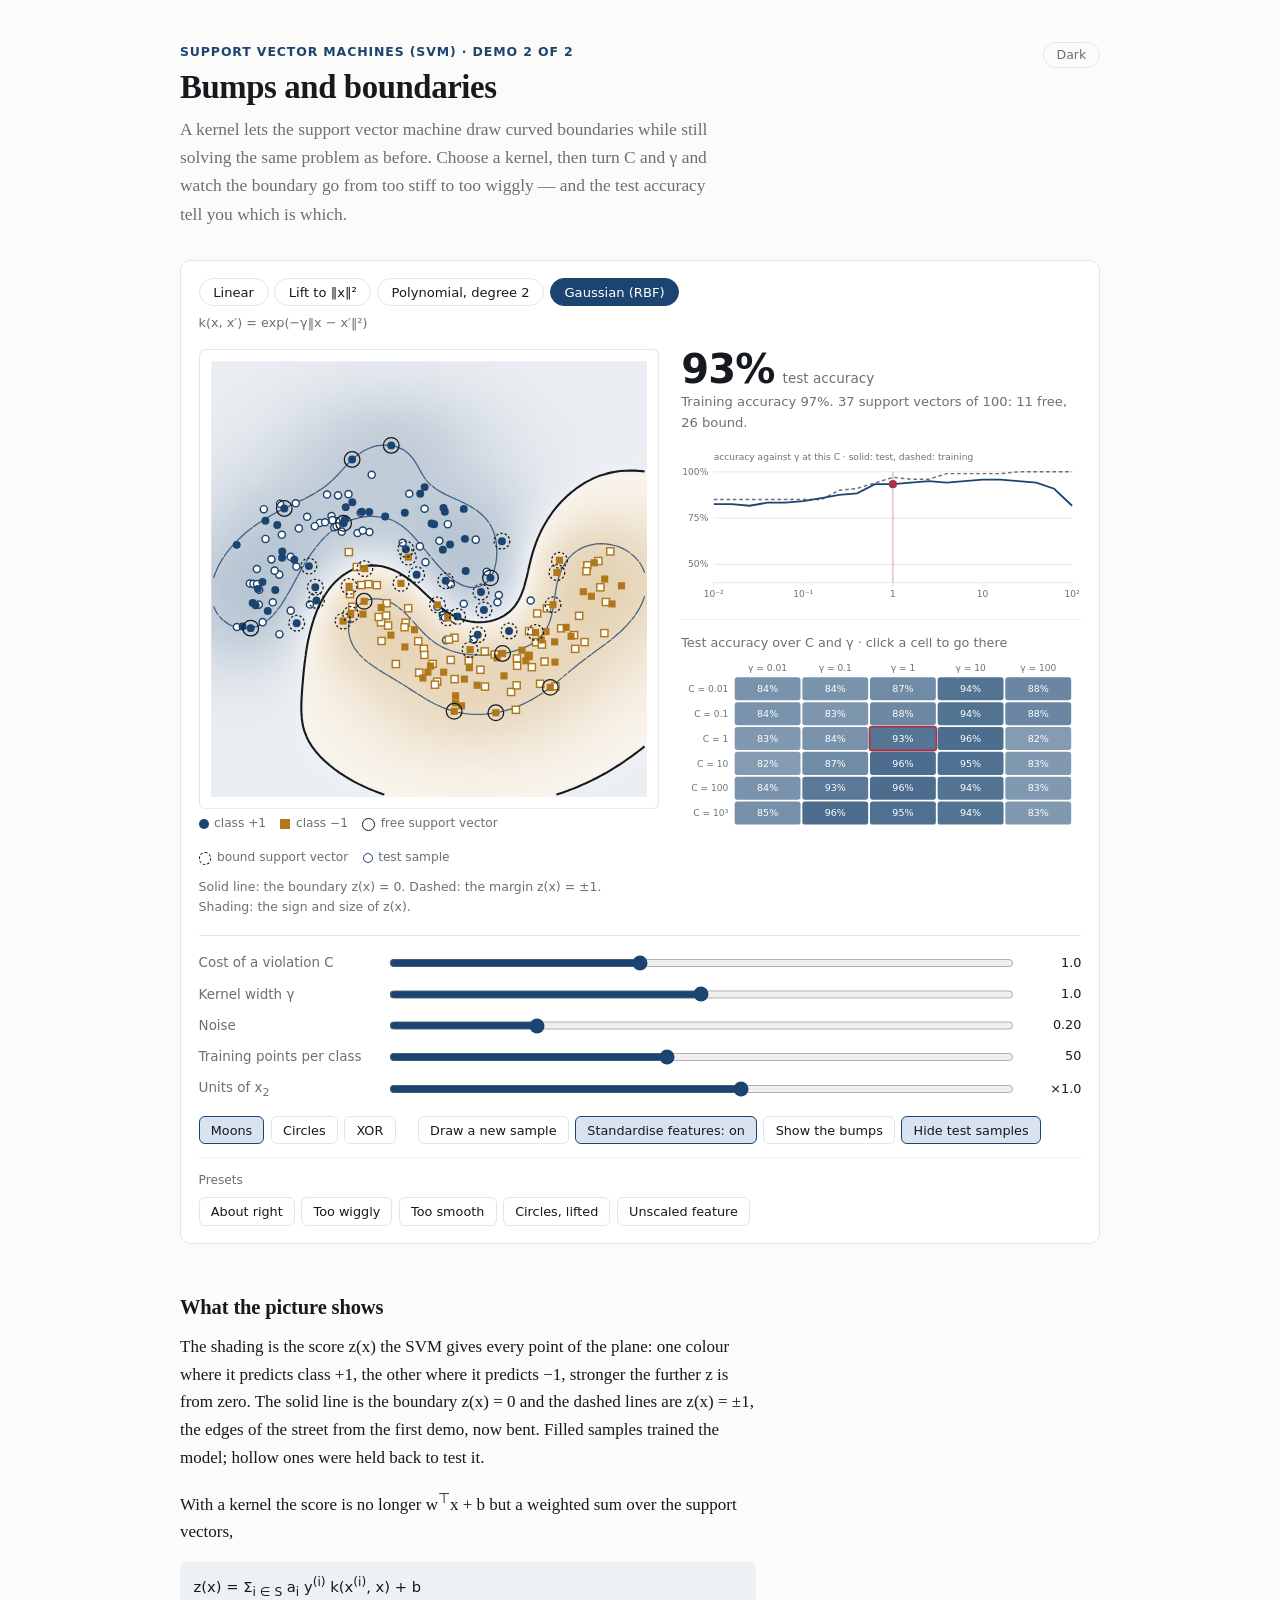
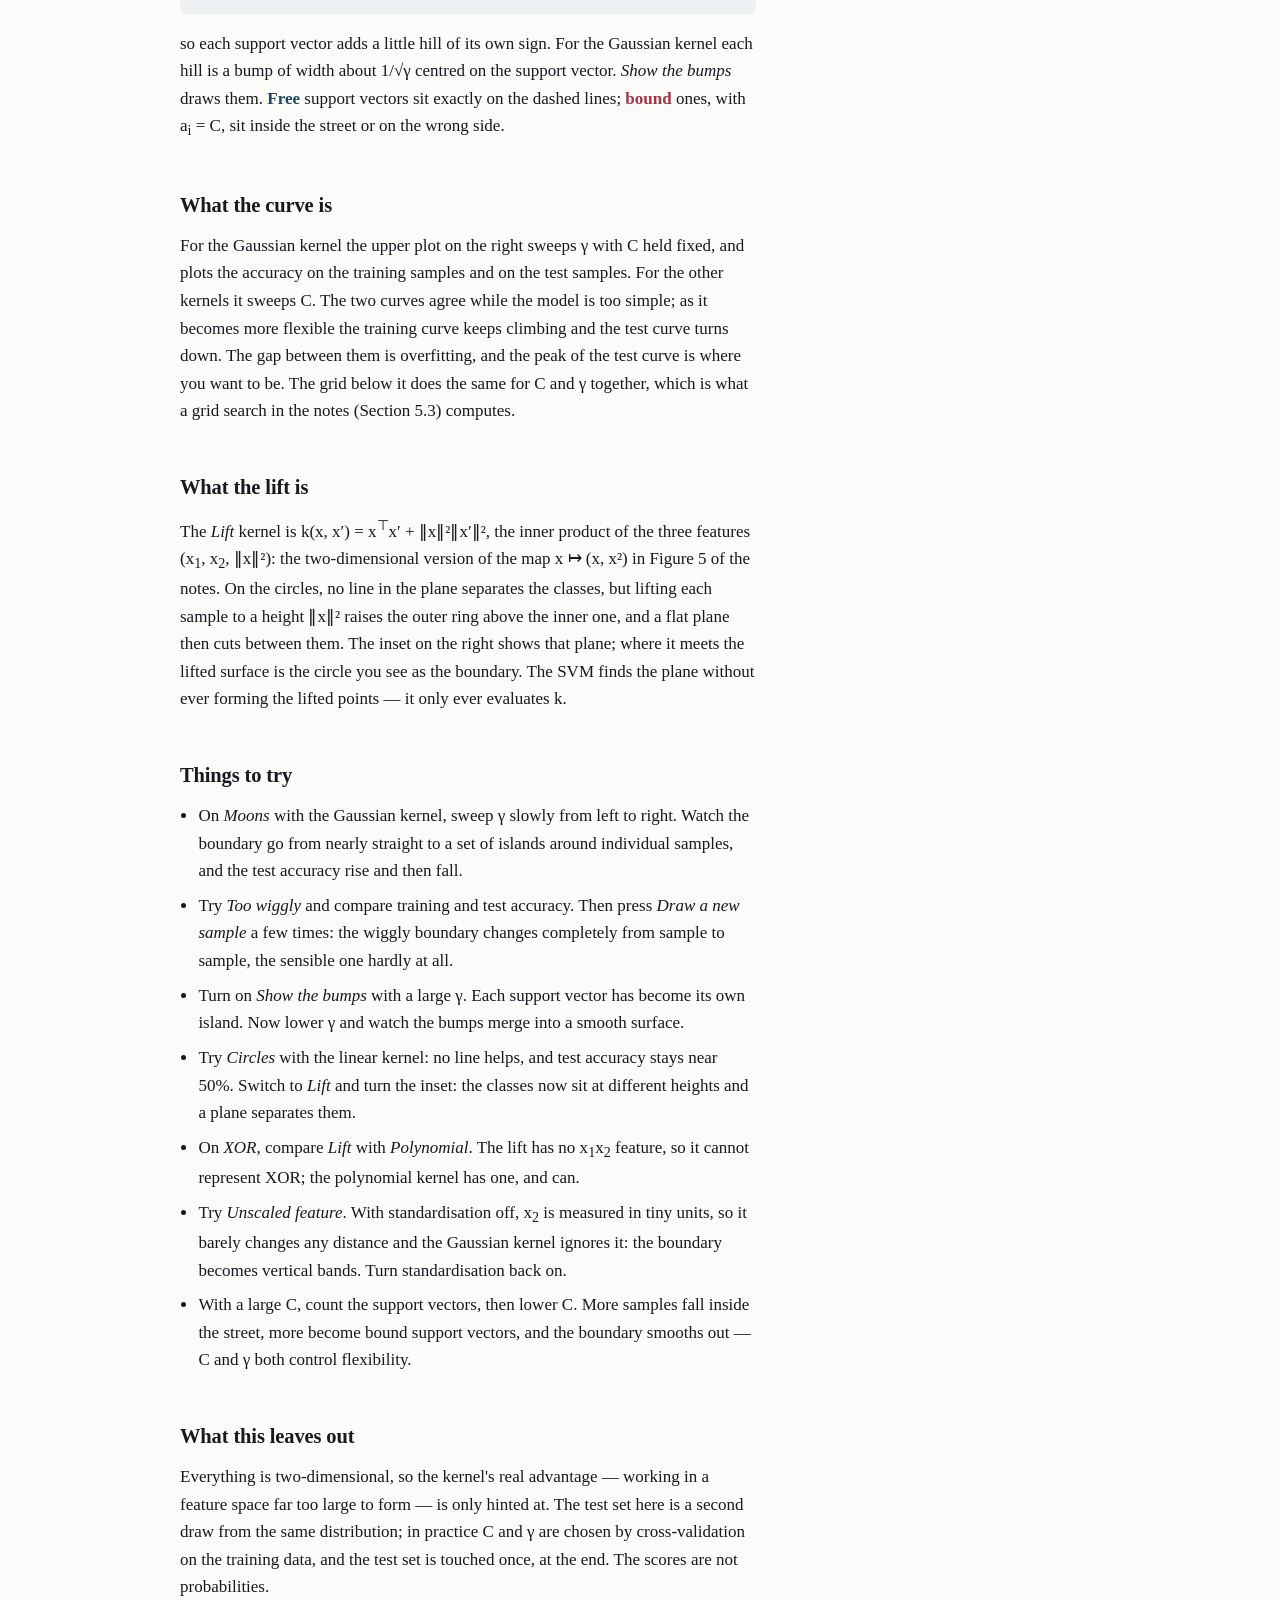
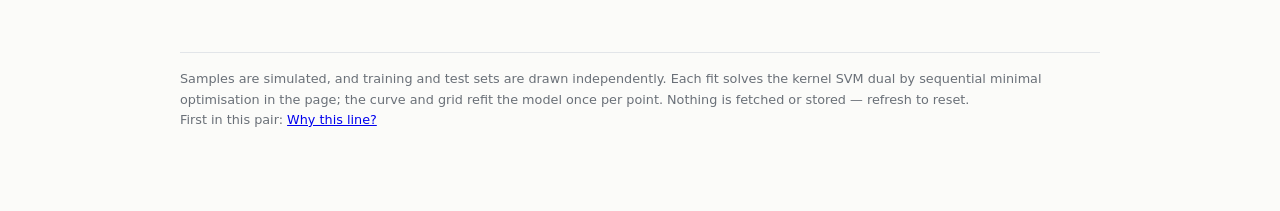
<file: svm2/index.html>
<!DOCTYPE html>
<html lang="en">
<head>
<meta charset="utf-8">
<meta name="viewport" content="width=device-width, initial-scale=1">
<title>SVM &middot; Bumps and boundaries</title>
<style>
:root{
  --paper:#fbfbf9; --panel:#ffffff; --ink:#16191d; --muted:#6a7078;
  --rule:#e2e5e9; --grid:#eef1f4;
  --keep:#1b4570; --keep-soft:#d9e3ef;
  --lose:#a83246; --lose-soft:#f2dcdf;
  --pos:#1b4570; --neg:#b0781a;
  --dot:#33424f;
  --serif: Charter, "Bitstream Charter", "Sitka Text", Cambria, "Source Serif Pro", Georgia, serif;
  --sans: ui-sans-serif, system-ui, -apple-system, "Segoe UI", Roboto, Helvetica, Arial, sans-serif;
}
html[data-theme="dark"]{
  --paper:#14171a; --panel:#1b1f23; --ink:#e7e9ea; --muted:#99a1a9;
  --rule:#2b3138; --grid:#232a30;
  --keep:#6fa9dd; --keep-soft:#22323f;
  --lose:#e0808c; --lose-soft:#3a262a;
  --pos:#6fa9dd; --neg:#e2b25a;
  --dot:#b9c4cd;
}
*{box-sizing:border-box}
html{scroll-padding-top:1rem}
body{
  margin:0; background:var(--paper); color:var(--ink);
  font-family:var(--serif); font-size:17px; line-height:1.62;
  -webkit-text-size-adjust:100%;
}
.wrap{max-width:60rem; margin:0 auto; padding:2.6rem 1.25rem 5rem}
.prose{max-width:36rem}

h1{font-size:2.05rem; line-height:1.18; font-weight:600; letter-spacing:-.012em; margin:0 0 .5rem}
h2{font-size:1.28rem; font-weight:600; margin:2.9rem 0 .6rem; letter-spacing:-.006em}
p{margin:0 0 1rem}
.lede{font-size:1.09rem; color:var(--muted); max-width:34rem; margin-bottom:2rem}

.topbar{display:flex; justify-content:space-between; align-items:flex-start; gap:1rem}
.themebtn{
  font-family:var(--sans); font-size:.78rem; color:var(--muted);
  background:none; border:1px solid var(--rule); border-radius:999px;
  padding:.3rem .8rem; cursor:pointer; white-space:nowrap;
}
.themebtn:hover{color:var(--ink); border-color:var(--muted)}

/* ---------- panel ---------- */
.panel{
  background:var(--panel); border:1px solid var(--rule); border-radius:10px;
  padding:1.1rem; margin:0 0 1.1rem;
}
.stage{display:grid; grid-template-columns:minmax(0,1.15fr) minmax(0,1fr); gap:1.4rem; align-items:start}
@media(max-width:760px){ .stage{grid-template-columns:1fr; gap:1.1rem} }

svg{display:block; width:100%; height:auto; touch-action:none; -webkit-user-select:none; user-select:none}
#scatter text,#profile text{font-family:var(--sans)}
#scatter{cursor:grab}
#scatter.dragging{cursor:grabbing}

.readout{font-family:var(--sans)}
.bigrow{display:flex; align-items:baseline; gap:.5rem; margin-bottom:.15rem}
.bignum{font-size:2.5rem; font-weight:600; letter-spacing:-.02em; font-variant-numeric:tabular-nums; line-height:1}
.biglab{font-size:.85rem; color:var(--muted)}
.sub{font-size:.82rem; color:var(--muted); margin-bottom:1.05rem; min-height:2.5em}

.svmhead{font-size:.8rem; color:var(--muted); margin:1rem 0 .4rem; padding-top:.8rem; border-top:1px dotted var(--rule)}
.svmhead b{color:var(--ink); font-weight:600; font-variant-numeric:tabular-nums}
.barwrap{margin:0 0 .5rem}
.bar{display:flex; height:2.2rem; border-radius:4px; overflow:hidden; background:var(--grid)}
.bar .seg{flex:0 0 auto; transition:none}
.seg.keep{background:var(--keep)}
.seg.lose{background:var(--lose)}
.barkey{display:flex; justify-content:space-between; font-family:var(--sans); font-size:.78rem; margin-top:.4rem; gap:.75rem}
.barkey b{font-weight:600; font-variant-numeric:tabular-nums}
.k-keep{color:var(--keep)} .k-lose{color:var(--lose)}
.total{font-family:var(--sans); font-size:.78rem; color:var(--muted); margin-top:.55rem; padding-top:.5rem; border-top:1px dotted var(--rule); display:flex; justify-content:space-between}
.total b{font-variant-numeric:tabular-nums; color:var(--ink); font-weight:600}
.nosol{font-size:.8rem; color:var(--lose); margin:.2rem 0 .5rem}

table.mat{font-family:var(--sans); font-size:.8rem; border-collapse:collapse; margin-top:.9rem; font-variant-numeric:tabular-nums}
table.mat td{padding:.12rem .55rem .12rem 0; color:var(--muted)}
table.mat td.v{color:var(--ink); text-align:right; padding-right:.9rem}

/* ---------- controls ---------- */
.controls{border-top:1px solid var(--rule); margin-top:1.1rem; padding-top:1rem; font-family:var(--sans)}
.ctl{display:grid; grid-template-columns:11rem 1fr 3.6rem; gap:.75rem; align-items:center; margin-bottom:.55rem; font-size:.84rem}
.ctl label{color:var(--muted)}
.ctl .val{text-align:right; font-variant-numeric:tabular-nums; font-size:.8rem; color:var(--ink)}
@media(max-width:520px){ .ctl{grid-template-columns:8.5rem 1fr 3.2rem; font-size:.8rem} }

input[type=range]{width:100%; accent-color:var(--keep); height:1.15rem; background:transparent}
input[type=range]:focus-visible{outline:2px solid var(--keep); outline-offset:3px; border-radius:3px}

.btnrow{display:flex; flex-wrap:wrap; gap:.4rem; margin-top:.9rem}
button.act{
  font-family:var(--sans); font-size:.8rem; color:var(--ink); background:var(--panel);
  border:1px solid var(--rule); border-radius:6px; padding:.36rem .7rem; cursor:pointer;
}
button.act:hover{border-color:var(--muted)}
button.act:focus-visible{outline:2px solid var(--keep); outline-offset:2px}
button.act.on{background:var(--keep-soft); border-color:var(--keep); color:var(--ink)}
button.act:disabled{opacity:.45; cursor:default}
.presets{margin-top:.8rem; padding-top:.8rem; border-top:1px dotted var(--rule)}
.presets .plab{font-family:var(--sans); font-size:.76rem; color:var(--muted); margin-bottom:.4rem}

.hint{font-family:var(--sans); font-size:.78rem; color:var(--muted); margin:.55rem 0 0}
.legend{font-family:var(--sans); font-size:.76rem; color:var(--muted); display:flex; flex-wrap:wrap; gap:.9rem; margin-top:.35rem}
.legend span{display:inline-flex; align-items:center; gap:.35rem}
.sw{display:inline-block; width:.62rem; height:.62rem}
.sw.pos{background:var(--pos); border-radius:50%}
.sw.neg{background:var(--neg)}
.sw.ring{border:1.5px solid var(--ink); border-radius:50%; width:.8rem; height:.8rem}
.sw.slack{width:1rem; height:2px; background:var(--lose)}

/* ---------- prose extras ---------- */
ul{margin:0 0 1rem; padding-left:1.15rem}
li{margin-bottom:.45rem}
.eq{font-family:var(--sans); font-size:.92rem; background:var(--grid); border-radius:6px; padding:.7rem .85rem; margin:0 0 1rem; overflow-x:auto; white-space:nowrap}
.keepword{color:var(--keep); font-weight:600}
.loseword{color:var(--lose); font-weight:600}
footer{margin-top:3.2rem; padding-top:1rem; border-top:1px solid var(--rule); font-family:var(--sans); font-size:.8rem; color:var(--muted)}
@media(prefers-reduced-motion:reduce){ *{scroll-behavior:auto} }

/* ---------- demo 2 additions ---------- */
.kseg{display:flex; flex-wrap:wrap; gap:.35rem; margin-bottom:.45rem}
.segbtn{font-family:var(--sans); font-size:.82rem; color:var(--ink); background:var(--panel);
  border:1px solid var(--rule); border-radius:999px; padding:.34rem .85rem; cursor:pointer}
.segbtn:hover{border-color:var(--muted)}
.segbtn.on{background:var(--keep); border-color:var(--keep); color:var(--panel)}
.segbtn:focus-visible{outline:2px solid var(--keep); outline-offset:2px}
.kform{font-family:var(--sans); font-size:.8rem; color:var(--muted); margin:0 0 .9rem; min-height:1.2em}
.gapx{flex:0 0 .6rem}
.note{font-family:var(--sans); font-size:.8rem; color:var(--muted); margin:.2rem 0 0; line-height:1.5}
.muted{color:var(--muted)}
.sw.hollow{background:none; border:1.5px solid var(--pos); border-radius:50%; width:.62rem; height:.62rem}
.sw.ring.dashed{border-style:dashed}
.ctl.off label, .ctl.off .val{opacity:.4}
#lift{cursor:grab}
.kicker{font-family:var(--sans); font-size:.78rem; font-weight:600; letter-spacing:.07em; text-transform:uppercase; color:var(--keep); margin:0 0 .4rem}
</style>
</head>
<body>
<div class="wrap">

  <div class="topbar">
    <div>
      <p class="kicker">Support Vector Machines (SVM) &middot; demo 2 of 2</p>
      <h1>Bumps and boundaries</h1>
    </div>
    <button class="themebtn" id="theme" type="button">Dark</button>
  </div>
  <p class="lede">A kernel lets the support vector machine draw curved boundaries while still solving the same problem as before. Choose a kernel, then turn C and &gamma; and watch the boundary go from too stiff to too wiggly &mdash; and the test accuracy tell you which is which.</p>

  <div class="panel">
    <div class="kseg" role="group" aria-label="Kernel">
      <button class="segbtn" data-kernel="linear" type="button">Linear</button>
      <button class="segbtn" data-kernel="lift" type="button">Lift to &#8214;x&#8214;&sup2;</button>
      <button class="segbtn" data-kernel="poly" type="button">Polynomial, degree 2</button>
      <button class="segbtn" data-kernel="rbf" type="button">Gaussian (RBF)</button>
    </div>
    <div class="kform" id="kForm">&nbsp;</div>

    <div class="stage">
      <div>
        <svg id="scatter" viewBox="0 0 440 440" role="img"
             aria-label="Training samples with the SVM decision surface, boundary and margin"></svg>
        <div class="legend">
          <span><i class="sw pos"></i>class +1</span>
          <span><i class="sw neg"></i>class &minus;1</span>
          <span><i class="sw ring"></i>free support vector</span>
          <span><i class="sw ring dashed"></i>bound support vector</span>
          <span id="testKey"><i class="sw hollow"></i>test sample</span>
        </div>
        <p class="hint" id="hint">Solid line: the boundary z(x) = 0. Dashed: the margin z(x) = &plusmn;1. Shading: the sign and size of z(x).</p>
      </div>

      <div class="readout">
        <div class="bigrow">
          <span class="bignum" id="bigNum">—</span>
          <span class="biglab">test accuracy</span>
        </div>
        <div class="sub" id="subNote">&nbsp;</div>

        <svg id="profile" viewBox="0 0 440 168" role="img"
             aria-label="Training and test accuracy as the hyperparameter varies"></svg>

        <div id="gridBox">
          <div class="svmhead">Test accuracy over C and &gamma; &middot; <span class="muted">click a cell to go there</span></div>
          <svg id="cgGrid" viewBox="0 0 440 190" role="img" aria-label="Test accuracy for each pair of C and gamma"></svg>
        </div>

        <div id="liftBox" hidden>
          <div class="svmhead">The same samples in the lifted space (x<sub>1</sub>, x<sub>2</sub>, &#8214;x&#8214;&sup2;) &middot; <span class="muted">drag to turn</span></div>
          <svg id="lift" viewBox="0 0 440 230" role="img" aria-label="Samples lifted to three dimensions with the separating plane"></svg>
        </div>

        <div id="polyBox" hidden>
          <div class="svmhead">Feature space</div>
          <p class="note">(x<sup>&#8868;</sup>x&prime; + 1)&sup2; is an inner product between six features, (x<sub>1</sub>&sup2;, x<sub>2</sub>&sup2;, &radic;2 x<sub>1</sub>x<sub>2</sub>, &radic;2 x<sub>1</sub>, &radic;2 x<sub>2</sub>, 1), so the boundary is a flat plane in six dimensions and a conic &mdash; an ellipse, parabola or hyperbola &mdash; here. Nothing six-dimensional is ever computed.</p>
        </div>
        <div id="linBox" hidden>
          <div class="svmhead">Feature space</div>
          <p class="note">The linear kernel is the ordinary inner product x<sup>&#8868;</sup>x&prime;: no lift at all, and the boundary is a straight line whatever C is. This is the first demo, seen through the dual.</p>
        </div>
      </div>
    </div>

    <div class="controls">
      <div class="ctl">
        <label for="cval">Cost of a violation C</label>
        <input type="range" id="cval" min="-2" max="3" step="0.05" value="0">
        <span class="val" id="cV">1.0</span>
      </div>
      <div class="ctl" id="gammaRow">
        <label for="gamma">Kernel width &gamma;</label>
        <input type="range" id="gamma" min="-2" max="2" step="0.05" value="0">
        <span class="val" id="gV">1.0</span>
      </div>
      <div class="ctl">
        <label for="noise">Noise</label>
        <input type="range" id="noise" min="0.02" max="0.8" step="0.01" value="0.2">
        <span class="val" id="noiseV">0.20</span>
      </div>
      <div class="ctl">
        <label for="npts">Training points per class</label>
        <input type="range" id="npts" min="10" max="100" step="1" value="50">
        <span class="val" id="nptsV">50</span>
      </div>
      <div class="ctl">
        <label for="scale">Units of x<sub>2</sub></label>
        <input type="range" id="scale" min="-1.3" max="1" step="0.01" value="0">
        <span class="val" id="scaleV">&times;1.0</span>
      </div>

      <div class="btnrow">
        <button class="act" data-data="moons" type="button">Moons</button>
        <button class="act" data-data="circles" type="button">Circles</button>
        <button class="act" data-data="xor" type="button">XOR</button>
        <span class="gapx"></span>
        <button class="act" id="resample" type="button">Draw a new sample</button>
        <button class="act on" id="stdBtn" type="button">Standardise features: on</button>
        <button class="act" id="bumpBtn" type="button">Show the bumps</button>
        <button class="act on" id="testBtn" type="button">Hide test samples</button>
      </div>

      <div class="presets">
        <div class="plab">Presets</div>
        <div class="btnrow" style="margin-top:0">
          <button class="act" data-preset="good" type="button">About right</button>
          <button class="act" data-preset="wiggly" type="button">Too wiggly</button>
          <button class="act" data-preset="smooth" type="button">Too smooth</button>
          <button class="act" data-preset="lift" type="button">Circles, lifted</button>
          <button class="act" data-preset="units" type="button">Unscaled feature</button>
        </div>
      </div>
    </div>
  </div>

  <div class="prose">

    <h2>What the picture shows</h2>
    <p>The shading is the score z(x) the SVM gives every point of the plane: one colour where it predicts class +1, the other where it predicts &minus;1, stronger the further z is from zero. The solid line is the boundary z(x) = 0 and the dashed lines are z(x) = &plusmn;1, the edges of the street from the first demo, now bent. Filled samples trained the model; hollow ones were held back to test it.</p>
    <p>With a kernel the score is no longer w<sup>&#8868;</sup>x + b but a weighted sum over the support vectors,</p>
    <div class="eq">z(x)  =  &Sigma;<sub>i &isin; S</sub> a<sub>i</sub> y<sup>(i)</sup> k(x<sup>(i)</sup>, x)  +  b</div>
    <p>so each support vector adds a little hill of its own sign. For the Gaussian kernel each hill is a bump of width about 1/&radic;&gamma; centred on the support vector. <em>Show the bumps</em> draws them. <span class="keepword">Free</span> support vectors sit exactly on the dashed lines; <span class="loseword">bound</span> ones, with a<sub>i</sub> = C, sit inside the street or on the wrong side.</p>

    <h2>What the curve is</h2>
    <p>For the Gaussian kernel the upper plot on the right sweeps &gamma; with C held fixed, and plots the accuracy on the training samples and on the test samples. For the other kernels it sweeps C. The two curves agree while the model is too simple; as it becomes more flexible the training curve keeps climbing and the test curve turns down. The gap between them is overfitting, and the peak of the test curve is where you want to be. The grid below it does the same for C and &gamma; together, which is what a grid search in the notes (Section 5.3) computes.</p>

    <h2>What the lift is</h2>
    <p>The <em>Lift</em> kernel is k(x, x&prime;) = x<sup>&#8868;</sup>x&prime; + &#8214;x&#8214;&sup2;&#8214;x&prime;&#8214;&sup2;, the inner product of the three features (x<sub>1</sub>, x<sub>2</sub>, &#8214;x&#8214;&sup2;): the two-dimensional version of the map x &#8614; (x, x&sup2;) in Figure 5 of the notes. On the circles, no line in the plane separates the classes, but lifting each sample to a height &#8214;x&#8214;&sup2; raises the outer ring above the inner one, and a flat plane then cuts between them. The inset on the right shows that plane; where it meets the lifted surface is the circle you see as the boundary. The SVM finds the plane without ever forming the lifted points &mdash; it only ever evaluates k.</p>

    <h2>Things to try</h2>
    <ul>
      <li>On <em>Moons</em> with the Gaussian kernel, sweep &gamma; slowly from left to right. Watch the boundary go from nearly straight to a set of islands around individual samples, and the test accuracy rise and then fall.</li>
      <li>Try <em>Too wiggly</em> and compare training and test accuracy. Then press <em>Draw a new sample</em> a few times: the wiggly boundary changes completely from sample to sample, the sensible one hardly at all.</li>
      <li>Turn on <em>Show the bumps</em> with a large &gamma;. Each support vector has become its own island. Now lower &gamma; and watch the bumps merge into a smooth surface.</li>
      <li>Try <em>Circles</em> with the linear kernel: no line helps, and test accuracy stays near 50%. Switch to <em>Lift</em> and turn the inset: the classes now sit at different heights and a plane separates them.</li>
      <li>On <em>XOR</em>, compare <em>Lift</em> with <em>Polynomial</em>. The lift has no x<sub>1</sub>x<sub>2</sub> feature, so it cannot represent XOR; the polynomial kernel has one, and can.</li>
      <li>Try <em>Unscaled feature</em>. With standardisation off, x<sub>2</sub> is measured in tiny units, so it barely changes any distance and the Gaussian kernel ignores it: the boundary becomes vertical bands. Turn standardisation back on.</li>
      <li>With a large C, count the support vectors, then lower C. More samples fall inside the street, more become bound support vectors, and the boundary smooths out &mdash; C and &gamma; both control flexibility.</li>
    </ul>

    <h2>What this leaves out</h2>
    <p>Everything is two-dimensional, so the kernel's real advantage &mdash; working in a feature space far too large to form &mdash; is only hinted at. The test set here is a second draw from the same distribution; in practice C and &gamma; are chosen by cross-validation on the training data, and the test set is touched once, at the end. The scores are not probabilities.</p>

  </div>

  <footer>
    Samples are simulated, and training and test sets are drawn independently. Each fit solves the kernel SVM dual by sequential minimal optimisation in the page; the curve and grid refit the model once per point. Nothing is fetched or stored &mdash; refresh to reset.
    <br>First in this pair: <a href="../svm1/">Why this line?</a>
  </footer>
</div>

<script>
(function(){
"use strict";
var $ = function(id){ return document.getElementById(id); };
var SVGNS = "http://www.w3.org/2000/svg";
var scatter = $("scatter"), profile = $("profile"), cgGrid = $("cgGrid"), liftSvg = $("lift");

// ---------------------------------------------------------------- state
var state = {
  kernel: "rbf", data: "moons",
  logC: 0, logG: 0, noise: 0.2, n: 50, logScale: 0,
  standardise: true, bumps: false, showTest: true,
  train: [], test: [], std: null, view: null,
  model: null, curve: null, grid: null, liftAz: 0.6
};

// ---------------------------------------------------------------- random
var seed = 20260928;
function rnd(){ seed = (seed * 1103515245 + 12345) & 0x7fffffff; return seed / 0x7fffffff; }
function gauss(){ var u = 1 - rnd(), v = rnd(); return Math.sqrt(-2*Math.log(u))*Math.cos(2*Math.PI*v); }

// ---------------------------------------------------------------- data
function sampleOne(kind, t, s){
  var x, y, a, r;
  if(kind === "moons"){
    a = Math.PI*rnd();
    if(t > 0){ x = Math.cos(a); y = Math.sin(a); }
    else     { x = 1 - Math.cos(a); y = 0.5 - Math.sin(a); }
    x = 1.5*(x - 0.5 + s*gauss()); y = 1.5*(y - 0.25 + s*gauss());
  }else if(kind === "circles"){
    a = 2*Math.PI*rnd();
    r = (t > 0 ? 2.0 : 0.9) + 1.2*s*gauss();
    x = r*Math.cos(a); y = r*Math.sin(a);
  }else{                                             // xor
    var sx = rnd() < 0.5 ? -1 : 1, sy = t*sx;
    x = 1.2*sx + (0.3 + 0.8*s)*gauss(); y = 1.2*sy + (0.3 + 0.8*s)*gauss();
  }
  return { x:x, y:y*Math.pow(10, state.logScale), t:t };
}
function draw(n){
  var out = [], i;
  for(i = 0; i < n; i++){ out.push(sampleOne(state.data, 1, state.noise)); out.push(sampleOne(state.data, -1, state.noise)); }
  return out;
}
function generate(){
  state.train = draw(state.n);
  state.test = draw(Math.max(state.n, 60));
  fitStd(); refit();
}
function fitStd(){
  var P = state.train, n = P.length, mx = 0, my = 0, vx = 0, vy = 0, i;
  for(i = 0; i < n; i++){ mx += P[i].x; my += P[i].y; }
  mx /= n; my /= n;
  for(i = 0; i < n; i++){ vx += (P[i].x-mx)*(P[i].x-mx); vy += (P[i].y-my)*(P[i].y-my); }
  state.std = { mx:mx, my:my, sx:Math.sqrt(vx/n) || 1, sy:Math.sqrt(vy/n) || 1 };
}
// model space: standardised with training statistics, or raw
function toU(x, y){
  if(!state.standardise) return [x, y];
  var s = state.std; return [(x - s.mx)/s.sx, (y - s.my)/s.sy];
}

// ---------------------------------------------------------------- kernels
function kfun(kind, g){
  if(kind === "linear") return function(a,b){ return a[0]*b[0] + a[1]*b[1]; };
  if(kind === "lift")   return function(a,b){ return a[0]*b[0] + a[1]*b[1] + (a[0]*a[0]+a[1]*a[1])*(b[0]*b[0]+b[1]*b[1]); };
  if(kind === "poly")   return function(a,b){ var d = a[0]*b[0] + a[1]*b[1] + 1; return d*d; };
  return function(a,b){ var dx = a[0]-b[0], dy = a[1]-b[1]; return Math.exp(-g*(dx*dx + dy*dy)); };
}
function Cval(lc){ return Math.pow(10, lc); }
function Gval(lg){ return Math.pow(10, lg); }

// ---------------------------------------------------------------- SMO on a precomputed Gram matrix
function smo(K, y, N, C){
  var a = new Float64Array(N), G = new Float64Array(N), i, j, t;
  for(i = 0; i < N; i++) G[i] = -1;
  var eps = 1e-3, iter;
  for(iter = 0; iter < 40000; iter++){
    var Gmax = -Infinity, Gmin = Infinity, ii = -1, jj = -1;
    for(t = 0; t < N; t++){
      var v = -y[t]*G[t];
      if(((y[t] > 0 && a[t] < C) || (y[t] < 0 && a[t] > 0)) && v > Gmax){ Gmax = v; ii = t; }
      if(((y[t] > 0 && a[t] > 0) || (y[t] < 0 && a[t] < C)) && v < Gmin){ Gmin = v; jj = t; }
    }
    if(ii < 0 || jj < 0 || Gmax - Gmin < eps) break;
    i = ii; j = jj;
    var Kii = K[i*N+i], Kjj = K[j*N+j], Kij = K[i*N+j];
    var ai = a[i], aj = a[j], quad, delta;
    if(y[i] !== y[j]){
      quad = Kii + Kjj + 2*(y[i]*y[j]*Kij); if(quad <= 0) quad = 1e-12;
      delta = (-G[i] - G[j])/quad;
      var diff = a[i] - a[j];
      a[i] += delta; a[j] += delta;
      if(diff > 0){ if(a[j] < 0){ a[j] = 0; a[i] = diff; } }
      else        { if(a[i] < 0){ a[i] = 0; a[j] = -diff; } }
      if(diff > 0){ if(a[i] > C){ a[i] = C; a[j] = C - diff; } }
      else        { if(a[j] > C){ a[j] = C; a[i] = C + diff; } }
    }else{
      quad = Kii + Kjj - 2*Kij; if(quad <= 0) quad = 1e-12;
      delta = (G[i] - G[j])/quad;
      var sum = a[i] + a[j];
      a[i] -= delta; a[j] += delta;
      if(sum > C){ if(a[i] > C){ a[i] = C; a[j] = sum - C; } }
      else       { if(a[j] < 0){ a[j] = 0; a[i] = sum; } }
      if(sum > C){ if(a[j] > C){ a[j] = C; a[i] = sum - C; } }
      else       { if(a[i] < 0){ a[i] = 0; a[j] = sum; } }
    }
    var dai = a[i] - ai, daj = a[j] - aj;
    for(t = 0; t < N; t++) G[t] += y[t]*(y[i]*K[t*N+i]*dai + y[j]*K[t*N+j]*daj);
  }
  var tol = 1e-7*C, bs = 0, nf = 0, ub = Infinity, lb = -Infinity;
  for(t = 0; t < N; t++){
    var val = -y[t]*G[t];
    if(a[t] > tol && a[t] < C - tol){ bs += val; nf++; }
    if((y[t] > 0 && a[t] < C - tol) || (y[t] < 0 && a[t] > tol)) lb = Math.max(lb, val);
    if((y[t] > 0 && a[t] > tol) || (y[t] < 0 && a[t] < C - tol)) ub = Math.min(ub, val);
  }
  var b = nf > 0 ? bs/nf : ((isFinite(ub) && isFinite(lb)) ? (ub + lb)/2 : 0);
  return { a:a, b:b, iter:iter };
}

// ---------------------------------------------------------------- fitting
function trainArrays(){
  var P = state.train, N = P.length, U = new Array(N), y = new Float64Array(N), i;
  for(i = 0; i < N; i++){ U[i] = toU(P[i].x, P[i].y); y[i] = P[i].t; }
  return { U:U, y:y, N:N };
}
function gram(U, N, k){
  var K = new Float64Array(N*N), i, j;
  for(i = 0; i < N; i++) for(j = i; j < N; j++){ var v = k(U[i], U[j]); K[i*N+j] = v; K[j*N+i] = v; }
  return K;
}
function fit(kind, lc, lg, T){
  T = T || trainArrays();
  var k = kfun(kind, Gval(lg)), C = Cval(lc);
  var K = gram(T.U, T.N, k), r = smo(K, T.y, T.N, C);
  var sv = [], i;
  for(i = 0; i < T.N; i++) if(r.a[i] > 1e-8*C) sv.push({ u:T.U[i], c:r.a[i]*T.y[i], a:r.a[i], i:i, bound: r.a[i] >= C*(1 - 1e-6) });
  var m = { kind:kind, C:C, g:Gval(lg), k:k, b:r.b, sv:sv, a:r.a };
  m.score = function(u){ var z = m.b, j; for(j = 0; j < sv.length; j++) z += sv[j].c*k(sv[j].u, u); return z; };
  return m;
}
function accuracy(m, P){
  var ok = 0, i;
  for(i = 0; i < P.length; i++){ var u = toU(P[i].x, P[i].y); if((m.score(u) >= 0 ? 1 : -1) === P[i].t) ok++; }
  return ok / P.length;
}

// ---------------------------------------------------------------- background sweeps (curve and grid)
var job = 0;
function sweep(){
  var id = ++job, T = trainArrays();
  var rbf = state.kernel === "rbf";
  var xs = [], i, lo = rbf ? -2 : -2, hi = rbf ? 2 : 3, n = 21;
  for(i = 0; i < n; i++) xs.push(lo + (hi - lo)*i/(n - 1));
  state.curve = { param: rbf ? "gamma" : "C", xs:xs, tr:[], te:[] };
  state.grid = rbf ? { Cs:[-2,-1,0,1,2,3], Gs:[-2,-1,0,1,2], acc:[] } : null;
  var tasks = [];
  xs.forEach(function(v, j){ tasks.push(function(){
    var m = rbf ? fit("rbf", state.logC, v, T) : fit(state.kernel, v, state.logG, T);
    state.curve.tr[j] = accuracy(m, state.train); state.curve.te[j] = accuracy(m, state.test);
  }); });
  if(rbf){
    state.grid.Cs.forEach(function(c, a){ state.grid.Gs.forEach(function(g, b){ tasks.push(function(){
      var m = fit("rbf", c, g, T);
      state.grid.acc[a*5 + b] = accuracy(m, state.test);
    }); }); });
  }
  var t = 0;
  (function step(){
    if(id !== job) return;
    var t0 = performance.now();
    while(t < tasks.length && performance.now() - t0 < 25){ tasks[t++](); }
    drawProfile(); drawGrid();
    if(t < tasks.length) setTimeout(step, 0);
  })();
}
var sweepTimer = 0;
function scheduleSweep(){ clearTimeout(sweepTimer); sweepTimer = setTimeout(sweep, 120); }

// ---------------------------------------------------------------- view mapping (per-axis fit)
function refit(){
  var P = state.train.concat(state.test), i;
  var minx=Infinity,maxx=-Infinity,miny=Infinity,maxy=-Infinity;
  for(i=0;i<P.length;i++){ if(P[i].x<minx)minx=P[i].x; if(P[i].x>maxx)maxx=P[i].x; if(P[i].y<miny)miny=P[i].y; if(P[i].y>maxy)maxy=P[i].y; }
  var cx=(minx+maxx)/2, cy=(miny+maxy)/2, hx=(maxx-minx)/2*1.12, hy=(maxy-miny)/2*1.12;
  // keep the true aspect ratio unless the axes differ wildly in scale
  var ratio = hx/hy;
  if(ratio > 0.4 && ratio < 2.5){ var h = Math.max(hx, hy); hx = h; hy = h; }
  state.view = { cx:cx, cy:cy, hx:hx || 1, hy:hy || 1 };
}
var W = 440, PAD = 14;
function toPx(x, y){
  var v = state.view;
  return { x: PAD + (x - (v.cx - v.hx))/(2*v.hx)*(W - 2*PAD),
           y: W - PAD - (y - (v.cy - v.hy))/(2*v.hy)*(W - 2*PAD) };
}
function el(name, attrs){ var e = document.createElementNS(SVGNS, name); for(var a in attrs) if(attrs.hasOwnProperty(a)) e.setAttribute(a, attrs[a]); return e; }
function css(n){ return getComputedStyle(document.documentElement).getPropertyValue(n).trim(); }
function hex(c){ c = c.replace("#",""); if(c.length === 3) c = c.split("").map(function(h){ return h+h; }).join(""); return [parseInt(c.slice(0,2),16), parseInt(c.slice(2,4),16), parseInt(c.slice(4,6),16)]; }
function clear(s){ while(s.firstChild) s.removeChild(s.firstChild); }

// ---------------------------------------------------------------- scatter with decision surface
var M = 90;                                                // grid vertices per side
var cnv = document.createElement("canvas"); cnv.width = M; cnv.height = M;
function drawScatter(){
  clear(scatter);
  var m = state.model, v = state.view, i, j;
  var C = { pos:hex(css("--pos")), neg:hex(css("--neg")), panel:hex(css("--panel")) };
  // evaluate z on the vertex grid
  var Z = new Float64Array(M*M);
  for(j = 0; j < M; j++){
    var yy = v.cy + v.hy - (j/(M-1))*2*v.hy;
    for(i = 0; i < M; i++){
      var xx = v.cx - v.hx + (i/(M-1))*2*v.hx;
      Z[j*M+i] = m.score(toU(xx, yy));
    }
  }
  // heatmap image
  var ctx = cnv.getContext("2d"), img = ctx.createImageData(M, M);
  for(j = 0; j < M*M; j++){
    var z = Z[j], s = Math.tanh(Math.abs(z)/1.6), col = z >= 0 ? C.pos : C.neg;
    var al = 0.08 + 0.34*s;
    img.data[4*j]   = Math.round(C.panel[0]*(1-al) + col[0]*al);
    img.data[4*j+1] = Math.round(C.panel[1]*(1-al) + col[1]*al);
    img.data[4*j+2] = Math.round(C.panel[2]*(1-al) + col[2]*al);
    img.data[4*j+3] = 255;
  }
  ctx.putImageData(img, 0, 0);
  var defs = el("defs",{}), clip = el("clipPath",{id:"frame2"});
  clip.appendChild(el("rect",{x:1,y:1,width:W-2,height:W-2,rx:6})); defs.appendChild(clip); scatter.appendChild(defs);
  var g = el("g",{"clip-path":"url(#frame2)"}); scatter.appendChild(g);
  var p0 = toPx(v.cx - v.hx, v.cy + v.hy), p1 = toPx(v.cx + v.hx, v.cy - v.hy);
  var dx = (p1.x - p0.x)/(M-1), dy = (p1.y - p0.y)/(M-1);
  var im = el("image",{x:p0.x - dx/2, y:p0.y - dy/2, width:(p1.x - p0.x) + dx, height:(p1.y - p0.y) + dy, preserveAspectRatio:"none"});
  im.setAttributeNS("http://www.w3.org/1999/xlink","href", cnv.toDataURL());
  im.setAttribute("href", cnv.toDataURL());
  g.appendChild(im);

  // contours
  function contour(level){
    var d = "", a, b, c2, dd;
    function P(ii, jj){ return { x:p0.x + ii*dx, y:p0.y + jj*dy }; }
    function lerp(pa, pb, fa, fb){ var t = (level - fa)/(fb - fa); return { x:pa.x + t*(pb.x - pa.x), y:pa.y + t*(pb.y - pa.y) }; }
    for(j = 0; j < M-1; j++) for(i = 0; i < M-1; i++){
      a = Z[j*M+i]; b = Z[j*M+i+1]; c2 = Z[(j+1)*M+i+1]; dd = Z[(j+1)*M+i];
      var pts = [];
      if((a > level) !== (b > level)) pts.push(lerp(P(i,j), P(i+1,j), a, b));
      if((b > level) !== (c2 > level)) pts.push(lerp(P(i+1,j), P(i+1,j+1), b, c2));
      if((c2 > level) !== (dd > level)) pts.push(lerp(P(i+1,j+1), P(i,j+1), c2, dd));
      if((dd > level) !== (a > level)) pts.push(lerp(P(i,j+1), P(i,j), dd, a));
      for(var q = 0; q + 1 < pts.length; q += 2)
        d += "M" + pts[q].x.toFixed(1) + " " + pts[q].y.toFixed(1) + "L" + pts[q+1].x.toFixed(1) + " " + pts[q+1].y.toFixed(1);
    }
    return d;
  }
  var ink = css("--ink"), keep = css("--keep");
  [-1, 1].forEach(function(L){ var d = contour(L); if(d) g.appendChild(el("path",{d:d,fill:"none",stroke:keep,"stroke-width":1.2,"stroke-dasharray":"5 4","stroke-opacity":".8"})); });
  var d0 = contour(0); if(d0) g.appendChild(el("path",{d:d0,fill:"none",stroke:ink,"stroke-width":2}));

  // bumps
  if(state.bumps && m.kind === "rbf"){
    var rad = 1/Math.sqrt(2*m.g), lose = css("--lose");
    m.sv.forEach(function(s){
      var P = state.train[s.i], c = toPx(P.x, P.y);
      var sx = state.standardise ? state.std.sx : 1, sy = state.standardise ? state.std.sy : 1;
      var rx = rad*sx/(2*v.hx)*(W - 2*PAD), ry = rad*sy/(2*v.hy)*(W - 2*PAD);
      var col = P.t > 0 ? css("--pos") : css("--neg");
      g.appendChild(el("ellipse",{cx:c.x,cy:c.y,rx:rx,ry:ry,fill:col,"fill-opacity":(0.05 + 0.12*s.a/m.C).toFixed(3),stroke:col,"stroke-opacity":(0.25 + 0.6*s.a/m.C).toFixed(3),"stroke-width":1}));
    });
  }

  // samples
  var posC = css("--pos"), negC = css("--neg"), panel = css("--panel");
  function mark(P, hollow){
    var q = toPx(P.x, P.y);
    if(P.t > 0) g.appendChild(el("circle",{cx:q.x,cy:q.y,r:hollow ? 3.4 : 3.8,fill:hollow ? panel : posC,stroke:posC,"stroke-width":hollow ? 1.4 : 0}));
    else g.appendChild(el("rect",{x:q.x-3.4,y:q.y-3.4,width:6.8,height:6.8,fill:hollow ? panel : negC,stroke:negC,"stroke-width":hollow ? 1.4 : 0}));
  }
  if(state.showTest) state.test.forEach(function(P){ mark(P, true); });
  state.train.forEach(function(P){ mark(P, false); });
  m.sv.forEach(function(s){
    var P = state.train[s.i], q = toPx(P.x, P.y);
    var at = {cx:q.x,cy:q.y,r:7.5,fill:"none",stroke:ink,"stroke-width":1.2};
    if(s.bound) at["stroke-dasharray"] = "2.2 2";
    g.appendChild(el("circle",at));
  });
  if(Math.abs(state.logScale) > 0.05 && (state.view.hx/state.view.hy > 2.5 || state.view.hx/state.view.hy < 0.4)){
    var t = el("text",{x:10,y:W-10,fill:css("--muted"),"font-size":"11"});
    t.textContent = "axes drawn to different scales";
    scatter.appendChild(t);
  }
  scatter.appendChild(el("rect",{x:.5,y:.5,width:W-1,height:W-1,fill:"none",stroke:css("--rule"),rx:"6"}));
}

// ---------------------------------------------------------------- profile: accuracy against the swept hyperparameter
var PW = 440, PH = 168, PL = 36, PR = 10, PT = 24, PB = 22;
function drawProfile(){
  clear(profile);
  var cv = state.curve; if(!cv) return;
  var keep = css("--keep"), muted = css("--muted"), rule = css("--rule"), lose = css("--lose");
  var lo = 0.4, hi = 1.0, i;
  var X = function(v){ return PL + (v - cv.xs[0])/(cv.xs[cv.xs.length-1] - cv.xs[0])*(PW-PL-PR); };
  var Y = function(a){ return PT + (1 - (a - lo)/(hi - lo))*(PH-PT-PB); };
  [0.5, 0.75, 1].forEach(function(a){
    profile.appendChild(el("line",{x1:PL,y1:Y(a),x2:PW-PR,y2:Y(a),stroke:rule,"stroke-width":1}));
    var t = el("text",{x:PL-6,y:Y(a)+3.5,fill:muted,"font-size":"10","text-anchor":"end"}); t.textContent = Math.round(100*a) + "%"; profile.appendChild(t);
  });
  profile.appendChild(el("line",{x1:PL,y1:PH-PB,x2:PW-PR,y2:PH-PB,stroke:rule,"stroke-width":1}));
  for(var e = Math.ceil(cv.xs[0]); e <= cv.xs[cv.xs.length-1]; e++){
    var x = X(e);
    profile.appendChild(el("line",{x1:x,y1:PH-PB,x2:x,y2:PH-PB+4,stroke:rule,"stroke-width":1}));
    var t = el("text",{x:x,y:PH-PB+16,fill:muted,"font-size":"10","text-anchor":"middle"});
    t.textContent = e === 0 ? "1" : (e > 0 ? "10" + (e === 1 ? "" : sup(e)) : "10" + sup(e));
    profile.appendChild(t);
  }
  function path(arr){
    var d = "", started = false;
    for(i = 0; i < cv.xs.length; i++){ if(arr[i] === undefined) continue; d += (started ? "L" : "M") + X(cv.xs[i]).toFixed(1) + " " + Y(Math.max(lo, arr[i])).toFixed(1); started = true; }
    return d;
  }
  var dtr = path(cv.tr), dte = path(cv.te);
  if(dtr) profile.appendChild(el("path",{d:dtr,fill:"none",stroke:muted,"stroke-width":1.6,"stroke-dasharray":"4 3"}));
  if(dte) profile.appendChild(el("path",{d:dte,fill:"none",stroke:keep,"stroke-width":2}));
  var cur = cv.param === "gamma" ? state.logG : state.logC;
  profile.appendChild(el("line",{x1:X(cur),y1:PT,x2:X(cur),y2:PH-PB,stroke:lose,"stroke-width":1,"stroke-opacity":".5"}));
  if(state.acc) profile.appendChild(el("circle",{cx:X(cur),cy:Y(Math.max(lo, state.acc.te)),r:4.5,fill:lose}));
  var cap = el("text",{x:PL,y:11,fill:muted,"font-size":"10"});
  cap.textContent = (cv.param === "gamma" ? "accuracy against \u03b3 at this C" : "accuracy against C") + "  \u00b7  solid: test, dashed: training";
  profile.appendChild(cap);
}
function sup(e){ var m = {"-":"\u207b","0":"\u2070","1":"\u00b9","2":"\u00b2","3":"\u00b3"}; return String(e).split("").map(function(c){ return m[c] || c; }).join(""); }

// ---------------------------------------------------------------- C-gamma grid
function drawGrid(){
  clear(cgGrid);
  var gr = state.grid; if(!gr) return;
  var keep = css("--keep"), muted = css("--muted"), ink = css("--ink"), panel = css("--panel");
  var GL = 58, GT = 18, cw = (440 - GL - 10)/gr.Gs.length, ch = (190 - GT - 8)/gr.Cs.length;
  gr.Gs.forEach(function(g, b){
    var t = el("text",{x:GL + (b+0.5)*cw,y:12,fill:muted,"font-size":"10","text-anchor":"middle"}); t.textContent = "\u03b3 = " + fmtPow(g); cgGrid.appendChild(t);
  });
  gr.Cs.forEach(function(c, a){
    var t = el("text",{x:GL-6,y:GT + (a+0.5)*ch + 3.5,fill:muted,"font-size":"10","text-anchor":"end"}); t.textContent = "C = " + fmtPow(c); cgGrid.appendChild(t);
    gr.Gs.forEach(function(g, b){
      var acc = gr.acc[a*5 + b], x = GL + b*cw, y = GT + a*ch;
      var r = el("rect",{x:x+1,y:y+1,width:cw-2,height:ch-2,rx:3,fill:keep,"fill-opacity": acc === undefined ? 0.04 : Math.max(0.04, (acc - 0.5)/0.5*0.85).toFixed(3),style:"cursor:pointer"});
      r.addEventListener("click", function(){ state.logC = c; state.logG = g; syncSliders(); update(true); });
      cgGrid.appendChild(r);
      if(acc !== undefined){
        var tt = el("text",{x:x+cw/2,y:y+ch/2+3.5,fill: acc > 0.8 ? panel : ink,"font-size":"10.5","text-anchor":"middle","pointer-events":"none"});
        tt.textContent = Math.round(100*acc) + "%"; cgGrid.appendChild(tt);
      }
    });
  });
  // mark the cell nearest the current sliders
  var ai = nearest(gr.Cs, state.logC), bi = nearest(gr.Gs, state.logG);
  if(Math.abs(gr.Cs[ai] - state.logC) < 0.26 && Math.abs(gr.Gs[bi] - state.logG) < 0.26)
    cgGrid.appendChild(el("rect",{x:GL + bi*cw + 0.5,y:GT + ai*ch + 0.5,width:cw-1,height:ch-1,rx:3,fill:"none",stroke:css("--lose"),"stroke-width":2,"pointer-events":"none"}));
}
function nearest(arr, v){ var b = 0; for(var i = 1; i < arr.length; i++) if(Math.abs(arr[i]-v) < Math.abs(arr[b]-v)) b = i; return b; }
function fmtPow(e){ return e === 0 ? "1" : (Math.abs(e) <= 2 ? String(Math.pow(10, e)) : "10" + sup(e)); }

// ---------------------------------------------------------------- lifted view
function drawLift(){
  clear(liftSvg);
  var m = state.model; if(!m || m.kind !== "lift") return;
  var T = trainArrays(), i;
  // feature-space weights w = sum a_i y_i phi(u_i)
  var w = [0,0,0];
  m.sv.forEach(function(s){ var u = s.u; w[0] += s.c*u[0]; w[1] += s.c*u[1]; w[2] += s.c*(u[0]*u[0]+u[1]*u[1]); });
  var R = 0, S = 0;
  for(i = 0; i < T.N; i++){ R = Math.max(R, Math.abs(T.U[i][0]), Math.abs(T.U[i][1])); S = Math.max(S, T.U[i][0]*T.U[i][0] + T.U[i][1]*T.U[i][1]); }
  R = R || 1; S = S || 1;
  var az = state.liftAz, el0 = 0.42, cx = 220, cy = 168, sc = 132, hs = 128;
  function proj(x, y, s){
    var X = (x*Math.cos(az) - y*Math.sin(az))/R, D = (x*Math.sin(az) + y*Math.cos(az))/R, H = s/S;
    return { x: cx + sc*X, y: cy - hs*H*Math.cos(el0) + sc*D*Math.sin(el0)*0.55, d: D };
  }
  var rule = css("--rule"), muted = css("--muted"), keep = css("--keep");
  // floor square and vertical axis
  var f = [[-R,-R],[R,-R],[R,R],[-R,R]].map(function(p){ return proj(p[0], p[1], 0); });
  liftSvg.appendChild(el("polygon",{points:f.map(function(p){ return p.x.toFixed(1)+","+p.y.toFixed(1); }).join(" "),fill:"none",stroke:rule,"stroke-width":1}));
  var a0 = proj(0,0,0), a1 = proj(0,0,S);
  liftSvg.appendChild(el("line",{x1:a0.x,y1:a0.y,x2:a1.x,y2:a1.y,stroke:rule,"stroke-width":1}));
  var lab = el("text",{x:a1.x+4,y:a1.y+3,fill:muted,"font-size":"10"}); lab.textContent = "\u2016x\u2016\u00b2"; liftSvg.appendChild(lab);
  // points, far to near
  var pts = [];
  for(i = 0; i < T.N; i++){ var u = T.U[i], p = proj(u[0], u[1], u[0]*u[0]+u[1]*u[1]); p.t = T.y[i]; pts.push(p); }
  pts.sort(function(a, b){ return b.d - a.d; });
  var planeDrawn = false;
  function plane(){
    if(Math.abs(w[2]) < 1e-9) return;
    var c = [[-R,-R],[R,-R],[R,R],[-R,R]].map(function(q){ var s = -(m.b + w[0]*q[0] + w[1]*q[1])/w[2]; return proj(q[0], q[1], s); });
    liftSvg.appendChild(el("polygon",{points:c.map(function(p){ return p.x.toFixed(1)+","+p.y.toFixed(1); }).join(" "),fill:keep,"fill-opacity":".16",stroke:keep,"stroke-opacity":".6","stroke-width":1}));
  }
  var posC = css("--pos"), negC = css("--neg");
  // draw far half of the points, then the plane, then the near half
  var half = Math.floor(pts.length/2);
  pts.forEach(function(p, k){
    if(k === half){ plane(); planeDrawn = true; }
    if(p.t > 0) liftSvg.appendChild(el("circle",{cx:p.x,cy:p.y,r:3,fill:posC,"fill-opacity":".9"}));
    else liftSvg.appendChild(el("rect",{x:p.x-2.7,y:p.y-2.7,width:5.4,height:5.4,fill:negC,"fill-opacity":".9"}));
  });
  if(!planeDrawn) plane();
  var cap = el("text",{x:8,y:224,fill:muted,"font-size":"10"});
  cap.textContent = Math.abs(w[2]) < 1e-9 ? "the plane is vertical here" : "plane: the SVM's boundary in the lifted space";
  liftSvg.appendChild(cap);
}
(function(){
  var dragging = false, x0 = 0, a0 = 0;
  liftSvg.addEventListener("pointerdown", function(e){ dragging = true; x0 = e.clientX; a0 = state.liftAz; liftSvg.setPointerCapture(e.pointerId); });
  liftSvg.addEventListener("pointermove", function(e){ if(!dragging) return; state.liftAz = a0 + (e.clientX - x0)*0.012; drawLift(); });
  liftSvg.addEventListener("pointerup", function(){ dragging = false; });
  liftSvg.addEventListener("pointercancel", function(){ dragging = false; });
})();

// ---------------------------------------------------------------- update
function update(resweep){
  state.model = fit(state.kernel, state.logC, state.logG);
  state.acc = { tr:accuracy(state.model, state.train), te:accuracy(state.model, state.test) };
  var m = state.model, nb = 0;
  m.sv.forEach(function(s){ if(s.bound) nb++; });
  $("bigNum").textContent = Math.round(100*state.acc.te) + "%";
  $("subNote").innerHTML = "Training accuracy " + Math.round(100*state.acc.tr) + "%. " +
    m.sv.length + " support vectors of " + state.train.length + ": " + (m.sv.length - nb) + " free, " + nb + " bound." +
    (state.acc.tr - state.acc.te > 0.1 ? " <span class=\"loseword\">Training beats test by " + Math.round(100*(state.acc.tr - state.acc.te)) + " points.</span>" : "");
  drawScatter();
  drawLift();
  if(resweep) scheduleSweep();
  drawProfile(); drawGrid();
  // labels
  $("cV").textContent = fmtNum(Cval(state.logC));
  $("gV").textContent = fmtNum(Gval(state.logG));
  $("noiseV").textContent = state.noise.toFixed(2);
  $("nptsV").textContent = state.n;
  var k = Math.pow(10, state.logScale);
  $("scaleV").innerHTML = "&times;" + (k < 1 ? k.toFixed(2) : k.toFixed(1));
}
function fmtNum(v){ return v >= 10 ? v.toFixed(0) : (v >= 1 ? v.toFixed(1) : v.toPrecision(2)); }
function syncSliders(){ $("cval").value = state.logC; $("gamma").value = state.logG; $("noise").value = state.noise; $("npts").value = state.n; $("scale").value = state.logScale; }

var KFORM = {
  linear: "k(x, x&prime;) = x<sup>&#8868;</sup>x&prime;",
  lift:   "k(x, x&prime;) = x<sup>&#8868;</sup>x&prime; + &#8214;x&#8214;&sup2;&#8214;x&prime;&#8214;&sup2; &nbsp;&middot;&nbsp; the inner product of (x<sub>1</sub>, x<sub>2</sub>, &#8214;x&#8214;&sup2;)",
  poly:   "k(x, x&prime;) = (x<sup>&#8868;</sup>x&prime; + 1)&sup2;",
  rbf:    "k(x, x&prime;) = exp(&minus;&gamma;&#8214;x &minus; x&prime;&#8214;&sup2;)"
};
function setKernel(k){
  state.kernel = k;
  Array.prototype.forEach.call(document.querySelectorAll("[data-kernel]"), function(b){ b.classList.toggle("on", b.getAttribute("data-kernel") === k); });
  $("kForm").innerHTML = KFORM[k];
  $("gammaRow").classList.toggle("off", k !== "rbf");
  $("gamma").disabled = k !== "rbf";
  $("gridBox").hidden = k !== "rbf";
  $("liftBox").hidden = k !== "lift";
  $("polyBox").hidden = k !== "poly";
  $("linBox").hidden = k !== "linear";
  $("bumpBtn").disabled = k !== "rbf";
}
function setData(d){
  state.data = d;
  Array.prototype.forEach.call(document.querySelectorAll("[data-data]"), function(b){ b.classList.toggle("on", b.getAttribute("data-data") === d); });
}
function setStd(on){ state.standardise = on; $("stdBtn").classList.toggle("on", on); $("stdBtn").textContent = "Standardise features: " + (on ? "on" : "off"); }

// ---------------------------------------------------------------- controls
Array.prototype.forEach.call(document.querySelectorAll("[data-kernel]"), function(b){
  b.addEventListener("click", function(){ setKernel(b.getAttribute("data-kernel")); update(true); });
});
Array.prototype.forEach.call(document.querySelectorAll("[data-data]"), function(b){
  b.addEventListener("click", function(){ setData(b.getAttribute("data-data")); generate(); update(true); });
});
$("cval").addEventListener("input", function(){ state.logC = Number(this.value); update(true); });
$("gamma").addEventListener("input", function(){ state.logG = Number(this.value); update(state.kernel !== "rbf"); });
$("noise").addEventListener("input", function(){ state.noise = Number(this.value); generate(); update(true); });
$("npts").addEventListener("input", function(){ state.n = Number(this.value); generate(); update(true); });
$("scale").addEventListener("input", function(){ state.logScale = Number(this.value); generate(); update(true); });
$("resample").addEventListener("click", function(){ generate(); update(true); });
$("stdBtn").addEventListener("click", function(){ setStd(!state.standardise); update(true); });
$("bumpBtn").addEventListener("click", function(){ state.bumps = !state.bumps; this.classList.toggle("on", state.bumps); this.textContent = state.bumps ? "Hide the bumps" : "Show the bumps"; update(false); });
$("testBtn").addEventListener("click", function(){ state.showTest = !state.showTest; this.classList.toggle("on", state.showTest); this.textContent = state.showTest ? "Hide test samples" : "Show test samples"; $("testKey").style.opacity = state.showTest ? 1 : 0.4; update(false); });

var PRESETS = {
  good:   { data:"moons",   kernel:"rbf",  logC:0,  logG:0,    noise:0.2,  scale:0,    std:true },
  wiggly: { data:"moons",   kernel:"rbf",  logC:3,  logG:1.8,  noise:0.3,  scale:0,    std:true },
  smooth: { data:"moons",   kernel:"rbf",  logC:0,  logG:-1.8, noise:0.2,  scale:0,    std:true },
  lift:   { data:"circles", kernel:"lift", logC:0,  logG:0,    noise:0.15, scale:0,    std:true },
  units:  { data:"moons",   kernel:"rbf",  logC:0,  logG:0,    noise:0.2,  scale:-1.3, std:false }
};
Array.prototype.forEach.call(document.querySelectorAll("[data-preset]"), function(b){
  b.addEventListener("click", function(){
    var p = PRESETS[b.getAttribute("data-preset")];
    setData(p.data); setKernel(p.kernel); setStd(p.std);
    state.logC = p.logC; state.logG = p.logG; state.noise = p.noise; state.logScale = p.scale;
    syncSliders(); generate(); update(true);
  });
});

// ---------------------------------------------------------------- theme
var root = document.documentElement;
function setTheme(t){ root.setAttribute("data-theme", t); $("theme").textContent = (t === "dark") ? "Light" : "Dark"; if(state.model){ drawScatter(); drawProfile(); drawGrid(); drawLift(); } }
$("theme").addEventListener("click", function(){ setTheme(root.getAttribute("data-theme") === "dark" ? "light" : "dark"); });

// ---------------------------------------------------------------- go
setKernel("rbf"); setData("moons"); setStd(true);
if(window.matchMedia && window.matchMedia("(prefers-color-scheme: dark)").matches) root.setAttribute("data-theme","dark");
setTheme(root.getAttribute("data-theme") || "light");
generate(); update(true);
})();
</script>
</body>
</html>
</file>
